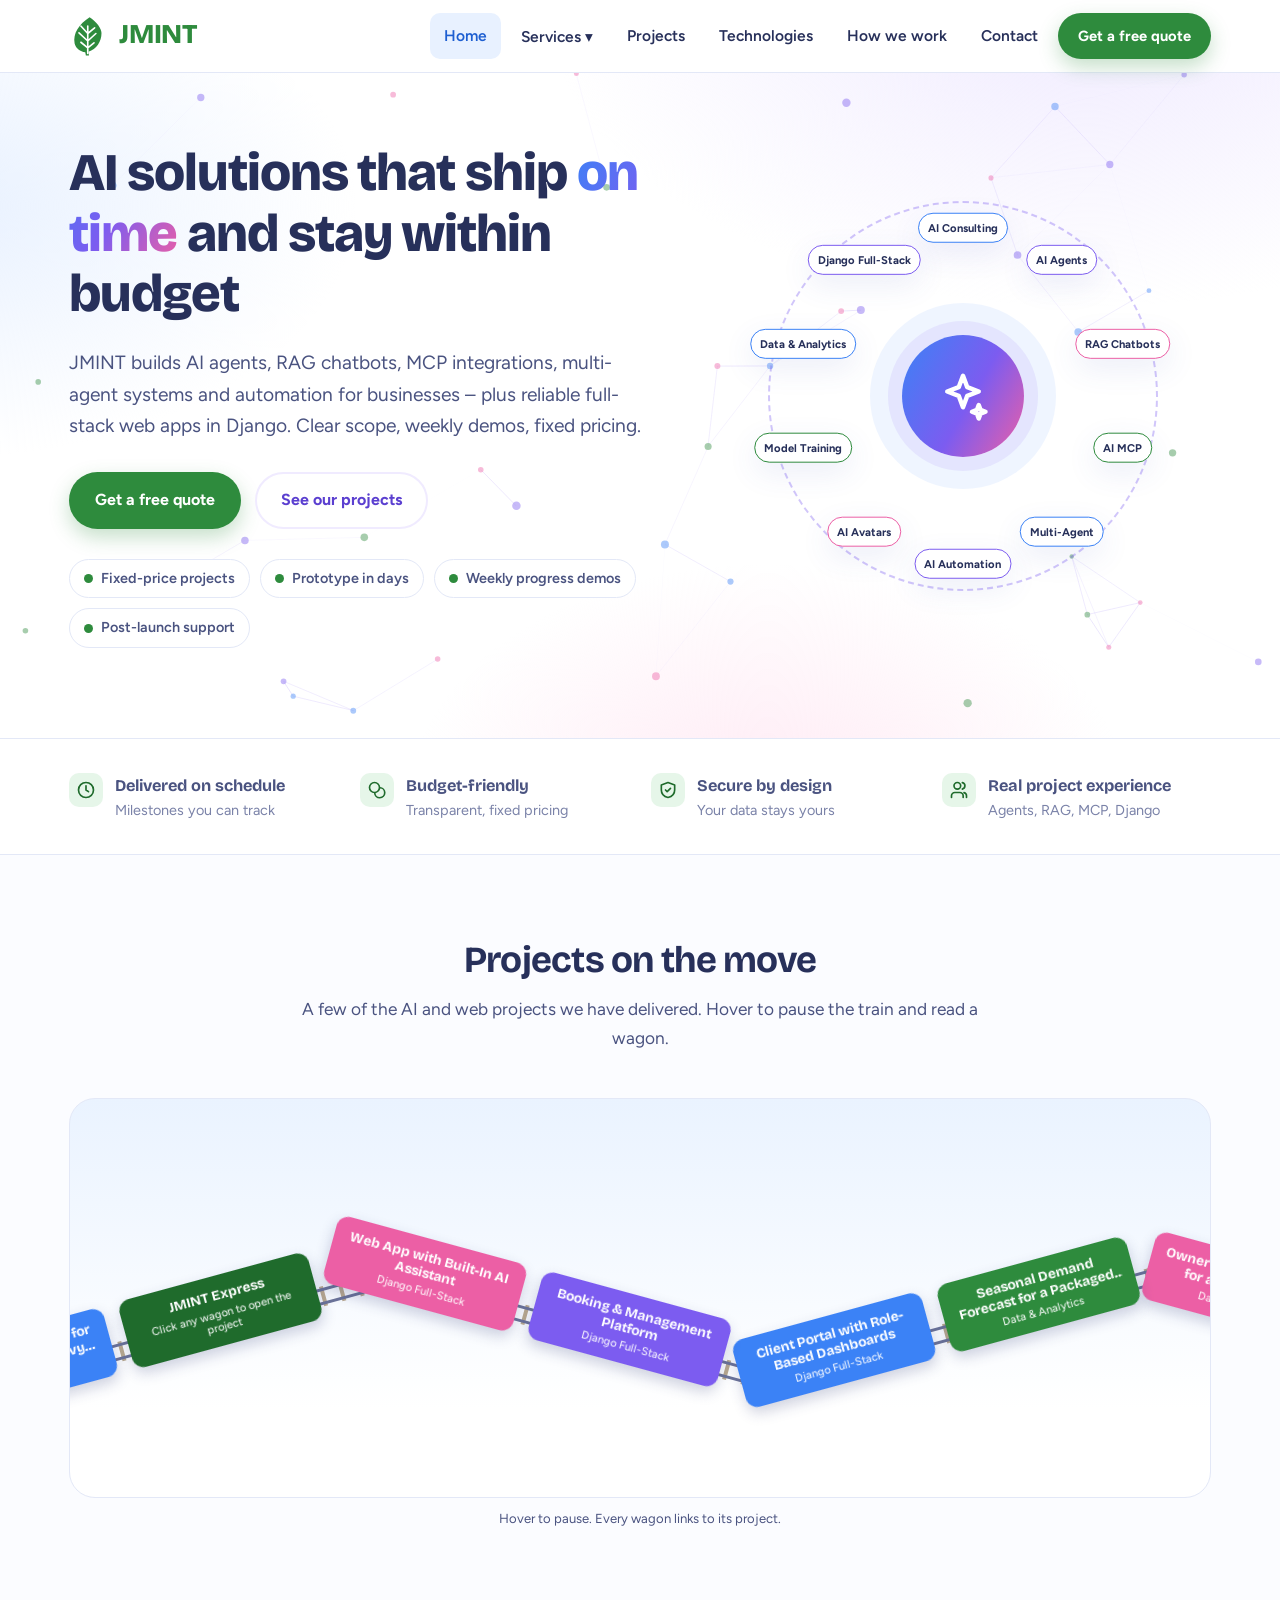
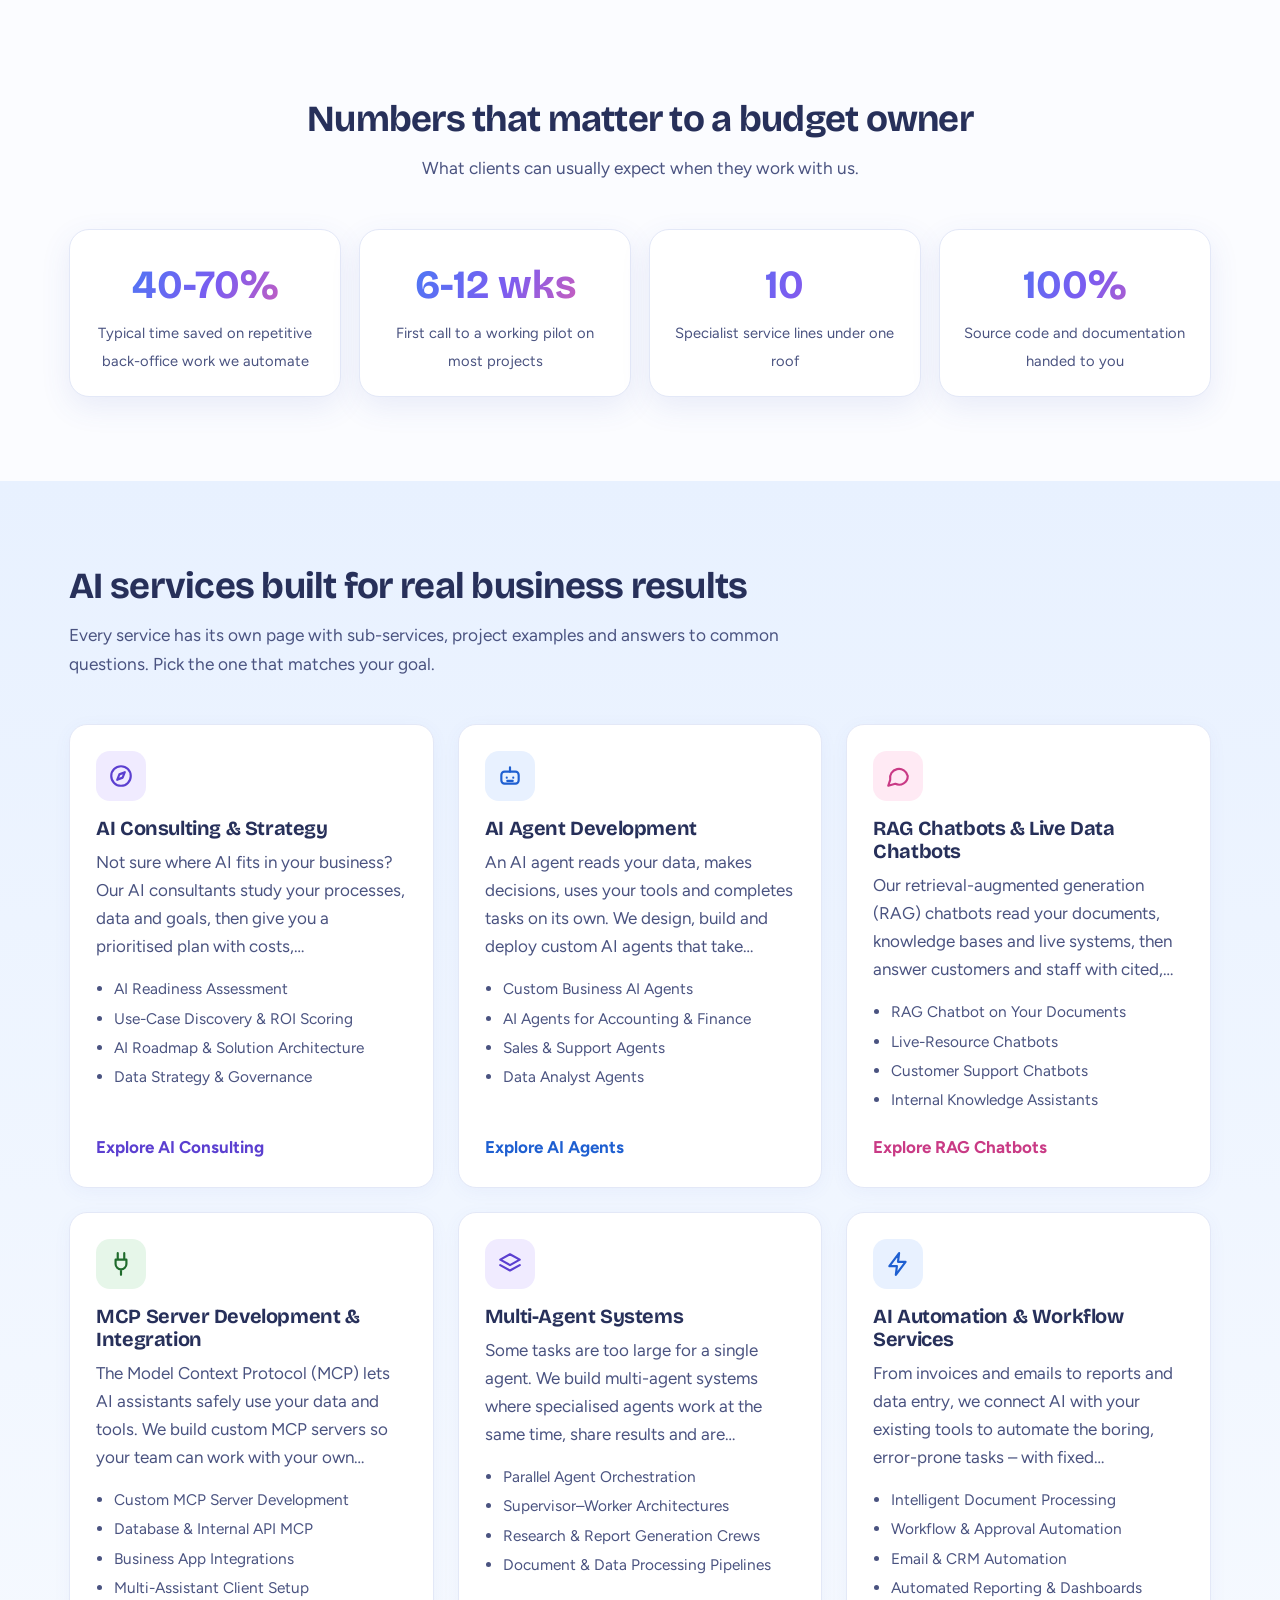
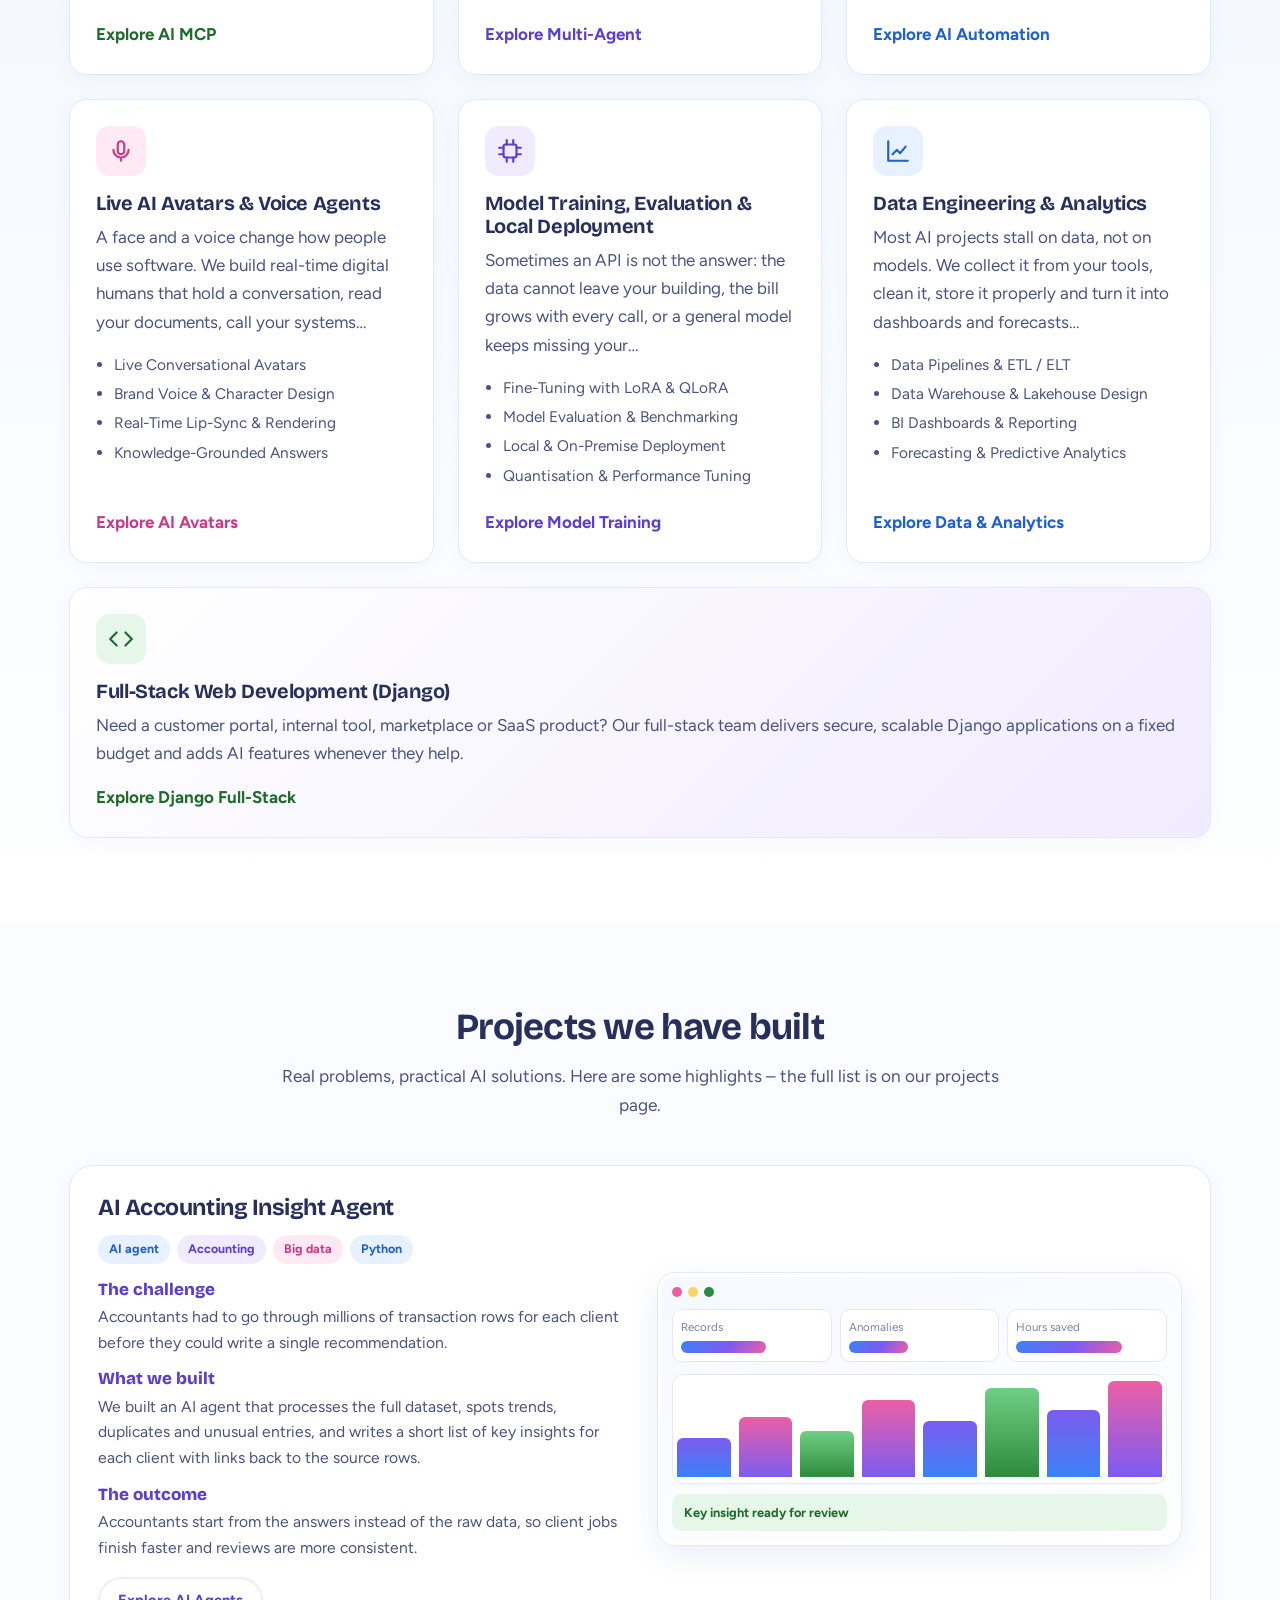
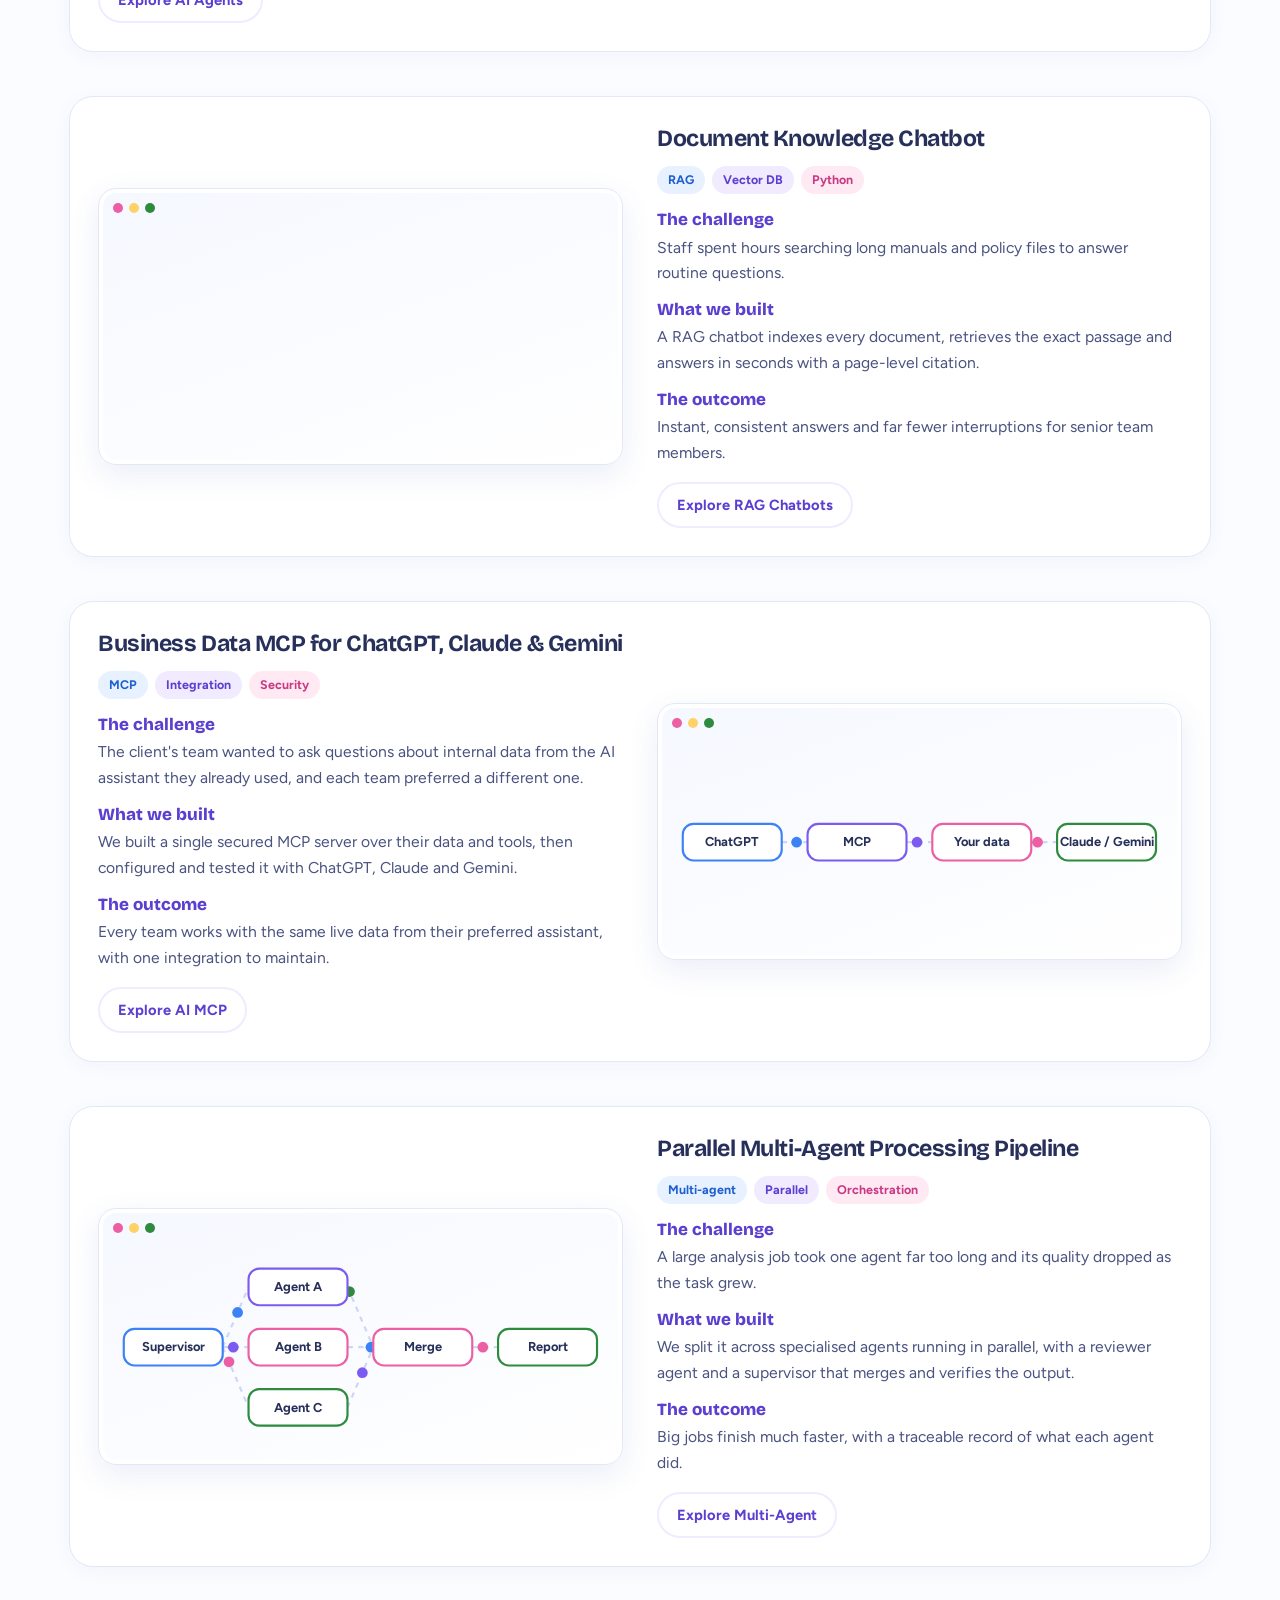
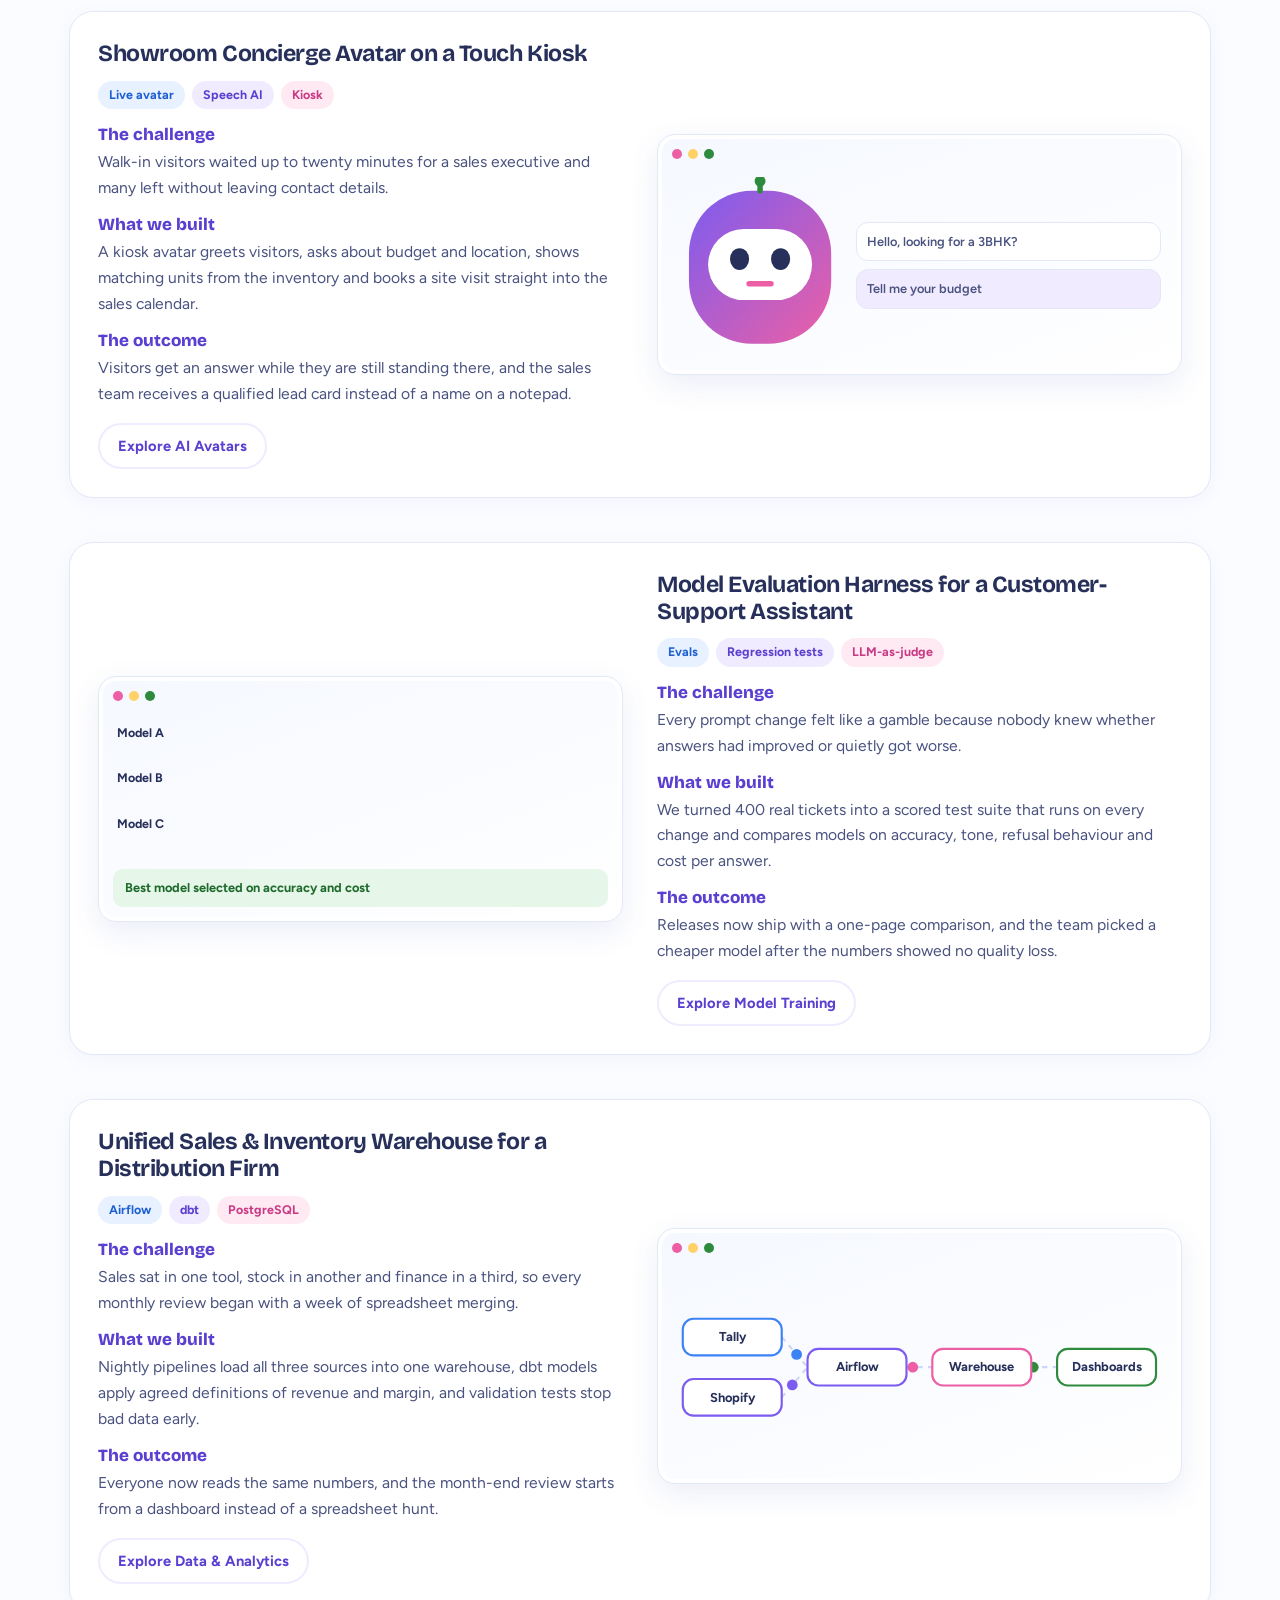
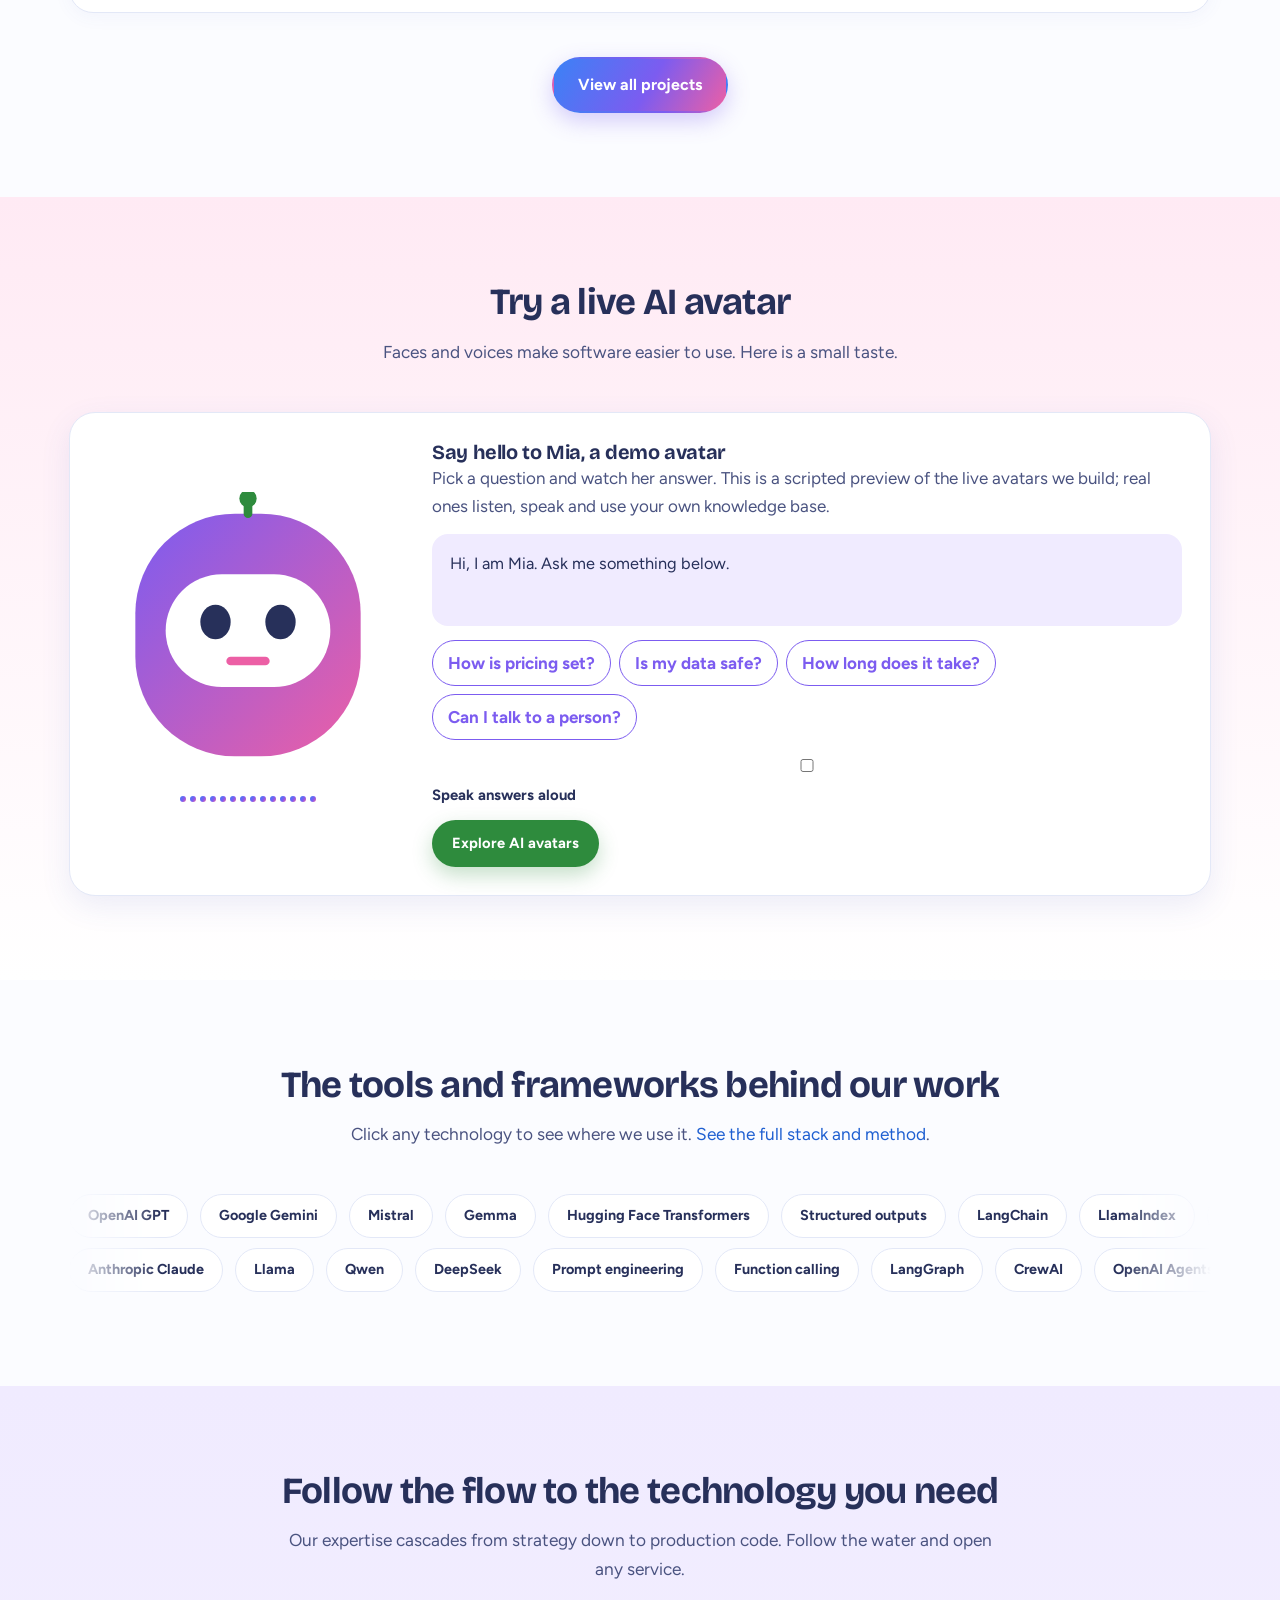
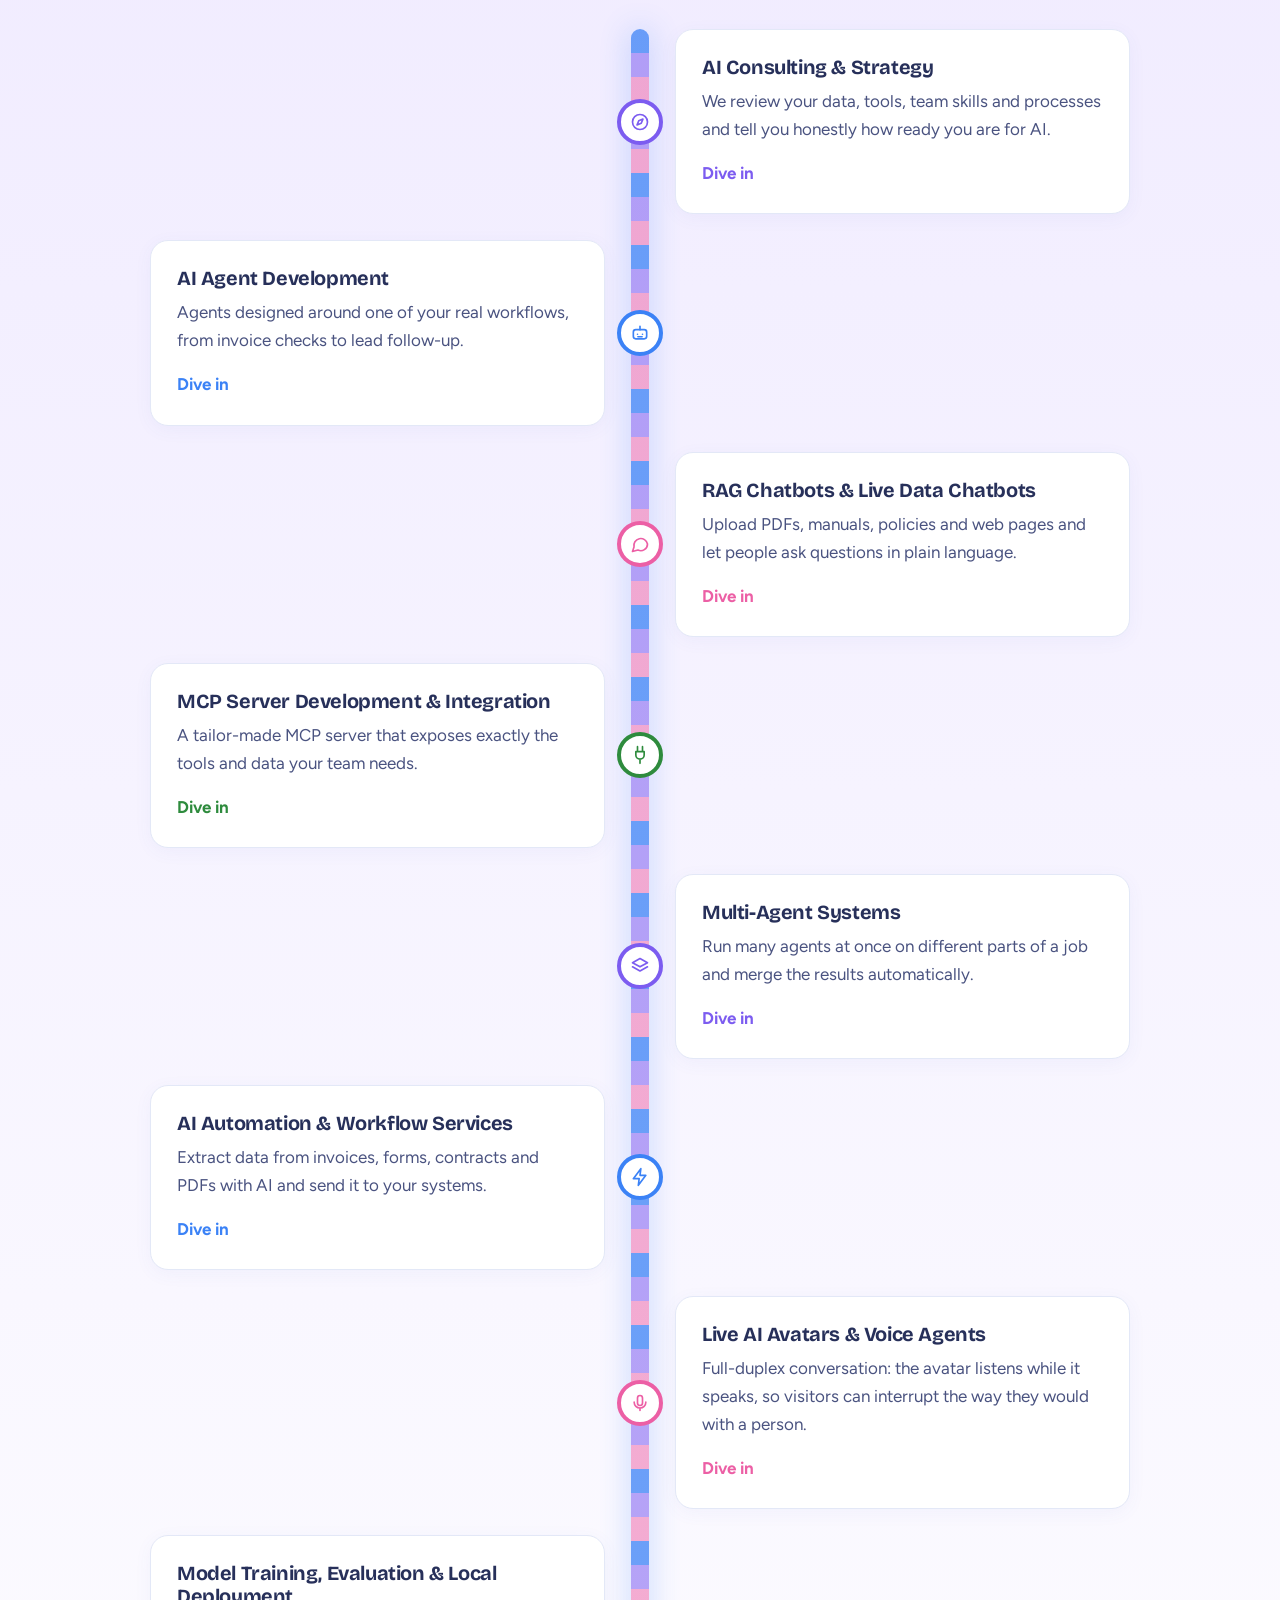
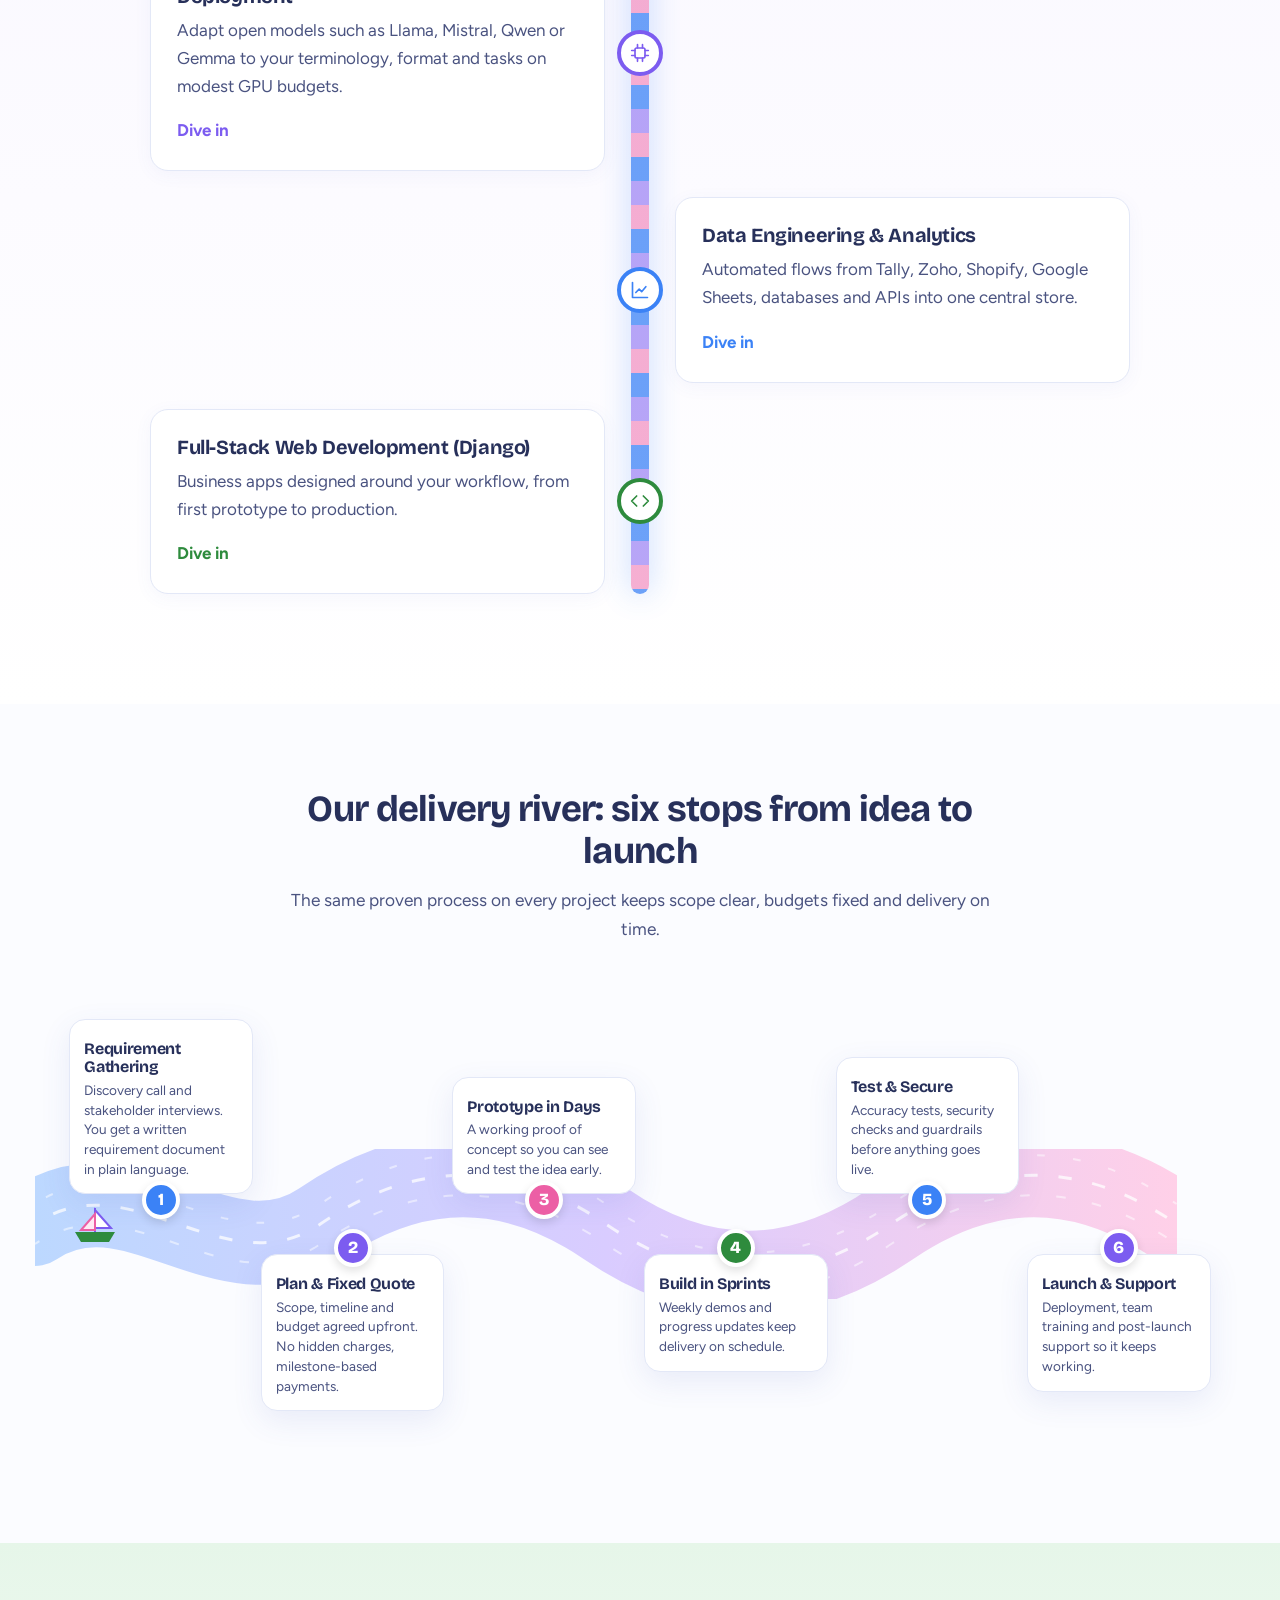
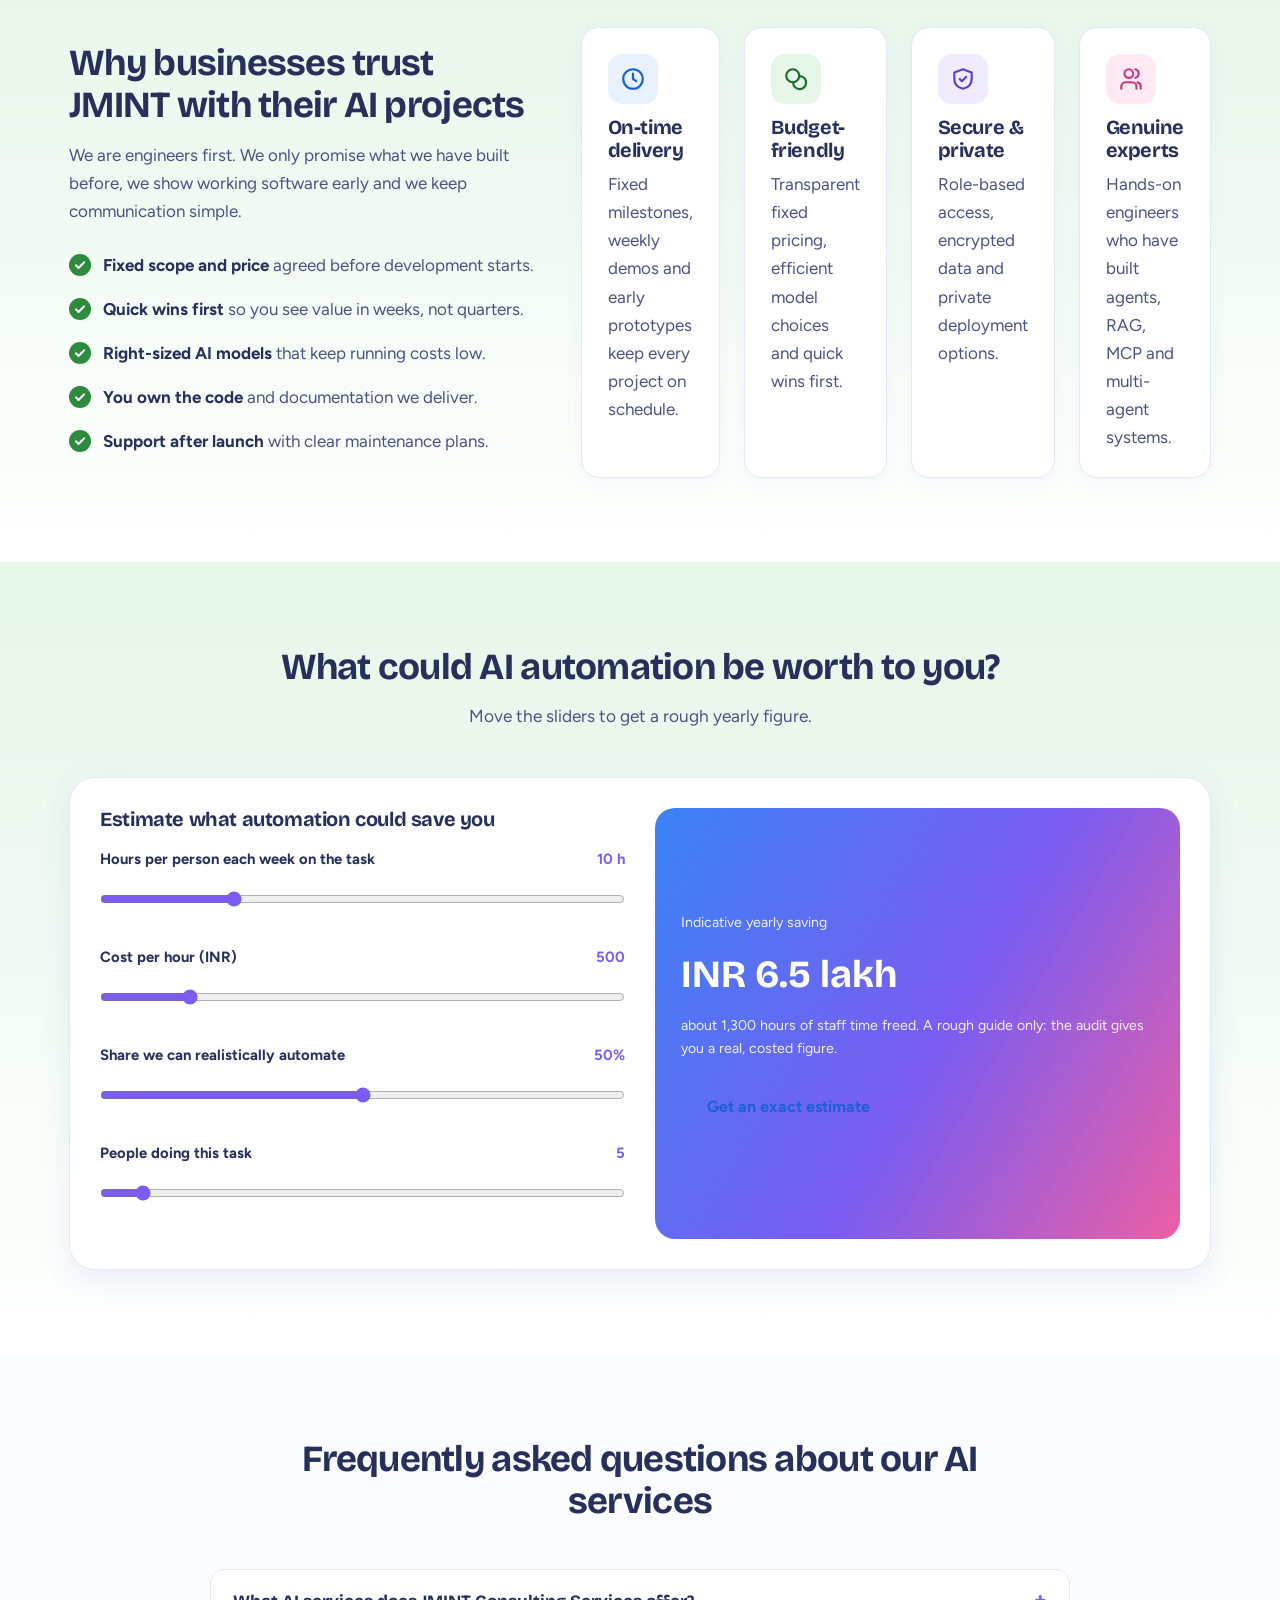
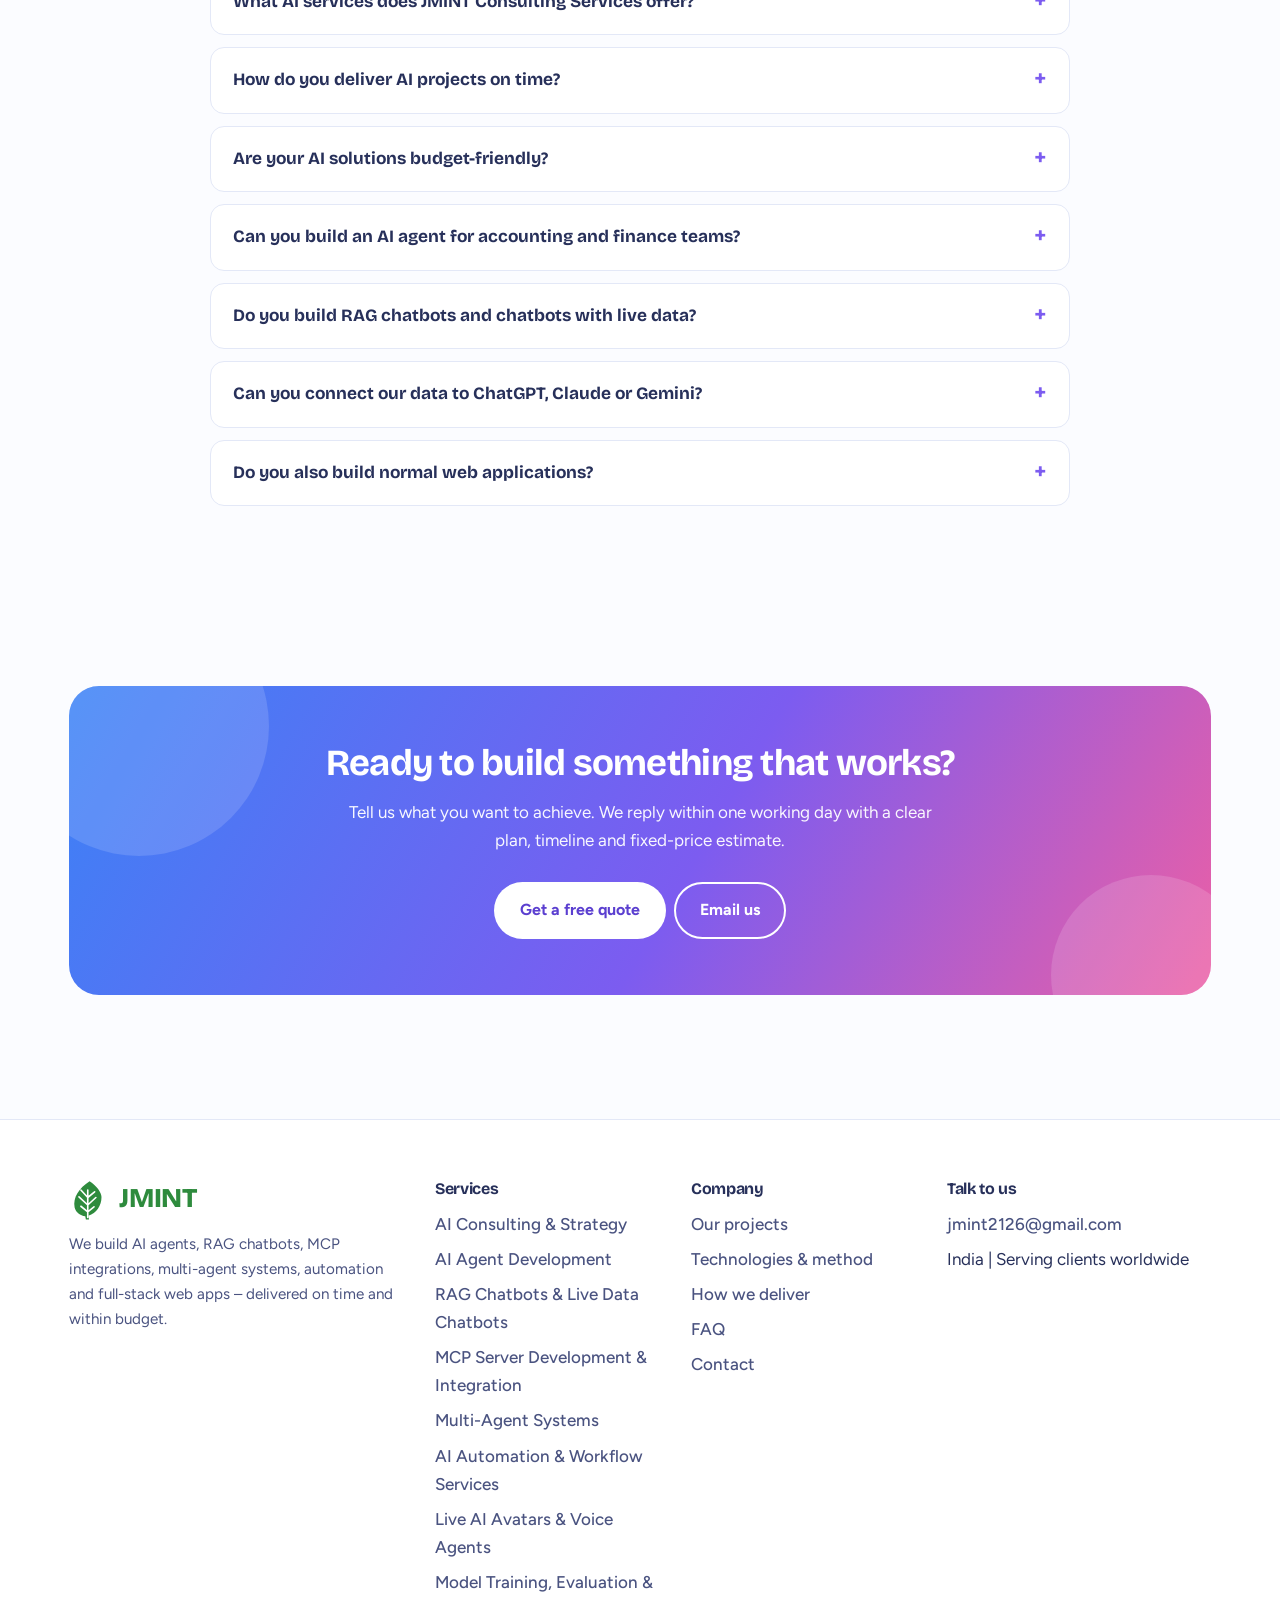
<file: index.html>
<!DOCTYPE html><html lang="en"><head><meta charset="utf-8">
<meta name="viewport" content="width=device-width,initial-scale=1">
<title>JMINT Consulting Services | AI Consulting, AI Agents, RAG Chatbots &amp; MCP Development</title>
<meta name="description" content="AI solutions company: AI consulting, custom AI agent development, RAG chatbots, MCP integration, multi-agent systems, AI automation and Django full-stack apps. On time, budget-friendly.">
<meta name="keywords" content="AI consulting, AI agent development, RAG chatbot, MCP server development, multi-agent systems, AI automation, Django development company">
<meta name="robots" content="index,follow,max-image-preview:large">
<link rel="canonical" href="https://YOUR-USERNAME.github.io/YOUR-REPO/">
<meta property="og:type" content="website"><meta property="og:title" content="JMINT Consulting Services | AI Consulting, AI Agents, RAG Chatbots &amp; MCP Development"><meta property="og:description" content="AI solutions company: AI consulting, custom AI agent development, RAG chatbots, MCP integration, multi-agent systems, AI automation and Django full-stack apps. On time, budget-friendly."><meta property="og:url" content="https://YOUR-USERNAME.github.io/YOUR-REPO/"><meta property="og:site_name" content="JMINT Consulting Services">
<meta name="twitter:card" content="summary"><meta name="theme-color" content="#2e8b3d">
<link rel="icon" href="assets/favicon.svg" type="image/svg+xml">
<link rel="preconnect" href="https://fonts.googleapis.com"><link rel="preconnect" href="https://fonts.gstatic.com" crossorigin>
<link href="https://fonts.googleapis.com/css2?family=Bricolage+Grotesque:opsz,wght@12..96,500;12..96,700;12..96,800&family=Figtree:wght@400;500;600;700&display=swap" rel="stylesheet">
<link rel="stylesheet" href="css/style.css"><link rel="stylesheet" href="css/extras.css">
<script type="application/ld+json">{"@context": "https://schema.org", "@graph": [{"@type": "Organization", "@id": "https://YOUR-USERNAME.github.io/YOUR-REPO/#org", "name": "JMINT Consulting Services", "alternateName": "JMINT", "url": "https://YOUR-USERNAME.github.io/YOUR-REPO/", "logo": "https://YOUR-USERNAME.github.io/YOUR-REPO/assets/favicon.svg", "email": "jmint2126@gmail.com", "description": "AI consulting, AI agent development, RAG chatbots, MCP server integration, multi-agent systems, AI automation and full-stack Django development."}, {"@type": "WebSite", "@id": "https://YOUR-USERNAME.github.io/YOUR-REPO/#site", "url": "https://YOUR-USERNAME.github.io/YOUR-REPO/", "name": "JMINT Consulting Services", "publisher": {"@id": "https://YOUR-USERNAME.github.io/YOUR-REPO/#org"}}]}</script><script type="application/ld+json">{"@context": "https://schema.org", "@type": "FAQPage", "mainEntity": [{"@type": "Question", "name": "What AI services does JMINT Consulting Services offer?", "acceptedAnswer": {"@type": "Answer", "text": "We offer AI consulting, custom AI agent development, RAG and live-data chatbots, MCP server development and integration, multi-agent systems, AI workflow automation and full-stack Django web development."}}, {"@type": "Question", "name": "How do you deliver AI projects on time?", "acceptedAnswer": {"@type": "Answer", "text": "We follow a fixed-scope process: requirement gathering, a written plan with timeline, a quick working prototype, weekly sprint demos, testing and launch. Delays are caught early because you see progress every week."}}, {"@type": "Question", "name": "Are your AI solutions budget-friendly?", "acceptedAnswer": {"@type": "Answer", "text": "Yes. We quote fixed prices, use milestone payments, pick the most cost-effective models and start with the highest-return use case first, so you pay only for what delivers value."}}, {"@type": "Question", "name": "Can you build an AI agent for accounting and finance teams?", "acceptedAnswer": {"@type": "Answer", "text": "Yes. We built an AI agent that processes very large client datasets and surfaces the key insights an accountant needs, helping them finish jobs faster with traceable results."}}, {"@type": "Question", "name": "Do you build RAG chatbots and chatbots with live data?", "acceptedAnswer": {"@type": "Answer", "text": "Yes. We have built many RAG chatbots on private documents and live-resource chatbots that fetch current information from APIs and approved sources."}}, {"@type": "Question", "name": "Can you connect our data to ChatGPT, Claude or Gemini?", "acceptedAnswer": {"@type": "Answer", "text": "Yes. We build MCP servers that securely connect your data and tools to these assistants, and we have delivered one integration that works across all three."}}, {"@type": "Question", "name": "Do you also build normal web applications?", "acceptedAnswer": {"@type": "Answer", "text": "Yes. We build full-stack web applications, APIs, dashboards and portals in Django, and can add AI features to them."}}]}</script></head><body><header class="site-header"><div class="wrap nav"><a class="brand" href="index.html" aria-label="JMINT Consulting Services home"><svg viewBox="0 0 64 64" aria-hidden="true"><path d="M33 2C16 13 6 28 9 44c2 8 9 13 17 14l1 5h5l-1-6c13-4 21-16 21-30C52 20 44 9 33 2z" fill="#2e8b3d"/><path d="M30 60V16M30 28l-11-12M30 28l11-9M30 40l-14-13M30 40l13-12M30 51l-11-9M30 51l10-8" stroke="#fff" stroke-width="2.6" stroke-linecap="round" fill="none"/></svg><span><b>JMINT</b></span></a>
<button class="burger" aria-label="Open menu" aria-expanded="false"><svg viewBox="0 0 24 24" fill="none" stroke="currentColor" stroke-width="2" stroke-linecap="round" stroke-linejoin="round" aria-hidden="true" ><path d="M4 7h16M4 12h16M4 17h16"/></svg></button>
<ul class="menu">
<li><a class="top active" href="index.html">Home</a></li>
<li class="has-dd"><button class="top" aria-haspopup="true" aria-expanded="false">Services &#9662;</button><ul class="dd"><li><a href="ai-consulting.html"><i><svg viewBox="0 0 24 24" fill="none" stroke="currentColor" stroke-width="2" stroke-linecap="round" stroke-linejoin="round" aria-hidden="true" ><circle cx="12" cy="12" r="9"/><path d="M15.5 8.5l-2 5-5 2 2-5z"/></svg></i>AI Consulting &amp; Strategy</a></li><li><a href="ai-agent-development.html"><i><svg viewBox="0 0 24 24" fill="none" stroke="currentColor" stroke-width="2" stroke-linecap="round" stroke-linejoin="round" aria-hidden="true" ><rect x="4" y="8" width="16" height="11" rx="3"/><path d="M12 8V4M9 13.5h.01M15 13.5h.01M9.5 16.5h5"/></svg></i>AI Agent Development</a></li><li><a href="rag-chatbot-development.html"><i><svg viewBox="0 0 24 24" fill="none" stroke="currentColor" stroke-width="2" stroke-linecap="round" stroke-linejoin="round" aria-hidden="true" ><path d="M21 12a8 8 0 0 1-11.5 7.2L3 21l1.8-5.5A8 8 0 1 1 21 12z"/></svg></i>RAG Chatbots &amp; Live Data Chatbots</a></li><li><a href="mcp-server-development.html"><i><svg viewBox="0 0 24 24" fill="none" stroke="currentColor" stroke-width="2" stroke-linecap="round" stroke-linejoin="round" aria-hidden="true" ><path d="M9 2v6M15 2v6M7 8h10v4a5 5 0 0 1-10 0zM12 17v5"/></svg></i>MCP Server Development &amp; Integration</a></li><li><a href="multi-agent-systems.html"><i><svg viewBox="0 0 24 24" fill="none" stroke="currentColor" stroke-width="2" stroke-linecap="round" stroke-linejoin="round" aria-hidden="true" ><path d="M12 3l9 5-9 5-9-5z"/><path d="M3 13l9 5 9-5"/></svg></i>Multi-Agent Systems</a></li><li><a href="ai-automation-services.html"><i><svg viewBox="0 0 24 24" fill="none" stroke="currentColor" stroke-width="2" stroke-linecap="round" stroke-linejoin="round" aria-hidden="true" ><path d="M13 2L4 14h7l-1 8 9-12h-7z"/></svg></i>AI Automation &amp; Workflow Services</a></li><li><a href="ai-avatar-voice-agents.html"><i><svg viewBox="0 0 24 24" fill="none" stroke="currentColor" stroke-width="2" stroke-linecap="round" stroke-linejoin="round" aria-hidden="true" ><rect x="9" y="3" width="6" height="12" rx="3"/><path d="M5 11a7 7 0 0 0 14 0M12 18v3"/></svg></i>Live AI Avatars &amp; Voice Agents</a></li><li><a href="ml-model-training-deployment.html"><i><svg viewBox="0 0 24 24" fill="none" stroke="currentColor" stroke-width="2" stroke-linecap="round" stroke-linejoin="round" aria-hidden="true" ><rect x="6" y="6" width="12" height="12" rx="2"/><path d="M9 2v4M15 2v4M9 18v4M15 18v4M2 9h4M2 15h4M18 9h4M18 15h4"/></svg></i>Model Training, Evaluation &amp; Local Deployment</a></li><li><a href="data-engineering-analytics.html"><i><svg viewBox="0 0 24 24" fill="none" stroke="currentColor" stroke-width="2" stroke-linecap="round" stroke-linejoin="round" aria-hidden="true" ><path d="M3 3v18h18M7 15l4-4 3 3 5-6"/></svg></i>Data Engineering &amp; Analytics</a></li><li><a href="django-fullstack-development.html"><i><svg viewBox="0 0 24 24" fill="none" stroke="currentColor" stroke-width="2" stroke-linecap="round" stroke-linejoin="round" aria-hidden="true" ><path d="M16 18l6-6-6-6M8 6l-6 6 6 6"/></svg></i>Full-Stack Web Development (Django)</a></li></ul></li>
<li><a class="top" href="projects.html">Projects</a></li>
<li><a class="top" href="technologies.html">Technologies</a></li>
<li><a class="top" href="index.html#process">How we work</a></li>
<li><a class="top" href="contact.html">Contact</a></li>
<li><a class="btn btn-primary btn-sm" href="contact.html">Get a free quote</a></li>
</ul></div></header><main><section class="hero"><canvas id="net"></canvas><div class="wrap"><div>
<h1>AI solutions that ship <span class="g-text">on time</span> and stay within budget</h1>
<p class="lead">JMINT builds AI agents, RAG chatbots, MCP integrations, multi-agent systems and automation for businesses – plus reliable full-stack web apps in Django. Clear scope, weekly demos, fixed pricing.</p>
<div class="hero-cta"><a class="btn btn-primary" href="contact.html">Get a free quote</a><a class="btn btn-ghost" href="projects.html">See our projects</a></div>
<ul class="assure"><li>Fixed-price projects</li><li>Prototype in days</li><li>Weekly progress demos</li><li>Post-launch support</li></ul></div>
<div class="orbit dense"><div class="ring"><div class="chip" style="--a:0deg"><a href="ai-consulting.html" style="--c:var(--blue)"><span style="--c:var(--blue)">AI Consulting</span></a></div><div class="chip" style="--a:36deg"><a href="ai-agent-development.html" style="--c:var(--violet)"><span style="--c:var(--violet)">AI Agents</span></a></div><div class="chip" style="--a:72deg"><a href="rag-chatbot-development.html" style="--c:var(--pink)"><span style="--c:var(--pink)">RAG Chatbots</span></a></div><div class="chip" style="--a:108deg"><a href="mcp-server-development.html" style="--c:var(--leaf)"><span style="--c:var(--leaf)">AI MCP</span></a></div><div class="chip" style="--a:144deg"><a href="multi-agent-systems.html" style="--c:var(--blue)"><span style="--c:var(--blue)">Multi-Agent</span></a></div><div class="chip" style="--a:180deg"><a href="ai-automation-services.html" style="--c:var(--violet)"><span style="--c:var(--violet)">AI Automation</span></a></div><div class="chip" style="--a:216deg"><a href="ai-avatar-voice-agents.html" style="--c:var(--pink)"><span style="--c:var(--pink)">AI Avatars</span></a></div><div class="chip" style="--a:252deg"><a href="ml-model-training-deployment.html" style="--c:var(--leaf)"><span style="--c:var(--leaf)">Model Training</span></a></div><div class="chip" style="--a:288deg"><a href="data-engineering-analytics.html" style="--c:var(--blue)"><span style="--c:var(--blue)">Data &amp; Analytics</span></a></div><div class="chip" style="--a:324deg"><a href="django-fullstack-development.html" style="--c:var(--violet)"><span style="--c:var(--violet)">Django Full-Stack</span></a></div></div><div class="core"><svg viewBox="0 0 24 24" fill="none" stroke="currentColor" stroke-width="2" stroke-linecap="round" stroke-linejoin="round" aria-hidden="true" ><path d="M12 3l1.9 5.1L19 10l-5.1 1.9L12 17l-1.9-5.1L5 10l5.1-1.9zM19 16l.8 2.2L22 19l-2.2.8L19 22l-.8-2.2L16 19l2.2-.8z"/></svg></div></div></div></section>
<div class="strip"><div class="wrap">
<div><svg viewBox="0 0 24 24" fill="none" stroke="currentColor" stroke-width="2" stroke-linecap="round" stroke-linejoin="round" aria-hidden="true" ><circle cx="12" cy="12" r="9"/><path d="M12 7v5l3 2"/></svg><p><b>Delivered on schedule</b><span>Milestones you can track</span></p></div>
<div><svg viewBox="0 0 24 24" fill="none" stroke="currentColor" stroke-width="2" stroke-linecap="round" stroke-linejoin="round" aria-hidden="true" ><circle cx="9" cy="9" r="6"/><path d="M15.5 9.3A6 6 0 1 1 9.3 15.5"/></svg><p><b>Budget-friendly</b><span>Transparent, fixed pricing</span></p></div>
<div><svg viewBox="0 0 24 24" fill="none" stroke="currentColor" stroke-width="2" stroke-linecap="round" stroke-linejoin="round" aria-hidden="true" ><path d="M12 3l8 3v6c0 5-3.5 8-8 9-4.5-1-8-4-8-9V6z"/><path d="M9 12l2 2 4-4"/></svg><p><b>Secure by design</b><span>Your data stays yours</span></p></div>
<div><svg viewBox="0 0 24 24" fill="none" stroke="currentColor" stroke-width="2" stroke-linecap="round" stroke-linejoin="round" aria-hidden="true" ><path d="M17 21v-2a4 4 0 0 0-4-4H7a4 4 0 0 0-4 4v2"/><circle cx="10" cy="7" r="4"/><path d="M21 21v-2a4 4 0 0 0-3-3.9M16 3.1a4 4 0 0 1 0 7.8"/></svg><p><b>Real project experience</b><span>Agents, RAG, MCP, Django</span></p></div></div></div>

<section><div class="wrap"><div class="sec-head center rv"><h2>Projects on the move</h2><p>A few of the AI and web projects we have delivered. Hover to pause the train and read a wagon.</p></div><div class="rail-scene" aria-label="Animated train carrying our projects along a zig-zag track"><svg class="track" aria-hidden="true"></svg><div class="cars"><a class="wagon eng" href="projects.html"><b>JMINT Express</b><small>Click any wagon to open the project</small></a><a class="wagon c0" href="projects.html#audit" title="AI Opportunity Audit for an Operations-Heavy Business"><b>AI Opportunity Audit for an Operations-Heavy Business</b><small>AI Consulting</small></a><a class="wagon c1" href="projects.html#roadmap" title="Data-to-AI Roadmap for a Growing Services Firm"><b>Data-to-AI Roadmap for a Growing Services Firm</b><small>AI Consulting</small></a><a class="wagon c2" href="projects.html#accounting-agent" title="AI Accounting Insight Agent"><b>AI Accounting Insight Agent</b><small>AI Agents</small></a><a class="wagon c3" href="projects.html#lead-agent" title="Lead Qualification &amp; Follow-up Agent"><b>Lead Qualification &amp; Follow-up Agent</b><small>AI Agents</small></a><a class="wagon c0" href="projects.html#support-triage" title="Support Ticket Triage Agent"><b>Support Ticket Triage Agent</b><small>AI Agents</small></a><a class="wagon c1" href="projects.html#rag-docs" title="Document Knowledge Chatbot"><b>Document Knowledge Chatbot</b><small>RAG Chatbots</small></a><a class="wagon c2" href="projects.html#live-chat" title="Live-Resource Chatbot"><b>Live-Resource Chatbot</b><small>RAG Chatbots</small></a><a class="wagon c3" href="projects.html#hr-bot" title="Internal HR &amp; Policy Assistant"><b>Internal HR &amp; Policy Assistant</b><small>RAG Chatbots</small></a><a class="wagon c0" href="projects.html#mcp-multi" title="Business Data MCP for ChatGPT, Claude &amp; Gemini"><b>Business Data MCP for ChatGPT, Claude &amp; Gemini</b><small>AI MCP</small></a><a class="wagon c1" href="projects.html#mcp-crm" title="CRM &amp; Ticketing MCP Connector"><b>CRM &amp; Ticketing MCP Connector</b><small>AI MCP</small></a><a class="wagon c2" href="projects.html#parallel-agents" title="Parallel Multi-Agent Processing Pipeline"><b>Parallel Multi-Agent Processing Pipeline</b><small>Multi-Agent</small></a><a class="wagon c3" href="projects.html#research-crew" title="Market &amp; Competitor Research Crew"><b>Market &amp; Competitor Research Crew</b><small>Multi-Agent</small></a><a class="wagon c0" href="projects.html#invoice-auto" title="Invoice &amp; Document Extraction Automation"><b>Invoice &amp; Document Extraction Automation</b><small>AI Automation</small></a><a class="wagon c1" href="projects.html#report-auto" title="Automated Business Reporting"><b>Automated Business Reporting</b><small>AI Automation</small></a><a class="wagon c2" href="projects.html#lead-enrich" title="Lead Capture &amp; Enrichment Workflow"><b>Lead Capture &amp; Enrichment Workflow</b><small>AI Automation</small></a><a class="wagon c3" href="projects.html#avatar-concierge" title="Showroom Concierge Avatar on a Touch Kiosk"><b>Showroom Concierge Avatar on a Touch Kiosk</b><small>AI Avatars</small></a><a class="wagon c0" href="projects.html#avatar-tutor" title="Spoken-English Practice Partner for a Training Institute"><b>Spoken-English Practice Partner for a Training Institute</b><small>AI Avatars</small></a><a class="wagon c1" href="projects.html#avatar-sales-sim" title="Difficult-Customer Role-Play Simulator for Sales Teams"><b>Difficult-Customer Role-Play Simulator for Sales Teams</b><small>AI Avatars</small></a><a class="wagon c2" href="projects.html#ft-legal" title="Domain-Tuned Model for Contract Clause Extraction"><b>Domain-Tuned Model for Contract Clause Extraction</b><small>Model Training</small></a><a class="wagon c3" href="projects.html#eval-harness" title="Model Evaluation Harness for a Customer-Support Assistant"><b>Model Evaluation Harness for a Customer-Support Assistant</b><small>Model Training</small></a><a class="wagon c0" href="projects.html#local-llm" title="Private On-Premise LLM for a Healthcare Back Office"><b>Private On-Premise LLM for a Healthcare Back Office</b><small>Model Training</small></a><a class="wagon c1" href="projects.html#elt-warehouse" title="Unified Sales &amp; Inventory Warehouse for a Distribution Firm"><b>Unified Sales &amp; Inventory Warehouse for a Distribution Firm</b><small>Data &amp; Analytics</small></a><a class="wagon c2" href="projects.html#bi-owner" title="Owner&#x27;s Daily Dashboard for a Multi-Branch Retailer"><b>Owner&#x27;s Daily Dashboard for a Multi-Branch Retailer</b><small>Data &amp; Analytics</small></a><a class="wagon c3" href="projects.html#forecast-demand" title="Seasonal Demand Forecast for a Packaged-Foods Brand"><b>Seasonal Demand Forecast for a Packaged-Foods Brand</b><small>Data &amp; Analytics</small></a><a class="wagon c0" href="projects.html#portal" title="Client Portal with Role-Based Dashboards"><b>Client Portal with Role-Based Dashboards</b><small>Django Full-Stack</small></a><a class="wagon c1" href="projects.html#booking" title="Booking &amp; Management Platform"><b>Booking &amp; Management Platform</b><small>Django Full-Stack</small></a><a class="wagon c2" href="projects.html#ai-web" title="Web App with Built-In AI Assistant"><b>Web App with Built-In AI Assistant</b><small>Django Full-Stack</small></a></div></div><p class="rail-hint">Hover to pause. Every wagon links to its project.</p></div></section>

<section><div class="wrap"><div class="sec-head center rv"><h2>Numbers that matter to a budget owner</h2><p>What clients can usually expect when they work with us.</p></div><div class="stats"><div class="stat rv"><b>40-70%</b><span>Typical time saved on repetitive back-office work we automate</span></div><div class="stat rv"><b>6-12 wks</b><span>First call to a working pilot on most projects</span></div><div class="stat rv"><b>10</b><span>Specialist service lines under one roof</span></div><div class="stat rv"><b>100%</b><span>Source code and documentation handed to you</span></div></div></div></section>

<section class="tint-blue" id="services"><div class="wrap"><div class="sec-head rv"><h2>AI services built for real business results</h2><p>Every service has its own page with sub-services, project examples and answers to common questions. Pick the one that matches your goal.</p></div>
<div class="grid g3"><a class="card svc-card rv c-violet" href="ai-consulting.html"><div class="ico"><svg viewBox="0 0 24 24" fill="none" stroke="currentColor" stroke-width="2" stroke-linecap="round" stroke-linejoin="round" aria-hidden="true" ><circle cx="12" cy="12" r="9"/><path d="M15.5 8.5l-2 5-5 2 2-5z"/></svg></div><h3>AI Consulting &amp; Strategy</h3><p>Not sure where AI fits in your business? Our AI consultants study your processes, data and goals, then give you a prioritised plan with costs,…</p><ul><li>AI Readiness Assessment</li><li>Use-Case Discovery &amp; ROI Scoring</li><li>AI Roadmap &amp; Solution Architecture</li><li>Data Strategy &amp; Governance</li></ul><span class="more">Explore AI Consulting</span></a><a class="card svc-card rv c-blue" href="ai-agent-development.html"><div class="ico"><svg viewBox="0 0 24 24" fill="none" stroke="currentColor" stroke-width="2" stroke-linecap="round" stroke-linejoin="round" aria-hidden="true" ><rect x="4" y="8" width="16" height="11" rx="3"/><path d="M12 8V4M9 13.5h.01M15 13.5h.01M9.5 16.5h5"/></svg></div><h3>AI Agent Development</h3><p>An AI agent reads your data, makes decisions, uses your tools and completes tasks on its own. We design, build and deploy custom AI agents that take…</p><ul><li>Custom Business AI Agents</li><li>AI Agents for Accounting &amp; Finance</li><li>Sales &amp; Support Agents</li><li>Data Analyst Agents</li></ul><span class="more">Explore AI Agents</span></a><a class="card svc-card rv c-pink" href="rag-chatbot-development.html"><div class="ico"><svg viewBox="0 0 24 24" fill="none" stroke="currentColor" stroke-width="2" stroke-linecap="round" stroke-linejoin="round" aria-hidden="true" ><path d="M21 12a8 8 0 0 1-11.5 7.2L3 21l1.8-5.5A8 8 0 1 1 21 12z"/></svg></div><h3>RAG Chatbots &amp; Live Data Chatbots</h3><p>Our retrieval-augmented generation (RAG) chatbots read your documents, knowledge bases and live systems, then answer customers and staff with cited,…</p><ul><li>RAG Chatbot on Your Documents</li><li>Live-Resource Chatbots</li><li>Customer Support Chatbots</li><li>Internal Knowledge Assistants</li></ul><span class="more">Explore RAG Chatbots</span></a><a class="card svc-card rv c-green" href="mcp-server-development.html"><div class="ico"><svg viewBox="0 0 24 24" fill="none" stroke="currentColor" stroke-width="2" stroke-linecap="round" stroke-linejoin="round" aria-hidden="true" ><path d="M9 2v6M15 2v6M7 8h10v4a5 5 0 0 1-10 0zM12 17v5"/></svg></div><h3>MCP Server Development &amp; Integration</h3><p>The Model Context Protocol (MCP) lets AI assistants safely use your data and tools. We build custom MCP servers so your team can work with your own…</p><ul><li>Custom MCP Server Development</li><li>Database &amp; Internal API MCP</li><li>Business App Integrations</li><li>Multi-Assistant Client Setup</li></ul><span class="more">Explore AI MCP</span></a><a class="card svc-card rv c-violet" href="multi-agent-systems.html"><div class="ico"><svg viewBox="0 0 24 24" fill="none" stroke="currentColor" stroke-width="2" stroke-linecap="round" stroke-linejoin="round" aria-hidden="true" ><path d="M12 3l9 5-9 5-9-5z"/><path d="M3 13l9 5 9-5"/></svg></div><h3>Multi-Agent Systems</h3><p>Some tasks are too large for a single agent. We build multi-agent systems where specialised agents work at the same time, share results and are…</p><ul><li>Parallel Agent Orchestration</li><li>Supervisor–Worker Architectures</li><li>Research &amp; Report Generation Crews</li><li>Document &amp; Data Processing Pipelines</li></ul><span class="more">Explore Multi-Agent</span></a><a class="card svc-card rv c-blue" href="ai-automation-services.html"><div class="ico"><svg viewBox="0 0 24 24" fill="none" stroke="currentColor" stroke-width="2" stroke-linecap="round" stroke-linejoin="round" aria-hidden="true" ><path d="M13 2L4 14h7l-1 8 9-12h-7z"/></svg></div><h3>AI Automation &amp; Workflow Services</h3><p>From invoices and emails to reports and data entry, we connect AI with your existing tools to automate the boring, error-prone tasks – with fixed…</p><ul><li>Intelligent Document Processing</li><li>Workflow &amp; Approval Automation</li><li>Email &amp; CRM Automation</li><li>Automated Reporting &amp; Dashboards</li></ul><span class="more">Explore AI Automation</span></a><a class="card svc-card rv c-pink" href="ai-avatar-voice-agents.html"><div class="ico"><svg viewBox="0 0 24 24" fill="none" stroke="currentColor" stroke-width="2" stroke-linecap="round" stroke-linejoin="round" aria-hidden="true" ><rect x="9" y="3" width="6" height="12" rx="3"/><path d="M5 11a7 7 0 0 0 14 0M12 18v3"/></svg></div><h3>Live AI Avatars &amp; Voice Agents</h3><p>A face and a voice change how people use software. We build real-time digital humans that hold a conversation, read your documents, call your systems…</p><ul><li>Live Conversational Avatars</li><li>Brand Voice &amp; Character Design</li><li>Real-Time Lip-Sync &amp; Rendering</li><li>Knowledge-Grounded Answers</li></ul><span class="more">Explore AI Avatars</span></a><a class="card svc-card rv c-violet" href="ml-model-training-deployment.html"><div class="ico"><svg viewBox="0 0 24 24" fill="none" stroke="currentColor" stroke-width="2" stroke-linecap="round" stroke-linejoin="round" aria-hidden="true" ><rect x="6" y="6" width="12" height="12" rx="2"/><path d="M9 2v4M15 2v4M9 18v4M15 18v4M2 9h4M2 15h4M18 9h4M18 15h4"/></svg></div><h3>Model Training, Evaluation &amp; Local Deployment</h3><p>Sometimes an API is not the answer: the data cannot leave your building, the bill grows with every call, or a general model keeps missing your…</p><ul><li>Fine-Tuning with LoRA &amp; QLoRA</li><li>Model Evaluation &amp; Benchmarking</li><li>Local &amp; On-Premise Deployment</li><li>Quantisation &amp; Performance Tuning</li></ul><span class="more">Explore Model Training</span></a><a class="card svc-card rv c-blue" href="data-engineering-analytics.html"><div class="ico"><svg viewBox="0 0 24 24" fill="none" stroke="currentColor" stroke-width="2" stroke-linecap="round" stroke-linejoin="round" aria-hidden="true" ><path d="M3 3v18h18M7 15l4-4 3 3 5-6"/></svg></div><h3>Data Engineering &amp; Analytics</h3><p>Most AI projects stall on data, not on models. We collect it from your tools, clean it, store it properly and turn it into dashboards and forecasts…</p><ul><li>Data Pipelines &amp; ETL / ELT</li><li>Data Warehouse &amp; Lakehouse Design</li><li>BI Dashboards &amp; Reporting</li><li>Forecasting &amp; Predictive Analytics</li></ul><span class="more">Explore Data &amp; Analytics</span></a><a class="card svc-card main rv c-green" href="django-fullstack-development.html" style="grid-column:1/-1"><div class="ico"><svg viewBox="0 0 24 24" fill="none" stroke="currentColor" stroke-width="2" stroke-linecap="round" stroke-linejoin="round" aria-hidden="true" ><path d="M16 18l6-6-6-6M8 6l-6 6 6 6"/></svg></div><h3>Full-Stack Web Development (Django)</h3><p>Need a customer portal, internal tool, marketplace or SaaS product? Our full-stack team delivers secure, scalable Django applications on a fixed budget and adds AI features whenever they help.</p><span class="more">Explore Django Full-Stack</span></a></div></div></section>

<section><div class="wrap"><div class="sec-head center rv"><h2>Projects we have built</h2><p>Real problems, practical AI solutions. Here are some highlights – the full list is on our projects page.</p></div><article class="proj rv" data-cat="ai-agent-development" id="accounting-agent"><div class="mock" role="img" aria-label="Animated analytics dashboard preview"><div class="dots"><i></i><i></i><i></i></div><div class="kpis"><div>Records<b><u></u></b></div><div>Anomalies<b><u></u></b></div><div>Hours saved<b><u></u></b></div></div><div class="bars"><i style="--h:40%"></i><i style="--h:62%"></i><i style="--h:48%"></i><i style="--h:80%"></i><i style="--h:58%"></i><i style="--h:92%"></i><i style="--h:70%"></i><i style="--h:100%"></i></div><div class="insight">Key insight ready for review</div></div>
<div><h3>AI Accounting Insight Agent</h3><div class="tags"><span class="tag">AI agent</span><span class="tag">Accounting</span><span class="tag">Big data</span><span class="tag">Python</span></div>
<dl><dt>The challenge</dt><dd>Accountants had to go through millions of transaction rows for each client before they could write a single recommendation.</dd><dt>What we built</dt><dd>We built an AI agent that processes the full dataset, spots trends, duplicates and unusual entries, and writes a short list of key insights for each client with links back to the source rows.</dd><dt>The outcome</dt><dd>Accountants start from the answers instead of the raw data, so client jobs finish faster and reviews are more consistent.</dd></dl><p style="margin-top:16px"><a class="btn btn-ghost btn-sm" href="ai-agent-development.html">Explore AI Agents</a></p></div></article><article class="proj rv" data-cat="rag-chatbot-development" id="rag-docs"><div class="mock" role="img" aria-label="Animated chatbot conversation preview"><div class="dots"><i></i><i></i><i></i></div><div class="bub u n1">What is the refund period for annual plans?</div><div class="bub b n2">Annual plans can be refunded within 30 days of purchase.<em>Source: Policy.pdf, page 4</em></div><div class="bub u n3">And for monthly plans?</div><div class="bub b n4">Monthly plans are non-refundable after the billing date.<em>Source: Policy.pdf, page 5</em></div></div>
<div><h3>Document Knowledge Chatbot</h3><div class="tags"><span class="tag">RAG</span><span class="tag">Vector DB</span><span class="tag">Python</span></div>
<dl><dt>The challenge</dt><dd>Staff spent hours searching long manuals and policy files to answer routine questions.</dd><dt>What we built</dt><dd>A RAG chatbot indexes every document, retrieves the exact passage and answers in seconds with a page-level citation.</dd><dt>The outcome</dt><dd>Instant, consistent answers and far fewer interruptions for senior team members.</dd></dl><p style="margin-top:16px"><a class="btn btn-ghost btn-sm" href="rag-chatbot-development.html">Explore RAG Chatbots</a></p></div></article><article class="proj rv" data-cat="mcp-server-development" id="mcp-multi"><div class="mock" role="img" aria-label="Animated workflow diagram"><div class="dots"><i></i><i></i><i></i></div><svg class="flow" viewBox="0 0 460 190"><path d="M102 95 L126 95" stroke="#cdd6f5" stroke-width="2" stroke-dasharray="5 5" fill="none"/><circle r="5" fill="#3b82f6"><animateMotion dur="2.4s" begin="0.0s" repeatCount="indefinite" path="M102 95 L126 95"/></circle><path d="M218 95 L242 95" stroke="#cdd6f5" stroke-width="2" stroke-dasharray="5 5" fill="none"/><circle r="5" fill="#7c5cf0"><animateMotion dur="2.4s" begin="0.4s" repeatCount="indefinite" path="M218 95 L242 95"/></circle><path d="M334 95 L358 95" stroke="#cdd6f5" stroke-width="2" stroke-dasharray="5 5" fill="none"/><circle r="5" fill="#ec5fa5"><animateMotion dur="2.4s" begin="0.8s" repeatCount="indefinite" path="M334 95 L358 95"/></circle><rect x="10" y="78" width="92" height="34" rx="10" fill="#fff" stroke="#3b82f6" stroke-width="2"/><text x="56" y="99" text-anchor="middle" font-size="12" font-weight="700" fill="#27305a" font-family="Figtree,sans-serif">ChatGPT</text><rect x="126" y="78" width="92" height="34" rx="10" fill="#fff" stroke="#7c5cf0" stroke-width="2"/><text x="172" y="99" text-anchor="middle" font-size="12" font-weight="700" fill="#27305a" font-family="Figtree,sans-serif">MCP</text><rect x="242" y="78" width="92" height="34" rx="10" fill="#fff" stroke="#ec5fa5" stroke-width="2"/><text x="288" y="99" text-anchor="middle" font-size="12" font-weight="700" fill="#27305a" font-family="Figtree,sans-serif">Your data</text><rect x="358" y="78" width="92" height="34" rx="10" fill="#fff" stroke="#2e8b3d" stroke-width="2"/><text x="404" y="99" text-anchor="middle" font-size="12" font-weight="700" fill="#27305a" font-family="Figtree,sans-serif">Claude / Gemini</text></svg></div>
<div><h3>Business Data MCP for ChatGPT, Claude &amp; Gemini</h3><div class="tags"><span class="tag">MCP</span><span class="tag">Integration</span><span class="tag">Security</span></div>
<dl><dt>The challenge</dt><dd>The client&#x27;s team wanted to ask questions about internal data from the AI assistant they already used, and each team preferred a different one.</dd><dt>What we built</dt><dd>We built a single secured MCP server over their data and tools, then configured and tested it with ChatGPT, Claude and Gemini.</dd><dt>The outcome</dt><dd>Every team works with the same live data from their preferred assistant, with one integration to maintain.</dd></dl><p style="margin-top:16px"><a class="btn btn-ghost btn-sm" href="mcp-server-development.html">Explore AI MCP</a></p></div></article><article class="proj rv" data-cat="multi-agent-systems" id="parallel-agents"><div class="mock" role="img" aria-label="Animated workflow diagram"><div class="dots"><i></i><i></i><i></i></div><svg class="flow" viewBox="0 0 460 190"><path d="M102 95 L126 39" stroke="#cdd6f5" stroke-width="2" stroke-dasharray="5 5" fill="none"/><circle r="5" fill="#3b82f6"><animateMotion dur="2.4s" begin="0.0s" repeatCount="indefinite" path="M102 95 L126 39"/></circle><path d="M102 95 L126 95" stroke="#cdd6f5" stroke-width="2" stroke-dasharray="5 5" fill="none"/><circle r="5" fill="#7c5cf0"><animateMotion dur="2.4s" begin="0.4s" repeatCount="indefinite" path="M102 95 L126 95"/></circle><path d="M102 95 L126 151" stroke="#cdd6f5" stroke-width="2" stroke-dasharray="5 5" fill="none"/><circle r="5" fill="#ec5fa5"><animateMotion dur="2.4s" begin="0.8s" repeatCount="indefinite" path="M102 95 L126 151"/></circle><path d="M218 39 L242 95" stroke="#cdd6f5" stroke-width="2" stroke-dasharray="5 5" fill="none"/><circle r="5" fill="#2e8b3d"><animateMotion dur="2.4s" begin="1.2s" repeatCount="indefinite" path="M218 39 L242 95"/></circle><path d="M218 95 L242 95" stroke="#cdd6f5" stroke-width="2" stroke-dasharray="5 5" fill="none"/><circle r="5" fill="#3b82f6"><animateMotion dur="2.4s" begin="1.6s" repeatCount="indefinite" path="M218 95 L242 95"/></circle><path d="M218 151 L242 95" stroke="#cdd6f5" stroke-width="2" stroke-dasharray="5 5" fill="none"/><circle r="5" fill="#7c5cf0"><animateMotion dur="2.4s" begin="0.0s" repeatCount="indefinite" path="M218 151 L242 95"/></circle><path d="M334 95 L358 95" stroke="#cdd6f5" stroke-width="2" stroke-dasharray="5 5" fill="none"/><circle r="5" fill="#ec5fa5"><animateMotion dur="2.4s" begin="0.4s" repeatCount="indefinite" path="M334 95 L358 95"/></circle><rect x="10" y="78" width="92" height="34" rx="10" fill="#fff" stroke="#3b82f6" stroke-width="2"/><text x="56" y="99" text-anchor="middle" font-size="12" font-weight="700" fill="#27305a" font-family="Figtree,sans-serif">Supervisor</text><rect x="126" y="22" width="92" height="34" rx="10" fill="#fff" stroke="#7c5cf0" stroke-width="2"/><text x="172" y="43" text-anchor="middle" font-size="12" font-weight="700" fill="#27305a" font-family="Figtree,sans-serif">Agent A</text><rect x="126" y="78" width="92" height="34" rx="10" fill="#fff" stroke="#ec5fa5" stroke-width="2"/><text x="172" y="99" text-anchor="middle" font-size="12" font-weight="700" fill="#27305a" font-family="Figtree,sans-serif">Agent B</text><rect x="126" y="134" width="92" height="34" rx="10" fill="#fff" stroke="#2e8b3d" stroke-width="2"/><text x="172" y="155" text-anchor="middle" font-size="12" font-weight="700" fill="#27305a" font-family="Figtree,sans-serif">Agent C</text><rect x="242" y="78" width="92" height="34" rx="10" fill="#fff" stroke="#ec5fa5" stroke-width="2"/><text x="288" y="99" text-anchor="middle" font-size="12" font-weight="700" fill="#27305a" font-family="Figtree,sans-serif">Merge</text><rect x="358" y="78" width="92" height="34" rx="10" fill="#fff" stroke="#2e8b3d" stroke-width="2"/><text x="404" y="99" text-anchor="middle" font-size="12" font-weight="700" fill="#27305a" font-family="Figtree,sans-serif">Report</text></svg></div>
<div><h3>Parallel Multi-Agent Processing Pipeline</h3><div class="tags"><span class="tag">Multi-agent</span><span class="tag">Parallel</span><span class="tag">Orchestration</span></div>
<dl><dt>The challenge</dt><dd>A large analysis job took one agent far too long and its quality dropped as the task grew.</dd><dt>What we built</dt><dd>We split it across specialised agents running in parallel, with a reviewer agent and a supervisor that merges and verifies the output.</dd><dt>The outcome</dt><dd>Big jobs finish much faster, with a traceable record of what each agent did.</dd></dl><p style="margin-top:16px"><a class="btn btn-ghost btn-sm" href="multi-agent-systems.html">Explore Multi-Agent</a></p></div></article><article class="proj rv" data-cat="ai-avatar-voice-agents" id="avatar-concierge"><div class="mock" role="img" aria-label="Animated live AI avatar conversation"><div class="dots"><i></i><i></i><i></i></div><div class="avatar"><svg class="face" viewBox="0 0 120 130" aria-hidden="true"><defs><linearGradient id="fg" x1="0" x2="1" y1="0" y2="1"><stop offset="0" stop-color="#7c5cf0"/><stop offset="1" stop-color="#ec5fa5"/></linearGradient></defs><rect x="8" y="10" width="104" height="112" rx="46" fill="url(#fg)"/><rect x="22" y="38" width="76" height="52" rx="26" fill="#fff"/><ellipse class="blink" cx="45" cy="60" rx="7" ry="8" fill="#27305a"/><ellipse class="blink" cx="75" cy="60" rx="7" ry="8" fill="#27305a"/><rect class="mouth" x="50" y="76" width="20" height="4" rx="2" fill="#ec5fa5"/><path d="M60 10V2" stroke="#2e8b3d" stroke-width="4" stroke-linecap="round"/><circle cx="60" cy="3" r="4" fill="#2e8b3d"/></svg><div><p>Hello, looking for a 3BHK?</p><p>Tell me your budget</p></div></div></div>
<div><h3>Showroom Concierge Avatar on a Touch Kiosk</h3><div class="tags"><span class="tag">Live avatar</span><span class="tag">Speech AI</span><span class="tag">Kiosk</span></div>
<dl><dt>The challenge</dt><dd>Walk-in visitors waited up to twenty minutes for a sales executive and many left without leaving contact details.</dd><dt>What we built</dt><dd>A kiosk avatar greets visitors, asks about budget and location, shows matching units from the inventory and books a site visit straight into the sales calendar.</dd><dt>The outcome</dt><dd>Visitors get an answer while they are still standing there, and the sales team receives a qualified lead card instead of a name on a notepad.</dd></dl><p style="margin-top:16px"><a class="btn btn-ghost btn-sm" href="ai-avatar-voice-agents.html">Explore AI Avatars</a></p></div></article><article class="proj rv" data-cat="ml-model-training-deployment" id="eval-harness"><div class="mock" role="img" aria-label="Animated model evaluation scores"><div class="dots"><i></i><i></i><i></i></div><div class="evalrows"><div>Model A<b style="--w:92%;animation-delay:0.0s"></b></div><div>Model B<b style="--w:78%;animation-delay:0.3s"></b></div><div>Model C<b style="--w:64%;animation-delay:0.6s"></b></div></div><div class="insight">Best model selected on accuracy and cost</div></div>
<div><h3>Model Evaluation Harness for a Customer-Support Assistant</h3><div class="tags"><span class="tag">Evals</span><span class="tag">Regression tests</span><span class="tag">LLM-as-judge</span></div>
<dl><dt>The challenge</dt><dd>Every prompt change felt like a gamble because nobody knew whether answers had improved or quietly got worse.</dd><dt>What we built</dt><dd>We turned 400 real tickets into a scored test suite that runs on every change and compares models on accuracy, tone, refusal behaviour and cost per answer.</dd><dt>The outcome</dt><dd>Releases now ship with a one-page comparison, and the team picked a cheaper model after the numbers showed no quality loss.</dd></dl><p style="margin-top:16px"><a class="btn btn-ghost btn-sm" href="ml-model-training-deployment.html">Explore Model Training</a></p></div></article><article class="proj rv" data-cat="data-engineering-analytics" id="elt-warehouse"><div class="mock" role="img" aria-label="Animated workflow diagram"><div class="dots"><i></i><i></i><i></i></div><svg class="flow" viewBox="0 0 460 190"><path d="M102 67 L126 95" stroke="#cdd6f5" stroke-width="2" stroke-dasharray="5 5" fill="none"/><circle r="5" fill="#3b82f6"><animateMotion dur="2.4s" begin="0.0s" repeatCount="indefinite" path="M102 67 L126 95"/></circle><path d="M102 123 L126 95" stroke="#cdd6f5" stroke-width="2" stroke-dasharray="5 5" fill="none"/><circle r="5" fill="#7c5cf0"><animateMotion dur="2.4s" begin="0.4s" repeatCount="indefinite" path="M102 123 L126 95"/></circle><path d="M218 95 L242 95" stroke="#cdd6f5" stroke-width="2" stroke-dasharray="5 5" fill="none"/><circle r="5" fill="#ec5fa5"><animateMotion dur="2.4s" begin="0.8s" repeatCount="indefinite" path="M218 95 L242 95"/></circle><path d="M334 95 L358 95" stroke="#cdd6f5" stroke-width="2" stroke-dasharray="5 5" fill="none"/><circle r="5" fill="#2e8b3d"><animateMotion dur="2.4s" begin="1.2s" repeatCount="indefinite" path="M334 95 L358 95"/></circle><rect x="10" y="50" width="92" height="34" rx="10" fill="#fff" stroke="#3b82f6" stroke-width="2"/><text x="56" y="71" text-anchor="middle" font-size="12" font-weight="700" fill="#27305a" font-family="Figtree,sans-serif">Tally</text><rect x="10" y="106" width="92" height="34" rx="10" fill="#fff" stroke="#7c5cf0" stroke-width="2"/><text x="56" y="127" text-anchor="middle" font-size="12" font-weight="700" fill="#27305a" font-family="Figtree,sans-serif">Shopify</text><rect x="126" y="78" width="92" height="34" rx="10" fill="#fff" stroke="#7c5cf0" stroke-width="2"/><text x="172" y="99" text-anchor="middle" font-size="12" font-weight="700" fill="#27305a" font-family="Figtree,sans-serif">Airflow</text><rect x="242" y="78" width="92" height="34" rx="10" fill="#fff" stroke="#ec5fa5" stroke-width="2"/><text x="288" y="99" text-anchor="middle" font-size="12" font-weight="700" fill="#27305a" font-family="Figtree,sans-serif">Warehouse</text><rect x="358" y="78" width="92" height="34" rx="10" fill="#fff" stroke="#2e8b3d" stroke-width="2"/><text x="404" y="99" text-anchor="middle" font-size="12" font-weight="700" fill="#27305a" font-family="Figtree,sans-serif">Dashboards</text></svg></div>
<div><h3>Unified Sales &amp; Inventory Warehouse for a Distribution Firm</h3><div class="tags"><span class="tag">Airflow</span><span class="tag">dbt</span><span class="tag">PostgreSQL</span></div>
<dl><dt>The challenge</dt><dd>Sales sat in one tool, stock in another and finance in a third, so every monthly review began with a week of spreadsheet merging.</dd><dt>What we built</dt><dd>Nightly pipelines load all three sources into one warehouse, dbt models apply agreed definitions of revenue and margin, and validation tests stop bad data early.</dd><dt>The outcome</dt><dd>Everyone now reads the same numbers, and the month-end review starts from a dashboard instead of a spreadsheet hunt.</dd></dl><p style="margin-top:16px"><a class="btn btn-ghost btn-sm" href="data-engineering-analytics.html">Explore Data &amp; Analytics</a></p></div></article>
<p style="text-align:center"><a class="btn btn-grad" href="projects.html">View all projects</a></p></div></section>

<section class="tint-pink"><div class="wrap"><div class="sec-head center rv"><h2>Try a live AI avatar</h2><p>Faces and voices make software easier to use. Here is a small taste.</p></div><div class="demo rv" id="avatar-demo"><div><svg class="face" viewBox="0 0 120 130" aria-hidden="true"><defs><linearGradient id="fg" x1="0" x2="1" y1="0" y2="1"><stop offset="0" stop-color="#7c5cf0"/><stop offset="1" stop-color="#ec5fa5"/></linearGradient></defs><rect x="8" y="10" width="104" height="112" rx="46" fill="url(#fg)"/><rect x="22" y="38" width="76" height="52" rx="26" fill="#fff"/><ellipse class="blink" cx="45" cy="60" rx="7" ry="8" fill="#27305a"/><ellipse class="blink" cx="75" cy="60" rx="7" ry="8" fill="#27305a"/><rect class="mouth" x="50" y="76" width="20" height="4" rx="2" fill="#ec5fa5"/><path d="M60 10V2" stroke="#2e8b3d" stroke-width="4" stroke-linecap="round"/><circle cx="60" cy="3" r="4" fill="#2e8b3d"/></svg><div class="eqbar" aria-hidden="true"><i style="--k:0"></i><i style="--k:1"></i><i style="--k:2"></i><i style="--k:3"></i><i style="--k:4"></i><i style="--k:5"></i><i style="--k:6"></i><i style="--k:7"></i><i style="--k:8"></i><i style="--k:9"></i><i style="--k:10"></i><i style="--k:11"></i><i style="--k:12"></i><i style="--k:13"></i></div></div>
<div><h3>Say hello to Mia, a demo avatar</h3><p>Pick a question and watch her answer. This is a scripted preview of the live avatars we build; real ones listen, speak and use your own knowledge base.</p>
<div class="says" aria-live="polite">Hi, I am Mia. Ask me something below.</div>
<div class="opts"><button data-q="pricing">How is pricing set?</button><button data-q="data">Is my data safe?</button><button data-q="time">How long does it take?</button><button data-q="human">Can I talk to a person?</button></div>
<p style="margin-top:12px"><label><input type="checkbox" id="voice"> Speak answers aloud</label></p>
<p style="margin-top:12px"><a class="btn btn-primary btn-sm" href="ai-avatar-voice-agents.html">Explore AI avatars</a></p></div></div></div></section>

<section id="stack"><div class="wrap"><div class="sec-head center rv"><h2>The tools and frameworks behind our work</h2><p>Click any technology to see where we use it. <a href="technologies.html">See the full stack and method</a>.</p></div><div class="marq"><div class="tr"><a href="technologies.html#cat-0">OpenAI GPT</a><a href="technologies.html#cat-0">Google Gemini</a><a href="technologies.html#cat-0">Mistral</a><a href="technologies.html#cat-0">Gemma</a><a href="technologies.html#cat-0">Hugging Face Transformers</a><a href="technologies.html#cat-0">Structured outputs</a><a href="technologies.html#cat-1">LangChain</a><a href="technologies.html#cat-1">LlamaIndex</a><a href="technologies.html#cat-1">AutoGen</a><a href="technologies.html#cat-1">Semantic Kernel</a><a href="technologies.html#cat-1">n8n</a><a href="technologies.html#cat-1">Celery</a><a href="technologies.html#cat-2">Qdrant</a><a href="technologies.html#cat-2">Weaviate</a><a href="technologies.html#cat-2">FAISS</a><a href="technologies.html#cat-2">BM25 hybrid search</a><a href="technologies.html#cat-2">Embeddings</a><a href="technologies.html#cat-2">Docling</a><a href="technologies.html#cat-3">FastMCP</a><a href="technologies.html#cat-3">REST</a><a href="technologies.html#cat-3">Webhooks</a><a href="technologies.html#cat-3">Make</a><a href="technologies.html#cat-3">WhatsApp Business API</a><a href="technologies.html#cat-3">Tally and Zoho</a><a href="technologies.html#cat-4">Deepgram</a><a href="technologies.html#cat-4">Azure Speech</a><a href="technologies.html#cat-4">WebRTC</a><a href="technologies.html#cat-4">Three.js</a><a href="technologies.html#cat-4">OpenCV</a><a href="technologies.html#cat-4">Tesseract and PaddleOCR</a><a href="technologies.html#cat-5">TensorFlow</a><a href="technologies.html#cat-5">XGBoost</a><a href="technologies.html#cat-5">PEFT LoRA and QLoRA</a><a href="technologies.html#cat-5">Weights &amp; Biases</a><a href="technologies.html#cat-5">DVC</a><a href="technologies.html#cat-5">DeepEval</a><a href="technologies.html#cat-6">vLLM</a><a href="technologies.html#cat-6">llama.cpp</a><a href="technologies.html#cat-6">Triton</a><a href="technologies.html#cat-6">GGUF</a><a href="technologies.html#cat-6">NVIDIA CUDA</a><a href="technologies.html#cat-6">Kubernetes</a><a href="technologies.html#cat-7">Python</a><a href="technologies.html#cat-7">SQL</a><a href="technologies.html#cat-7">Apache Airflow</a><a href="technologies.html#cat-7">Kafka</a><a href="technologies.html#cat-7">BigQuery</a><a href="technologies.html#cat-7">Power BI</a><a href="technologies.html#cat-8">Django</a><a href="technologies.html#cat-8">Channels and WebSockets</a><a href="technologies.html#cat-8">React</a><a href="technologies.html#cat-8">TypeScript</a><a href="technologies.html#cat-8">FastAPI</a><a href="technologies.html#cat-8">Node.js</a><a href="technologies.html#cat-9">PostgreSQL</a><a href="technologies.html#cat-9">MongoDB</a><a href="technologies.html#cat-9">SQLite</a><a href="technologies.html#cat-9">Elasticsearch</a><a href="technologies.html#cat-10">Google Cloud</a><a href="technologies.html#cat-10">DigitalOcean</a><a href="technologies.html#cat-10">GitHub Actions</a><a href="technologies.html#cat-10">Terraform</a><a href="technologies.html#cat-10">Prometheus and Grafana</a><a href="technologies.html#cat-10">OWASP practices</a><a href="technologies.html#cat-0">OpenAI GPT</a><a href="technologies.html#cat-0">Google Gemini</a><a href="technologies.html#cat-0">Mistral</a><a href="technologies.html#cat-0">Gemma</a><a href="technologies.html#cat-0">Hugging Face Transformers</a><a href="technologies.html#cat-0">Structured outputs</a><a href="technologies.html#cat-1">LangChain</a><a href="technologies.html#cat-1">LlamaIndex</a><a href="technologies.html#cat-1">AutoGen</a><a href="technologies.html#cat-1">Semantic Kernel</a><a href="technologies.html#cat-1">n8n</a><a href="technologies.html#cat-1">Celery</a><a href="technologies.html#cat-2">Qdrant</a><a href="technologies.html#cat-2">Weaviate</a><a href="technologies.html#cat-2">FAISS</a><a href="technologies.html#cat-2">BM25 hybrid search</a><a href="technologies.html#cat-2">Embeddings</a><a href="technologies.html#cat-2">Docling</a><a href="technologies.html#cat-3">FastMCP</a><a href="technologies.html#cat-3">REST</a><a href="technologies.html#cat-3">Webhooks</a><a href="technologies.html#cat-3">Make</a><a href="technologies.html#cat-3">WhatsApp Business API</a><a href="technologies.html#cat-3">Tally and Zoho</a><a href="technologies.html#cat-4">Deepgram</a><a href="technologies.html#cat-4">Azure Speech</a><a href="technologies.html#cat-4">WebRTC</a><a href="technologies.html#cat-4">Three.js</a><a href="technologies.html#cat-4">OpenCV</a><a href="technologies.html#cat-4">Tesseract and PaddleOCR</a><a href="technologies.html#cat-5">TensorFlow</a><a href="technologies.html#cat-5">XGBoost</a><a href="technologies.html#cat-5">PEFT LoRA and QLoRA</a><a href="technologies.html#cat-5">Weights &amp; Biases</a><a href="technologies.html#cat-5">DVC</a><a href="technologies.html#cat-5">DeepEval</a><a href="technologies.html#cat-6">vLLM</a><a href="technologies.html#cat-6">llama.cpp</a><a href="technologies.html#cat-6">Triton</a><a href="technologies.html#cat-6">GGUF</a><a href="technologies.html#cat-6">NVIDIA CUDA</a><a href="technologies.html#cat-6">Kubernetes</a><a href="technologies.html#cat-7">Python</a><a href="technologies.html#cat-7">SQL</a><a href="technologies.html#cat-7">Apache Airflow</a><a href="technologies.html#cat-7">Kafka</a><a href="technologies.html#cat-7">BigQuery</a><a href="technologies.html#cat-7">Power BI</a><a href="technologies.html#cat-8">Django</a><a href="technologies.html#cat-8">Channels and WebSockets</a><a href="technologies.html#cat-8">React</a><a href="technologies.html#cat-8">TypeScript</a><a href="technologies.html#cat-8">FastAPI</a><a href="technologies.html#cat-8">Node.js</a><a href="technologies.html#cat-9">PostgreSQL</a><a href="technologies.html#cat-9">MongoDB</a><a href="technologies.html#cat-9">SQLite</a><a href="technologies.html#cat-9">Elasticsearch</a><a href="technologies.html#cat-10">Google Cloud</a><a href="technologies.html#cat-10">DigitalOcean</a><a href="technologies.html#cat-10">GitHub Actions</a><a href="technologies.html#cat-10">Terraform</a><a href="technologies.html#cat-10">Prometheus and Grafana</a><a href="technologies.html#cat-10">OWASP practices</a></div></div><div class="marq rev"><div class="tr"><a href="technologies.html#cat-0">Anthropic Claude</a><a href="technologies.html#cat-0">Llama</a><a href="technologies.html#cat-0">Qwen</a><a href="technologies.html#cat-0">DeepSeek</a><a href="technologies.html#cat-0">Prompt engineering</a><a href="technologies.html#cat-0">Function calling</a><a href="technologies.html#cat-1">LangGraph</a><a href="technologies.html#cat-1">CrewAI</a><a href="technologies.html#cat-1">OpenAI Agents SDK</a><a href="technologies.html#cat-1">Pydantic AI</a><a href="technologies.html#cat-1">Temporal</a><a href="technologies.html#cat-2">pgvector</a><a href="technologies.html#cat-2">Pinecone</a><a href="technologies.html#cat-2">Chroma</a><a href="technologies.html#cat-2">Elasticsearch</a><a href="technologies.html#cat-2">Rerankers</a><a href="technologies.html#cat-2">Unstructured</a><a href="technologies.html#cat-3">Model Context Protocol</a><a href="technologies.html#cat-3">OAuth 2.0</a><a href="technologies.html#cat-3">GraphQL</a><a href="technologies.html#cat-3">Zapier</a><a href="technologies.html#cat-3">Slack API</a><a href="technologies.html#cat-3">Google Workspace API</a><a href="technologies.html#cat-4">Whisper</a><a href="technologies.html#cat-4">ElevenLabs</a><a href="technologies.html#cat-4">Coqui TTS</a><a href="technologies.html#cat-4">LiveKit</a><a href="technologies.html#cat-4">Ready Player Me</a><a href="technologies.html#cat-4">YOLO</a><a href="technologies.html#cat-5">PyTorch</a><a href="technologies.html#cat-5">scikit-learn</a><a href="technologies.html#cat-5">LightGBM</a><a href="technologies.html#cat-5">TRL</a><a href="technologies.html#cat-5">MLflow</a><a href="technologies.html#cat-5">RAGAS</a><a href="technologies.html#cat-5">LM Evaluation Harness</a><a href="technologies.html#cat-6">Ollama</a><a href="technologies.html#cat-6">TGI</a><a href="technologies.html#cat-6">ONNX Runtime</a><a href="technologies.html#cat-6">AWQ and GPTQ</a><a href="technologies.html#cat-6">Docker</a><a href="technologies.html#cat-6">Air-gapped setups</a><a href="technologies.html#cat-7">Pandas and Polars</a><a href="technologies.html#cat-7">dbt</a><a href="technologies.html#cat-7">Apache Spark</a><a href="technologies.html#cat-7">DuckDB</a><a href="technologies.html#cat-7">Snowflake</a><a href="technologies.html#cat-7">Metabase and Superset</a><a href="technologies.html#cat-8">Django REST Framework</a><a href="technologies.html#cat-8">HTMX</a><a href="technologies.html#cat-8">Next.js</a><a href="technologies.html#cat-8">Tailwind CSS</a><a href="technologies.html#cat-8">Flask</a><a href="technologies.html#cat-8">Stripe and Razorpay</a><a href="technologies.html#cat-9">MySQL</a><a href="technologies.html#cat-9">Redis</a><a href="technologies.html#cat-9">S3-compatible storage</a><a href="technologies.html#cat-10">AWS</a><a href="technologies.html#cat-10">Azure</a><a href="technologies.html#cat-10">Docker Compose</a><a href="technologies.html#cat-10">Nginx</a><a href="technologies.html#cat-10">Sentry</a><a href="technologies.html#cat-10">JWT and RBAC</a><a href="technologies.html#cat-0">Anthropic Claude</a><a href="technologies.html#cat-0">Llama</a><a href="technologies.html#cat-0">Qwen</a><a href="technologies.html#cat-0">DeepSeek</a><a href="technologies.html#cat-0">Prompt engineering</a><a href="technologies.html#cat-0">Function calling</a><a href="technologies.html#cat-1">LangGraph</a><a href="technologies.html#cat-1">CrewAI</a><a href="technologies.html#cat-1">OpenAI Agents SDK</a><a href="technologies.html#cat-1">Pydantic AI</a><a href="technologies.html#cat-1">Temporal</a><a href="technologies.html#cat-2">pgvector</a><a href="technologies.html#cat-2">Pinecone</a><a href="technologies.html#cat-2">Chroma</a><a href="technologies.html#cat-2">Elasticsearch</a><a href="technologies.html#cat-2">Rerankers</a><a href="technologies.html#cat-2">Unstructured</a><a href="technologies.html#cat-3">Model Context Protocol</a><a href="technologies.html#cat-3">OAuth 2.0</a><a href="technologies.html#cat-3">GraphQL</a><a href="technologies.html#cat-3">Zapier</a><a href="technologies.html#cat-3">Slack API</a><a href="technologies.html#cat-3">Google Workspace API</a><a href="technologies.html#cat-4">Whisper</a><a href="technologies.html#cat-4">ElevenLabs</a><a href="technologies.html#cat-4">Coqui TTS</a><a href="technologies.html#cat-4">LiveKit</a><a href="technologies.html#cat-4">Ready Player Me</a><a href="technologies.html#cat-4">YOLO</a><a href="technologies.html#cat-5">PyTorch</a><a href="technologies.html#cat-5">scikit-learn</a><a href="technologies.html#cat-5">LightGBM</a><a href="technologies.html#cat-5">TRL</a><a href="technologies.html#cat-5">MLflow</a><a href="technologies.html#cat-5">RAGAS</a><a href="technologies.html#cat-5">LM Evaluation Harness</a><a href="technologies.html#cat-6">Ollama</a><a href="technologies.html#cat-6">TGI</a><a href="technologies.html#cat-6">ONNX Runtime</a><a href="technologies.html#cat-6">AWQ and GPTQ</a><a href="technologies.html#cat-6">Docker</a><a href="technologies.html#cat-6">Air-gapped setups</a><a href="technologies.html#cat-7">Pandas and Polars</a><a href="technologies.html#cat-7">dbt</a><a href="technologies.html#cat-7">Apache Spark</a><a href="technologies.html#cat-7">DuckDB</a><a href="technologies.html#cat-7">Snowflake</a><a href="technologies.html#cat-7">Metabase and Superset</a><a href="technologies.html#cat-8">Django REST Framework</a><a href="technologies.html#cat-8">HTMX</a><a href="technologies.html#cat-8">Next.js</a><a href="technologies.html#cat-8">Tailwind CSS</a><a href="technologies.html#cat-8">Flask</a><a href="technologies.html#cat-8">Stripe and Razorpay</a><a href="technologies.html#cat-9">MySQL</a><a href="technologies.html#cat-9">Redis</a><a href="technologies.html#cat-9">S3-compatible storage</a><a href="technologies.html#cat-10">AWS</a><a href="technologies.html#cat-10">Azure</a><a href="technologies.html#cat-10">Docker Compose</a><a href="technologies.html#cat-10">Nginx</a><a href="technologies.html#cat-10">Sentry</a><a href="technologies.html#cat-10">JWT and RBAC</a></div></div></div></section>

<section class="tint-violet" id="technologies"><div class="wrap"><div class="sec-head center rv"><h2>Follow the flow to the technology you need</h2><p>Our expertise cascades from strategy down to production code. Follow the water and open any service.</p></div>
<div class="fall"><div class="stream" aria-hidden="true"></div><div class="fall-row rv c-violet" style="--c:var(--violet)"><a class="card svc-card" href="ai-consulting.html"><h3>AI Consulting &amp; Strategy</h3><p>We review your data, tools, team skills and processes and tell you honestly how ready you are for AI.</p><span class="more">Dive in</span></a><div class="dot"><svg viewBox="0 0 24 24" fill="none" stroke="currentColor" stroke-width="2" stroke-linecap="round" stroke-linejoin="round" aria-hidden="true" ><circle cx="12" cy="12" r="9"/><path d="M15.5 8.5l-2 5-5 2 2-5z"/></svg></div></div><div class="fall-row rv c-blue" style="--c:var(--blue)"><a class="card svc-card" href="ai-agent-development.html"><h3>AI Agent Development</h3><p>Agents designed around one of your real workflows, from invoice checks to lead follow-up.</p><span class="more">Dive in</span></a><div class="dot"><svg viewBox="0 0 24 24" fill="none" stroke="currentColor" stroke-width="2" stroke-linecap="round" stroke-linejoin="round" aria-hidden="true" ><rect x="4" y="8" width="16" height="11" rx="3"/><path d="M12 8V4M9 13.5h.01M15 13.5h.01M9.5 16.5h5"/></svg></div></div><div class="fall-row rv c-pink" style="--c:var(--pink)"><a class="card svc-card" href="rag-chatbot-development.html"><h3>RAG Chatbots &amp; Live Data Chatbots</h3><p>Upload PDFs, manuals, policies and web pages and let people ask questions in plain language.</p><span class="more">Dive in</span></a><div class="dot"><svg viewBox="0 0 24 24" fill="none" stroke="currentColor" stroke-width="2" stroke-linecap="round" stroke-linejoin="round" aria-hidden="true" ><path d="M21 12a8 8 0 0 1-11.5 7.2L3 21l1.8-5.5A8 8 0 1 1 21 12z"/></svg></div></div><div class="fall-row rv c-green" style="--c:var(--leaf)"><a class="card svc-card" href="mcp-server-development.html"><h3>MCP Server Development &amp; Integration</h3><p>A tailor-made MCP server that exposes exactly the tools and data your team needs.</p><span class="more">Dive in</span></a><div class="dot"><svg viewBox="0 0 24 24" fill="none" stroke="currentColor" stroke-width="2" stroke-linecap="round" stroke-linejoin="round" aria-hidden="true" ><path d="M9 2v6M15 2v6M7 8h10v4a5 5 0 0 1-10 0zM12 17v5"/></svg></div></div><div class="fall-row rv c-violet" style="--c:var(--violet)"><a class="card svc-card" href="multi-agent-systems.html"><h3>Multi-Agent Systems</h3><p>Run many agents at once on different parts of a job and merge the results automatically.</p><span class="more">Dive in</span></a><div class="dot"><svg viewBox="0 0 24 24" fill="none" stroke="currentColor" stroke-width="2" stroke-linecap="round" stroke-linejoin="round" aria-hidden="true" ><path d="M12 3l9 5-9 5-9-5z"/><path d="M3 13l9 5 9-5"/></svg></div></div><div class="fall-row rv c-blue" style="--c:var(--blue)"><a class="card svc-card" href="ai-automation-services.html"><h3>AI Automation &amp; Workflow Services</h3><p>Extract data from invoices, forms, contracts and PDFs with AI and send it to your systems.</p><span class="more">Dive in</span></a><div class="dot"><svg viewBox="0 0 24 24" fill="none" stroke="currentColor" stroke-width="2" stroke-linecap="round" stroke-linejoin="round" aria-hidden="true" ><path d="M13 2L4 14h7l-1 8 9-12h-7z"/></svg></div></div><div class="fall-row rv c-pink" style="--c:var(--pink)"><a class="card svc-card" href="ai-avatar-voice-agents.html"><h3>Live AI Avatars &amp; Voice Agents</h3><p>Full-duplex conversation: the avatar listens while it speaks, so visitors can interrupt the way they would with a person.</p><span class="more">Dive in</span></a><div class="dot"><svg viewBox="0 0 24 24" fill="none" stroke="currentColor" stroke-width="2" stroke-linecap="round" stroke-linejoin="round" aria-hidden="true" ><rect x="9" y="3" width="6" height="12" rx="3"/><path d="M5 11a7 7 0 0 0 14 0M12 18v3"/></svg></div></div><div class="fall-row rv c-violet" style="--c:var(--violet)"><a class="card svc-card" href="ml-model-training-deployment.html"><h3>Model Training, Evaluation &amp; Local Deployment</h3><p>Adapt open models such as Llama, Mistral, Qwen or Gemma to your terminology, format and tasks on modest GPU budgets.</p><span class="more">Dive in</span></a><div class="dot"><svg viewBox="0 0 24 24" fill="none" stroke="currentColor" stroke-width="2" stroke-linecap="round" stroke-linejoin="round" aria-hidden="true" ><rect x="6" y="6" width="12" height="12" rx="2"/><path d="M9 2v4M15 2v4M9 18v4M15 18v4M2 9h4M2 15h4M18 9h4M18 15h4"/></svg></div></div><div class="fall-row rv c-blue" style="--c:var(--blue)"><a class="card svc-card" href="data-engineering-analytics.html"><h3>Data Engineering &amp; Analytics</h3><p>Automated flows from Tally, Zoho, Shopify, Google Sheets, databases and APIs into one central store.</p><span class="more">Dive in</span></a><div class="dot"><svg viewBox="0 0 24 24" fill="none" stroke="currentColor" stroke-width="2" stroke-linecap="round" stroke-linejoin="round" aria-hidden="true" ><path d="M3 3v18h18M7 15l4-4 3 3 5-6"/></svg></div></div><div class="fall-row rv c-green" style="--c:var(--leaf)"><a class="card svc-card" href="django-fullstack-development.html"><h3>Full-Stack Web Development (Django)</h3><p>Business apps designed around your workflow, from first prototype to production.</p><span class="more">Dive in</span></a><div class="dot"><svg viewBox="0 0 24 24" fill="none" stroke="currentColor" stroke-width="2" stroke-linecap="round" stroke-linejoin="round" aria-hidden="true" ><path d="M16 18l6-6-6-6M8 6l-6 6 6 6"/></svg></div></div></div></div></section>

<section id="process"><div class="wrap"><div class="sec-head center rv"><h2>Our delivery river: six stops from idea to launch</h2><p>The same proven process on every project keeps scope clear, budgets fixed and delivery on time.</p></div><div class="river" role="list" aria-label="Our delivery process"><svg class="river-svg" viewBox="0 0 1200 150" preserveAspectRatio="none" aria-hidden="true"><defs><linearGradient id="rg" x1="0" x2="1"><stop offset="0" stop-color="#bcd8ff"/><stop offset=".5" stop-color="#d9ccff"/><stop offset="1" stop-color="#ffd0e8"/></linearGradient></defs>
<path d="M0 75 C 100 10, 200 140, 300 75 S 500 10, 600 75 S 800 140, 900 75 S 1100 10, 1200 75" stroke="url(#rg)" stroke-width="84" fill="none" stroke-linecap="round"/>
<path d="M0 75 C 100 10, 200 140, 300 75 S 500 10, 600 75 S 800 140, 900 75 S 1100 10, 1200 75" stroke="#fff" stroke-opacity=".75" stroke-width="3" fill="none" stroke-dasharray="14 22"><animate attributeName="stroke-dashoffset" from="72" to="0" dur="1.6s" repeatCount="indefinite"/></path>
<path d="M0 75 C 100 10, 200 140, 300 75 S 500 10, 600 75 S 800 140, 900 75 S 1100 10, 1200 75" stroke="#fff" stroke-opacity=".5" stroke-width="2" fill="none" transform="translate(0 -20)" stroke-dasharray="8 30"><animate attributeName="stroke-dashoffset" from="76" to="0" dur="2.2s" repeatCount="indefinite"/></path>
<path d="M0 75 C 100 10, 200 140, 300 75 S 500 10, 600 75 S 800 140, 900 75 S 1100 10, 1200 75" stroke="#fff" stroke-opacity=".5" stroke-width="2" fill="none" transform="translate(0 20)" stroke-dasharray="10 28"><animate attributeName="stroke-dashoffset" from="76" to="0" dur="1.9s" repeatCount="indefinite"/></path></svg><div class="boat" aria-hidden="true"><svg viewBox="0 0 52 44"><path d="M6 30h40l-6 10H12z" fill="#2e8b3d"/><path d="M26 6v24M26 8l16 18H26z" fill="#fff" stroke="#7c5cf0" stroke-width="2"/><path d="M26 12L12 28h14z" fill="#ffeaf4" stroke="#ec5fa5" stroke-width="2"/></svg></div><div class="banks"><div class="bank"><div class="slot t"><div class="step" style="--c:var(--blue)"><span class="n">1</span><h4>Requirement Gathering</h4><p>Discovery call and stakeholder interviews. You get a written requirement document in plain language.</p></div></div><div class="slot b"></div></div><div class="bank"><div class="slot t"></div><div class="slot b"><div class="step" style="--c:var(--violet)"><span class="n">2</span><h4>Plan &amp; Fixed Quote</h4><p>Scope, timeline and budget agreed upfront. No hidden charges, milestone-based payments.</p></div></div></div><div class="bank"><div class="slot t"><div class="step" style="--c:var(--pink)"><span class="n">3</span><h4>Prototype in Days</h4><p>A working proof of concept so you can see and test the idea early.</p></div></div><div class="slot b"></div></div><div class="bank"><div class="slot t"></div><div class="slot b"><div class="step" style="--c:var(--leaf)"><span class="n">4</span><h4>Build in Sprints</h4><p>Weekly demos and progress updates keep delivery on schedule.</p></div></div></div><div class="bank"><div class="slot t"><div class="step" style="--c:var(--blue)"><span class="n">5</span><h4>Test &amp; Secure</h4><p>Accuracy tests, security checks and guardrails before anything goes live.</p></div></div><div class="slot b"></div></div><div class="bank"><div class="slot t"></div><div class="slot b"><div class="step" style="--c:var(--violet)"><span class="n">6</span><h4>Launch &amp; Support</h4><p>Deployment, team training and post-launch support so it keeps working.</p></div></div></div></div></div></div></section>

<section class="tint-green"><div class="wrap"><div class="split"><div class="rv"><h2>Why businesses trust JMINT with their AI projects</h2><p style="margin-top:14px">We are engineers first. We only promise what we have built before, we show working software early and we keep communication simple.</p>
<ul class="checks"><li><b>Fixed scope and price</b> agreed before development starts.</li><li><b>Quick wins first</b> so you see value in weeks, not quarters.</li><li><b>Right-sized AI models</b> that keep running costs low.</li><li><b>You own the code</b> and documentation we deliver.</li><li><b>Support after launch</b> with clear maintenance plans.</li></ul></div>
<div><div class="grid g4"><div class="card promise rv c-blue"><div class="ico"><svg viewBox="0 0 24 24" fill="none" stroke="currentColor" stroke-width="2" stroke-linecap="round" stroke-linejoin="round" aria-hidden="true" ><circle cx="12" cy="12" r="9"/><path d="M12 7v5l3 2"/></svg></div><h3>On-time delivery</h3><p>Fixed milestones, weekly demos and early prototypes keep every project on schedule.</p></div><div class="card promise rv c-green"><div class="ico"><svg viewBox="0 0 24 24" fill="none" stroke="currentColor" stroke-width="2" stroke-linecap="round" stroke-linejoin="round" aria-hidden="true" ><circle cx="9" cy="9" r="6"/><path d="M15.5 9.3A6 6 0 1 1 9.3 15.5"/></svg></div><h3>Budget-friendly</h3><p>Transparent fixed pricing, efficient model choices and quick wins first.</p></div><div class="card promise rv c-violet"><div class="ico"><svg viewBox="0 0 24 24" fill="none" stroke="currentColor" stroke-width="2" stroke-linecap="round" stroke-linejoin="round" aria-hidden="true" ><path d="M12 3l8 3v6c0 5-3.5 8-8 9-4.5-1-8-4-8-9V6z"/><path d="M9 12l2 2 4-4"/></svg></div><h3>Secure &amp; private</h3><p>Role-based access, encrypted data and private deployment options.</p></div><div class="card promise rv c-pink"><div class="ico"><svg viewBox="0 0 24 24" fill="none" stroke="currentColor" stroke-width="2" stroke-linecap="round" stroke-linejoin="round" aria-hidden="true" ><path d="M17 21v-2a4 4 0 0 0-4-4H7a4 4 0 0 0-4 4v2"/><circle cx="10" cy="7" r="4"/><path d="M21 21v-2a4 4 0 0 0-3-3.9M16 3.1a4 4 0 0 1 0 7.8"/></svg></div><h3>Genuine experts</h3><p>Hands-on engineers who have built agents, RAG, MCP and multi-agent systems.</p></div></div></div></div></div></section>

<section class="tint-green"><div class="wrap"><div class="sec-head center rv"><h2>What could AI automation be worth to you?</h2><p>Move the sliders to get a rough yearly figure.</p></div><form class="calc rv" id="roi-calc" onsubmit="return false"><div><h3 style="margin-bottom:16px">Estimate what automation could save you</h3>
<label>Hours per person each week on the task <output for-o="hrs">10 h</output><input type="range" name="hrs" min="1" max="40" value="10"></label>
<label>Cost per hour (INR) <output for-o="rate">500</output><input type="range" name="rate" min="100" max="3000" step="50" value="500"></label>
<label>Share we can realistically automate <output for-o="pct">50%</output><input type="range" name="pct" min="10" max="90" step="5" value="50"></label>
<label>People doing this task <output for-o="ppl">5</output><input type="range" name="ppl" min="1" max="100" value="5"></label></div>
<div class="res"><small>Indicative yearly saving</small><b>INR <span id="roi-out">0</span></b><small>about <span id="roi-hrs">0</span> of staff time freed. A rough guide only: the audit gives you a real, costed figure.</small><a class="btn alt" href="contact.html" style="margin-top:10px">Get an exact estimate</a></div></form></div></section>

<section id="faq"><div class="wrap"><div class="sec-head center rv"><h2>Frequently asked questions about our AI services</h2></div><div class="faq"><details class="rv"><summary>What AI services does JMINT Consulting Services offer?</summary><p>We offer AI consulting, custom AI agent development, RAG and live-data chatbots, MCP server development and integration, multi-agent systems, AI workflow automation and full-stack Django web development.</p></details><details class="rv"><summary>How do you deliver AI projects on time?</summary><p>We follow a fixed-scope process: requirement gathering, a written plan with timeline, a quick working prototype, weekly sprint demos, testing and launch. Delays are caught early because you see progress every week.</p></details><details class="rv"><summary>Are your AI solutions budget-friendly?</summary><p>Yes. We quote fixed prices, use milestone payments, pick the most cost-effective models and start with the highest-return use case first, so you pay only for what delivers value.</p></details><details class="rv"><summary>Can you build an AI agent for accounting and finance teams?</summary><p>Yes. We built an AI agent that processes very large client datasets and surfaces the key insights an accountant needs, helping them finish jobs faster with traceable results.</p></details><details class="rv"><summary>Do you build RAG chatbots and chatbots with live data?</summary><p>Yes. We have built many RAG chatbots on private documents and live-resource chatbots that fetch current information from APIs and approved sources.</p></details><details class="rv"><summary>Can you connect our data to ChatGPT, Claude or Gemini?</summary><p>Yes. We build MCP servers that securely connect your data and tools to these assistants, and we have delivered one integration that works across all three.</p></details><details class="rv"><summary>Do you also build normal web applications?</summary><p>Yes. We build full-stack web applications, APIs, dashboards and portals in Django, and can add AI features to them.</p></details></div></div></section>
<section><div class="wrap"><div class="cta rv"><h2>Ready to build something that works?</h2><p>Tell us what you want to achieve. We reply within one working day with a clear plan, timeline and fixed-price estimate.</p><a class="btn" href="contact.html">Get a free quote</a><a class="btn alt" href="mailto:jmint2126@gmail.com">Email us</a></div></div></section></main><footer><div class="wrap"><div class="foot">
<div><a class="brand" href="index.html" aria-label="JMINT Consulting Services home"><svg viewBox="0 0 64 64" aria-hidden="true"><path d="M33 2C16 13 6 28 9 44c2 8 9 13 17 14l1 5h5l-1-6c13-4 21-16 21-30C52 20 44 9 33 2z" fill="#2e8b3d"/><path d="M30 60V16M30 28l-11-12M30 28l11-9M30 40l-14-13M30 40l13-12M30 51l-11-9M30 51l10-8" stroke="#fff" stroke-width="2.6" stroke-linecap="round" fill="none"/></svg><span><b>JMINT</b></span></a><p>We build AI agents, RAG chatbots, MCP integrations, multi-agent systems, automation and full-stack web apps – delivered on time and within budget.</p></div>
<div><h4>Services</h4><ul><li><a href="ai-consulting.html">AI Consulting &amp; Strategy</a></li><li><a href="ai-agent-development.html">AI Agent Development</a></li><li><a href="rag-chatbot-development.html">RAG Chatbots &amp; Live Data Chatbots</a></li><li><a href="mcp-server-development.html">MCP Server Development &amp; Integration</a></li><li><a href="multi-agent-systems.html">Multi-Agent Systems</a></li><li><a href="ai-automation-services.html">AI Automation &amp; Workflow Services</a></li><li><a href="ai-avatar-voice-agents.html">Live AI Avatars &amp; Voice Agents</a></li><li><a href="ml-model-training-deployment.html">Model Training, Evaluation &amp; Local Deployment</a></li><li><a href="data-engineering-analytics.html">Data Engineering &amp; Analytics</a></li><li><a href="django-fullstack-development.html">Full-Stack Web Development (Django)</a></li></ul></div>
<div><h4>Company</h4><ul><li><a href="projects.html">Our projects</a></li><li><a href="technologies.html">Technologies &amp; method</a></li><li><a href="index.html#process">How we deliver</a></li><li><a href="index.html#faq">FAQ</a></li><li><a href="contact.html">Contact</a></li></ul></div>
<div><h4>Talk to us</h4><ul><li><a href="mailto:jmint2126@gmail.com">jmint2126@gmail.com</a></li>
    <!-- <li>+91 00000 00000</li> -->
    <li>India  |  Serving clients worldwide</li></ul></div>
</div><div class="copy"><span>&copy; 2026 JMINT Consulting Services. All rights reserved.</span><span>AI consulting, AI agents, RAG, MCP, automation &amp; Django development.</span></div></div></footer>
<script src="js/main.js"></script><script src="js/extras.js"></script></body></html>
</file>
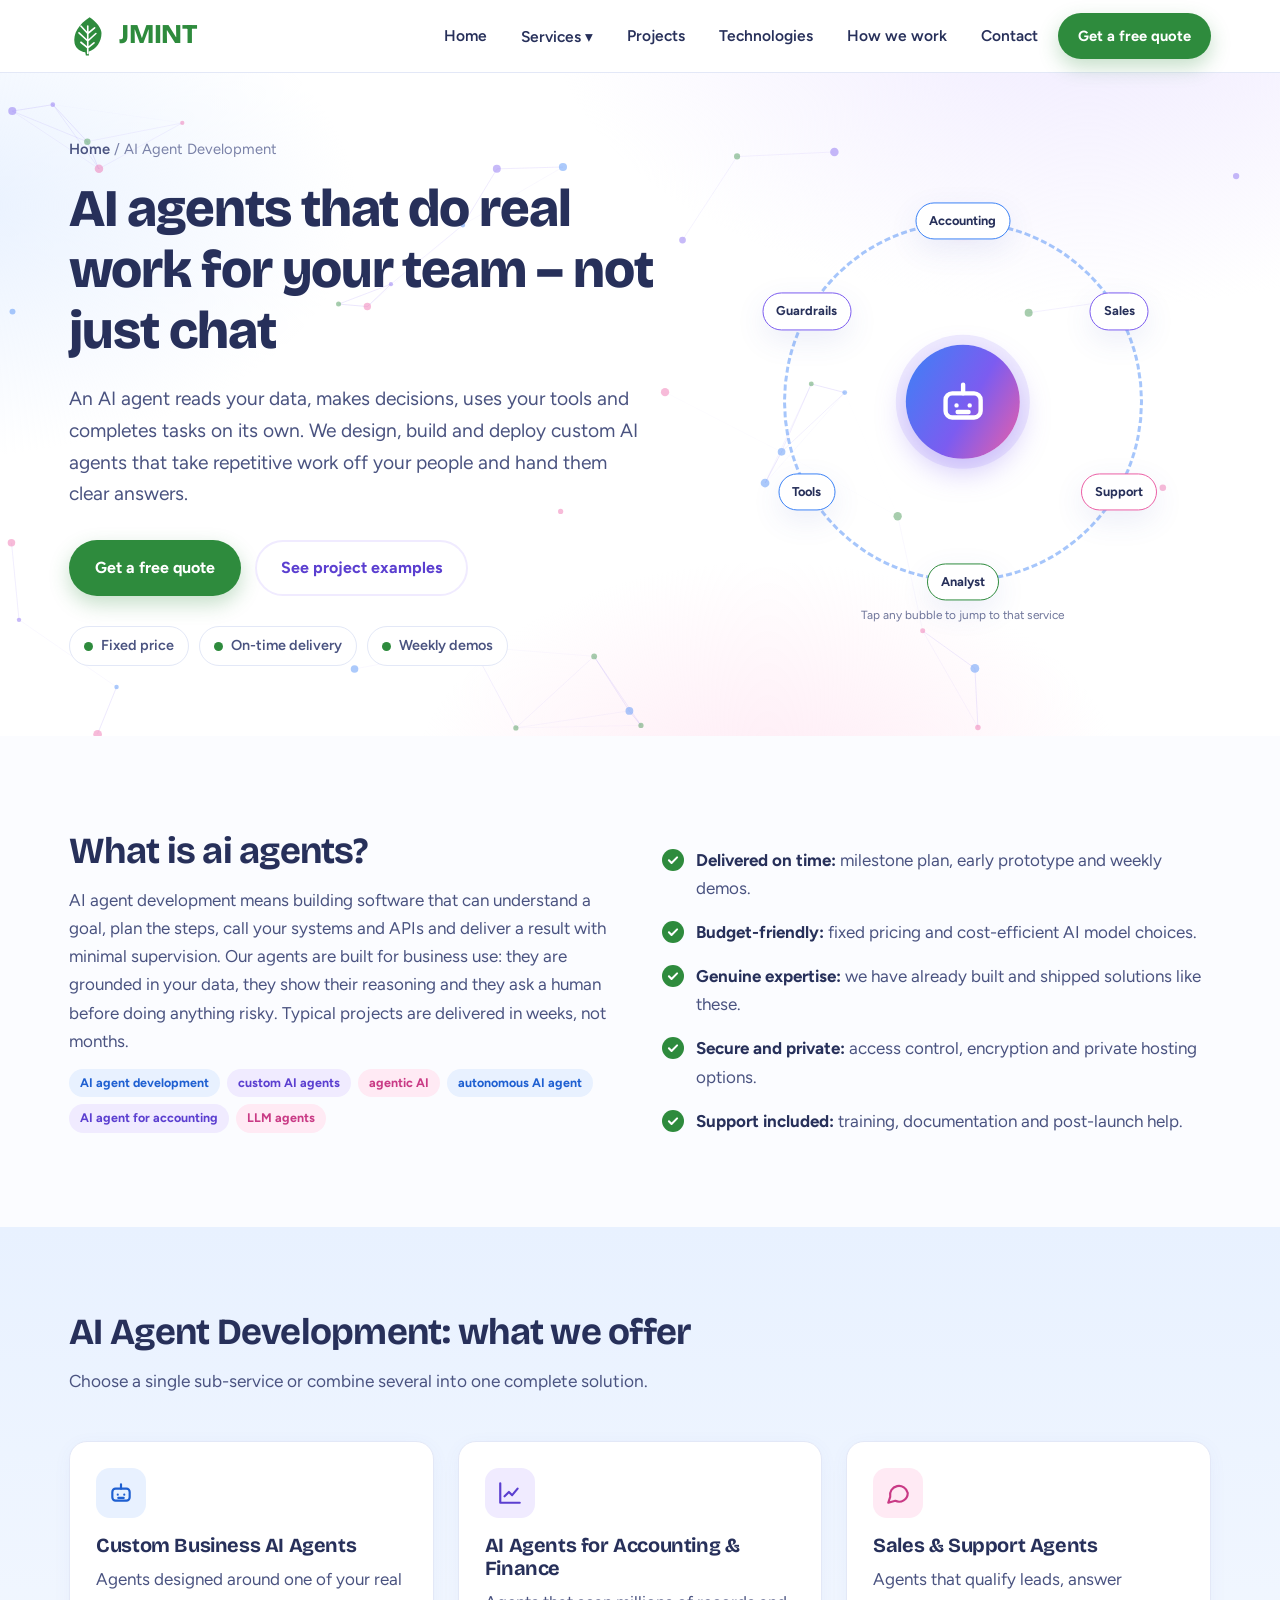
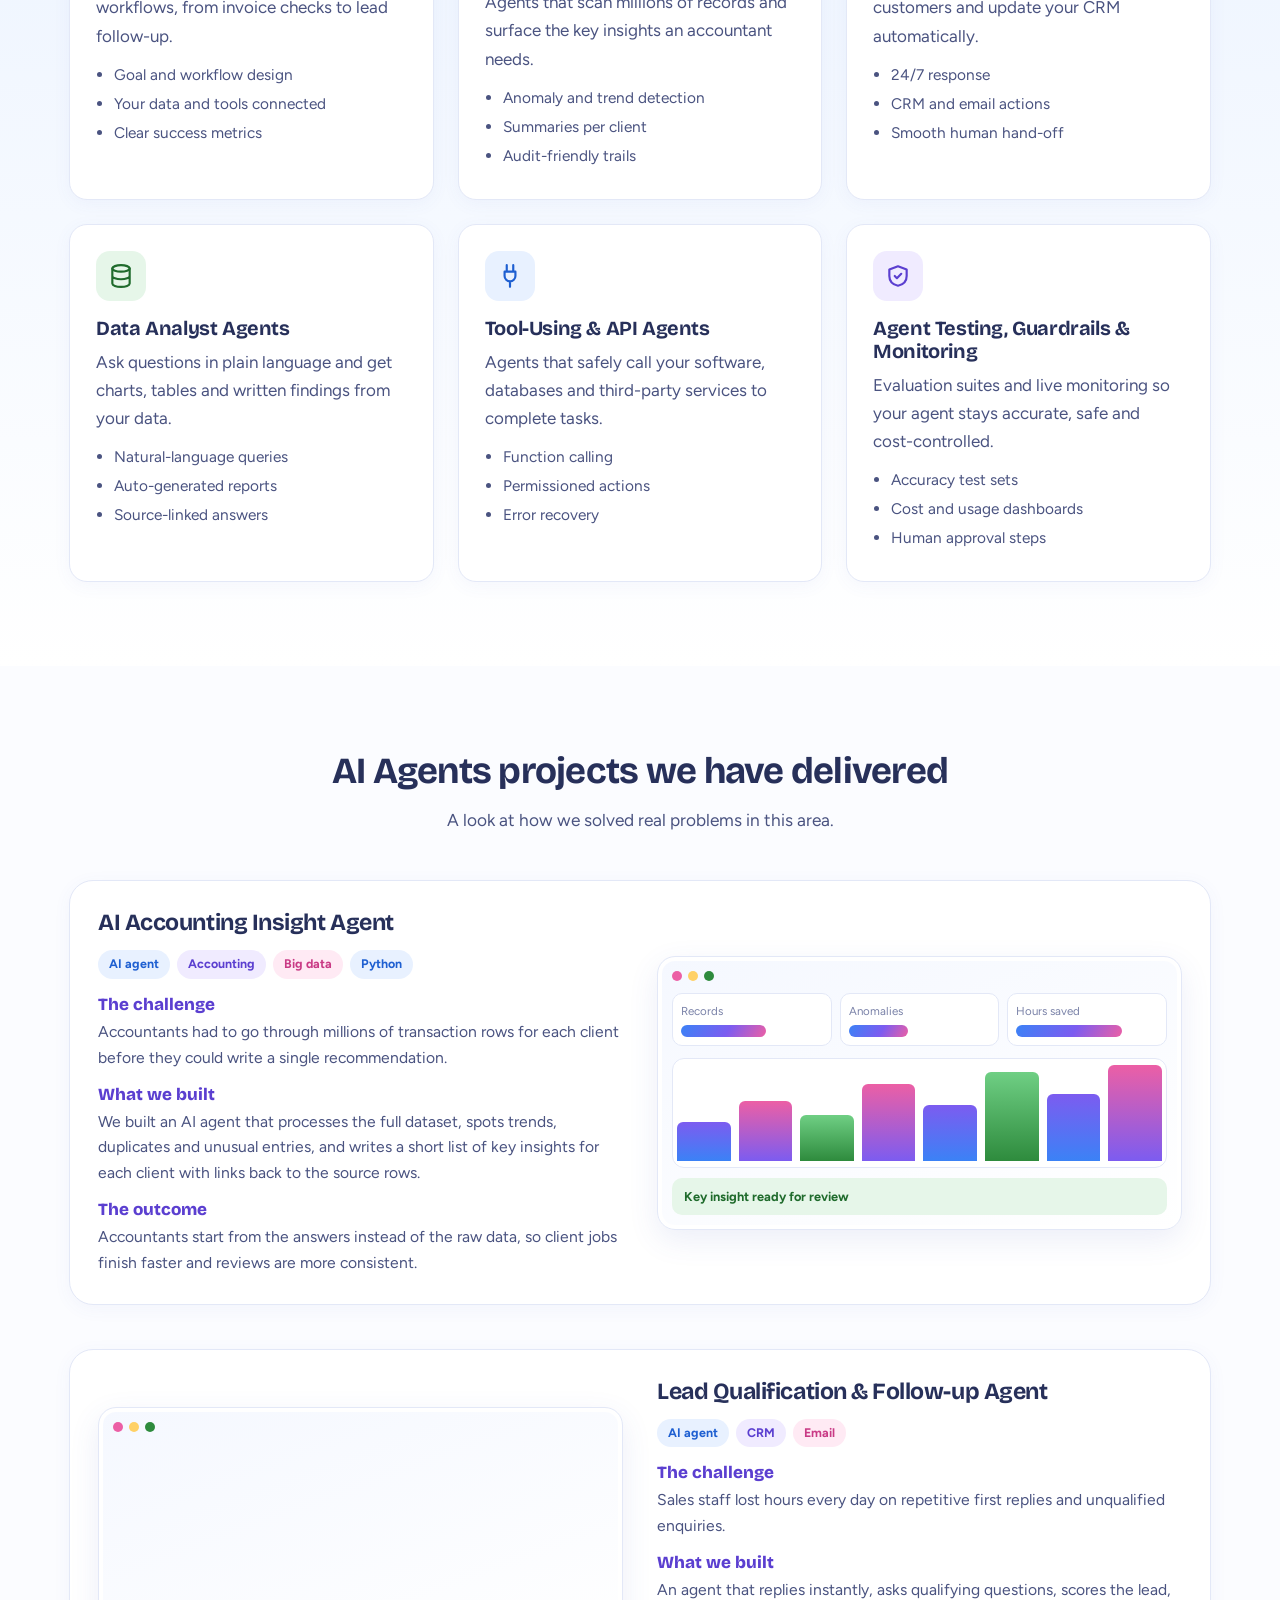
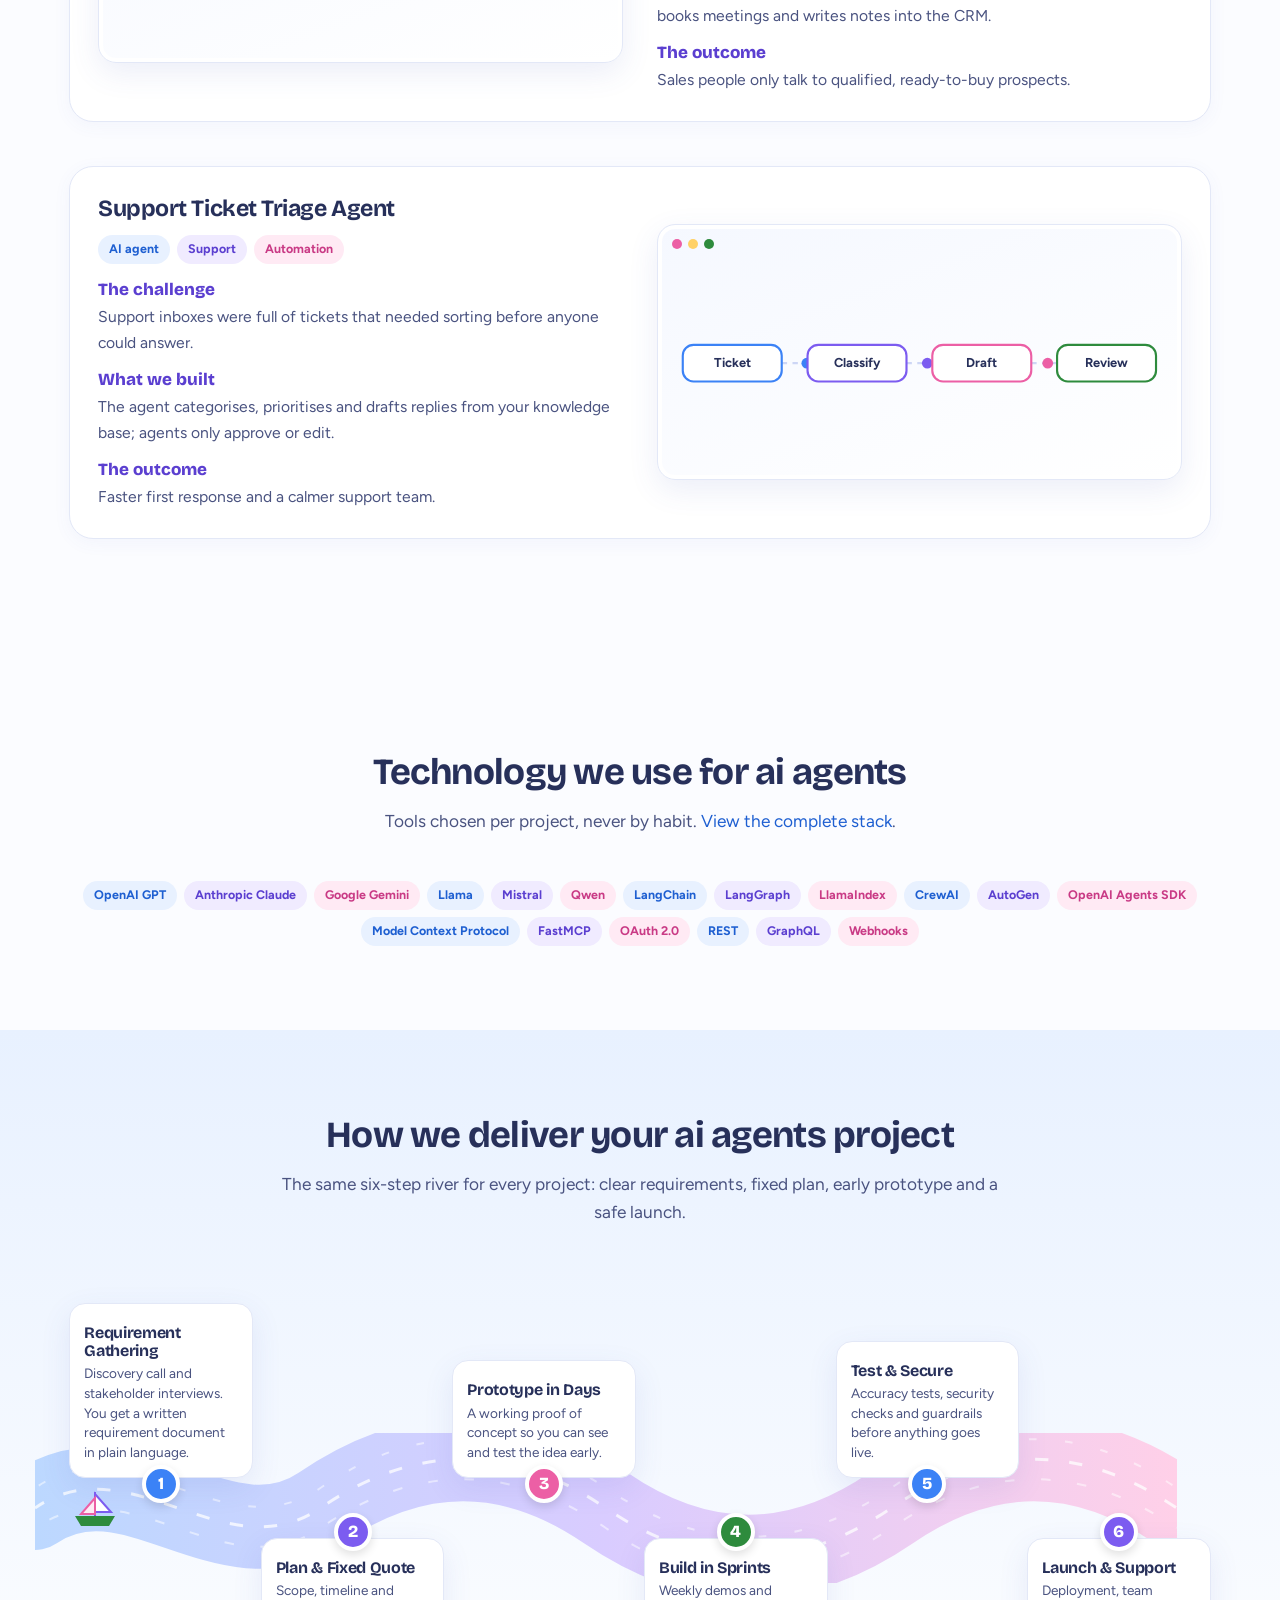
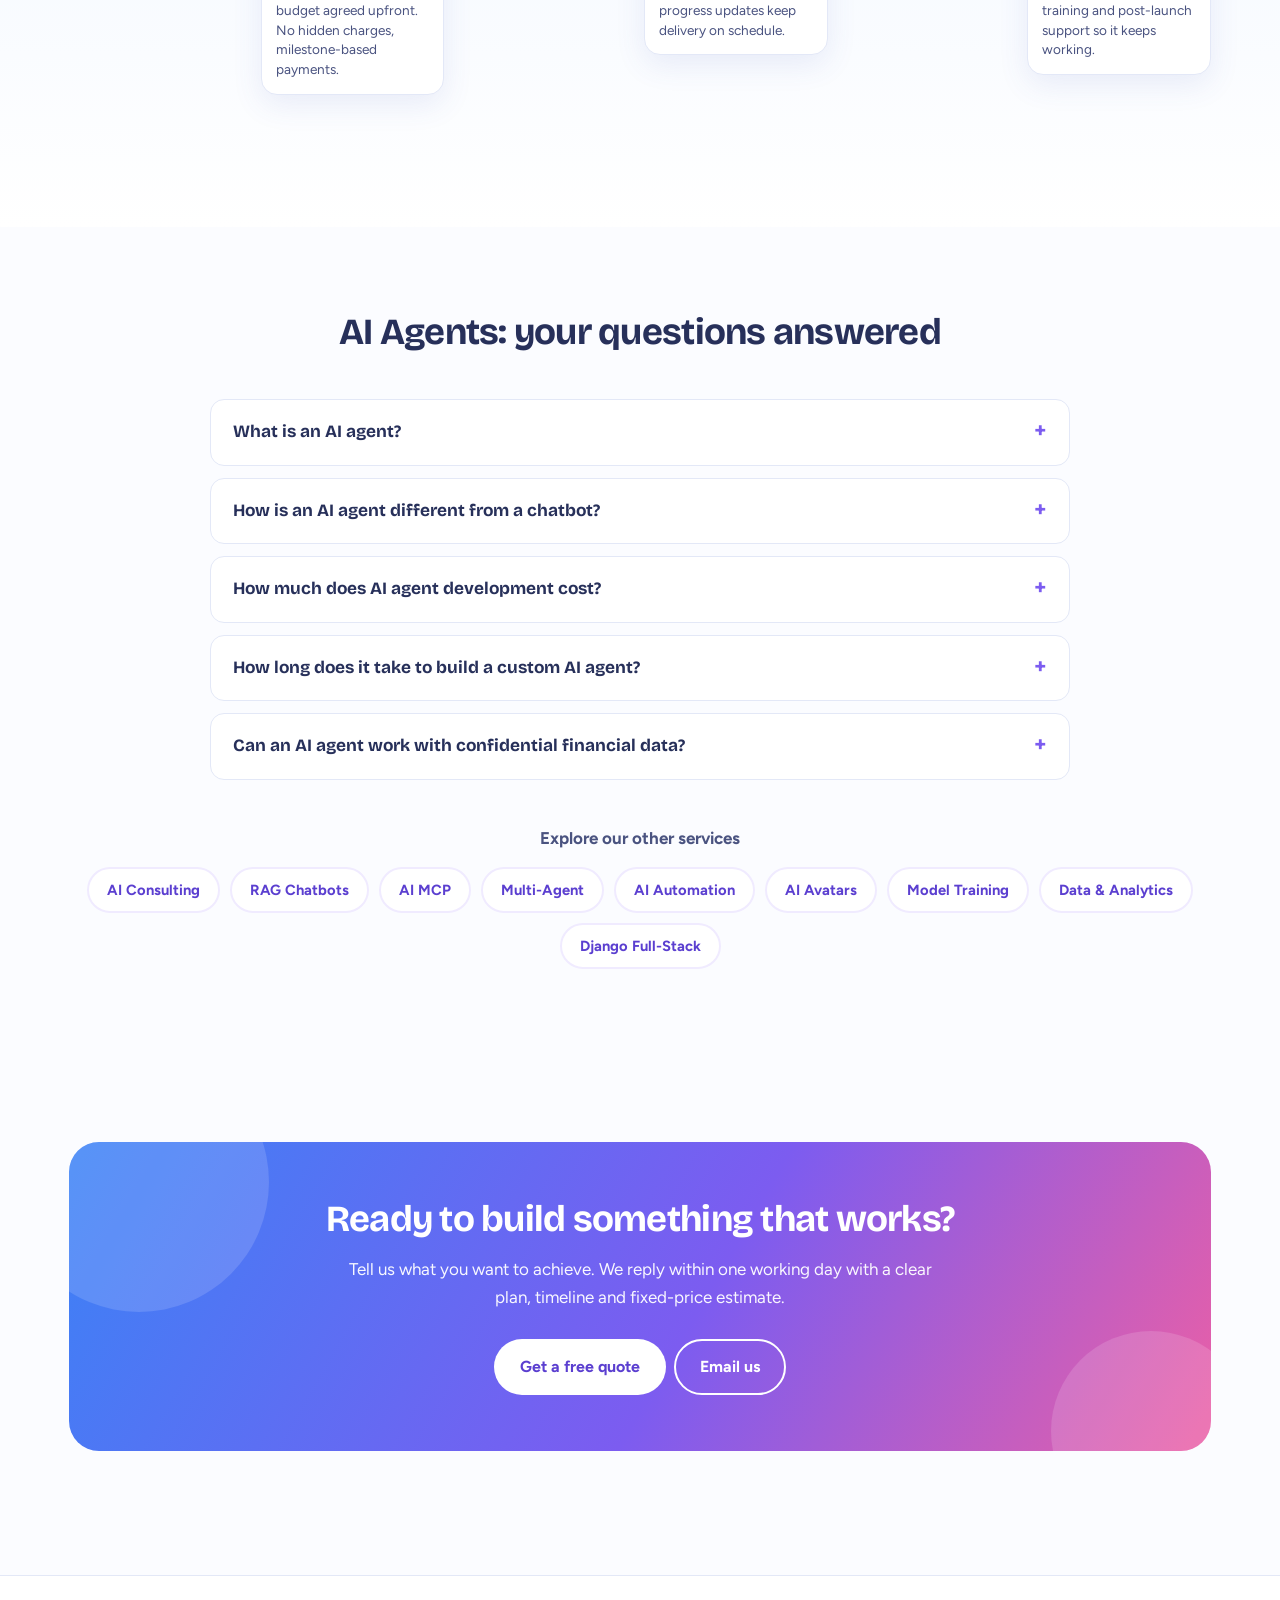
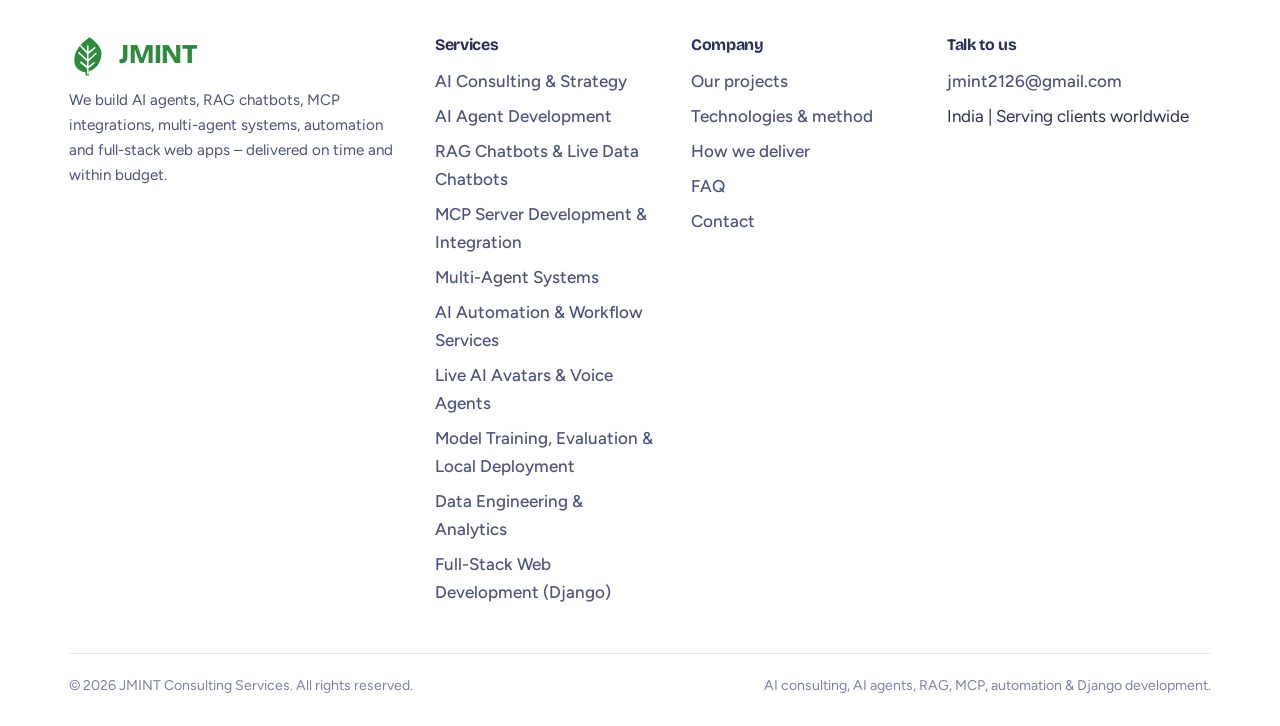
<file: ai-agent-development.html>
<!DOCTYPE html><html lang="en"><head><meta charset="utf-8">
<meta name="viewport" content="width=device-width,initial-scale=1">
<title>AI Agent Development Company | Custom AI Agents for Business – JMINT</title>
<meta name="description" content="Custom AI agent development: accounting insight agents, sales and support agents, data analyst agents. Fast delivery, transparent pricing, production-ready.">
<meta name="keywords" content="AI agent development, custom AI agents, agentic AI, autonomous AI agent, AI agent for accounting, LLM agents">
<meta name="robots" content="index,follow,max-image-preview:large">
<link rel="canonical" href="https://YOUR-USERNAME.github.io/YOUR-REPO/ai-agent-development.html">
<meta property="og:type" content="website"><meta property="og:title" content="AI Agent Development Company | Custom AI Agents for Business – JMINT"><meta property="og:description" content="Custom AI agent development: accounting insight agents, sales and support agents, data analyst agents. Fast delivery, transparent pricing, production-ready."><meta property="og:url" content="https://YOUR-USERNAME.github.io/YOUR-REPO/ai-agent-development.html"><meta property="og:site_name" content="JMINT Consulting Services">
<meta name="twitter:card" content="summary"><meta name="theme-color" content="#2e8b3d">
<link rel="icon" href="assets/favicon.svg" type="image/svg+xml">
<link rel="preconnect" href="https://fonts.googleapis.com"><link rel="preconnect" href="https://fonts.gstatic.com" crossorigin>
<link href="https://fonts.googleapis.com/css2?family=Bricolage+Grotesque:opsz,wght@12..96,500;12..96,700;12..96,800&family=Figtree:wght@400;500;600;700&display=swap" rel="stylesheet">
<link rel="stylesheet" href="css/style.css"><link rel="stylesheet" href="css/extras.css">
<script type="application/ld+json">{"@context": "https://schema.org", "@type": "Service", "name": "AI Agent Development", "serviceType": "AI Agents", "description": "Custom AI agent development: accounting insight agents, sales and support agents, data analyst agents. Fast delivery, transparent pricing, production-ready.", "url": "https://YOUR-USERNAME.github.io/YOUR-REPO/ai-agent-development.html", "areaServed": "Worldwide", "provider": {"@id": "https://YOUR-USERNAME.github.io/YOUR-REPO/#org"}, "hasOfferCatalog": {"@type": "OfferCatalog", "name": "AI Agent Development", "itemListElement": [{"@type": "Offer", "itemOffered": {"@type": "Service", "name": "Custom Business AI Agents", "description": "Agents designed around one of your real workflows, from invoice checks to lead follow-up."}}, {"@type": "Offer", "itemOffered": {"@type": "Service", "name": "AI Agents for Accounting & Finance", "description": "Agents that scan millions of records and surface the key insights an accountant needs."}}, {"@type": "Offer", "itemOffered": {"@type": "Service", "name": "Sales & Support Agents", "description": "Agents that qualify leads, answer customers and update your CRM automatically."}}, {"@type": "Offer", "itemOffered": {"@type": "Service", "name": "Data Analyst Agents", "description": "Ask questions in plain language and get charts, tables and written findings from your data."}}, {"@type": "Offer", "itemOffered": {"@type": "Service", "name": "Tool-Using & API Agents", "description": "Agents that safely call your software, databases and third-party services to complete tasks."}}, {"@type": "Offer", "itemOffered": {"@type": "Service", "name": "Agent Testing, Guardrails & Monitoring", "description": "Evaluation suites and live monitoring so your agent stays accurate, safe and cost-controlled."}}]}}</script><script type="application/ld+json">{"@context": "https://schema.org", "@type": "FAQPage", "mainEntity": [{"@type": "Question", "name": "What is an AI agent?", "acceptedAnswer": {"@type": "Answer", "text": "An AI agent is software powered by a large language model that can plan steps, use tools such as databases and APIs, and complete a task on its own while keeping a human in control of important decisions."}}, {"@type": "Question", "name": "How is an AI agent different from a chatbot?", "acceptedAnswer": {"@type": "Answer", "text": "A chatbot mainly answers questions. An agent also takes actions – it can analyse files, update records, send emails or run a multi-step process to reach a goal."}}, {"@type": "Question", "name": "How much does AI agent development cost?", "acceptedAnswer": {"@type": "Answer", "text": "Cost depends on the workflow and integrations. We scope every project with a fixed price, milestone payments and a working prototype early, so there are no surprises."}}, {"@type": "Question", "name": "How long does it take to build a custom AI agent?", "acceptedAnswer": {"@type": "Answer", "text": "A focused agent is usually delivered in two to six weeks, starting with a working prototype in the first week or two."}}, {"@type": "Question", "name": "Can an AI agent work with confidential financial data?", "acceptedAnswer": {"@type": "Answer", "text": "Yes. We use role-based access, encryption and private deployment options, and design agents to keep every insight traceable to its source data."}}]}</script><script type="application/ld+json">{"@context": "https://schema.org", "@type": "BreadcrumbList", "itemListElement": [{"@type": "ListItem", "position": 1, "name": "Home", "item": "https://YOUR-USERNAME.github.io/YOUR-REPO/"}, {"@type": "ListItem", "position": 2, "name": "AI Agent Development", "item": "https://YOUR-USERNAME.github.io/YOUR-REPO/ai-agent-development.html"}]}</script></head><body><header class="site-header"><div class="wrap nav"><a class="brand" href="index.html" aria-label="JMINT Consulting Services home"><svg viewBox="0 0 64 64" aria-hidden="true"><path d="M33 2C16 13 6 28 9 44c2 8 9 13 17 14l1 5h5l-1-6c13-4 21-16 21-30C52 20 44 9 33 2z" fill="#2e8b3d"/><path d="M30 60V16M30 28l-11-12M30 28l11-9M30 40l-14-13M30 40l13-12M30 51l-11-9M30 51l10-8" stroke="#fff" stroke-width="2.6" stroke-linecap="round" fill="none"/></svg><span><b>JMINT</b></span></a>
<button class="burger" aria-label="Open menu" aria-expanded="false"><svg viewBox="0 0 24 24" fill="none" stroke="currentColor" stroke-width="2" stroke-linecap="round" stroke-linejoin="round" aria-hidden="true" ><path d="M4 7h16M4 12h16M4 17h16"/></svg></button>
<ul class="menu">
<li><a class="top" href="index.html">Home</a></li>
<li class="has-dd"><button class="top" aria-haspopup="true" aria-expanded="false">Services &#9662;</button><ul class="dd"><li><a href="ai-consulting.html"><i><svg viewBox="0 0 24 24" fill="none" stroke="currentColor" stroke-width="2" stroke-linecap="round" stroke-linejoin="round" aria-hidden="true" ><circle cx="12" cy="12" r="9"/><path d="M15.5 8.5l-2 5-5 2 2-5z"/></svg></i>AI Consulting &amp; Strategy</a></li><li><a href="ai-agent-development.html"><i><svg viewBox="0 0 24 24" fill="none" stroke="currentColor" stroke-width="2" stroke-linecap="round" stroke-linejoin="round" aria-hidden="true" ><rect x="4" y="8" width="16" height="11" rx="3"/><path d="M12 8V4M9 13.5h.01M15 13.5h.01M9.5 16.5h5"/></svg></i>AI Agent Development</a></li><li><a href="rag-chatbot-development.html"><i><svg viewBox="0 0 24 24" fill="none" stroke="currentColor" stroke-width="2" stroke-linecap="round" stroke-linejoin="round" aria-hidden="true" ><path d="M21 12a8 8 0 0 1-11.5 7.2L3 21l1.8-5.5A8 8 0 1 1 21 12z"/></svg></i>RAG Chatbots &amp; Live Data Chatbots</a></li><li><a href="mcp-server-development.html"><i><svg viewBox="0 0 24 24" fill="none" stroke="currentColor" stroke-width="2" stroke-linecap="round" stroke-linejoin="round" aria-hidden="true" ><path d="M9 2v6M15 2v6M7 8h10v4a5 5 0 0 1-10 0zM12 17v5"/></svg></i>MCP Server Development &amp; Integration</a></li><li><a href="multi-agent-systems.html"><i><svg viewBox="0 0 24 24" fill="none" stroke="currentColor" stroke-width="2" stroke-linecap="round" stroke-linejoin="round" aria-hidden="true" ><path d="M12 3l9 5-9 5-9-5z"/><path d="M3 13l9 5 9-5"/></svg></i>Multi-Agent Systems</a></li><li><a href="ai-automation-services.html"><i><svg viewBox="0 0 24 24" fill="none" stroke="currentColor" stroke-width="2" stroke-linecap="round" stroke-linejoin="round" aria-hidden="true" ><path d="M13 2L4 14h7l-1 8 9-12h-7z"/></svg></i>AI Automation &amp; Workflow Services</a></li><li><a href="ai-avatar-voice-agents.html"><i><svg viewBox="0 0 24 24" fill="none" stroke="currentColor" stroke-width="2" stroke-linecap="round" stroke-linejoin="round" aria-hidden="true" ><rect x="9" y="3" width="6" height="12" rx="3"/><path d="M5 11a7 7 0 0 0 14 0M12 18v3"/></svg></i>Live AI Avatars &amp; Voice Agents</a></li><li><a href="ml-model-training-deployment.html"><i><svg viewBox="0 0 24 24" fill="none" stroke="currentColor" stroke-width="2" stroke-linecap="round" stroke-linejoin="round" aria-hidden="true" ><rect x="6" y="6" width="12" height="12" rx="2"/><path d="M9 2v4M15 2v4M9 18v4M15 18v4M2 9h4M2 15h4M18 9h4M18 15h4"/></svg></i>Model Training, Evaluation &amp; Local Deployment</a></li><li><a href="data-engineering-analytics.html"><i><svg viewBox="0 0 24 24" fill="none" stroke="currentColor" stroke-width="2" stroke-linecap="round" stroke-linejoin="round" aria-hidden="true" ><path d="M3 3v18h18M7 15l4-4 3 3 5-6"/></svg></i>Data Engineering &amp; Analytics</a></li><li><a href="django-fullstack-development.html"><i><svg viewBox="0 0 24 24" fill="none" stroke="currentColor" stroke-width="2" stroke-linecap="round" stroke-linejoin="round" aria-hidden="true" ><path d="M16 18l6-6-6-6M8 6l-6 6 6 6"/></svg></i>Full-Stack Web Development (Django)</a></li></ul></li>
<li><a class="top" href="projects.html">Projects</a></li>
<li><a class="top" href="technologies.html">Technologies</a></li>
<li><a class="top" href="index.html#process">How we work</a></li>
<li><a class="top" href="contact.html">Contact</a></li>
<li><a class="btn btn-primary btn-sm" href="contact.html">Get a free quote</a></li>
</ul></div></header><main><section class="hero page-hero"><canvas id="net"></canvas><div class="wrap"><div>
<div class="crumbs"><a href="index.html">Home</a> / AI Agent Development</div>
<h1>AI agents that do real work for your team – not just chat</h1><p class="lead">An AI agent reads your data, makes decisions, uses your tools and completes tasks on its own. We design, build and deploy custom AI agents that take repetitive work off your people and hand them clear answers.</p>
<div class="hero-cta"><a class="btn btn-primary" href="contact.html">Get a free quote</a><a class="btn btn-ghost" href="#projects">See project examples</a></div>
<ul class="assure"><li>Fixed price</li><li>On-time delivery</li><li>Weekly demos</li></ul></div><div class="viz v-loop"><div class="vbg"></div><div class="vcore"><svg viewBox="0 0 24 24" fill="none" stroke="currentColor" stroke-width="2" stroke-linecap="round" stroke-linejoin="round" aria-hidden="true" ><rect x="4" y="8" width="16" height="11" rx="3"/><path d="M12 8V4M9 13.5h.01M15 13.5h.01M9.5 16.5h5"/></svg></div><a class="node" href="#sub-0" style="--x:50.0%;--y:9.0%;--k:0" title="Jump to Accounting"><span>Accounting</span></a><a class="node" href="#sub-1" style="--x:85.5%;--y:29.5%;--k:1" title="Jump to Sales"><span>Sales</span></a><a class="node" href="#sub-2" style="--x:85.5%;--y:70.5%;--k:2" title="Jump to Support"><span>Support</span></a><a class="node" href="#sub-3" style="--x:50.0%;--y:91.0%;--k:3" title="Jump to Analyst"><span>Analyst</span></a><a class="node" href="#sub-4" style="--x:14.5%;--y:70.5%;--k:4" title="Jump to Tools"><span>Tools</span></a><a class="node" href="#sub-5" style="--x:14.5%;--y:29.5%;--k:5" title="Jump to Guardrails"><span>Guardrails</span></a><div class="hint">Tap any bubble to jump to that service</div></div></div></section>

<section><div class="wrap"><div class="split"><div class="rv"><h2>What is ai agents?</h2><p style="margin-top:14px">AI agent development means building software that can understand a goal, plan the steps, call your systems and APIs and deliver a result with minimal supervision. Our agents are built for business use: they are grounded in your data, they show their reasoning and they ask a human before doing anything risky. Typical projects are delivered in weeks, not months.</p><div class="tags"><span class="tag">AI agent development</span><span class="tag">custom AI agents</span><span class="tag">agentic AI</span><span class="tag">autonomous AI agent</span><span class="tag">AI agent for accounting</span><span class="tag">LLM agents</span></div></div>
<div class="rv"><ul class="checks"><li><b>Delivered on time:</b> milestone plan, early prototype and weekly demos.</li><li><b>Budget-friendly:</b> fixed pricing and cost-efficient AI model choices.</li><li><b>Genuine expertise:</b> we have already built and shipped solutions like these.</li><li><b>Secure and private:</b> access control, encryption and private hosting options.</li><li><b>Support included:</b> training, documentation and post-launch help.</li></ul></div></div></div></section>

<section class="tint-blue"><div class="wrap"><div class="sec-head rv"><h2>AI Agent Development: what we offer</h2><p>Choose a single sub-service or combine several into one complete solution.</p></div><div class="grid g3"><div id="sub-0" class="card rv c-blue"><div class="ico"><svg viewBox="0 0 24 24" fill="none" stroke="currentColor" stroke-width="2" stroke-linecap="round" stroke-linejoin="round" aria-hidden="true" ><rect x="4" y="8" width="16" height="11" rx="3"/><path d="M12 8V4M9 13.5h.01M15 13.5h.01M9.5 16.5h5"/></svg></div><h3>Custom Business AI Agents</h3><p>Agents designed around one of your real workflows, from invoice checks to lead follow-up.</p><ul><li>Goal and workflow design</li><li>Your data and tools connected</li><li>Clear success metrics</li></ul></div><div id="sub-1" class="card rv c-violet"><div class="ico"><svg viewBox="0 0 24 24" fill="none" stroke="currentColor" stroke-width="2" stroke-linecap="round" stroke-linejoin="round" aria-hidden="true" ><path d="M3 3v18h18M7 15l4-4 3 3 5-6"/></svg></div><h3>AI Agents for Accounting &amp; Finance</h3><p>Agents that scan millions of records and surface the key insights an accountant needs.</p><ul><li>Anomaly and trend detection</li><li>Summaries per client</li><li>Audit-friendly trails</li></ul></div><div id="sub-2" class="card rv c-pink"><div class="ico"><svg viewBox="0 0 24 24" fill="none" stroke="currentColor" stroke-width="2" stroke-linecap="round" stroke-linejoin="round" aria-hidden="true" ><path d="M21 12a8 8 0 0 1-11.5 7.2L3 21l1.8-5.5A8 8 0 1 1 21 12z"/></svg></div><h3>Sales &amp; Support Agents</h3><p>Agents that qualify leads, answer customers and update your CRM automatically.</p><ul><li>24/7 response</li><li>CRM and email actions</li><li>Smooth human hand-off</li></ul></div><div id="sub-3" class="card rv c-green"><div class="ico"><svg viewBox="0 0 24 24" fill="none" stroke="currentColor" stroke-width="2" stroke-linecap="round" stroke-linejoin="round" aria-hidden="true" ><ellipse cx="12" cy="5" rx="8" ry="3"/><path d="M4 5v14c0 1.7 3.6 3 8 3s8-1.3 8-3V5M4 12c0 1.7 3.6 3 8 3s8-1.3 8-3"/></svg></div><h3>Data Analyst Agents</h3><p>Ask questions in plain language and get charts, tables and written findings from your data.</p><ul><li>Natural-language queries</li><li>Auto-generated reports</li><li>Source-linked answers</li></ul></div><div id="sub-4" class="card rv c-blue"><div class="ico"><svg viewBox="0 0 24 24" fill="none" stroke="currentColor" stroke-width="2" stroke-linecap="round" stroke-linejoin="round" aria-hidden="true" ><path d="M9 2v6M15 2v6M7 8h10v4a5 5 0 0 1-10 0zM12 17v5"/></svg></div><h3>Tool-Using &amp; API Agents</h3><p>Agents that safely call your software, databases and third-party services to complete tasks.</p><ul><li>Function calling</li><li>Permissioned actions</li><li>Error recovery</li></ul></div><div id="sub-5" class="card rv c-violet"><div class="ico"><svg viewBox="0 0 24 24" fill="none" stroke="currentColor" stroke-width="2" stroke-linecap="round" stroke-linejoin="round" aria-hidden="true" ><path d="M12 3l8 3v6c0 5-3.5 8-8 9-4.5-1-8-4-8-9V6z"/><path d="M9 12l2 2 4-4"/></svg></div><h3>Agent Testing, Guardrails &amp; Monitoring</h3><p>Evaluation suites and live monitoring so your agent stays accurate, safe and cost-controlled.</p><ul><li>Accuracy test sets</li><li>Cost and usage dashboards</li><li>Human approval steps</li></ul></div></div></div></section>

<section id="projects"><div class="wrap"><div class="sec-head center rv"><h2>AI Agents projects we have delivered</h2><p>A look at how we solved real problems in this area.</p></div><article class="proj rv" data-cat="ai-agent-development" id="accounting-agent"><div class="mock" role="img" aria-label="Animated analytics dashboard preview"><div class="dots"><i></i><i></i><i></i></div><div class="kpis"><div>Records<b><u></u></b></div><div>Anomalies<b><u></u></b></div><div>Hours saved<b><u></u></b></div></div><div class="bars"><i style="--h:40%"></i><i style="--h:62%"></i><i style="--h:48%"></i><i style="--h:80%"></i><i style="--h:58%"></i><i style="--h:92%"></i><i style="--h:70%"></i><i style="--h:100%"></i></div><div class="insight">Key insight ready for review</div></div>
<div><h3>AI Accounting Insight Agent</h3><div class="tags"><span class="tag">AI agent</span><span class="tag">Accounting</span><span class="tag">Big data</span><span class="tag">Python</span></div>
<dl><dt>The challenge</dt><dd>Accountants had to go through millions of transaction rows for each client before they could write a single recommendation.</dd><dt>What we built</dt><dd>We built an AI agent that processes the full dataset, spots trends, duplicates and unusual entries, and writes a short list of key insights for each client with links back to the source rows.</dd><dt>The outcome</dt><dd>Accountants start from the answers instead of the raw data, so client jobs finish faster and reviews are more consistent.</dd></dl></div></article><article class="proj rv" data-cat="ai-agent-development" id="lead-agent"><div class="mock" role="img" aria-label="Animated chatbot conversation preview"><div class="dots"><i></i><i></i><i></i></div><div class="bub u n1">Hi, I need a quote for 50 users.</div><div class="bub b n2">Happy to help! Is this for cloud or on-site?</div><div class="bub u n3">Cloud. Start next month.</div><div class="bub b n4">Great – I have booked a call for Tuesday 11:00.<em>Added to CRM</em></div></div>
<div><h3>Lead Qualification &amp; Follow-up Agent</h3><div class="tags"><span class="tag">AI agent</span><span class="tag">CRM</span><span class="tag">Email</span></div>
<dl><dt>The challenge</dt><dd>Sales staff lost hours every day on repetitive first replies and unqualified enquiries.</dd><dt>What we built</dt><dd>An agent that replies instantly, asks qualifying questions, scores the lead, books meetings and writes notes into the CRM.</dd><dt>The outcome</dt><dd>Sales people only talk to qualified, ready-to-buy prospects.</dd></dl></div></article><article class="proj rv" data-cat="ai-agent-development" id="support-triage"><div class="mock" role="img" aria-label="Animated workflow diagram"><div class="dots"><i></i><i></i><i></i></div><svg class="flow" viewBox="0 0 460 190"><path d="M102 95 L126 95" stroke="#cdd6f5" stroke-width="2" stroke-dasharray="5 5" fill="none"/><circle r="5" fill="#3b82f6"><animateMotion dur="2.4s" begin="0.0s" repeatCount="indefinite" path="M102 95 L126 95"/></circle><path d="M218 95 L242 95" stroke="#cdd6f5" stroke-width="2" stroke-dasharray="5 5" fill="none"/><circle r="5" fill="#7c5cf0"><animateMotion dur="2.4s" begin="0.4s" repeatCount="indefinite" path="M218 95 L242 95"/></circle><path d="M334 95 L358 95" stroke="#cdd6f5" stroke-width="2" stroke-dasharray="5 5" fill="none"/><circle r="5" fill="#ec5fa5"><animateMotion dur="2.4s" begin="0.8s" repeatCount="indefinite" path="M334 95 L358 95"/></circle><rect x="10" y="78" width="92" height="34" rx="10" fill="#fff" stroke="#3b82f6" stroke-width="2"/><text x="56" y="99" text-anchor="middle" font-size="12" font-weight="700" fill="#27305a" font-family="Figtree,sans-serif">Ticket</text><rect x="126" y="78" width="92" height="34" rx="10" fill="#fff" stroke="#7c5cf0" stroke-width="2"/><text x="172" y="99" text-anchor="middle" font-size="12" font-weight="700" fill="#27305a" font-family="Figtree,sans-serif">Classify</text><rect x="242" y="78" width="92" height="34" rx="10" fill="#fff" stroke="#ec5fa5" stroke-width="2"/><text x="288" y="99" text-anchor="middle" font-size="12" font-weight="700" fill="#27305a" font-family="Figtree,sans-serif">Draft</text><rect x="358" y="78" width="92" height="34" rx="10" fill="#fff" stroke="#2e8b3d" stroke-width="2"/><text x="404" y="99" text-anchor="middle" font-size="12" font-weight="700" fill="#27305a" font-family="Figtree,sans-serif">Review</text></svg></div>
<div><h3>Support Ticket Triage Agent</h3><div class="tags"><span class="tag">AI agent</span><span class="tag">Support</span><span class="tag">Automation</span></div>
<dl><dt>The challenge</dt><dd>Support inboxes were full of tickets that needed sorting before anyone could answer.</dd><dt>What we built</dt><dd>The agent categorises, prioritises and drafts replies from your knowledge base; agents only approve or edit.</dd><dt>The outcome</dt><dd>Faster first response and a calmer support team.</dd></dl></div></article></div></section>

<section id="tech"><div class="wrap"><div class="sec-head center rv"><h2>Technology we use for ai agents</h2><p>Tools chosen per project, never by habit. <a href="technologies.html">View the complete stack</a>.</p></div><div class="tags rv" style="justify-content:center"><a class="tag" href="technologies.html#cat-0" style="text-decoration:none">OpenAI GPT</a><a class="tag" href="technologies.html#cat-0" style="text-decoration:none">Anthropic Claude</a><a class="tag" href="technologies.html#cat-0" style="text-decoration:none">Google Gemini</a><a class="tag" href="technologies.html#cat-0" style="text-decoration:none">Llama</a><a class="tag" href="technologies.html#cat-0" style="text-decoration:none">Mistral</a><a class="tag" href="technologies.html#cat-0" style="text-decoration:none">Qwen</a><a class="tag" href="technologies.html#cat-1" style="text-decoration:none">LangChain</a><a class="tag" href="technologies.html#cat-1" style="text-decoration:none">LangGraph</a><a class="tag" href="technologies.html#cat-1" style="text-decoration:none">LlamaIndex</a><a class="tag" href="technologies.html#cat-1" style="text-decoration:none">CrewAI</a><a class="tag" href="technologies.html#cat-1" style="text-decoration:none">AutoGen</a><a class="tag" href="technologies.html#cat-1" style="text-decoration:none">OpenAI Agents SDK</a><a class="tag" href="technologies.html#cat-3" style="text-decoration:none">Model Context Protocol</a><a class="tag" href="technologies.html#cat-3" style="text-decoration:none">FastMCP</a><a class="tag" href="technologies.html#cat-3" style="text-decoration:none">OAuth 2.0</a><a class="tag" href="technologies.html#cat-3" style="text-decoration:none">REST</a><a class="tag" href="technologies.html#cat-3" style="text-decoration:none">GraphQL</a><a class="tag" href="technologies.html#cat-3" style="text-decoration:none">Webhooks</a></div></div></section>

<section class="tint-blue" id="process"><div class="wrap"><div class="sec-head center rv"><h2>How we deliver your ai agents project</h2><p>The same six-step river for every project: clear requirements, fixed plan, early prototype and a safe launch.</p></div><div class="river" role="list" aria-label="Our delivery process"><svg class="river-svg" viewBox="0 0 1200 150" preserveAspectRatio="none" aria-hidden="true"><defs><linearGradient id="rg" x1="0" x2="1"><stop offset="0" stop-color="#bcd8ff"/><stop offset=".5" stop-color="#d9ccff"/><stop offset="1" stop-color="#ffd0e8"/></linearGradient></defs>
<path d="M0 75 C 100 10, 200 140, 300 75 S 500 10, 600 75 S 800 140, 900 75 S 1100 10, 1200 75" stroke="url(#rg)" stroke-width="84" fill="none" stroke-linecap="round"/>
<path d="M0 75 C 100 10, 200 140, 300 75 S 500 10, 600 75 S 800 140, 900 75 S 1100 10, 1200 75" stroke="#fff" stroke-opacity=".75" stroke-width="3" fill="none" stroke-dasharray="14 22"><animate attributeName="stroke-dashoffset" from="72" to="0" dur="1.6s" repeatCount="indefinite"/></path>
<path d="M0 75 C 100 10, 200 140, 300 75 S 500 10, 600 75 S 800 140, 900 75 S 1100 10, 1200 75" stroke="#fff" stroke-opacity=".5" stroke-width="2" fill="none" transform="translate(0 -20)" stroke-dasharray="8 30"><animate attributeName="stroke-dashoffset" from="76" to="0" dur="2.2s" repeatCount="indefinite"/></path>
<path d="M0 75 C 100 10, 200 140, 300 75 S 500 10, 600 75 S 800 140, 900 75 S 1100 10, 1200 75" stroke="#fff" stroke-opacity=".5" stroke-width="2" fill="none" transform="translate(0 20)" stroke-dasharray="10 28"><animate attributeName="stroke-dashoffset" from="76" to="0" dur="1.9s" repeatCount="indefinite"/></path></svg><div class="boat" aria-hidden="true"><svg viewBox="0 0 52 44"><path d="M6 30h40l-6 10H12z" fill="#2e8b3d"/><path d="M26 6v24M26 8l16 18H26z" fill="#fff" stroke="#7c5cf0" stroke-width="2"/><path d="M26 12L12 28h14z" fill="#ffeaf4" stroke="#ec5fa5" stroke-width="2"/></svg></div><div class="banks"><div class="bank"><div class="slot t"><div class="step" style="--c:var(--blue)"><span class="n">1</span><h4>Requirement Gathering</h4><p>Discovery call and stakeholder interviews. You get a written requirement document in plain language.</p></div></div><div class="slot b"></div></div><div class="bank"><div class="slot t"></div><div class="slot b"><div class="step" style="--c:var(--violet)"><span class="n">2</span><h4>Plan &amp; Fixed Quote</h4><p>Scope, timeline and budget agreed upfront. No hidden charges, milestone-based payments.</p></div></div></div><div class="bank"><div class="slot t"><div class="step" style="--c:var(--pink)"><span class="n">3</span><h4>Prototype in Days</h4><p>A working proof of concept so you can see and test the idea early.</p></div></div><div class="slot b"></div></div><div class="bank"><div class="slot t"></div><div class="slot b"><div class="step" style="--c:var(--leaf)"><span class="n">4</span><h4>Build in Sprints</h4><p>Weekly demos and progress updates keep delivery on schedule.</p></div></div></div><div class="bank"><div class="slot t"><div class="step" style="--c:var(--blue)"><span class="n">5</span><h4>Test &amp; Secure</h4><p>Accuracy tests, security checks and guardrails before anything goes live.</p></div></div><div class="slot b"></div></div><div class="bank"><div class="slot t"></div><div class="slot b"><div class="step" style="--c:var(--violet)"><span class="n">6</span><h4>Launch &amp; Support</h4><p>Deployment, team training and post-launch support so it keeps working.</p></div></div></div></div></div></div></section>

<section><div class="wrap"><div class="sec-head center rv"><h2>AI Agents: your questions answered</h2></div><div class="faq"><details class="rv"><summary>What is an AI agent?</summary><p>An AI agent is software powered by a large language model that can plan steps, use tools such as databases and APIs, and complete a task on its own while keeping a human in control of important decisions.</p></details><details class="rv"><summary>How is an AI agent different from a chatbot?</summary><p>A chatbot mainly answers questions. An agent also takes actions – it can analyse files, update records, send emails or run a multi-step process to reach a goal.</p></details><details class="rv"><summary>How much does AI agent development cost?</summary><p>Cost depends on the workflow and integrations. We scope every project with a fixed price, milestone payments and a working prototype early, so there are no surprises.</p></details><details class="rv"><summary>How long does it take to build a custom AI agent?</summary><p>A focused agent is usually delivered in two to six weeks, starting with a working prototype in the first week or two.</p></details><details class="rv"><summary>Can an AI agent work with confidential financial data?</summary><p>Yes. We use role-based access, encryption and private deployment options, and design agents to keep every insight traceable to its source data.</p></details></div>
<div style="text-align:center;margin-top:44px" class="rv"><p style="margin-bottom:10px"><b>Explore our other services</b></p><a class="btn btn-ghost btn-sm" href="ai-consulting.html" style="margin:5px">AI Consulting</a><a class="btn btn-ghost btn-sm" href="rag-chatbot-development.html" style="margin:5px">RAG Chatbots</a><a class="btn btn-ghost btn-sm" href="mcp-server-development.html" style="margin:5px">AI MCP</a><a class="btn btn-ghost btn-sm" href="multi-agent-systems.html" style="margin:5px">Multi-Agent</a><a class="btn btn-ghost btn-sm" href="ai-automation-services.html" style="margin:5px">AI Automation</a><a class="btn btn-ghost btn-sm" href="ai-avatar-voice-agents.html" style="margin:5px">AI Avatars</a><a class="btn btn-ghost btn-sm" href="ml-model-training-deployment.html" style="margin:5px">Model Training</a><a class="btn btn-ghost btn-sm" href="data-engineering-analytics.html" style="margin:5px">Data &amp; Analytics</a><a class="btn btn-ghost btn-sm" href="django-fullstack-development.html" style="margin:5px">Django Full-Stack</a></div></div></section>
<section><div class="wrap"><div class="cta rv"><h2>Ready to build something that works?</h2><p>Tell us what you want to achieve. We reply within one working day with a clear plan, timeline and fixed-price estimate.</p><a class="btn" href="contact.html">Get a free quote</a><a class="btn alt" href="mailto:jmint2126@gmail.com">Email us</a></div></div></section></main><footer><div class="wrap"><div class="foot">
<div><a class="brand" href="index.html" aria-label="JMINT Consulting Services home"><svg viewBox="0 0 64 64" aria-hidden="true"><path d="M33 2C16 13 6 28 9 44c2 8 9 13 17 14l1 5h5l-1-6c13-4 21-16 21-30C52 20 44 9 33 2z" fill="#2e8b3d"/><path d="M30 60V16M30 28l-11-12M30 28l11-9M30 40l-14-13M30 40l13-12M30 51l-11-9M30 51l10-8" stroke="#fff" stroke-width="2.6" stroke-linecap="round" fill="none"/></svg><span><b>JMINT</b></span></a><p>We build AI agents, RAG chatbots, MCP integrations, multi-agent systems, automation and full-stack web apps – delivered on time and within budget.</p></div>
<div><h4>Services</h4><ul><li><a href="ai-consulting.html">AI Consulting &amp; Strategy</a></li><li><a href="ai-agent-development.html">AI Agent Development</a></li><li><a href="rag-chatbot-development.html">RAG Chatbots &amp; Live Data Chatbots</a></li><li><a href="mcp-server-development.html">MCP Server Development &amp; Integration</a></li><li><a href="multi-agent-systems.html">Multi-Agent Systems</a></li><li><a href="ai-automation-services.html">AI Automation &amp; Workflow Services</a></li><li><a href="ai-avatar-voice-agents.html">Live AI Avatars &amp; Voice Agents</a></li><li><a href="ml-model-training-deployment.html">Model Training, Evaluation &amp; Local Deployment</a></li><li><a href="data-engineering-analytics.html">Data Engineering &amp; Analytics</a></li><li><a href="django-fullstack-development.html">Full-Stack Web Development (Django)</a></li></ul></div>
<div><h4>Company</h4><ul><li><a href="projects.html">Our projects</a></li><li><a href="technologies.html">Technologies &amp; method</a></li><li><a href="index.html#process">How we deliver</a></li><li><a href="index.html#faq">FAQ</a></li><li><a href="contact.html">Contact</a></li></ul></div>
<div><h4>Talk to us</h4><ul><li><a href="mailto:jmint2126@gmail.com">jmint2126@gmail.com</a></li>
    <!-- <li>+91 00000 00000</li> -->
    <li>India  |  Serving clients worldwide</li></ul></div>
</div><div class="copy"><span>&copy; 2026 JMINT Consulting Services. All rights reserved.</span><span>AI consulting, AI agents, RAG, MCP, automation &amp; Django development.</span></div></div></footer>
<script src="js/main.js"></script><script src="js/extras.js"></script></body></html>
</file>
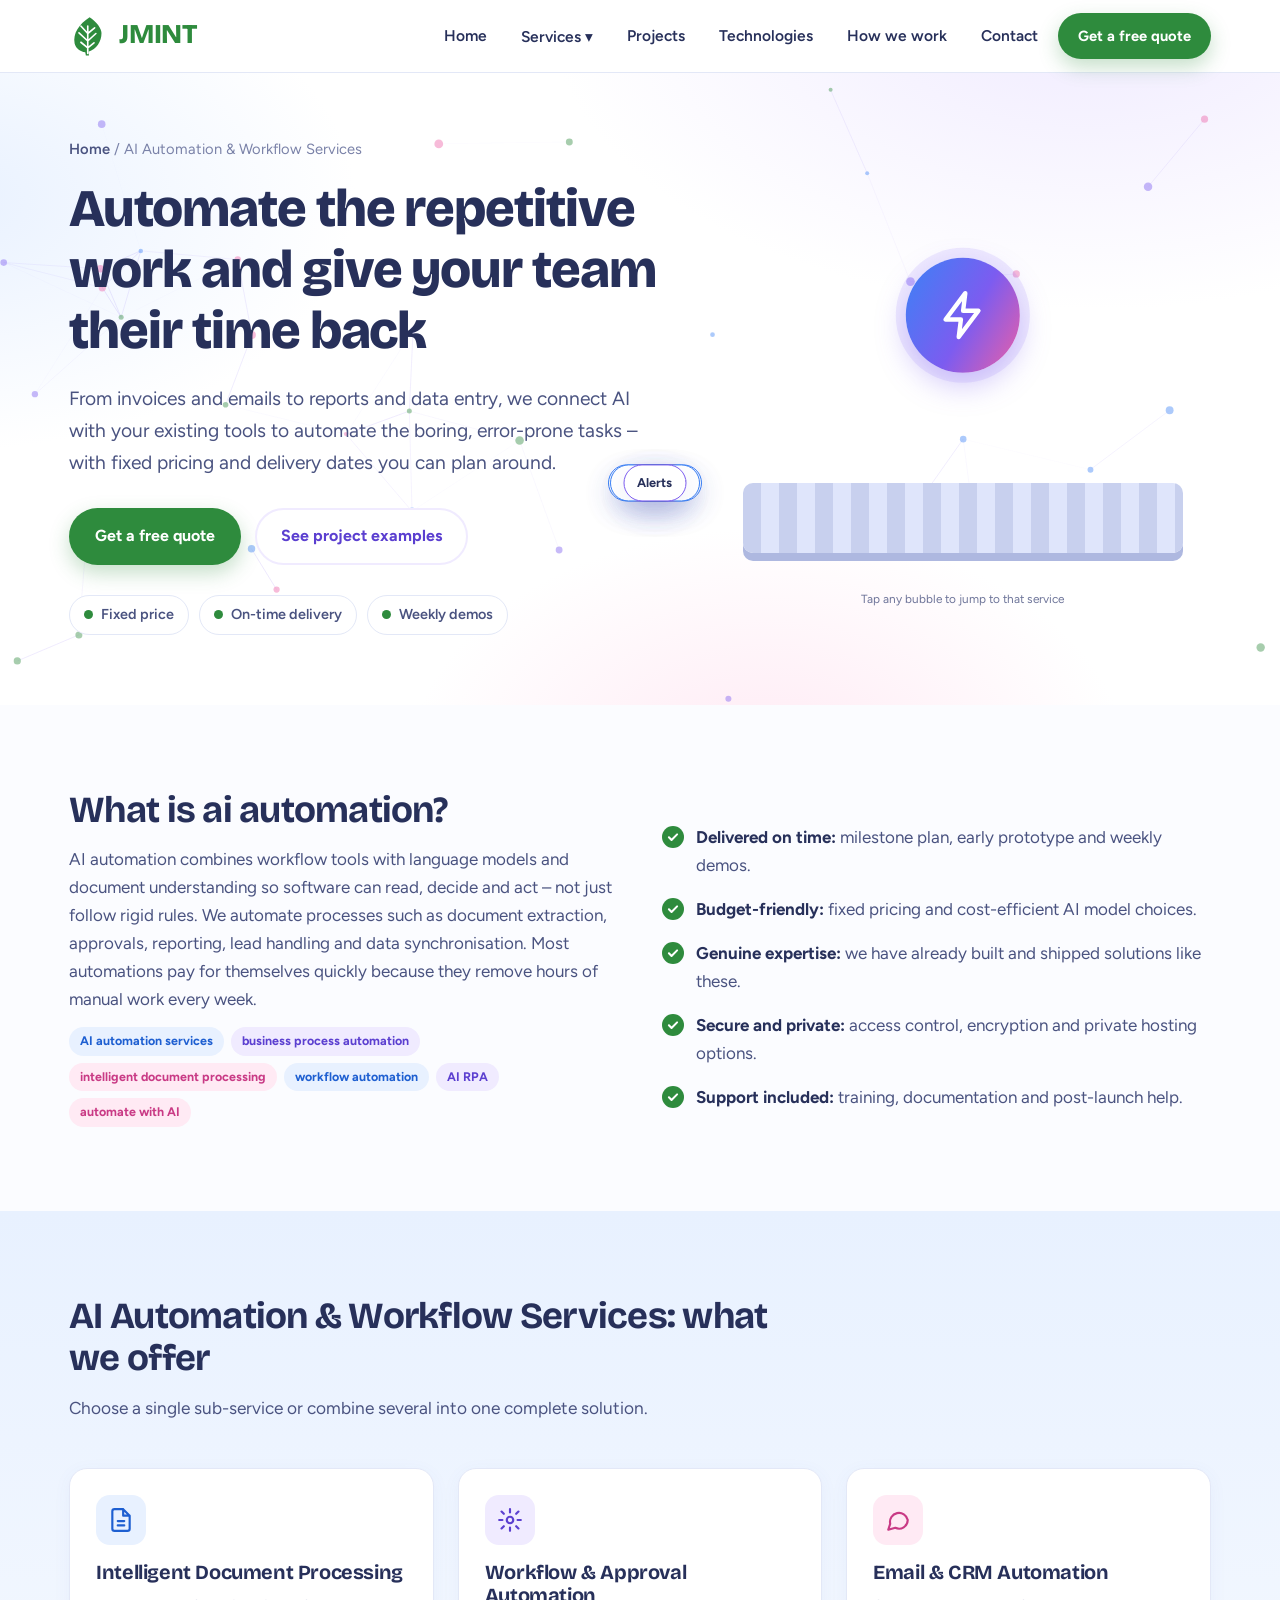
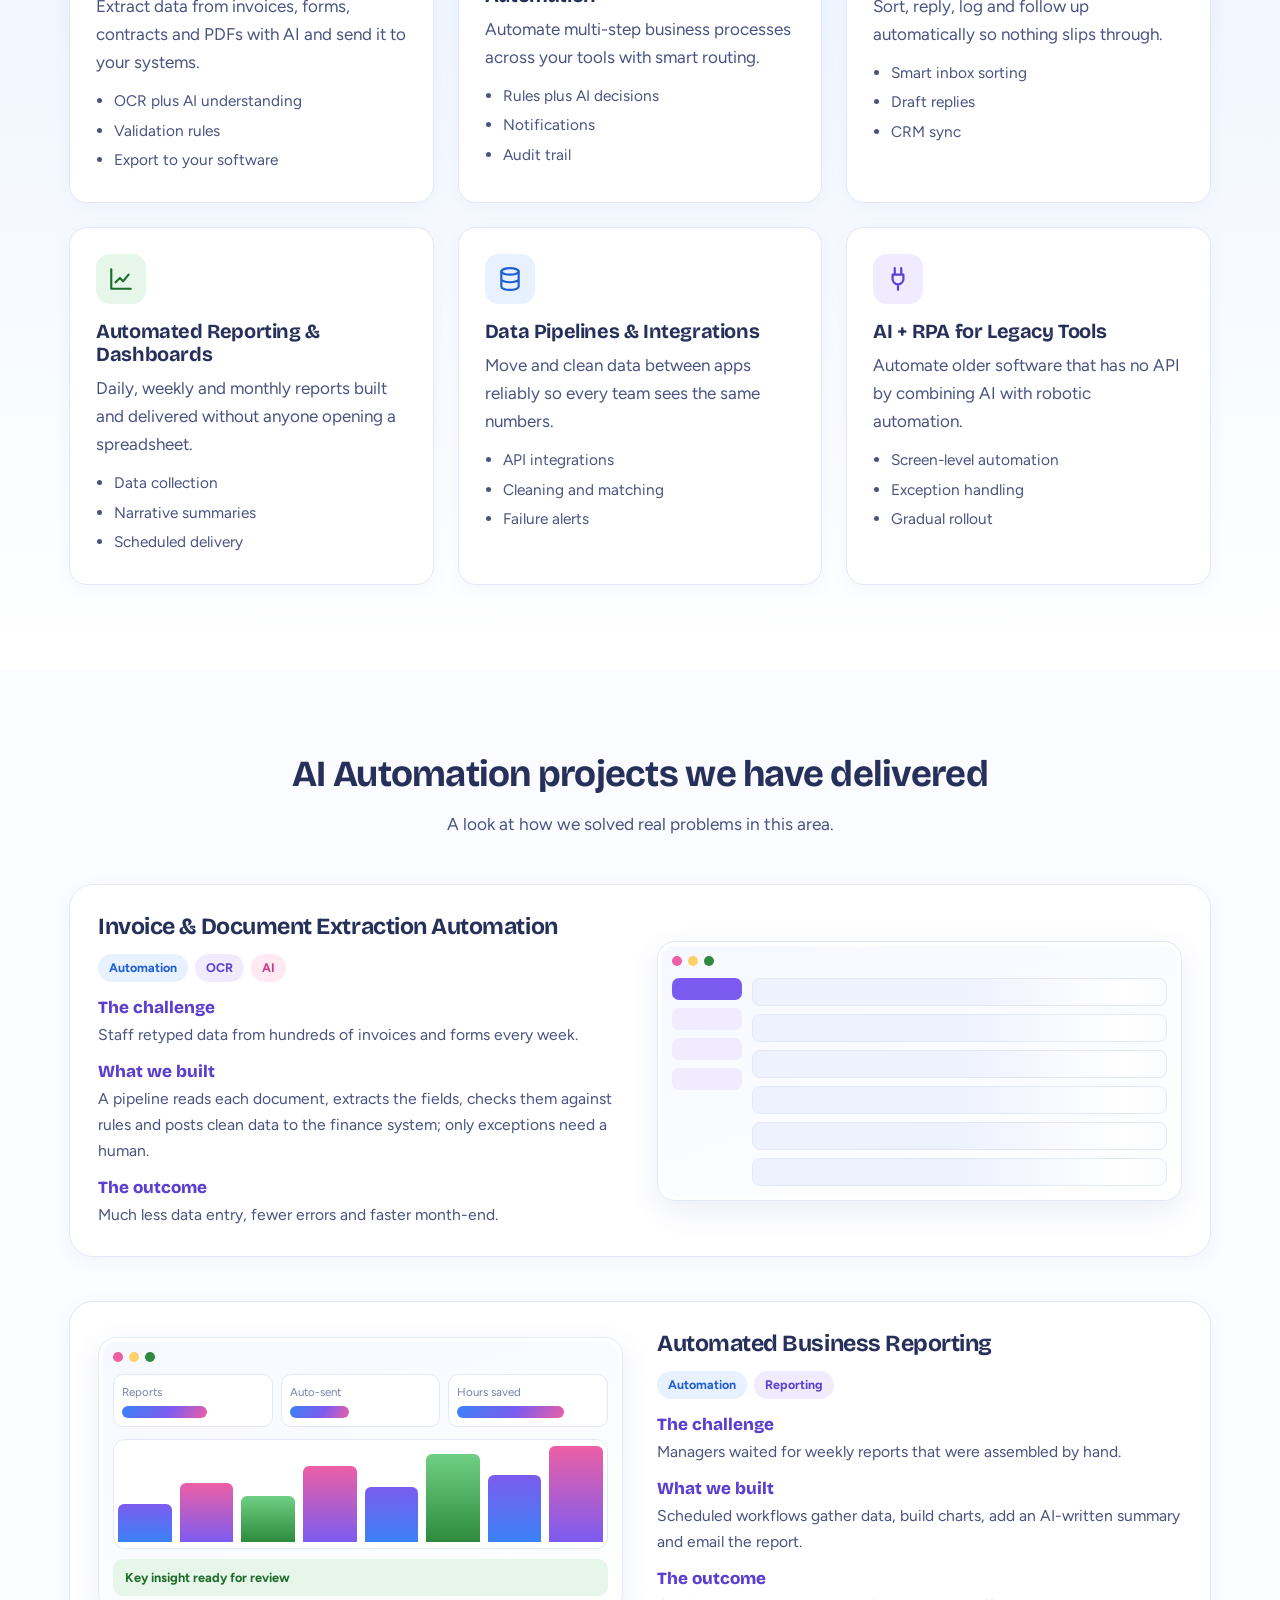
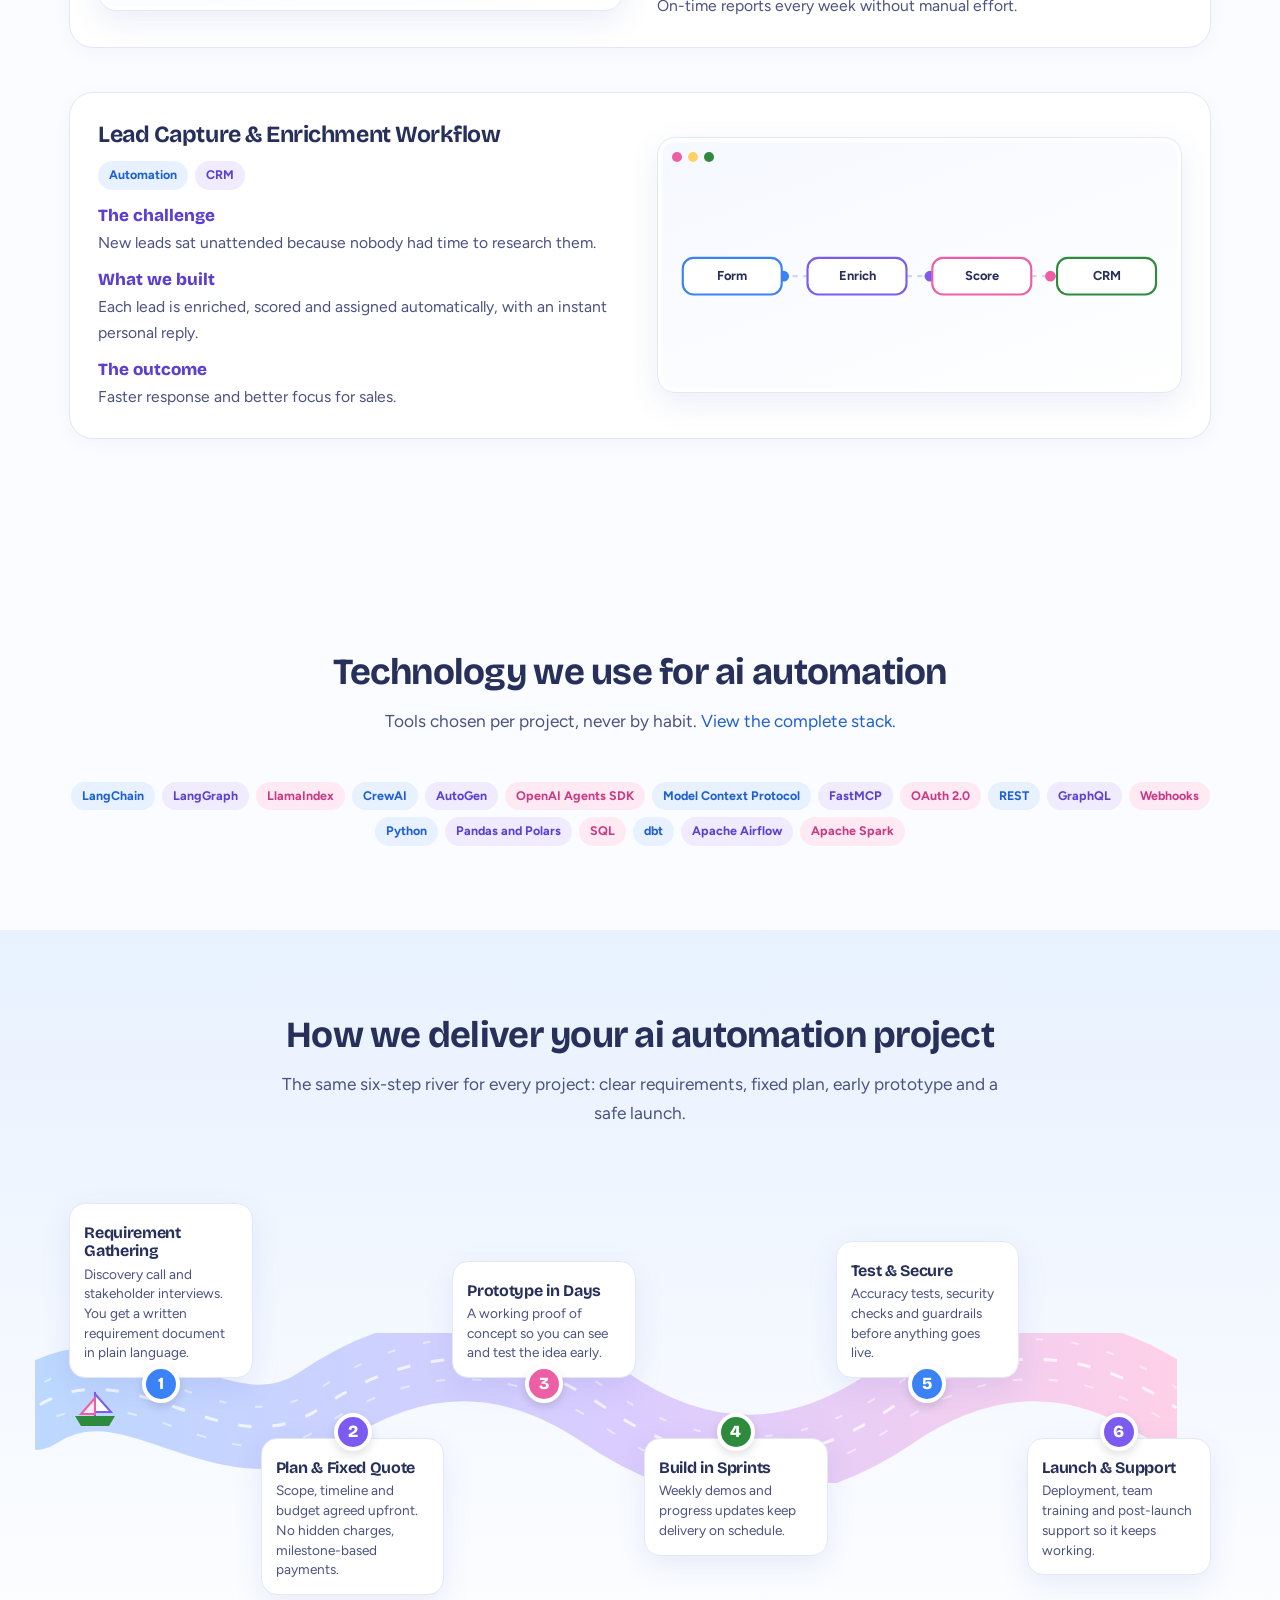
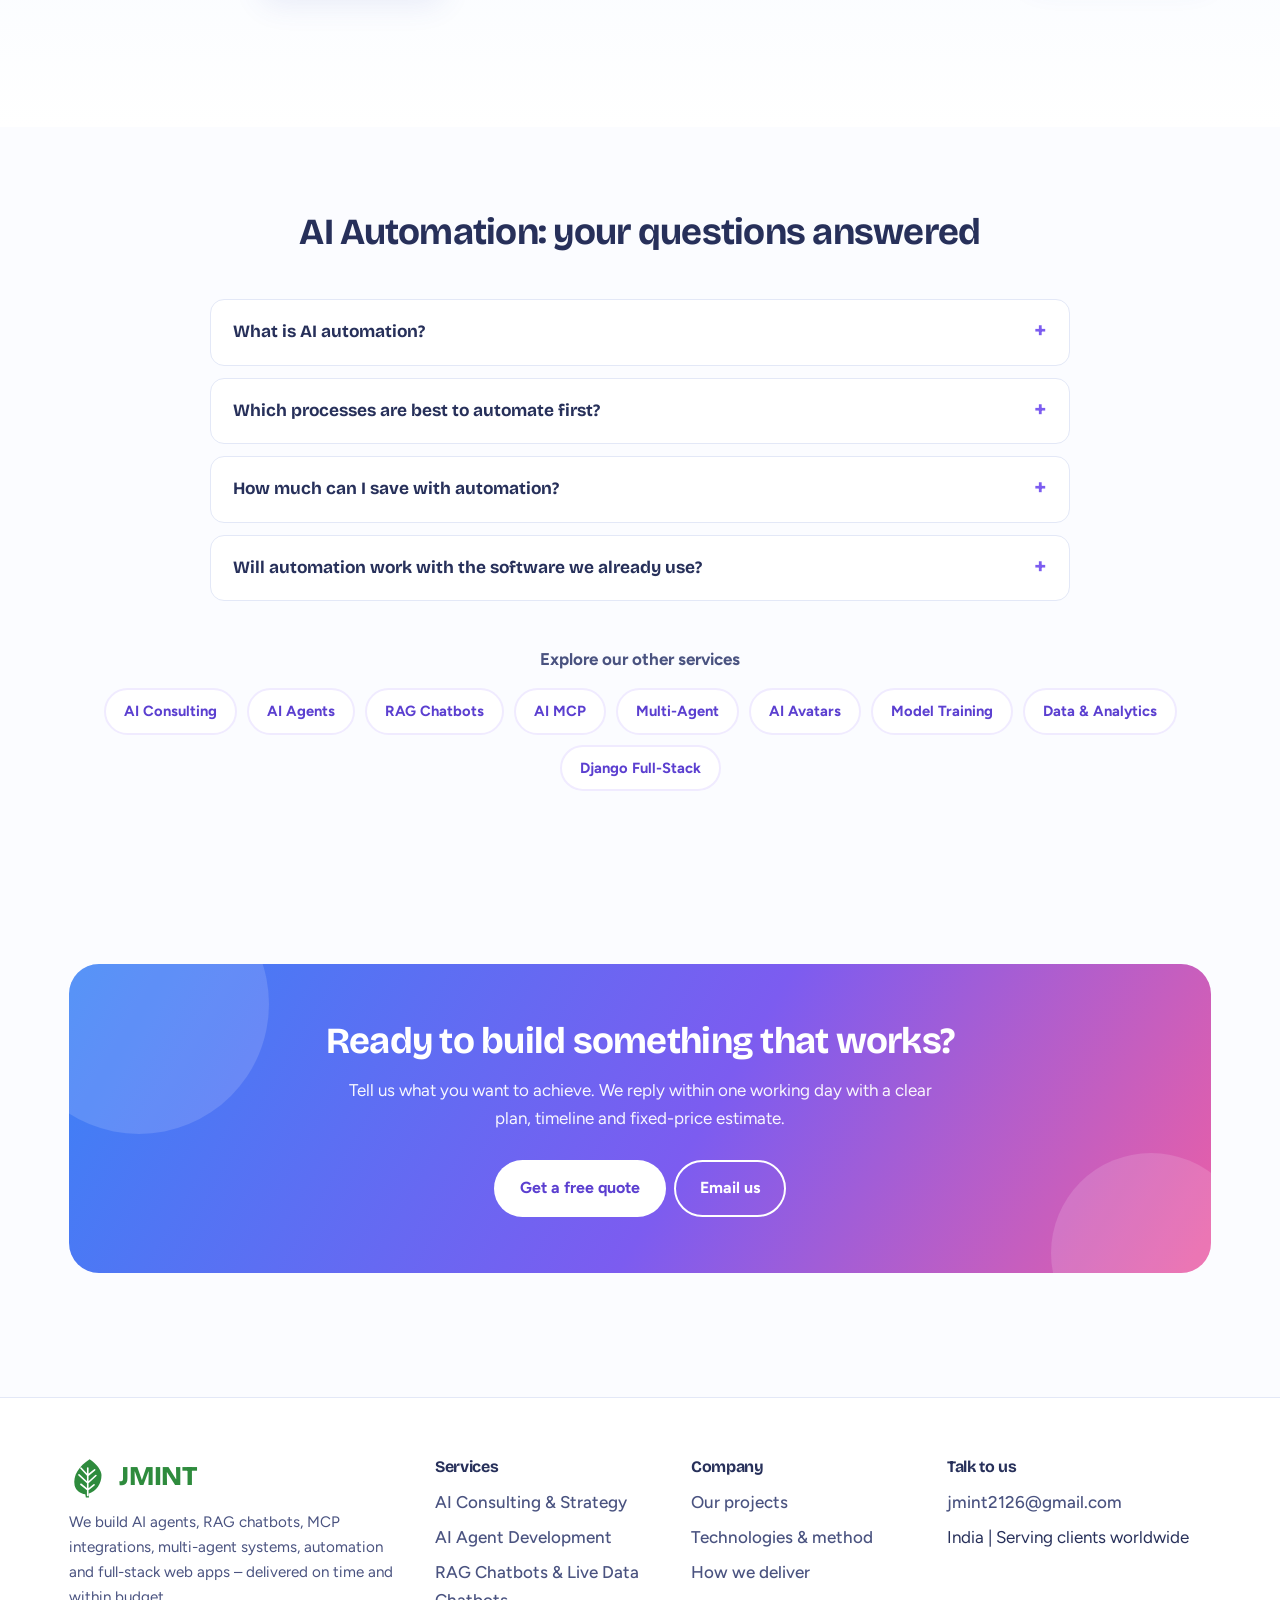
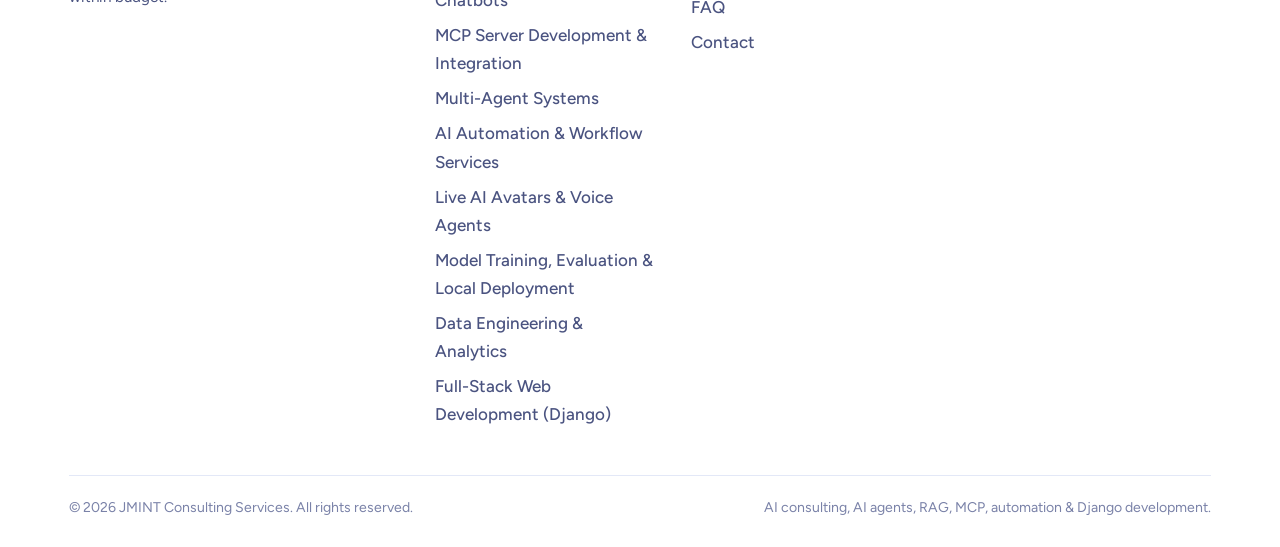
<file: ai-automation-services.html>
<!DOCTYPE html><html lang="en"><head><meta charset="utf-8">
<meta name="viewport" content="width=device-width,initial-scale=1">
<title>AI Automation Services | Business Workflow &amp; Document Automation – JMINT</title>
<meta name="description" content="AI automation services: intelligent document processing, workflow automation, reporting and CRM automation that cut manual work and cost. Fixed price, on-time delivery.">
<meta name="keywords" content="AI automation services, business process automation, intelligent document processing, workflow automation, AI RPA, automate with AI">
<meta name="robots" content="index,follow,max-image-preview:large">
<link rel="canonical" href="https://YOUR-USERNAME.github.io/YOUR-REPO/ai-automation-services.html">
<meta property="og:type" content="website"><meta property="og:title" content="AI Automation Services | Business Workflow &amp; Document Automation – JMINT"><meta property="og:description" content="AI automation services: intelligent document processing, workflow automation, reporting and CRM automation that cut manual work and cost. Fixed price, on-time delivery."><meta property="og:url" content="https://YOUR-USERNAME.github.io/YOUR-REPO/ai-automation-services.html"><meta property="og:site_name" content="JMINT Consulting Services">
<meta name="twitter:card" content="summary"><meta name="theme-color" content="#2e8b3d">
<link rel="icon" href="assets/favicon.svg" type="image/svg+xml">
<link rel="preconnect" href="https://fonts.googleapis.com"><link rel="preconnect" href="https://fonts.gstatic.com" crossorigin>
<link href="https://fonts.googleapis.com/css2?family=Bricolage+Grotesque:opsz,wght@12..96,500;12..96,700;12..96,800&family=Figtree:wght@400;500;600;700&display=swap" rel="stylesheet">
<link rel="stylesheet" href="css/style.css"><link rel="stylesheet" href="css/extras.css">
<script type="application/ld+json">{"@context": "https://schema.org", "@type": "Service", "name": "AI Automation & Workflow Services", "serviceType": "AI Automation", "description": "AI automation services: intelligent document processing, workflow automation, reporting and CRM automation that cut manual work and cost. Fixed price, on-time delivery.", "url": "https://YOUR-USERNAME.github.io/YOUR-REPO/ai-automation-services.html", "areaServed": "Worldwide", "provider": {"@id": "https://YOUR-USERNAME.github.io/YOUR-REPO/#org"}, "hasOfferCatalog": {"@type": "OfferCatalog", "name": "AI Automation & Workflow Services", "itemListElement": [{"@type": "Offer", "itemOffered": {"@type": "Service", "name": "Intelligent Document Processing", "description": "Extract data from invoices, forms, contracts and PDFs with AI and send it to your systems."}}, {"@type": "Offer", "itemOffered": {"@type": "Service", "name": "Workflow & Approval Automation", "description": "Automate multi-step business processes across your tools with smart routing."}}, {"@type": "Offer", "itemOffered": {"@type": "Service", "name": "Email & CRM Automation", "description": "Sort, reply, log and follow up automatically so nothing slips through."}}, {"@type": "Offer", "itemOffered": {"@type": "Service", "name": "Automated Reporting & Dashboards", "description": "Daily, weekly and monthly reports built and delivered without anyone opening a spreadsheet."}}, {"@type": "Offer", "itemOffered": {"@type": "Service", "name": "Data Pipelines & Integrations", "description": "Move and clean data between apps reliably so every team sees the same numbers."}}, {"@type": "Offer", "itemOffered": {"@type": "Service", "name": "AI + RPA for Legacy Tools", "description": "Automate older software that has no API by combining AI with robotic automation."}}]}}</script><script type="application/ld+json">{"@context": "https://schema.org", "@type": "FAQPage", "mainEntity": [{"@type": "Question", "name": "What is AI automation?", "acceptedAnswer": {"@type": "Answer", "text": "AI automation uses artificial intelligence together with workflow software to handle tasks that need understanding, such as reading documents or writing replies, in addition to simple rule-based steps."}}, {"@type": "Question", "name": "Which processes are best to automate first?", "acceptedAnswer": {"@type": "Answer", "text": "Start with high-volume, repetitive tasks that follow a clear pattern, such as data entry, document processing, reporting and email triage. We rank them during a short discovery session."}}, {"@type": "Question", "name": "How much can I save with automation?", "acceptedAnswer": {"@type": "Answer", "text": "Savings depend on volume, but most clients target several hours per person per week. We estimate the return before we start so you can see the business case."}}, {"@type": "Question", "name": "Will automation work with the software we already use?", "acceptedAnswer": {"@type": "Answer", "text": "Almost always. We integrate through APIs, connectors or, when needed, screen-level automation."}}]}</script><script type="application/ld+json">{"@context": "https://schema.org", "@type": "BreadcrumbList", "itemListElement": [{"@type": "ListItem", "position": 1, "name": "Home", "item": "https://YOUR-USERNAME.github.io/YOUR-REPO/"}, {"@type": "ListItem", "position": 2, "name": "AI Automation & Workflow Services", "item": "https://YOUR-USERNAME.github.io/YOUR-REPO/ai-automation-services.html"}]}</script></head><body><header class="site-header"><div class="wrap nav"><a class="brand" href="index.html" aria-label="JMINT Consulting Services home"><svg viewBox="0 0 64 64" aria-hidden="true"><path d="M33 2C16 13 6 28 9 44c2 8 9 13 17 14l1 5h5l-1-6c13-4 21-16 21-30C52 20 44 9 33 2z" fill="#2e8b3d"/><path d="M30 60V16M30 28l-11-12M30 28l11-9M30 40l-14-13M30 40l13-12M30 51l-11-9M30 51l10-8" stroke="#fff" stroke-width="2.6" stroke-linecap="round" fill="none"/></svg><span><b>JMINT</b></span></a>
<button class="burger" aria-label="Open menu" aria-expanded="false"><svg viewBox="0 0 24 24" fill="none" stroke="currentColor" stroke-width="2" stroke-linecap="round" stroke-linejoin="round" aria-hidden="true" ><path d="M4 7h16M4 12h16M4 17h16"/></svg></button>
<ul class="menu">
<li><a class="top" href="index.html">Home</a></li>
<li class="has-dd"><button class="top" aria-haspopup="true" aria-expanded="false">Services &#9662;</button><ul class="dd"><li><a href="ai-consulting.html"><i><svg viewBox="0 0 24 24" fill="none" stroke="currentColor" stroke-width="2" stroke-linecap="round" stroke-linejoin="round" aria-hidden="true" ><circle cx="12" cy="12" r="9"/><path d="M15.5 8.5l-2 5-5 2 2-5z"/></svg></i>AI Consulting &amp; Strategy</a></li><li><a href="ai-agent-development.html"><i><svg viewBox="0 0 24 24" fill="none" stroke="currentColor" stroke-width="2" stroke-linecap="round" stroke-linejoin="round" aria-hidden="true" ><rect x="4" y="8" width="16" height="11" rx="3"/><path d="M12 8V4M9 13.5h.01M15 13.5h.01M9.5 16.5h5"/></svg></i>AI Agent Development</a></li><li><a href="rag-chatbot-development.html"><i><svg viewBox="0 0 24 24" fill="none" stroke="currentColor" stroke-width="2" stroke-linecap="round" stroke-linejoin="round" aria-hidden="true" ><path d="M21 12a8 8 0 0 1-11.5 7.2L3 21l1.8-5.5A8 8 0 1 1 21 12z"/></svg></i>RAG Chatbots &amp; Live Data Chatbots</a></li><li><a href="mcp-server-development.html"><i><svg viewBox="0 0 24 24" fill="none" stroke="currentColor" stroke-width="2" stroke-linecap="round" stroke-linejoin="round" aria-hidden="true" ><path d="M9 2v6M15 2v6M7 8h10v4a5 5 0 0 1-10 0zM12 17v5"/></svg></i>MCP Server Development &amp; Integration</a></li><li><a href="multi-agent-systems.html"><i><svg viewBox="0 0 24 24" fill="none" stroke="currentColor" stroke-width="2" stroke-linecap="round" stroke-linejoin="round" aria-hidden="true" ><path d="M12 3l9 5-9 5-9-5z"/><path d="M3 13l9 5 9-5"/></svg></i>Multi-Agent Systems</a></li><li><a href="ai-automation-services.html"><i><svg viewBox="0 0 24 24" fill="none" stroke="currentColor" stroke-width="2" stroke-linecap="round" stroke-linejoin="round" aria-hidden="true" ><path d="M13 2L4 14h7l-1 8 9-12h-7z"/></svg></i>AI Automation &amp; Workflow Services</a></li><li><a href="ai-avatar-voice-agents.html"><i><svg viewBox="0 0 24 24" fill="none" stroke="currentColor" stroke-width="2" stroke-linecap="round" stroke-linejoin="round" aria-hidden="true" ><rect x="9" y="3" width="6" height="12" rx="3"/><path d="M5 11a7 7 0 0 0 14 0M12 18v3"/></svg></i>Live AI Avatars &amp; Voice Agents</a></li><li><a href="ml-model-training-deployment.html"><i><svg viewBox="0 0 24 24" fill="none" stroke="currentColor" stroke-width="2" stroke-linecap="round" stroke-linejoin="round" aria-hidden="true" ><rect x="6" y="6" width="12" height="12" rx="2"/><path d="M9 2v4M15 2v4M9 18v4M15 18v4M2 9h4M2 15h4M18 9h4M18 15h4"/></svg></i>Model Training, Evaluation &amp; Local Deployment</a></li><li><a href="data-engineering-analytics.html"><i><svg viewBox="0 0 24 24" fill="none" stroke="currentColor" stroke-width="2" stroke-linecap="round" stroke-linejoin="round" aria-hidden="true" ><path d="M3 3v18h18M7 15l4-4 3 3 5-6"/></svg></i>Data Engineering &amp; Analytics</a></li><li><a href="django-fullstack-development.html"><i><svg viewBox="0 0 24 24" fill="none" stroke="currentColor" stroke-width="2" stroke-linecap="round" stroke-linejoin="round" aria-hidden="true" ><path d="M16 18l6-6-6-6M8 6l-6 6 6 6"/></svg></i>Full-Stack Web Development (Django)</a></li></ul></li>
<li><a class="top" href="projects.html">Projects</a></li>
<li><a class="top" href="technologies.html">Technologies</a></li>
<li><a class="top" href="index.html#process">How we work</a></li>
<li><a class="top" href="contact.html">Contact</a></li>
<li><a class="btn btn-primary btn-sm" href="contact.html">Get a free quote</a></li>
</ul></div></header><main><section class="hero page-hero"><canvas id="net"></canvas><div class="wrap"><div>
<div class="crumbs"><a href="index.html">Home</a> / AI Automation &amp; Workflow Services</div>
<h1>Automate the repetitive work and give your team their time back</h1><p class="lead">From invoices and emails to reports and data entry, we connect AI with your existing tools to automate the boring, error-prone tasks – with fixed pricing and delivery dates you can plan around.</p>
<div class="hero-cta"><a class="btn btn-primary" href="contact.html">Get a free quote</a><a class="btn btn-ghost" href="#projects">See project examples</a></div>
<ul class="assure"><li>Fixed price</li><li>On-time delivery</li><li>Weekly demos</li></ul></div><div class="viz v-belt"><div class="vbg"></div><div class="vcore"><svg viewBox="0 0 24 24" fill="none" stroke="currentColor" stroke-width="2" stroke-linecap="round" stroke-linejoin="round" aria-hidden="true" ><path d="M13 2L4 14h7l-1 8 9-12h-7z"/></svg></div><a class="node" href="#sub-0" style="--x:0.0%;--y:72.0%;--k:0" title="Jump to Documents"><span>Documents</span></a><a class="node" href="#sub-1" style="--x:0.0%;--y:72.0%;--k:1" title="Jump to Email"><span>Email</span></a><a class="node" href="#sub-2" style="--x:0.0%;--y:72.0%;--k:2" title="Jump to Reports"><span>Reports</span></a><a class="node" href="#sub-3" style="--x:0.0%;--y:72.0%;--k:3" title="Jump to CRM"><span>CRM</span></a><a class="node" href="#sub-4" style="--x:0.0%;--y:72.0%;--k:4" title="Jump to Data entry"><span>Data entry</span></a><a class="node" href="#sub-5" style="--x:0.0%;--y:72.0%;--k:5" title="Jump to Alerts"><span>Alerts</span></a><div class="hint">Tap any bubble to jump to that service</div></div></div></section>

<section><div class="wrap"><div class="split"><div class="rv"><h2>What is ai automation?</h2><p style="margin-top:14px">AI automation combines workflow tools with language models and document understanding so software can read, decide and act – not just follow rigid rules. We automate processes such as document extraction, approvals, reporting, lead handling and data synchronisation. Most automations pay for themselves quickly because they remove hours of manual work every week.</p><div class="tags"><span class="tag">AI automation services</span><span class="tag">business process automation</span><span class="tag">intelligent document processing</span><span class="tag">workflow automation</span><span class="tag">AI RPA</span><span class="tag">automate with AI</span></div></div>
<div class="rv"><ul class="checks"><li><b>Delivered on time:</b> milestone plan, early prototype and weekly demos.</li><li><b>Budget-friendly:</b> fixed pricing and cost-efficient AI model choices.</li><li><b>Genuine expertise:</b> we have already built and shipped solutions like these.</li><li><b>Secure and private:</b> access control, encryption and private hosting options.</li><li><b>Support included:</b> training, documentation and post-launch help.</li></ul></div></div></div></section>

<section class="tint-blue"><div class="wrap"><div class="sec-head rv"><h2>AI Automation &amp; Workflow Services: what we offer</h2><p>Choose a single sub-service or combine several into one complete solution.</p></div><div class="grid g3"><div id="sub-0" class="card rv c-blue"><div class="ico"><svg viewBox="0 0 24 24" fill="none" stroke="currentColor" stroke-width="2" stroke-linecap="round" stroke-linejoin="round" aria-hidden="true" ><path d="M14 2H6a2 2 0 0 0-2 2v16a2 2 0 0 0 2 2h12a2 2 0 0 0 2-2V8zM14 2v6h6M9 13h6M9 17h6"/></svg></div><h3>Intelligent Document Processing</h3><p>Extract data from invoices, forms, contracts and PDFs with AI and send it to your systems.</p><ul><li>OCR plus AI understanding</li><li>Validation rules</li><li>Export to your software</li></ul></div><div id="sub-1" class="card rv c-violet"><div class="ico"><svg viewBox="0 0 24 24" fill="none" stroke="currentColor" stroke-width="2" stroke-linecap="round" stroke-linejoin="round" aria-hidden="true" ><circle cx="12" cy="12" r="3"/><path d="M12 2v3M12 19v3M4.2 4.2l2.1 2.1M17.7 17.7l2.1 2.1M2 12h3M19 12h3M4.2 19.8l2.1-2.1M17.7 6.3l2.1-2.1"/></svg></div><h3>Workflow &amp; Approval Automation</h3><p>Automate multi-step business processes across your tools with smart routing.</p><ul><li>Rules plus AI decisions</li><li>Notifications</li><li>Audit trail</li></ul></div><div id="sub-2" class="card rv c-pink"><div class="ico"><svg viewBox="0 0 24 24" fill="none" stroke="currentColor" stroke-width="2" stroke-linecap="round" stroke-linejoin="round" aria-hidden="true" ><path d="M21 12a8 8 0 0 1-11.5 7.2L3 21l1.8-5.5A8 8 0 1 1 21 12z"/></svg></div><h3>Email &amp; CRM Automation</h3><p>Sort, reply, log and follow up automatically so nothing slips through.</p><ul><li>Smart inbox sorting</li><li>Draft replies</li><li>CRM sync</li></ul></div><div id="sub-3" class="card rv c-green"><div class="ico"><svg viewBox="0 0 24 24" fill="none" stroke="currentColor" stroke-width="2" stroke-linecap="round" stroke-linejoin="round" aria-hidden="true" ><path d="M3 3v18h18M7 15l4-4 3 3 5-6"/></svg></div><h3>Automated Reporting &amp; Dashboards</h3><p>Daily, weekly and monthly reports built and delivered without anyone opening a spreadsheet.</p><ul><li>Data collection</li><li>Narrative summaries</li><li>Scheduled delivery</li></ul></div><div id="sub-4" class="card rv c-blue"><div class="ico"><svg viewBox="0 0 24 24" fill="none" stroke="currentColor" stroke-width="2" stroke-linecap="round" stroke-linejoin="round" aria-hidden="true" ><ellipse cx="12" cy="5" rx="8" ry="3"/><path d="M4 5v14c0 1.7 3.6 3 8 3s8-1.3 8-3V5M4 12c0 1.7 3.6 3 8 3s8-1.3 8-3"/></svg></div><h3>Data Pipelines &amp; Integrations</h3><p>Move and clean data between apps reliably so every team sees the same numbers.</p><ul><li>API integrations</li><li>Cleaning and matching</li><li>Failure alerts</li></ul></div><div id="sub-5" class="card rv c-violet"><div class="ico"><svg viewBox="0 0 24 24" fill="none" stroke="currentColor" stroke-width="2" stroke-linecap="round" stroke-linejoin="round" aria-hidden="true" ><path d="M9 2v6M15 2v6M7 8h10v4a5 5 0 0 1-10 0zM12 17v5"/></svg></div><h3>AI + RPA for Legacy Tools</h3><p>Automate older software that has no API by combining AI with robotic automation.</p><ul><li>Screen-level automation</li><li>Exception handling</li><li>Gradual rollout</li></ul></div></div></div></section>

<section id="projects"><div class="wrap"><div class="sec-head center rv"><h2>AI Automation projects we have delivered</h2><p>A look at how we solved real problems in this area.</p></div><article class="proj rv" data-cat="ai-automation-services" id="invoice-auto"><div class="mock" role="img" aria-label="Animated web application preview"><div class="dots"><i></i><i></i><i></i></div><div class="app"><div class="side"><i></i><i></i><i></i><i></i></div><div class="rows"><i></i><i></i><i></i><i></i><i></i><i></i></div></div></div>
<div><h3>Invoice &amp; Document Extraction Automation</h3><div class="tags"><span class="tag">Automation</span><span class="tag">OCR</span><span class="tag">AI</span></div>
<dl><dt>The challenge</dt><dd>Staff retyped data from hundreds of invoices and forms every week.</dd><dt>What we built</dt><dd>A pipeline reads each document, extracts the fields, checks them against rules and posts clean data to the finance system; only exceptions need a human.</dd><dt>The outcome</dt><dd>Much less data entry, fewer errors and faster month-end.</dd></dl></div></article><article class="proj rv" data-cat="ai-automation-services" id="report-auto"><div class="mock" role="img" aria-label="Animated analytics dashboard preview"><div class="dots"><i></i><i></i><i></i></div><div class="kpis"><div>Reports<b><u></u></b></div><div>Auto-sent<b><u></u></b></div><div>Hours saved<b><u></u></b></div></div><div class="bars"><i style="--h:40%"></i><i style="--h:62%"></i><i style="--h:48%"></i><i style="--h:80%"></i><i style="--h:58%"></i><i style="--h:92%"></i><i style="--h:70%"></i><i style="--h:100%"></i></div><div class="insight">Key insight ready for review</div></div>
<div><h3>Automated Business Reporting</h3><div class="tags"><span class="tag">Automation</span><span class="tag">Reporting</span></div>
<dl><dt>The challenge</dt><dd>Managers waited for weekly reports that were assembled by hand.</dd><dt>What we built</dt><dd>Scheduled workflows gather data, build charts, add an AI-written summary and email the report.</dd><dt>The outcome</dt><dd>On-time reports every week without manual effort.</dd></dl></div></article><article class="proj rv" data-cat="ai-automation-services" id="lead-enrich"><div class="mock" role="img" aria-label="Animated workflow diagram"><div class="dots"><i></i><i></i><i></i></div><svg class="flow" viewBox="0 0 460 190"><path d="M102 95 L126 95" stroke="#cdd6f5" stroke-width="2" stroke-dasharray="5 5" fill="none"/><circle r="5" fill="#3b82f6"><animateMotion dur="2.4s" begin="0.0s" repeatCount="indefinite" path="M102 95 L126 95"/></circle><path d="M218 95 L242 95" stroke="#cdd6f5" stroke-width="2" stroke-dasharray="5 5" fill="none"/><circle r="5" fill="#7c5cf0"><animateMotion dur="2.4s" begin="0.4s" repeatCount="indefinite" path="M218 95 L242 95"/></circle><path d="M334 95 L358 95" stroke="#cdd6f5" stroke-width="2" stroke-dasharray="5 5" fill="none"/><circle r="5" fill="#ec5fa5"><animateMotion dur="2.4s" begin="0.8s" repeatCount="indefinite" path="M334 95 L358 95"/></circle><rect x="10" y="78" width="92" height="34" rx="10" fill="#fff" stroke="#3b82f6" stroke-width="2"/><text x="56" y="99" text-anchor="middle" font-size="12" font-weight="700" fill="#27305a" font-family="Figtree,sans-serif">Form</text><rect x="126" y="78" width="92" height="34" rx="10" fill="#fff" stroke="#7c5cf0" stroke-width="2"/><text x="172" y="99" text-anchor="middle" font-size="12" font-weight="700" fill="#27305a" font-family="Figtree,sans-serif">Enrich</text><rect x="242" y="78" width="92" height="34" rx="10" fill="#fff" stroke="#ec5fa5" stroke-width="2"/><text x="288" y="99" text-anchor="middle" font-size="12" font-weight="700" fill="#27305a" font-family="Figtree,sans-serif">Score</text><rect x="358" y="78" width="92" height="34" rx="10" fill="#fff" stroke="#2e8b3d" stroke-width="2"/><text x="404" y="99" text-anchor="middle" font-size="12" font-weight="700" fill="#27305a" font-family="Figtree,sans-serif">CRM</text></svg></div>
<div><h3>Lead Capture &amp; Enrichment Workflow</h3><div class="tags"><span class="tag">Automation</span><span class="tag">CRM</span></div>
<dl><dt>The challenge</dt><dd>New leads sat unattended because nobody had time to research them.</dd><dt>What we built</dt><dd>Each lead is enriched, scored and assigned automatically, with an instant personal reply.</dd><dt>The outcome</dt><dd>Faster response and better focus for sales.</dd></dl></div></article></div></section>

<section id="tech"><div class="wrap"><div class="sec-head center rv"><h2>Technology we use for ai automation</h2><p>Tools chosen per project, never by habit. <a href="technologies.html">View the complete stack</a>.</p></div><div class="tags rv" style="justify-content:center"><a class="tag" href="technologies.html#cat-1" style="text-decoration:none">LangChain</a><a class="tag" href="technologies.html#cat-1" style="text-decoration:none">LangGraph</a><a class="tag" href="technologies.html#cat-1" style="text-decoration:none">LlamaIndex</a><a class="tag" href="technologies.html#cat-1" style="text-decoration:none">CrewAI</a><a class="tag" href="technologies.html#cat-1" style="text-decoration:none">AutoGen</a><a class="tag" href="technologies.html#cat-1" style="text-decoration:none">OpenAI Agents SDK</a><a class="tag" href="technologies.html#cat-3" style="text-decoration:none">Model Context Protocol</a><a class="tag" href="technologies.html#cat-3" style="text-decoration:none">FastMCP</a><a class="tag" href="technologies.html#cat-3" style="text-decoration:none">OAuth 2.0</a><a class="tag" href="technologies.html#cat-3" style="text-decoration:none">REST</a><a class="tag" href="technologies.html#cat-3" style="text-decoration:none">GraphQL</a><a class="tag" href="technologies.html#cat-3" style="text-decoration:none">Webhooks</a><a class="tag" href="technologies.html#cat-7" style="text-decoration:none">Python</a><a class="tag" href="technologies.html#cat-7" style="text-decoration:none">Pandas and Polars</a><a class="tag" href="technologies.html#cat-7" style="text-decoration:none">SQL</a><a class="tag" href="technologies.html#cat-7" style="text-decoration:none">dbt</a><a class="tag" href="technologies.html#cat-7" style="text-decoration:none">Apache Airflow</a><a class="tag" href="technologies.html#cat-7" style="text-decoration:none">Apache Spark</a></div></div></section>

<section class="tint-blue" id="process"><div class="wrap"><div class="sec-head center rv"><h2>How we deliver your ai automation project</h2><p>The same six-step river for every project: clear requirements, fixed plan, early prototype and a safe launch.</p></div><div class="river" role="list" aria-label="Our delivery process"><svg class="river-svg" viewBox="0 0 1200 150" preserveAspectRatio="none" aria-hidden="true"><defs><linearGradient id="rg" x1="0" x2="1"><stop offset="0" stop-color="#bcd8ff"/><stop offset=".5" stop-color="#d9ccff"/><stop offset="1" stop-color="#ffd0e8"/></linearGradient></defs>
<path d="M0 75 C 100 10, 200 140, 300 75 S 500 10, 600 75 S 800 140, 900 75 S 1100 10, 1200 75" stroke="url(#rg)" stroke-width="84" fill="none" stroke-linecap="round"/>
<path d="M0 75 C 100 10, 200 140, 300 75 S 500 10, 600 75 S 800 140, 900 75 S 1100 10, 1200 75" stroke="#fff" stroke-opacity=".75" stroke-width="3" fill="none" stroke-dasharray="14 22"><animate attributeName="stroke-dashoffset" from="72" to="0" dur="1.6s" repeatCount="indefinite"/></path>
<path d="M0 75 C 100 10, 200 140, 300 75 S 500 10, 600 75 S 800 140, 900 75 S 1100 10, 1200 75" stroke="#fff" stroke-opacity=".5" stroke-width="2" fill="none" transform="translate(0 -20)" stroke-dasharray="8 30"><animate attributeName="stroke-dashoffset" from="76" to="0" dur="2.2s" repeatCount="indefinite"/></path>
<path d="M0 75 C 100 10, 200 140, 300 75 S 500 10, 600 75 S 800 140, 900 75 S 1100 10, 1200 75" stroke="#fff" stroke-opacity=".5" stroke-width="2" fill="none" transform="translate(0 20)" stroke-dasharray="10 28"><animate attributeName="stroke-dashoffset" from="76" to="0" dur="1.9s" repeatCount="indefinite"/></path></svg><div class="boat" aria-hidden="true"><svg viewBox="0 0 52 44"><path d="M6 30h40l-6 10H12z" fill="#2e8b3d"/><path d="M26 6v24M26 8l16 18H26z" fill="#fff" stroke="#7c5cf0" stroke-width="2"/><path d="M26 12L12 28h14z" fill="#ffeaf4" stroke="#ec5fa5" stroke-width="2"/></svg></div><div class="banks"><div class="bank"><div class="slot t"><div class="step" style="--c:var(--blue)"><span class="n">1</span><h4>Requirement Gathering</h4><p>Discovery call and stakeholder interviews. You get a written requirement document in plain language.</p></div></div><div class="slot b"></div></div><div class="bank"><div class="slot t"></div><div class="slot b"><div class="step" style="--c:var(--violet)"><span class="n">2</span><h4>Plan &amp; Fixed Quote</h4><p>Scope, timeline and budget agreed upfront. No hidden charges, milestone-based payments.</p></div></div></div><div class="bank"><div class="slot t"><div class="step" style="--c:var(--pink)"><span class="n">3</span><h4>Prototype in Days</h4><p>A working proof of concept so you can see and test the idea early.</p></div></div><div class="slot b"></div></div><div class="bank"><div class="slot t"></div><div class="slot b"><div class="step" style="--c:var(--leaf)"><span class="n">4</span><h4>Build in Sprints</h4><p>Weekly demos and progress updates keep delivery on schedule.</p></div></div></div><div class="bank"><div class="slot t"><div class="step" style="--c:var(--blue)"><span class="n">5</span><h4>Test &amp; Secure</h4><p>Accuracy tests, security checks and guardrails before anything goes live.</p></div></div><div class="slot b"></div></div><div class="bank"><div class="slot t"></div><div class="slot b"><div class="step" style="--c:var(--violet)"><span class="n">6</span><h4>Launch &amp; Support</h4><p>Deployment, team training and post-launch support so it keeps working.</p></div></div></div></div></div></div></section>

<section><div class="wrap"><div class="sec-head center rv"><h2>AI Automation: your questions answered</h2></div><div class="faq"><details class="rv"><summary>What is AI automation?</summary><p>AI automation uses artificial intelligence together with workflow software to handle tasks that need understanding, such as reading documents or writing replies, in addition to simple rule-based steps.</p></details><details class="rv"><summary>Which processes are best to automate first?</summary><p>Start with high-volume, repetitive tasks that follow a clear pattern, such as data entry, document processing, reporting and email triage. We rank them during a short discovery session.</p></details><details class="rv"><summary>How much can I save with automation?</summary><p>Savings depend on volume, but most clients target several hours per person per week. We estimate the return before we start so you can see the business case.</p></details><details class="rv"><summary>Will automation work with the software we already use?</summary><p>Almost always. We integrate through APIs, connectors or, when needed, screen-level automation.</p></details></div>
<div style="text-align:center;margin-top:44px" class="rv"><p style="margin-bottom:10px"><b>Explore our other services</b></p><a class="btn btn-ghost btn-sm" href="ai-consulting.html" style="margin:5px">AI Consulting</a><a class="btn btn-ghost btn-sm" href="ai-agent-development.html" style="margin:5px">AI Agents</a><a class="btn btn-ghost btn-sm" href="rag-chatbot-development.html" style="margin:5px">RAG Chatbots</a><a class="btn btn-ghost btn-sm" href="mcp-server-development.html" style="margin:5px">AI MCP</a><a class="btn btn-ghost btn-sm" href="multi-agent-systems.html" style="margin:5px">Multi-Agent</a><a class="btn btn-ghost btn-sm" href="ai-avatar-voice-agents.html" style="margin:5px">AI Avatars</a><a class="btn btn-ghost btn-sm" href="ml-model-training-deployment.html" style="margin:5px">Model Training</a><a class="btn btn-ghost btn-sm" href="data-engineering-analytics.html" style="margin:5px">Data &amp; Analytics</a><a class="btn btn-ghost btn-sm" href="django-fullstack-development.html" style="margin:5px">Django Full-Stack</a></div></div></section>
<section><div class="wrap"><div class="cta rv"><h2>Ready to build something that works?</h2><p>Tell us what you want to achieve. We reply within one working day with a clear plan, timeline and fixed-price estimate.</p><a class="btn" href="contact.html">Get a free quote</a><a class="btn alt" href="mailto:jmint2126@gmail.com">Email us</a></div></div></section></main><footer><div class="wrap"><div class="foot">
<div><a class="brand" href="index.html" aria-label="JMINT Consulting Services home"><svg viewBox="0 0 64 64" aria-hidden="true"><path d="M33 2C16 13 6 28 9 44c2 8 9 13 17 14l1 5h5l-1-6c13-4 21-16 21-30C52 20 44 9 33 2z" fill="#2e8b3d"/><path d="M30 60V16M30 28l-11-12M30 28l11-9M30 40l-14-13M30 40l13-12M30 51l-11-9M30 51l10-8" stroke="#fff" stroke-width="2.6" stroke-linecap="round" fill="none"/></svg><span><b>JMINT</b></span></a><p>We build AI agents, RAG chatbots, MCP integrations, multi-agent systems, automation and full-stack web apps – delivered on time and within budget.</p></div>
<div><h4>Services</h4><ul><li><a href="ai-consulting.html">AI Consulting &amp; Strategy</a></li><li><a href="ai-agent-development.html">AI Agent Development</a></li><li><a href="rag-chatbot-development.html">RAG Chatbots &amp; Live Data Chatbots</a></li><li><a href="mcp-server-development.html">MCP Server Development &amp; Integration</a></li><li><a href="multi-agent-systems.html">Multi-Agent Systems</a></li><li><a href="ai-automation-services.html">AI Automation &amp; Workflow Services</a></li><li><a href="ai-avatar-voice-agents.html">Live AI Avatars &amp; Voice Agents</a></li><li><a href="ml-model-training-deployment.html">Model Training, Evaluation &amp; Local Deployment</a></li><li><a href="data-engineering-analytics.html">Data Engineering &amp; Analytics</a></li><li><a href="django-fullstack-development.html">Full-Stack Web Development (Django)</a></li></ul></div>
<div><h4>Company</h4><ul><li><a href="projects.html">Our projects</a></li><li><a href="technologies.html">Technologies &amp; method</a></li><li><a href="index.html#process">How we deliver</a></li><li><a href="index.html#faq">FAQ</a></li><li><a href="contact.html">Contact</a></li></ul></div>
<div><h4>Talk to us</h4><ul><li><a href="mailto:jmint2126@gmail.com">jmint2126@gmail.com</a></li>
    <!-- <li>+91 00000 00000</li> -->
    <li>India  |  Serving clients worldwide</li></ul></div>
</div><div class="copy"><span>&copy; 2026 JMINT Consulting Services. All rights reserved.</span><span>AI consulting, AI agents, RAG, MCP, automation &amp; Django development.</span></div></div></footer>
<script src="js/main.js"></script><script src="js/extras.js"></script></body></html>
</file>
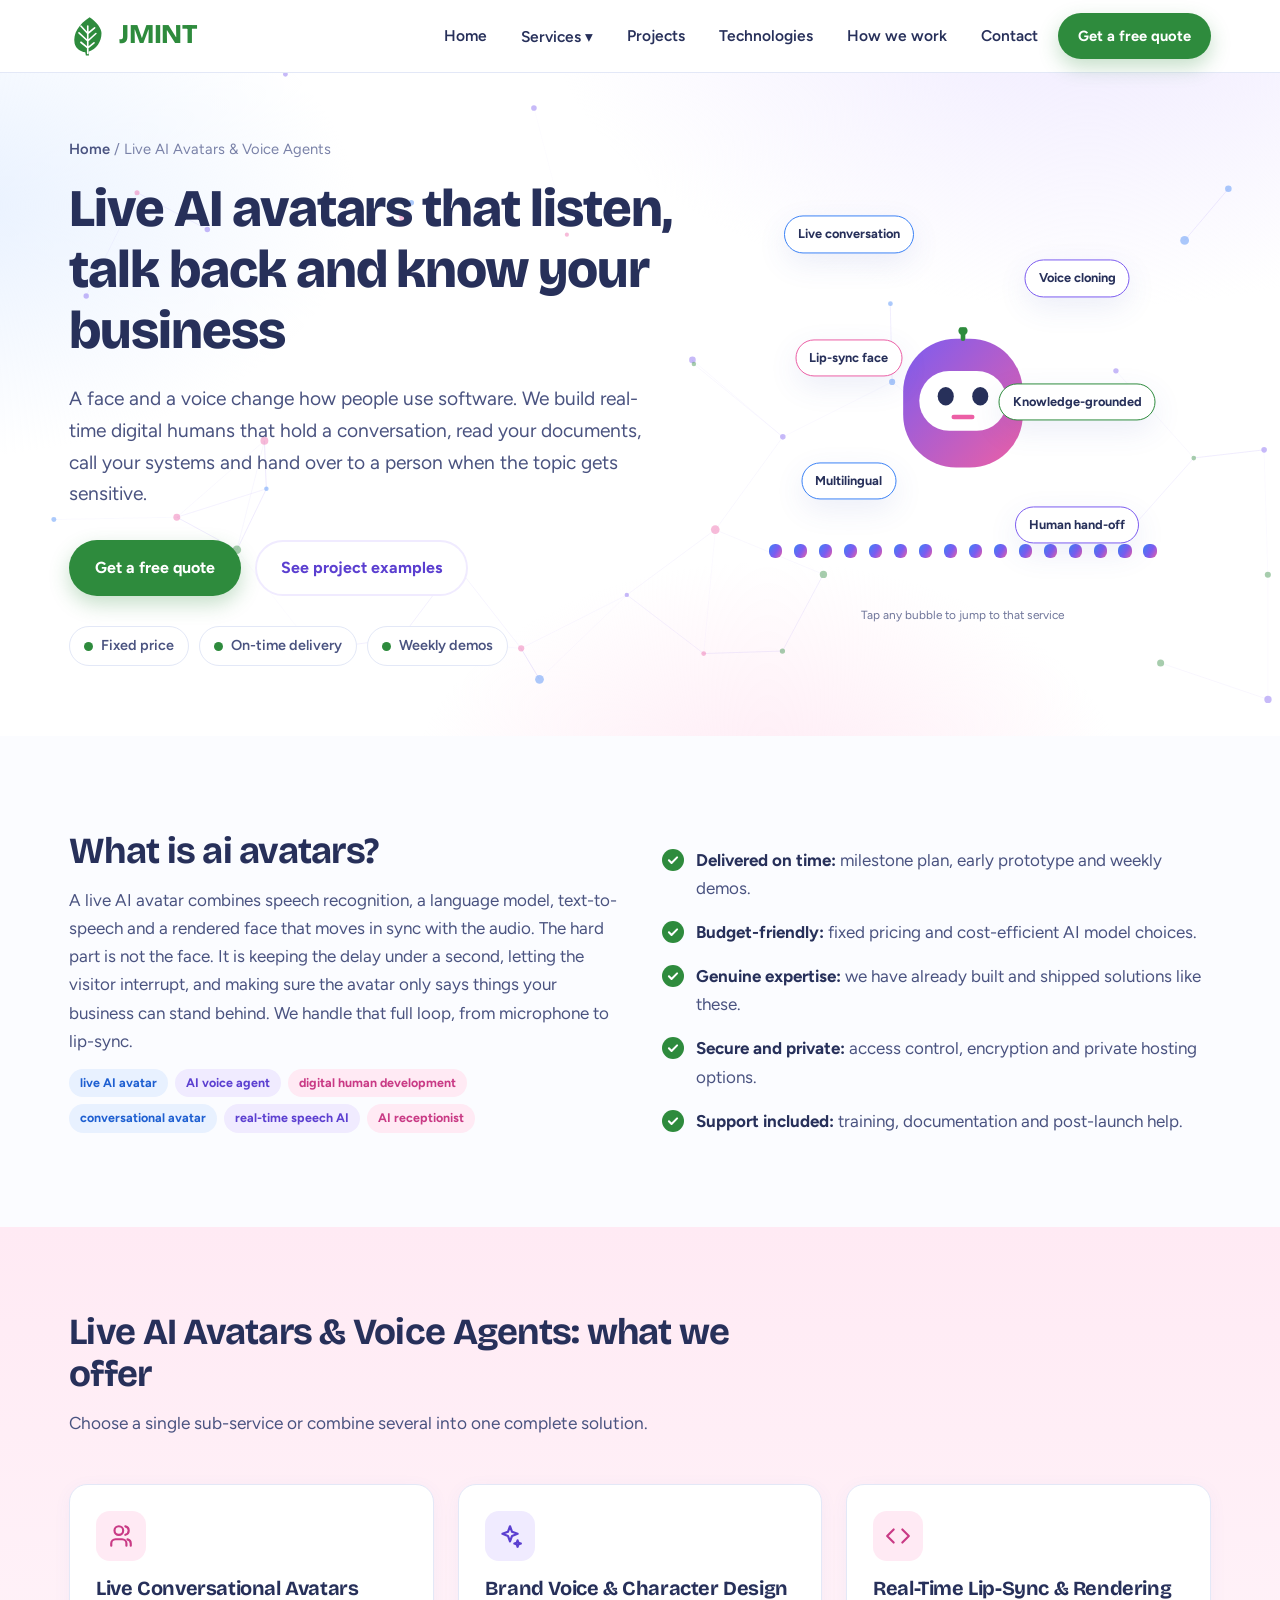
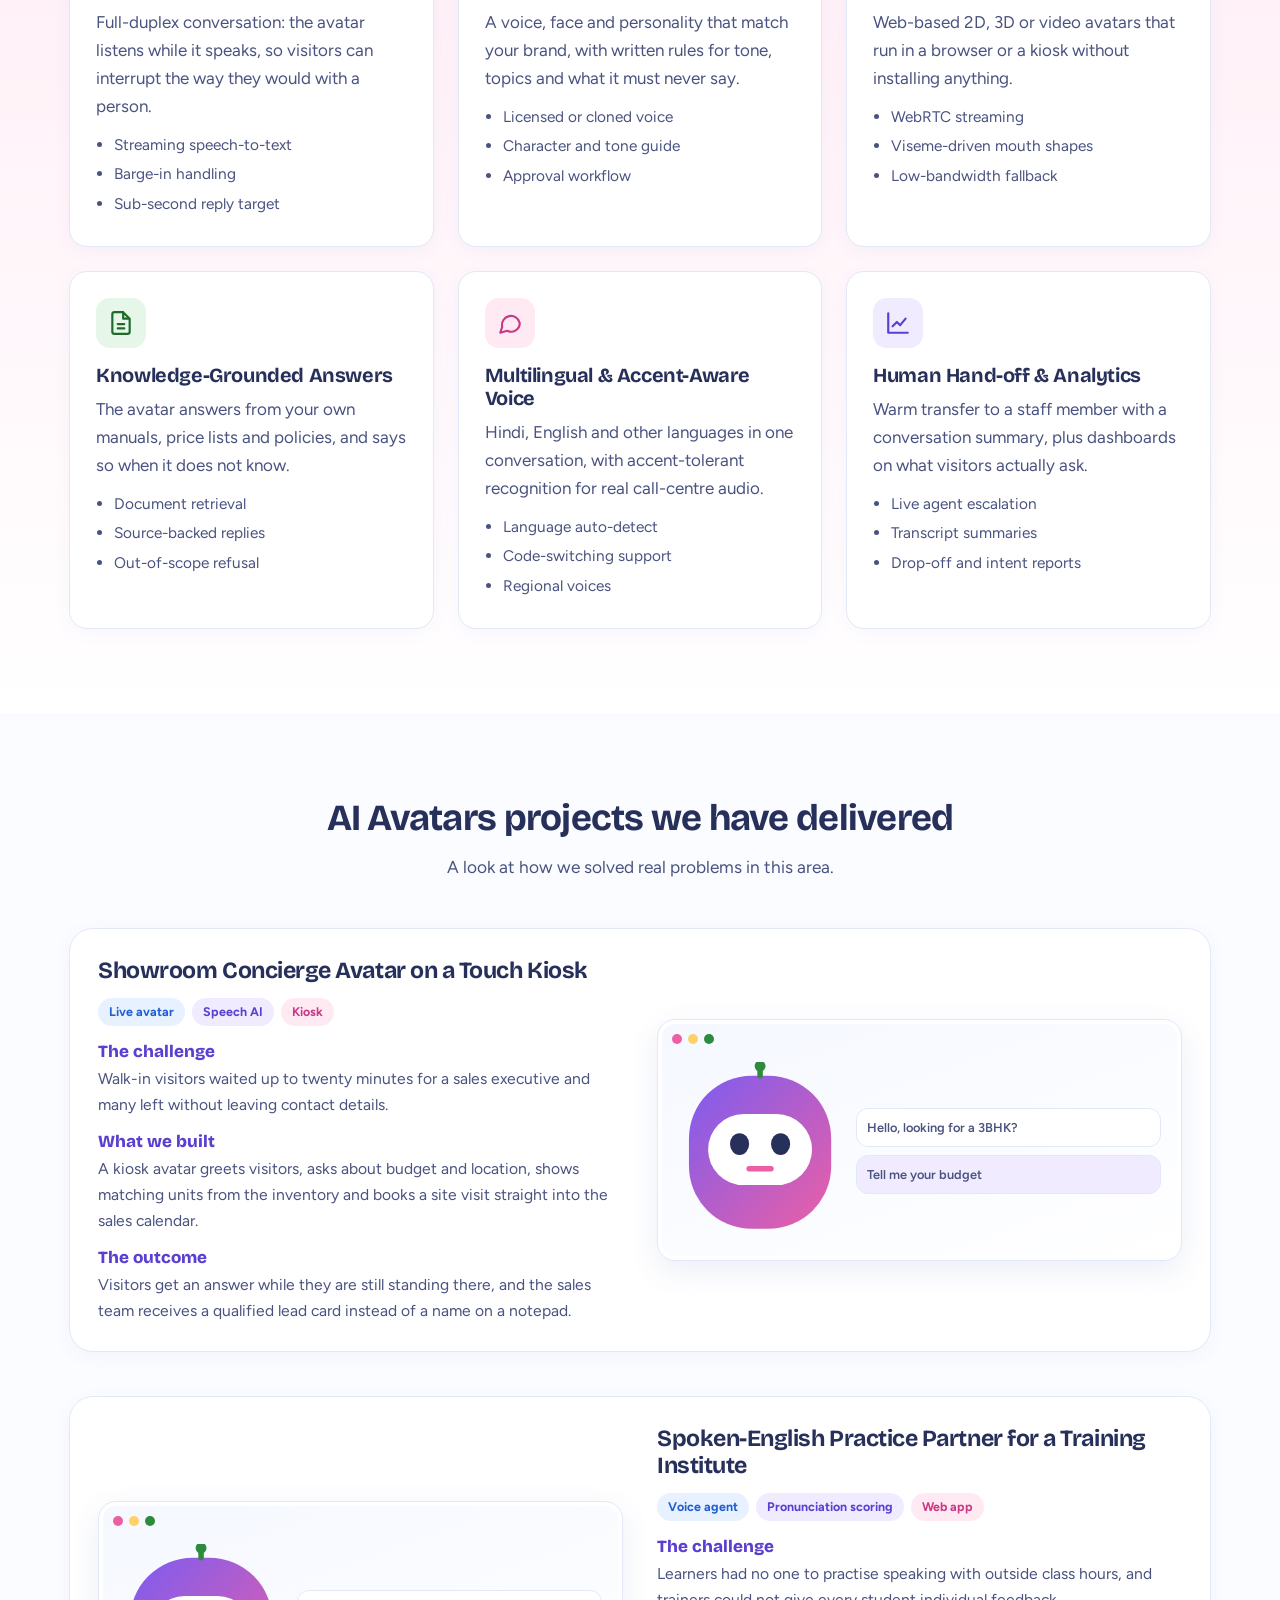
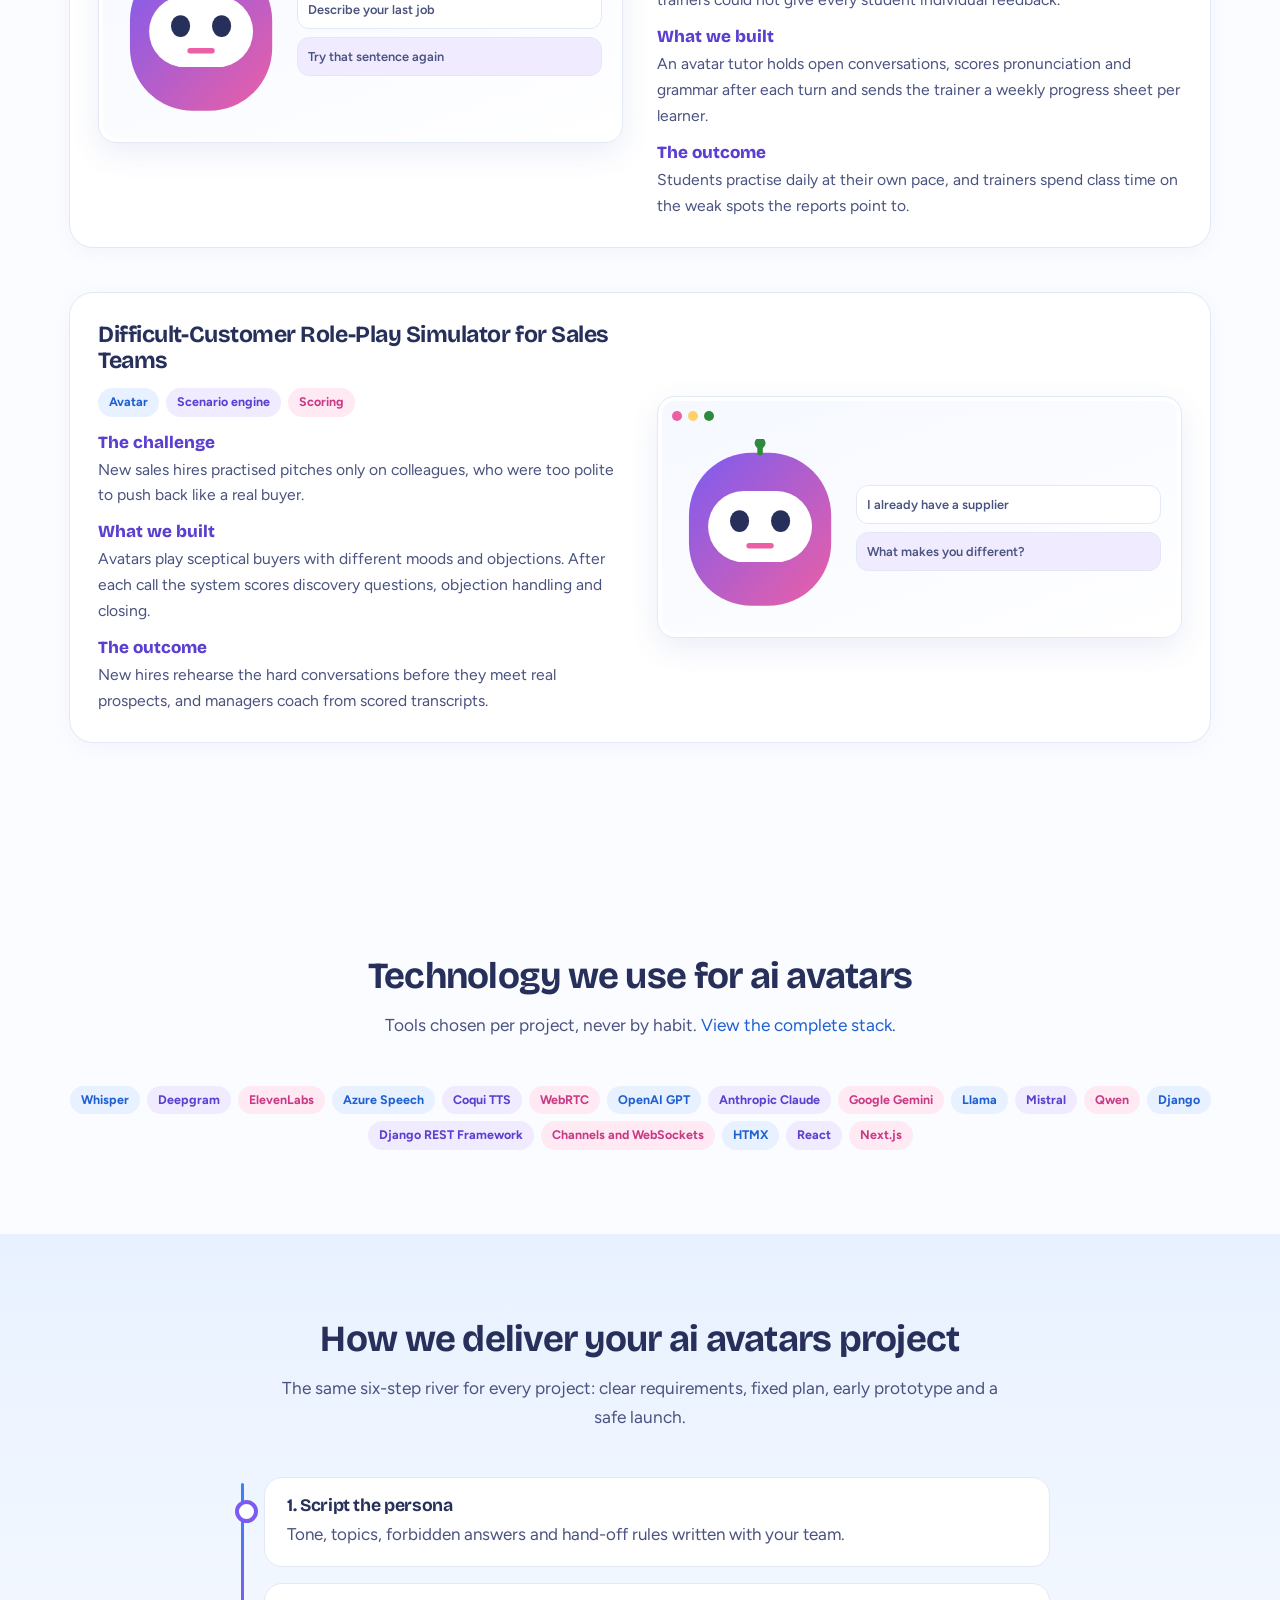
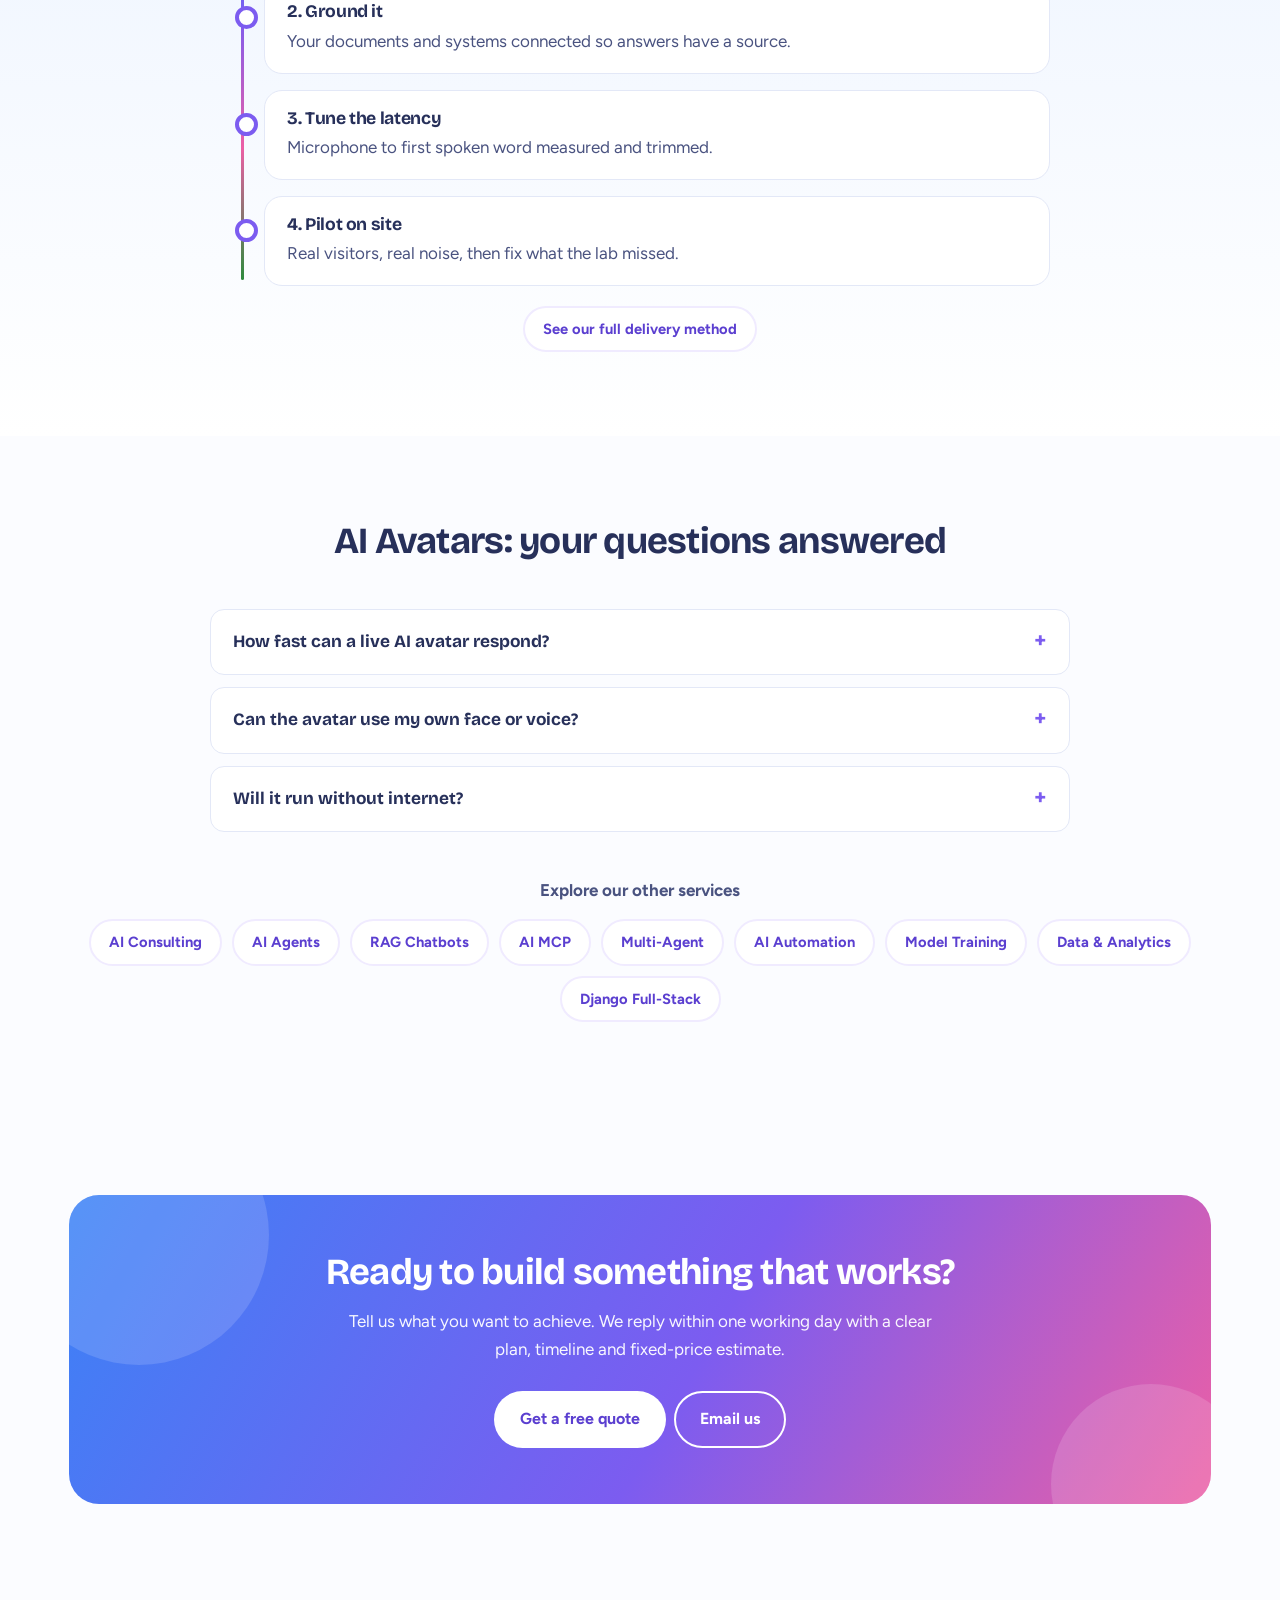
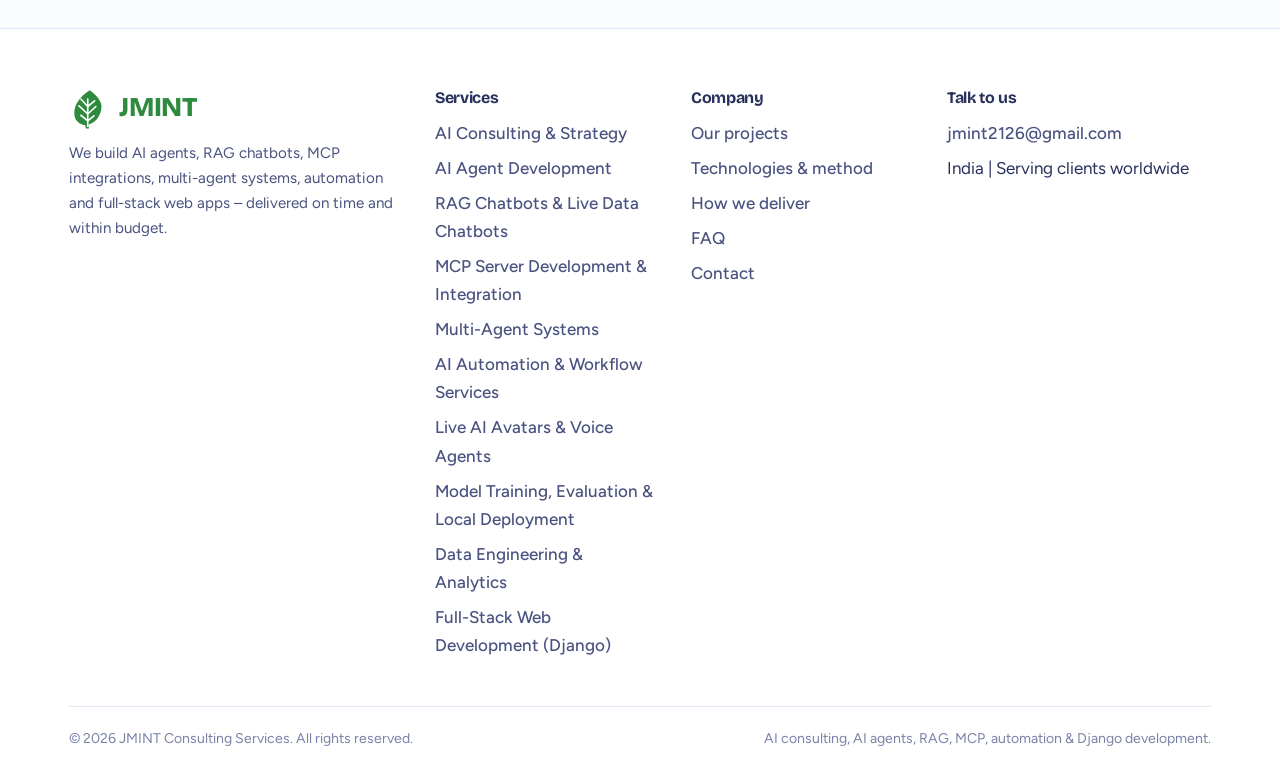
<file: ai-avatar-voice-agents.html>
<!DOCTYPE html><html lang="en"><head><meta charset="utf-8">
<meta name="viewport" content="width=device-width,initial-scale=1">
<title>Live AI Avatar &amp; Voice Agent Development | Talking Digital Humans – JMINT</title>
<meta name="description" content="Custom live AI avatars and voice agents that see, listen, speak and answer in real time. Receptionists, tutors, sales role-play and kiosk guides built to your brand.">
<meta name="keywords" content="live AI avatar, AI voice agent, digital human development, conversational avatar, real-time speech AI, AI receptionist">
<meta name="robots" content="index,follow,max-image-preview:large">
<link rel="canonical" href="https://YOUR-USERNAME.github.io/YOUR-REPO/ai-avatar-voice-agents.html">
<meta property="og:type" content="website"><meta property="og:title" content="Live AI Avatar &amp; Voice Agent Development | Talking Digital Humans – JMINT"><meta property="og:description" content="Custom live AI avatars and voice agents that see, listen, speak and answer in real time. Receptionists, tutors, sales role-play and kiosk guides built to your brand."><meta property="og:url" content="https://YOUR-USERNAME.github.io/YOUR-REPO/ai-avatar-voice-agents.html"><meta property="og:site_name" content="JMINT Consulting Services">
<meta name="twitter:card" content="summary"><meta name="theme-color" content="#2e8b3d">
<link rel="icon" href="assets/favicon.svg" type="image/svg+xml">
<link rel="preconnect" href="https://fonts.googleapis.com"><link rel="preconnect" href="https://fonts.gstatic.com" crossorigin>
<link href="https://fonts.googleapis.com/css2?family=Bricolage+Grotesque:opsz,wght@12..96,500;12..96,700;12..96,800&family=Figtree:wght@400;500;600;700&display=swap" rel="stylesheet">
<link rel="stylesheet" href="css/style.css"><link rel="stylesheet" href="css/extras.css">
<script type="application/ld+json">{"@context": "https://schema.org", "@type": "Service", "name": "Live AI Avatars & Voice Agents", "serviceType": "AI Avatars", "description": "Custom live AI avatars and voice agents that see, listen, speak and answer in real time. Receptionists, tutors, sales role-play and kiosk guides built to your brand.", "url": "https://YOUR-USERNAME.github.io/YOUR-REPO/ai-avatar-voice-agents.html", "areaServed": "Worldwide", "provider": {"@id": "https://YOUR-USERNAME.github.io/YOUR-REPO/#org"}, "hasOfferCatalog": {"@type": "OfferCatalog", "name": "Live AI Avatars & Voice Agents", "itemListElement": [{"@type": "Offer", "itemOffered": {"@type": "Service", "name": "Live Conversational Avatars", "description": "Full-duplex conversation: the avatar listens while it speaks, so visitors can interrupt the way they would with a person."}}, {"@type": "Offer", "itemOffered": {"@type": "Service", "name": "Brand Voice & Character Design", "description": "A voice, face and personality that match your brand, with written rules for tone, topics and what it must never say."}}, {"@type": "Offer", "itemOffered": {"@type": "Service", "name": "Real-Time Lip-Sync & Rendering", "description": "Web-based 2D, 3D or video avatars that run in a browser or a kiosk without installing anything."}}, {"@type": "Offer", "itemOffered": {"@type": "Service", "name": "Knowledge-Grounded Answers", "description": "The avatar answers from your own manuals, price lists and policies, and says so when it does not know."}}, {"@type": "Offer", "itemOffered": {"@type": "Service", "name": "Multilingual & Accent-Aware Voice", "description": "Hindi, English and other languages in one conversation, with accent-tolerant recognition for real call-centre audio."}}, {"@type": "Offer", "itemOffered": {"@type": "Service", "name": "Human Hand-off & Analytics", "description": "Warm transfer to a staff member with a conversation summary, plus dashboards on what visitors actually ask."}}]}}</script><script type="application/ld+json">{"@context": "https://schema.org", "@type": "FAQPage", "mainEntity": [{"@type": "Question", "name": "How fast can a live AI avatar respond?", "acceptedAnswer": {"@type": "Answer", "text": "With streaming recognition and speech output, most replies begin in well under two seconds. The exact figure depends on the language model you choose and the network at the venue, so we measure it on your site during the pilot."}}, {"@type": "Question", "name": "Can the avatar use my own face or voice?", "acceptedAnswer": {"@type": "Answer", "text": "Yes, with written consent from the person. We also offer licensed stock characters if you prefer not to use a real likeness."}}, {"@type": "Question", "name": "Will it run without internet?", "acceptedAnswer": {"@type": "Answer", "text": "A kiosk can run speech and language models locally on a GPU machine for sites with poor connectivity. Quality and cost trade-offs are explained in the proposal."}}]}</script><script type="application/ld+json">{"@context": "https://schema.org", "@type": "BreadcrumbList", "itemListElement": [{"@type": "ListItem", "position": 1, "name": "Home", "item": "https://YOUR-USERNAME.github.io/YOUR-REPO/"}, {"@type": "ListItem", "position": 2, "name": "Live AI Avatars & Voice Agents", "item": "https://YOUR-USERNAME.github.io/YOUR-REPO/ai-avatar-voice-agents.html"}]}</script></head><body><header class="site-header"><div class="wrap nav"><a class="brand" href="index.html" aria-label="JMINT Consulting Services home"><svg viewBox="0 0 64 64" aria-hidden="true"><path d="M33 2C16 13 6 28 9 44c2 8 9 13 17 14l1 5h5l-1-6c13-4 21-16 21-30C52 20 44 9 33 2z" fill="#2e8b3d"/><path d="M30 60V16M30 28l-11-12M30 28l11-9M30 40l-14-13M30 40l13-12M30 51l-11-9M30 51l10-8" stroke="#fff" stroke-width="2.6" stroke-linecap="round" fill="none"/></svg><span><b>JMINT</b></span></a>
<button class="burger" aria-label="Open menu" aria-expanded="false"><svg viewBox="0 0 24 24" fill="none" stroke="currentColor" stroke-width="2" stroke-linecap="round" stroke-linejoin="round" aria-hidden="true" ><path d="M4 7h16M4 12h16M4 17h16"/></svg></button>
<ul class="menu">
<li><a class="top" href="index.html">Home</a></li>
<li class="has-dd"><button class="top" aria-haspopup="true" aria-expanded="false">Services &#9662;</button><ul class="dd"><li><a href="ai-consulting.html"><i><svg viewBox="0 0 24 24" fill="none" stroke="currentColor" stroke-width="2" stroke-linecap="round" stroke-linejoin="round" aria-hidden="true" ><circle cx="12" cy="12" r="9"/><path d="M15.5 8.5l-2 5-5 2 2-5z"/></svg></i>AI Consulting &amp; Strategy</a></li><li><a href="ai-agent-development.html"><i><svg viewBox="0 0 24 24" fill="none" stroke="currentColor" stroke-width="2" stroke-linecap="round" stroke-linejoin="round" aria-hidden="true" ><rect x="4" y="8" width="16" height="11" rx="3"/><path d="M12 8V4M9 13.5h.01M15 13.5h.01M9.5 16.5h5"/></svg></i>AI Agent Development</a></li><li><a href="rag-chatbot-development.html"><i><svg viewBox="0 0 24 24" fill="none" stroke="currentColor" stroke-width="2" stroke-linecap="round" stroke-linejoin="round" aria-hidden="true" ><path d="M21 12a8 8 0 0 1-11.5 7.2L3 21l1.8-5.5A8 8 0 1 1 21 12z"/></svg></i>RAG Chatbots &amp; Live Data Chatbots</a></li><li><a href="mcp-server-development.html"><i><svg viewBox="0 0 24 24" fill="none" stroke="currentColor" stroke-width="2" stroke-linecap="round" stroke-linejoin="round" aria-hidden="true" ><path d="M9 2v6M15 2v6M7 8h10v4a5 5 0 0 1-10 0zM12 17v5"/></svg></i>MCP Server Development &amp; Integration</a></li><li><a href="multi-agent-systems.html"><i><svg viewBox="0 0 24 24" fill="none" stroke="currentColor" stroke-width="2" stroke-linecap="round" stroke-linejoin="round" aria-hidden="true" ><path d="M12 3l9 5-9 5-9-5z"/><path d="M3 13l9 5 9-5"/></svg></i>Multi-Agent Systems</a></li><li><a href="ai-automation-services.html"><i><svg viewBox="0 0 24 24" fill="none" stroke="currentColor" stroke-width="2" stroke-linecap="round" stroke-linejoin="round" aria-hidden="true" ><path d="M13 2L4 14h7l-1 8 9-12h-7z"/></svg></i>AI Automation &amp; Workflow Services</a></li><li><a href="ai-avatar-voice-agents.html"><i><svg viewBox="0 0 24 24" fill="none" stroke="currentColor" stroke-width="2" stroke-linecap="round" stroke-linejoin="round" aria-hidden="true" ><rect x="9" y="3" width="6" height="12" rx="3"/><path d="M5 11a7 7 0 0 0 14 0M12 18v3"/></svg></i>Live AI Avatars &amp; Voice Agents</a></li><li><a href="ml-model-training-deployment.html"><i><svg viewBox="0 0 24 24" fill="none" stroke="currentColor" stroke-width="2" stroke-linecap="round" stroke-linejoin="round" aria-hidden="true" ><rect x="6" y="6" width="12" height="12" rx="2"/><path d="M9 2v4M15 2v4M9 18v4M15 18v4M2 9h4M2 15h4M18 9h4M18 15h4"/></svg></i>Model Training, Evaluation &amp; Local Deployment</a></li><li><a href="data-engineering-analytics.html"><i><svg viewBox="0 0 24 24" fill="none" stroke="currentColor" stroke-width="2" stroke-linecap="round" stroke-linejoin="round" aria-hidden="true" ><path d="M3 3v18h18M7 15l4-4 3 3 5-6"/></svg></i>Data Engineering &amp; Analytics</a></li><li><a href="django-fullstack-development.html"><i><svg viewBox="0 0 24 24" fill="none" stroke="currentColor" stroke-width="2" stroke-linecap="round" stroke-linejoin="round" aria-hidden="true" ><path d="M16 18l6-6-6-6M8 6l-6 6 6 6"/></svg></i>Full-Stack Web Development (Django)</a></li></ul></li>
<li><a class="top" href="projects.html">Projects</a></li>
<li><a class="top" href="technologies.html">Technologies</a></li>
<li><a class="top" href="index.html#process">How we work</a></li>
<li><a class="top" href="contact.html">Contact</a></li>
<li><a class="btn btn-primary btn-sm" href="contact.html">Get a free quote</a></li>
</ul></div></header><main><section class="hero page-hero"><canvas id="net"></canvas><div class="wrap"><div>
<div class="crumbs"><a href="index.html">Home</a> / Live AI Avatars &amp; Voice Agents</div>
<h1>Live AI avatars that listen, talk back and know your business</h1><p class="lead">A face and a voice change how people use software. We build real-time digital humans that hold a conversation, read your documents, call your systems and hand over to a person when the topic gets sensitive.</p>
<div class="hero-cta"><a class="btn btn-primary" href="contact.html">Get a free quote</a><a class="btn btn-ghost" href="#projects">See project examples</a></div>
<ul class="assure"><li>Fixed price</li><li>On-time delivery</li><li>Weekly demos</li></ul></div><div class="viz v-wave"><div class="vbg"><i style="--k:0"></i><i style="--k:1"></i><i style="--k:2"></i><i style="--k:3"></i><i style="--k:4"></i><i style="--k:5"></i><i style="--k:6"></i><i style="--k:7"></i><i style="--k:8"></i><i style="--k:9"></i><i style="--k:10"></i><i style="--k:11"></i><i style="--k:12"></i><i style="--k:13"></i><i style="--k:14"></i><i style="--k:15"></i></div><div class="vcore"><svg class="face" viewBox="0 0 120 130" aria-hidden="true"><defs><linearGradient id="fg" x1="0" x2="1" y1="0" y2="1"><stop offset="0" stop-color="#7c5cf0"/><stop offset="1" stop-color="#ec5fa5"/></linearGradient></defs><rect x="8" y="10" width="104" height="112" rx="46" fill="url(#fg)"/><rect x="22" y="38" width="76" height="52" rx="26" fill="#fff"/><ellipse class="blink" cx="45" cy="60" rx="7" ry="8" fill="#27305a"/><ellipse class="blink" cx="75" cy="60" rx="7" ry="8" fill="#27305a"/><rect class="mouth" x="50" y="76" width="20" height="4" rx="2" fill="#ec5fa5"/><path d="M60 10V2" stroke="#2e8b3d" stroke-width="4" stroke-linecap="round"/><circle cx="60" cy="3" r="4" fill="#2e8b3d"/></svg></div><a class="node" href="#sub-0" style="--x:24.0%;--y:12.0%;--k:0" title="Jump to Live conversation"><span>Live conversation</span></a><a class="node" href="#sub-1" style="--x:76.0%;--y:22.0%;--k:1" title="Jump to Voice cloning"><span>Voice cloning</span></a><a class="node" href="#sub-2" style="--x:24.0%;--y:40.0%;--k:2" title="Jump to Lip-sync face"><span>Lip-sync face</span></a><a class="node" href="#sub-3" style="--x:76.0%;--y:50.0%;--k:3" title="Jump to Knowledge-grounded"><span>Knowledge-grounded</span></a><a class="node" href="#sub-4" style="--x:24.0%;--y:68.0%;--k:4" title="Jump to Multilingual"><span>Multilingual</span></a><a class="node" href="#sub-5" style="--x:76.0%;--y:78.0%;--k:5" title="Jump to Human hand-off"><span>Human hand-off</span></a><div class="hint">Tap any bubble to jump to that service</div></div></div></section>

<section><div class="wrap"><div class="split"><div class="rv"><h2>What is ai avatars?</h2><p style="margin-top:14px">A live AI avatar combines speech recognition, a language model, text-to-speech and a rendered face that moves in sync with the audio. The hard part is not the face. It is keeping the delay under a second, letting the visitor interrupt, and making sure the avatar only says things your business can stand behind. We handle that full loop, from microphone to lip-sync.</p><div class="tags"><span class="tag">live AI avatar</span><span class="tag">AI voice agent</span><span class="tag">digital human development</span><span class="tag">conversational avatar</span><span class="tag">real-time speech AI</span><span class="tag">AI receptionist</span></div></div>
<div class="rv"><ul class="checks"><li><b>Delivered on time:</b> milestone plan, early prototype and weekly demos.</li><li><b>Budget-friendly:</b> fixed pricing and cost-efficient AI model choices.</li><li><b>Genuine expertise:</b> we have already built and shipped solutions like these.</li><li><b>Secure and private:</b> access control, encryption and private hosting options.</li><li><b>Support included:</b> training, documentation and post-launch help.</li></ul></div></div></div></section>

<section class="tint-pink"><div class="wrap"><div class="sec-head rv"><h2>Live AI Avatars &amp; Voice Agents: what we offer</h2><p>Choose a single sub-service or combine several into one complete solution.</p></div><div class="grid g3"><div id="sub-0" class="card rv c-pink"><div class="ico"><svg viewBox="0 0 24 24" fill="none" stroke="currentColor" stroke-width="2" stroke-linecap="round" stroke-linejoin="round" aria-hidden="true" ><path d="M17 21v-2a4 4 0 0 0-4-4H7a4 4 0 0 0-4 4v2"/><circle cx="10" cy="7" r="4"/><path d="M21 21v-2a4 4 0 0 0-3-3.9M16 3.1a4 4 0 0 1 0 7.8"/></svg></div><h3>Live Conversational Avatars</h3><p>Full-duplex conversation: the avatar listens while it speaks, so visitors can interrupt the way they would with a person.</p><ul><li>Streaming speech-to-text</li><li>Barge-in handling</li><li>Sub-second reply target</li></ul></div><div id="sub-1" class="card rv c-violet"><div class="ico"><svg viewBox="0 0 24 24" fill="none" stroke="currentColor" stroke-width="2" stroke-linecap="round" stroke-linejoin="round" aria-hidden="true" ><path d="M12 3l1.9 5.1L19 10l-5.1 1.9L12 17l-1.9-5.1L5 10l5.1-1.9zM19 16l.8 2.2L22 19l-2.2.8L19 22l-.8-2.2L16 19l2.2-.8z"/></svg></div><h3>Brand Voice &amp; Character Design</h3><p>A voice, face and personality that match your brand, with written rules for tone, topics and what it must never say.</p><ul><li>Licensed or cloned voice</li><li>Character and tone guide</li><li>Approval workflow</li></ul></div><div id="sub-2" class="card rv c-pink"><div class="ico"><svg viewBox="0 0 24 24" fill="none" stroke="currentColor" stroke-width="2" stroke-linecap="round" stroke-linejoin="round" aria-hidden="true" ><path d="M16 18l6-6-6-6M8 6l-6 6 6 6"/></svg></div><h3>Real-Time Lip-Sync &amp; Rendering</h3><p>Web-based 2D, 3D or video avatars that run in a browser or a kiosk without installing anything.</p><ul><li>WebRTC streaming</li><li>Viseme-driven mouth shapes</li><li>Low-bandwidth fallback</li></ul></div><div id="sub-3" class="card rv c-green"><div class="ico"><svg viewBox="0 0 24 24" fill="none" stroke="currentColor" stroke-width="2" stroke-linecap="round" stroke-linejoin="round" aria-hidden="true" ><path d="M14 2H6a2 2 0 0 0-2 2v16a2 2 0 0 0 2 2h12a2 2 0 0 0 2-2V8zM14 2v6h6M9 13h6M9 17h6"/></svg></div><h3>Knowledge-Grounded Answers</h3><p>The avatar answers from your own manuals, price lists and policies, and says so when it does not know.</p><ul><li>Document retrieval</li><li>Source-backed replies</li><li>Out-of-scope refusal</li></ul></div><div id="sub-4" class="card rv c-pink"><div class="ico"><svg viewBox="0 0 24 24" fill="none" stroke="currentColor" stroke-width="2" stroke-linecap="round" stroke-linejoin="round" aria-hidden="true" ><path d="M21 12a8 8 0 0 1-11.5 7.2L3 21l1.8-5.5A8 8 0 1 1 21 12z"/></svg></div><h3>Multilingual &amp; Accent-Aware Voice</h3><p>Hindi, English and other languages in one conversation, with accent-tolerant recognition for real call-centre audio.</p><ul><li>Language auto-detect</li><li>Code-switching support</li><li>Regional voices</li></ul></div><div id="sub-5" class="card rv c-violet"><div class="ico"><svg viewBox="0 0 24 24" fill="none" stroke="currentColor" stroke-width="2" stroke-linecap="round" stroke-linejoin="round" aria-hidden="true" ><path d="M3 3v18h18M7 15l4-4 3 3 5-6"/></svg></div><h3>Human Hand-off &amp; Analytics</h3><p>Warm transfer to a staff member with a conversation summary, plus dashboards on what visitors actually ask.</p><ul><li>Live agent escalation</li><li>Transcript summaries</li><li>Drop-off and intent reports</li></ul></div></div></div></section>

<section id="projects"><div class="wrap"><div class="sec-head center rv"><h2>AI Avatars projects we have delivered</h2><p>A look at how we solved real problems in this area.</p></div><article class="proj rv" data-cat="ai-avatar-voice-agents" id="avatar-concierge"><div class="mock" role="img" aria-label="Animated live AI avatar conversation"><div class="dots"><i></i><i></i><i></i></div><div class="avatar"><svg class="face" viewBox="0 0 120 130" aria-hidden="true"><defs><linearGradient id="fg" x1="0" x2="1" y1="0" y2="1"><stop offset="0" stop-color="#7c5cf0"/><stop offset="1" stop-color="#ec5fa5"/></linearGradient></defs><rect x="8" y="10" width="104" height="112" rx="46" fill="url(#fg)"/><rect x="22" y="38" width="76" height="52" rx="26" fill="#fff"/><ellipse class="blink" cx="45" cy="60" rx="7" ry="8" fill="#27305a"/><ellipse class="blink" cx="75" cy="60" rx="7" ry="8" fill="#27305a"/><rect class="mouth" x="50" y="76" width="20" height="4" rx="2" fill="#ec5fa5"/><path d="M60 10V2" stroke="#2e8b3d" stroke-width="4" stroke-linecap="round"/><circle cx="60" cy="3" r="4" fill="#2e8b3d"/></svg><div><p>Hello, looking for a 3BHK?</p><p>Tell me your budget</p></div></div></div>
<div><h3>Showroom Concierge Avatar on a Touch Kiosk</h3><div class="tags"><span class="tag">Live avatar</span><span class="tag">Speech AI</span><span class="tag">Kiosk</span></div>
<dl><dt>The challenge</dt><dd>Walk-in visitors waited up to twenty minutes for a sales executive and many left without leaving contact details.</dd><dt>What we built</dt><dd>A kiosk avatar greets visitors, asks about budget and location, shows matching units from the inventory and books a site visit straight into the sales calendar.</dd><dt>The outcome</dt><dd>Visitors get an answer while they are still standing there, and the sales team receives a qualified lead card instead of a name on a notepad.</dd></dl></div></article><article class="proj rv" data-cat="ai-avatar-voice-agents" id="avatar-tutor"><div class="mock" role="img" aria-label="Animated live AI avatar conversation"><div class="dots"><i></i><i></i><i></i></div><div class="avatar"><svg class="face" viewBox="0 0 120 130" aria-hidden="true"><defs><linearGradient id="fg" x1="0" x2="1" y1="0" y2="1"><stop offset="0" stop-color="#7c5cf0"/><stop offset="1" stop-color="#ec5fa5"/></linearGradient></defs><rect x="8" y="10" width="104" height="112" rx="46" fill="url(#fg)"/><rect x="22" y="38" width="76" height="52" rx="26" fill="#fff"/><ellipse class="blink" cx="45" cy="60" rx="7" ry="8" fill="#27305a"/><ellipse class="blink" cx="75" cy="60" rx="7" ry="8" fill="#27305a"/><rect class="mouth" x="50" y="76" width="20" height="4" rx="2" fill="#ec5fa5"/><path d="M60 10V2" stroke="#2e8b3d" stroke-width="4" stroke-linecap="round"/><circle cx="60" cy="3" r="4" fill="#2e8b3d"/></svg><div><p>Describe your last job</p><p>Try that sentence again</p></div></div></div>
<div><h3>Spoken-English Practice Partner for a Training Institute</h3><div class="tags"><span class="tag">Voice agent</span><span class="tag">Pronunciation scoring</span><span class="tag">Web app</span></div>
<dl><dt>The challenge</dt><dd>Learners had no one to practise speaking with outside class hours, and trainers could not give every student individual feedback.</dd><dt>What we built</dt><dd>An avatar tutor holds open conversations, scores pronunciation and grammar after each turn and sends the trainer a weekly progress sheet per learner.</dd><dt>The outcome</dt><dd>Students practise daily at their own pace, and trainers spend class time on the weak spots the reports point to.</dd></dl></div></article><article class="proj rv" data-cat="ai-avatar-voice-agents" id="avatar-sales-sim"><div class="mock" role="img" aria-label="Animated live AI avatar conversation"><div class="dots"><i></i><i></i><i></i></div><div class="avatar"><svg class="face" viewBox="0 0 120 130" aria-hidden="true"><defs><linearGradient id="fg" x1="0" x2="1" y1="0" y2="1"><stop offset="0" stop-color="#7c5cf0"/><stop offset="1" stop-color="#ec5fa5"/></linearGradient></defs><rect x="8" y="10" width="104" height="112" rx="46" fill="url(#fg)"/><rect x="22" y="38" width="76" height="52" rx="26" fill="#fff"/><ellipse class="blink" cx="45" cy="60" rx="7" ry="8" fill="#27305a"/><ellipse class="blink" cx="75" cy="60" rx="7" ry="8" fill="#27305a"/><rect class="mouth" x="50" y="76" width="20" height="4" rx="2" fill="#ec5fa5"/><path d="M60 10V2" stroke="#2e8b3d" stroke-width="4" stroke-linecap="round"/><circle cx="60" cy="3" r="4" fill="#2e8b3d"/></svg><div><p>I already have a supplier</p><p>What makes you different?</p></div></div></div>
<div><h3>Difficult-Customer Role-Play Simulator for Sales Teams</h3><div class="tags"><span class="tag">Avatar</span><span class="tag">Scenario engine</span><span class="tag">Scoring</span></div>
<dl><dt>The challenge</dt><dd>New sales hires practised pitches only on colleagues, who were too polite to push back like a real buyer.</dd><dt>What we built</dt><dd>Avatars play sceptical buyers with different moods and objections. After each call the system scores discovery questions, objection handling and closing.</dd><dt>The outcome</dt><dd>New hires rehearse the hard conversations before they meet real prospects, and managers coach from scored transcripts.</dd></dl></div></article></div></section>

<section id="tech"><div class="wrap"><div class="sec-head center rv"><h2>Technology we use for ai avatars</h2><p>Tools chosen per project, never by habit. <a href="technologies.html">View the complete stack</a>.</p></div><div class="tags rv" style="justify-content:center"><a class="tag" href="technologies.html#cat-4" style="text-decoration:none">Whisper</a><a class="tag" href="technologies.html#cat-4" style="text-decoration:none">Deepgram</a><a class="tag" href="technologies.html#cat-4" style="text-decoration:none">ElevenLabs</a><a class="tag" href="technologies.html#cat-4" style="text-decoration:none">Azure Speech</a><a class="tag" href="technologies.html#cat-4" style="text-decoration:none">Coqui TTS</a><a class="tag" href="technologies.html#cat-4" style="text-decoration:none">WebRTC</a><a class="tag" href="technologies.html#cat-0" style="text-decoration:none">OpenAI GPT</a><a class="tag" href="technologies.html#cat-0" style="text-decoration:none">Anthropic Claude</a><a class="tag" href="technologies.html#cat-0" style="text-decoration:none">Google Gemini</a><a class="tag" href="technologies.html#cat-0" style="text-decoration:none">Llama</a><a class="tag" href="technologies.html#cat-0" style="text-decoration:none">Mistral</a><a class="tag" href="technologies.html#cat-0" style="text-decoration:none">Qwen</a><a class="tag" href="technologies.html#cat-8" style="text-decoration:none">Django</a><a class="tag" href="technologies.html#cat-8" style="text-decoration:none">Django REST Framework</a><a class="tag" href="technologies.html#cat-8" style="text-decoration:none">Channels and WebSockets</a><a class="tag" href="technologies.html#cat-8" style="text-decoration:none">HTMX</a><a class="tag" href="technologies.html#cat-8" style="text-decoration:none">React</a><a class="tag" href="technologies.html#cat-8" style="text-decoration:none">Next.js</a></div></div></section>

<section class="tint-blue" id="process"><div class="wrap"><div class="sec-head center rv"><h2>How we deliver your ai avatars project</h2><p>The same six-step river for every project: clear requirements, fixed plan, early prototype and a safe launch.</p></div><div class="timeline"><div class="tl rv"><h3>1. Script the persona</h3><p>Tone, topics, forbidden answers and hand-off rules written with your team.</p></div><div class="tl rv"><h3>2. Ground it</h3><p>Your documents and systems connected so answers have a source.</p></div><div class="tl rv"><h3>3. Tune the latency</h3><p>Microphone to first spoken word measured and trimmed.</p></div><div class="tl rv"><h3>4. Pilot on site</h3><p>Real visitors, real noise, then fix what the lab missed.</p></div></div><p style="text-align:center;margin-top:20px" class="rv"><a class="btn btn-ghost btn-sm" href="technologies.html#method">See our full delivery method</a></p></div></section>

<section><div class="wrap"><div class="sec-head center rv"><h2>AI Avatars: your questions answered</h2></div><div class="faq"><details class="rv"><summary>How fast can a live AI avatar respond?</summary><p>With streaming recognition and speech output, most replies begin in well under two seconds. The exact figure depends on the language model you choose and the network at the venue, so we measure it on your site during the pilot.</p></details><details class="rv"><summary>Can the avatar use my own face or voice?</summary><p>Yes, with written consent from the person. We also offer licensed stock characters if you prefer not to use a real likeness.</p></details><details class="rv"><summary>Will it run without internet?</summary><p>A kiosk can run speech and language models locally on a GPU machine for sites with poor connectivity. Quality and cost trade-offs are explained in the proposal.</p></details></div>
<div style="text-align:center;margin-top:44px" class="rv"><p style="margin-bottom:10px"><b>Explore our other services</b></p><a class="btn btn-ghost btn-sm" href="ai-consulting.html" style="margin:5px">AI Consulting</a><a class="btn btn-ghost btn-sm" href="ai-agent-development.html" style="margin:5px">AI Agents</a><a class="btn btn-ghost btn-sm" href="rag-chatbot-development.html" style="margin:5px">RAG Chatbots</a><a class="btn btn-ghost btn-sm" href="mcp-server-development.html" style="margin:5px">AI MCP</a><a class="btn btn-ghost btn-sm" href="multi-agent-systems.html" style="margin:5px">Multi-Agent</a><a class="btn btn-ghost btn-sm" href="ai-automation-services.html" style="margin:5px">AI Automation</a><a class="btn btn-ghost btn-sm" href="ml-model-training-deployment.html" style="margin:5px">Model Training</a><a class="btn btn-ghost btn-sm" href="data-engineering-analytics.html" style="margin:5px">Data &amp; Analytics</a><a class="btn btn-ghost btn-sm" href="django-fullstack-development.html" style="margin:5px">Django Full-Stack</a></div></div></section>
<section><div class="wrap"><div class="cta rv"><h2>Ready to build something that works?</h2><p>Tell us what you want to achieve. We reply within one working day with a clear plan, timeline and fixed-price estimate.</p><a class="btn" href="contact.html">Get a free quote</a><a class="btn alt" href="mailto:jmint2126@gmail.com">Email us</a></div></div></section></main><footer><div class="wrap"><div class="foot">
<div><a class="brand" href="index.html" aria-label="JMINT Consulting Services home"><svg viewBox="0 0 64 64" aria-hidden="true"><path d="M33 2C16 13 6 28 9 44c2 8 9 13 17 14l1 5h5l-1-6c13-4 21-16 21-30C52 20 44 9 33 2z" fill="#2e8b3d"/><path d="M30 60V16M30 28l-11-12M30 28l11-9M30 40l-14-13M30 40l13-12M30 51l-11-9M30 51l10-8" stroke="#fff" stroke-width="2.6" stroke-linecap="round" fill="none"/></svg><span><b>JMINT</b></span></a><p>We build AI agents, RAG chatbots, MCP integrations, multi-agent systems, automation and full-stack web apps – delivered on time and within budget.</p></div>
<div><h4>Services</h4><ul><li><a href="ai-consulting.html">AI Consulting &amp; Strategy</a></li><li><a href="ai-agent-development.html">AI Agent Development</a></li><li><a href="rag-chatbot-development.html">RAG Chatbots &amp; Live Data Chatbots</a></li><li><a href="mcp-server-development.html">MCP Server Development &amp; Integration</a></li><li><a href="multi-agent-systems.html">Multi-Agent Systems</a></li><li><a href="ai-automation-services.html">AI Automation &amp; Workflow Services</a></li><li><a href="ai-avatar-voice-agents.html">Live AI Avatars &amp; Voice Agents</a></li><li><a href="ml-model-training-deployment.html">Model Training, Evaluation &amp; Local Deployment</a></li><li><a href="data-engineering-analytics.html">Data Engineering &amp; Analytics</a></li><li><a href="django-fullstack-development.html">Full-Stack Web Development (Django)</a></li></ul></div>
<div><h4>Company</h4><ul><li><a href="projects.html">Our projects</a></li><li><a href="technologies.html">Technologies &amp; method</a></li><li><a href="index.html#process">How we deliver</a></li><li><a href="index.html#faq">FAQ</a></li><li><a href="contact.html">Contact</a></li></ul></div>
<div><h4>Talk to us</h4><ul><li><a href="mailto:jmint2126@gmail.com">jmint2126@gmail.com</a></li>
    <!-- <li>+91 00000 00000</li> -->
    <li>India  |  Serving clients worldwide</li></ul></div>
</div><div class="copy"><span>&copy; 2026 JMINT Consulting Services. All rights reserved.</span><span>AI consulting, AI agents, RAG, MCP, automation &amp; Django development.</span></div></div></footer>
<script src="js/main.js"></script><script src="js/extras.js"></script></body></html>
</file>
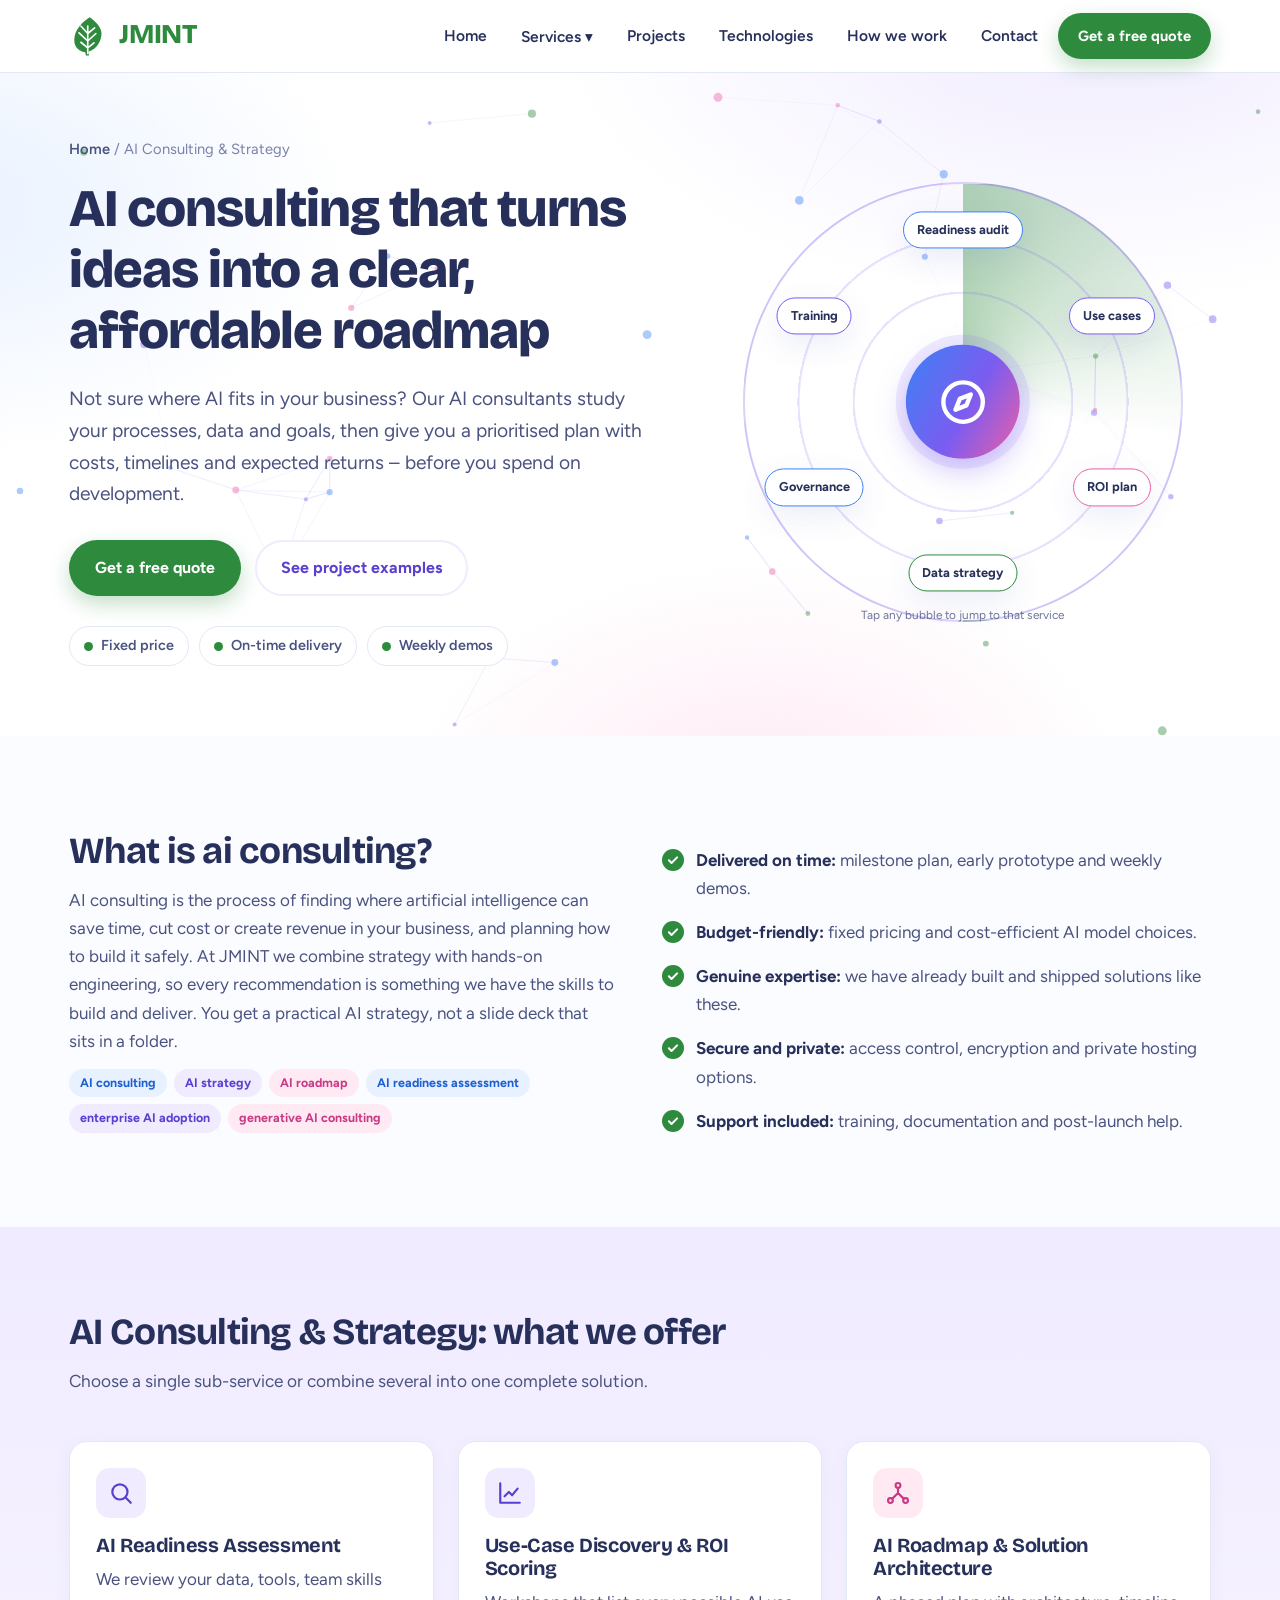
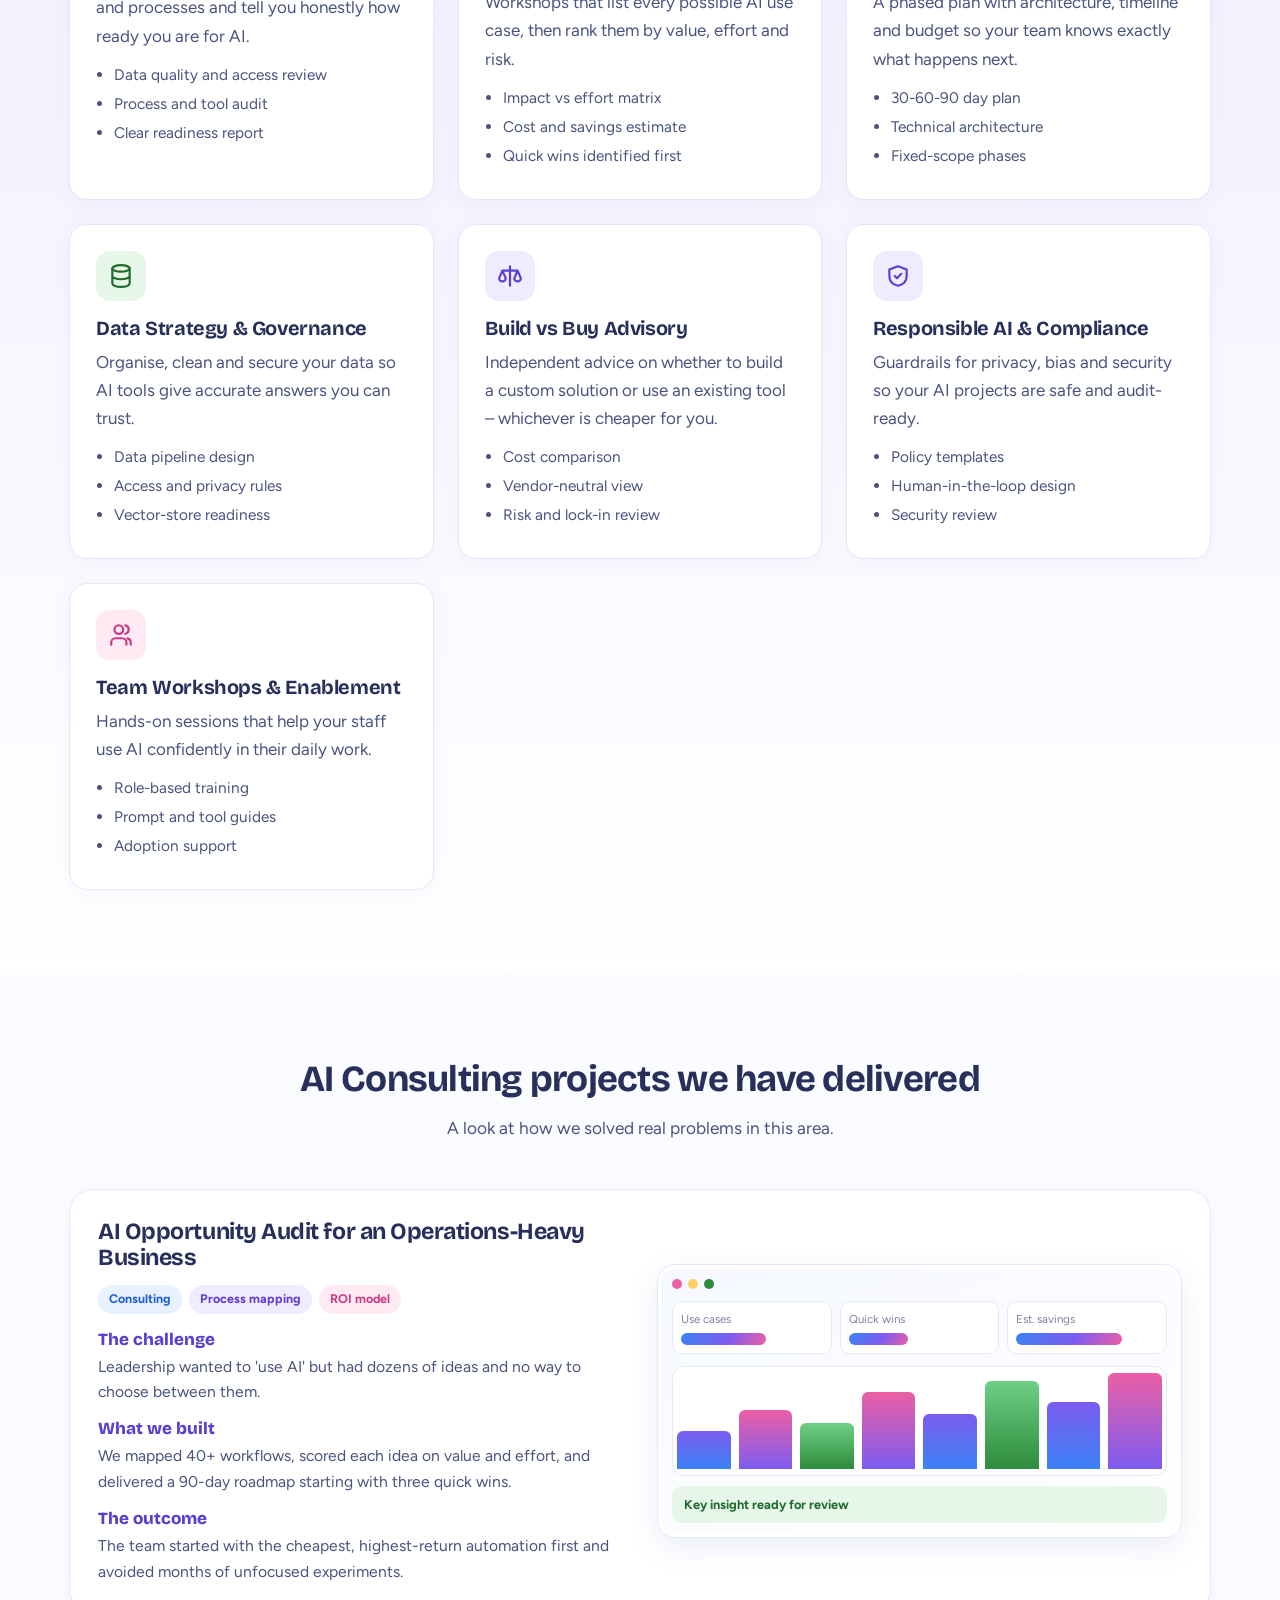
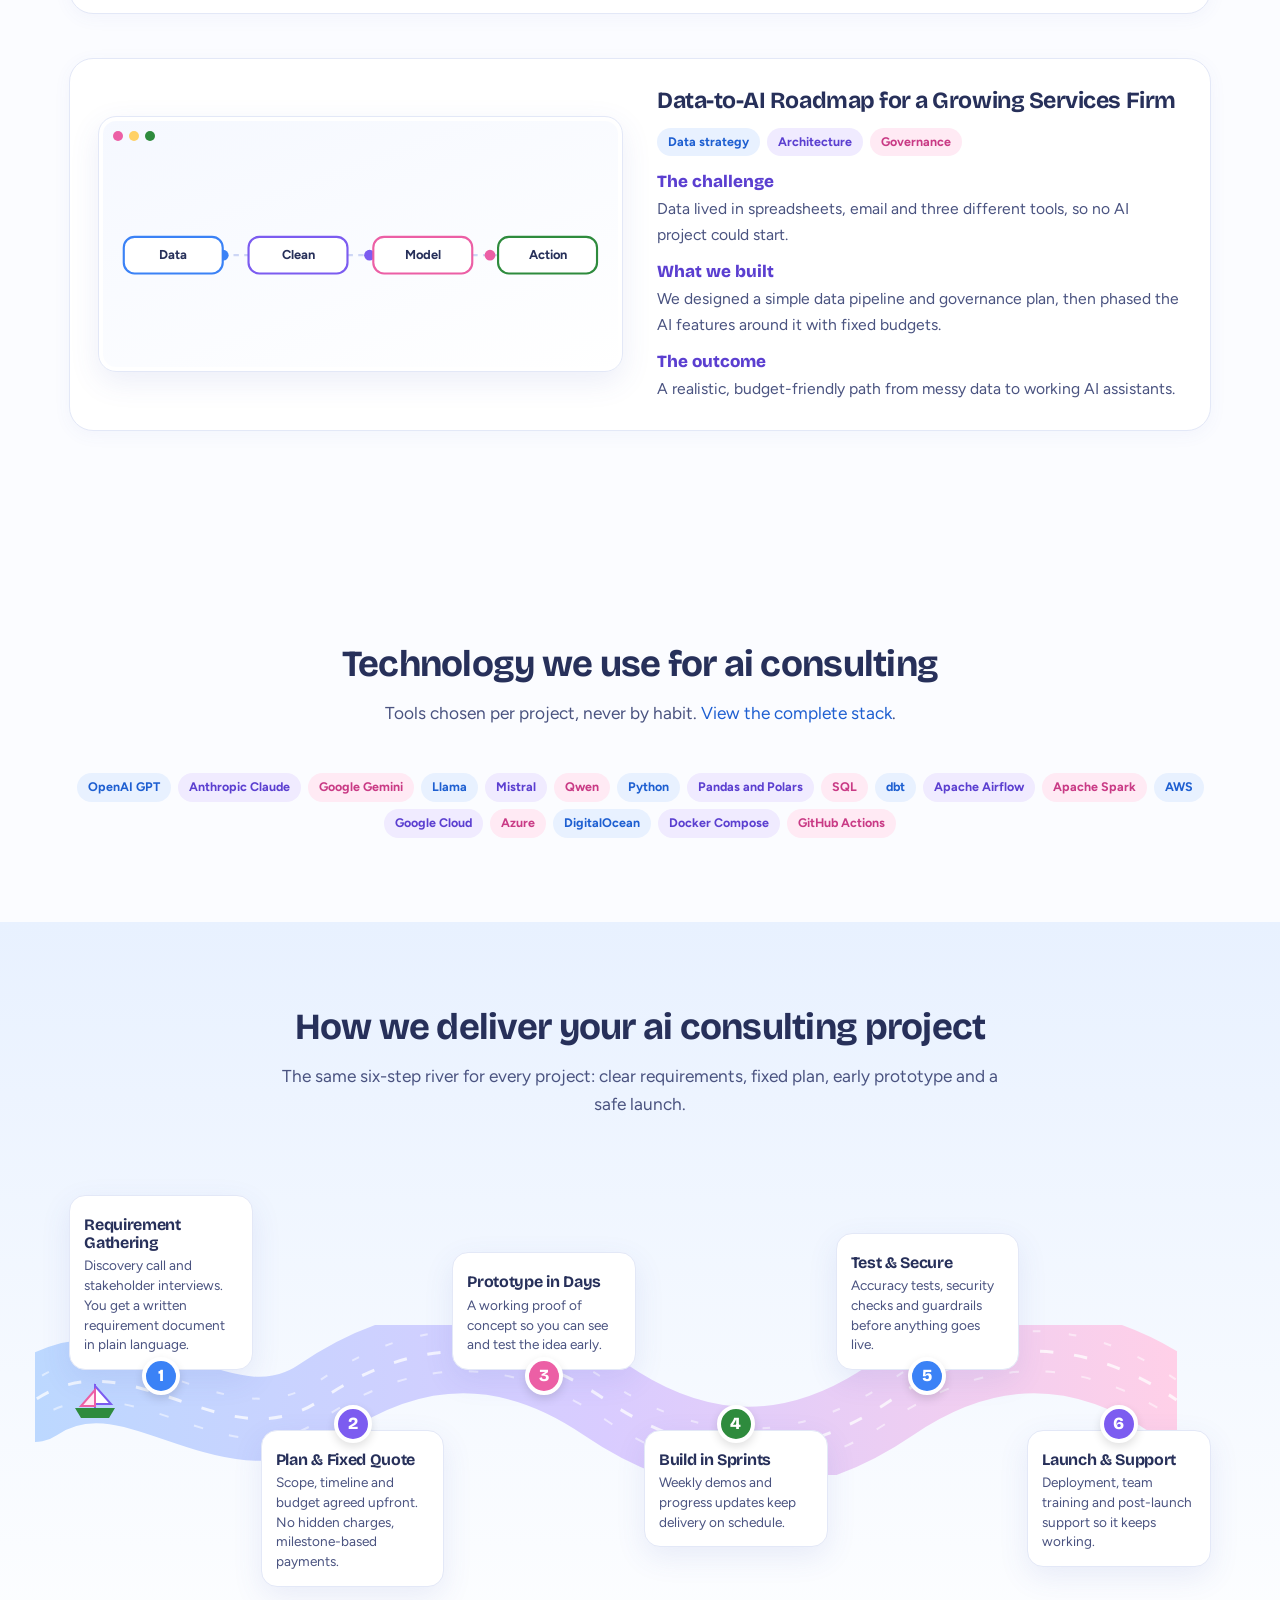
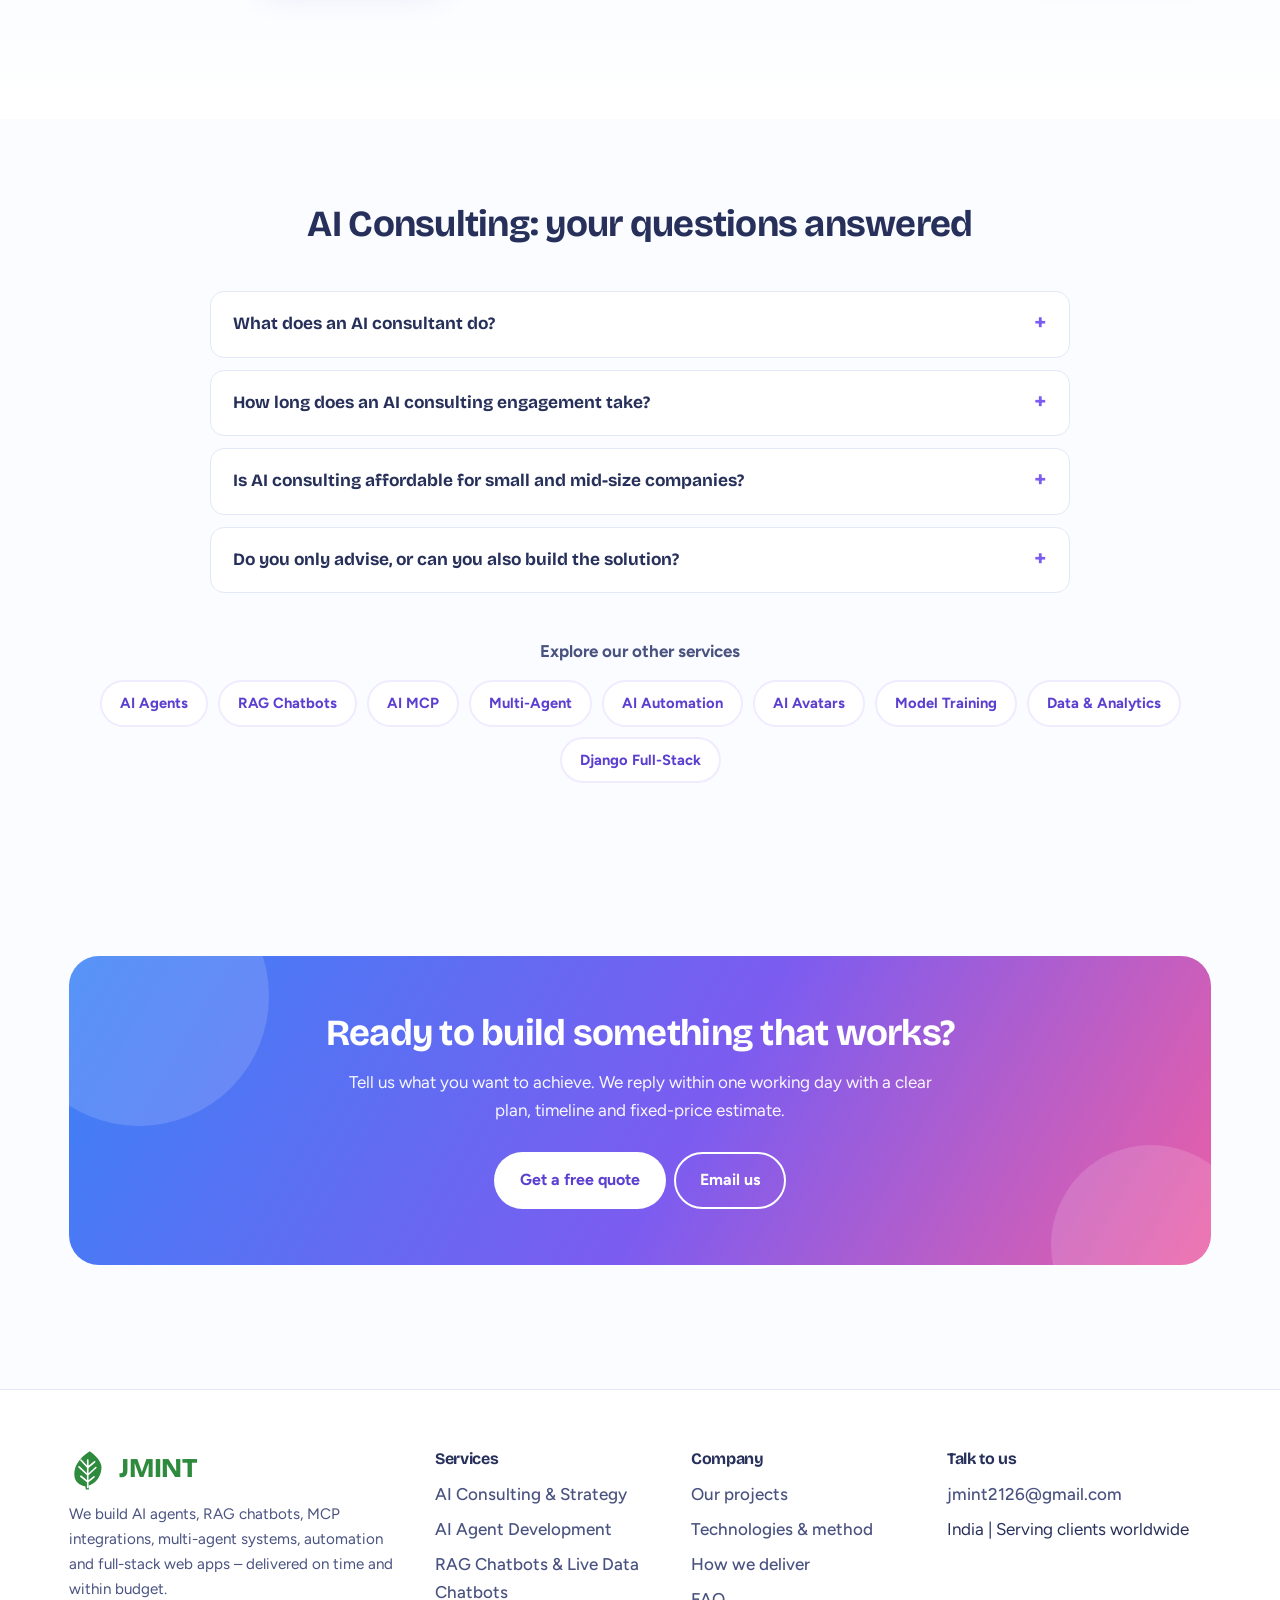
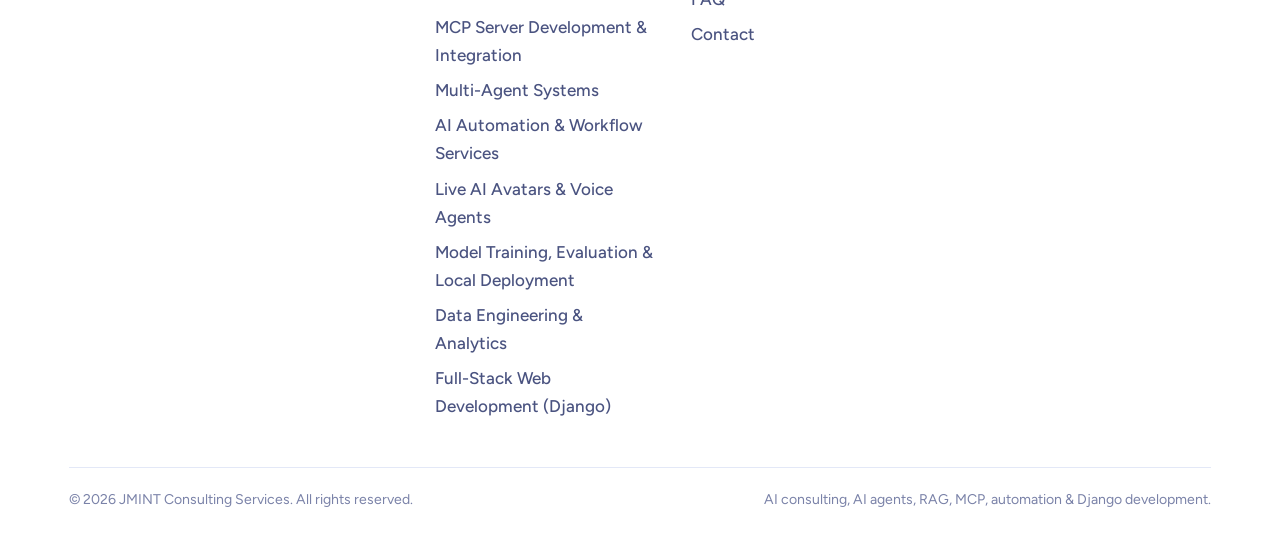
<file: ai-consulting.html>
<!DOCTYPE html><html lang="en"><head><meta charset="utf-8">
<meta name="viewport" content="width=device-width,initial-scale=1">
<title>AI Consulting Services | AI Strategy, Roadmap &amp; Readiness – JMINT</title>
<meta name="description" content="AI consulting company for businesses: AI readiness audit, use-case discovery, ROI-driven AI roadmap and responsible AI. Budget-friendly, on-time delivery.">
<meta name="keywords" content="AI consulting, AI strategy, AI roadmap, AI readiness assessment, enterprise AI adoption, generative AI consulting">
<meta name="robots" content="index,follow,max-image-preview:large">
<link rel="canonical" href="https://YOUR-USERNAME.github.io/YOUR-REPO/ai-consulting.html">
<meta property="og:type" content="website"><meta property="og:title" content="AI Consulting Services | AI Strategy, Roadmap &amp; Readiness – JMINT"><meta property="og:description" content="AI consulting company for businesses: AI readiness audit, use-case discovery, ROI-driven AI roadmap and responsible AI. Budget-friendly, on-time delivery."><meta property="og:url" content="https://YOUR-USERNAME.github.io/YOUR-REPO/ai-consulting.html"><meta property="og:site_name" content="JMINT Consulting Services">
<meta name="twitter:card" content="summary"><meta name="theme-color" content="#2e8b3d">
<link rel="icon" href="assets/favicon.svg" type="image/svg+xml">
<link rel="preconnect" href="https://fonts.googleapis.com"><link rel="preconnect" href="https://fonts.gstatic.com" crossorigin>
<link href="https://fonts.googleapis.com/css2?family=Bricolage+Grotesque:opsz,wght@12..96,500;12..96,700;12..96,800&family=Figtree:wght@400;500;600;700&display=swap" rel="stylesheet">
<link rel="stylesheet" href="css/style.css"><link rel="stylesheet" href="css/extras.css">
<script type="application/ld+json">{"@context": "https://schema.org", "@type": "Service", "name": "AI Consulting & Strategy", "serviceType": "AI Consulting", "description": "AI consulting company for businesses: AI readiness audit, use-case discovery, ROI-driven AI roadmap and responsible AI. Budget-friendly, on-time delivery.", "url": "https://YOUR-USERNAME.github.io/YOUR-REPO/ai-consulting.html", "areaServed": "Worldwide", "provider": {"@id": "https://YOUR-USERNAME.github.io/YOUR-REPO/#org"}, "hasOfferCatalog": {"@type": "OfferCatalog", "name": "AI Consulting & Strategy", "itemListElement": [{"@type": "Offer", "itemOffered": {"@type": "Service", "name": "AI Readiness Assessment", "description": "We review your data, tools, team skills and processes and tell you honestly how ready you are for AI."}}, {"@type": "Offer", "itemOffered": {"@type": "Service", "name": "Use-Case Discovery & ROI Scoring", "description": "Workshops that list every possible AI use case, then rank them by value, effort and risk."}}, {"@type": "Offer", "itemOffered": {"@type": "Service", "name": "AI Roadmap & Solution Architecture", "description": "A phased plan with architecture, timeline and budget so your team knows exactly what happens next."}}, {"@type": "Offer", "itemOffered": {"@type": "Service", "name": "Data Strategy & Governance", "description": "Organise, clean and secure your data so AI tools give accurate answers you can trust."}}, {"@type": "Offer", "itemOffered": {"@type": "Service", "name": "Build vs Buy Advisory", "description": "Independent advice on whether to build a custom solution or use an existing tool – whichever is cheaper for you."}}, {"@type": "Offer", "itemOffered": {"@type": "Service", "name": "Responsible AI & Compliance", "description": "Guardrails for privacy, bias and security so your AI projects are safe and audit-ready."}}, {"@type": "Offer", "itemOffered": {"@type": "Service", "name": "Team Workshops & Enablement", "description": "Hands-on sessions that help your staff use AI confidently in their daily work."}}]}}</script><script type="application/ld+json">{"@context": "https://schema.org", "@type": "FAQPage", "mainEntity": [{"@type": "Question", "name": "What does an AI consultant do?", "acceptedAnswer": {"@type": "Answer", "text": "An AI consultant studies your business, finds where AI can save time or money, ranks those opportunities by return on investment and gives you a practical roadmap. At JMINT our consultants also build the solutions, so the plan is always realistic."}}, {"@type": "Question", "name": "How long does an AI consulting engagement take?", "acceptedAnswer": {"@type": "Answer", "text": "A readiness assessment and roadmap usually takes one to three weeks depending on the size of your business. You get a fixed timeline and price before we begin."}}, {"@type": "Question", "name": "Is AI consulting affordable for small and mid-size companies?", "acceptedAnswer": {"@type": "Answer", "text": "Yes. We offer fixed-scope, budget-friendly packages and start with quick wins, so you see returns early instead of paying for a big programme up front."}}, {"@type": "Question", "name": "Do you only advise, or can you also build the solution?", "acceptedAnswer": {"@type": "Answer", "text": "Both. You can take our roadmap to any team, or let us build it. Many clients continue with us for AI agent, chatbot or automation development."}}]}</script><script type="application/ld+json">{"@context": "https://schema.org", "@type": "BreadcrumbList", "itemListElement": [{"@type": "ListItem", "position": 1, "name": "Home", "item": "https://YOUR-USERNAME.github.io/YOUR-REPO/"}, {"@type": "ListItem", "position": 2, "name": "AI Consulting & Strategy", "item": "https://YOUR-USERNAME.github.io/YOUR-REPO/ai-consulting.html"}]}</script></head><body><header class="site-header"><div class="wrap nav"><a class="brand" href="index.html" aria-label="JMINT Consulting Services home"><svg viewBox="0 0 64 64" aria-hidden="true"><path d="M33 2C16 13 6 28 9 44c2 8 9 13 17 14l1 5h5l-1-6c13-4 21-16 21-30C52 20 44 9 33 2z" fill="#2e8b3d"/><path d="M30 60V16M30 28l-11-12M30 28l11-9M30 40l-14-13M30 40l13-12M30 51l-11-9M30 51l10-8" stroke="#fff" stroke-width="2.6" stroke-linecap="round" fill="none"/></svg><span><b>JMINT</b></span></a>
<button class="burger" aria-label="Open menu" aria-expanded="false"><svg viewBox="0 0 24 24" fill="none" stroke="currentColor" stroke-width="2" stroke-linecap="round" stroke-linejoin="round" aria-hidden="true" ><path d="M4 7h16M4 12h16M4 17h16"/></svg></button>
<ul class="menu">
<li><a class="top" href="index.html">Home</a></li>
<li class="has-dd"><button class="top" aria-haspopup="true" aria-expanded="false">Services &#9662;</button><ul class="dd"><li><a href="ai-consulting.html"><i><svg viewBox="0 0 24 24" fill="none" stroke="currentColor" stroke-width="2" stroke-linecap="round" stroke-linejoin="round" aria-hidden="true" ><circle cx="12" cy="12" r="9"/><path d="M15.5 8.5l-2 5-5 2 2-5z"/></svg></i>AI Consulting &amp; Strategy</a></li><li><a href="ai-agent-development.html"><i><svg viewBox="0 0 24 24" fill="none" stroke="currentColor" stroke-width="2" stroke-linecap="round" stroke-linejoin="round" aria-hidden="true" ><rect x="4" y="8" width="16" height="11" rx="3"/><path d="M12 8V4M9 13.5h.01M15 13.5h.01M9.5 16.5h5"/></svg></i>AI Agent Development</a></li><li><a href="rag-chatbot-development.html"><i><svg viewBox="0 0 24 24" fill="none" stroke="currentColor" stroke-width="2" stroke-linecap="round" stroke-linejoin="round" aria-hidden="true" ><path d="M21 12a8 8 0 0 1-11.5 7.2L3 21l1.8-5.5A8 8 0 1 1 21 12z"/></svg></i>RAG Chatbots &amp; Live Data Chatbots</a></li><li><a href="mcp-server-development.html"><i><svg viewBox="0 0 24 24" fill="none" stroke="currentColor" stroke-width="2" stroke-linecap="round" stroke-linejoin="round" aria-hidden="true" ><path d="M9 2v6M15 2v6M7 8h10v4a5 5 0 0 1-10 0zM12 17v5"/></svg></i>MCP Server Development &amp; Integration</a></li><li><a href="multi-agent-systems.html"><i><svg viewBox="0 0 24 24" fill="none" stroke="currentColor" stroke-width="2" stroke-linecap="round" stroke-linejoin="round" aria-hidden="true" ><path d="M12 3l9 5-9 5-9-5z"/><path d="M3 13l9 5 9-5"/></svg></i>Multi-Agent Systems</a></li><li><a href="ai-automation-services.html"><i><svg viewBox="0 0 24 24" fill="none" stroke="currentColor" stroke-width="2" stroke-linecap="round" stroke-linejoin="round" aria-hidden="true" ><path d="M13 2L4 14h7l-1 8 9-12h-7z"/></svg></i>AI Automation &amp; Workflow Services</a></li><li><a href="ai-avatar-voice-agents.html"><i><svg viewBox="0 0 24 24" fill="none" stroke="currentColor" stroke-width="2" stroke-linecap="round" stroke-linejoin="round" aria-hidden="true" ><rect x="9" y="3" width="6" height="12" rx="3"/><path d="M5 11a7 7 0 0 0 14 0M12 18v3"/></svg></i>Live AI Avatars &amp; Voice Agents</a></li><li><a href="ml-model-training-deployment.html"><i><svg viewBox="0 0 24 24" fill="none" stroke="currentColor" stroke-width="2" stroke-linecap="round" stroke-linejoin="round" aria-hidden="true" ><rect x="6" y="6" width="12" height="12" rx="2"/><path d="M9 2v4M15 2v4M9 18v4M15 18v4M2 9h4M2 15h4M18 9h4M18 15h4"/></svg></i>Model Training, Evaluation &amp; Local Deployment</a></li><li><a href="data-engineering-analytics.html"><i><svg viewBox="0 0 24 24" fill="none" stroke="currentColor" stroke-width="2" stroke-linecap="round" stroke-linejoin="round" aria-hidden="true" ><path d="M3 3v18h18M7 15l4-4 3 3 5-6"/></svg></i>Data Engineering &amp; Analytics</a></li><li><a href="django-fullstack-development.html"><i><svg viewBox="0 0 24 24" fill="none" stroke="currentColor" stroke-width="2" stroke-linecap="round" stroke-linejoin="round" aria-hidden="true" ><path d="M16 18l6-6-6-6M8 6l-6 6 6 6"/></svg></i>Full-Stack Web Development (Django)</a></li></ul></li>
<li><a class="top" href="projects.html">Projects</a></li>
<li><a class="top" href="technologies.html">Technologies</a></li>
<li><a class="top" href="index.html#process">How we work</a></li>
<li><a class="top" href="contact.html">Contact</a></li>
<li><a class="btn btn-primary btn-sm" href="contact.html">Get a free quote</a></li>
</ul></div></header><main><section class="hero page-hero"><canvas id="net"></canvas><div class="wrap"><div>
<div class="crumbs"><a href="index.html">Home</a> / AI Consulting &amp; Strategy</div>
<h1>AI consulting that turns ideas into a clear, affordable roadmap</h1><p class="lead">Not sure where AI fits in your business? Our AI consultants study your processes, data and goals, then give you a prioritised plan with costs, timelines and expected returns – before you spend on development.</p>
<div class="hero-cta"><a class="btn btn-primary" href="contact.html">Get a free quote</a><a class="btn btn-ghost" href="#projects">See project examples</a></div>
<ul class="assure"><li>Fixed price</li><li>On-time delivery</li><li>Weekly demos</li></ul></div><div class="viz v-radar"><div class="vbg"></div><div class="vcore"><svg viewBox="0 0 24 24" fill="none" stroke="currentColor" stroke-width="2" stroke-linecap="round" stroke-linejoin="round" aria-hidden="true" ><circle cx="12" cy="12" r="9"/><path d="M15.5 8.5l-2 5-5 2 2-5z"/></svg></div><a class="node" href="#sub-0" style="--x:50.0%;--y:11.0%;--k:0" title="Jump to Readiness audit"><span>Readiness audit</span></a><a class="node" href="#sub-1" style="--x:83.8%;--y:30.5%;--k:1" title="Jump to Use cases"><span>Use cases</span></a><a class="node" href="#sub-2" style="--x:83.8%;--y:69.5%;--k:2" title="Jump to ROI plan"><span>ROI plan</span></a><a class="node" href="#sub-3" style="--x:50.0%;--y:89.0%;--k:3" title="Jump to Data strategy"><span>Data strategy</span></a><a class="node" href="#sub-4" style="--x:16.2%;--y:69.5%;--k:4" title="Jump to Governance"><span>Governance</span></a><a class="node" href="#sub-5" style="--x:16.2%;--y:30.5%;--k:5" title="Jump to Training"><span>Training</span></a><div class="hint">Tap any bubble to jump to that service</div></div></div></section>

<section><div class="wrap"><div class="split"><div class="rv"><h2>What is ai consulting?</h2><p style="margin-top:14px">AI consulting is the process of finding where artificial intelligence can save time, cut cost or create revenue in your business, and planning how to build it safely. At JMINT we combine strategy with hands-on engineering, so every recommendation is something we have the skills to build and deliver. You get a practical AI strategy, not a slide deck that sits in a folder.</p><div class="tags"><span class="tag">AI consulting</span><span class="tag">AI strategy</span><span class="tag">AI roadmap</span><span class="tag">AI readiness assessment</span><span class="tag">enterprise AI adoption</span><span class="tag">generative AI consulting</span></div></div>
<div class="rv"><ul class="checks"><li><b>Delivered on time:</b> milestone plan, early prototype and weekly demos.</li><li><b>Budget-friendly:</b> fixed pricing and cost-efficient AI model choices.</li><li><b>Genuine expertise:</b> we have already built and shipped solutions like these.</li><li><b>Secure and private:</b> access control, encryption and private hosting options.</li><li><b>Support included:</b> training, documentation and post-launch help.</li></ul></div></div></div></section>

<section class="tint-violet"><div class="wrap"><div class="sec-head rv"><h2>AI Consulting &amp; Strategy: what we offer</h2><p>Choose a single sub-service or combine several into one complete solution.</p></div><div class="grid g3"><div id="sub-0" class="card rv c-violet"><div class="ico"><svg viewBox="0 0 24 24" fill="none" stroke="currentColor" stroke-width="2" stroke-linecap="round" stroke-linejoin="round" aria-hidden="true" ><circle cx="11" cy="11" r="7"/><path d="M21 21l-4.3-4.3"/></svg></div><h3>AI Readiness Assessment</h3><p>We review your data, tools, team skills and processes and tell you honestly how ready you are for AI.</p><ul><li>Data quality and access review</li><li>Process and tool audit</li><li>Clear readiness report</li></ul></div><div id="sub-1" class="card rv c-violet"><div class="ico"><svg viewBox="0 0 24 24" fill="none" stroke="currentColor" stroke-width="2" stroke-linecap="round" stroke-linejoin="round" aria-hidden="true" ><path d="M3 3v18h18M7 15l4-4 3 3 5-6"/></svg></div><h3>Use-Case Discovery &amp; ROI Scoring</h3><p>Workshops that list every possible AI use case, then rank them by value, effort and risk.</p><ul><li>Impact vs effort matrix</li><li>Cost and savings estimate</li><li>Quick wins identified first</li></ul></div><div id="sub-2" class="card rv c-pink"><div class="ico"><svg viewBox="0 0 24 24" fill="none" stroke="currentColor" stroke-width="2" stroke-linecap="round" stroke-linejoin="round" aria-hidden="true" ><circle cx="12" cy="5" r="2.2"/><circle cx="5" cy="19" r="2.2"/><circle cx="19" cy="19" r="2.2"/><path d="M12 7.2v4.8M12 12l-5.2 5.2M12 12l5.2 5.2"/></svg></div><h3>AI Roadmap &amp; Solution Architecture</h3><p>A phased plan with architecture, timeline and budget so your team knows exactly what happens next.</p><ul><li>30-60-90 day plan</li><li>Technical architecture</li><li>Fixed-scope phases</li></ul></div><div id="sub-3" class="card rv c-green"><div class="ico"><svg viewBox="0 0 24 24" fill="none" stroke="currentColor" stroke-width="2" stroke-linecap="round" stroke-linejoin="round" aria-hidden="true" ><ellipse cx="12" cy="5" rx="8" ry="3"/><path d="M4 5v14c0 1.7 3.6 3 8 3s8-1.3 8-3V5M4 12c0 1.7 3.6 3 8 3s8-1.3 8-3"/></svg></div><h3>Data Strategy &amp; Governance</h3><p>Organise, clean and secure your data so AI tools give accurate answers you can trust.</p><ul><li>Data pipeline design</li><li>Access and privacy rules</li><li>Vector-store readiness</li></ul></div><div id="sub-4" class="card rv c-violet"><div class="ico"><svg viewBox="0 0 24 24" fill="none" stroke="currentColor" stroke-width="2" stroke-linecap="round" stroke-linejoin="round" aria-hidden="true" ><path d="M12 3v18M5 7h14M5 7l-3 7a3 3 0 0 0 6 0zM19 7l-3 7a3 3 0 0 0 6 0z"/></svg></div><h3>Build vs Buy Advisory</h3><p>Independent advice on whether to build a custom solution or use an existing tool – whichever is cheaper for you.</p><ul><li>Cost comparison</li><li>Vendor-neutral view</li><li>Risk and lock-in review</li></ul></div><div id="sub-5" class="card rv c-violet"><div class="ico"><svg viewBox="0 0 24 24" fill="none" stroke="currentColor" stroke-width="2" stroke-linecap="round" stroke-linejoin="round" aria-hidden="true" ><path d="M12 3l8 3v6c0 5-3.5 8-8 9-4.5-1-8-4-8-9V6z"/><path d="M9 12l2 2 4-4"/></svg></div><h3>Responsible AI &amp; Compliance</h3><p>Guardrails for privacy, bias and security so your AI projects are safe and audit-ready.</p><ul><li>Policy templates</li><li>Human-in-the-loop design</li><li>Security review</li></ul></div><div id="sub-6" class="card rv c-pink"><div class="ico"><svg viewBox="0 0 24 24" fill="none" stroke="currentColor" stroke-width="2" stroke-linecap="round" stroke-linejoin="round" aria-hidden="true" ><path d="M17 21v-2a4 4 0 0 0-4-4H7a4 4 0 0 0-4 4v2"/><circle cx="10" cy="7" r="4"/><path d="M21 21v-2a4 4 0 0 0-3-3.9M16 3.1a4 4 0 0 1 0 7.8"/></svg></div><h3>Team Workshops &amp; Enablement</h3><p>Hands-on sessions that help your staff use AI confidently in their daily work.</p><ul><li>Role-based training</li><li>Prompt and tool guides</li><li>Adoption support</li></ul></div></div></div></section>

<section id="projects"><div class="wrap"><div class="sec-head center rv"><h2>AI Consulting projects we have delivered</h2><p>A look at how we solved real problems in this area.</p></div><article class="proj rv" data-cat="ai-consulting" id="audit"><div class="mock" role="img" aria-label="Animated analytics dashboard preview"><div class="dots"><i></i><i></i><i></i></div><div class="kpis"><div>Use cases<b><u></u></b></div><div>Quick wins<b><u></u></b></div><div>Est. savings<b><u></u></b></div></div><div class="bars"><i style="--h:40%"></i><i style="--h:62%"></i><i style="--h:48%"></i><i style="--h:80%"></i><i style="--h:58%"></i><i style="--h:92%"></i><i style="--h:70%"></i><i style="--h:100%"></i></div><div class="insight">Key insight ready for review</div></div>
<div><h3>AI Opportunity Audit for an Operations-Heavy Business</h3><div class="tags"><span class="tag">Consulting</span><span class="tag">Process mapping</span><span class="tag">ROI model</span></div>
<dl><dt>The challenge</dt><dd>Leadership wanted to &#x27;use AI&#x27; but had dozens of ideas and no way to choose between them.</dd><dt>What we built</dt><dd>We mapped 40+ workflows, scored each idea on value and effort, and delivered a 90-day roadmap starting with three quick wins.</dd><dt>The outcome</dt><dd>The team started with the cheapest, highest-return automation first and avoided months of unfocused experiments.</dd></dl></div></article><article class="proj rv" data-cat="ai-consulting" id="roadmap"><div class="mock" role="img" aria-label="Animated workflow diagram"><div class="dots"><i></i><i></i><i></i></div><svg class="flow" viewBox="0 0 460 190"><path d="M102 95 L126 95" stroke="#cdd6f5" stroke-width="2" stroke-dasharray="5 5" fill="none"/><circle r="5" fill="#3b82f6"><animateMotion dur="2.4s" begin="0.0s" repeatCount="indefinite" path="M102 95 L126 95"/></circle><path d="M218 95 L242 95" stroke="#cdd6f5" stroke-width="2" stroke-dasharray="5 5" fill="none"/><circle r="5" fill="#7c5cf0"><animateMotion dur="2.4s" begin="0.4s" repeatCount="indefinite" path="M218 95 L242 95"/></circle><path d="M334 95 L358 95" stroke="#cdd6f5" stroke-width="2" stroke-dasharray="5 5" fill="none"/><circle r="5" fill="#ec5fa5"><animateMotion dur="2.4s" begin="0.8s" repeatCount="indefinite" path="M334 95 L358 95"/></circle><rect x="10" y="78" width="92" height="34" rx="10" fill="#fff" stroke="#3b82f6" stroke-width="2"/><text x="56" y="99" text-anchor="middle" font-size="12" font-weight="700" fill="#27305a" font-family="Figtree,sans-serif">Data</text><rect x="126" y="78" width="92" height="34" rx="10" fill="#fff" stroke="#7c5cf0" stroke-width="2"/><text x="172" y="99" text-anchor="middle" font-size="12" font-weight="700" fill="#27305a" font-family="Figtree,sans-serif">Clean</text><rect x="242" y="78" width="92" height="34" rx="10" fill="#fff" stroke="#ec5fa5" stroke-width="2"/><text x="288" y="99" text-anchor="middle" font-size="12" font-weight="700" fill="#27305a" font-family="Figtree,sans-serif">Model</text><rect x="358" y="78" width="92" height="34" rx="10" fill="#fff" stroke="#2e8b3d" stroke-width="2"/><text x="404" y="99" text-anchor="middle" font-size="12" font-weight="700" fill="#27305a" font-family="Figtree,sans-serif">Action</text></svg></div>
<div><h3>Data-to-AI Roadmap for a Growing Services Firm</h3><div class="tags"><span class="tag">Data strategy</span><span class="tag">Architecture</span><span class="tag">Governance</span></div>
<dl><dt>The challenge</dt><dd>Data lived in spreadsheets, email and three different tools, so no AI project could start.</dd><dt>What we built</dt><dd>We designed a simple data pipeline and governance plan, then phased the AI features around it with fixed budgets.</dd><dt>The outcome</dt><dd>A realistic, budget-friendly path from messy data to working AI assistants.</dd></dl></div></article></div></section>

<section id="tech"><div class="wrap"><div class="sec-head center rv"><h2>Technology we use for ai consulting</h2><p>Tools chosen per project, never by habit. <a href="technologies.html">View the complete stack</a>.</p></div><div class="tags rv" style="justify-content:center"><a class="tag" href="technologies.html#cat-0" style="text-decoration:none">OpenAI GPT</a><a class="tag" href="technologies.html#cat-0" style="text-decoration:none">Anthropic Claude</a><a class="tag" href="technologies.html#cat-0" style="text-decoration:none">Google Gemini</a><a class="tag" href="technologies.html#cat-0" style="text-decoration:none">Llama</a><a class="tag" href="technologies.html#cat-0" style="text-decoration:none">Mistral</a><a class="tag" href="technologies.html#cat-0" style="text-decoration:none">Qwen</a><a class="tag" href="technologies.html#cat-7" style="text-decoration:none">Python</a><a class="tag" href="technologies.html#cat-7" style="text-decoration:none">Pandas and Polars</a><a class="tag" href="technologies.html#cat-7" style="text-decoration:none">SQL</a><a class="tag" href="technologies.html#cat-7" style="text-decoration:none">dbt</a><a class="tag" href="technologies.html#cat-7" style="text-decoration:none">Apache Airflow</a><a class="tag" href="technologies.html#cat-7" style="text-decoration:none">Apache Spark</a><a class="tag" href="technologies.html#cat-10" style="text-decoration:none">AWS</a><a class="tag" href="technologies.html#cat-10" style="text-decoration:none">Google Cloud</a><a class="tag" href="technologies.html#cat-10" style="text-decoration:none">Azure</a><a class="tag" href="technologies.html#cat-10" style="text-decoration:none">DigitalOcean</a><a class="tag" href="technologies.html#cat-10" style="text-decoration:none">Docker Compose</a><a class="tag" href="technologies.html#cat-10" style="text-decoration:none">GitHub Actions</a></div></div></section>

<section class="tint-blue" id="process"><div class="wrap"><div class="sec-head center rv"><h2>How we deliver your ai consulting project</h2><p>The same six-step river for every project: clear requirements, fixed plan, early prototype and a safe launch.</p></div><div class="river" role="list" aria-label="Our delivery process"><svg class="river-svg" viewBox="0 0 1200 150" preserveAspectRatio="none" aria-hidden="true"><defs><linearGradient id="rg" x1="0" x2="1"><stop offset="0" stop-color="#bcd8ff"/><stop offset=".5" stop-color="#d9ccff"/><stop offset="1" stop-color="#ffd0e8"/></linearGradient></defs>
<path d="M0 75 C 100 10, 200 140, 300 75 S 500 10, 600 75 S 800 140, 900 75 S 1100 10, 1200 75" stroke="url(#rg)" stroke-width="84" fill="none" stroke-linecap="round"/>
<path d="M0 75 C 100 10, 200 140, 300 75 S 500 10, 600 75 S 800 140, 900 75 S 1100 10, 1200 75" stroke="#fff" stroke-opacity=".75" stroke-width="3" fill="none" stroke-dasharray="14 22"><animate attributeName="stroke-dashoffset" from="72" to="0" dur="1.6s" repeatCount="indefinite"/></path>
<path d="M0 75 C 100 10, 200 140, 300 75 S 500 10, 600 75 S 800 140, 900 75 S 1100 10, 1200 75" stroke="#fff" stroke-opacity=".5" stroke-width="2" fill="none" transform="translate(0 -20)" stroke-dasharray="8 30"><animate attributeName="stroke-dashoffset" from="76" to="0" dur="2.2s" repeatCount="indefinite"/></path>
<path d="M0 75 C 100 10, 200 140, 300 75 S 500 10, 600 75 S 800 140, 900 75 S 1100 10, 1200 75" stroke="#fff" stroke-opacity=".5" stroke-width="2" fill="none" transform="translate(0 20)" stroke-dasharray="10 28"><animate attributeName="stroke-dashoffset" from="76" to="0" dur="1.9s" repeatCount="indefinite"/></path></svg><div class="boat" aria-hidden="true"><svg viewBox="0 0 52 44"><path d="M6 30h40l-6 10H12z" fill="#2e8b3d"/><path d="M26 6v24M26 8l16 18H26z" fill="#fff" stroke="#7c5cf0" stroke-width="2"/><path d="M26 12L12 28h14z" fill="#ffeaf4" stroke="#ec5fa5" stroke-width="2"/></svg></div><div class="banks"><div class="bank"><div class="slot t"><div class="step" style="--c:var(--blue)"><span class="n">1</span><h4>Requirement Gathering</h4><p>Discovery call and stakeholder interviews. You get a written requirement document in plain language.</p></div></div><div class="slot b"></div></div><div class="bank"><div class="slot t"></div><div class="slot b"><div class="step" style="--c:var(--violet)"><span class="n">2</span><h4>Plan &amp; Fixed Quote</h4><p>Scope, timeline and budget agreed upfront. No hidden charges, milestone-based payments.</p></div></div></div><div class="bank"><div class="slot t"><div class="step" style="--c:var(--pink)"><span class="n">3</span><h4>Prototype in Days</h4><p>A working proof of concept so you can see and test the idea early.</p></div></div><div class="slot b"></div></div><div class="bank"><div class="slot t"></div><div class="slot b"><div class="step" style="--c:var(--leaf)"><span class="n">4</span><h4>Build in Sprints</h4><p>Weekly demos and progress updates keep delivery on schedule.</p></div></div></div><div class="bank"><div class="slot t"><div class="step" style="--c:var(--blue)"><span class="n">5</span><h4>Test &amp; Secure</h4><p>Accuracy tests, security checks and guardrails before anything goes live.</p></div></div><div class="slot b"></div></div><div class="bank"><div class="slot t"></div><div class="slot b"><div class="step" style="--c:var(--violet)"><span class="n">6</span><h4>Launch &amp; Support</h4><p>Deployment, team training and post-launch support so it keeps working.</p></div></div></div></div></div></div></section>

<section><div class="wrap"><div class="sec-head center rv"><h2>AI Consulting: your questions answered</h2></div><div class="faq"><details class="rv"><summary>What does an AI consultant do?</summary><p>An AI consultant studies your business, finds where AI can save time or money, ranks those opportunities by return on investment and gives you a practical roadmap. At JMINT our consultants also build the solutions, so the plan is always realistic.</p></details><details class="rv"><summary>How long does an AI consulting engagement take?</summary><p>A readiness assessment and roadmap usually takes one to three weeks depending on the size of your business. You get a fixed timeline and price before we begin.</p></details><details class="rv"><summary>Is AI consulting affordable for small and mid-size companies?</summary><p>Yes. We offer fixed-scope, budget-friendly packages and start with quick wins, so you see returns early instead of paying for a big programme up front.</p></details><details class="rv"><summary>Do you only advise, or can you also build the solution?</summary><p>Both. You can take our roadmap to any team, or let us build it. Many clients continue with us for AI agent, chatbot or automation development.</p></details></div>
<div style="text-align:center;margin-top:44px" class="rv"><p style="margin-bottom:10px"><b>Explore our other services</b></p><a class="btn btn-ghost btn-sm" href="ai-agent-development.html" style="margin:5px">AI Agents</a><a class="btn btn-ghost btn-sm" href="rag-chatbot-development.html" style="margin:5px">RAG Chatbots</a><a class="btn btn-ghost btn-sm" href="mcp-server-development.html" style="margin:5px">AI MCP</a><a class="btn btn-ghost btn-sm" href="multi-agent-systems.html" style="margin:5px">Multi-Agent</a><a class="btn btn-ghost btn-sm" href="ai-automation-services.html" style="margin:5px">AI Automation</a><a class="btn btn-ghost btn-sm" href="ai-avatar-voice-agents.html" style="margin:5px">AI Avatars</a><a class="btn btn-ghost btn-sm" href="ml-model-training-deployment.html" style="margin:5px">Model Training</a><a class="btn btn-ghost btn-sm" href="data-engineering-analytics.html" style="margin:5px">Data &amp; Analytics</a><a class="btn btn-ghost btn-sm" href="django-fullstack-development.html" style="margin:5px">Django Full-Stack</a></div></div></section>
<section><div class="wrap"><div class="cta rv"><h2>Ready to build something that works?</h2><p>Tell us what you want to achieve. We reply within one working day with a clear plan, timeline and fixed-price estimate.</p><a class="btn" href="contact.html">Get a free quote</a><a class="btn alt" href="mailto:jmint2126@gmail.com">Email us</a></div></div></section></main><footer><div class="wrap"><div class="foot">
<div><a class="brand" href="index.html" aria-label="JMINT Consulting Services home"><svg viewBox="0 0 64 64" aria-hidden="true"><path d="M33 2C16 13 6 28 9 44c2 8 9 13 17 14l1 5h5l-1-6c13-4 21-16 21-30C52 20 44 9 33 2z" fill="#2e8b3d"/><path d="M30 60V16M30 28l-11-12M30 28l11-9M30 40l-14-13M30 40l13-12M30 51l-11-9M30 51l10-8" stroke="#fff" stroke-width="2.6" stroke-linecap="round" fill="none"/></svg><span><b>JMINT</b></span></a><p>We build AI agents, RAG chatbots, MCP integrations, multi-agent systems, automation and full-stack web apps – delivered on time and within budget.</p></div>
<div><h4>Services</h4><ul><li><a href="ai-consulting.html">AI Consulting &amp; Strategy</a></li><li><a href="ai-agent-development.html">AI Agent Development</a></li><li><a href="rag-chatbot-development.html">RAG Chatbots &amp; Live Data Chatbots</a></li><li><a href="mcp-server-development.html">MCP Server Development &amp; Integration</a></li><li><a href="multi-agent-systems.html">Multi-Agent Systems</a></li><li><a href="ai-automation-services.html">AI Automation &amp; Workflow Services</a></li><li><a href="ai-avatar-voice-agents.html">Live AI Avatars &amp; Voice Agents</a></li><li><a href="ml-model-training-deployment.html">Model Training, Evaluation &amp; Local Deployment</a></li><li><a href="data-engineering-analytics.html">Data Engineering &amp; Analytics</a></li><li><a href="django-fullstack-development.html">Full-Stack Web Development (Django)</a></li></ul></div>
<div><h4>Company</h4><ul><li><a href="projects.html">Our projects</a></li><li><a href="technologies.html">Technologies &amp; method</a></li><li><a href="index.html#process">How we deliver</a></li><li><a href="index.html#faq">FAQ</a></li><li><a href="contact.html">Contact</a></li></ul></div>
<div><h4>Talk to us</h4><ul><li><a href="mailto:jmint2126@gmail.com">jmint2126@gmail.com</a></li>
    <!-- <li>+91 00000 00000</li> -->
    <li>India  |  Serving clients worldwide</li></ul></div>
</div><div class="copy"><span>&copy; 2026 JMINT Consulting Services. All rights reserved.</span><span>AI consulting, AI agents, RAG, MCP, automation &amp; Django development.</span></div></div></footer>
<script src="js/main.js"></script><script src="js/extras.js"></script></body></html>
</file>
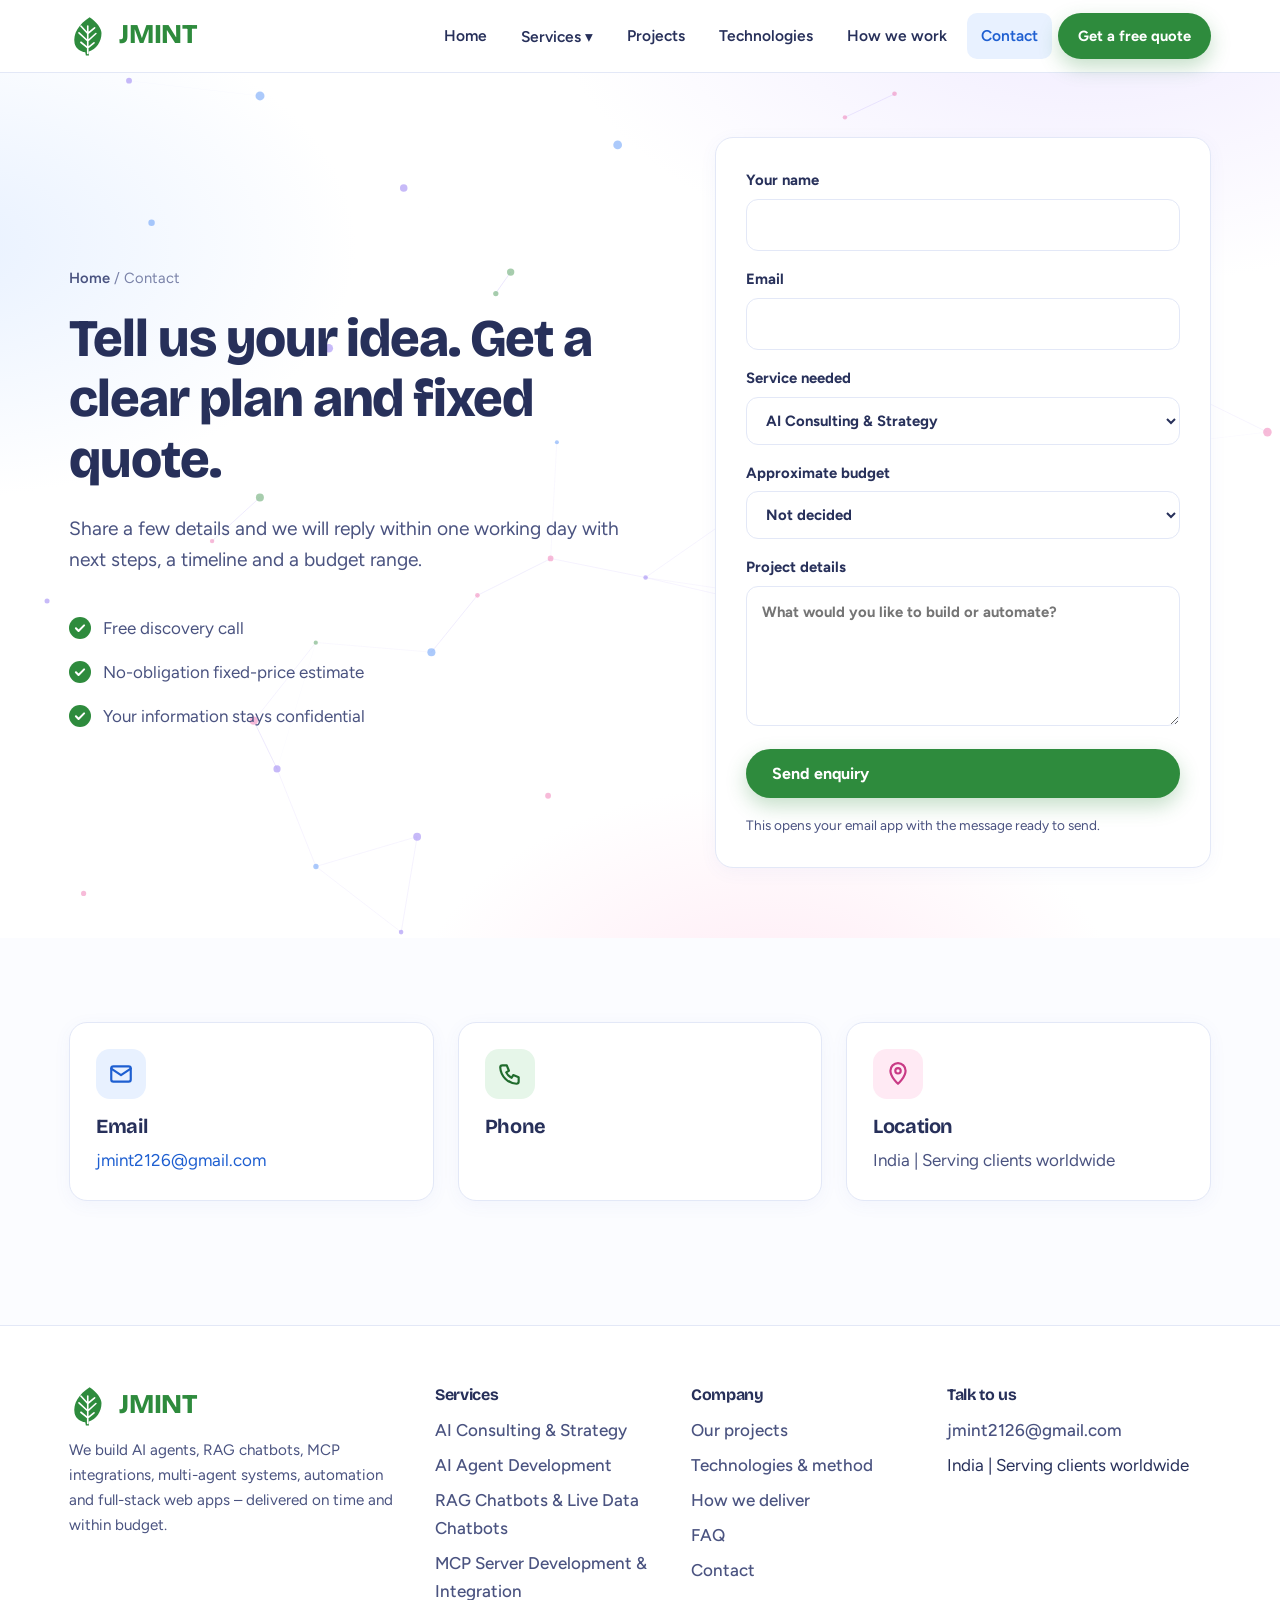
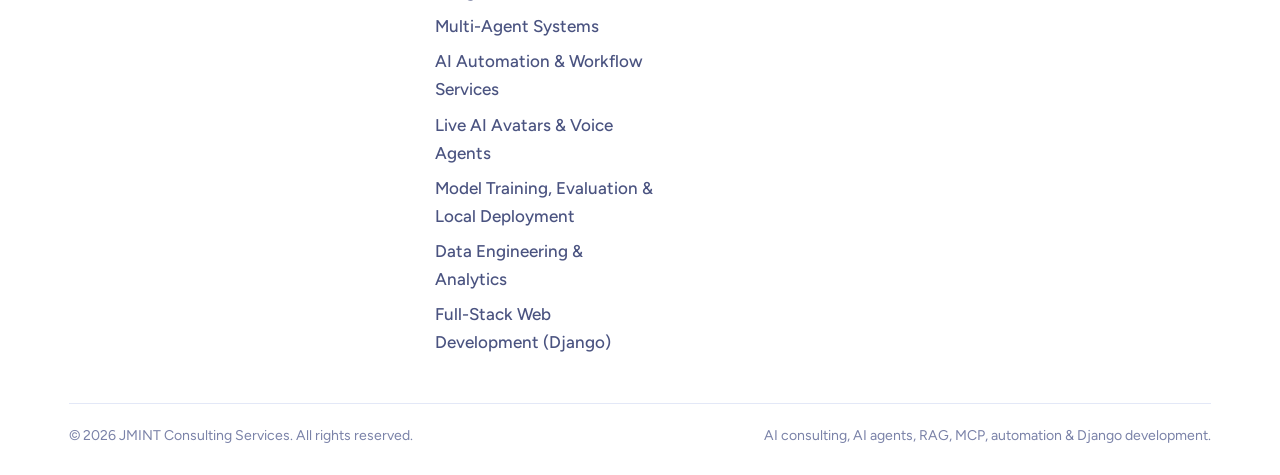
<file: contact.html>
<!DOCTYPE html><html lang="en"><head><meta charset="utf-8">
<meta name="viewport" content="width=device-width,initial-scale=1">
<title>Contact JMINT | Get a Free AI Project Quote</title>
<meta name="description" content="Contact JMINT Consulting Services for AI consulting, AI agents, RAG chatbots, MCP integration, automation and Django development. Free quote within one working day.">

<meta name="robots" content="index,follow,max-image-preview:large">
<link rel="canonical" href="https://YOUR-USERNAME.github.io/YOUR-REPO/contact.html">
<meta property="og:type" content="website"><meta property="og:title" content="Contact JMINT | Get a Free AI Project Quote"><meta property="og:description" content="Contact JMINT Consulting Services for AI consulting, AI agents, RAG chatbots, MCP integration, automation and Django development. Free quote within one working day."><meta property="og:url" content="https://YOUR-USERNAME.github.io/YOUR-REPO/contact.html"><meta property="og:site_name" content="JMINT Consulting Services">
<meta name="twitter:card" content="summary"><meta name="theme-color" content="#2e8b3d">
<link rel="icon" href="assets/favicon.svg" type="image/svg+xml">
<link rel="preconnect" href="https://fonts.googleapis.com"><link rel="preconnect" href="https://fonts.gstatic.com" crossorigin>
<link href="https://fonts.googleapis.com/css2?family=Bricolage+Grotesque:opsz,wght@12..96,500;12..96,700;12..96,800&family=Figtree:wght@400;500;600;700&display=swap" rel="stylesheet">
<link rel="stylesheet" href="css/style.css"><link rel="stylesheet" href="css/extras.css">
</head><body><header class="site-header"><div class="wrap nav"><a class="brand" href="index.html" aria-label="JMINT Consulting Services home"><svg viewBox="0 0 64 64" aria-hidden="true"><path d="M33 2C16 13 6 28 9 44c2 8 9 13 17 14l1 5h5l-1-6c13-4 21-16 21-30C52 20 44 9 33 2z" fill="#2e8b3d"/><path d="M30 60V16M30 28l-11-12M30 28l11-9M30 40l-14-13M30 40l13-12M30 51l-11-9M30 51l10-8" stroke="#fff" stroke-width="2.6" stroke-linecap="round" fill="none"/></svg><span><b>JMINT</b></span></a>
<button class="burger" aria-label="Open menu" aria-expanded="false"><svg viewBox="0 0 24 24" fill="none" stroke="currentColor" stroke-width="2" stroke-linecap="round" stroke-linejoin="round" aria-hidden="true" ><path d="M4 7h16M4 12h16M4 17h16"/></svg></button>
<ul class="menu">
<li><a class="top" href="index.html">Home</a></li>
<li class="has-dd"><button class="top" aria-haspopup="true" aria-expanded="false">Services &#9662;</button><ul class="dd"><li><a href="ai-consulting.html"><i><svg viewBox="0 0 24 24" fill="none" stroke="currentColor" stroke-width="2" stroke-linecap="round" stroke-linejoin="round" aria-hidden="true" ><circle cx="12" cy="12" r="9"/><path d="M15.5 8.5l-2 5-5 2 2-5z"/></svg></i>AI Consulting &amp; Strategy</a></li><li><a href="ai-agent-development.html"><i><svg viewBox="0 0 24 24" fill="none" stroke="currentColor" stroke-width="2" stroke-linecap="round" stroke-linejoin="round" aria-hidden="true" ><rect x="4" y="8" width="16" height="11" rx="3"/><path d="M12 8V4M9 13.5h.01M15 13.5h.01M9.5 16.5h5"/></svg></i>AI Agent Development</a></li><li><a href="rag-chatbot-development.html"><i><svg viewBox="0 0 24 24" fill="none" stroke="currentColor" stroke-width="2" stroke-linecap="round" stroke-linejoin="round" aria-hidden="true" ><path d="M21 12a8 8 0 0 1-11.5 7.2L3 21l1.8-5.5A8 8 0 1 1 21 12z"/></svg></i>RAG Chatbots &amp; Live Data Chatbots</a></li><li><a href="mcp-server-development.html"><i><svg viewBox="0 0 24 24" fill="none" stroke="currentColor" stroke-width="2" stroke-linecap="round" stroke-linejoin="round" aria-hidden="true" ><path d="M9 2v6M15 2v6M7 8h10v4a5 5 0 0 1-10 0zM12 17v5"/></svg></i>MCP Server Development &amp; Integration</a></li><li><a href="multi-agent-systems.html"><i><svg viewBox="0 0 24 24" fill="none" stroke="currentColor" stroke-width="2" stroke-linecap="round" stroke-linejoin="round" aria-hidden="true" ><path d="M12 3l9 5-9 5-9-5z"/><path d="M3 13l9 5 9-5"/></svg></i>Multi-Agent Systems</a></li><li><a href="ai-automation-services.html"><i><svg viewBox="0 0 24 24" fill="none" stroke="currentColor" stroke-width="2" stroke-linecap="round" stroke-linejoin="round" aria-hidden="true" ><path d="M13 2L4 14h7l-1 8 9-12h-7z"/></svg></i>AI Automation &amp; Workflow Services</a></li><li><a href="ai-avatar-voice-agents.html"><i><svg viewBox="0 0 24 24" fill="none" stroke="currentColor" stroke-width="2" stroke-linecap="round" stroke-linejoin="round" aria-hidden="true" ><rect x="9" y="3" width="6" height="12" rx="3"/><path d="M5 11a7 7 0 0 0 14 0M12 18v3"/></svg></i>Live AI Avatars &amp; Voice Agents</a></li><li><a href="ml-model-training-deployment.html"><i><svg viewBox="0 0 24 24" fill="none" stroke="currentColor" stroke-width="2" stroke-linecap="round" stroke-linejoin="round" aria-hidden="true" ><rect x="6" y="6" width="12" height="12" rx="2"/><path d="M9 2v4M15 2v4M9 18v4M15 18v4M2 9h4M2 15h4M18 9h4M18 15h4"/></svg></i>Model Training, Evaluation &amp; Local Deployment</a></li><li><a href="data-engineering-analytics.html"><i><svg viewBox="0 0 24 24" fill="none" stroke="currentColor" stroke-width="2" stroke-linecap="round" stroke-linejoin="round" aria-hidden="true" ><path d="M3 3v18h18M7 15l4-4 3 3 5-6"/></svg></i>Data Engineering &amp; Analytics</a></li><li><a href="django-fullstack-development.html"><i><svg viewBox="0 0 24 24" fill="none" stroke="currentColor" stroke-width="2" stroke-linecap="round" stroke-linejoin="round" aria-hidden="true" ><path d="M16 18l6-6-6-6M8 6l-6 6 6 6"/></svg></i>Full-Stack Web Development (Django)</a></li></ul></li>
<li><a class="top" href="projects.html">Projects</a></li>
<li><a class="top" href="technologies.html">Technologies</a></li>
<li><a class="top" href="index.html#process">How we work</a></li>
<li><a class="top active" href="contact.html">Contact</a></li>
<li><a class="btn btn-primary btn-sm" href="contact.html">Get a free quote</a></li>
</ul></div></header><main><section class="hero page-hero"><canvas id="net"></canvas><div class="wrap"><div class="rv in"><div class="crumbs"><a href="index.html">Home</a> / Contact</div><h1>Tell us your idea. Get a clear plan and fixed quote.</h1><p class="lead">Share a few details and we will reply within one working day with next steps, a timeline and a budget range.</p>
<ul class="checks"><li>Free discovery call</li><li>No-obligation fixed-price estimate</li><li>Your information stays confidential</li></ul></div>
<div class="card" style="padding:30px"><form id="contact-form" data-to="jmint2126@gmail.com">
<label>Your name<input name="name" required autocomplete="name"></label>
<label>Email<input type="email" name="email" required autocomplete="email"></label>
<label>Service needed<select name="service"><option>AI Consulting &amp; Strategy</option><option>AI Agent Development</option><option>RAG Chatbots &amp; Live Data Chatbots</option><option>MCP Server Development &amp; Integration</option><option>Multi-Agent Systems</option><option>AI Automation &amp; Workflow Services</option><option>Live AI Avatars &amp; Voice Agents</option><option>Model Training, Evaluation &amp; Local Deployment</option><option>Data Engineering &amp; Analytics</option><option>Full-Stack Web Development (Django)</option><option>Not sure yet – need advice</option></select></label>
<label>Approximate budget<select name="budget"><option>Not decided</option><option>Small (quick win / prototype)</option><option>Medium project</option><option>Large / long-term programme</option></select></label>
<label>Project details<textarea name="message" required placeholder="What would you like to build or automate?"></textarea></label>
<button class="btn btn-primary" type="submit">Send enquiry</button>
<p style="font-size:.85rem">This opens your email app with the message ready to send.</p></form></div></div></section>
<section><div class="wrap"><div class="grid g3">
<div class="card c-blue"><div class="ico"><svg viewBox="0 0 24 24" fill="none" stroke="currentColor" stroke-width="2" stroke-linecap="round" stroke-linejoin="round" aria-hidden="true" ><rect x="3" y="5" width="18" height="14" rx="2"/><path d="M3 7l9 6 9-6"/></svg></div><h3>Email</h3><p><a href="mailto:jmint2126@gmail.com">jmint2126@gmail.com</a></p></div>
<div class="card c-green"><div class="ico"><svg viewBox="0 0 24 24" fill="none" stroke="currentColor" stroke-width="2" stroke-linecap="round" stroke-linejoin="round" aria-hidden="true" ><path d="M5 4h4l2 5-2.5 1.5a11 11 0 0 0 5 5L15 13l5 2v4a2 2 0 0 1-2 2A16 16 0 0 1 3 6a2 2 0 0 1 2-2z"/></svg></div><h3>Phone</h3>
<!-- <p>+91 00000 00000</p> -->
</div>
<div class="card c-pink"><div class="ico"><svg viewBox="0 0 24 24" fill="none" stroke="currentColor" stroke-width="2" stroke-linecap="round" stroke-linejoin="round" aria-hidden="true" ><path d="M12 21s7-6.2 7-12a7 7 0 0 0-14 0c0 5.8 7 12 7 12z"/><circle cx="12" cy="9" r="2.5"/></svg></div><h3>Location</h3><p>India  |  Serving clients worldwide</p></div></div></div></section></main><footer><div class="wrap"><div class="foot">
<div><a class="brand" href="index.html" aria-label="JMINT Consulting Services home"><svg viewBox="0 0 64 64" aria-hidden="true"><path d="M33 2C16 13 6 28 9 44c2 8 9 13 17 14l1 5h5l-1-6c13-4 21-16 21-30C52 20 44 9 33 2z" fill="#2e8b3d"/><path d="M30 60V16M30 28l-11-12M30 28l11-9M30 40l-14-13M30 40l13-12M30 51l-11-9M30 51l10-8" stroke="#fff" stroke-width="2.6" stroke-linecap="round" fill="none"/></svg><span><b>JMINT</b></span></a><p>We build AI agents, RAG chatbots, MCP integrations, multi-agent systems, automation and full-stack web apps – delivered on time and within budget.</p></div>
<div><h4>Services</h4><ul><li><a href="ai-consulting.html">AI Consulting &amp; Strategy</a></li><li><a href="ai-agent-development.html">AI Agent Development</a></li><li><a href="rag-chatbot-development.html">RAG Chatbots &amp; Live Data Chatbots</a></li><li><a href="mcp-server-development.html">MCP Server Development &amp; Integration</a></li><li><a href="multi-agent-systems.html">Multi-Agent Systems</a></li><li><a href="ai-automation-services.html">AI Automation &amp; Workflow Services</a></li><li><a href="ai-avatar-voice-agents.html">Live AI Avatars &amp; Voice Agents</a></li><li><a href="ml-model-training-deployment.html">Model Training, Evaluation &amp; Local Deployment</a></li><li><a href="data-engineering-analytics.html">Data Engineering &amp; Analytics</a></li><li><a href="django-fullstack-development.html">Full-Stack Web Development (Django)</a></li></ul></div>
<div><h4>Company</h4><ul><li><a href="projects.html">Our projects</a></li><li><a href="technologies.html">Technologies &amp; method</a></li><li><a href="index.html#process">How we deliver</a></li><li><a href="index.html#faq">FAQ</a></li><li><a href="contact.html">Contact</a></li></ul></div>
<div><h4>Talk to us</h4><ul><li><a href="mailto:jmint2126@gmail.com">jmint2126@gmail.com</a></li>
    <!-- <li>+91 00000 00000</li> -->
    <li>India  |  Serving clients worldwide</li></ul></div>
</div><div class="copy"><span>&copy; 2026 JMINT Consulting Services. All rights reserved.</span><span>AI consulting, AI agents, RAG, MCP, automation &amp; Django development.</span></div></div></footer>
<script src="js/main.js"></script><script src="js/extras.js"></script></body></html>
</file>
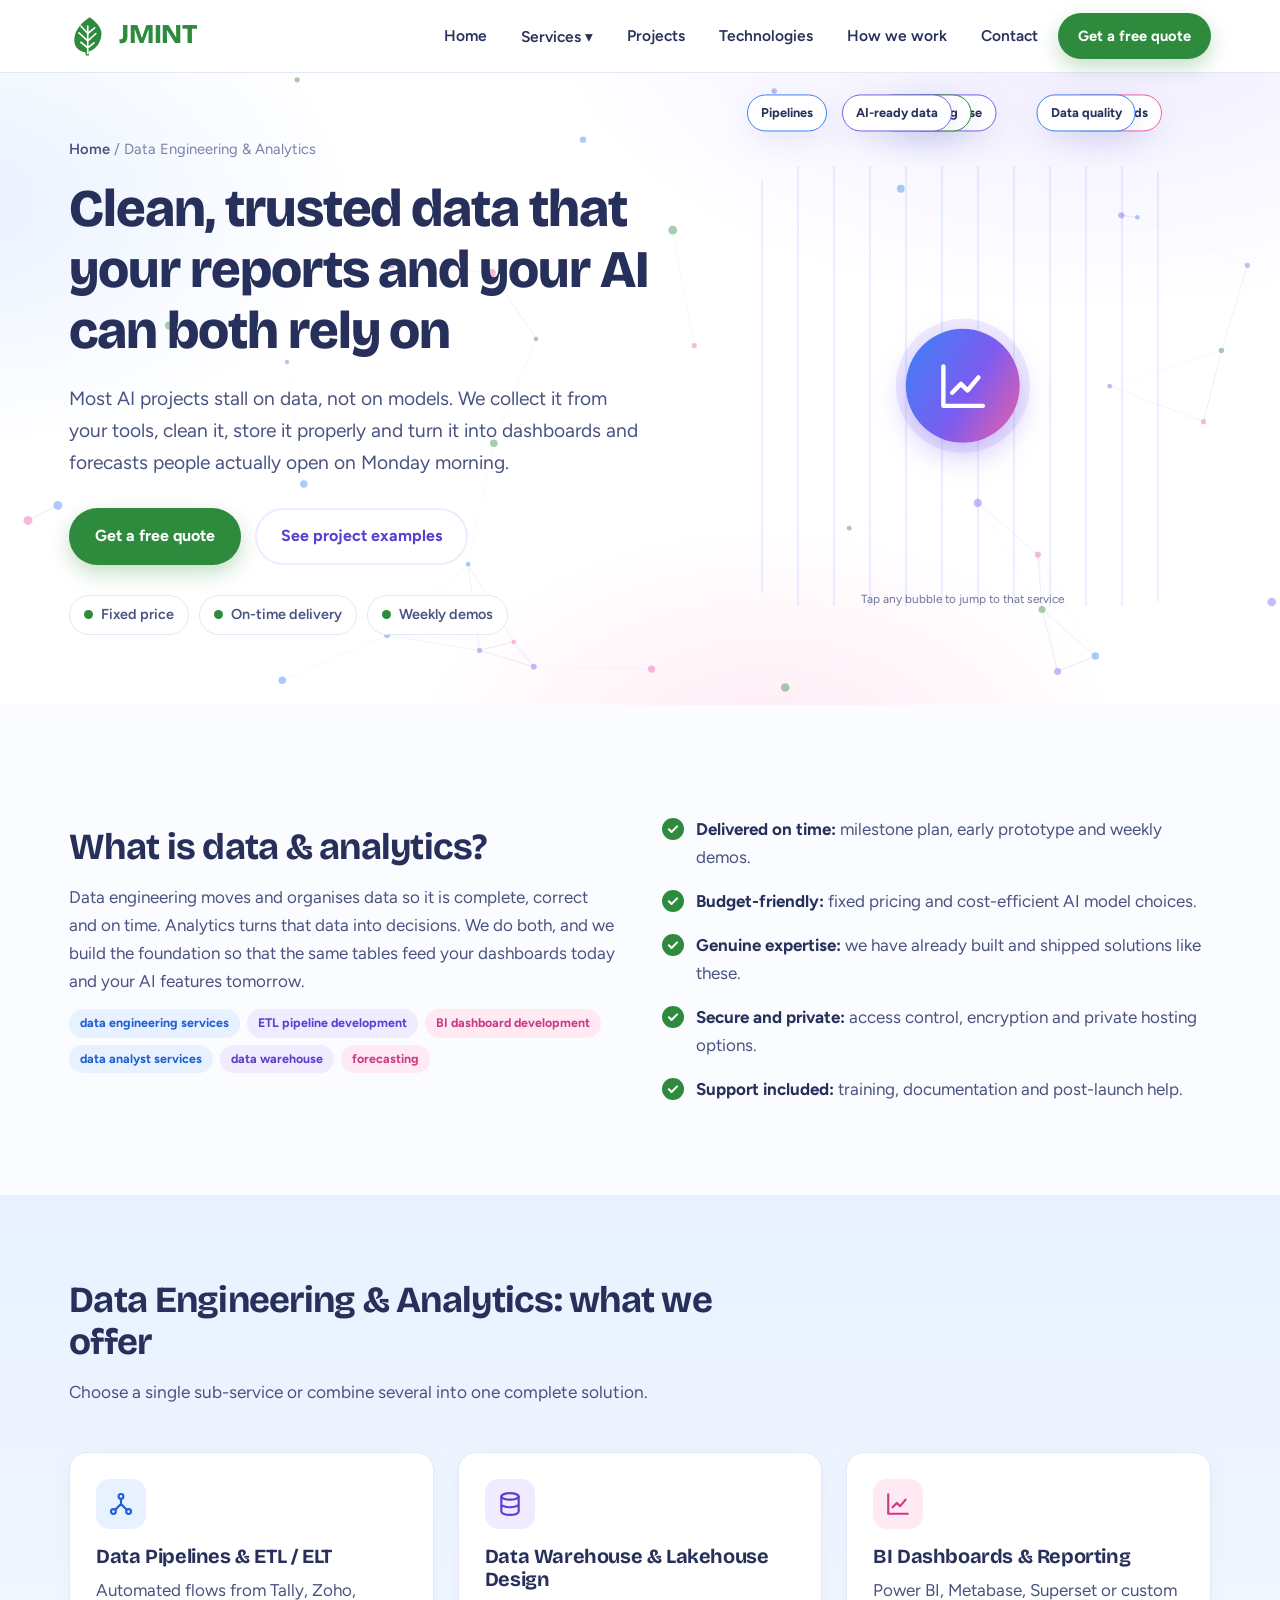
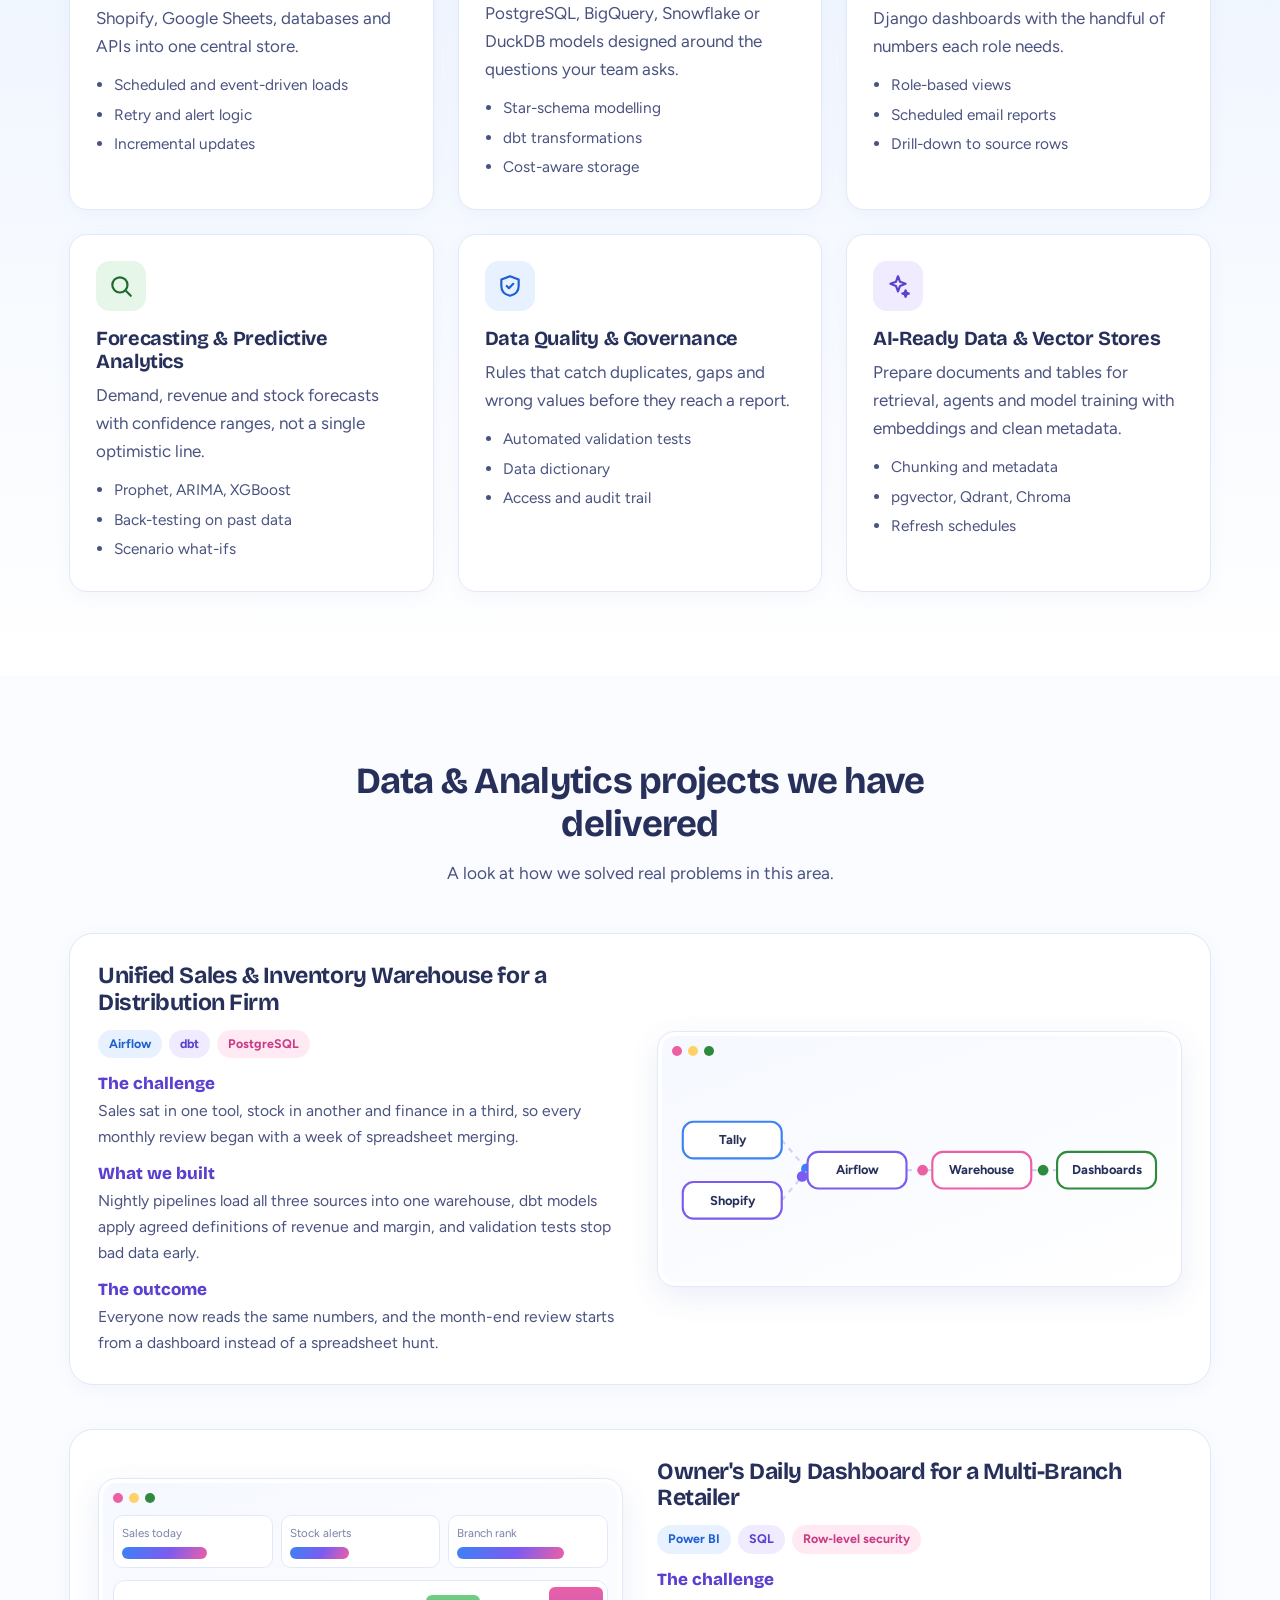
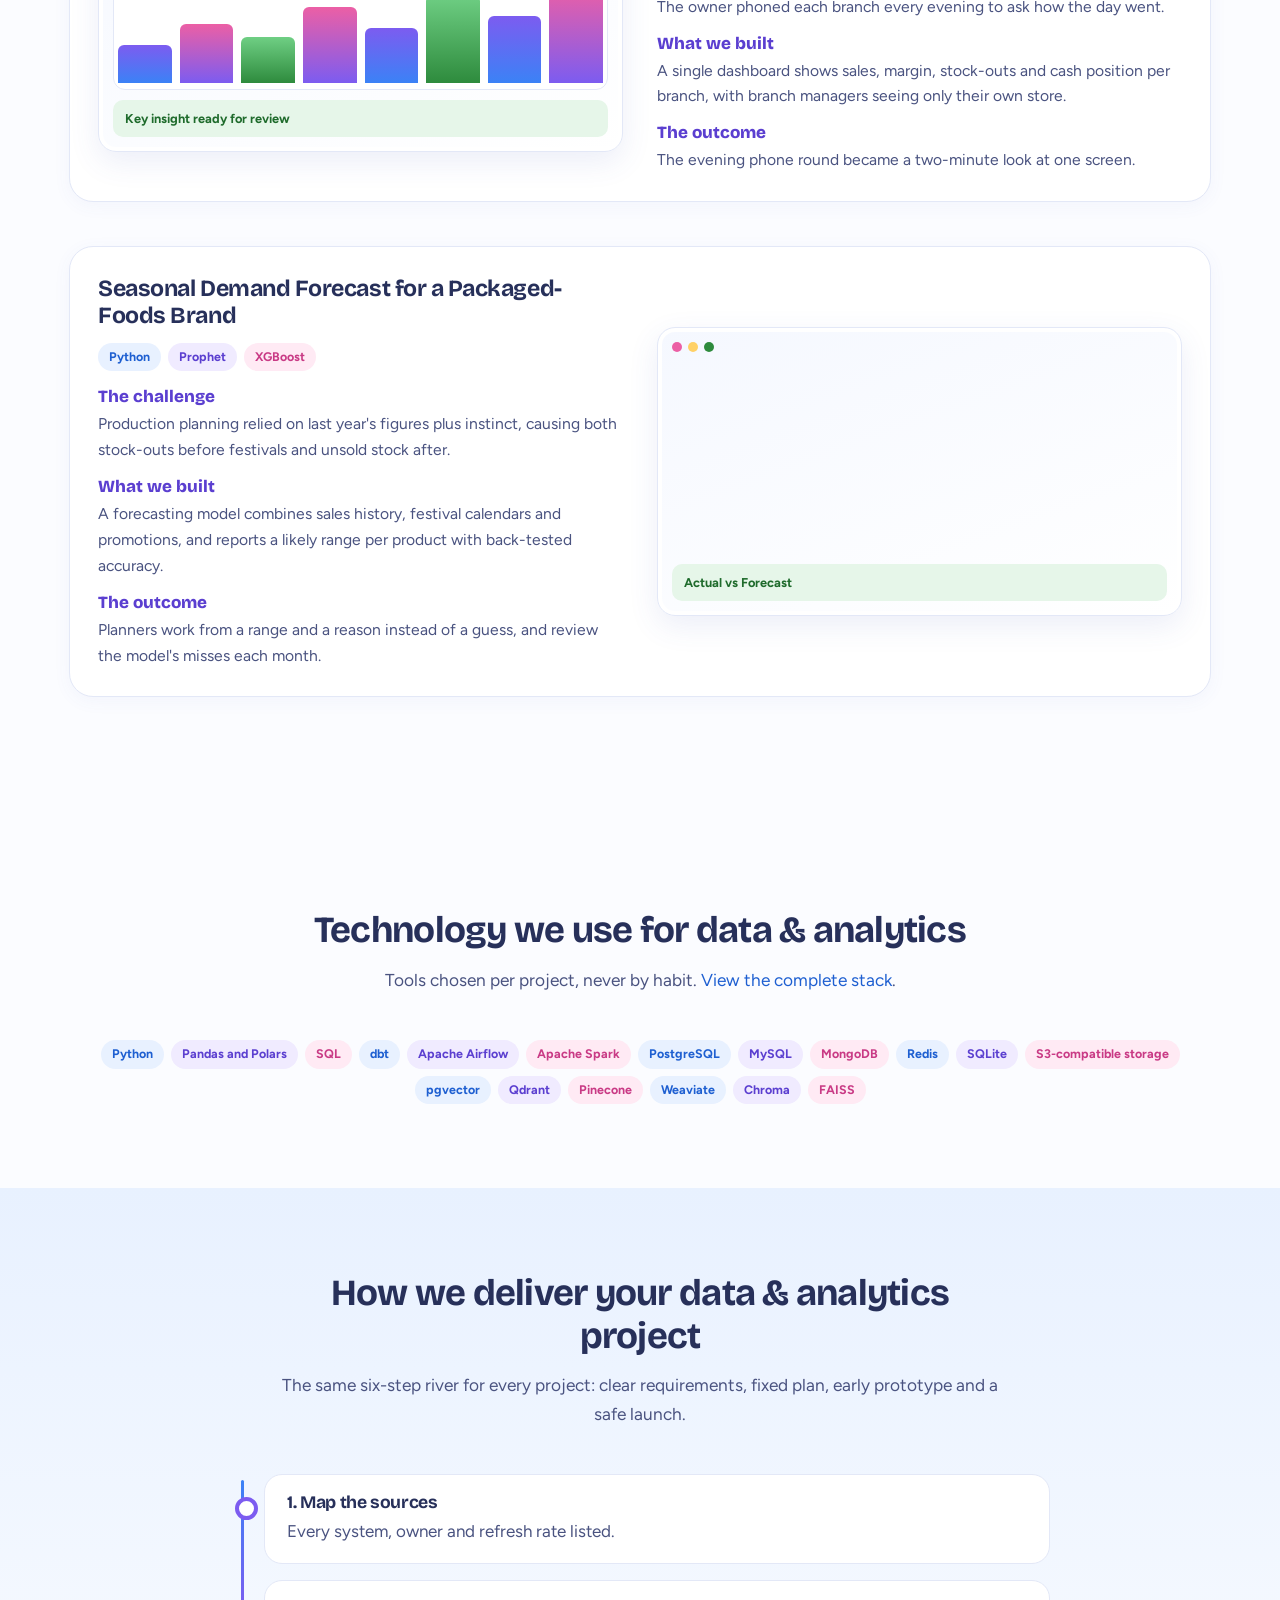
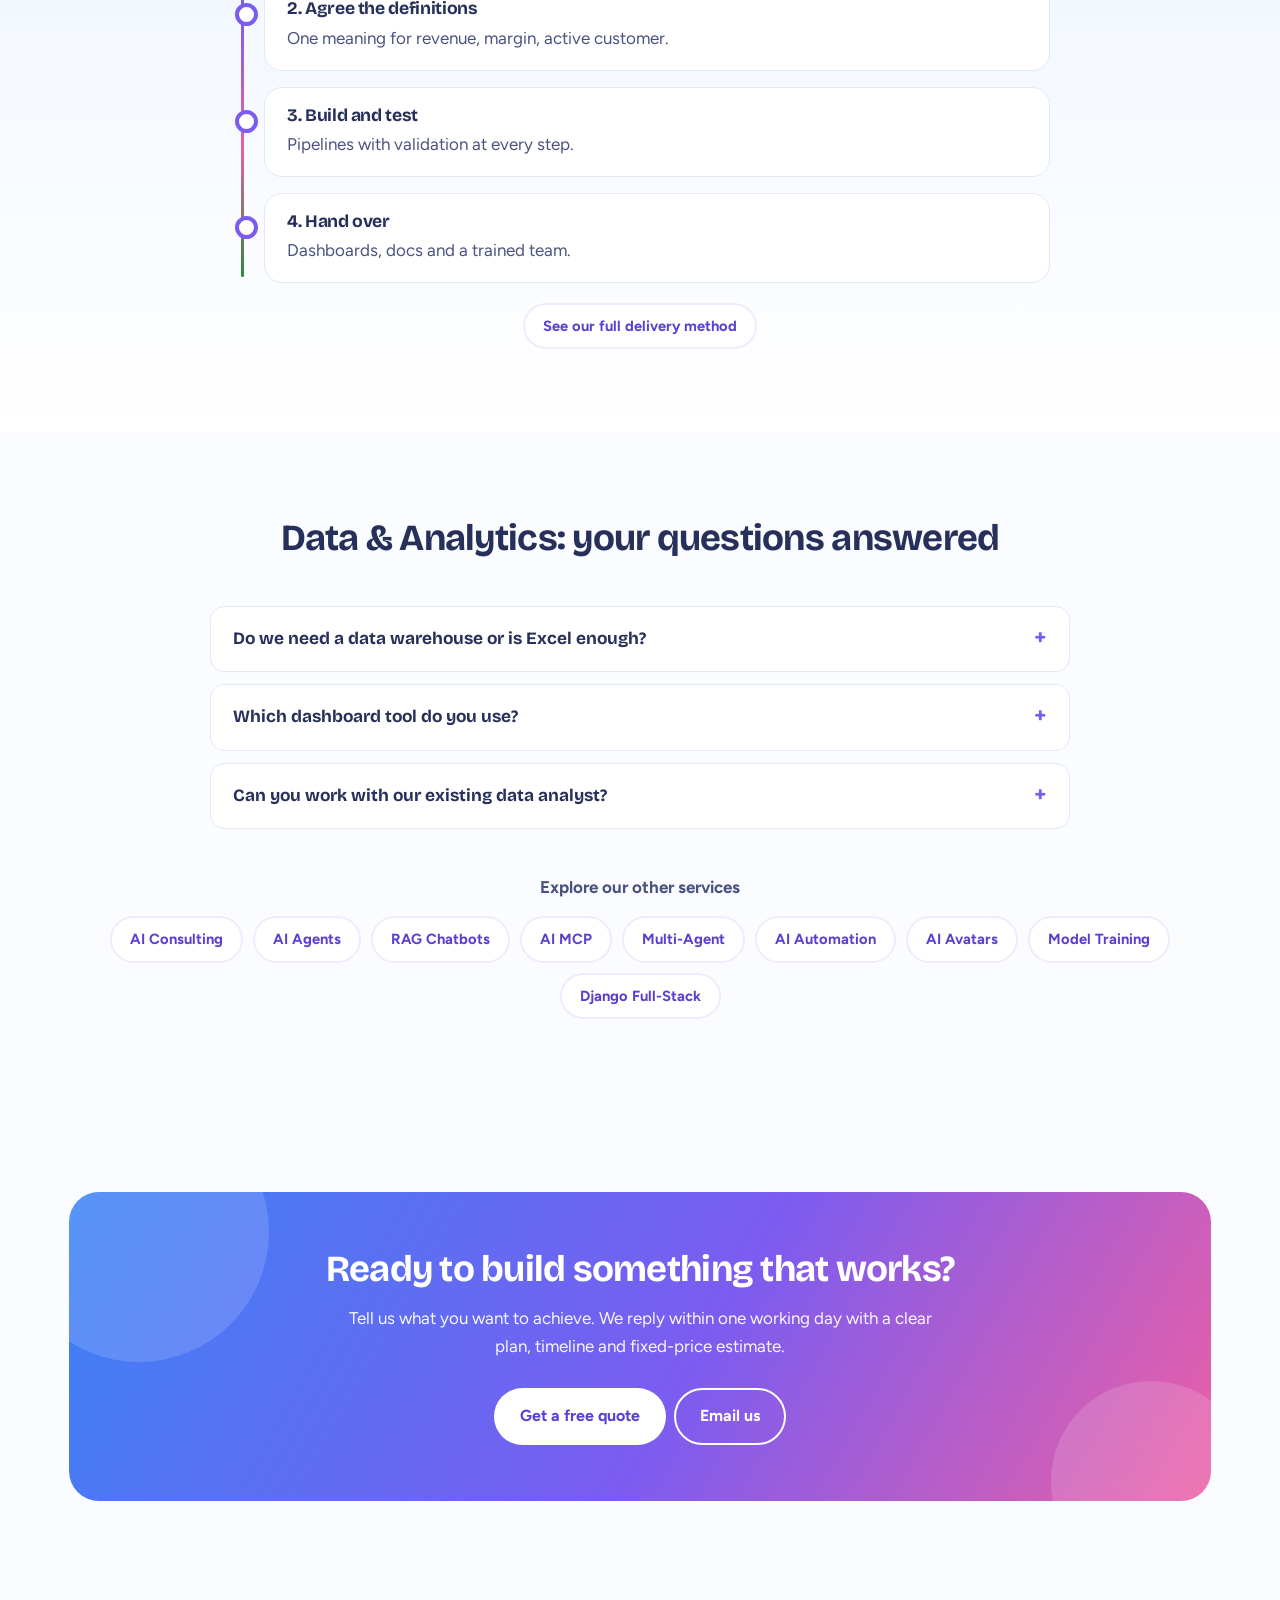
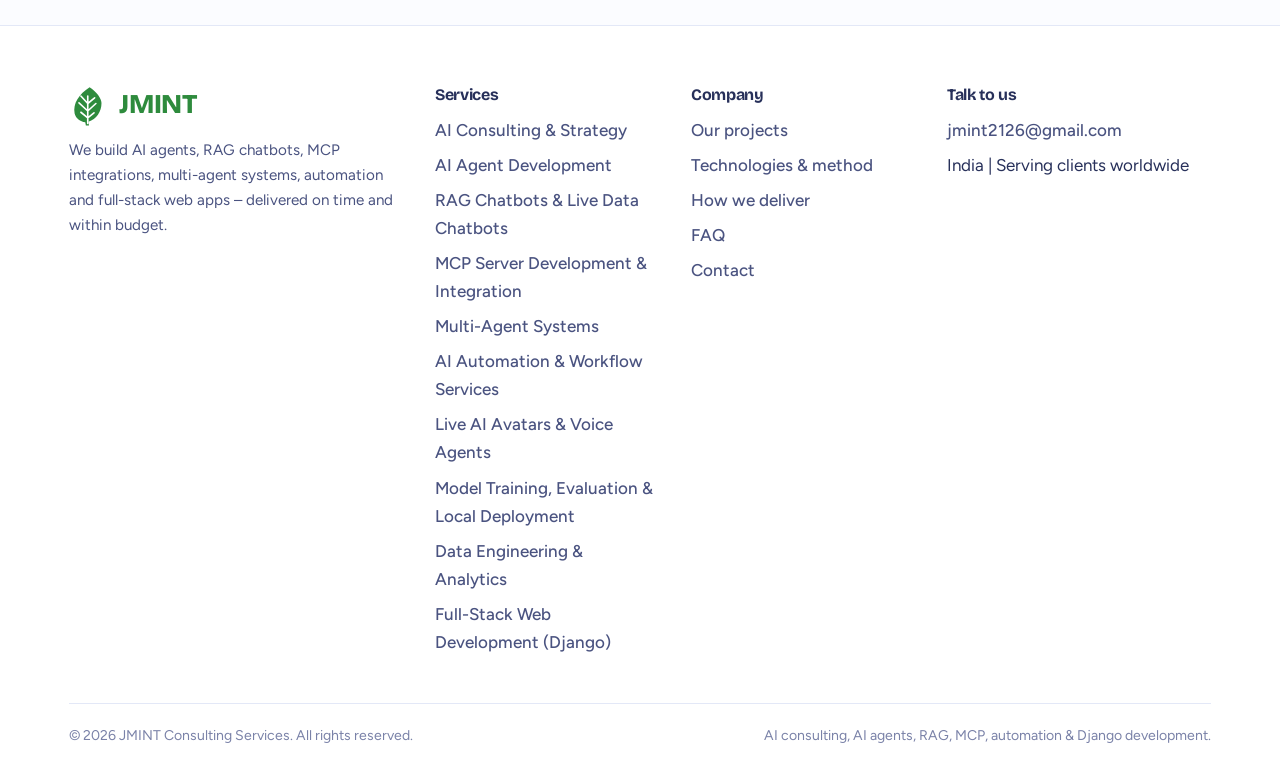
<file: data-engineering-analytics.html>
<!DOCTYPE html><html lang="en"><head><meta charset="utf-8">
<meta name="viewport" content="width=device-width,initial-scale=1">
<title>Data Engineering, Analytics &amp; BI Dashboard Services – JMINT</title>
<meta name="description" content="Data pipelines, warehouses, dashboards and forecasting for growing businesses. ETL, dbt, Airflow, Power BI, Python analysis and AI-ready data foundations.">
<meta name="keywords" content="data engineering services, ETL pipeline development, BI dashboard development, data analyst services, data warehouse, forecasting">
<meta name="robots" content="index,follow,max-image-preview:large">
<link rel="canonical" href="https://YOUR-USERNAME.github.io/YOUR-REPO/data-engineering-analytics.html">
<meta property="og:type" content="website"><meta property="og:title" content="Data Engineering, Analytics &amp; BI Dashboard Services – JMINT"><meta property="og:description" content="Data pipelines, warehouses, dashboards and forecasting for growing businesses. ETL, dbt, Airflow, Power BI, Python analysis and AI-ready data foundations."><meta property="og:url" content="https://YOUR-USERNAME.github.io/YOUR-REPO/data-engineering-analytics.html"><meta property="og:site_name" content="JMINT Consulting Services">
<meta name="twitter:card" content="summary"><meta name="theme-color" content="#2e8b3d">
<link rel="icon" href="assets/favicon.svg" type="image/svg+xml">
<link rel="preconnect" href="https://fonts.googleapis.com"><link rel="preconnect" href="https://fonts.gstatic.com" crossorigin>
<link href="https://fonts.googleapis.com/css2?family=Bricolage+Grotesque:opsz,wght@12..96,500;12..96,700;12..96,800&family=Figtree:wght@400;500;600;700&display=swap" rel="stylesheet">
<link rel="stylesheet" href="css/style.css"><link rel="stylesheet" href="css/extras.css">
<script type="application/ld+json">{"@context": "https://schema.org", "@type": "Service", "name": "Data Engineering & Analytics", "serviceType": "Data & Analytics", "description": "Data pipelines, warehouses, dashboards and forecasting for growing businesses. ETL, dbt, Airflow, Power BI, Python analysis and AI-ready data foundations.", "url": "https://YOUR-USERNAME.github.io/YOUR-REPO/data-engineering-analytics.html", "areaServed": "Worldwide", "provider": {"@id": "https://YOUR-USERNAME.github.io/YOUR-REPO/#org"}, "hasOfferCatalog": {"@type": "OfferCatalog", "name": "Data Engineering & Analytics", "itemListElement": [{"@type": "Offer", "itemOffered": {"@type": "Service", "name": "Data Pipelines & ETL / ELT", "description": "Automated flows from Tally, Zoho, Shopify, Google Sheets, databases and APIs into one central store."}}, {"@type": "Offer", "itemOffered": {"@type": "Service", "name": "Data Warehouse & Lakehouse Design", "description": "PostgreSQL, BigQuery, Snowflake or DuckDB models designed around the questions your team asks."}}, {"@type": "Offer", "itemOffered": {"@type": "Service", "name": "BI Dashboards & Reporting", "description": "Power BI, Metabase, Superset or custom Django dashboards with the handful of numbers each role needs."}}, {"@type": "Offer", "itemOffered": {"@type": "Service", "name": "Forecasting & Predictive Analytics", "description": "Demand, revenue and stock forecasts with confidence ranges, not a single optimistic line."}}, {"@type": "Offer", "itemOffered": {"@type": "Service", "name": "Data Quality & Governance", "description": "Rules that catch duplicates, gaps and wrong values before they reach a report."}}, {"@type": "Offer", "itemOffered": {"@type": "Service", "name": "AI-Ready Data & Vector Stores", "description": "Prepare documents and tables for retrieval, agents and model training with embeddings and clean metadata."}}]}}</script><script type="application/ld+json">{"@context": "https://schema.org", "@type": "FAQPage", "mainEntity": [{"@type": "Question", "name": "Do we need a data warehouse or is Excel enough?", "acceptedAnswer": {"@type": "Answer", "text": "If your reports take more than a few hours to assemble or numbers disagree between teams, a warehouse pays back quickly. We often start small with PostgreSQL or DuckDB and grow only if needed."}}, {"@type": "Question", "name": "Which dashboard tool do you use?", "acceptedAnswer": {"@type": "Answer", "text": "Whichever fits your team. Power BI for Microsoft shops, Metabase or Superset for open-source setups, or a custom Django dashboard when you need your own logins and branding."}}, {"@type": "Question", "name": "Can you work with our existing data analyst?", "acceptedAnswer": {"@type": "Answer", "text": "Yes. We often build the pipelines and models and hand the analysis layer to your team with documentation and training."}}]}</script><script type="application/ld+json">{"@context": "https://schema.org", "@type": "BreadcrumbList", "itemListElement": [{"@type": "ListItem", "position": 1, "name": "Home", "item": "https://YOUR-USERNAME.github.io/YOUR-REPO/"}, {"@type": "ListItem", "position": 2, "name": "Data Engineering & Analytics", "item": "https://YOUR-USERNAME.github.io/YOUR-REPO/data-engineering-analytics.html"}]}</script></head><body><header class="site-header"><div class="wrap nav"><a class="brand" href="index.html" aria-label="JMINT Consulting Services home"><svg viewBox="0 0 64 64" aria-hidden="true"><path d="M33 2C16 13 6 28 9 44c2 8 9 13 17 14l1 5h5l-1-6c13-4 21-16 21-30C52 20 44 9 33 2z" fill="#2e8b3d"/><path d="M30 60V16M30 28l-11-12M30 28l11-9M30 40l-14-13M30 40l13-12M30 51l-11-9M30 51l10-8" stroke="#fff" stroke-width="2.6" stroke-linecap="round" fill="none"/></svg><span><b>JMINT</b></span></a>
<button class="burger" aria-label="Open menu" aria-expanded="false"><svg viewBox="0 0 24 24" fill="none" stroke="currentColor" stroke-width="2" stroke-linecap="round" stroke-linejoin="round" aria-hidden="true" ><path d="M4 7h16M4 12h16M4 17h16"/></svg></button>
<ul class="menu">
<li><a class="top" href="index.html">Home</a></li>
<li class="has-dd"><button class="top" aria-haspopup="true" aria-expanded="false">Services &#9662;</button><ul class="dd"><li><a href="ai-consulting.html"><i><svg viewBox="0 0 24 24" fill="none" stroke="currentColor" stroke-width="2" stroke-linecap="round" stroke-linejoin="round" aria-hidden="true" ><circle cx="12" cy="12" r="9"/><path d="M15.5 8.5l-2 5-5 2 2-5z"/></svg></i>AI Consulting &amp; Strategy</a></li><li><a href="ai-agent-development.html"><i><svg viewBox="0 0 24 24" fill="none" stroke="currentColor" stroke-width="2" stroke-linecap="round" stroke-linejoin="round" aria-hidden="true" ><rect x="4" y="8" width="16" height="11" rx="3"/><path d="M12 8V4M9 13.5h.01M15 13.5h.01M9.5 16.5h5"/></svg></i>AI Agent Development</a></li><li><a href="rag-chatbot-development.html"><i><svg viewBox="0 0 24 24" fill="none" stroke="currentColor" stroke-width="2" stroke-linecap="round" stroke-linejoin="round" aria-hidden="true" ><path d="M21 12a8 8 0 0 1-11.5 7.2L3 21l1.8-5.5A8 8 0 1 1 21 12z"/></svg></i>RAG Chatbots &amp; Live Data Chatbots</a></li><li><a href="mcp-server-development.html"><i><svg viewBox="0 0 24 24" fill="none" stroke="currentColor" stroke-width="2" stroke-linecap="round" stroke-linejoin="round" aria-hidden="true" ><path d="M9 2v6M15 2v6M7 8h10v4a5 5 0 0 1-10 0zM12 17v5"/></svg></i>MCP Server Development &amp; Integration</a></li><li><a href="multi-agent-systems.html"><i><svg viewBox="0 0 24 24" fill="none" stroke="currentColor" stroke-width="2" stroke-linecap="round" stroke-linejoin="round" aria-hidden="true" ><path d="M12 3l9 5-9 5-9-5z"/><path d="M3 13l9 5 9-5"/></svg></i>Multi-Agent Systems</a></li><li><a href="ai-automation-services.html"><i><svg viewBox="0 0 24 24" fill="none" stroke="currentColor" stroke-width="2" stroke-linecap="round" stroke-linejoin="round" aria-hidden="true" ><path d="M13 2L4 14h7l-1 8 9-12h-7z"/></svg></i>AI Automation &amp; Workflow Services</a></li><li><a href="ai-avatar-voice-agents.html"><i><svg viewBox="0 0 24 24" fill="none" stroke="currentColor" stroke-width="2" stroke-linecap="round" stroke-linejoin="round" aria-hidden="true" ><rect x="9" y="3" width="6" height="12" rx="3"/><path d="M5 11a7 7 0 0 0 14 0M12 18v3"/></svg></i>Live AI Avatars &amp; Voice Agents</a></li><li><a href="ml-model-training-deployment.html"><i><svg viewBox="0 0 24 24" fill="none" stroke="currentColor" stroke-width="2" stroke-linecap="round" stroke-linejoin="round" aria-hidden="true" ><rect x="6" y="6" width="12" height="12" rx="2"/><path d="M9 2v4M15 2v4M9 18v4M15 18v4M2 9h4M2 15h4M18 9h4M18 15h4"/></svg></i>Model Training, Evaluation &amp; Local Deployment</a></li><li><a href="data-engineering-analytics.html"><i><svg viewBox="0 0 24 24" fill="none" stroke="currentColor" stroke-width="2" stroke-linecap="round" stroke-linejoin="round" aria-hidden="true" ><path d="M3 3v18h18M7 15l4-4 3 3 5-6"/></svg></i>Data Engineering &amp; Analytics</a></li><li><a href="django-fullstack-development.html"><i><svg viewBox="0 0 24 24" fill="none" stroke="currentColor" stroke-width="2" stroke-linecap="round" stroke-linejoin="round" aria-hidden="true" ><path d="M16 18l6-6-6-6M8 6l-6 6 6 6"/></svg></i>Full-Stack Web Development (Django)</a></li></ul></li>
<li><a class="top" href="projects.html">Projects</a></li>
<li><a class="top" href="technologies.html">Technologies</a></li>
<li><a class="top" href="index.html#process">How we work</a></li>
<li><a class="top" href="contact.html">Contact</a></li>
<li><a class="btn btn-primary btn-sm" href="contact.html">Get a free quote</a></li>
</ul></div></header><main><section class="hero page-hero"><canvas id="net"></canvas><div class="wrap"><div>
<div class="crumbs"><a href="index.html">Home</a> / Data Engineering &amp; Analytics</div>
<h1>Clean, trusted data that your reports and your AI can both rely on</h1><p class="lead">Most AI projects stall on data, not on models. We collect it from your tools, clean it, store it properly and turn it into dashboards and forecasts people actually open on Monday morning.</p>
<div class="hero-cta"><a class="btn btn-primary" href="contact.html">Get a free quote</a><a class="btn btn-ghost" href="#projects">See project examples</a></div>
<ul class="assure"><li>Fixed price</li><li>On-time delivery</li><li>Weekly demos</li></ul></div><div class="viz v-rain"><div class="vbg"></div><div class="vcore"><svg viewBox="0 0 24 24" fill="none" stroke="currentColor" stroke-width="2" stroke-linecap="round" stroke-linejoin="round" aria-hidden="true" ><path d="M3 3v18h18M7 15l4-4 3 3 5-6"/></svg></div><a class="node" href="#sub-0" style="--x:10.0%;--y:0.0%;--k:0" title="Jump to Pipelines"><span>Pipelines</span></a><a class="node" href="#sub-1" style="--x:47.0%;--y:0.0%;--k:1" title="Jump to Warehouse"><span>Warehouse</span></a><a class="node" href="#sub-2" style="--x:84.0%;--y:0.0%;--k:2" title="Jump to Dashboards"><span>Dashboards</span></a><a class="node" href="#sub-3" style="--x:41.0%;--y:0.0%;--k:3" title="Jump to Forecasting"><span>Forecasting</span></a><a class="node" href="#sub-4" style="--x:78.0%;--y:0.0%;--k:4" title="Jump to Data quality"><span>Data quality</span></a><a class="node" href="#sub-5" style="--x:35.0%;--y:0.0%;--k:5" title="Jump to AI-ready data"><span>AI-ready data</span></a><div class="hint">Tap any bubble to jump to that service</div></div></div></section>

<section><div class="wrap"><div class="split"><div class="rv"><h2>What is data &amp; analytics?</h2><p style="margin-top:14px">Data engineering moves and organises data so it is complete, correct and on time. Analytics turns that data into decisions. We do both, and we build the foundation so that the same tables feed your dashboards today and your AI features tomorrow.</p><div class="tags"><span class="tag">data engineering services</span><span class="tag">ETL pipeline development</span><span class="tag">BI dashboard development</span><span class="tag">data analyst services</span><span class="tag">data warehouse</span><span class="tag">forecasting</span></div></div>
<div class="rv"><ul class="checks"><li><b>Delivered on time:</b> milestone plan, early prototype and weekly demos.</li><li><b>Budget-friendly:</b> fixed pricing and cost-efficient AI model choices.</li><li><b>Genuine expertise:</b> we have already built and shipped solutions like these.</li><li><b>Secure and private:</b> access control, encryption and private hosting options.</li><li><b>Support included:</b> training, documentation and post-launch help.</li></ul></div></div></div></section>

<section class="tint-blue"><div class="wrap"><div class="sec-head rv"><h2>Data Engineering &amp; Analytics: what we offer</h2><p>Choose a single sub-service or combine several into one complete solution.</p></div><div class="grid g3"><div id="sub-0" class="card rv c-blue"><div class="ico"><svg viewBox="0 0 24 24" fill="none" stroke="currentColor" stroke-width="2" stroke-linecap="round" stroke-linejoin="round" aria-hidden="true" ><circle cx="12" cy="5" r="2.2"/><circle cx="5" cy="19" r="2.2"/><circle cx="19" cy="19" r="2.2"/><path d="M12 7.2v4.8M12 12l-5.2 5.2M12 12l5.2 5.2"/></svg></div><h3>Data Pipelines &amp; ETL / ELT</h3><p>Automated flows from Tally, Zoho, Shopify, Google Sheets, databases and APIs into one central store.</p><ul><li>Scheduled and event-driven loads</li><li>Retry and alert logic</li><li>Incremental updates</li></ul></div><div id="sub-1" class="card rv c-violet"><div class="ico"><svg viewBox="0 0 24 24" fill="none" stroke="currentColor" stroke-width="2" stroke-linecap="round" stroke-linejoin="round" aria-hidden="true" ><ellipse cx="12" cy="5" rx="8" ry="3"/><path d="M4 5v14c0 1.7 3.6 3 8 3s8-1.3 8-3V5M4 12c0 1.7 3.6 3 8 3s8-1.3 8-3"/></svg></div><h3>Data Warehouse &amp; Lakehouse Design</h3><p>PostgreSQL, BigQuery, Snowflake or DuckDB models designed around the questions your team asks.</p><ul><li>Star-schema modelling</li><li>dbt transformations</li><li>Cost-aware storage</li></ul></div><div id="sub-2" class="card rv c-pink"><div class="ico"><svg viewBox="0 0 24 24" fill="none" stroke="currentColor" stroke-width="2" stroke-linecap="round" stroke-linejoin="round" aria-hidden="true" ><path d="M3 3v18h18M7 15l4-4 3 3 5-6"/></svg></div><h3>BI Dashboards &amp; Reporting</h3><p>Power BI, Metabase, Superset or custom Django dashboards with the handful of numbers each role needs.</p><ul><li>Role-based views</li><li>Scheduled email reports</li><li>Drill-down to source rows</li></ul></div><div id="sub-3" class="card rv c-green"><div class="ico"><svg viewBox="0 0 24 24" fill="none" stroke="currentColor" stroke-width="2" stroke-linecap="round" stroke-linejoin="round" aria-hidden="true" ><circle cx="11" cy="11" r="7"/><path d="M21 21l-4.3-4.3"/></svg></div><h3>Forecasting &amp; Predictive Analytics</h3><p>Demand, revenue and stock forecasts with confidence ranges, not a single optimistic line.</p><ul><li>Prophet, ARIMA, XGBoost</li><li>Back-testing on past data</li><li>Scenario what-ifs</li></ul></div><div id="sub-4" class="card rv c-blue"><div class="ico"><svg viewBox="0 0 24 24" fill="none" stroke="currentColor" stroke-width="2" stroke-linecap="round" stroke-linejoin="round" aria-hidden="true" ><path d="M12 3l8 3v6c0 5-3.5 8-8 9-4.5-1-8-4-8-9V6z"/><path d="M9 12l2 2 4-4"/></svg></div><h3>Data Quality &amp; Governance</h3><p>Rules that catch duplicates, gaps and wrong values before they reach a report.</p><ul><li>Automated validation tests</li><li>Data dictionary</li><li>Access and audit trail</li></ul></div><div id="sub-5" class="card rv c-violet"><div class="ico"><svg viewBox="0 0 24 24" fill="none" stroke="currentColor" stroke-width="2" stroke-linecap="round" stroke-linejoin="round" aria-hidden="true" ><path d="M12 3l1.9 5.1L19 10l-5.1 1.9L12 17l-1.9-5.1L5 10l5.1-1.9zM19 16l.8 2.2L22 19l-2.2.8L19 22l-.8-2.2L16 19l2.2-.8z"/></svg></div><h3>AI-Ready Data &amp; Vector Stores</h3><p>Prepare documents and tables for retrieval, agents and model training with embeddings and clean metadata.</p><ul><li>Chunking and metadata</li><li>pgvector, Qdrant, Chroma</li><li>Refresh schedules</li></ul></div></div></div></section>

<section id="projects"><div class="wrap"><div class="sec-head center rv"><h2>Data &amp; Analytics projects we have delivered</h2><p>A look at how we solved real problems in this area.</p></div><article class="proj rv" data-cat="data-engineering-analytics" id="elt-warehouse"><div class="mock" role="img" aria-label="Animated workflow diagram"><div class="dots"><i></i><i></i><i></i></div><svg class="flow" viewBox="0 0 460 190"><path d="M102 67 L126 95" stroke="#cdd6f5" stroke-width="2" stroke-dasharray="5 5" fill="none"/><circle r="5" fill="#3b82f6"><animateMotion dur="2.4s" begin="0.0s" repeatCount="indefinite" path="M102 67 L126 95"/></circle><path d="M102 123 L126 95" stroke="#cdd6f5" stroke-width="2" stroke-dasharray="5 5" fill="none"/><circle r="5" fill="#7c5cf0"><animateMotion dur="2.4s" begin="0.4s" repeatCount="indefinite" path="M102 123 L126 95"/></circle><path d="M218 95 L242 95" stroke="#cdd6f5" stroke-width="2" stroke-dasharray="5 5" fill="none"/><circle r="5" fill="#ec5fa5"><animateMotion dur="2.4s" begin="0.8s" repeatCount="indefinite" path="M218 95 L242 95"/></circle><path d="M334 95 L358 95" stroke="#cdd6f5" stroke-width="2" stroke-dasharray="5 5" fill="none"/><circle r="5" fill="#2e8b3d"><animateMotion dur="2.4s" begin="1.2s" repeatCount="indefinite" path="M334 95 L358 95"/></circle><rect x="10" y="50" width="92" height="34" rx="10" fill="#fff" stroke="#3b82f6" stroke-width="2"/><text x="56" y="71" text-anchor="middle" font-size="12" font-weight="700" fill="#27305a" font-family="Figtree,sans-serif">Tally</text><rect x="10" y="106" width="92" height="34" rx="10" fill="#fff" stroke="#7c5cf0" stroke-width="2"/><text x="56" y="127" text-anchor="middle" font-size="12" font-weight="700" fill="#27305a" font-family="Figtree,sans-serif">Shopify</text><rect x="126" y="78" width="92" height="34" rx="10" fill="#fff" stroke="#7c5cf0" stroke-width="2"/><text x="172" y="99" text-anchor="middle" font-size="12" font-weight="700" fill="#27305a" font-family="Figtree,sans-serif">Airflow</text><rect x="242" y="78" width="92" height="34" rx="10" fill="#fff" stroke="#ec5fa5" stroke-width="2"/><text x="288" y="99" text-anchor="middle" font-size="12" font-weight="700" fill="#27305a" font-family="Figtree,sans-serif">Warehouse</text><rect x="358" y="78" width="92" height="34" rx="10" fill="#fff" stroke="#2e8b3d" stroke-width="2"/><text x="404" y="99" text-anchor="middle" font-size="12" font-weight="700" fill="#27305a" font-family="Figtree,sans-serif">Dashboards</text></svg></div>
<div><h3>Unified Sales &amp; Inventory Warehouse for a Distribution Firm</h3><div class="tags"><span class="tag">Airflow</span><span class="tag">dbt</span><span class="tag">PostgreSQL</span></div>
<dl><dt>The challenge</dt><dd>Sales sat in one tool, stock in another and finance in a third, so every monthly review began with a week of spreadsheet merging.</dd><dt>What we built</dt><dd>Nightly pipelines load all three sources into one warehouse, dbt models apply agreed definitions of revenue and margin, and validation tests stop bad data early.</dd><dt>The outcome</dt><dd>Everyone now reads the same numbers, and the month-end review starts from a dashboard instead of a spreadsheet hunt.</dd></dl></div></article><article class="proj rv" data-cat="data-engineering-analytics" id="bi-owner"><div class="mock" role="img" aria-label="Animated analytics dashboard preview"><div class="dots"><i></i><i></i><i></i></div><div class="kpis"><div>Sales today<b><u></u></b></div><div>Stock alerts<b><u></u></b></div><div>Branch rank<b><u></u></b></div></div><div class="bars"><i style="--h:40%"></i><i style="--h:62%"></i><i style="--h:48%"></i><i style="--h:80%"></i><i style="--h:58%"></i><i style="--h:92%"></i><i style="--h:70%"></i><i style="--h:100%"></i></div><div class="insight">Key insight ready for review</div></div>
<div><h3>Owner&#x27;s Daily Dashboard for a Multi-Branch Retailer</h3><div class="tags"><span class="tag">Power BI</span><span class="tag">SQL</span><span class="tag">Row-level security</span></div>
<dl><dt>The challenge</dt><dd>The owner phoned each branch every evening to ask how the day went.</dd><dt>What we built</dt><dd>A single dashboard shows sales, margin, stock-outs and cash position per branch, with branch managers seeing only their own store.</dd><dt>The outcome</dt><dd>The evening phone round became a two-minute look at one screen.</dd></dl></div></article><article class="proj rv" data-cat="data-engineering-analytics" id="forecast-demand"><div class="mock" role="img" aria-label="Animated training curve"><div class="dots"><i></i><i></i><i></i></div><svg class="curve" viewBox="0 0 300 150"><path d="M10 20 C60 30 70 110 130 120 S230 130 290 128" stroke="#7c5cf0" stroke-width="3" fill="none"/><path d="M10 40 C60 52 80 100 140 108 S230 112 290 110" stroke="#2e8b3d" stroke-width="3" fill="none" style="animation-delay:.4s"/></svg><div class="insight">Actual vs Forecast</div></div>
<div><h3>Seasonal Demand Forecast for a Packaged-Foods Brand</h3><div class="tags"><span class="tag">Python</span><span class="tag">Prophet</span><span class="tag">XGBoost</span></div>
<dl><dt>The challenge</dt><dd>Production planning relied on last year&#x27;s figures plus instinct, causing both stock-outs before festivals and unsold stock after.</dd><dt>What we built</dt><dd>A forecasting model combines sales history, festival calendars and promotions, and reports a likely range per product with back-tested accuracy.</dd><dt>The outcome</dt><dd>Planners work from a range and a reason instead of a guess, and review the model&#x27;s misses each month.</dd></dl></div></article></div></section>

<section id="tech"><div class="wrap"><div class="sec-head center rv"><h2>Technology we use for data &amp; analytics</h2><p>Tools chosen per project, never by habit. <a href="technologies.html">View the complete stack</a>.</p></div><div class="tags rv" style="justify-content:center"><a class="tag" href="technologies.html#cat-7" style="text-decoration:none">Python</a><a class="tag" href="technologies.html#cat-7" style="text-decoration:none">Pandas and Polars</a><a class="tag" href="technologies.html#cat-7" style="text-decoration:none">SQL</a><a class="tag" href="technologies.html#cat-7" style="text-decoration:none">dbt</a><a class="tag" href="technologies.html#cat-7" style="text-decoration:none">Apache Airflow</a><a class="tag" href="technologies.html#cat-7" style="text-decoration:none">Apache Spark</a><a class="tag" href="technologies.html#cat-9" style="text-decoration:none">PostgreSQL</a><a class="tag" href="technologies.html#cat-9" style="text-decoration:none">MySQL</a><a class="tag" href="technologies.html#cat-9" style="text-decoration:none">MongoDB</a><a class="tag" href="technologies.html#cat-9" style="text-decoration:none">Redis</a><a class="tag" href="technologies.html#cat-9" style="text-decoration:none">SQLite</a><a class="tag" href="technologies.html#cat-9" style="text-decoration:none">S3-compatible storage</a><a class="tag" href="technologies.html#cat-2" style="text-decoration:none">pgvector</a><a class="tag" href="technologies.html#cat-2" style="text-decoration:none">Qdrant</a><a class="tag" href="technologies.html#cat-2" style="text-decoration:none">Pinecone</a><a class="tag" href="technologies.html#cat-2" style="text-decoration:none">Weaviate</a><a class="tag" href="technologies.html#cat-2" style="text-decoration:none">Chroma</a><a class="tag" href="technologies.html#cat-2" style="text-decoration:none">FAISS</a></div></div></section>

<section class="tint-blue" id="process"><div class="wrap"><div class="sec-head center rv"><h2>How we deliver your data &amp; analytics project</h2><p>The same six-step river for every project: clear requirements, fixed plan, early prototype and a safe launch.</p></div><div class="timeline"><div class="tl rv"><h3>1. Map the sources</h3><p>Every system, owner and refresh rate listed.</p></div><div class="tl rv"><h3>2. Agree the definitions</h3><p>One meaning for revenue, margin, active customer.</p></div><div class="tl rv"><h3>3. Build and test</h3><p>Pipelines with validation at every step.</p></div><div class="tl rv"><h3>4. Hand over</h3><p>Dashboards, docs and a trained team.</p></div></div><p style="text-align:center;margin-top:20px" class="rv"><a class="btn btn-ghost btn-sm" href="technologies.html#method">See our full delivery method</a></p></div></section>

<section><div class="wrap"><div class="sec-head center rv"><h2>Data &amp; Analytics: your questions answered</h2></div><div class="faq"><details class="rv"><summary>Do we need a data warehouse or is Excel enough?</summary><p>If your reports take more than a few hours to assemble or numbers disagree between teams, a warehouse pays back quickly. We often start small with PostgreSQL or DuckDB and grow only if needed.</p></details><details class="rv"><summary>Which dashboard tool do you use?</summary><p>Whichever fits your team. Power BI for Microsoft shops, Metabase or Superset for open-source setups, or a custom Django dashboard when you need your own logins and branding.</p></details><details class="rv"><summary>Can you work with our existing data analyst?</summary><p>Yes. We often build the pipelines and models and hand the analysis layer to your team with documentation and training.</p></details></div>
<div style="text-align:center;margin-top:44px" class="rv"><p style="margin-bottom:10px"><b>Explore our other services</b></p><a class="btn btn-ghost btn-sm" href="ai-consulting.html" style="margin:5px">AI Consulting</a><a class="btn btn-ghost btn-sm" href="ai-agent-development.html" style="margin:5px">AI Agents</a><a class="btn btn-ghost btn-sm" href="rag-chatbot-development.html" style="margin:5px">RAG Chatbots</a><a class="btn btn-ghost btn-sm" href="mcp-server-development.html" style="margin:5px">AI MCP</a><a class="btn btn-ghost btn-sm" href="multi-agent-systems.html" style="margin:5px">Multi-Agent</a><a class="btn btn-ghost btn-sm" href="ai-automation-services.html" style="margin:5px">AI Automation</a><a class="btn btn-ghost btn-sm" href="ai-avatar-voice-agents.html" style="margin:5px">AI Avatars</a><a class="btn btn-ghost btn-sm" href="ml-model-training-deployment.html" style="margin:5px">Model Training</a><a class="btn btn-ghost btn-sm" href="django-fullstack-development.html" style="margin:5px">Django Full-Stack</a></div></div></section>
<section><div class="wrap"><div class="cta rv"><h2>Ready to build something that works?</h2><p>Tell us what you want to achieve. We reply within one working day with a clear plan, timeline and fixed-price estimate.</p><a class="btn" href="contact.html">Get a free quote</a><a class="btn alt" href="mailto:jmint2126@gmail.com">Email us</a></div></div></section></main><footer><div class="wrap"><div class="foot">
<div><a class="brand" href="index.html" aria-label="JMINT Consulting Services home"><svg viewBox="0 0 64 64" aria-hidden="true"><path d="M33 2C16 13 6 28 9 44c2 8 9 13 17 14l1 5h5l-1-6c13-4 21-16 21-30C52 20 44 9 33 2z" fill="#2e8b3d"/><path d="M30 60V16M30 28l-11-12M30 28l11-9M30 40l-14-13M30 40l13-12M30 51l-11-9M30 51l10-8" stroke="#fff" stroke-width="2.6" stroke-linecap="round" fill="none"/></svg><span><b>JMINT</b></span></a><p>We build AI agents, RAG chatbots, MCP integrations, multi-agent systems, automation and full-stack web apps – delivered on time and within budget.</p></div>
<div><h4>Services</h4><ul><li><a href="ai-consulting.html">AI Consulting &amp; Strategy</a></li><li><a href="ai-agent-development.html">AI Agent Development</a></li><li><a href="rag-chatbot-development.html">RAG Chatbots &amp; Live Data Chatbots</a></li><li><a href="mcp-server-development.html">MCP Server Development &amp; Integration</a></li><li><a href="multi-agent-systems.html">Multi-Agent Systems</a></li><li><a href="ai-automation-services.html">AI Automation &amp; Workflow Services</a></li><li><a href="ai-avatar-voice-agents.html">Live AI Avatars &amp; Voice Agents</a></li><li><a href="ml-model-training-deployment.html">Model Training, Evaluation &amp; Local Deployment</a></li><li><a href="data-engineering-analytics.html">Data Engineering &amp; Analytics</a></li><li><a href="django-fullstack-development.html">Full-Stack Web Development (Django)</a></li></ul></div>
<div><h4>Company</h4><ul><li><a href="projects.html">Our projects</a></li><li><a href="technologies.html">Technologies &amp; method</a></li><li><a href="index.html#process">How we deliver</a></li><li><a href="index.html#faq">FAQ</a></li><li><a href="contact.html">Contact</a></li></ul></div>
<div><h4>Talk to us</h4><ul><li><a href="mailto:jmint2126@gmail.com">jmint2126@gmail.com</a></li>
    <!-- <li>+91 00000 00000</li> -->
    <li>India  |  Serving clients worldwide</li></ul></div>
</div><div class="copy"><span>&copy; 2026 JMINT Consulting Services. All rights reserved.</span><span>AI consulting, AI agents, RAG, MCP, automation &amp; Django development.</span></div></div></footer>
<script src="js/main.js"></script><script src="js/extras.js"></script></body></html>
</file>
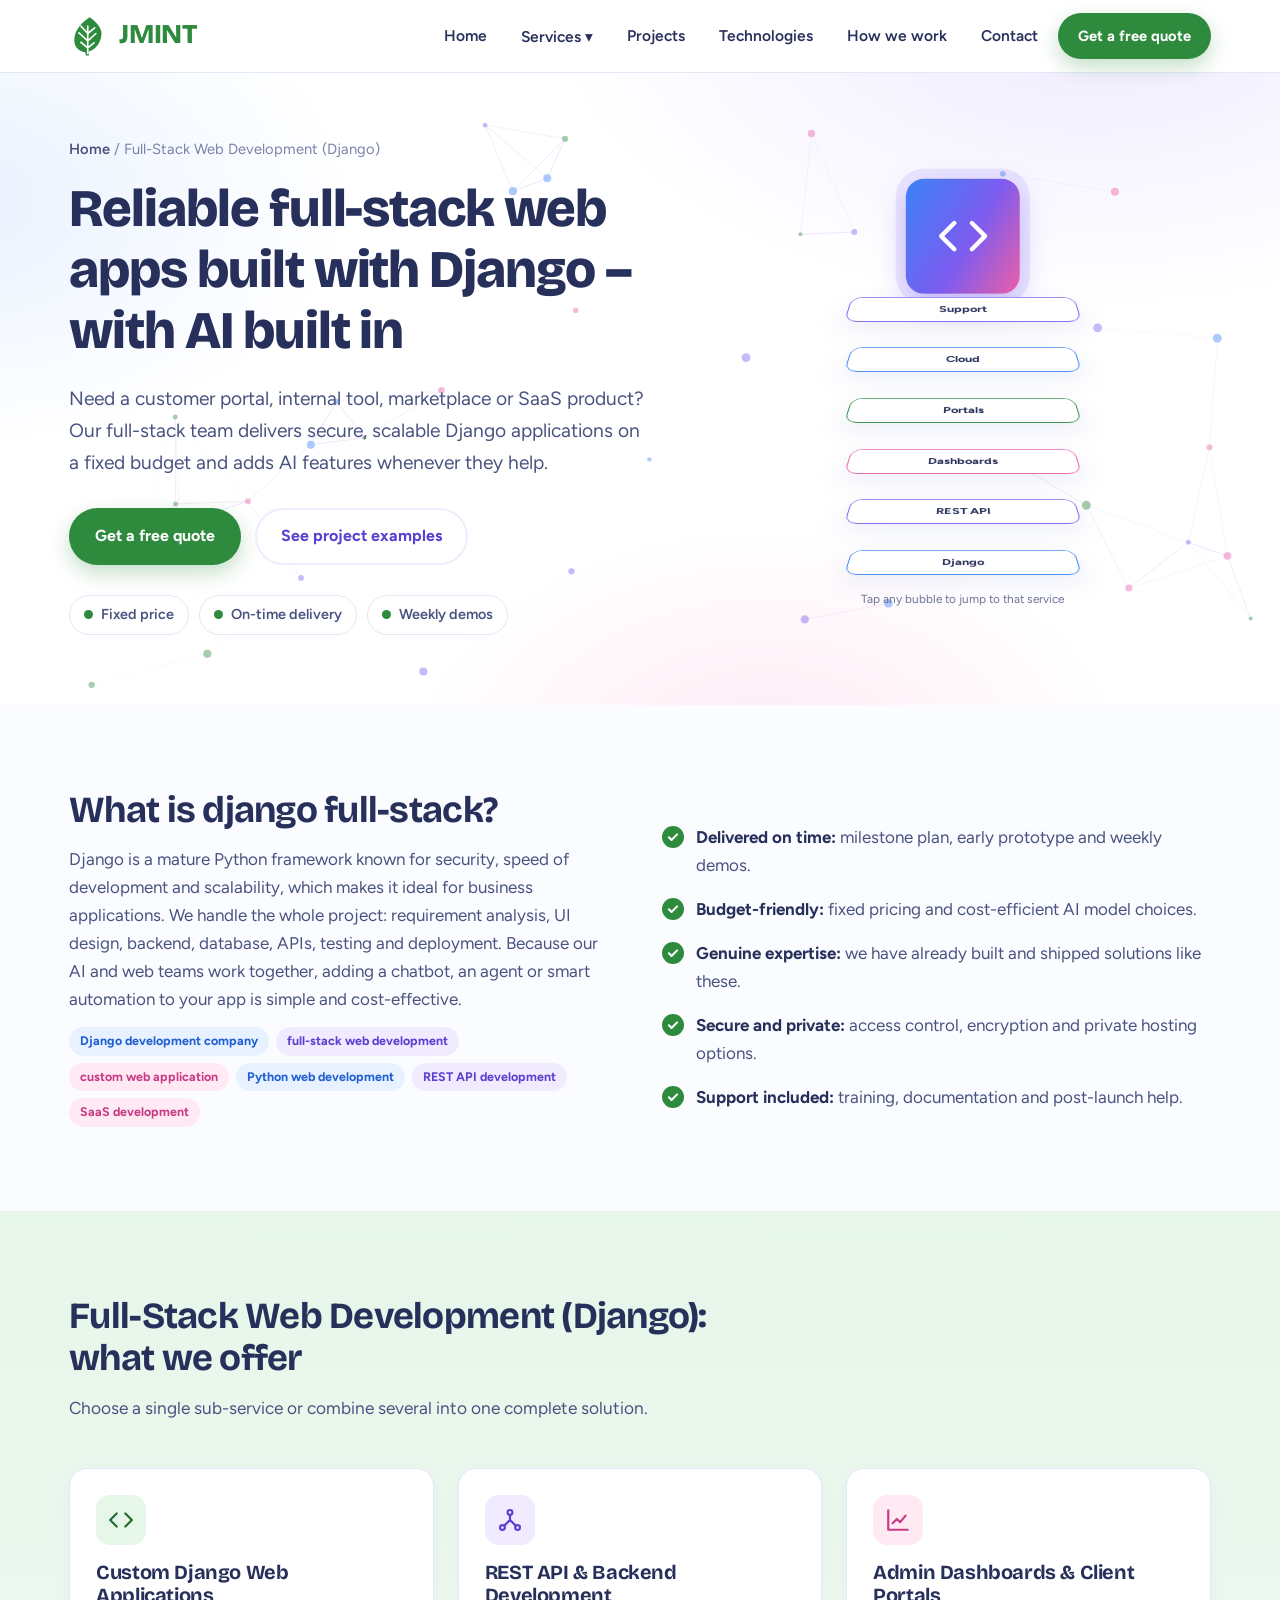
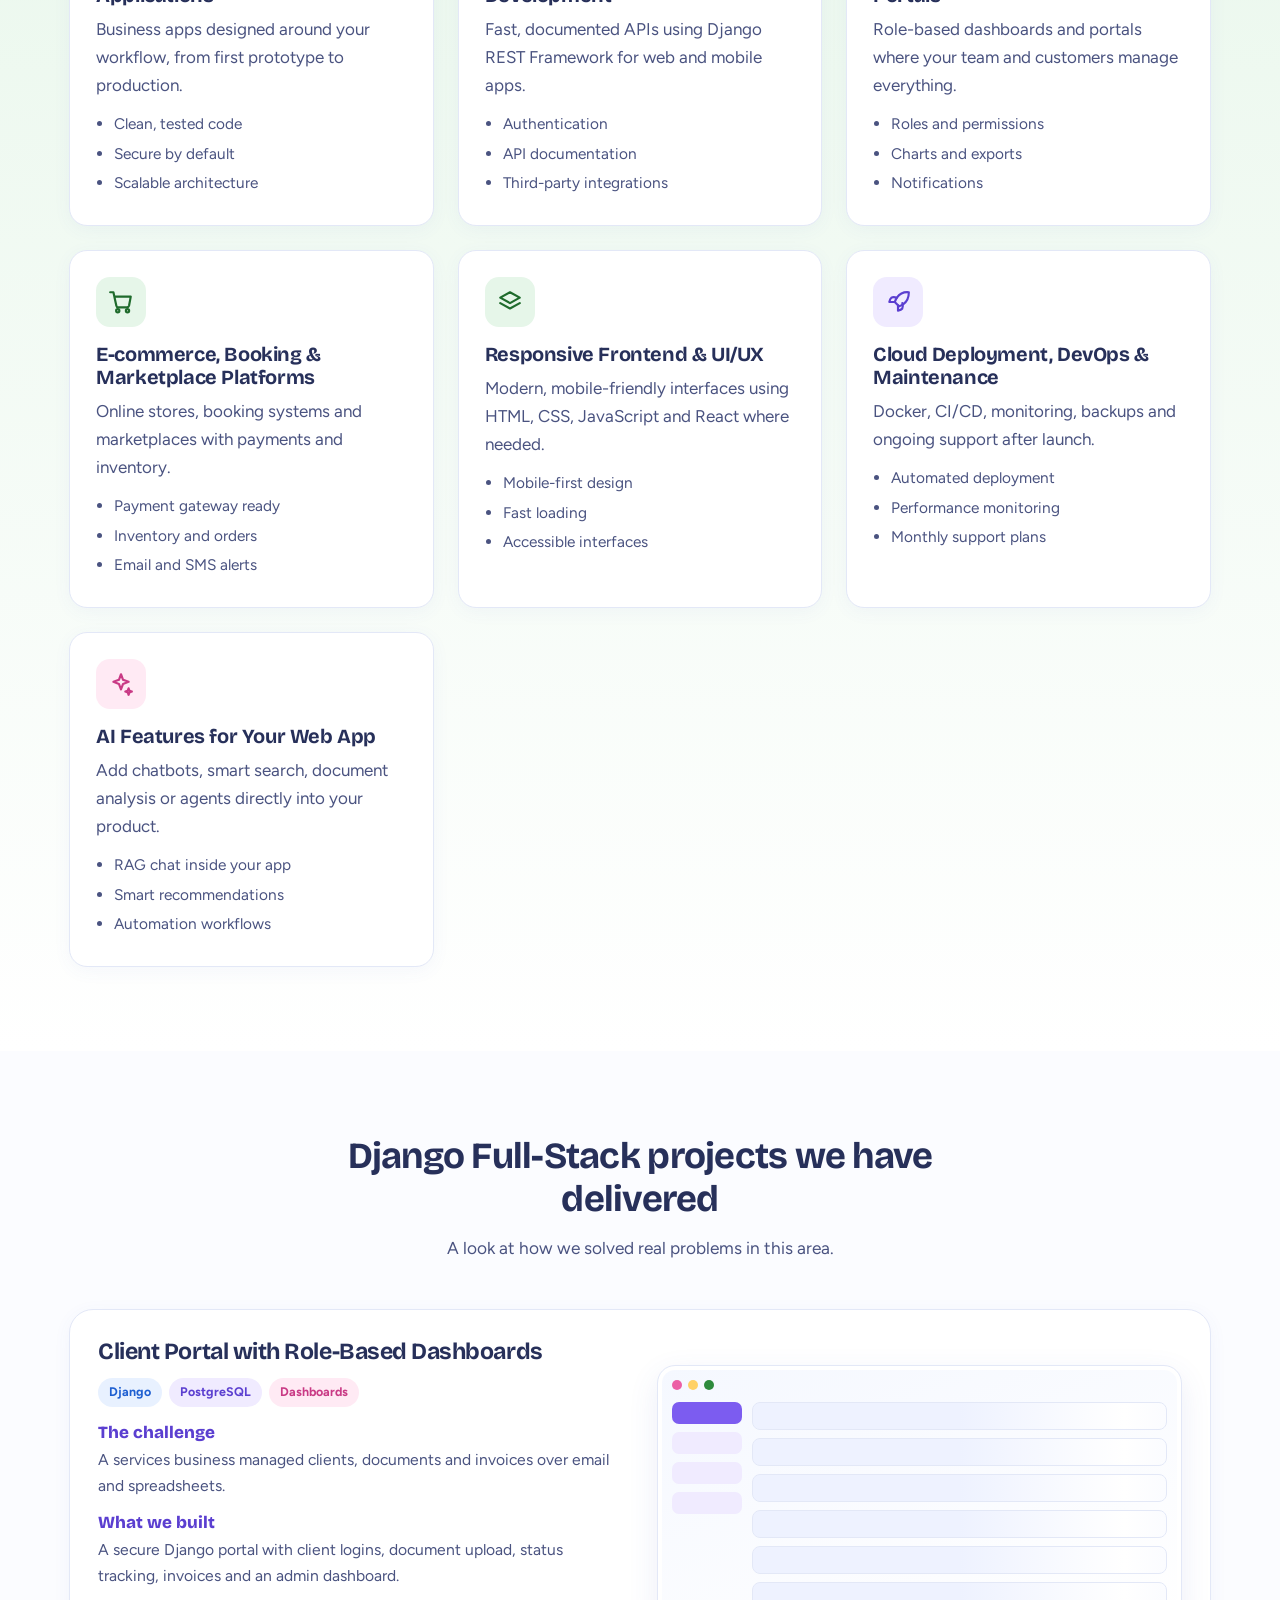
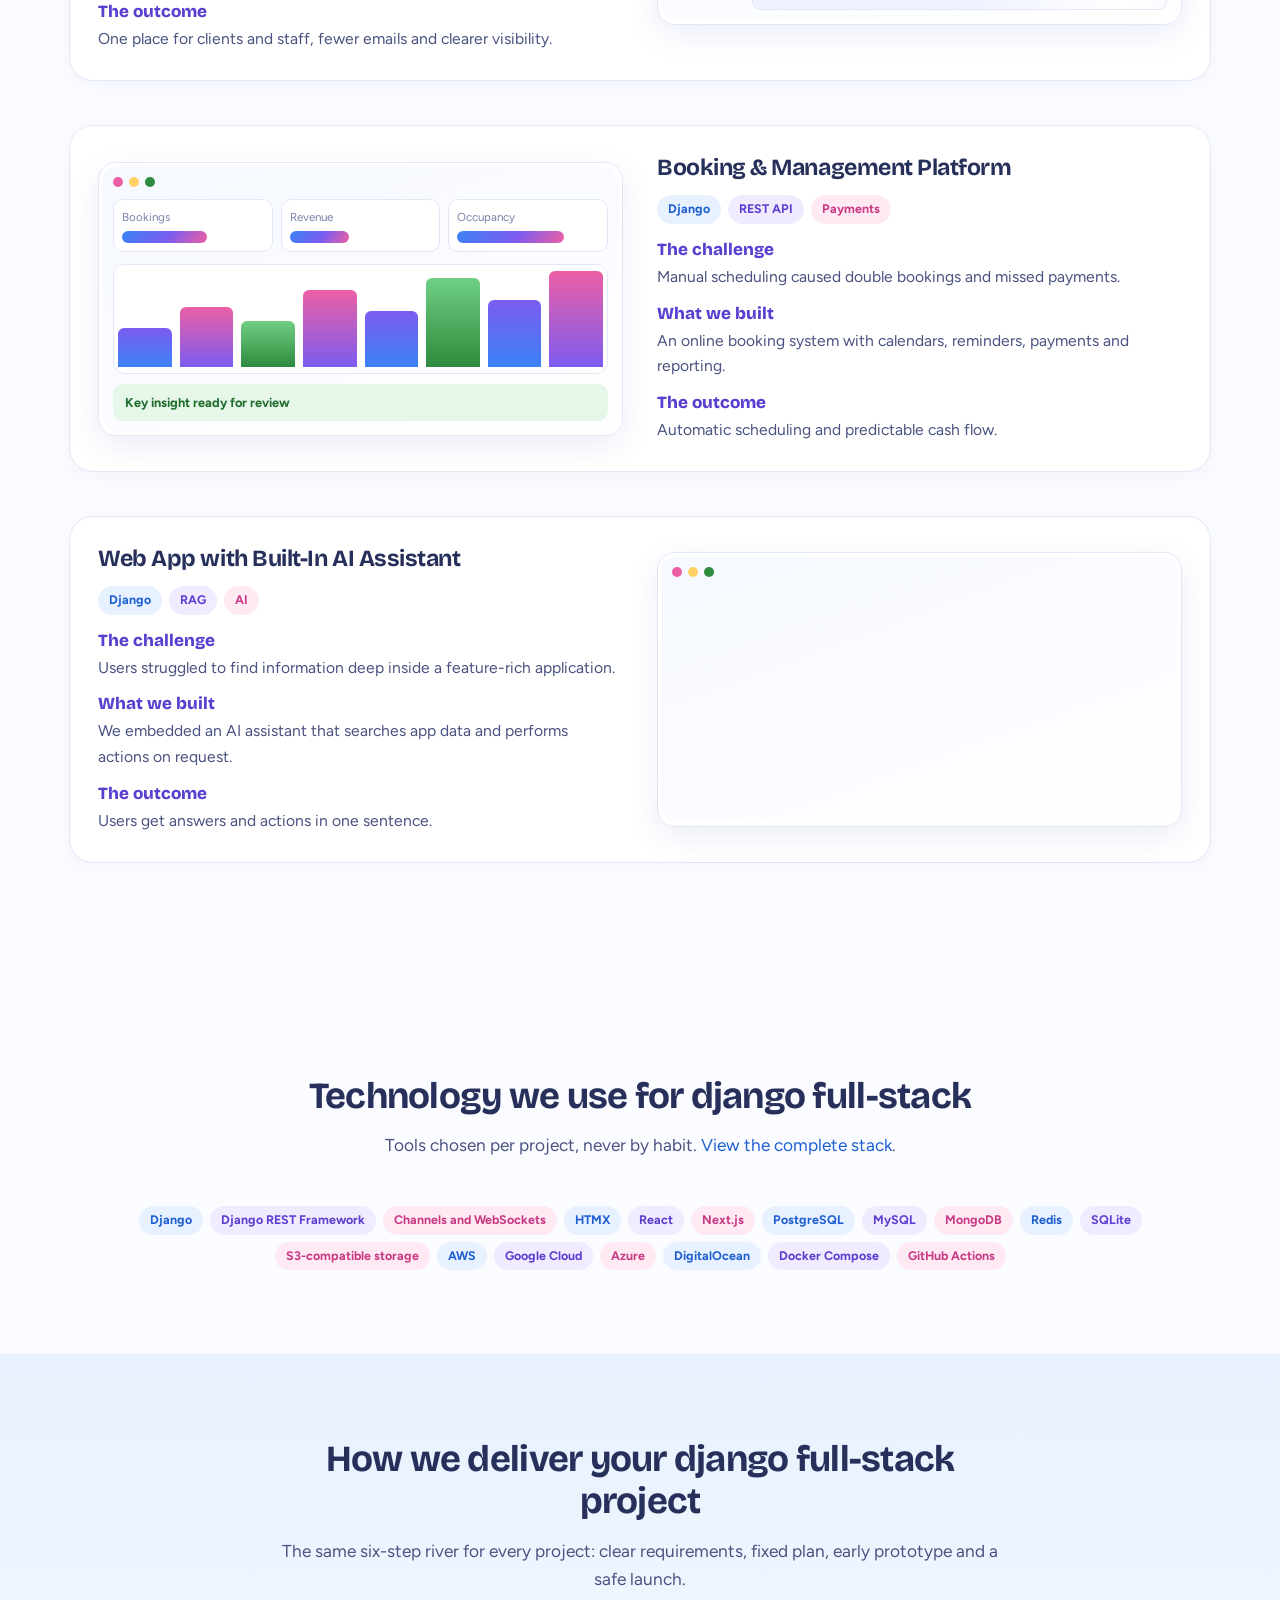
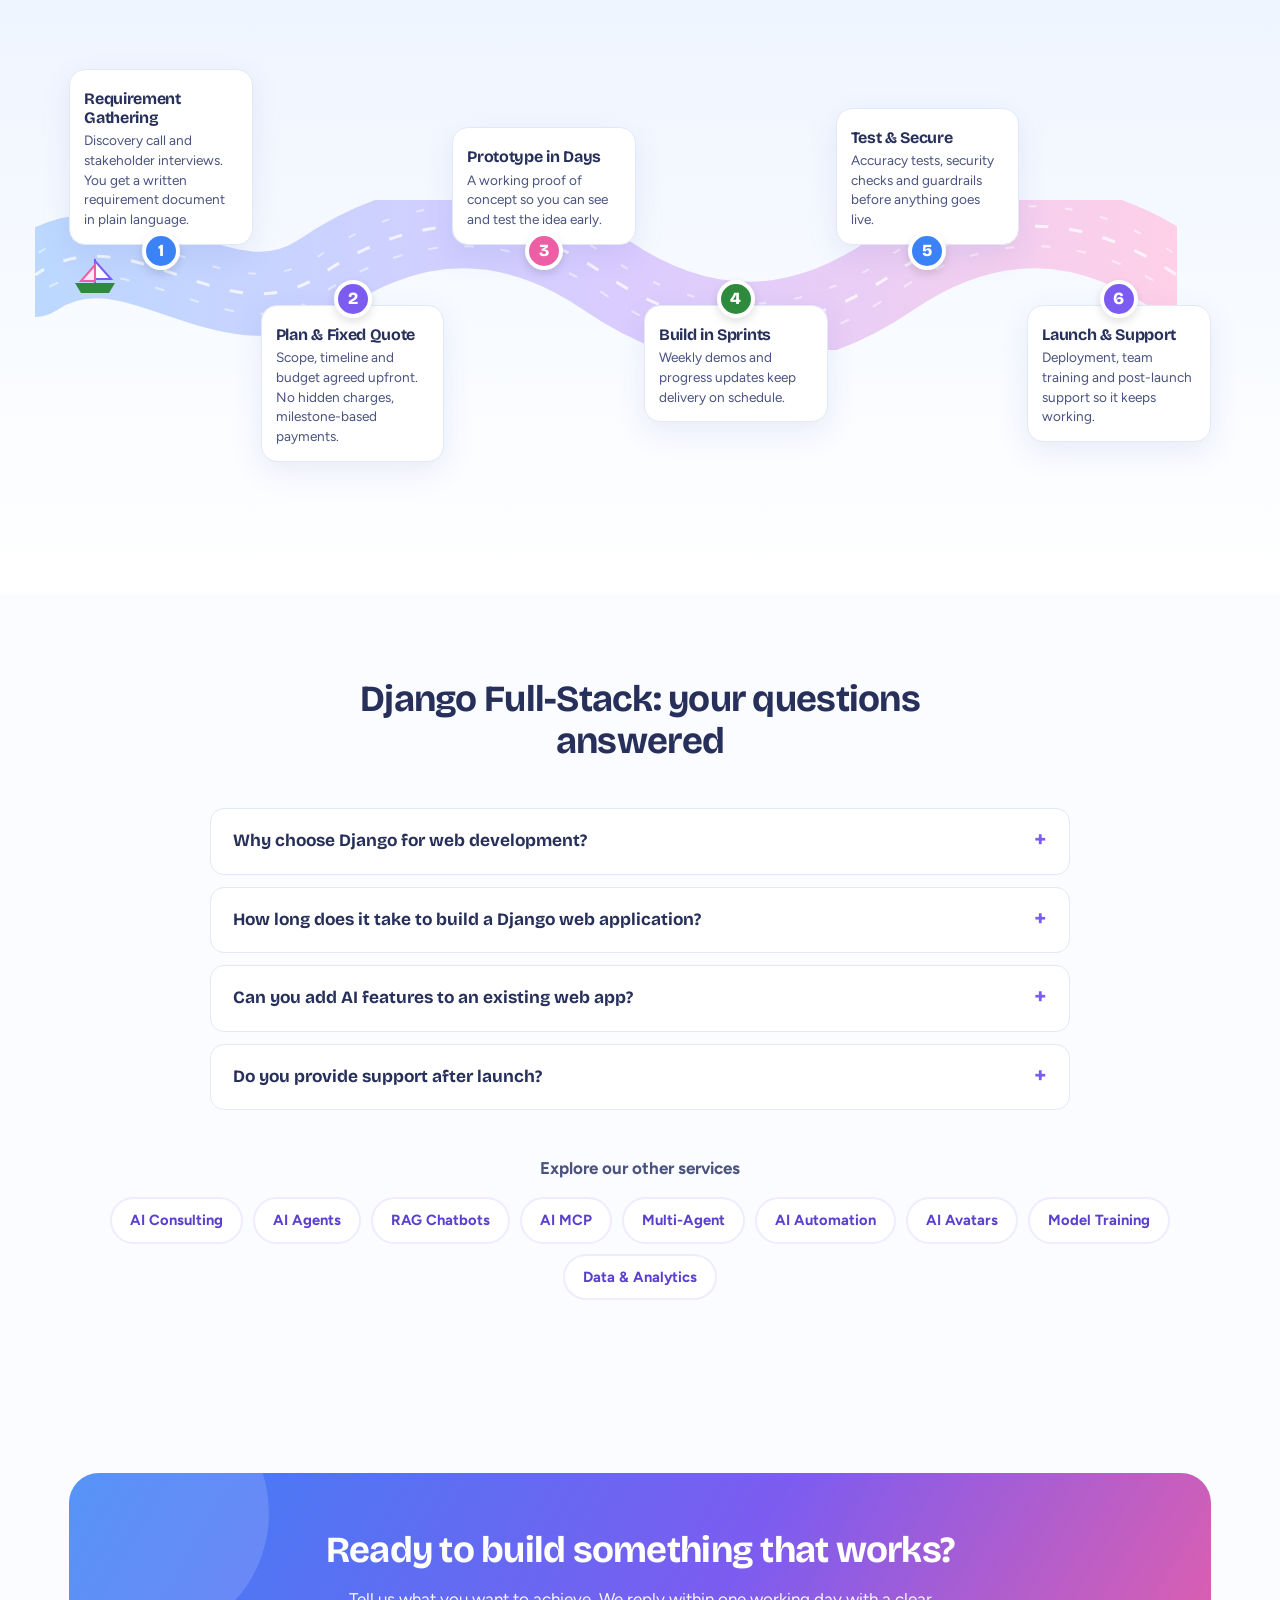
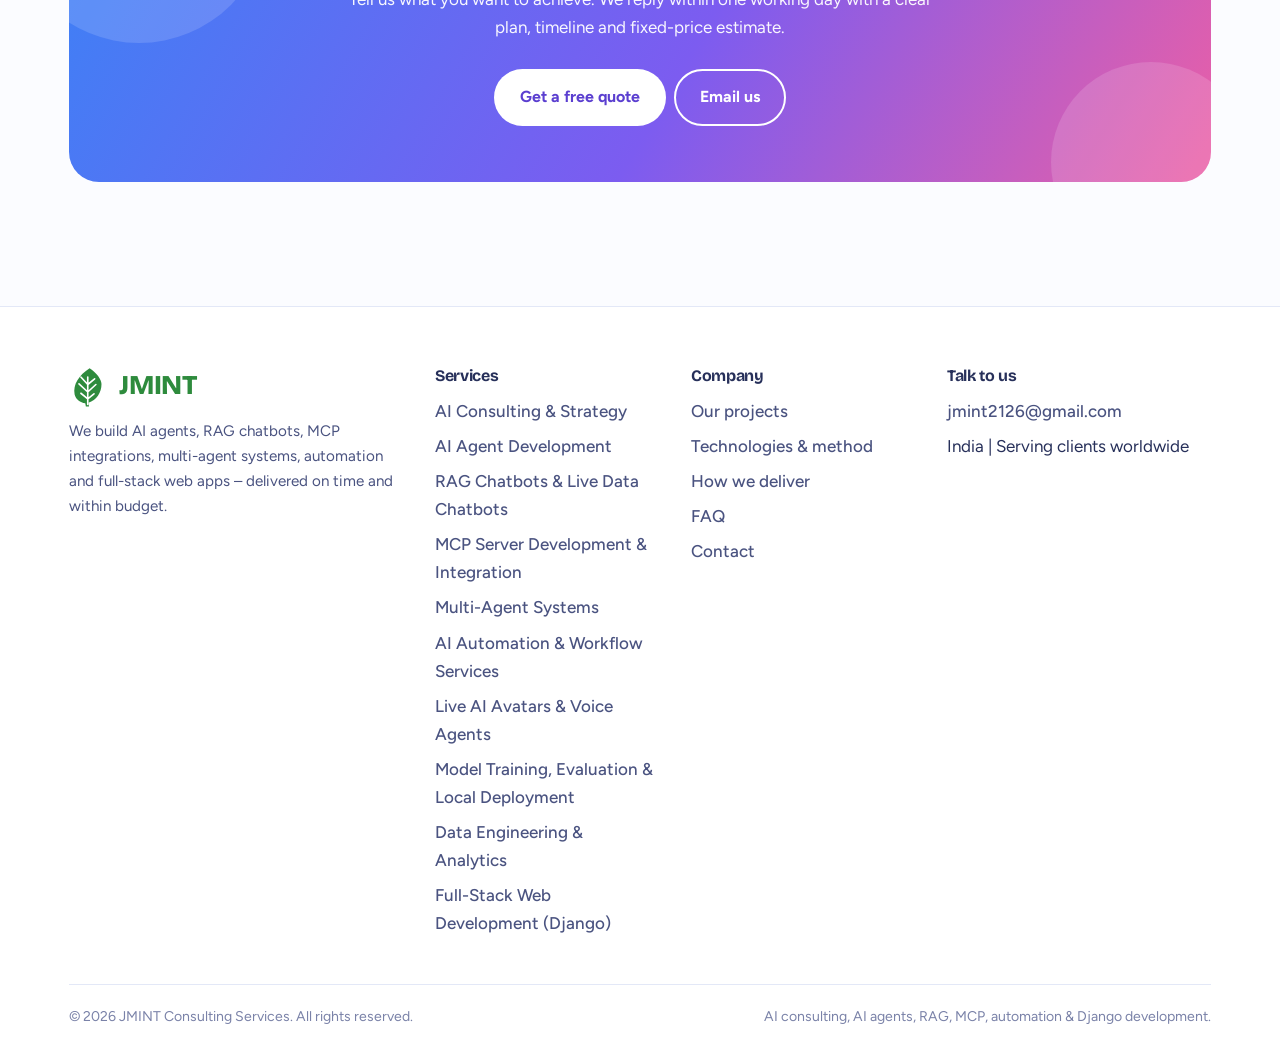
<file: django-fullstack-development.html>
<!DOCTYPE html><html lang="en"><head><meta charset="utf-8">
<meta name="viewport" content="width=device-width,initial-scale=1">
<title>Django Development Company | Custom Full-Stack Web Apps – JMINT</title>
<meta name="description" content="Django full-stack development: custom web apps, REST APIs, dashboards and portals with optional AI features. Clean code, on-time delivery, affordable pricing.">
<meta name="keywords" content="Django development company, full-stack web development, custom web application, Python web development, REST API development, SaaS development">
<meta name="robots" content="index,follow,max-image-preview:large">
<link rel="canonical" href="https://YOUR-USERNAME.github.io/YOUR-REPO/django-fullstack-development.html">
<meta property="og:type" content="website"><meta property="og:title" content="Django Development Company | Custom Full-Stack Web Apps – JMINT"><meta property="og:description" content="Django full-stack development: custom web apps, REST APIs, dashboards and portals with optional AI features. Clean code, on-time delivery, affordable pricing."><meta property="og:url" content="https://YOUR-USERNAME.github.io/YOUR-REPO/django-fullstack-development.html"><meta property="og:site_name" content="JMINT Consulting Services">
<meta name="twitter:card" content="summary"><meta name="theme-color" content="#2e8b3d">
<link rel="icon" href="assets/favicon.svg" type="image/svg+xml">
<link rel="preconnect" href="https://fonts.googleapis.com"><link rel="preconnect" href="https://fonts.gstatic.com" crossorigin>
<link href="https://fonts.googleapis.com/css2?family=Bricolage+Grotesque:opsz,wght@12..96,500;12..96,700;12..96,800&family=Figtree:wght@400;500;600;700&display=swap" rel="stylesheet">
<link rel="stylesheet" href="css/style.css"><link rel="stylesheet" href="css/extras.css">
<script type="application/ld+json">{"@context": "https://schema.org", "@type": "Service", "name": "Full-Stack Web Development (Django)", "serviceType": "Django Full-Stack", "description": "Django full-stack development: custom web apps, REST APIs, dashboards and portals with optional AI features. Clean code, on-time delivery, affordable pricing.", "url": "https://YOUR-USERNAME.github.io/YOUR-REPO/django-fullstack-development.html", "areaServed": "Worldwide", "provider": {"@id": "https://YOUR-USERNAME.github.io/YOUR-REPO/#org"}, "hasOfferCatalog": {"@type": "OfferCatalog", "name": "Full-Stack Web Development (Django)", "itemListElement": [{"@type": "Offer", "itemOffered": {"@type": "Service", "name": "Custom Django Web Applications", "description": "Business apps designed around your workflow, from first prototype to production."}}, {"@type": "Offer", "itemOffered": {"@type": "Service", "name": "REST API & Backend Development", "description": "Fast, documented APIs using Django REST Framework for web and mobile apps."}}, {"@type": "Offer", "itemOffered": {"@type": "Service", "name": "Admin Dashboards & Client Portals", "description": "Role-based dashboards and portals where your team and customers manage everything."}}, {"@type": "Offer", "itemOffered": {"@type": "Service", "name": "E-commerce, Booking & Marketplace Platforms", "description": "Online stores, booking systems and marketplaces with payments and inventory."}}, {"@type": "Offer", "itemOffered": {"@type": "Service", "name": "Responsive Frontend & UI/UX", "description": "Modern, mobile-friendly interfaces using HTML, CSS, JavaScript and React where needed."}}, {"@type": "Offer", "itemOffered": {"@type": "Service", "name": "Cloud Deployment, DevOps & Maintenance", "description": "Docker, CI/CD, monitoring, backups and ongoing support after launch."}}, {"@type": "Offer", "itemOffered": {"@type": "Service", "name": "AI Features for Your Web App", "description": "Add chatbots, smart search, document analysis or agents directly into your product."}}]}}</script><script type="application/ld+json">{"@context": "https://schema.org", "@type": "FAQPage", "mainEntity": [{"@type": "Question", "name": "Why choose Django for web development?", "acceptedAnswer": {"@type": "Answer", "text": "Django is secure, mature and productive. It includes authentication, an admin panel and an ORM out of the box, which shortens development time and reduces cost while scaling well."}}, {"@type": "Question", "name": "How long does it take to build a Django web application?", "acceptedAnswer": {"@type": "Answer", "text": "A typical business application takes four to twelve weeks depending on features. We deliver in milestones with weekly demos so you always see progress."}}, {"@type": "Question", "name": "Can you add AI features to an existing web app?", "acceptedAnswer": {"@type": "Answer", "text": "Yes. We regularly add chatbots, document analysis, smart search and automation to existing Django and other web applications."}}, {"@type": "Question", "name": "Do you provide support after launch?", "acceptedAnswer": {"@type": "Answer", "text": "Yes. We offer maintenance and support plans covering bug fixes, updates, backups and monitoring."}}]}</script><script type="application/ld+json">{"@context": "https://schema.org", "@type": "BreadcrumbList", "itemListElement": [{"@type": "ListItem", "position": 1, "name": "Home", "item": "https://YOUR-USERNAME.github.io/YOUR-REPO/"}, {"@type": "ListItem", "position": 2, "name": "Full-Stack Web Development (Django)", "item": "https://YOUR-USERNAME.github.io/YOUR-REPO/django-fullstack-development.html"}]}</script></head><body><header class="site-header"><div class="wrap nav"><a class="brand" href="index.html" aria-label="JMINT Consulting Services home"><svg viewBox="0 0 64 64" aria-hidden="true"><path d="M33 2C16 13 6 28 9 44c2 8 9 13 17 14l1 5h5l-1-6c13-4 21-16 21-30C52 20 44 9 33 2z" fill="#2e8b3d"/><path d="M30 60V16M30 28l-11-12M30 28l11-9M30 40l-14-13M30 40l13-12M30 51l-11-9M30 51l10-8" stroke="#fff" stroke-width="2.6" stroke-linecap="round" fill="none"/></svg><span><b>JMINT</b></span></a>
<button class="burger" aria-label="Open menu" aria-expanded="false"><svg viewBox="0 0 24 24" fill="none" stroke="currentColor" stroke-width="2" stroke-linecap="round" stroke-linejoin="round" aria-hidden="true" ><path d="M4 7h16M4 12h16M4 17h16"/></svg></button>
<ul class="menu">
<li><a class="top" href="index.html">Home</a></li>
<li class="has-dd"><button class="top" aria-haspopup="true" aria-expanded="false">Services &#9662;</button><ul class="dd"><li><a href="ai-consulting.html"><i><svg viewBox="0 0 24 24" fill="none" stroke="currentColor" stroke-width="2" stroke-linecap="round" stroke-linejoin="round" aria-hidden="true" ><circle cx="12" cy="12" r="9"/><path d="M15.5 8.5l-2 5-5 2 2-5z"/></svg></i>AI Consulting &amp; Strategy</a></li><li><a href="ai-agent-development.html"><i><svg viewBox="0 0 24 24" fill="none" stroke="currentColor" stroke-width="2" stroke-linecap="round" stroke-linejoin="round" aria-hidden="true" ><rect x="4" y="8" width="16" height="11" rx="3"/><path d="M12 8V4M9 13.5h.01M15 13.5h.01M9.5 16.5h5"/></svg></i>AI Agent Development</a></li><li><a href="rag-chatbot-development.html"><i><svg viewBox="0 0 24 24" fill="none" stroke="currentColor" stroke-width="2" stroke-linecap="round" stroke-linejoin="round" aria-hidden="true" ><path d="M21 12a8 8 0 0 1-11.5 7.2L3 21l1.8-5.5A8 8 0 1 1 21 12z"/></svg></i>RAG Chatbots &amp; Live Data Chatbots</a></li><li><a href="mcp-server-development.html"><i><svg viewBox="0 0 24 24" fill="none" stroke="currentColor" stroke-width="2" stroke-linecap="round" stroke-linejoin="round" aria-hidden="true" ><path d="M9 2v6M15 2v6M7 8h10v4a5 5 0 0 1-10 0zM12 17v5"/></svg></i>MCP Server Development &amp; Integration</a></li><li><a href="multi-agent-systems.html"><i><svg viewBox="0 0 24 24" fill="none" stroke="currentColor" stroke-width="2" stroke-linecap="round" stroke-linejoin="round" aria-hidden="true" ><path d="M12 3l9 5-9 5-9-5z"/><path d="M3 13l9 5 9-5"/></svg></i>Multi-Agent Systems</a></li><li><a href="ai-automation-services.html"><i><svg viewBox="0 0 24 24" fill="none" stroke="currentColor" stroke-width="2" stroke-linecap="round" stroke-linejoin="round" aria-hidden="true" ><path d="M13 2L4 14h7l-1 8 9-12h-7z"/></svg></i>AI Automation &amp; Workflow Services</a></li><li><a href="ai-avatar-voice-agents.html"><i><svg viewBox="0 0 24 24" fill="none" stroke="currentColor" stroke-width="2" stroke-linecap="round" stroke-linejoin="round" aria-hidden="true" ><rect x="9" y="3" width="6" height="12" rx="3"/><path d="M5 11a7 7 0 0 0 14 0M12 18v3"/></svg></i>Live AI Avatars &amp; Voice Agents</a></li><li><a href="ml-model-training-deployment.html"><i><svg viewBox="0 0 24 24" fill="none" stroke="currentColor" stroke-width="2" stroke-linecap="round" stroke-linejoin="round" aria-hidden="true" ><rect x="6" y="6" width="12" height="12" rx="2"/><path d="M9 2v4M15 2v4M9 18v4M15 18v4M2 9h4M2 15h4M18 9h4M18 15h4"/></svg></i>Model Training, Evaluation &amp; Local Deployment</a></li><li><a href="data-engineering-analytics.html"><i><svg viewBox="0 0 24 24" fill="none" stroke="currentColor" stroke-width="2" stroke-linecap="round" stroke-linejoin="round" aria-hidden="true" ><path d="M3 3v18h18M7 15l4-4 3 3 5-6"/></svg></i>Data Engineering &amp; Analytics</a></li><li><a href="django-fullstack-development.html"><i><svg viewBox="0 0 24 24" fill="none" stroke="currentColor" stroke-width="2" stroke-linecap="round" stroke-linejoin="round" aria-hidden="true" ><path d="M16 18l6-6-6-6M8 6l-6 6 6 6"/></svg></i>Full-Stack Web Development (Django)</a></li></ul></li>
<li><a class="top" href="projects.html">Projects</a></li>
<li><a class="top" href="technologies.html">Technologies</a></li>
<li><a class="top" href="index.html#process">How we work</a></li>
<li><a class="top" href="contact.html">Contact</a></li>
<li><a class="btn btn-primary btn-sm" href="contact.html">Get a free quote</a></li>
</ul></div></header><main><section class="hero page-hero"><canvas id="net"></canvas><div class="wrap"><div>
<div class="crumbs"><a href="index.html">Home</a> / Full-Stack Web Development (Django)</div>
<h1>Reliable full-stack web apps built with Django – with AI built in</h1><p class="lead">Need a customer portal, internal tool, marketplace or SaaS product? Our full-stack team delivers secure, scalable Django applications on a fixed budget and adds AI features whenever they help.</p>
<div class="hero-cta"><a class="btn btn-primary" href="contact.html">Get a free quote</a><a class="btn btn-ghost" href="#projects">See project examples</a></div>
<ul class="assure"><li>Fixed price</li><li>On-time delivery</li><li>Weekly demos</li></ul></div><div class="viz v-stack"><div class="vbg"></div><div class="vcore"><svg viewBox="0 0 24 24" fill="none" stroke="currentColor" stroke-width="2" stroke-linecap="round" stroke-linejoin="round" aria-hidden="true" ><path d="M16 18l6-6-6-6M8 6l-6 6 6 6"/></svg></div><a class="node" href="#sub-0" style="--x:50.0%;--y:90.0%;--k:0" title="Jump to Django"><span>Django</span></a><a class="node" href="#sub-1" style="--x:50.0%;--y:78.5%;--k:1" title="Jump to REST API"><span>REST API</span></a><a class="node" href="#sub-2" style="--x:50.0%;--y:67.0%;--k:2" title="Jump to Dashboards"><span>Dashboards</span></a><a class="node" href="#sub-3" style="--x:50.0%;--y:55.5%;--k:3" title="Jump to Portals"><span>Portals</span></a><a class="node" href="#sub-4" style="--x:50.0%;--y:44.0%;--k:4" title="Jump to Cloud"><span>Cloud</span></a><a class="node" href="#sub-5" style="--x:50.0%;--y:32.5%;--k:5" title="Jump to Support"><span>Support</span></a><div class="hint">Tap any bubble to jump to that service</div></div></div></section>

<section><div class="wrap"><div class="split"><div class="rv"><h2>What is django full-stack?</h2><p style="margin-top:14px">Django is a mature Python framework known for security, speed of development and scalability, which makes it ideal for business applications. We handle the whole project: requirement analysis, UI design, backend, database, APIs, testing and deployment. Because our AI and web teams work together, adding a chatbot, an agent or smart automation to your app is simple and cost-effective.</p><div class="tags"><span class="tag">Django development company</span><span class="tag">full-stack web development</span><span class="tag">custom web application</span><span class="tag">Python web development</span><span class="tag">REST API development</span><span class="tag">SaaS development</span></div></div>
<div class="rv"><ul class="checks"><li><b>Delivered on time:</b> milestone plan, early prototype and weekly demos.</li><li><b>Budget-friendly:</b> fixed pricing and cost-efficient AI model choices.</li><li><b>Genuine expertise:</b> we have already built and shipped solutions like these.</li><li><b>Secure and private:</b> access control, encryption and private hosting options.</li><li><b>Support included:</b> training, documentation and post-launch help.</li></ul></div></div></div></section>

<section class="tint-green"><div class="wrap"><div class="sec-head rv"><h2>Full-Stack Web Development (Django): what we offer</h2><p>Choose a single sub-service or combine several into one complete solution.</p></div><div class="grid g3"><div id="sub-0" class="card rv c-green"><div class="ico"><svg viewBox="0 0 24 24" fill="none" stroke="currentColor" stroke-width="2" stroke-linecap="round" stroke-linejoin="round" aria-hidden="true" ><path d="M16 18l6-6-6-6M8 6l-6 6 6 6"/></svg></div><h3>Custom Django Web Applications</h3><p>Business apps designed around your workflow, from first prototype to production.</p><ul><li>Clean, tested code</li><li>Secure by default</li><li>Scalable architecture</li></ul></div><div id="sub-1" class="card rv c-violet"><div class="ico"><svg viewBox="0 0 24 24" fill="none" stroke="currentColor" stroke-width="2" stroke-linecap="round" stroke-linejoin="round" aria-hidden="true" ><circle cx="12" cy="5" r="2.2"/><circle cx="5" cy="19" r="2.2"/><circle cx="19" cy="19" r="2.2"/><path d="M12 7.2v4.8M12 12l-5.2 5.2M12 12l5.2 5.2"/></svg></div><h3>REST API &amp; Backend Development</h3><p>Fast, documented APIs using Django REST Framework for web and mobile apps.</p><ul><li>Authentication</li><li>API documentation</li><li>Third-party integrations</li></ul></div><div id="sub-2" class="card rv c-pink"><div class="ico"><svg viewBox="0 0 24 24" fill="none" stroke="currentColor" stroke-width="2" stroke-linecap="round" stroke-linejoin="round" aria-hidden="true" ><path d="M3 3v18h18M7 15l4-4 3 3 5-6"/></svg></div><h3>Admin Dashboards &amp; Client Portals</h3><p>Role-based dashboards and portals where your team and customers manage everything.</p><ul><li>Roles and permissions</li><li>Charts and exports</li><li>Notifications</li></ul></div><div id="sub-3" class="card rv c-green"><div class="ico"><svg viewBox="0 0 24 24" fill="none" stroke="currentColor" stroke-width="2" stroke-linecap="round" stroke-linejoin="round" aria-hidden="true" ><circle cx="9" cy="20" r="1.5"/><circle cx="18" cy="20" r="1.5"/><path d="M2 3h3l2.7 12.4a2 2 0 0 0 2 1.6h7.7a2 2 0 0 0 2-1.5L21 7H6"/></svg></div><h3>E-commerce, Booking &amp; Marketplace Platforms</h3><p>Online stores, booking systems and marketplaces with payments and inventory.</p><ul><li>Payment gateway ready</li><li>Inventory and orders</li><li>Email and SMS alerts</li></ul></div><div id="sub-4" class="card rv c-green"><div class="ico"><svg viewBox="0 0 24 24" fill="none" stroke="currentColor" stroke-width="2" stroke-linecap="round" stroke-linejoin="round" aria-hidden="true" ><path d="M12 3l9 5-9 5-9-5z"/><path d="M3 13l9 5 9-5"/></svg></div><h3>Responsive Frontend &amp; UI/UX</h3><p>Modern, mobile-friendly interfaces using HTML, CSS, JavaScript and React where needed.</p><ul><li>Mobile-first design</li><li>Fast loading</li><li>Accessible interfaces</li></ul></div><div id="sub-5" class="card rv c-violet"><div class="ico"><svg viewBox="0 0 24 24" fill="none" stroke="currentColor" stroke-width="2" stroke-linecap="round" stroke-linejoin="round" aria-hidden="true" ><path d="M12 15l-3-3a22 22 0 0 1 2-4 12 12 0 0 1 11-5c0 3-1 8-5 11a22 22 0 0 1-4 2z"/><path d="M9 12H4s.6-3 2-4c1.6-1 5 0 5 0M12 15v5s3-.6 4-2c1-1.6 0-5 0-5"/></svg></div><h3>Cloud Deployment, DevOps &amp; Maintenance</h3><p>Docker, CI/CD, monitoring, backups and ongoing support after launch.</p><ul><li>Automated deployment</li><li>Performance monitoring</li><li>Monthly support plans</li></ul></div><div id="sub-6" class="card rv c-pink"><div class="ico"><svg viewBox="0 0 24 24" fill="none" stroke="currentColor" stroke-width="2" stroke-linecap="round" stroke-linejoin="round" aria-hidden="true" ><path d="M12 3l1.9 5.1L19 10l-5.1 1.9L12 17l-1.9-5.1L5 10l5.1-1.9zM19 16l.8 2.2L22 19l-2.2.8L19 22l-.8-2.2L16 19l2.2-.8z"/></svg></div><h3>AI Features for Your Web App</h3><p>Add chatbots, smart search, document analysis or agents directly into your product.</p><ul><li>RAG chat inside your app</li><li>Smart recommendations</li><li>Automation workflows</li></ul></div></div></div></section>

<section id="projects"><div class="wrap"><div class="sec-head center rv"><h2>Django Full-Stack projects we have delivered</h2><p>A look at how we solved real problems in this area.</p></div><article class="proj rv" data-cat="django-fullstack-development" id="portal"><div class="mock" role="img" aria-label="Animated web application preview"><div class="dots"><i></i><i></i><i></i></div><div class="app"><div class="side"><i></i><i></i><i></i><i></i></div><div class="rows"><i></i><i></i><i></i><i></i><i></i><i></i></div></div></div>
<div><h3>Client Portal with Role-Based Dashboards</h3><div class="tags"><span class="tag">Django</span><span class="tag">PostgreSQL</span><span class="tag">Dashboards</span></div>
<dl><dt>The challenge</dt><dd>A services business managed clients, documents and invoices over email and spreadsheets.</dd><dt>What we built</dt><dd>A secure Django portal with client logins, document upload, status tracking, invoices and an admin dashboard.</dd><dt>The outcome</dt><dd>One place for clients and staff, fewer emails and clearer visibility.</dd></dl></div></article><article class="proj rv" data-cat="django-fullstack-development" id="booking"><div class="mock" role="img" aria-label="Animated analytics dashboard preview"><div class="dots"><i></i><i></i><i></i></div><div class="kpis"><div>Bookings<b><u></u></b></div><div>Revenue<b><u></u></b></div><div>Occupancy<b><u></u></b></div></div><div class="bars"><i style="--h:40%"></i><i style="--h:62%"></i><i style="--h:48%"></i><i style="--h:80%"></i><i style="--h:58%"></i><i style="--h:92%"></i><i style="--h:70%"></i><i style="--h:100%"></i></div><div class="insight">Key insight ready for review</div></div>
<div><h3>Booking &amp; Management Platform</h3><div class="tags"><span class="tag">Django</span><span class="tag">REST API</span><span class="tag">Payments</span></div>
<dl><dt>The challenge</dt><dd>Manual scheduling caused double bookings and missed payments.</dd><dt>What we built</dt><dd>An online booking system with calendars, reminders, payments and reporting.</dd><dt>The outcome</dt><dd>Automatic scheduling and predictable cash flow.</dd></dl></div></article><article class="proj rv" data-cat="django-fullstack-development" id="ai-web"><div class="mock" role="img" aria-label="Animated chatbot conversation preview"><div class="dots"><i></i><i></i><i></i></div><div class="bub u n1">Show me this month&#x27;s overdue invoices.</div><div class="bub b n2">There are 5 overdue invoices totalling 2,430. Want me to send reminders?<em>From your app data</em></div><div class="bub u n3">Yes, send them.</div><div class="bub b n4">Reminders sent and logged.</div></div>
<div><h3>Web App with Built-In AI Assistant</h3><div class="tags"><span class="tag">Django</span><span class="tag">RAG</span><span class="tag">AI</span></div>
<dl><dt>The challenge</dt><dd>Users struggled to find information deep inside a feature-rich application.</dd><dt>What we built</dt><dd>We embedded an AI assistant that searches app data and performs actions on request.</dd><dt>The outcome</dt><dd>Users get answers and actions in one sentence.</dd></dl></div></article></div></section>

<section id="tech"><div class="wrap"><div class="sec-head center rv"><h2>Technology we use for django full-stack</h2><p>Tools chosen per project, never by habit. <a href="technologies.html">View the complete stack</a>.</p></div><div class="tags rv" style="justify-content:center"><a class="tag" href="technologies.html#cat-8" style="text-decoration:none">Django</a><a class="tag" href="technologies.html#cat-8" style="text-decoration:none">Django REST Framework</a><a class="tag" href="technologies.html#cat-8" style="text-decoration:none">Channels and WebSockets</a><a class="tag" href="technologies.html#cat-8" style="text-decoration:none">HTMX</a><a class="tag" href="technologies.html#cat-8" style="text-decoration:none">React</a><a class="tag" href="technologies.html#cat-8" style="text-decoration:none">Next.js</a><a class="tag" href="technologies.html#cat-9" style="text-decoration:none">PostgreSQL</a><a class="tag" href="technologies.html#cat-9" style="text-decoration:none">MySQL</a><a class="tag" href="technologies.html#cat-9" style="text-decoration:none">MongoDB</a><a class="tag" href="technologies.html#cat-9" style="text-decoration:none">Redis</a><a class="tag" href="technologies.html#cat-9" style="text-decoration:none">SQLite</a><a class="tag" href="technologies.html#cat-9" style="text-decoration:none">S3-compatible storage</a><a class="tag" href="technologies.html#cat-10" style="text-decoration:none">AWS</a><a class="tag" href="technologies.html#cat-10" style="text-decoration:none">Google Cloud</a><a class="tag" href="technologies.html#cat-10" style="text-decoration:none">Azure</a><a class="tag" href="technologies.html#cat-10" style="text-decoration:none">DigitalOcean</a><a class="tag" href="technologies.html#cat-10" style="text-decoration:none">Docker Compose</a><a class="tag" href="technologies.html#cat-10" style="text-decoration:none">GitHub Actions</a></div></div></section>

<section class="tint-blue" id="process"><div class="wrap"><div class="sec-head center rv"><h2>How we deliver your django full-stack project</h2><p>The same six-step river for every project: clear requirements, fixed plan, early prototype and a safe launch.</p></div><div class="river" role="list" aria-label="Our delivery process"><svg class="river-svg" viewBox="0 0 1200 150" preserveAspectRatio="none" aria-hidden="true"><defs><linearGradient id="rg" x1="0" x2="1"><stop offset="0" stop-color="#bcd8ff"/><stop offset=".5" stop-color="#d9ccff"/><stop offset="1" stop-color="#ffd0e8"/></linearGradient></defs>
<path d="M0 75 C 100 10, 200 140, 300 75 S 500 10, 600 75 S 800 140, 900 75 S 1100 10, 1200 75" stroke="url(#rg)" stroke-width="84" fill="none" stroke-linecap="round"/>
<path d="M0 75 C 100 10, 200 140, 300 75 S 500 10, 600 75 S 800 140, 900 75 S 1100 10, 1200 75" stroke="#fff" stroke-opacity=".75" stroke-width="3" fill="none" stroke-dasharray="14 22"><animate attributeName="stroke-dashoffset" from="72" to="0" dur="1.6s" repeatCount="indefinite"/></path>
<path d="M0 75 C 100 10, 200 140, 300 75 S 500 10, 600 75 S 800 140, 900 75 S 1100 10, 1200 75" stroke="#fff" stroke-opacity=".5" stroke-width="2" fill="none" transform="translate(0 -20)" stroke-dasharray="8 30"><animate attributeName="stroke-dashoffset" from="76" to="0" dur="2.2s" repeatCount="indefinite"/></path>
<path d="M0 75 C 100 10, 200 140, 300 75 S 500 10, 600 75 S 800 140, 900 75 S 1100 10, 1200 75" stroke="#fff" stroke-opacity=".5" stroke-width="2" fill="none" transform="translate(0 20)" stroke-dasharray="10 28"><animate attributeName="stroke-dashoffset" from="76" to="0" dur="1.9s" repeatCount="indefinite"/></path></svg><div class="boat" aria-hidden="true"><svg viewBox="0 0 52 44"><path d="M6 30h40l-6 10H12z" fill="#2e8b3d"/><path d="M26 6v24M26 8l16 18H26z" fill="#fff" stroke="#7c5cf0" stroke-width="2"/><path d="M26 12L12 28h14z" fill="#ffeaf4" stroke="#ec5fa5" stroke-width="2"/></svg></div><div class="banks"><div class="bank"><div class="slot t"><div class="step" style="--c:var(--blue)"><span class="n">1</span><h4>Requirement Gathering</h4><p>Discovery call and stakeholder interviews. You get a written requirement document in plain language.</p></div></div><div class="slot b"></div></div><div class="bank"><div class="slot t"></div><div class="slot b"><div class="step" style="--c:var(--violet)"><span class="n">2</span><h4>Plan &amp; Fixed Quote</h4><p>Scope, timeline and budget agreed upfront. No hidden charges, milestone-based payments.</p></div></div></div><div class="bank"><div class="slot t"><div class="step" style="--c:var(--pink)"><span class="n">3</span><h4>Prototype in Days</h4><p>A working proof of concept so you can see and test the idea early.</p></div></div><div class="slot b"></div></div><div class="bank"><div class="slot t"></div><div class="slot b"><div class="step" style="--c:var(--leaf)"><span class="n">4</span><h4>Build in Sprints</h4><p>Weekly demos and progress updates keep delivery on schedule.</p></div></div></div><div class="bank"><div class="slot t"><div class="step" style="--c:var(--blue)"><span class="n">5</span><h4>Test &amp; Secure</h4><p>Accuracy tests, security checks and guardrails before anything goes live.</p></div></div><div class="slot b"></div></div><div class="bank"><div class="slot t"></div><div class="slot b"><div class="step" style="--c:var(--violet)"><span class="n">6</span><h4>Launch &amp; Support</h4><p>Deployment, team training and post-launch support so it keeps working.</p></div></div></div></div></div></div></section>

<section><div class="wrap"><div class="sec-head center rv"><h2>Django Full-Stack: your questions answered</h2></div><div class="faq"><details class="rv"><summary>Why choose Django for web development?</summary><p>Django is secure, mature and productive. It includes authentication, an admin panel and an ORM out of the box, which shortens development time and reduces cost while scaling well.</p></details><details class="rv"><summary>How long does it take to build a Django web application?</summary><p>A typical business application takes four to twelve weeks depending on features. We deliver in milestones with weekly demos so you always see progress.</p></details><details class="rv"><summary>Can you add AI features to an existing web app?</summary><p>Yes. We regularly add chatbots, document analysis, smart search and automation to existing Django and other web applications.</p></details><details class="rv"><summary>Do you provide support after launch?</summary><p>Yes. We offer maintenance and support plans covering bug fixes, updates, backups and monitoring.</p></details></div>
<div style="text-align:center;margin-top:44px" class="rv"><p style="margin-bottom:10px"><b>Explore our other services</b></p><a class="btn btn-ghost btn-sm" href="ai-consulting.html" style="margin:5px">AI Consulting</a><a class="btn btn-ghost btn-sm" href="ai-agent-development.html" style="margin:5px">AI Agents</a><a class="btn btn-ghost btn-sm" href="rag-chatbot-development.html" style="margin:5px">RAG Chatbots</a><a class="btn btn-ghost btn-sm" href="mcp-server-development.html" style="margin:5px">AI MCP</a><a class="btn btn-ghost btn-sm" href="multi-agent-systems.html" style="margin:5px">Multi-Agent</a><a class="btn btn-ghost btn-sm" href="ai-automation-services.html" style="margin:5px">AI Automation</a><a class="btn btn-ghost btn-sm" href="ai-avatar-voice-agents.html" style="margin:5px">AI Avatars</a><a class="btn btn-ghost btn-sm" href="ml-model-training-deployment.html" style="margin:5px">Model Training</a><a class="btn btn-ghost btn-sm" href="data-engineering-analytics.html" style="margin:5px">Data &amp; Analytics</a></div></div></section>
<section><div class="wrap"><div class="cta rv"><h2>Ready to build something that works?</h2><p>Tell us what you want to achieve. We reply within one working day with a clear plan, timeline and fixed-price estimate.</p><a class="btn" href="contact.html">Get a free quote</a><a class="btn alt" href="mailto:jmint2126@gmail.com">Email us</a></div></div></section></main><footer><div class="wrap"><div class="foot">
<div><a class="brand" href="index.html" aria-label="JMINT Consulting Services home"><svg viewBox="0 0 64 64" aria-hidden="true"><path d="M33 2C16 13 6 28 9 44c2 8 9 13 17 14l1 5h5l-1-6c13-4 21-16 21-30C52 20 44 9 33 2z" fill="#2e8b3d"/><path d="M30 60V16M30 28l-11-12M30 28l11-9M30 40l-14-13M30 40l13-12M30 51l-11-9M30 51l10-8" stroke="#fff" stroke-width="2.6" stroke-linecap="round" fill="none"/></svg><span><b>JMINT</b></span></a><p>We build AI agents, RAG chatbots, MCP integrations, multi-agent systems, automation and full-stack web apps – delivered on time and within budget.</p></div>
<div><h4>Services</h4><ul><li><a href="ai-consulting.html">AI Consulting &amp; Strategy</a></li><li><a href="ai-agent-development.html">AI Agent Development</a></li><li><a href="rag-chatbot-development.html">RAG Chatbots &amp; Live Data Chatbots</a></li><li><a href="mcp-server-development.html">MCP Server Development &amp; Integration</a></li><li><a href="multi-agent-systems.html">Multi-Agent Systems</a></li><li><a href="ai-automation-services.html">AI Automation &amp; Workflow Services</a></li><li><a href="ai-avatar-voice-agents.html">Live AI Avatars &amp; Voice Agents</a></li><li><a href="ml-model-training-deployment.html">Model Training, Evaluation &amp; Local Deployment</a></li><li><a href="data-engineering-analytics.html">Data Engineering &amp; Analytics</a></li><li><a href="django-fullstack-development.html">Full-Stack Web Development (Django)</a></li></ul></div>
<div><h4>Company</h4><ul><li><a href="projects.html">Our projects</a></li><li><a href="technologies.html">Technologies &amp; method</a></li><li><a href="index.html#process">How we deliver</a></li><li><a href="index.html#faq">FAQ</a></li><li><a href="contact.html">Contact</a></li></ul></div>
<div><h4>Talk to us</h4><ul><li><a href="mailto:jmint2126@gmail.com">jmint2126@gmail.com</a></li>
    <!-- <li>+91 00000 00000</li> -->
    <li>India  |  Serving clients worldwide</li></ul></div>
</div><div class="copy"><span>&copy; 2026 JMINT Consulting Services. All rights reserved.</span><span>AI consulting, AI agents, RAG, MCP, automation &amp; Django development.</span></div></div></footer>
<script src="js/main.js"></script><script src="js/extras.js"></script></body></html>
</file>
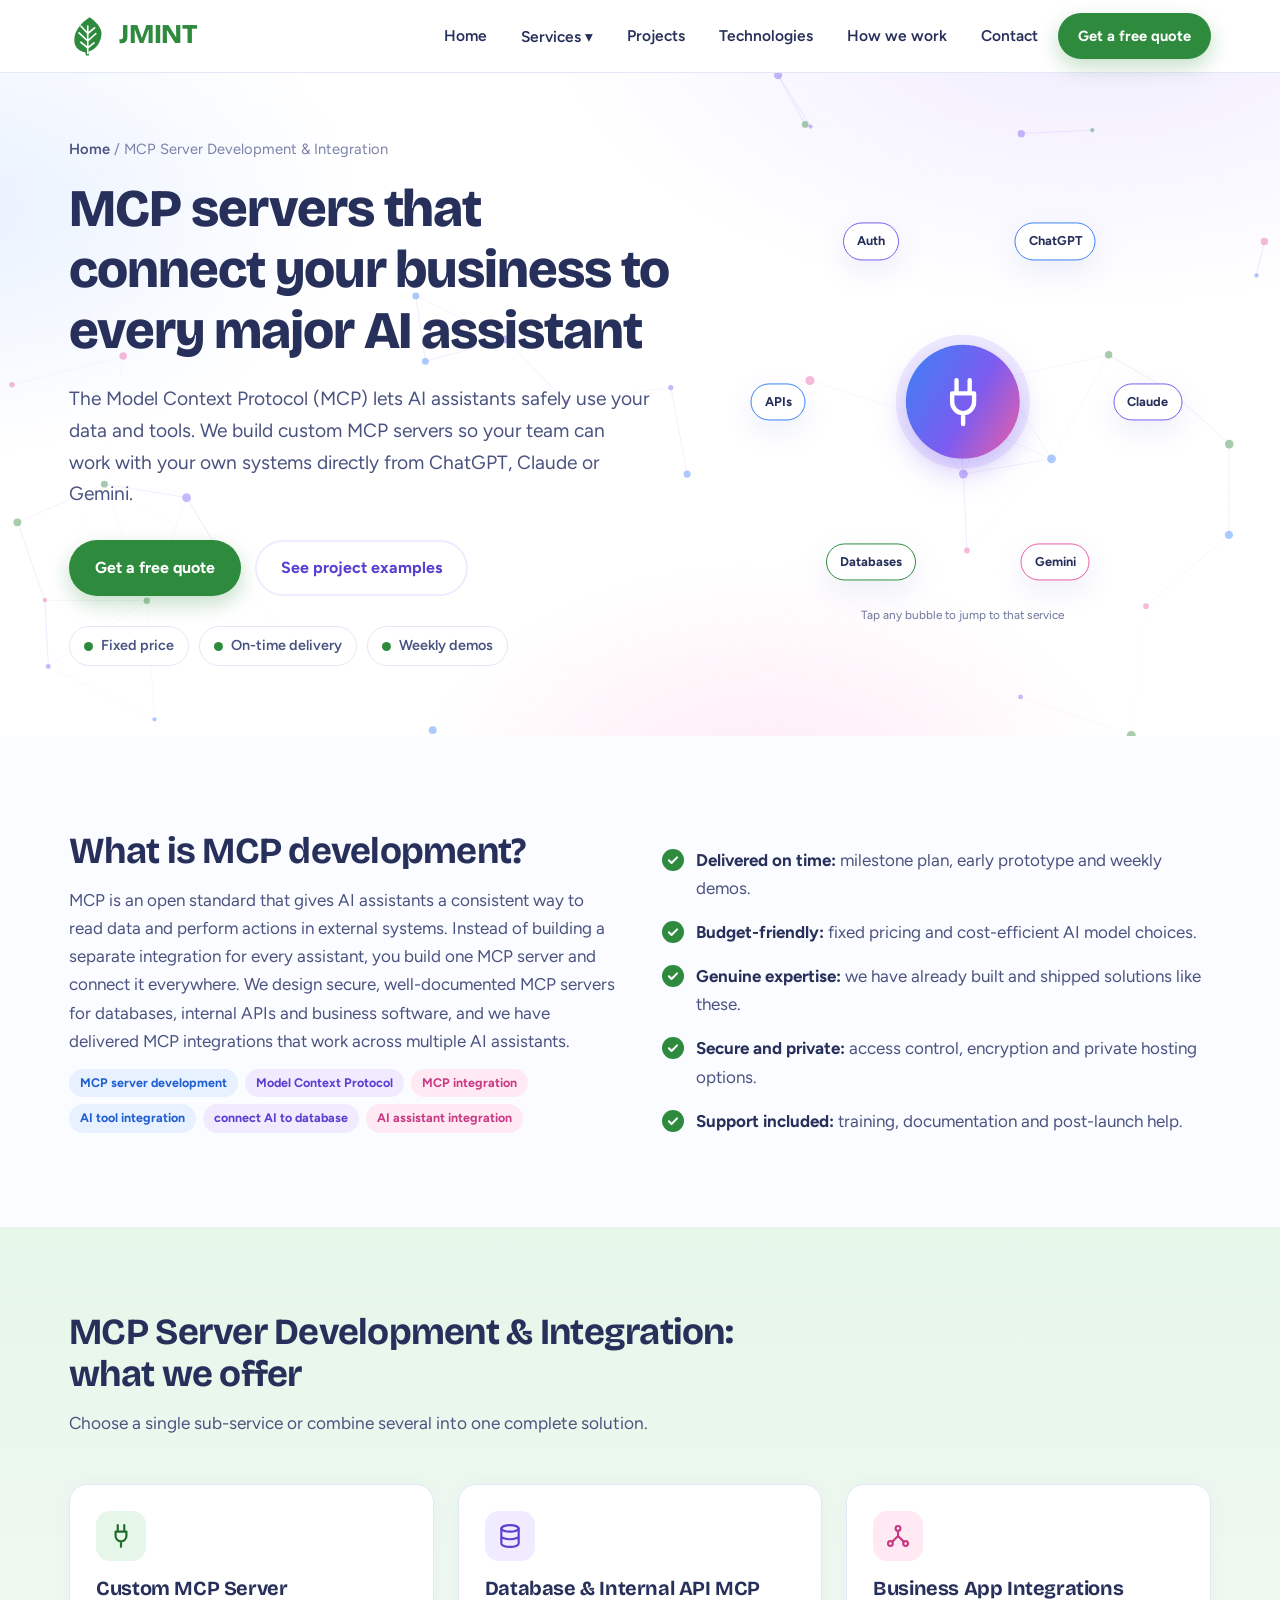
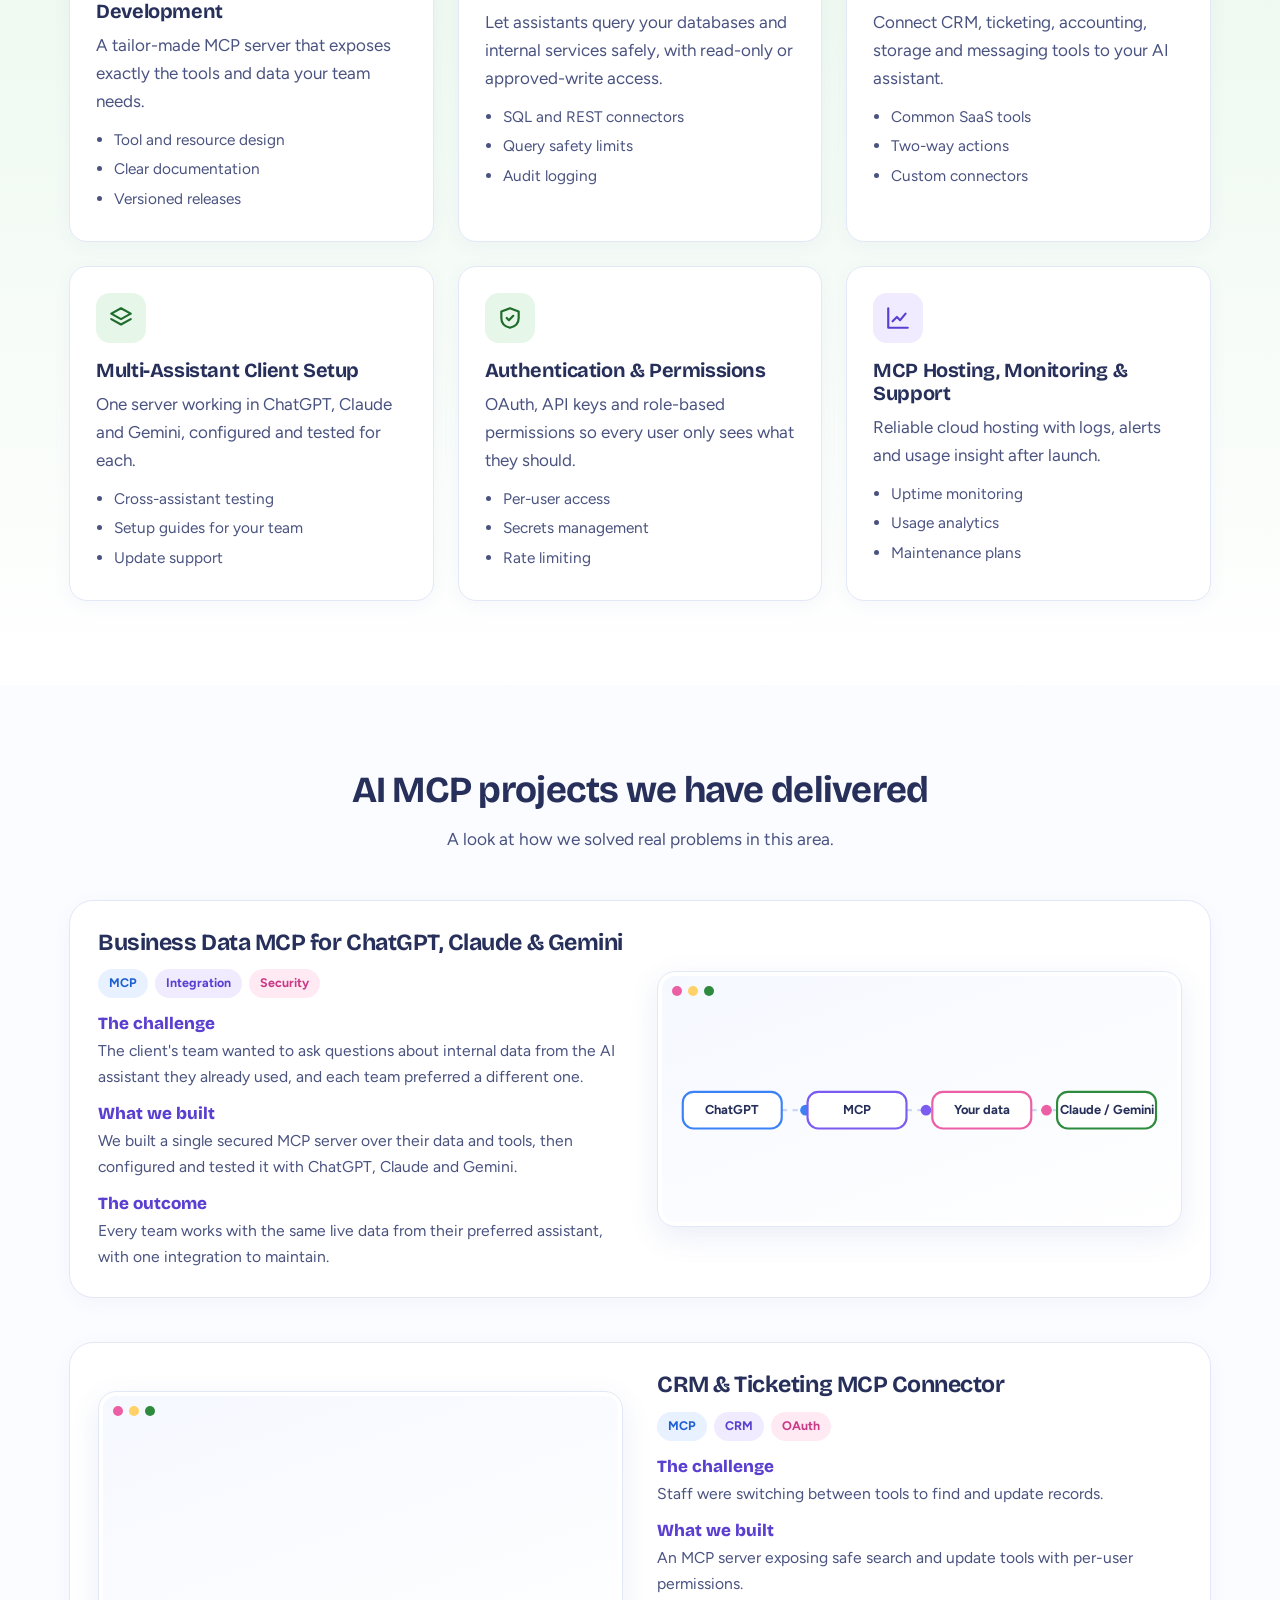
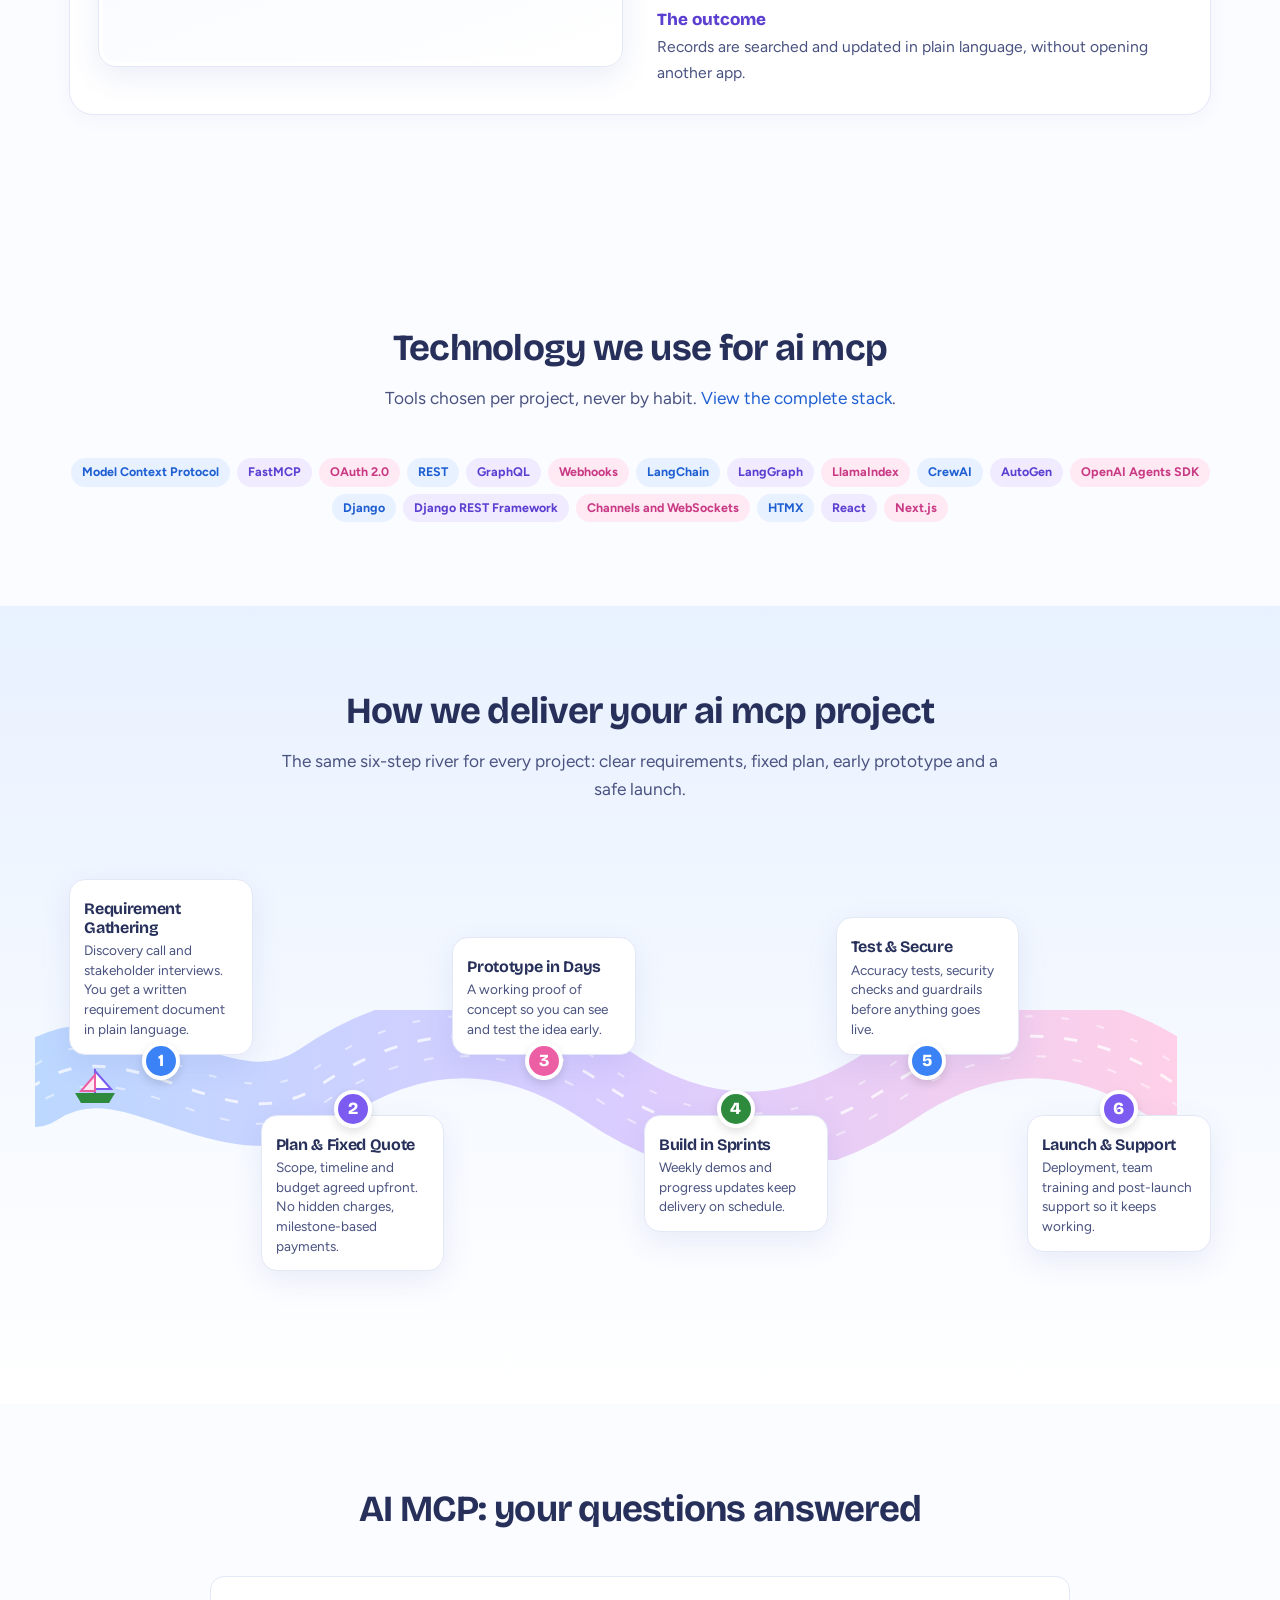
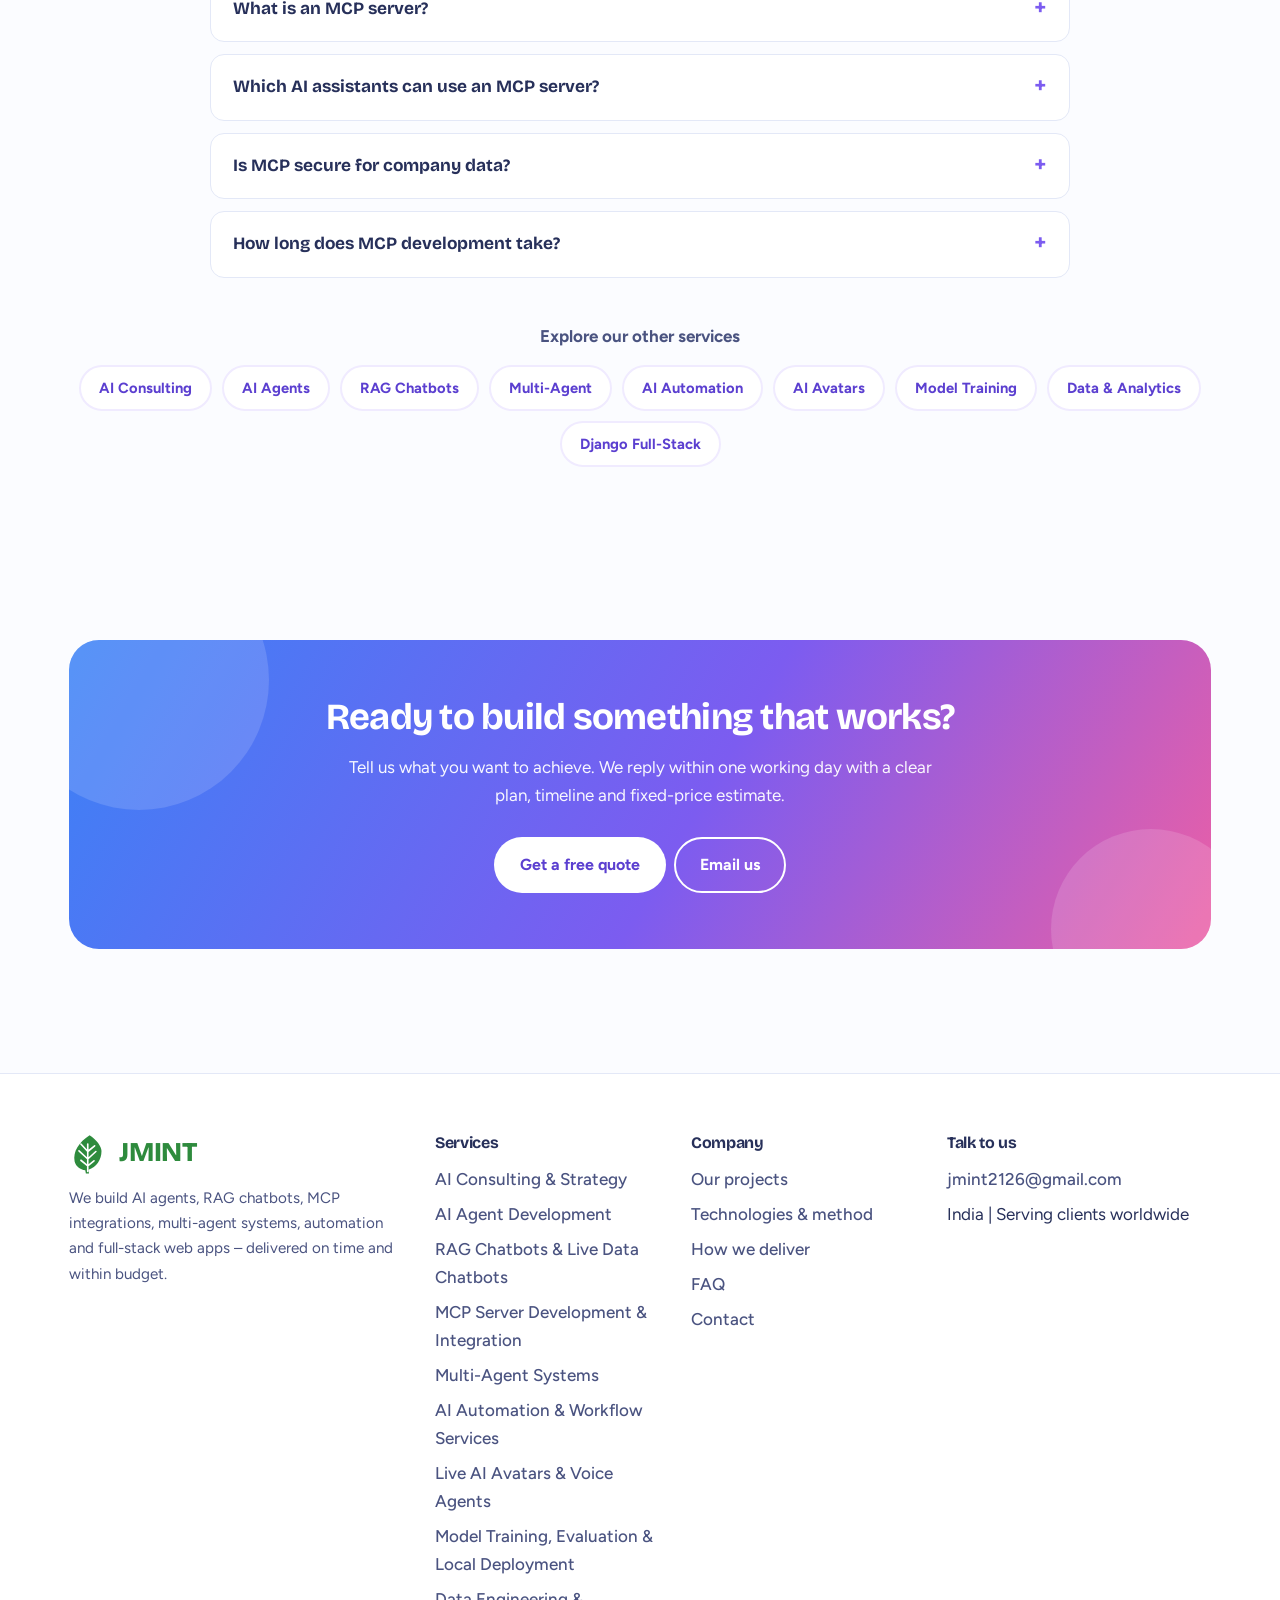
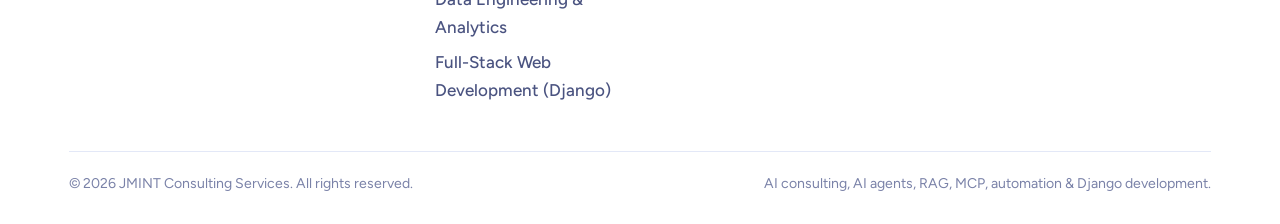
<file: mcp-server-development.html>
<!DOCTYPE html><html lang="en"><head><meta charset="utf-8">
<meta name="viewport" content="width=device-width,initial-scale=1">
<title>MCP Server Development | Model Context Protocol Integration – JMINT</title>
<meta name="description" content="Model Context Protocol (MCP) development: custom MCP servers that connect your data and tools to ChatGPT, Claude and Gemini. Secure, fast, budget-friendly.">
<meta name="keywords" content="MCP server development, Model Context Protocol, MCP integration, AI tool integration, connect AI to database, AI assistant integration">
<meta name="robots" content="index,follow,max-image-preview:large">
<link rel="canonical" href="https://YOUR-USERNAME.github.io/YOUR-REPO/mcp-server-development.html">
<meta property="og:type" content="website"><meta property="og:title" content="MCP Server Development | Model Context Protocol Integration – JMINT"><meta property="og:description" content="Model Context Protocol (MCP) development: custom MCP servers that connect your data and tools to ChatGPT, Claude and Gemini. Secure, fast, budget-friendly."><meta property="og:url" content="https://YOUR-USERNAME.github.io/YOUR-REPO/mcp-server-development.html"><meta property="og:site_name" content="JMINT Consulting Services">
<meta name="twitter:card" content="summary"><meta name="theme-color" content="#2e8b3d">
<link rel="icon" href="assets/favicon.svg" type="image/svg+xml">
<link rel="preconnect" href="https://fonts.googleapis.com"><link rel="preconnect" href="https://fonts.gstatic.com" crossorigin>
<link href="https://fonts.googleapis.com/css2?family=Bricolage+Grotesque:opsz,wght@12..96,500;12..96,700;12..96,800&family=Figtree:wght@400;500;600;700&display=swap" rel="stylesheet">
<link rel="stylesheet" href="css/style.css"><link rel="stylesheet" href="css/extras.css">
<script type="application/ld+json">{"@context": "https://schema.org", "@type": "Service", "name": "MCP Server Development & Integration", "serviceType": "AI MCP", "description": "Model Context Protocol (MCP) development: custom MCP servers that connect your data and tools to ChatGPT, Claude and Gemini. Secure, fast, budget-friendly.", "url": "https://YOUR-USERNAME.github.io/YOUR-REPO/mcp-server-development.html", "areaServed": "Worldwide", "provider": {"@id": "https://YOUR-USERNAME.github.io/YOUR-REPO/#org"}, "hasOfferCatalog": {"@type": "OfferCatalog", "name": "MCP Server Development & Integration", "itemListElement": [{"@type": "Offer", "itemOffered": {"@type": "Service", "name": "Custom MCP Server Development", "description": "A tailor-made MCP server that exposes exactly the tools and data your team needs."}}, {"@type": "Offer", "itemOffered": {"@type": "Service", "name": "Database & Internal API MCP", "description": "Let assistants query your databases and internal services safely, with read-only or approved-write access."}}, {"@type": "Offer", "itemOffered": {"@type": "Service", "name": "Business App Integrations", "description": "Connect CRM, ticketing, accounting, storage and messaging tools to your AI assistant."}}, {"@type": "Offer", "itemOffered": {"@type": "Service", "name": "Multi-Assistant Client Setup", "description": "One server working in ChatGPT, Claude and Gemini, configured and tested for each."}}, {"@type": "Offer", "itemOffered": {"@type": "Service", "name": "Authentication & Permissions", "description": "OAuth, API keys and role-based permissions so every user only sees what they should."}}, {"@type": "Offer", "itemOffered": {"@type": "Service", "name": "MCP Hosting, Monitoring & Support", "description": "Reliable cloud hosting with logs, alerts and usage insight after launch."}}]}}</script><script type="application/ld+json">{"@context": "https://schema.org", "@type": "FAQPage", "mainEntity": [{"@type": "Question", "name": "What is an MCP server?", "acceptedAnswer": {"@type": "Answer", "text": "An MCP server is a small service that exposes your data and tools in the Model Context Protocol format so AI assistants can use them. Think of it as a secure, standard connector between an AI assistant and your systems."}}, {"@type": "Question", "name": "Which AI assistants can use an MCP server?", "acceptedAnswer": {"@type": "Answer", "text": "MCP is supported by a growing number of assistants. We have delivered MCP servers that work with ChatGPT, Claude and Gemini and we test each client during setup."}}, {"@type": "Question", "name": "Is MCP secure for company data?", "acceptedAnswer": {"@type": "Answer", "text": "Yes, when designed correctly. We add authentication, per-user permissions, limited actions, rate limits and audit logs, and can host it in your own cloud."}}, {"@type": "Question", "name": "How long does MCP development take?", "acceptedAnswer": {"@type": "Answer", "text": "A focused MCP server for one or two systems is typically ready within one to three weeks."}}]}</script><script type="application/ld+json">{"@context": "https://schema.org", "@type": "BreadcrumbList", "itemListElement": [{"@type": "ListItem", "position": 1, "name": "Home", "item": "https://YOUR-USERNAME.github.io/YOUR-REPO/"}, {"@type": "ListItem", "position": 2, "name": "MCP Server Development & Integration", "item": "https://YOUR-USERNAME.github.io/YOUR-REPO/mcp-server-development.html"}]}</script></head><body><header class="site-header"><div class="wrap nav"><a class="brand" href="index.html" aria-label="JMINT Consulting Services home"><svg viewBox="0 0 64 64" aria-hidden="true"><path d="M33 2C16 13 6 28 9 44c2 8 9 13 17 14l1 5h5l-1-6c13-4 21-16 21-30C52 20 44 9 33 2z" fill="#2e8b3d"/><path d="M30 60V16M30 28l-11-12M30 28l11-9M30 40l-14-13M30 40l13-12M30 51l-11-9M30 51l10-8" stroke="#fff" stroke-width="2.6" stroke-linecap="round" fill="none"/></svg><span><b>JMINT</b></span></a>
<button class="burger" aria-label="Open menu" aria-expanded="false"><svg viewBox="0 0 24 24" fill="none" stroke="currentColor" stroke-width="2" stroke-linecap="round" stroke-linejoin="round" aria-hidden="true" ><path d="M4 7h16M4 12h16M4 17h16"/></svg></button>
<ul class="menu">
<li><a class="top" href="index.html">Home</a></li>
<li class="has-dd"><button class="top" aria-haspopup="true" aria-expanded="false">Services &#9662;</button><ul class="dd"><li><a href="ai-consulting.html"><i><svg viewBox="0 0 24 24" fill="none" stroke="currentColor" stroke-width="2" stroke-linecap="round" stroke-linejoin="round" aria-hidden="true" ><circle cx="12" cy="12" r="9"/><path d="M15.5 8.5l-2 5-5 2 2-5z"/></svg></i>AI Consulting &amp; Strategy</a></li><li><a href="ai-agent-development.html"><i><svg viewBox="0 0 24 24" fill="none" stroke="currentColor" stroke-width="2" stroke-linecap="round" stroke-linejoin="round" aria-hidden="true" ><rect x="4" y="8" width="16" height="11" rx="3"/><path d="M12 8V4M9 13.5h.01M15 13.5h.01M9.5 16.5h5"/></svg></i>AI Agent Development</a></li><li><a href="rag-chatbot-development.html"><i><svg viewBox="0 0 24 24" fill="none" stroke="currentColor" stroke-width="2" stroke-linecap="round" stroke-linejoin="round" aria-hidden="true" ><path d="M21 12a8 8 0 0 1-11.5 7.2L3 21l1.8-5.5A8 8 0 1 1 21 12z"/></svg></i>RAG Chatbots &amp; Live Data Chatbots</a></li><li><a href="mcp-server-development.html"><i><svg viewBox="0 0 24 24" fill="none" stroke="currentColor" stroke-width="2" stroke-linecap="round" stroke-linejoin="round" aria-hidden="true" ><path d="M9 2v6M15 2v6M7 8h10v4a5 5 0 0 1-10 0zM12 17v5"/></svg></i>MCP Server Development &amp; Integration</a></li><li><a href="multi-agent-systems.html"><i><svg viewBox="0 0 24 24" fill="none" stroke="currentColor" stroke-width="2" stroke-linecap="round" stroke-linejoin="round" aria-hidden="true" ><path d="M12 3l9 5-9 5-9-5z"/><path d="M3 13l9 5 9-5"/></svg></i>Multi-Agent Systems</a></li><li><a href="ai-automation-services.html"><i><svg viewBox="0 0 24 24" fill="none" stroke="currentColor" stroke-width="2" stroke-linecap="round" stroke-linejoin="round" aria-hidden="true" ><path d="M13 2L4 14h7l-1 8 9-12h-7z"/></svg></i>AI Automation &amp; Workflow Services</a></li><li><a href="ai-avatar-voice-agents.html"><i><svg viewBox="0 0 24 24" fill="none" stroke="currentColor" stroke-width="2" stroke-linecap="round" stroke-linejoin="round" aria-hidden="true" ><rect x="9" y="3" width="6" height="12" rx="3"/><path d="M5 11a7 7 0 0 0 14 0M12 18v3"/></svg></i>Live AI Avatars &amp; Voice Agents</a></li><li><a href="ml-model-training-deployment.html"><i><svg viewBox="0 0 24 24" fill="none" stroke="currentColor" stroke-width="2" stroke-linecap="round" stroke-linejoin="round" aria-hidden="true" ><rect x="6" y="6" width="12" height="12" rx="2"/><path d="M9 2v4M15 2v4M9 18v4M15 18v4M2 9h4M2 15h4M18 9h4M18 15h4"/></svg></i>Model Training, Evaluation &amp; Local Deployment</a></li><li><a href="data-engineering-analytics.html"><i><svg viewBox="0 0 24 24" fill="none" stroke="currentColor" stroke-width="2" stroke-linecap="round" stroke-linejoin="round" aria-hidden="true" ><path d="M3 3v18h18M7 15l4-4 3 3 5-6"/></svg></i>Data Engineering &amp; Analytics</a></li><li><a href="django-fullstack-development.html"><i><svg viewBox="0 0 24 24" fill="none" stroke="currentColor" stroke-width="2" stroke-linecap="round" stroke-linejoin="round" aria-hidden="true" ><path d="M16 18l6-6-6-6M8 6l-6 6 6 6"/></svg></i>Full-Stack Web Development (Django)</a></li></ul></li>
<li><a class="top" href="projects.html">Projects</a></li>
<li><a class="top" href="technologies.html">Technologies</a></li>
<li><a class="top" href="index.html#process">How we work</a></li>
<li><a class="top" href="contact.html">Contact</a></li>
<li><a class="btn btn-primary btn-sm" href="contact.html">Get a free quote</a></li>
</ul></div></header><main><section class="hero page-hero"><canvas id="net"></canvas><div class="wrap"><div>
<div class="crumbs"><a href="index.html">Home</a> / MCP Server Development &amp; Integration</div>
<h1>MCP servers that connect your business to every major AI assistant</h1><p class="lead">The Model Context Protocol (MCP) lets AI assistants safely use your data and tools. We build custom MCP servers so your team can work with your own systems directly from ChatGPT, Claude or Gemini.</p>
<div class="hero-cta"><a class="btn btn-primary" href="contact.html">Get a free quote</a><a class="btn btn-ghost" href="#projects">See project examples</a></div>
<ul class="assure"><li>Fixed price</li><li>On-time delivery</li><li>Weekly demos</li></ul></div><div class="viz v-hub"><div class="vbg"></div><div class="vcore"><svg viewBox="0 0 24 24" fill="none" stroke="currentColor" stroke-width="2" stroke-linecap="round" stroke-linejoin="round" aria-hidden="true" ><path d="M9 2v6M15 2v6M7 8h10v4a5 5 0 0 1-10 0zM12 17v5"/></svg></div><a class="node" href="#sub-0" style="--x:71.0%;--y:13.6%;--k:0" title="Jump to ChatGPT"><span>ChatGPT</span></a><a class="node" href="#sub-1" style="--x:92.0%;--y:50.0%;--k:1" title="Jump to Claude"><span>Claude</span></a><a class="node" href="#sub-2" style="--x:71.0%;--y:86.4%;--k:2" title="Jump to Gemini"><span>Gemini</span></a><a class="node" href="#sub-3" style="--x:29.0%;--y:86.4%;--k:3" title="Jump to Databases"><span>Databases</span></a><a class="node" href="#sub-4" style="--x:8.0%;--y:50.0%;--k:4" title="Jump to APIs"><span>APIs</span></a><a class="node" href="#sub-5" style="--x:29.0%;--y:13.6%;--k:5" title="Jump to Auth"><span>Auth</span></a><div class="hint">Tap any bubble to jump to that service</div></div></div></section>

<section><div class="wrap"><div class="split"><div class="rv"><h2>What is MCP development?</h2><p style="margin-top:14px">MCP is an open standard that gives AI assistants a consistent way to read data and perform actions in external systems. Instead of building a separate integration for every assistant, you build one MCP server and connect it everywhere. We design secure, well-documented MCP servers for databases, internal APIs and business software, and we have delivered MCP integrations that work across multiple AI assistants.</p><div class="tags"><span class="tag">MCP server development</span><span class="tag">Model Context Protocol</span><span class="tag">MCP integration</span><span class="tag">AI tool integration</span><span class="tag">connect AI to database</span><span class="tag">AI assistant integration</span></div></div>
<div class="rv"><ul class="checks"><li><b>Delivered on time:</b> milestone plan, early prototype and weekly demos.</li><li><b>Budget-friendly:</b> fixed pricing and cost-efficient AI model choices.</li><li><b>Genuine expertise:</b> we have already built and shipped solutions like these.</li><li><b>Secure and private:</b> access control, encryption and private hosting options.</li><li><b>Support included:</b> training, documentation and post-launch help.</li></ul></div></div></div></section>

<section class="tint-green"><div class="wrap"><div class="sec-head rv"><h2>MCP Server Development &amp; Integration: what we offer</h2><p>Choose a single sub-service or combine several into one complete solution.</p></div><div class="grid g3"><div id="sub-0" class="card rv c-green"><div class="ico"><svg viewBox="0 0 24 24" fill="none" stroke="currentColor" stroke-width="2" stroke-linecap="round" stroke-linejoin="round" aria-hidden="true" ><path d="M9 2v6M15 2v6M7 8h10v4a5 5 0 0 1-10 0zM12 17v5"/></svg></div><h3>Custom MCP Server Development</h3><p>A tailor-made MCP server that exposes exactly the tools and data your team needs.</p><ul><li>Tool and resource design</li><li>Clear documentation</li><li>Versioned releases</li></ul></div><div id="sub-1" class="card rv c-violet"><div class="ico"><svg viewBox="0 0 24 24" fill="none" stroke="currentColor" stroke-width="2" stroke-linecap="round" stroke-linejoin="round" aria-hidden="true" ><ellipse cx="12" cy="5" rx="8" ry="3"/><path d="M4 5v14c0 1.7 3.6 3 8 3s8-1.3 8-3V5M4 12c0 1.7 3.6 3 8 3s8-1.3 8-3"/></svg></div><h3>Database &amp; Internal API MCP</h3><p>Let assistants query your databases and internal services safely, with read-only or approved-write access.</p><ul><li>SQL and REST connectors</li><li>Query safety limits</li><li>Audit logging</li></ul></div><div id="sub-2" class="card rv c-pink"><div class="ico"><svg viewBox="0 0 24 24" fill="none" stroke="currentColor" stroke-width="2" stroke-linecap="round" stroke-linejoin="round" aria-hidden="true" ><circle cx="12" cy="5" r="2.2"/><circle cx="5" cy="19" r="2.2"/><circle cx="19" cy="19" r="2.2"/><path d="M12 7.2v4.8M12 12l-5.2 5.2M12 12l5.2 5.2"/></svg></div><h3>Business App Integrations</h3><p>Connect CRM, ticketing, accounting, storage and messaging tools to your AI assistant.</p><ul><li>Common SaaS tools</li><li>Two-way actions</li><li>Custom connectors</li></ul></div><div id="sub-3" class="card rv c-green"><div class="ico"><svg viewBox="0 0 24 24" fill="none" stroke="currentColor" stroke-width="2" stroke-linecap="round" stroke-linejoin="round" aria-hidden="true" ><path d="M12 3l9 5-9 5-9-5z"/><path d="M3 13l9 5 9-5"/></svg></div><h3>Multi-Assistant Client Setup</h3><p>One server working in ChatGPT, Claude and Gemini, configured and tested for each.</p><ul><li>Cross-assistant testing</li><li>Setup guides for your team</li><li>Update support</li></ul></div><div id="sub-4" class="card rv c-green"><div class="ico"><svg viewBox="0 0 24 24" fill="none" stroke="currentColor" stroke-width="2" stroke-linecap="round" stroke-linejoin="round" aria-hidden="true" ><path d="M12 3l8 3v6c0 5-3.5 8-8 9-4.5-1-8-4-8-9V6z"/><path d="M9 12l2 2 4-4"/></svg></div><h3>Authentication &amp; Permissions</h3><p>OAuth, API keys and role-based permissions so every user only sees what they should.</p><ul><li>Per-user access</li><li>Secrets management</li><li>Rate limiting</li></ul></div><div id="sub-5" class="card rv c-violet"><div class="ico"><svg viewBox="0 0 24 24" fill="none" stroke="currentColor" stroke-width="2" stroke-linecap="round" stroke-linejoin="round" aria-hidden="true" ><path d="M3 3v18h18M7 15l4-4 3 3 5-6"/></svg></div><h3>MCP Hosting, Monitoring &amp; Support</h3><p>Reliable cloud hosting with logs, alerts and usage insight after launch.</p><ul><li>Uptime monitoring</li><li>Usage analytics</li><li>Maintenance plans</li></ul></div></div></div></section>

<section id="projects"><div class="wrap"><div class="sec-head center rv"><h2>AI MCP projects we have delivered</h2><p>A look at how we solved real problems in this area.</p></div><article class="proj rv" data-cat="mcp-server-development" id="mcp-multi"><div class="mock" role="img" aria-label="Animated workflow diagram"><div class="dots"><i></i><i></i><i></i></div><svg class="flow" viewBox="0 0 460 190"><path d="M102 95 L126 95" stroke="#cdd6f5" stroke-width="2" stroke-dasharray="5 5" fill="none"/><circle r="5" fill="#3b82f6"><animateMotion dur="2.4s" begin="0.0s" repeatCount="indefinite" path="M102 95 L126 95"/></circle><path d="M218 95 L242 95" stroke="#cdd6f5" stroke-width="2" stroke-dasharray="5 5" fill="none"/><circle r="5" fill="#7c5cf0"><animateMotion dur="2.4s" begin="0.4s" repeatCount="indefinite" path="M218 95 L242 95"/></circle><path d="M334 95 L358 95" stroke="#cdd6f5" stroke-width="2" stroke-dasharray="5 5" fill="none"/><circle r="5" fill="#ec5fa5"><animateMotion dur="2.4s" begin="0.8s" repeatCount="indefinite" path="M334 95 L358 95"/></circle><rect x="10" y="78" width="92" height="34" rx="10" fill="#fff" stroke="#3b82f6" stroke-width="2"/><text x="56" y="99" text-anchor="middle" font-size="12" font-weight="700" fill="#27305a" font-family="Figtree,sans-serif">ChatGPT</text><rect x="126" y="78" width="92" height="34" rx="10" fill="#fff" stroke="#7c5cf0" stroke-width="2"/><text x="172" y="99" text-anchor="middle" font-size="12" font-weight="700" fill="#27305a" font-family="Figtree,sans-serif">MCP</text><rect x="242" y="78" width="92" height="34" rx="10" fill="#fff" stroke="#ec5fa5" stroke-width="2"/><text x="288" y="99" text-anchor="middle" font-size="12" font-weight="700" fill="#27305a" font-family="Figtree,sans-serif">Your data</text><rect x="358" y="78" width="92" height="34" rx="10" fill="#fff" stroke="#2e8b3d" stroke-width="2"/><text x="404" y="99" text-anchor="middle" font-size="12" font-weight="700" fill="#27305a" font-family="Figtree,sans-serif">Claude / Gemini</text></svg></div>
<div><h3>Business Data MCP for ChatGPT, Claude &amp; Gemini</h3><div class="tags"><span class="tag">MCP</span><span class="tag">Integration</span><span class="tag">Security</span></div>
<dl><dt>The challenge</dt><dd>The client&#x27;s team wanted to ask questions about internal data from the AI assistant they already used, and each team preferred a different one.</dd><dt>What we built</dt><dd>We built a single secured MCP server over their data and tools, then configured and tested it with ChatGPT, Claude and Gemini.</dd><dt>The outcome</dt><dd>Every team works with the same live data from their preferred assistant, with one integration to maintain.</dd></dl></div></article><article class="proj rv" data-cat="mcp-server-development" id="mcp-crm"><div class="mock" role="img" aria-label="Animated chatbot conversation preview"><div class="dots"><i></i><i></i><i></i></div><div class="bub u n1">Show open deals above 10k.</div><div class="bub b n2">You have 7 open deals above 10k. The largest is Northwind.<em>via MCP: crm.search</em></div><div class="bub u n3">Create a follow-up task for each.</div><div class="bub b n4">Done – 7 tasks created.<em>via MCP: tasks.create</em></div></div>
<div><h3>CRM &amp; Ticketing MCP Connector</h3><div class="tags"><span class="tag">MCP</span><span class="tag">CRM</span><span class="tag">OAuth</span></div>
<dl><dt>The challenge</dt><dd>Staff were switching between tools to find and update records.</dd><dt>What we built</dt><dd>An MCP server exposing safe search and update tools with per-user permissions.</dd><dt>The outcome</dt><dd>Records are searched and updated in plain language, without opening another app.</dd></dl></div></article></div></section>

<section id="tech"><div class="wrap"><div class="sec-head center rv"><h2>Technology we use for ai mcp</h2><p>Tools chosen per project, never by habit. <a href="technologies.html">View the complete stack</a>.</p></div><div class="tags rv" style="justify-content:center"><a class="tag" href="technologies.html#cat-3" style="text-decoration:none">Model Context Protocol</a><a class="tag" href="technologies.html#cat-3" style="text-decoration:none">FastMCP</a><a class="tag" href="technologies.html#cat-3" style="text-decoration:none">OAuth 2.0</a><a class="tag" href="technologies.html#cat-3" style="text-decoration:none">REST</a><a class="tag" href="technologies.html#cat-3" style="text-decoration:none">GraphQL</a><a class="tag" href="technologies.html#cat-3" style="text-decoration:none">Webhooks</a><a class="tag" href="technologies.html#cat-1" style="text-decoration:none">LangChain</a><a class="tag" href="technologies.html#cat-1" style="text-decoration:none">LangGraph</a><a class="tag" href="technologies.html#cat-1" style="text-decoration:none">LlamaIndex</a><a class="tag" href="technologies.html#cat-1" style="text-decoration:none">CrewAI</a><a class="tag" href="technologies.html#cat-1" style="text-decoration:none">AutoGen</a><a class="tag" href="technologies.html#cat-1" style="text-decoration:none">OpenAI Agents SDK</a><a class="tag" href="technologies.html#cat-8" style="text-decoration:none">Django</a><a class="tag" href="technologies.html#cat-8" style="text-decoration:none">Django REST Framework</a><a class="tag" href="technologies.html#cat-8" style="text-decoration:none">Channels and WebSockets</a><a class="tag" href="technologies.html#cat-8" style="text-decoration:none">HTMX</a><a class="tag" href="technologies.html#cat-8" style="text-decoration:none">React</a><a class="tag" href="technologies.html#cat-8" style="text-decoration:none">Next.js</a></div></div></section>

<section class="tint-blue" id="process"><div class="wrap"><div class="sec-head center rv"><h2>How we deliver your ai mcp project</h2><p>The same six-step river for every project: clear requirements, fixed plan, early prototype and a safe launch.</p></div><div class="river" role="list" aria-label="Our delivery process"><svg class="river-svg" viewBox="0 0 1200 150" preserveAspectRatio="none" aria-hidden="true"><defs><linearGradient id="rg" x1="0" x2="1"><stop offset="0" stop-color="#bcd8ff"/><stop offset=".5" stop-color="#d9ccff"/><stop offset="1" stop-color="#ffd0e8"/></linearGradient></defs>
<path d="M0 75 C 100 10, 200 140, 300 75 S 500 10, 600 75 S 800 140, 900 75 S 1100 10, 1200 75" stroke="url(#rg)" stroke-width="84" fill="none" stroke-linecap="round"/>
<path d="M0 75 C 100 10, 200 140, 300 75 S 500 10, 600 75 S 800 140, 900 75 S 1100 10, 1200 75" stroke="#fff" stroke-opacity=".75" stroke-width="3" fill="none" stroke-dasharray="14 22"><animate attributeName="stroke-dashoffset" from="72" to="0" dur="1.6s" repeatCount="indefinite"/></path>
<path d="M0 75 C 100 10, 200 140, 300 75 S 500 10, 600 75 S 800 140, 900 75 S 1100 10, 1200 75" stroke="#fff" stroke-opacity=".5" stroke-width="2" fill="none" transform="translate(0 -20)" stroke-dasharray="8 30"><animate attributeName="stroke-dashoffset" from="76" to="0" dur="2.2s" repeatCount="indefinite"/></path>
<path d="M0 75 C 100 10, 200 140, 300 75 S 500 10, 600 75 S 800 140, 900 75 S 1100 10, 1200 75" stroke="#fff" stroke-opacity=".5" stroke-width="2" fill="none" transform="translate(0 20)" stroke-dasharray="10 28"><animate attributeName="stroke-dashoffset" from="76" to="0" dur="1.9s" repeatCount="indefinite"/></path></svg><div class="boat" aria-hidden="true"><svg viewBox="0 0 52 44"><path d="M6 30h40l-6 10H12z" fill="#2e8b3d"/><path d="M26 6v24M26 8l16 18H26z" fill="#fff" stroke="#7c5cf0" stroke-width="2"/><path d="M26 12L12 28h14z" fill="#ffeaf4" stroke="#ec5fa5" stroke-width="2"/></svg></div><div class="banks"><div class="bank"><div class="slot t"><div class="step" style="--c:var(--blue)"><span class="n">1</span><h4>Requirement Gathering</h4><p>Discovery call and stakeholder interviews. You get a written requirement document in plain language.</p></div></div><div class="slot b"></div></div><div class="bank"><div class="slot t"></div><div class="slot b"><div class="step" style="--c:var(--violet)"><span class="n">2</span><h4>Plan &amp; Fixed Quote</h4><p>Scope, timeline and budget agreed upfront. No hidden charges, milestone-based payments.</p></div></div></div><div class="bank"><div class="slot t"><div class="step" style="--c:var(--pink)"><span class="n">3</span><h4>Prototype in Days</h4><p>A working proof of concept so you can see and test the idea early.</p></div></div><div class="slot b"></div></div><div class="bank"><div class="slot t"></div><div class="slot b"><div class="step" style="--c:var(--leaf)"><span class="n">4</span><h4>Build in Sprints</h4><p>Weekly demos and progress updates keep delivery on schedule.</p></div></div></div><div class="bank"><div class="slot t"><div class="step" style="--c:var(--blue)"><span class="n">5</span><h4>Test &amp; Secure</h4><p>Accuracy tests, security checks and guardrails before anything goes live.</p></div></div><div class="slot b"></div></div><div class="bank"><div class="slot t"></div><div class="slot b"><div class="step" style="--c:var(--violet)"><span class="n">6</span><h4>Launch &amp; Support</h4><p>Deployment, team training and post-launch support so it keeps working.</p></div></div></div></div></div></div></section>

<section><div class="wrap"><div class="sec-head center rv"><h2>AI MCP: your questions answered</h2></div><div class="faq"><details class="rv"><summary>What is an MCP server?</summary><p>An MCP server is a small service that exposes your data and tools in the Model Context Protocol format so AI assistants can use them. Think of it as a secure, standard connector between an AI assistant and your systems.</p></details><details class="rv"><summary>Which AI assistants can use an MCP server?</summary><p>MCP is supported by a growing number of assistants. We have delivered MCP servers that work with ChatGPT, Claude and Gemini and we test each client during setup.</p></details><details class="rv"><summary>Is MCP secure for company data?</summary><p>Yes, when designed correctly. We add authentication, per-user permissions, limited actions, rate limits and audit logs, and can host it in your own cloud.</p></details><details class="rv"><summary>How long does MCP development take?</summary><p>A focused MCP server for one or two systems is typically ready within one to three weeks.</p></details></div>
<div style="text-align:center;margin-top:44px" class="rv"><p style="margin-bottom:10px"><b>Explore our other services</b></p><a class="btn btn-ghost btn-sm" href="ai-consulting.html" style="margin:5px">AI Consulting</a><a class="btn btn-ghost btn-sm" href="ai-agent-development.html" style="margin:5px">AI Agents</a><a class="btn btn-ghost btn-sm" href="rag-chatbot-development.html" style="margin:5px">RAG Chatbots</a><a class="btn btn-ghost btn-sm" href="multi-agent-systems.html" style="margin:5px">Multi-Agent</a><a class="btn btn-ghost btn-sm" href="ai-automation-services.html" style="margin:5px">AI Automation</a><a class="btn btn-ghost btn-sm" href="ai-avatar-voice-agents.html" style="margin:5px">AI Avatars</a><a class="btn btn-ghost btn-sm" href="ml-model-training-deployment.html" style="margin:5px">Model Training</a><a class="btn btn-ghost btn-sm" href="data-engineering-analytics.html" style="margin:5px">Data &amp; Analytics</a><a class="btn btn-ghost btn-sm" href="django-fullstack-development.html" style="margin:5px">Django Full-Stack</a></div></div></section>
<section><div class="wrap"><div class="cta rv"><h2>Ready to build something that works?</h2><p>Tell us what you want to achieve. We reply within one working day with a clear plan, timeline and fixed-price estimate.</p><a class="btn" href="contact.html">Get a free quote</a><a class="btn alt" href="mailto:jmint2126@gmail.com">Email us</a></div></div></section></main><footer><div class="wrap"><div class="foot">
<div><a class="brand" href="index.html" aria-label="JMINT Consulting Services home"><svg viewBox="0 0 64 64" aria-hidden="true"><path d="M33 2C16 13 6 28 9 44c2 8 9 13 17 14l1 5h5l-1-6c13-4 21-16 21-30C52 20 44 9 33 2z" fill="#2e8b3d"/><path d="M30 60V16M30 28l-11-12M30 28l11-9M30 40l-14-13M30 40l13-12M30 51l-11-9M30 51l10-8" stroke="#fff" stroke-width="2.6" stroke-linecap="round" fill="none"/></svg><span><b>JMINT</b></span></a><p>We build AI agents, RAG chatbots, MCP integrations, multi-agent systems, automation and full-stack web apps – delivered on time and within budget.</p></div>
<div><h4>Services</h4><ul><li><a href="ai-consulting.html">AI Consulting &amp; Strategy</a></li><li><a href="ai-agent-development.html">AI Agent Development</a></li><li><a href="rag-chatbot-development.html">RAG Chatbots &amp; Live Data Chatbots</a></li><li><a href="mcp-server-development.html">MCP Server Development &amp; Integration</a></li><li><a href="multi-agent-systems.html">Multi-Agent Systems</a></li><li><a href="ai-automation-services.html">AI Automation &amp; Workflow Services</a></li><li><a href="ai-avatar-voice-agents.html">Live AI Avatars &amp; Voice Agents</a></li><li><a href="ml-model-training-deployment.html">Model Training, Evaluation &amp; Local Deployment</a></li><li><a href="data-engineering-analytics.html">Data Engineering &amp; Analytics</a></li><li><a href="django-fullstack-development.html">Full-Stack Web Development (Django)</a></li></ul></div>
<div><h4>Company</h4><ul><li><a href="projects.html">Our projects</a></li><li><a href="technologies.html">Technologies &amp; method</a></li><li><a href="index.html#process">How we deliver</a></li><li><a href="index.html#faq">FAQ</a></li><li><a href="contact.html">Contact</a></li></ul></div>
<div><h4>Talk to us</h4><ul><li><a href="mailto:jmint2126@gmail.com">jmint2126@gmail.com</a></li>
    <!-- <li>+91 00000 00000</li> -->
    <li>India  |  Serving clients worldwide</li></ul></div>
</div><div class="copy"><span>&copy; 2026 JMINT Consulting Services. All rights reserved.</span><span>AI consulting, AI agents, RAG, MCP, automation &amp; Django development.</span></div></div></footer>
<script src="js/main.js"></script><script src="js/extras.js"></script></body></html>
</file>
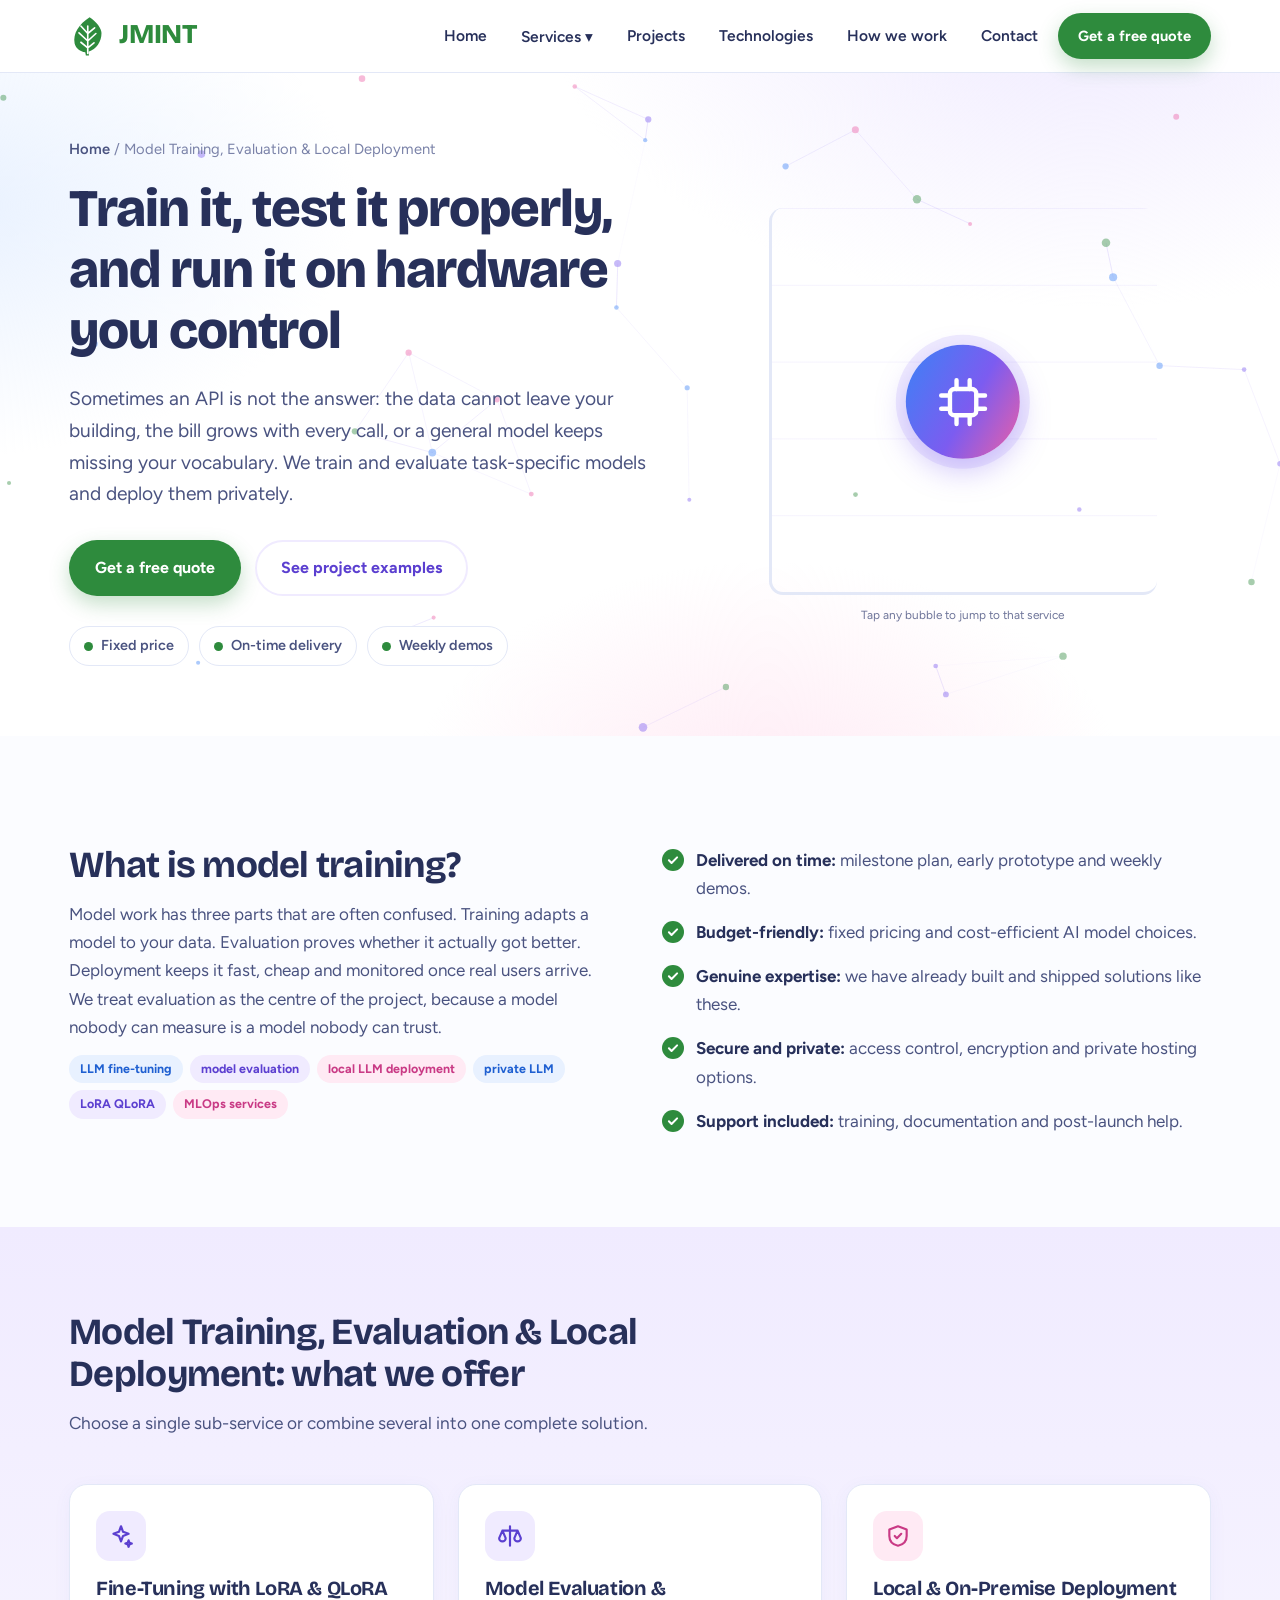
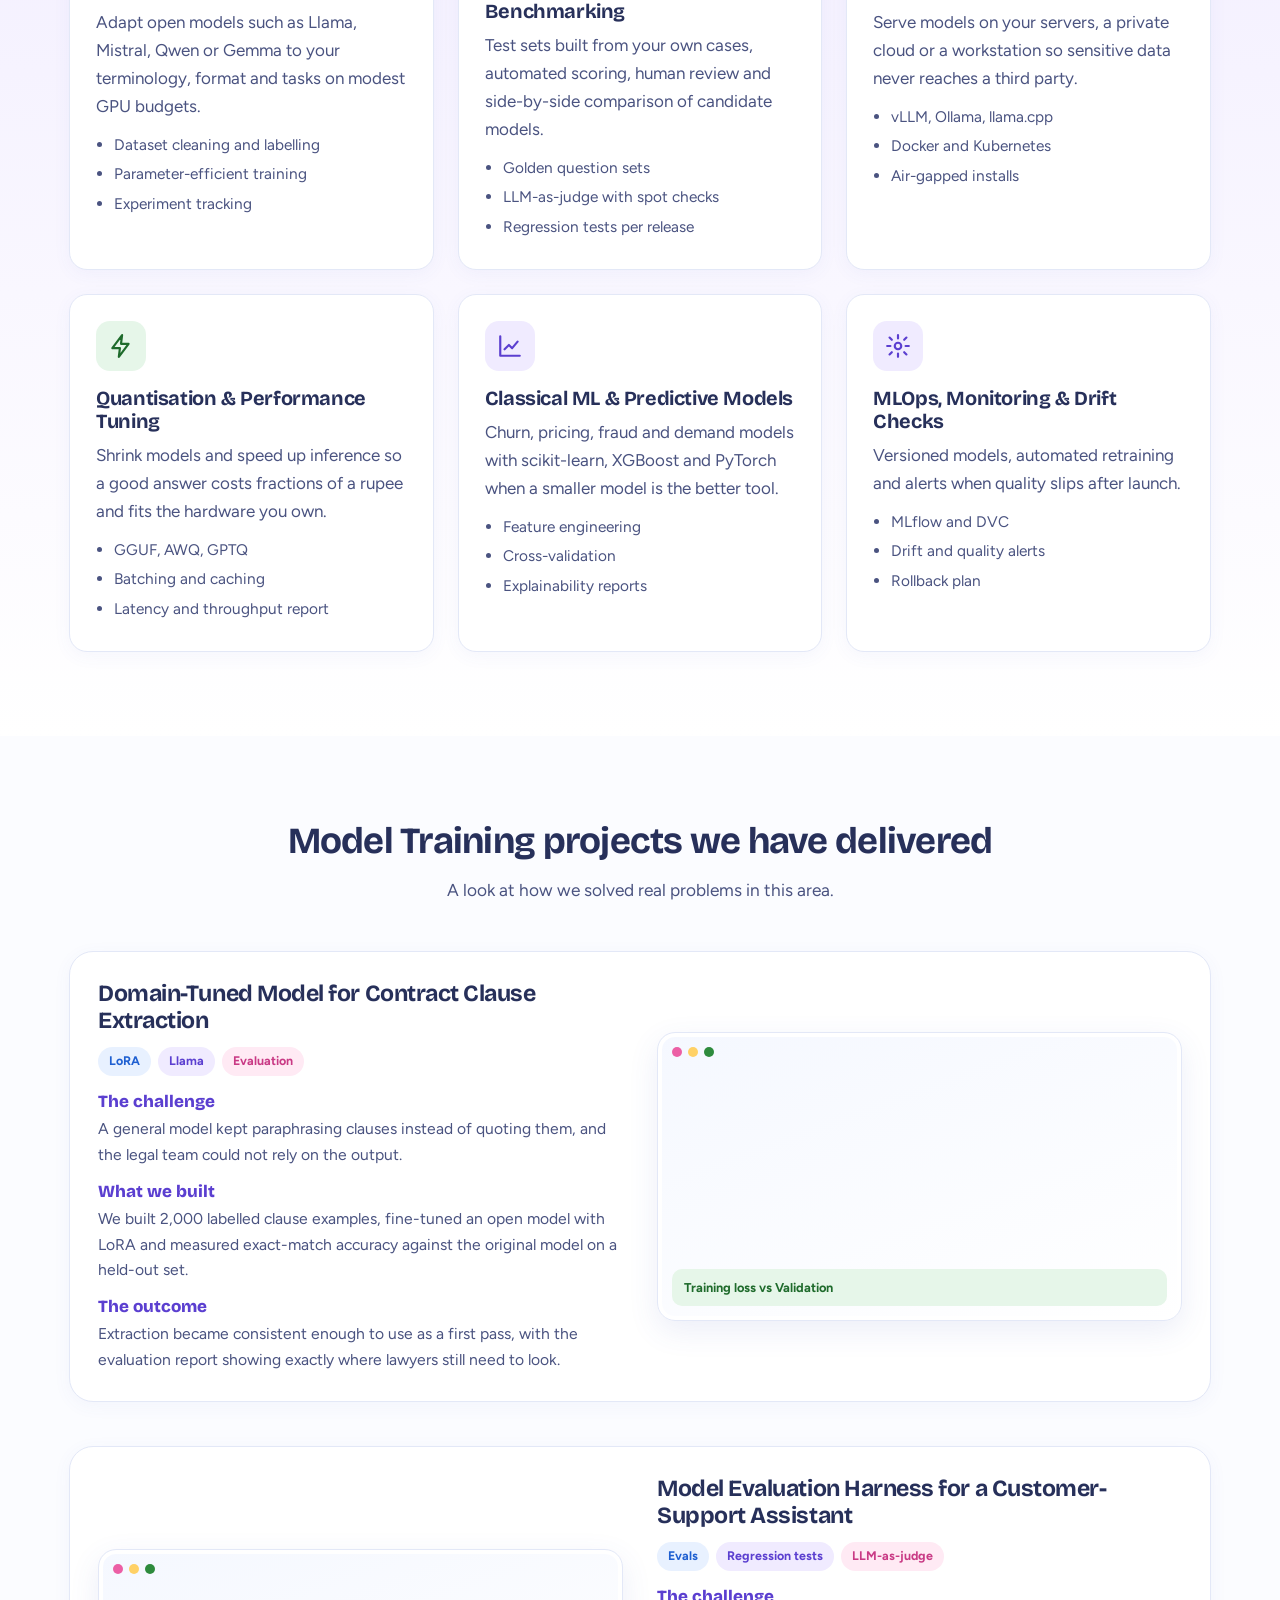
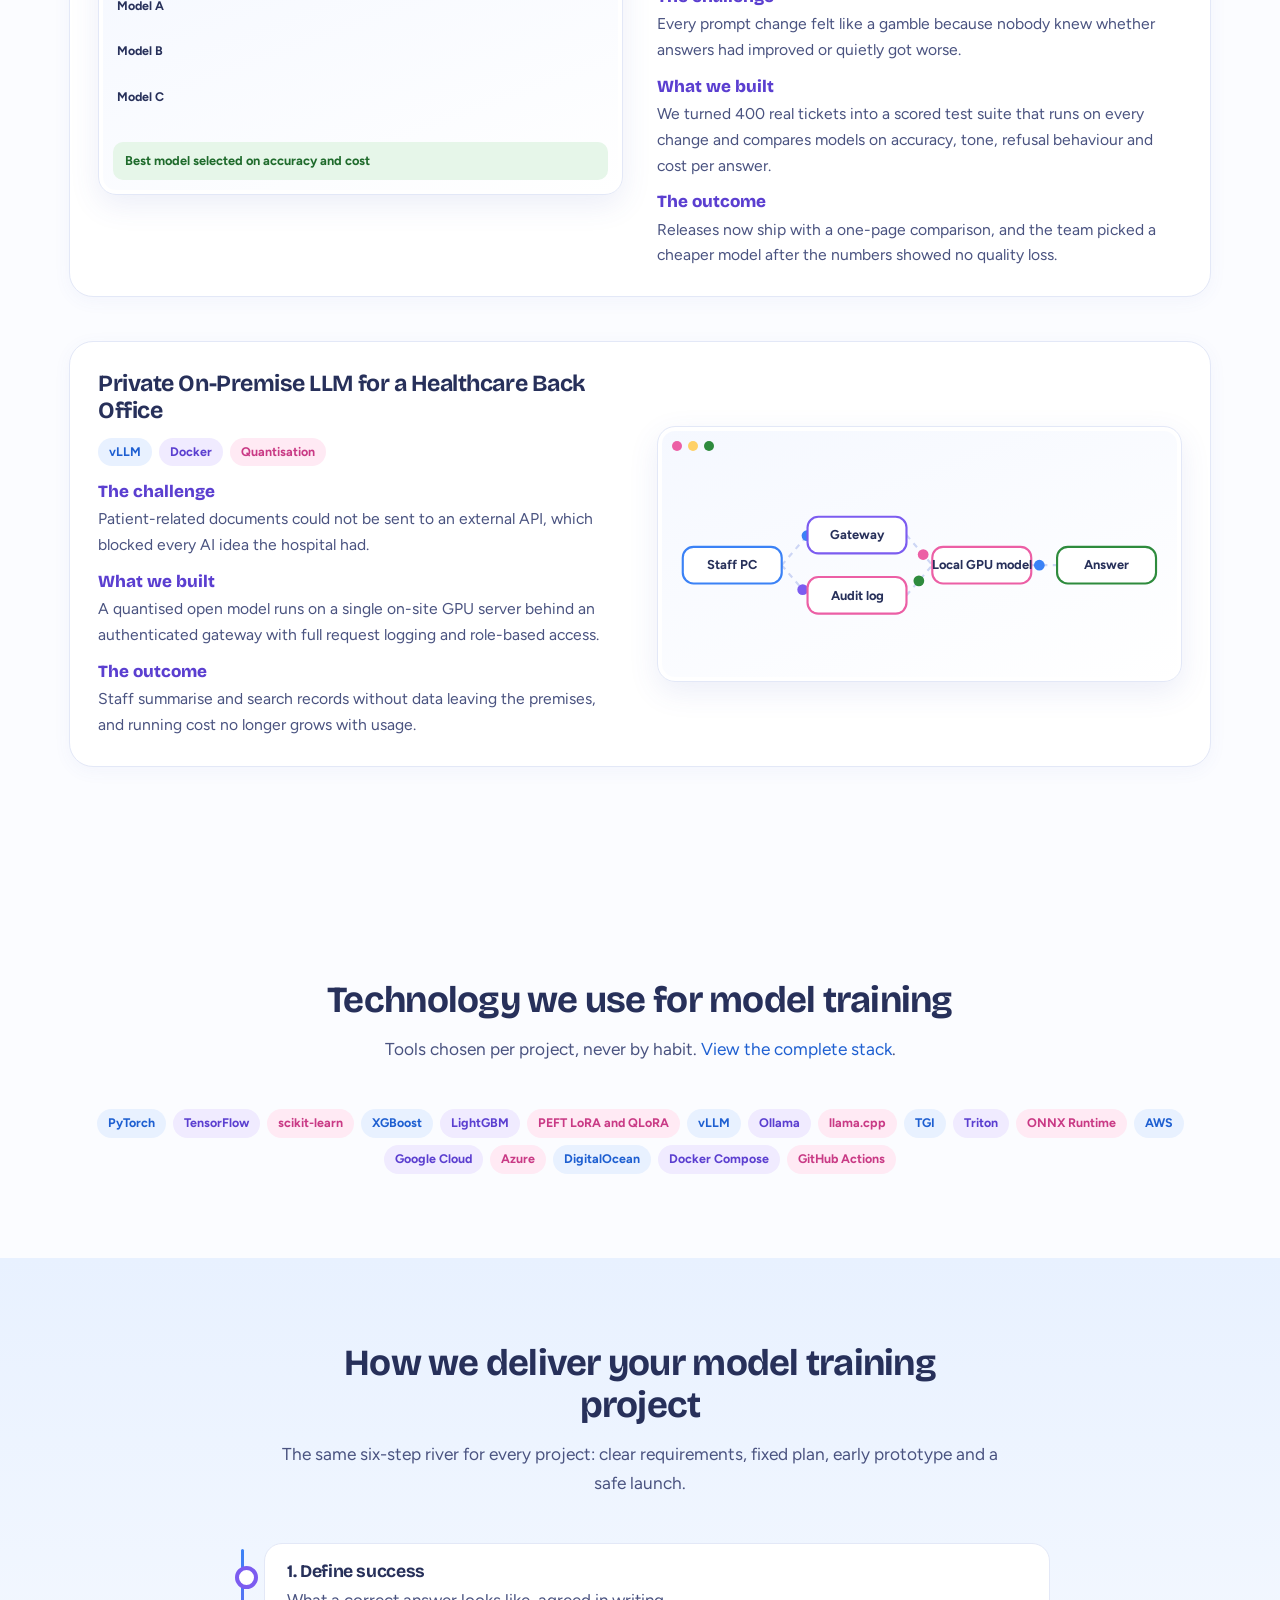
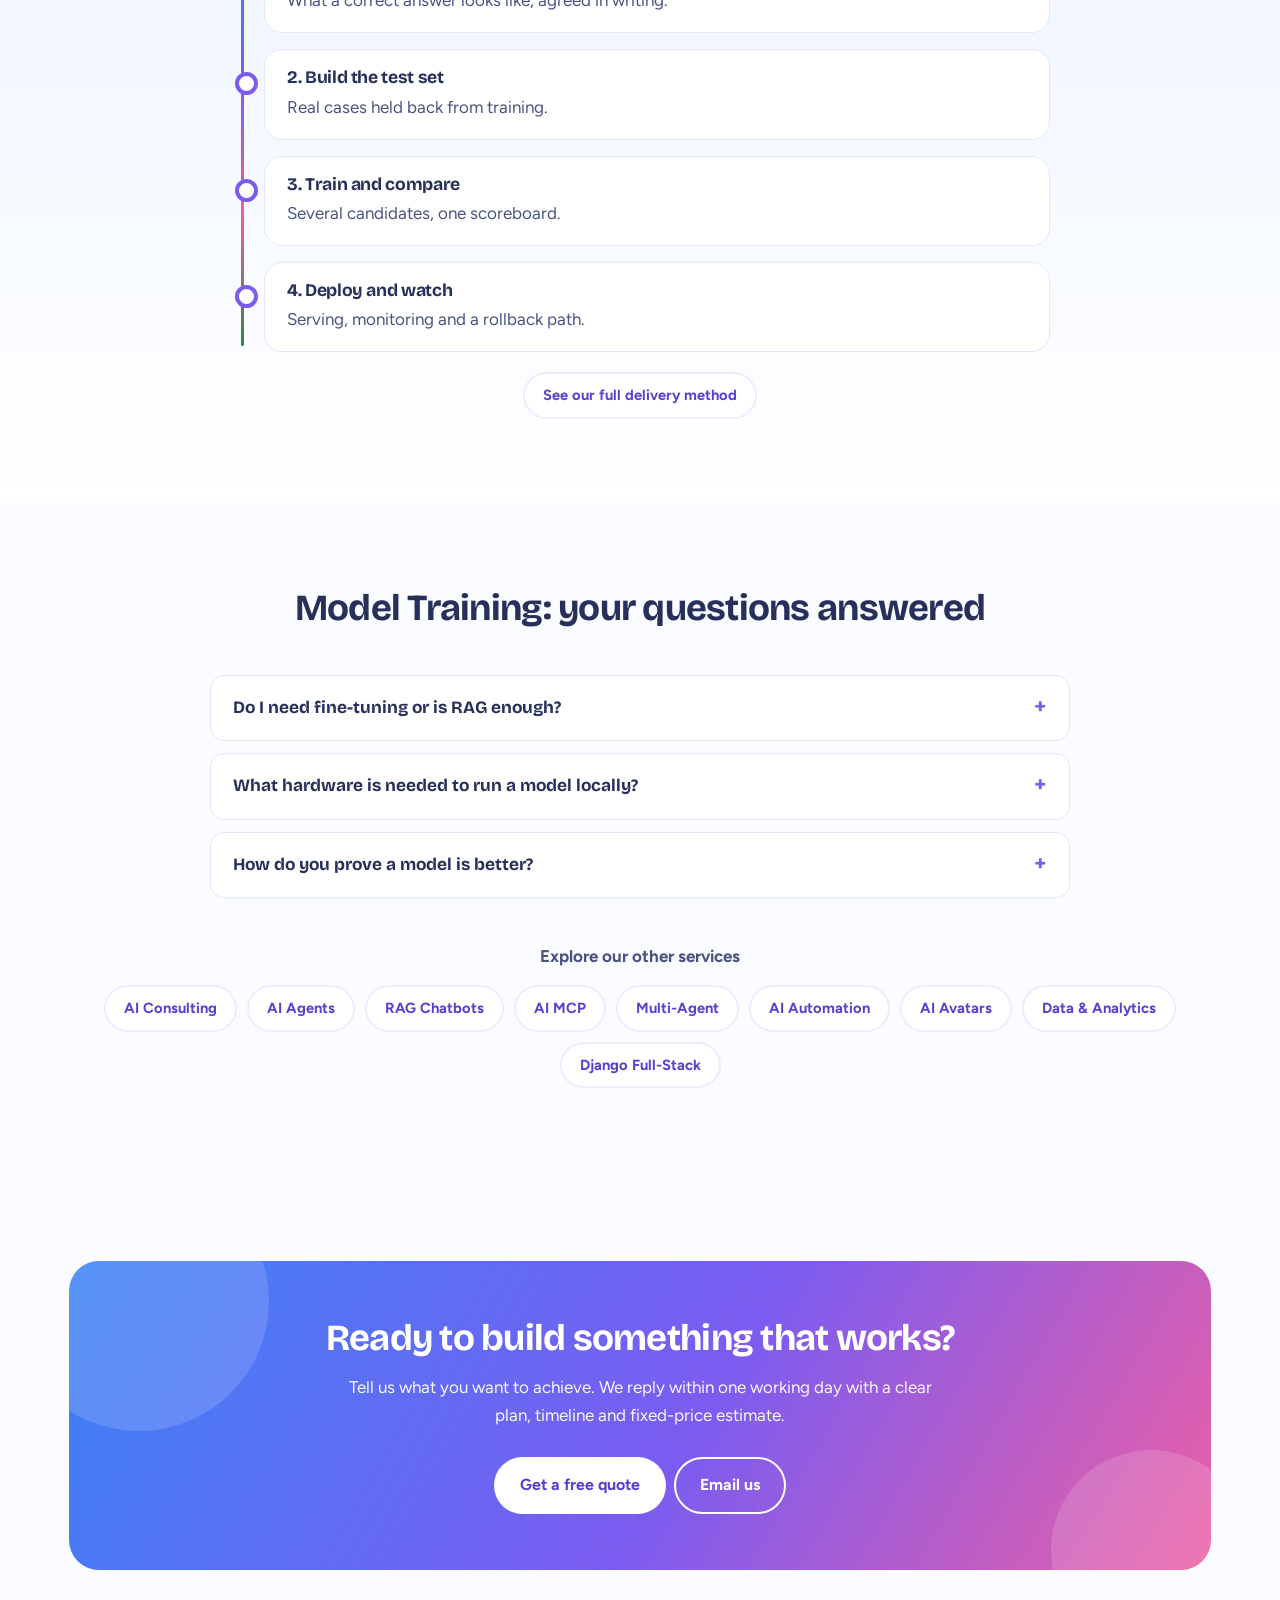
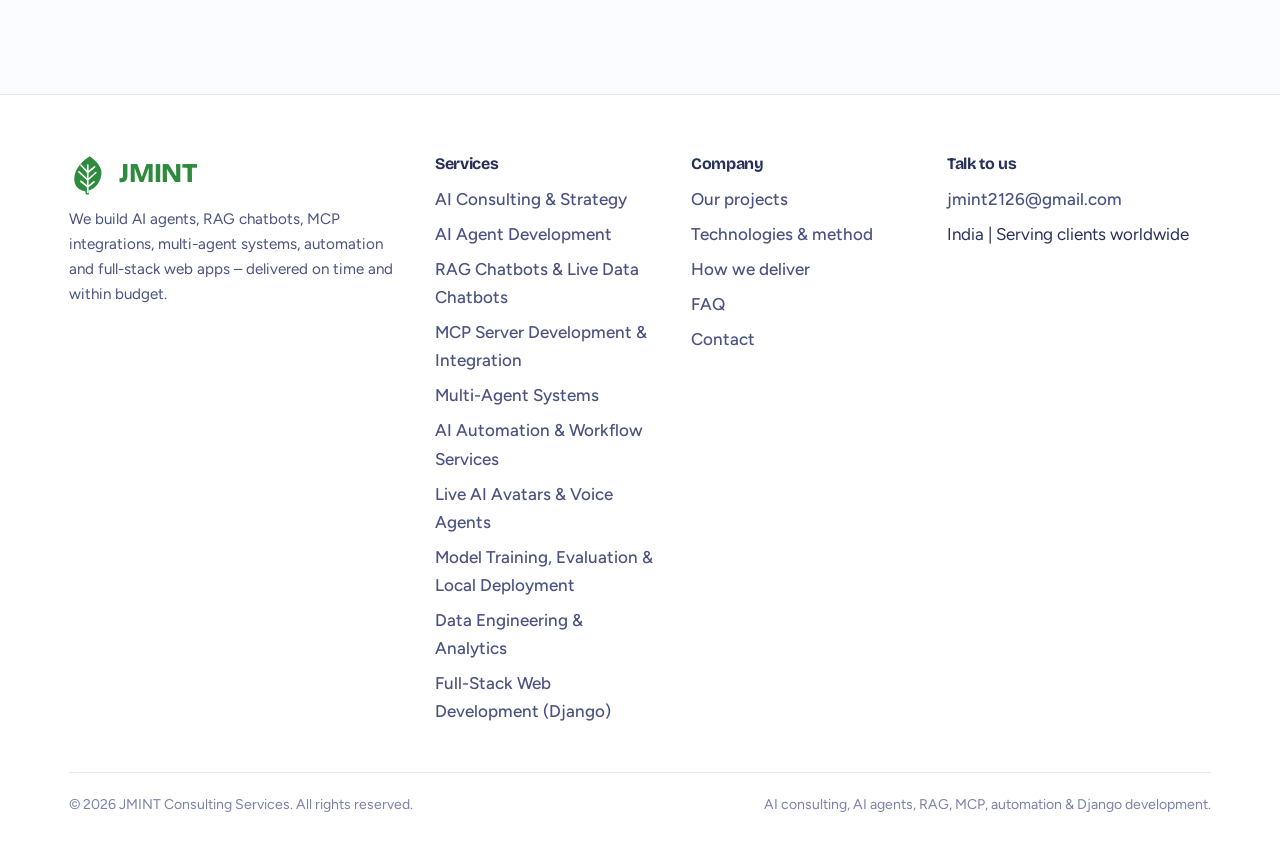
<file: ml-model-training-deployment.html>
<!DOCTYPE html><html lang="en"><head><meta charset="utf-8">
<meta name="viewport" content="width=device-width,initial-scale=1">
<title>LLM Fine-Tuning, Model Evaluation &amp; Private Deployment Services – JMINT</title>
<meta name="description" content="Fine-tune open models on your data, measure them with proper evaluation suites and deploy them on your own servers or laptops. LoRA, vLLM, Ollama, MLOps.">
<meta name="keywords" content="LLM fine-tuning, model evaluation, local LLM deployment, private LLM, LoRA QLoRA, MLOps services">
<meta name="robots" content="index,follow,max-image-preview:large">
<link rel="canonical" href="https://YOUR-USERNAME.github.io/YOUR-REPO/ml-model-training-deployment.html">
<meta property="og:type" content="website"><meta property="og:title" content="LLM Fine-Tuning, Model Evaluation &amp; Private Deployment Services – JMINT"><meta property="og:description" content="Fine-tune open models on your data, measure them with proper evaluation suites and deploy them on your own servers or laptops. LoRA, vLLM, Ollama, MLOps."><meta property="og:url" content="https://YOUR-USERNAME.github.io/YOUR-REPO/ml-model-training-deployment.html"><meta property="og:site_name" content="JMINT Consulting Services">
<meta name="twitter:card" content="summary"><meta name="theme-color" content="#2e8b3d">
<link rel="icon" href="assets/favicon.svg" type="image/svg+xml">
<link rel="preconnect" href="https://fonts.googleapis.com"><link rel="preconnect" href="https://fonts.gstatic.com" crossorigin>
<link href="https://fonts.googleapis.com/css2?family=Bricolage+Grotesque:opsz,wght@12..96,500;12..96,700;12..96,800&family=Figtree:wght@400;500;600;700&display=swap" rel="stylesheet">
<link rel="stylesheet" href="css/style.css"><link rel="stylesheet" href="css/extras.css">
<script type="application/ld+json">{"@context": "https://schema.org", "@type": "Service", "name": "Model Training, Evaluation & Local Deployment", "serviceType": "Model Training", "description": "Fine-tune open models on your data, measure them with proper evaluation suites and deploy them on your own servers or laptops. LoRA, vLLM, Ollama, MLOps.", "url": "https://YOUR-USERNAME.github.io/YOUR-REPO/ml-model-training-deployment.html", "areaServed": "Worldwide", "provider": {"@id": "https://YOUR-USERNAME.github.io/YOUR-REPO/#org"}, "hasOfferCatalog": {"@type": "OfferCatalog", "name": "Model Training, Evaluation & Local Deployment", "itemListElement": [{"@type": "Offer", "itemOffered": {"@type": "Service", "name": "Fine-Tuning with LoRA & QLoRA", "description": "Adapt open models such as Llama, Mistral, Qwen or Gemma to your terminology, format and tasks on modest GPU budgets."}}, {"@type": "Offer", "itemOffered": {"@type": "Service", "name": "Model Evaluation & Benchmarking", "description": "Test sets built from your own cases, automated scoring, human review and side-by-side comparison of candidate models."}}, {"@type": "Offer", "itemOffered": {"@type": "Service", "name": "Local & On-Premise Deployment", "description": "Serve models on your servers, a private cloud or a workstation so sensitive data never reaches a third party."}}, {"@type": "Offer", "itemOffered": {"@type": "Service", "name": "Quantisation & Performance Tuning", "description": "Shrink models and speed up inference so a good answer costs fractions of a rupee and fits the hardware you own."}}, {"@type": "Offer", "itemOffered": {"@type": "Service", "name": "Classical ML & Predictive Models", "description": "Churn, pricing, fraud and demand models with scikit-learn, XGBoost and PyTorch when a smaller model is the better tool."}}, {"@type": "Offer", "itemOffered": {"@type": "Service", "name": "MLOps, Monitoring & Drift Checks", "description": "Versioned models, automated retraining and alerts when quality slips after launch."}}]}}</script><script type="application/ld+json">{"@context": "https://schema.org", "@type": "FAQPage", "mainEntity": [{"@type": "Question", "name": "Do I need fine-tuning or is RAG enough?", "acceptedAnswer": {"@type": "Answer", "text": "Start with retrieval and good prompts. Fine-tune when you need a fixed output style, domain vocabulary or lower cost at high volume. We run a small comparison first so you do not pay for training you do not need."}}, {"@type": "Question", "name": "What hardware is needed to run a model locally?", "acceptedAnswer": {"@type": "Answer", "text": "A 7 to 8 billion parameter model runs well on a single 16 to 24 GB GPU once quantised. Larger models need more memory. We size this during the audit."}}, {"@type": "Question", "name": "How do you prove a model is better?", "acceptedAnswer": {"@type": "Answer", "text": "With a test set built from your real cases that stays untouched during training, scored automatically and checked by a person on a sample."}}]}</script><script type="application/ld+json">{"@context": "https://schema.org", "@type": "BreadcrumbList", "itemListElement": [{"@type": "ListItem", "position": 1, "name": "Home", "item": "https://YOUR-USERNAME.github.io/YOUR-REPO/"}, {"@type": "ListItem", "position": 2, "name": "Model Training, Evaluation & Local Deployment", "item": "https://YOUR-USERNAME.github.io/YOUR-REPO/ml-model-training-deployment.html"}]}</script></head><body><header class="site-header"><div class="wrap nav"><a class="brand" href="index.html" aria-label="JMINT Consulting Services home"><svg viewBox="0 0 64 64" aria-hidden="true"><path d="M33 2C16 13 6 28 9 44c2 8 9 13 17 14l1 5h5l-1-6c13-4 21-16 21-30C52 20 44 9 33 2z" fill="#2e8b3d"/><path d="M30 60V16M30 28l-11-12M30 28l11-9M30 40l-14-13M30 40l13-12M30 51l-11-9M30 51l10-8" stroke="#fff" stroke-width="2.6" stroke-linecap="round" fill="none"/></svg><span><b>JMINT</b></span></a>
<button class="burger" aria-label="Open menu" aria-expanded="false"><svg viewBox="0 0 24 24" fill="none" stroke="currentColor" stroke-width="2" stroke-linecap="round" stroke-linejoin="round" aria-hidden="true" ><path d="M4 7h16M4 12h16M4 17h16"/></svg></button>
<ul class="menu">
<li><a class="top" href="index.html">Home</a></li>
<li class="has-dd"><button class="top" aria-haspopup="true" aria-expanded="false">Services &#9662;</button><ul class="dd"><li><a href="ai-consulting.html"><i><svg viewBox="0 0 24 24" fill="none" stroke="currentColor" stroke-width="2" stroke-linecap="round" stroke-linejoin="round" aria-hidden="true" ><circle cx="12" cy="12" r="9"/><path d="M15.5 8.5l-2 5-5 2 2-5z"/></svg></i>AI Consulting &amp; Strategy</a></li><li><a href="ai-agent-development.html"><i><svg viewBox="0 0 24 24" fill="none" stroke="currentColor" stroke-width="2" stroke-linecap="round" stroke-linejoin="round" aria-hidden="true" ><rect x="4" y="8" width="16" height="11" rx="3"/><path d="M12 8V4M9 13.5h.01M15 13.5h.01M9.5 16.5h5"/></svg></i>AI Agent Development</a></li><li><a href="rag-chatbot-development.html"><i><svg viewBox="0 0 24 24" fill="none" stroke="currentColor" stroke-width="2" stroke-linecap="round" stroke-linejoin="round" aria-hidden="true" ><path d="M21 12a8 8 0 0 1-11.5 7.2L3 21l1.8-5.5A8 8 0 1 1 21 12z"/></svg></i>RAG Chatbots &amp; Live Data Chatbots</a></li><li><a href="mcp-server-development.html"><i><svg viewBox="0 0 24 24" fill="none" stroke="currentColor" stroke-width="2" stroke-linecap="round" stroke-linejoin="round" aria-hidden="true" ><path d="M9 2v6M15 2v6M7 8h10v4a5 5 0 0 1-10 0zM12 17v5"/></svg></i>MCP Server Development &amp; Integration</a></li><li><a href="multi-agent-systems.html"><i><svg viewBox="0 0 24 24" fill="none" stroke="currentColor" stroke-width="2" stroke-linecap="round" stroke-linejoin="round" aria-hidden="true" ><path d="M12 3l9 5-9 5-9-5z"/><path d="M3 13l9 5 9-5"/></svg></i>Multi-Agent Systems</a></li><li><a href="ai-automation-services.html"><i><svg viewBox="0 0 24 24" fill="none" stroke="currentColor" stroke-width="2" stroke-linecap="round" stroke-linejoin="round" aria-hidden="true" ><path d="M13 2L4 14h7l-1 8 9-12h-7z"/></svg></i>AI Automation &amp; Workflow Services</a></li><li><a href="ai-avatar-voice-agents.html"><i><svg viewBox="0 0 24 24" fill="none" stroke="currentColor" stroke-width="2" stroke-linecap="round" stroke-linejoin="round" aria-hidden="true" ><rect x="9" y="3" width="6" height="12" rx="3"/><path d="M5 11a7 7 0 0 0 14 0M12 18v3"/></svg></i>Live AI Avatars &amp; Voice Agents</a></li><li><a href="ml-model-training-deployment.html"><i><svg viewBox="0 0 24 24" fill="none" stroke="currentColor" stroke-width="2" stroke-linecap="round" stroke-linejoin="round" aria-hidden="true" ><rect x="6" y="6" width="12" height="12" rx="2"/><path d="M9 2v4M15 2v4M9 18v4M15 18v4M2 9h4M2 15h4M18 9h4M18 15h4"/></svg></i>Model Training, Evaluation &amp; Local Deployment</a></li><li><a href="data-engineering-analytics.html"><i><svg viewBox="0 0 24 24" fill="none" stroke="currentColor" stroke-width="2" stroke-linecap="round" stroke-linejoin="round" aria-hidden="true" ><path d="M3 3v18h18M7 15l4-4 3 3 5-6"/></svg></i>Data Engineering &amp; Analytics</a></li><li><a href="django-fullstack-development.html"><i><svg viewBox="0 0 24 24" fill="none" stroke="currentColor" stroke-width="2" stroke-linecap="round" stroke-linejoin="round" aria-hidden="true" ><path d="M16 18l6-6-6-6M8 6l-6 6 6 6"/></svg></i>Full-Stack Web Development (Django)</a></li></ul></li>
<li><a class="top" href="projects.html">Projects</a></li>
<li><a class="top" href="technologies.html">Technologies</a></li>
<li><a class="top" href="index.html#process">How we work</a></li>
<li><a class="top" href="contact.html">Contact</a></li>
<li><a class="btn btn-primary btn-sm" href="contact.html">Get a free quote</a></li>
</ul></div></header><main><section class="hero page-hero"><canvas id="net"></canvas><div class="wrap"><div>
<div class="crumbs"><a href="index.html">Home</a> / Model Training, Evaluation &amp; Local Deployment</div>
<h1>Train it, test it properly, and run it on hardware you control</h1><p class="lead">Sometimes an API is not the answer: the data cannot leave your building, the bill grows with every call, or a general model keeps missing your vocabulary. We train and evaluate task-specific models and deploy them privately.</p>
<div class="hero-cta"><a class="btn btn-primary" href="contact.html">Get a free quote</a><a class="btn btn-ghost" href="#projects">See project examples</a></div>
<ul class="assure"><li>Fixed price</li><li>On-time delivery</li><li>Weekly demos</li></ul></div><div class="viz v-curve"><div class="vbg"></div><div class="vcore"><svg viewBox="0 0 24 24" fill="none" stroke="currentColor" stroke-width="2" stroke-linecap="round" stroke-linejoin="round" aria-hidden="true" ><rect x="6" y="6" width="12" height="12" rx="2"/><path d="M9 2v4M15 2v4M9 18v4M15 18v4M2 9h4M2 15h4M18 9h4M18 15h4"/></svg></div><a class="node" href="#sub-0" style="--x:12.0%;--y:18.0%;--k:0" title="Jump to Fine-tuning"><span>Fine-tuning</span></a><a class="node" href="#sub-1" style="--x:27.0%;--y:50.8%;--k:1" title="Jump to Evaluation"><span>Evaluation</span></a><a class="node" href="#sub-2" style="--x:42.0%;--y:67.0%;--k:2" title="Jump to Local LLM"><span>Local LLM</span></a><a class="node" href="#sub-3" style="--x:57.0%;--y:75.1%;--k:3" title="Jump to Quantisation"><span>Quantisation</span></a><a class="node" href="#sub-4" style="--x:72.0%;--y:79.1%;--k:4" title="Jump to Monitoring"><span>Monitoring</span></a><a class="node" href="#sub-5" style="--x:87.0%;--y:81.1%;--k:5" title="Jump to Cost review"><span>Cost review</span></a><div class="hint">Tap any bubble to jump to that service</div></div></div></section>

<section><div class="wrap"><div class="split"><div class="rv"><h2>What is model training?</h2><p style="margin-top:14px">Model work has three parts that are often confused. Training adapts a model to your data. Evaluation proves whether it actually got better. Deployment keeps it fast, cheap and monitored once real users arrive. We treat evaluation as the centre of the project, because a model nobody can measure is a model nobody can trust.</p><div class="tags"><span class="tag">LLM fine-tuning</span><span class="tag">model evaluation</span><span class="tag">local LLM deployment</span><span class="tag">private LLM</span><span class="tag">LoRA QLoRA</span><span class="tag">MLOps services</span></div></div>
<div class="rv"><ul class="checks"><li><b>Delivered on time:</b> milestone plan, early prototype and weekly demos.</li><li><b>Budget-friendly:</b> fixed pricing and cost-efficient AI model choices.</li><li><b>Genuine expertise:</b> we have already built and shipped solutions like these.</li><li><b>Secure and private:</b> access control, encryption and private hosting options.</li><li><b>Support included:</b> training, documentation and post-launch help.</li></ul></div></div></div></section>

<section class="tint-violet"><div class="wrap"><div class="sec-head rv"><h2>Model Training, Evaluation &amp; Local Deployment: what we offer</h2><p>Choose a single sub-service or combine several into one complete solution.</p></div><div class="grid g3"><div id="sub-0" class="card rv c-violet"><div class="ico"><svg viewBox="0 0 24 24" fill="none" stroke="currentColor" stroke-width="2" stroke-linecap="round" stroke-linejoin="round" aria-hidden="true" ><path d="M12 3l1.9 5.1L19 10l-5.1 1.9L12 17l-1.9-5.1L5 10l5.1-1.9zM19 16l.8 2.2L22 19l-2.2.8L19 22l-.8-2.2L16 19l2.2-.8z"/></svg></div><h3>Fine-Tuning with LoRA &amp; QLoRA</h3><p>Adapt open models such as Llama, Mistral, Qwen or Gemma to your terminology, format and tasks on modest GPU budgets.</p><ul><li>Dataset cleaning and labelling</li><li>Parameter-efficient training</li><li>Experiment tracking</li></ul></div><div id="sub-1" class="card rv c-violet"><div class="ico"><svg viewBox="0 0 24 24" fill="none" stroke="currentColor" stroke-width="2" stroke-linecap="round" stroke-linejoin="round" aria-hidden="true" ><path d="M12 3v18M5 7h14M5 7l-3 7a3 3 0 0 0 6 0zM19 7l-3 7a3 3 0 0 0 6 0z"/></svg></div><h3>Model Evaluation &amp; Benchmarking</h3><p>Test sets built from your own cases, automated scoring, human review and side-by-side comparison of candidate models.</p><ul><li>Golden question sets</li><li>LLM-as-judge with spot checks</li><li>Regression tests per release</li></ul></div><div id="sub-2" class="card rv c-pink"><div class="ico"><svg viewBox="0 0 24 24" fill="none" stroke="currentColor" stroke-width="2" stroke-linecap="round" stroke-linejoin="round" aria-hidden="true" ><path d="M12 3l8 3v6c0 5-3.5 8-8 9-4.5-1-8-4-8-9V6z"/><path d="M9 12l2 2 4-4"/></svg></div><h3>Local &amp; On-Premise Deployment</h3><p>Serve models on your servers, a private cloud or a workstation so sensitive data never reaches a third party.</p><ul><li>vLLM, Ollama, llama.cpp</li><li>Docker and Kubernetes</li><li>Air-gapped installs</li></ul></div><div id="sub-3" class="card rv c-green"><div class="ico"><svg viewBox="0 0 24 24" fill="none" stroke="currentColor" stroke-width="2" stroke-linecap="round" stroke-linejoin="round" aria-hidden="true" ><path d="M13 2L4 14h7l-1 8 9-12h-7z"/></svg></div><h3>Quantisation &amp; Performance Tuning</h3><p>Shrink models and speed up inference so a good answer costs fractions of a rupee and fits the hardware you own.</p><ul><li>GGUF, AWQ, GPTQ</li><li>Batching and caching</li><li>Latency and throughput report</li></ul></div><div id="sub-4" class="card rv c-violet"><div class="ico"><svg viewBox="0 0 24 24" fill="none" stroke="currentColor" stroke-width="2" stroke-linecap="round" stroke-linejoin="round" aria-hidden="true" ><path d="M3 3v18h18M7 15l4-4 3 3 5-6"/></svg></div><h3>Classical ML &amp; Predictive Models</h3><p>Churn, pricing, fraud and demand models with scikit-learn, XGBoost and PyTorch when a smaller model is the better tool.</p><ul><li>Feature engineering</li><li>Cross-validation</li><li>Explainability reports</li></ul></div><div id="sub-5" class="card rv c-violet"><div class="ico"><svg viewBox="0 0 24 24" fill="none" stroke="currentColor" stroke-width="2" stroke-linecap="round" stroke-linejoin="round" aria-hidden="true" ><circle cx="12" cy="12" r="3"/><path d="M12 2v3M12 19v3M4.2 4.2l2.1 2.1M17.7 17.7l2.1 2.1M2 12h3M19 12h3M4.2 19.8l2.1-2.1M17.7 6.3l2.1-2.1"/></svg></div><h3>MLOps, Monitoring &amp; Drift Checks</h3><p>Versioned models, automated retraining and alerts when quality slips after launch.</p><ul><li>MLflow and DVC</li><li>Drift and quality alerts</li><li>Rollback plan</li></ul></div></div></div></section>

<section id="projects"><div class="wrap"><div class="sec-head center rv"><h2>Model Training projects we have delivered</h2><p>A look at how we solved real problems in this area.</p></div><article class="proj rv" data-cat="ml-model-training-deployment" id="ft-legal"><div class="mock" role="img" aria-label="Animated training curve"><div class="dots"><i></i><i></i><i></i></div><svg class="curve" viewBox="0 0 300 150"><path d="M10 20 C60 30 70 110 130 120 S230 130 290 128" stroke="#7c5cf0" stroke-width="3" fill="none"/><path d="M10 40 C60 52 80 100 140 108 S230 112 290 110" stroke="#2e8b3d" stroke-width="3" fill="none" style="animation-delay:.4s"/></svg><div class="insight">Training loss vs Validation</div></div>
<div><h3>Domain-Tuned Model for Contract Clause Extraction</h3><div class="tags"><span class="tag">LoRA</span><span class="tag">Llama</span><span class="tag">Evaluation</span></div>
<dl><dt>The challenge</dt><dd>A general model kept paraphrasing clauses instead of quoting them, and the legal team could not rely on the output.</dd><dt>What we built</dt><dd>We built 2,000 labelled clause examples, fine-tuned an open model with LoRA and measured exact-match accuracy against the original model on a held-out set.</dd><dt>The outcome</dt><dd>Extraction became consistent enough to use as a first pass, with the evaluation report showing exactly where lawyers still need to look.</dd></dl></div></article><article class="proj rv" data-cat="ml-model-training-deployment" id="eval-harness"><div class="mock" role="img" aria-label="Animated model evaluation scores"><div class="dots"><i></i><i></i><i></i></div><div class="evalrows"><div>Model A<b style="--w:92%;animation-delay:0.0s"></b></div><div>Model B<b style="--w:78%;animation-delay:0.3s"></b></div><div>Model C<b style="--w:64%;animation-delay:0.6s"></b></div></div><div class="insight">Best model selected on accuracy and cost</div></div>
<div><h3>Model Evaluation Harness for a Customer-Support Assistant</h3><div class="tags"><span class="tag">Evals</span><span class="tag">Regression tests</span><span class="tag">LLM-as-judge</span></div>
<dl><dt>The challenge</dt><dd>Every prompt change felt like a gamble because nobody knew whether answers had improved or quietly got worse.</dd><dt>What we built</dt><dd>We turned 400 real tickets into a scored test suite that runs on every change and compares models on accuracy, tone, refusal behaviour and cost per answer.</dd><dt>The outcome</dt><dd>Releases now ship with a one-page comparison, and the team picked a cheaper model after the numbers showed no quality loss.</dd></dl></div></article><article class="proj rv" data-cat="ml-model-training-deployment" id="local-llm"><div class="mock" role="img" aria-label="Animated workflow diagram"><div class="dots"><i></i><i></i><i></i></div><svg class="flow" viewBox="0 0 460 190"><path d="M102 95 L126 67" stroke="#cdd6f5" stroke-width="2" stroke-dasharray="5 5" fill="none"/><circle r="5" fill="#3b82f6"><animateMotion dur="2.4s" begin="0.0s" repeatCount="indefinite" path="M102 95 L126 67"/></circle><path d="M102 95 L126 123" stroke="#cdd6f5" stroke-width="2" stroke-dasharray="5 5" fill="none"/><circle r="5" fill="#7c5cf0"><animateMotion dur="2.4s" begin="0.4s" repeatCount="indefinite" path="M102 95 L126 123"/></circle><path d="M218 67 L242 95" stroke="#cdd6f5" stroke-width="2" stroke-dasharray="5 5" fill="none"/><circle r="5" fill="#ec5fa5"><animateMotion dur="2.4s" begin="0.8s" repeatCount="indefinite" path="M218 67 L242 95"/></circle><path d="M218 123 L242 95" stroke="#cdd6f5" stroke-width="2" stroke-dasharray="5 5" fill="none"/><circle r="5" fill="#2e8b3d"><animateMotion dur="2.4s" begin="1.2s" repeatCount="indefinite" path="M218 123 L242 95"/></circle><path d="M334 95 L358 95" stroke="#cdd6f5" stroke-width="2" stroke-dasharray="5 5" fill="none"/><circle r="5" fill="#3b82f6"><animateMotion dur="2.4s" begin="1.6s" repeatCount="indefinite" path="M334 95 L358 95"/></circle><rect x="10" y="78" width="92" height="34" rx="10" fill="#fff" stroke="#3b82f6" stroke-width="2"/><text x="56" y="99" text-anchor="middle" font-size="12" font-weight="700" fill="#27305a" font-family="Figtree,sans-serif">Staff PC</text><rect x="126" y="50" width="92" height="34" rx="10" fill="#fff" stroke="#7c5cf0" stroke-width="2"/><text x="172" y="71" text-anchor="middle" font-size="12" font-weight="700" fill="#27305a" font-family="Figtree,sans-serif">Gateway</text><rect x="126" y="106" width="92" height="34" rx="10" fill="#fff" stroke="#ec5fa5" stroke-width="2"/><text x="172" y="127" text-anchor="middle" font-size="12" font-weight="700" fill="#27305a" font-family="Figtree,sans-serif">Audit log</text><rect x="242" y="78" width="92" height="34" rx="10" fill="#fff" stroke="#ec5fa5" stroke-width="2"/><text x="288" y="99" text-anchor="middle" font-size="12" font-weight="700" fill="#27305a" font-family="Figtree,sans-serif">Local GPU model</text><rect x="358" y="78" width="92" height="34" rx="10" fill="#fff" stroke="#2e8b3d" stroke-width="2"/><text x="404" y="99" text-anchor="middle" font-size="12" font-weight="700" fill="#27305a" font-family="Figtree,sans-serif">Answer</text></svg></div>
<div><h3>Private On-Premise LLM for a Healthcare Back Office</h3><div class="tags"><span class="tag">vLLM</span><span class="tag">Docker</span><span class="tag">Quantisation</span></div>
<dl><dt>The challenge</dt><dd>Patient-related documents could not be sent to an external API, which blocked every AI idea the hospital had.</dd><dt>What we built</dt><dd>A quantised open model runs on a single on-site GPU server behind an authenticated gateway with full request logging and role-based access.</dd><dt>The outcome</dt><dd>Staff summarise and search records without data leaving the premises, and running cost no longer grows with usage.</dd></dl></div></article></div></section>

<section id="tech"><div class="wrap"><div class="sec-head center rv"><h2>Technology we use for model training</h2><p>Tools chosen per project, never by habit. <a href="technologies.html">View the complete stack</a>.</p></div><div class="tags rv" style="justify-content:center"><a class="tag" href="technologies.html#cat-5" style="text-decoration:none">PyTorch</a><a class="tag" href="technologies.html#cat-5" style="text-decoration:none">TensorFlow</a><a class="tag" href="technologies.html#cat-5" style="text-decoration:none">scikit-learn</a><a class="tag" href="technologies.html#cat-5" style="text-decoration:none">XGBoost</a><a class="tag" href="technologies.html#cat-5" style="text-decoration:none">LightGBM</a><a class="tag" href="technologies.html#cat-5" style="text-decoration:none">PEFT LoRA and QLoRA</a><a class="tag" href="technologies.html#cat-6" style="text-decoration:none">vLLM</a><a class="tag" href="technologies.html#cat-6" style="text-decoration:none">Ollama</a><a class="tag" href="technologies.html#cat-6" style="text-decoration:none">llama.cpp</a><a class="tag" href="technologies.html#cat-6" style="text-decoration:none">TGI</a><a class="tag" href="technologies.html#cat-6" style="text-decoration:none">Triton</a><a class="tag" href="technologies.html#cat-6" style="text-decoration:none">ONNX Runtime</a><a class="tag" href="technologies.html#cat-10" style="text-decoration:none">AWS</a><a class="tag" href="technologies.html#cat-10" style="text-decoration:none">Google Cloud</a><a class="tag" href="technologies.html#cat-10" style="text-decoration:none">Azure</a><a class="tag" href="technologies.html#cat-10" style="text-decoration:none">DigitalOcean</a><a class="tag" href="technologies.html#cat-10" style="text-decoration:none">Docker Compose</a><a class="tag" href="technologies.html#cat-10" style="text-decoration:none">GitHub Actions</a></div></div></section>

<section class="tint-blue" id="process"><div class="wrap"><div class="sec-head center rv"><h2>How we deliver your model training project</h2><p>The same six-step river for every project: clear requirements, fixed plan, early prototype and a safe launch.</p></div><div class="timeline"><div class="tl rv"><h3>1. Define success</h3><p>What a correct answer looks like, agreed in writing.</p></div><div class="tl rv"><h3>2. Build the test set</h3><p>Real cases held back from training.</p></div><div class="tl rv"><h3>3. Train and compare</h3><p>Several candidates, one scoreboard.</p></div><div class="tl rv"><h3>4. Deploy and watch</h3><p>Serving, monitoring and a rollback path.</p></div></div><p style="text-align:center;margin-top:20px" class="rv"><a class="btn btn-ghost btn-sm" href="technologies.html#method">See our full delivery method</a></p></div></section>

<section><div class="wrap"><div class="sec-head center rv"><h2>Model Training: your questions answered</h2></div><div class="faq"><details class="rv"><summary>Do I need fine-tuning or is RAG enough?</summary><p>Start with retrieval and good prompts. Fine-tune when you need a fixed output style, domain vocabulary or lower cost at high volume. We run a small comparison first so you do not pay for training you do not need.</p></details><details class="rv"><summary>What hardware is needed to run a model locally?</summary><p>A 7 to 8 billion parameter model runs well on a single 16 to 24 GB GPU once quantised. Larger models need more memory. We size this during the audit.</p></details><details class="rv"><summary>How do you prove a model is better?</summary><p>With a test set built from your real cases that stays untouched during training, scored automatically and checked by a person on a sample.</p></details></div>
<div style="text-align:center;margin-top:44px" class="rv"><p style="margin-bottom:10px"><b>Explore our other services</b></p><a class="btn btn-ghost btn-sm" href="ai-consulting.html" style="margin:5px">AI Consulting</a><a class="btn btn-ghost btn-sm" href="ai-agent-development.html" style="margin:5px">AI Agents</a><a class="btn btn-ghost btn-sm" href="rag-chatbot-development.html" style="margin:5px">RAG Chatbots</a><a class="btn btn-ghost btn-sm" href="mcp-server-development.html" style="margin:5px">AI MCP</a><a class="btn btn-ghost btn-sm" href="multi-agent-systems.html" style="margin:5px">Multi-Agent</a><a class="btn btn-ghost btn-sm" href="ai-automation-services.html" style="margin:5px">AI Automation</a><a class="btn btn-ghost btn-sm" href="ai-avatar-voice-agents.html" style="margin:5px">AI Avatars</a><a class="btn btn-ghost btn-sm" href="data-engineering-analytics.html" style="margin:5px">Data &amp; Analytics</a><a class="btn btn-ghost btn-sm" href="django-fullstack-development.html" style="margin:5px">Django Full-Stack</a></div></div></section>
<section><div class="wrap"><div class="cta rv"><h2>Ready to build something that works?</h2><p>Tell us what you want to achieve. We reply within one working day with a clear plan, timeline and fixed-price estimate.</p><a class="btn" href="contact.html">Get a free quote</a><a class="btn alt" href="mailto:jmint2126@gmail.com">Email us</a></div></div></section></main><footer><div class="wrap"><div class="foot">
<div><a class="brand" href="index.html" aria-label="JMINT Consulting Services home"><svg viewBox="0 0 64 64" aria-hidden="true"><path d="M33 2C16 13 6 28 9 44c2 8 9 13 17 14l1 5h5l-1-6c13-4 21-16 21-30C52 20 44 9 33 2z" fill="#2e8b3d"/><path d="M30 60V16M30 28l-11-12M30 28l11-9M30 40l-14-13M30 40l13-12M30 51l-11-9M30 51l10-8" stroke="#fff" stroke-width="2.6" stroke-linecap="round" fill="none"/></svg><span><b>JMINT</b></span></a><p>We build AI agents, RAG chatbots, MCP integrations, multi-agent systems, automation and full-stack web apps – delivered on time and within budget.</p></div>
<div><h4>Services</h4><ul><li><a href="ai-consulting.html">AI Consulting &amp; Strategy</a></li><li><a href="ai-agent-development.html">AI Agent Development</a></li><li><a href="rag-chatbot-development.html">RAG Chatbots &amp; Live Data Chatbots</a></li><li><a href="mcp-server-development.html">MCP Server Development &amp; Integration</a></li><li><a href="multi-agent-systems.html">Multi-Agent Systems</a></li><li><a href="ai-automation-services.html">AI Automation &amp; Workflow Services</a></li><li><a href="ai-avatar-voice-agents.html">Live AI Avatars &amp; Voice Agents</a></li><li><a href="ml-model-training-deployment.html">Model Training, Evaluation &amp; Local Deployment</a></li><li><a href="data-engineering-analytics.html">Data Engineering &amp; Analytics</a></li><li><a href="django-fullstack-development.html">Full-Stack Web Development (Django)</a></li></ul></div>
<div><h4>Company</h4><ul><li><a href="projects.html">Our projects</a></li><li><a href="technologies.html">Technologies &amp; method</a></li><li><a href="index.html#process">How we deliver</a></li><li><a href="index.html#faq">FAQ</a></li><li><a href="contact.html">Contact</a></li></ul></div>
<div><h4>Talk to us</h4><ul><li><a href="mailto:jmint2126@gmail.com">jmint2126@gmail.com</a></li>
    <!-- <li>+91 00000 00000</li> -->
    <li>India  |  Serving clients worldwide</li></ul></div>
</div><div class="copy"><span>&copy; 2026 JMINT Consulting Services. All rights reserved.</span><span>AI consulting, AI agents, RAG, MCP, automation &amp; Django development.</span></div></div></footer>
<script src="js/main.js"></script><script src="js/extras.js"></script></body></html>
</file>
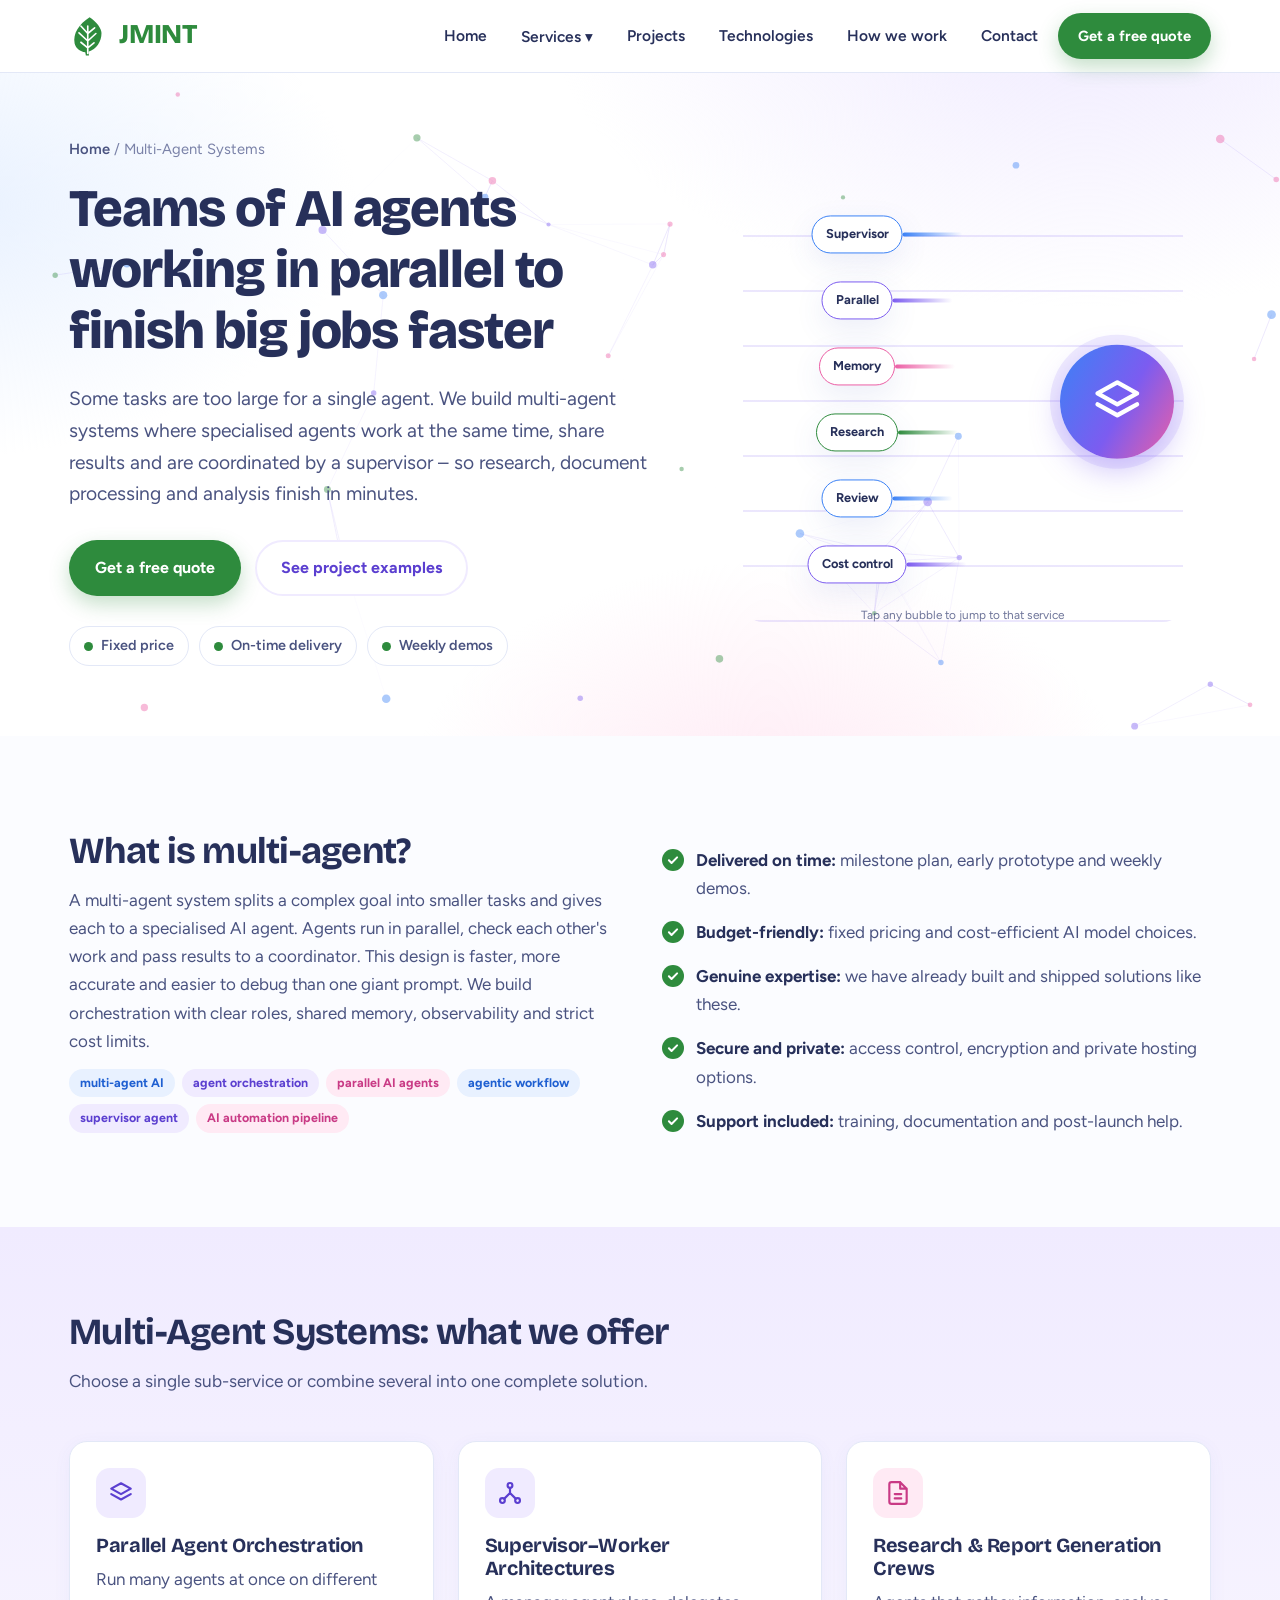
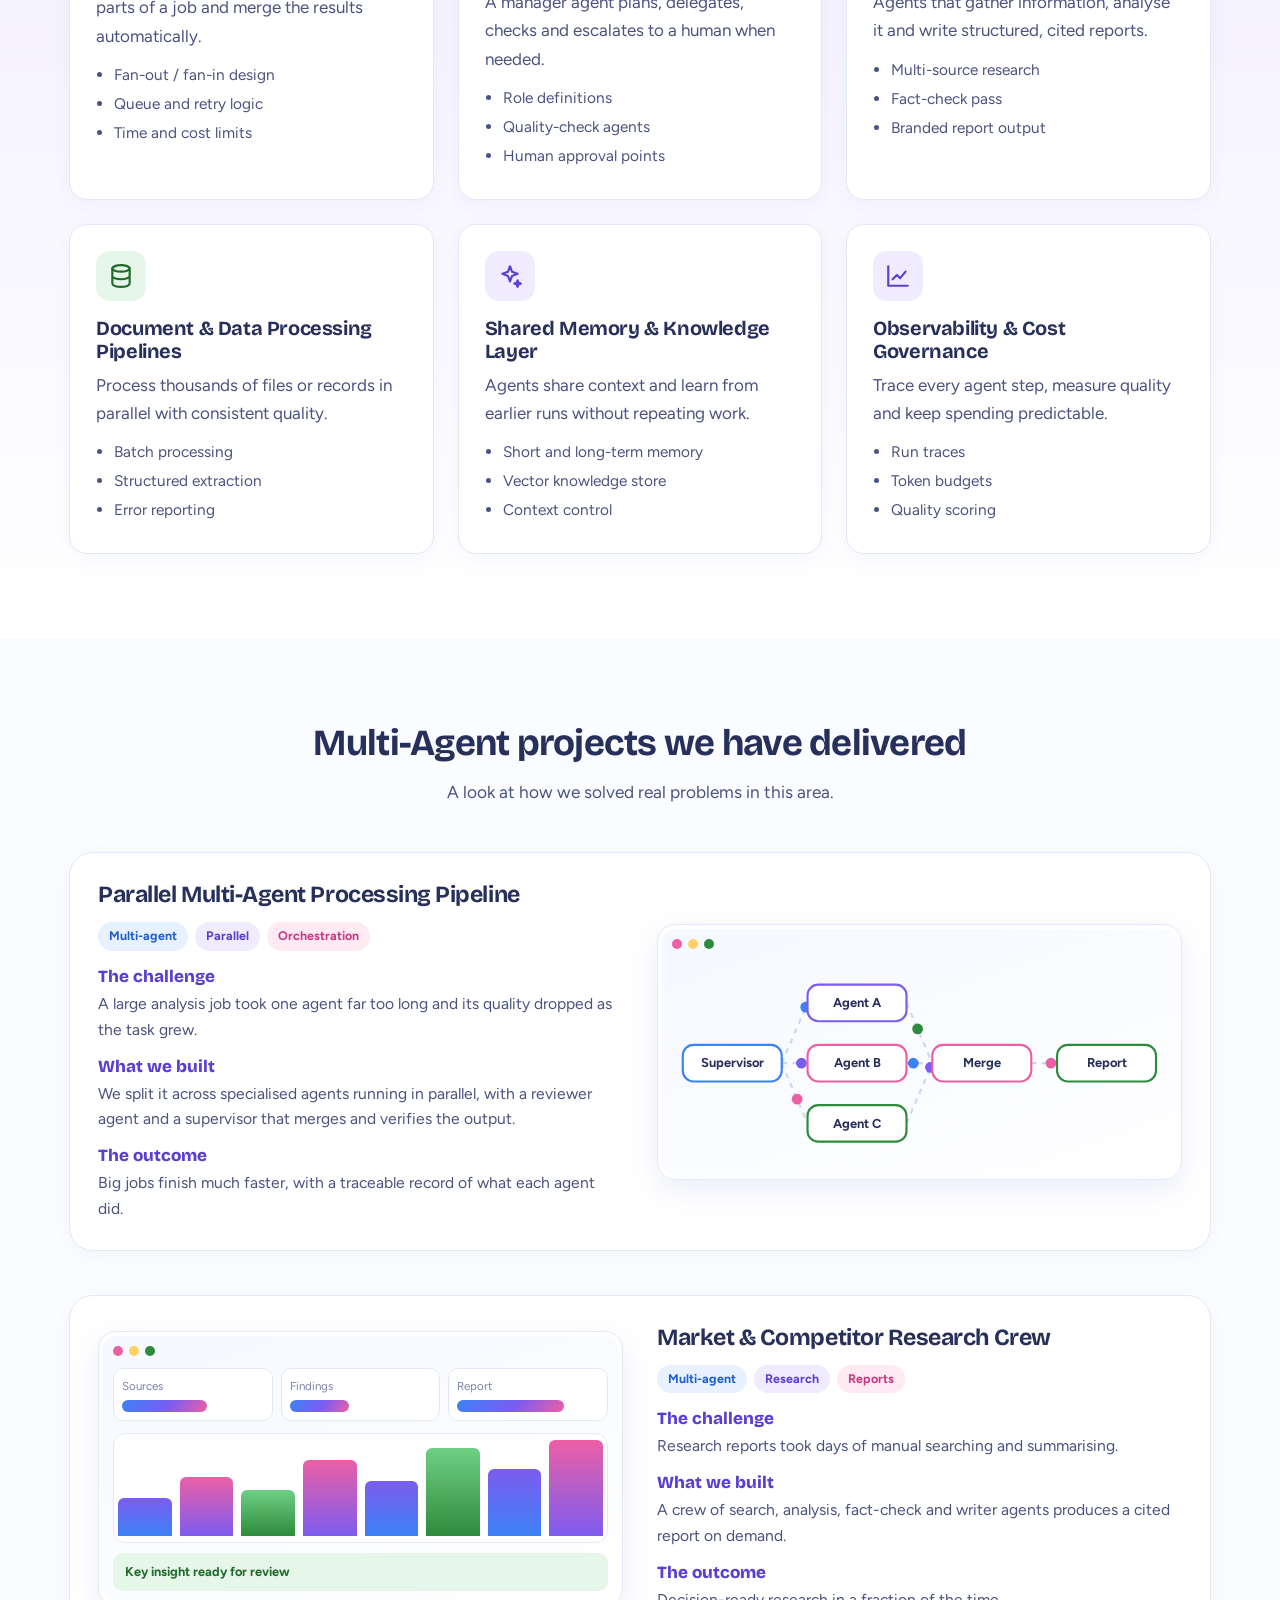
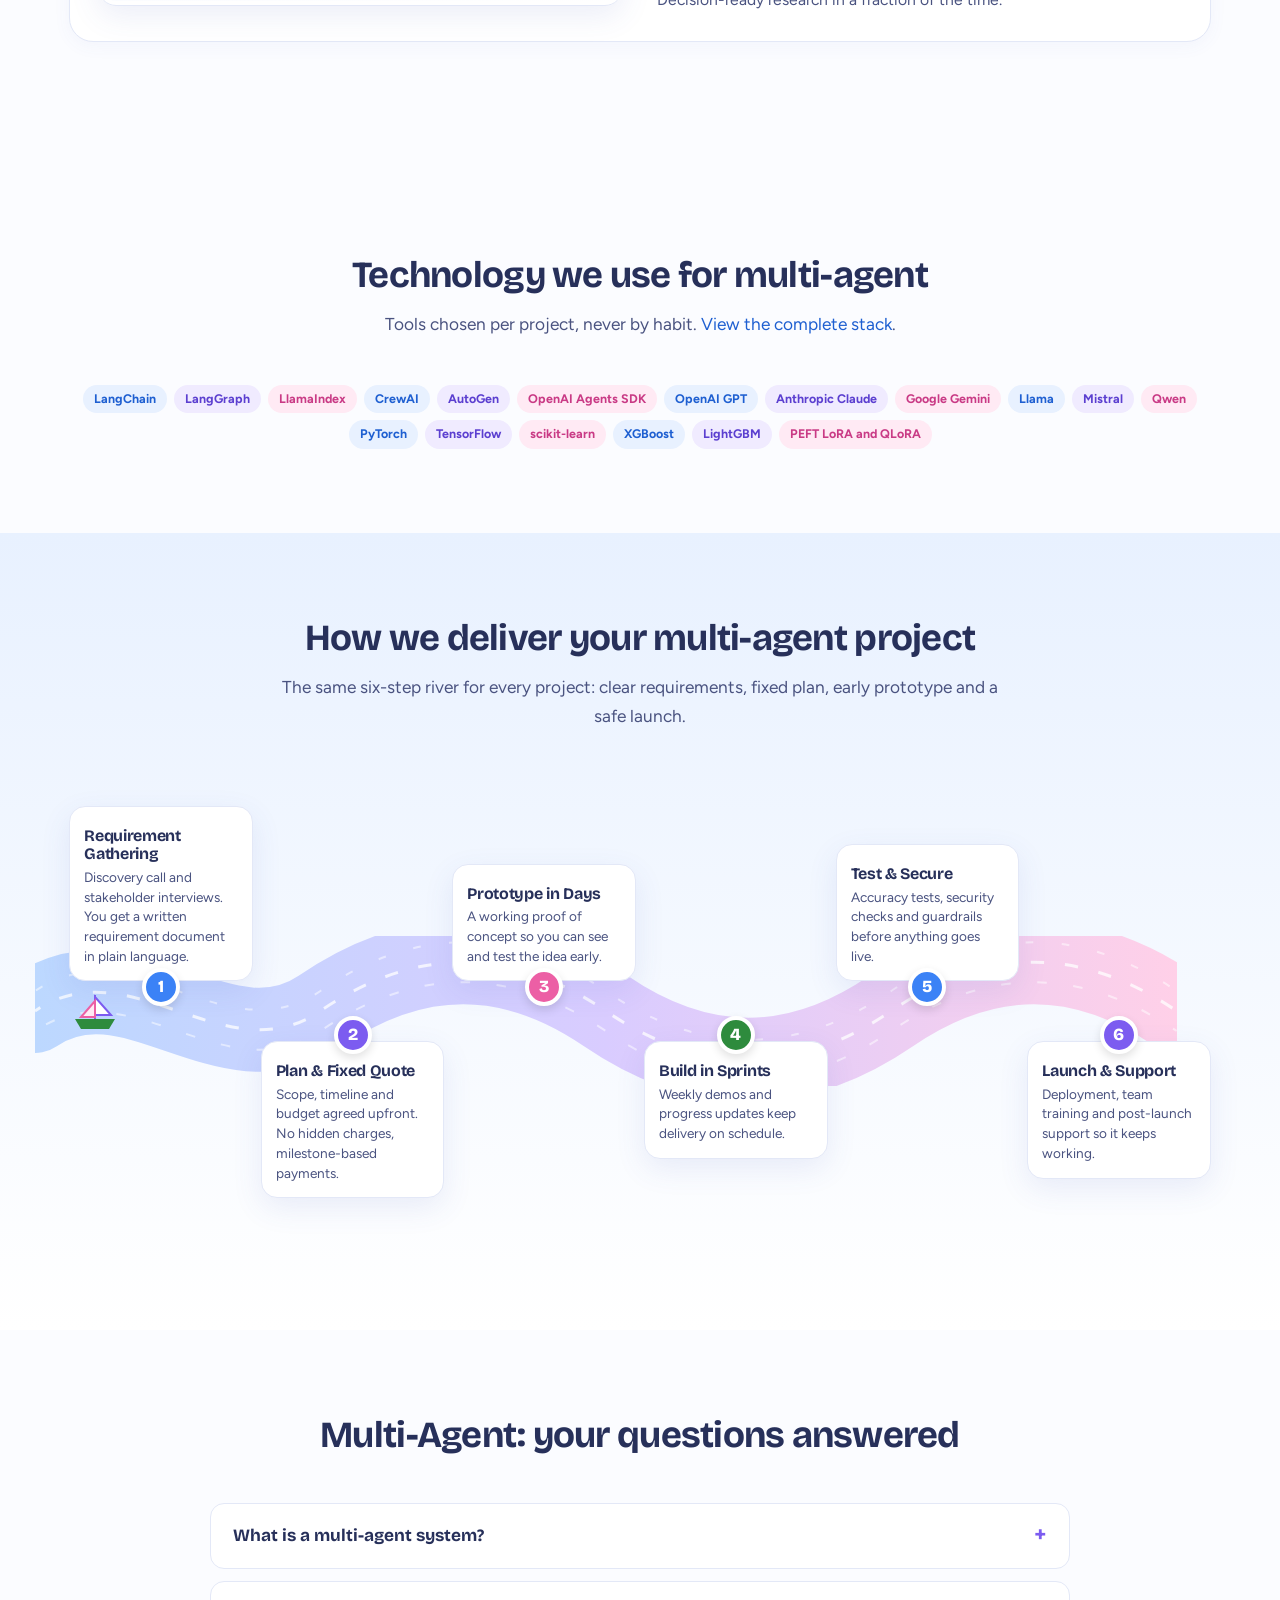
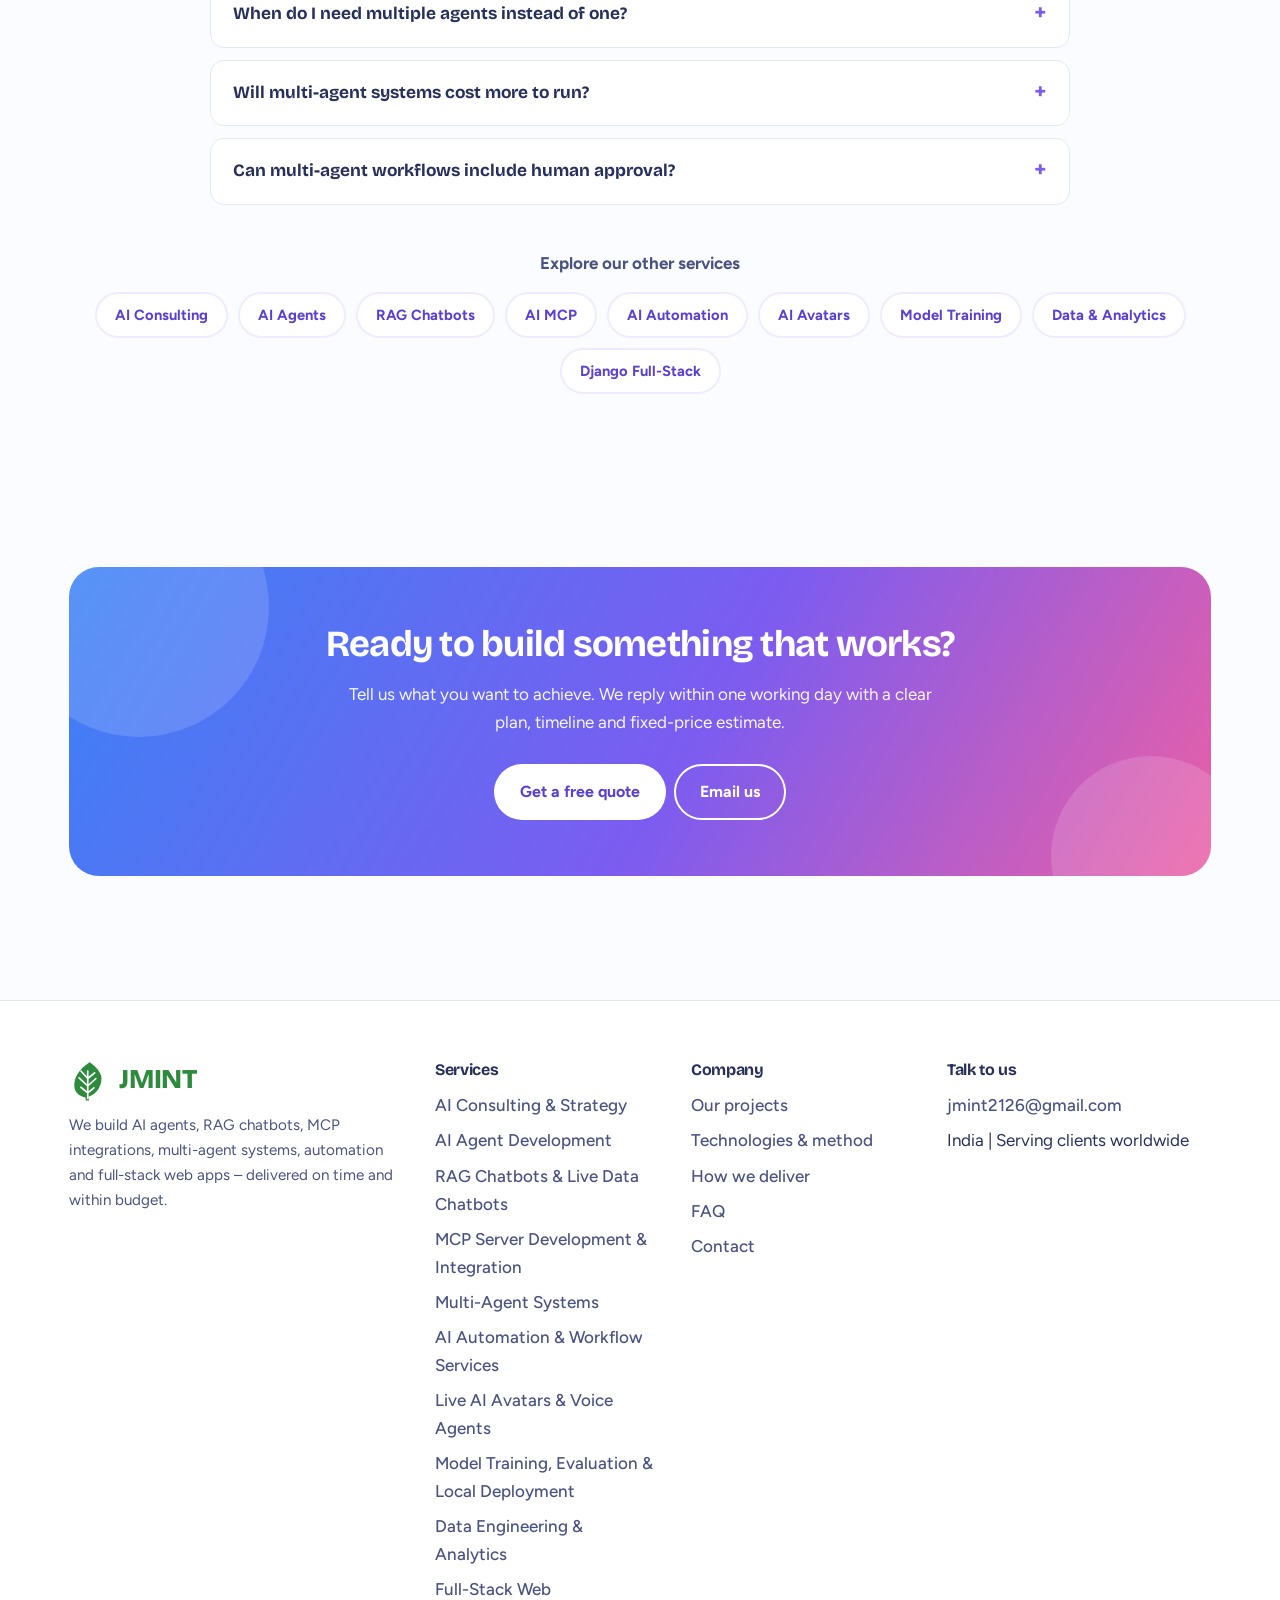
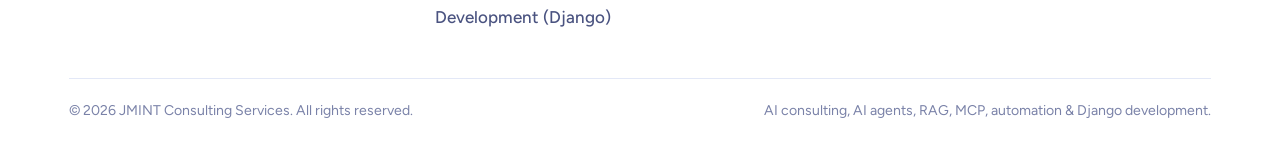
<file: multi-agent-systems.html>
<!DOCTYPE html><html lang="en"><head><meta charset="utf-8">
<meta name="viewport" content="width=device-width,initial-scale=1">
<title>Multi-Agent AI Systems Development | Parallel AI Agents – JMINT</title>
<meta name="description" content="Multi-agent AI development: parallel agents, supervisor-worker architectures and agent orchestration that finish complex work faster. Reliable and cost-controlled.">
<meta name="keywords" content="multi-agent AI, agent orchestration, parallel AI agents, agentic workflow, supervisor agent, AI automation pipeline">
<meta name="robots" content="index,follow,max-image-preview:large">
<link rel="canonical" href="https://YOUR-USERNAME.github.io/YOUR-REPO/multi-agent-systems.html">
<meta property="og:type" content="website"><meta property="og:title" content="Multi-Agent AI Systems Development | Parallel AI Agents – JMINT"><meta property="og:description" content="Multi-agent AI development: parallel agents, supervisor-worker architectures and agent orchestration that finish complex work faster. Reliable and cost-controlled."><meta property="og:url" content="https://YOUR-USERNAME.github.io/YOUR-REPO/multi-agent-systems.html"><meta property="og:site_name" content="JMINT Consulting Services">
<meta name="twitter:card" content="summary"><meta name="theme-color" content="#2e8b3d">
<link rel="icon" href="assets/favicon.svg" type="image/svg+xml">
<link rel="preconnect" href="https://fonts.googleapis.com"><link rel="preconnect" href="https://fonts.gstatic.com" crossorigin>
<link href="https://fonts.googleapis.com/css2?family=Bricolage+Grotesque:opsz,wght@12..96,500;12..96,700;12..96,800&family=Figtree:wght@400;500;600;700&display=swap" rel="stylesheet">
<link rel="stylesheet" href="css/style.css"><link rel="stylesheet" href="css/extras.css">
<script type="application/ld+json">{"@context": "https://schema.org", "@type": "Service", "name": "Multi-Agent Systems", "serviceType": "Multi-Agent", "description": "Multi-agent AI development: parallel agents, supervisor-worker architectures and agent orchestration that finish complex work faster. Reliable and cost-controlled.", "url": "https://YOUR-USERNAME.github.io/YOUR-REPO/multi-agent-systems.html", "areaServed": "Worldwide", "provider": {"@id": "https://YOUR-USERNAME.github.io/YOUR-REPO/#org"}, "hasOfferCatalog": {"@type": "OfferCatalog", "name": "Multi-Agent Systems", "itemListElement": [{"@type": "Offer", "itemOffered": {"@type": "Service", "name": "Parallel Agent Orchestration", "description": "Run many agents at once on different parts of a job and merge the results automatically."}}, {"@type": "Offer", "itemOffered": {"@type": "Service", "name": "Supervisor–Worker Architectures", "description": "A manager agent plans, delegates, checks and escalates to a human when needed."}}, {"@type": "Offer", "itemOffered": {"@type": "Service", "name": "Research & Report Generation Crews", "description": "Agents that gather information, analyse it and write structured, cited reports."}}, {"@type": "Offer", "itemOffered": {"@type": "Service", "name": "Document & Data Processing Pipelines", "description": "Process thousands of files or records in parallel with consistent quality."}}, {"@type": "Offer", "itemOffered": {"@type": "Service", "name": "Shared Memory & Knowledge Layer", "description": "Agents share context and learn from earlier runs without repeating work."}}, {"@type": "Offer", "itemOffered": {"@type": "Service", "name": "Observability & Cost Governance", "description": "Trace every agent step, measure quality and keep spending predictable."}}]}}</script><script type="application/ld+json">{"@context": "https://schema.org", "@type": "FAQPage", "mainEntity": [{"@type": "Question", "name": "What is a multi-agent system?", "acceptedAnswer": {"@type": "Answer", "text": "A multi-agent system is a group of AI agents with different roles that collaborate to complete a task. A supervisor assigns work, agents run in parallel and results are checked and combined."}}, {"@type": "Question", "name": "When do I need multiple agents instead of one?", "acceptedAnswer": {"@type": "Answer", "text": "Use multiple agents when the task is large, has distinct steps that need different skills or needs speed through parallel work and built-in review."}}, {"@type": "Question", "name": "Will multi-agent systems cost more to run?", "acceptedAnswer": {"@type": "Answer", "text": "We design with token budgets, caching and the right model size per agent, so cost stays predictable and often lower than one oversized agent."}}, {"@type": "Question", "name": "Can multi-agent workflows include human approval?", "acceptedAnswer": {"@type": "Answer", "text": "Yes. We add approval checkpoints wherever a decision is important or risky."}}]}</script><script type="application/ld+json">{"@context": "https://schema.org", "@type": "BreadcrumbList", "itemListElement": [{"@type": "ListItem", "position": 1, "name": "Home", "item": "https://YOUR-USERNAME.github.io/YOUR-REPO/"}, {"@type": "ListItem", "position": 2, "name": "Multi-Agent Systems", "item": "https://YOUR-USERNAME.github.io/YOUR-REPO/multi-agent-systems.html"}]}</script></head><body><header class="site-header"><div class="wrap nav"><a class="brand" href="index.html" aria-label="JMINT Consulting Services home"><svg viewBox="0 0 64 64" aria-hidden="true"><path d="M33 2C16 13 6 28 9 44c2 8 9 13 17 14l1 5h5l-1-6c13-4 21-16 21-30C52 20 44 9 33 2z" fill="#2e8b3d"/><path d="M30 60V16M30 28l-11-12M30 28l11-9M30 40l-14-13M30 40l13-12M30 51l-11-9M30 51l10-8" stroke="#fff" stroke-width="2.6" stroke-linecap="round" fill="none"/></svg><span><b>JMINT</b></span></a>
<button class="burger" aria-label="Open menu" aria-expanded="false"><svg viewBox="0 0 24 24" fill="none" stroke="currentColor" stroke-width="2" stroke-linecap="round" stroke-linejoin="round" aria-hidden="true" ><path d="M4 7h16M4 12h16M4 17h16"/></svg></button>
<ul class="menu">
<li><a class="top" href="index.html">Home</a></li>
<li class="has-dd"><button class="top" aria-haspopup="true" aria-expanded="false">Services &#9662;</button><ul class="dd"><li><a href="ai-consulting.html"><i><svg viewBox="0 0 24 24" fill="none" stroke="currentColor" stroke-width="2" stroke-linecap="round" stroke-linejoin="round" aria-hidden="true" ><circle cx="12" cy="12" r="9"/><path d="M15.5 8.5l-2 5-5 2 2-5z"/></svg></i>AI Consulting &amp; Strategy</a></li><li><a href="ai-agent-development.html"><i><svg viewBox="0 0 24 24" fill="none" stroke="currentColor" stroke-width="2" stroke-linecap="round" stroke-linejoin="round" aria-hidden="true" ><rect x="4" y="8" width="16" height="11" rx="3"/><path d="M12 8V4M9 13.5h.01M15 13.5h.01M9.5 16.5h5"/></svg></i>AI Agent Development</a></li><li><a href="rag-chatbot-development.html"><i><svg viewBox="0 0 24 24" fill="none" stroke="currentColor" stroke-width="2" stroke-linecap="round" stroke-linejoin="round" aria-hidden="true" ><path d="M21 12a8 8 0 0 1-11.5 7.2L3 21l1.8-5.5A8 8 0 1 1 21 12z"/></svg></i>RAG Chatbots &amp; Live Data Chatbots</a></li><li><a href="mcp-server-development.html"><i><svg viewBox="0 0 24 24" fill="none" stroke="currentColor" stroke-width="2" stroke-linecap="round" stroke-linejoin="round" aria-hidden="true" ><path d="M9 2v6M15 2v6M7 8h10v4a5 5 0 0 1-10 0zM12 17v5"/></svg></i>MCP Server Development &amp; Integration</a></li><li><a href="multi-agent-systems.html"><i><svg viewBox="0 0 24 24" fill="none" stroke="currentColor" stroke-width="2" stroke-linecap="round" stroke-linejoin="round" aria-hidden="true" ><path d="M12 3l9 5-9 5-9-5z"/><path d="M3 13l9 5 9-5"/></svg></i>Multi-Agent Systems</a></li><li><a href="ai-automation-services.html"><i><svg viewBox="0 0 24 24" fill="none" stroke="currentColor" stroke-width="2" stroke-linecap="round" stroke-linejoin="round" aria-hidden="true" ><path d="M13 2L4 14h7l-1 8 9-12h-7z"/></svg></i>AI Automation &amp; Workflow Services</a></li><li><a href="ai-avatar-voice-agents.html"><i><svg viewBox="0 0 24 24" fill="none" stroke="currentColor" stroke-width="2" stroke-linecap="round" stroke-linejoin="round" aria-hidden="true" ><rect x="9" y="3" width="6" height="12" rx="3"/><path d="M5 11a7 7 0 0 0 14 0M12 18v3"/></svg></i>Live AI Avatars &amp; Voice Agents</a></li><li><a href="ml-model-training-deployment.html"><i><svg viewBox="0 0 24 24" fill="none" stroke="currentColor" stroke-width="2" stroke-linecap="round" stroke-linejoin="round" aria-hidden="true" ><rect x="6" y="6" width="12" height="12" rx="2"/><path d="M9 2v4M15 2v4M9 18v4M15 18v4M2 9h4M2 15h4M18 9h4M18 15h4"/></svg></i>Model Training, Evaluation &amp; Local Deployment</a></li><li><a href="data-engineering-analytics.html"><i><svg viewBox="0 0 24 24" fill="none" stroke="currentColor" stroke-width="2" stroke-linecap="round" stroke-linejoin="round" aria-hidden="true" ><path d="M3 3v18h18M7 15l4-4 3 3 5-6"/></svg></i>Data Engineering &amp; Analytics</a></li><li><a href="django-fullstack-development.html"><i><svg viewBox="0 0 24 24" fill="none" stroke="currentColor" stroke-width="2" stroke-linecap="round" stroke-linejoin="round" aria-hidden="true" ><path d="M16 18l6-6-6-6M8 6l-6 6 6 6"/></svg></i>Full-Stack Web Development (Django)</a></li></ul></li>
<li><a class="top" href="projects.html">Projects</a></li>
<li><a class="top" href="technologies.html">Technologies</a></li>
<li><a class="top" href="index.html#process">How we work</a></li>
<li><a class="top" href="contact.html">Contact</a></li>
<li><a class="btn btn-primary btn-sm" href="contact.html">Get a free quote</a></li>
</ul></div></header><main><section class="hero page-hero"><canvas id="net"></canvas><div class="wrap"><div>
<div class="crumbs"><a href="index.html">Home</a> / Multi-Agent Systems</div>
<h1>Teams of AI agents working in parallel to finish big jobs faster</h1><p class="lead">Some tasks are too large for a single agent. We build multi-agent systems where specialised agents work at the same time, share results and are coordinated by a supervisor – so research, document processing and analysis finish in minutes.</p>
<div class="hero-cta"><a class="btn btn-primary" href="contact.html">Get a free quote</a><a class="btn btn-ghost" href="#projects">See project examples</a></div>
<ul class="assure"><li>Fixed price</li><li>On-time delivery</li><li>Weekly demos</li></ul></div><div class="viz v-lanes"><div class="vbg"></div><div class="vcore"><svg viewBox="0 0 24 24" fill="none" stroke="currentColor" stroke-width="2" stroke-linecap="round" stroke-linejoin="round" aria-hidden="true" ><path d="M12 3l9 5-9 5-9-5z"/><path d="M3 13l9 5 9-5"/></svg></div><a class="node" href="#sub-0" style="--x:26.0%;--y:12.0%;--k:0" title="Jump to Supervisor"><span>Supervisor</span></a><a class="node" href="#sub-1" style="--x:26.0%;--y:27.0%;--k:1" title="Jump to Parallel"><span>Parallel</span></a><a class="node" href="#sub-2" style="--x:26.0%;--y:42.0%;--k:2" title="Jump to Memory"><span>Memory</span></a><a class="node" href="#sub-3" style="--x:26.0%;--y:57.0%;--k:3" title="Jump to Research"><span>Research</span></a><a class="node" href="#sub-4" style="--x:26.0%;--y:72.0%;--k:4" title="Jump to Review"><span>Review</span></a><a class="node" href="#sub-5" style="--x:26.0%;--y:87.0%;--k:5" title="Jump to Cost control"><span>Cost control</span></a><div class="hint">Tap any bubble to jump to that service</div></div></div></section>

<section><div class="wrap"><div class="split"><div class="rv"><h2>What is multi-agent?</h2><p style="margin-top:14px">A multi-agent system splits a complex goal into smaller tasks and gives each to a specialised AI agent. Agents run in parallel, check each other&#x27;s work and pass results to a coordinator. This design is faster, more accurate and easier to debug than one giant prompt. We build orchestration with clear roles, shared memory, observability and strict cost limits.</p><div class="tags"><span class="tag">multi-agent AI</span><span class="tag">agent orchestration</span><span class="tag">parallel AI agents</span><span class="tag">agentic workflow</span><span class="tag">supervisor agent</span><span class="tag">AI automation pipeline</span></div></div>
<div class="rv"><ul class="checks"><li><b>Delivered on time:</b> milestone plan, early prototype and weekly demos.</li><li><b>Budget-friendly:</b> fixed pricing and cost-efficient AI model choices.</li><li><b>Genuine expertise:</b> we have already built and shipped solutions like these.</li><li><b>Secure and private:</b> access control, encryption and private hosting options.</li><li><b>Support included:</b> training, documentation and post-launch help.</li></ul></div></div></div></section>

<section class="tint-violet"><div class="wrap"><div class="sec-head rv"><h2>Multi-Agent Systems: what we offer</h2><p>Choose a single sub-service or combine several into one complete solution.</p></div><div class="grid g3"><div id="sub-0" class="card rv c-violet"><div class="ico"><svg viewBox="0 0 24 24" fill="none" stroke="currentColor" stroke-width="2" stroke-linecap="round" stroke-linejoin="round" aria-hidden="true" ><path d="M12 3l9 5-9 5-9-5z"/><path d="M3 13l9 5 9-5"/></svg></div><h3>Parallel Agent Orchestration</h3><p>Run many agents at once on different parts of a job and merge the results automatically.</p><ul><li>Fan-out / fan-in design</li><li>Queue and retry logic</li><li>Time and cost limits</li></ul></div><div id="sub-1" class="card rv c-violet"><div class="ico"><svg viewBox="0 0 24 24" fill="none" stroke="currentColor" stroke-width="2" stroke-linecap="round" stroke-linejoin="round" aria-hidden="true" ><circle cx="12" cy="5" r="2.2"/><circle cx="5" cy="19" r="2.2"/><circle cx="19" cy="19" r="2.2"/><path d="M12 7.2v4.8M12 12l-5.2 5.2M12 12l5.2 5.2"/></svg></div><h3>Supervisor–Worker Architectures</h3><p>A manager agent plans, delegates, checks and escalates to a human when needed.</p><ul><li>Role definitions</li><li>Quality-check agents</li><li>Human approval points</li></ul></div><div id="sub-2" class="card rv c-pink"><div class="ico"><svg viewBox="0 0 24 24" fill="none" stroke="currentColor" stroke-width="2" stroke-linecap="round" stroke-linejoin="round" aria-hidden="true" ><path d="M14 2H6a2 2 0 0 0-2 2v16a2 2 0 0 0 2 2h12a2 2 0 0 0 2-2V8zM14 2v6h6M9 13h6M9 17h6"/></svg></div><h3>Research &amp; Report Generation Crews</h3><p>Agents that gather information, analyse it and write structured, cited reports.</p><ul><li>Multi-source research</li><li>Fact-check pass</li><li>Branded report output</li></ul></div><div id="sub-3" class="card rv c-green"><div class="ico"><svg viewBox="0 0 24 24" fill="none" stroke="currentColor" stroke-width="2" stroke-linecap="round" stroke-linejoin="round" aria-hidden="true" ><ellipse cx="12" cy="5" rx="8" ry="3"/><path d="M4 5v14c0 1.7 3.6 3 8 3s8-1.3 8-3V5M4 12c0 1.7 3.6 3 8 3s8-1.3 8-3"/></svg></div><h3>Document &amp; Data Processing Pipelines</h3><p>Process thousands of files or records in parallel with consistent quality.</p><ul><li>Batch processing</li><li>Structured extraction</li><li>Error reporting</li></ul></div><div id="sub-4" class="card rv c-violet"><div class="ico"><svg viewBox="0 0 24 24" fill="none" stroke="currentColor" stroke-width="2" stroke-linecap="round" stroke-linejoin="round" aria-hidden="true" ><path d="M12 3l1.9 5.1L19 10l-5.1 1.9L12 17l-1.9-5.1L5 10l5.1-1.9zM19 16l.8 2.2L22 19l-2.2.8L19 22l-.8-2.2L16 19l2.2-.8z"/></svg></div><h3>Shared Memory &amp; Knowledge Layer</h3><p>Agents share context and learn from earlier runs without repeating work.</p><ul><li>Short and long-term memory</li><li>Vector knowledge store</li><li>Context control</li></ul></div><div id="sub-5" class="card rv c-violet"><div class="ico"><svg viewBox="0 0 24 24" fill="none" stroke="currentColor" stroke-width="2" stroke-linecap="round" stroke-linejoin="round" aria-hidden="true" ><path d="M3 3v18h18M7 15l4-4 3 3 5-6"/></svg></div><h3>Observability &amp; Cost Governance</h3><p>Trace every agent step, measure quality and keep spending predictable.</p><ul><li>Run traces</li><li>Token budgets</li><li>Quality scoring</li></ul></div></div></div></section>

<section id="projects"><div class="wrap"><div class="sec-head center rv"><h2>Multi-Agent projects we have delivered</h2><p>A look at how we solved real problems in this area.</p></div><article class="proj rv" data-cat="multi-agent-systems" id="parallel-agents"><div class="mock" role="img" aria-label="Animated workflow diagram"><div class="dots"><i></i><i></i><i></i></div><svg class="flow" viewBox="0 0 460 190"><path d="M102 95 L126 39" stroke="#cdd6f5" stroke-width="2" stroke-dasharray="5 5" fill="none"/><circle r="5" fill="#3b82f6"><animateMotion dur="2.4s" begin="0.0s" repeatCount="indefinite" path="M102 95 L126 39"/></circle><path d="M102 95 L126 95" stroke="#cdd6f5" stroke-width="2" stroke-dasharray="5 5" fill="none"/><circle r="5" fill="#7c5cf0"><animateMotion dur="2.4s" begin="0.4s" repeatCount="indefinite" path="M102 95 L126 95"/></circle><path d="M102 95 L126 151" stroke="#cdd6f5" stroke-width="2" stroke-dasharray="5 5" fill="none"/><circle r="5" fill="#ec5fa5"><animateMotion dur="2.4s" begin="0.8s" repeatCount="indefinite" path="M102 95 L126 151"/></circle><path d="M218 39 L242 95" stroke="#cdd6f5" stroke-width="2" stroke-dasharray="5 5" fill="none"/><circle r="5" fill="#2e8b3d"><animateMotion dur="2.4s" begin="1.2s" repeatCount="indefinite" path="M218 39 L242 95"/></circle><path d="M218 95 L242 95" stroke="#cdd6f5" stroke-width="2" stroke-dasharray="5 5" fill="none"/><circle r="5" fill="#3b82f6"><animateMotion dur="2.4s" begin="1.6s" repeatCount="indefinite" path="M218 95 L242 95"/></circle><path d="M218 151 L242 95" stroke="#cdd6f5" stroke-width="2" stroke-dasharray="5 5" fill="none"/><circle r="5" fill="#7c5cf0"><animateMotion dur="2.4s" begin="0.0s" repeatCount="indefinite" path="M218 151 L242 95"/></circle><path d="M334 95 L358 95" stroke="#cdd6f5" stroke-width="2" stroke-dasharray="5 5" fill="none"/><circle r="5" fill="#ec5fa5"><animateMotion dur="2.4s" begin="0.4s" repeatCount="indefinite" path="M334 95 L358 95"/></circle><rect x="10" y="78" width="92" height="34" rx="10" fill="#fff" stroke="#3b82f6" stroke-width="2"/><text x="56" y="99" text-anchor="middle" font-size="12" font-weight="700" fill="#27305a" font-family="Figtree,sans-serif">Supervisor</text><rect x="126" y="22" width="92" height="34" rx="10" fill="#fff" stroke="#7c5cf0" stroke-width="2"/><text x="172" y="43" text-anchor="middle" font-size="12" font-weight="700" fill="#27305a" font-family="Figtree,sans-serif">Agent A</text><rect x="126" y="78" width="92" height="34" rx="10" fill="#fff" stroke="#ec5fa5" stroke-width="2"/><text x="172" y="99" text-anchor="middle" font-size="12" font-weight="700" fill="#27305a" font-family="Figtree,sans-serif">Agent B</text><rect x="126" y="134" width="92" height="34" rx="10" fill="#fff" stroke="#2e8b3d" stroke-width="2"/><text x="172" y="155" text-anchor="middle" font-size="12" font-weight="700" fill="#27305a" font-family="Figtree,sans-serif">Agent C</text><rect x="242" y="78" width="92" height="34" rx="10" fill="#fff" stroke="#ec5fa5" stroke-width="2"/><text x="288" y="99" text-anchor="middle" font-size="12" font-weight="700" fill="#27305a" font-family="Figtree,sans-serif">Merge</text><rect x="358" y="78" width="92" height="34" rx="10" fill="#fff" stroke="#2e8b3d" stroke-width="2"/><text x="404" y="99" text-anchor="middle" font-size="12" font-weight="700" fill="#27305a" font-family="Figtree,sans-serif">Report</text></svg></div>
<div><h3>Parallel Multi-Agent Processing Pipeline</h3><div class="tags"><span class="tag">Multi-agent</span><span class="tag">Parallel</span><span class="tag">Orchestration</span></div>
<dl><dt>The challenge</dt><dd>A large analysis job took one agent far too long and its quality dropped as the task grew.</dd><dt>What we built</dt><dd>We split it across specialised agents running in parallel, with a reviewer agent and a supervisor that merges and verifies the output.</dd><dt>The outcome</dt><dd>Big jobs finish much faster, with a traceable record of what each agent did.</dd></dl></div></article><article class="proj rv" data-cat="multi-agent-systems" id="research-crew"><div class="mock" role="img" aria-label="Animated analytics dashboard preview"><div class="dots"><i></i><i></i><i></i></div><div class="kpis"><div>Sources<b><u></u></b></div><div>Findings<b><u></u></b></div><div>Report<b><u></u></b></div></div><div class="bars"><i style="--h:40%"></i><i style="--h:62%"></i><i style="--h:48%"></i><i style="--h:80%"></i><i style="--h:58%"></i><i style="--h:92%"></i><i style="--h:70%"></i><i style="--h:100%"></i></div><div class="insight">Key insight ready for review</div></div>
<div><h3>Market &amp; Competitor Research Crew</h3><div class="tags"><span class="tag">Multi-agent</span><span class="tag">Research</span><span class="tag">Reports</span></div>
<dl><dt>The challenge</dt><dd>Research reports took days of manual searching and summarising.</dd><dt>What we built</dt><dd>A crew of search, analysis, fact-check and writer agents produces a cited report on demand.</dd><dt>The outcome</dt><dd>Decision-ready research in a fraction of the time.</dd></dl></div></article></div></section>

<section id="tech"><div class="wrap"><div class="sec-head center rv"><h2>Technology we use for multi-agent</h2><p>Tools chosen per project, never by habit. <a href="technologies.html">View the complete stack</a>.</p></div><div class="tags rv" style="justify-content:center"><a class="tag" href="technologies.html#cat-1" style="text-decoration:none">LangChain</a><a class="tag" href="technologies.html#cat-1" style="text-decoration:none">LangGraph</a><a class="tag" href="technologies.html#cat-1" style="text-decoration:none">LlamaIndex</a><a class="tag" href="technologies.html#cat-1" style="text-decoration:none">CrewAI</a><a class="tag" href="technologies.html#cat-1" style="text-decoration:none">AutoGen</a><a class="tag" href="technologies.html#cat-1" style="text-decoration:none">OpenAI Agents SDK</a><a class="tag" href="technologies.html#cat-0" style="text-decoration:none">OpenAI GPT</a><a class="tag" href="technologies.html#cat-0" style="text-decoration:none">Anthropic Claude</a><a class="tag" href="technologies.html#cat-0" style="text-decoration:none">Google Gemini</a><a class="tag" href="technologies.html#cat-0" style="text-decoration:none">Llama</a><a class="tag" href="technologies.html#cat-0" style="text-decoration:none">Mistral</a><a class="tag" href="technologies.html#cat-0" style="text-decoration:none">Qwen</a><a class="tag" href="technologies.html#cat-5" style="text-decoration:none">PyTorch</a><a class="tag" href="technologies.html#cat-5" style="text-decoration:none">TensorFlow</a><a class="tag" href="technologies.html#cat-5" style="text-decoration:none">scikit-learn</a><a class="tag" href="technologies.html#cat-5" style="text-decoration:none">XGBoost</a><a class="tag" href="technologies.html#cat-5" style="text-decoration:none">LightGBM</a><a class="tag" href="technologies.html#cat-5" style="text-decoration:none">PEFT LoRA and QLoRA</a></div></div></section>

<section class="tint-blue" id="process"><div class="wrap"><div class="sec-head center rv"><h2>How we deliver your multi-agent project</h2><p>The same six-step river for every project: clear requirements, fixed plan, early prototype and a safe launch.</p></div><div class="river" role="list" aria-label="Our delivery process"><svg class="river-svg" viewBox="0 0 1200 150" preserveAspectRatio="none" aria-hidden="true"><defs><linearGradient id="rg" x1="0" x2="1"><stop offset="0" stop-color="#bcd8ff"/><stop offset=".5" stop-color="#d9ccff"/><stop offset="1" stop-color="#ffd0e8"/></linearGradient></defs>
<path d="M0 75 C 100 10, 200 140, 300 75 S 500 10, 600 75 S 800 140, 900 75 S 1100 10, 1200 75" stroke="url(#rg)" stroke-width="84" fill="none" stroke-linecap="round"/>
<path d="M0 75 C 100 10, 200 140, 300 75 S 500 10, 600 75 S 800 140, 900 75 S 1100 10, 1200 75" stroke="#fff" stroke-opacity=".75" stroke-width="3" fill="none" stroke-dasharray="14 22"><animate attributeName="stroke-dashoffset" from="72" to="0" dur="1.6s" repeatCount="indefinite"/></path>
<path d="M0 75 C 100 10, 200 140, 300 75 S 500 10, 600 75 S 800 140, 900 75 S 1100 10, 1200 75" stroke="#fff" stroke-opacity=".5" stroke-width="2" fill="none" transform="translate(0 -20)" stroke-dasharray="8 30"><animate attributeName="stroke-dashoffset" from="76" to="0" dur="2.2s" repeatCount="indefinite"/></path>
<path d="M0 75 C 100 10, 200 140, 300 75 S 500 10, 600 75 S 800 140, 900 75 S 1100 10, 1200 75" stroke="#fff" stroke-opacity=".5" stroke-width="2" fill="none" transform="translate(0 20)" stroke-dasharray="10 28"><animate attributeName="stroke-dashoffset" from="76" to="0" dur="1.9s" repeatCount="indefinite"/></path></svg><div class="boat" aria-hidden="true"><svg viewBox="0 0 52 44"><path d="M6 30h40l-6 10H12z" fill="#2e8b3d"/><path d="M26 6v24M26 8l16 18H26z" fill="#fff" stroke="#7c5cf0" stroke-width="2"/><path d="M26 12L12 28h14z" fill="#ffeaf4" stroke="#ec5fa5" stroke-width="2"/></svg></div><div class="banks"><div class="bank"><div class="slot t"><div class="step" style="--c:var(--blue)"><span class="n">1</span><h4>Requirement Gathering</h4><p>Discovery call and stakeholder interviews. You get a written requirement document in plain language.</p></div></div><div class="slot b"></div></div><div class="bank"><div class="slot t"></div><div class="slot b"><div class="step" style="--c:var(--violet)"><span class="n">2</span><h4>Plan &amp; Fixed Quote</h4><p>Scope, timeline and budget agreed upfront. No hidden charges, milestone-based payments.</p></div></div></div><div class="bank"><div class="slot t"><div class="step" style="--c:var(--pink)"><span class="n">3</span><h4>Prototype in Days</h4><p>A working proof of concept so you can see and test the idea early.</p></div></div><div class="slot b"></div></div><div class="bank"><div class="slot t"></div><div class="slot b"><div class="step" style="--c:var(--leaf)"><span class="n">4</span><h4>Build in Sprints</h4><p>Weekly demos and progress updates keep delivery on schedule.</p></div></div></div><div class="bank"><div class="slot t"><div class="step" style="--c:var(--blue)"><span class="n">5</span><h4>Test &amp; Secure</h4><p>Accuracy tests, security checks and guardrails before anything goes live.</p></div></div><div class="slot b"></div></div><div class="bank"><div class="slot t"></div><div class="slot b"><div class="step" style="--c:var(--violet)"><span class="n">6</span><h4>Launch &amp; Support</h4><p>Deployment, team training and post-launch support so it keeps working.</p></div></div></div></div></div></div></section>

<section><div class="wrap"><div class="sec-head center rv"><h2>Multi-Agent: your questions answered</h2></div><div class="faq"><details class="rv"><summary>What is a multi-agent system?</summary><p>A multi-agent system is a group of AI agents with different roles that collaborate to complete a task. A supervisor assigns work, agents run in parallel and results are checked and combined.</p></details><details class="rv"><summary>When do I need multiple agents instead of one?</summary><p>Use multiple agents when the task is large, has distinct steps that need different skills or needs speed through parallel work and built-in review.</p></details><details class="rv"><summary>Will multi-agent systems cost more to run?</summary><p>We design with token budgets, caching and the right model size per agent, so cost stays predictable and often lower than one oversized agent.</p></details><details class="rv"><summary>Can multi-agent workflows include human approval?</summary><p>Yes. We add approval checkpoints wherever a decision is important or risky.</p></details></div>
<div style="text-align:center;margin-top:44px" class="rv"><p style="margin-bottom:10px"><b>Explore our other services</b></p><a class="btn btn-ghost btn-sm" href="ai-consulting.html" style="margin:5px">AI Consulting</a><a class="btn btn-ghost btn-sm" href="ai-agent-development.html" style="margin:5px">AI Agents</a><a class="btn btn-ghost btn-sm" href="rag-chatbot-development.html" style="margin:5px">RAG Chatbots</a><a class="btn btn-ghost btn-sm" href="mcp-server-development.html" style="margin:5px">AI MCP</a><a class="btn btn-ghost btn-sm" href="ai-automation-services.html" style="margin:5px">AI Automation</a><a class="btn btn-ghost btn-sm" href="ai-avatar-voice-agents.html" style="margin:5px">AI Avatars</a><a class="btn btn-ghost btn-sm" href="ml-model-training-deployment.html" style="margin:5px">Model Training</a><a class="btn btn-ghost btn-sm" href="data-engineering-analytics.html" style="margin:5px">Data &amp; Analytics</a><a class="btn btn-ghost btn-sm" href="django-fullstack-development.html" style="margin:5px">Django Full-Stack</a></div></div></section>
<section><div class="wrap"><div class="cta rv"><h2>Ready to build something that works?</h2><p>Tell us what you want to achieve. We reply within one working day with a clear plan, timeline and fixed-price estimate.</p><a class="btn" href="contact.html">Get a free quote</a><a class="btn alt" href="mailto:jmint2126@gmail.com">Email us</a></div></div></section></main><footer><div class="wrap"><div class="foot">
<div><a class="brand" href="index.html" aria-label="JMINT Consulting Services home"><svg viewBox="0 0 64 64" aria-hidden="true"><path d="M33 2C16 13 6 28 9 44c2 8 9 13 17 14l1 5h5l-1-6c13-4 21-16 21-30C52 20 44 9 33 2z" fill="#2e8b3d"/><path d="M30 60V16M30 28l-11-12M30 28l11-9M30 40l-14-13M30 40l13-12M30 51l-11-9M30 51l10-8" stroke="#fff" stroke-width="2.6" stroke-linecap="round" fill="none"/></svg><span><b>JMINT</b></span></a><p>We build AI agents, RAG chatbots, MCP integrations, multi-agent systems, automation and full-stack web apps – delivered on time and within budget.</p></div>
<div><h4>Services</h4><ul><li><a href="ai-consulting.html">AI Consulting &amp; Strategy</a></li><li><a href="ai-agent-development.html">AI Agent Development</a></li><li><a href="rag-chatbot-development.html">RAG Chatbots &amp; Live Data Chatbots</a></li><li><a href="mcp-server-development.html">MCP Server Development &amp; Integration</a></li><li><a href="multi-agent-systems.html">Multi-Agent Systems</a></li><li><a href="ai-automation-services.html">AI Automation &amp; Workflow Services</a></li><li><a href="ai-avatar-voice-agents.html">Live AI Avatars &amp; Voice Agents</a></li><li><a href="ml-model-training-deployment.html">Model Training, Evaluation &amp; Local Deployment</a></li><li><a href="data-engineering-analytics.html">Data Engineering &amp; Analytics</a></li><li><a href="django-fullstack-development.html">Full-Stack Web Development (Django)</a></li></ul></div>
<div><h4>Company</h4><ul><li><a href="projects.html">Our projects</a></li><li><a href="technologies.html">Technologies &amp; method</a></li><li><a href="index.html#process">How we deliver</a></li><li><a href="index.html#faq">FAQ</a></li><li><a href="contact.html">Contact</a></li></ul></div>
<div><h4>Talk to us</h4><ul><li><a href="mailto:jmint2126@gmail.com">jmint2126@gmail.com</a></li>
    <!-- <li>+91 00000 00000</li> -->
    <li>India  |  Serving clients worldwide</li></ul></div>
</div><div class="copy"><span>&copy; 2026 JMINT Consulting Services. All rights reserved.</span><span>AI consulting, AI agents, RAG, MCP, automation &amp; Django development.</span></div></div></footer>
<script src="js/main.js"></script><script src="js/extras.js"></script></body></html>
</file>
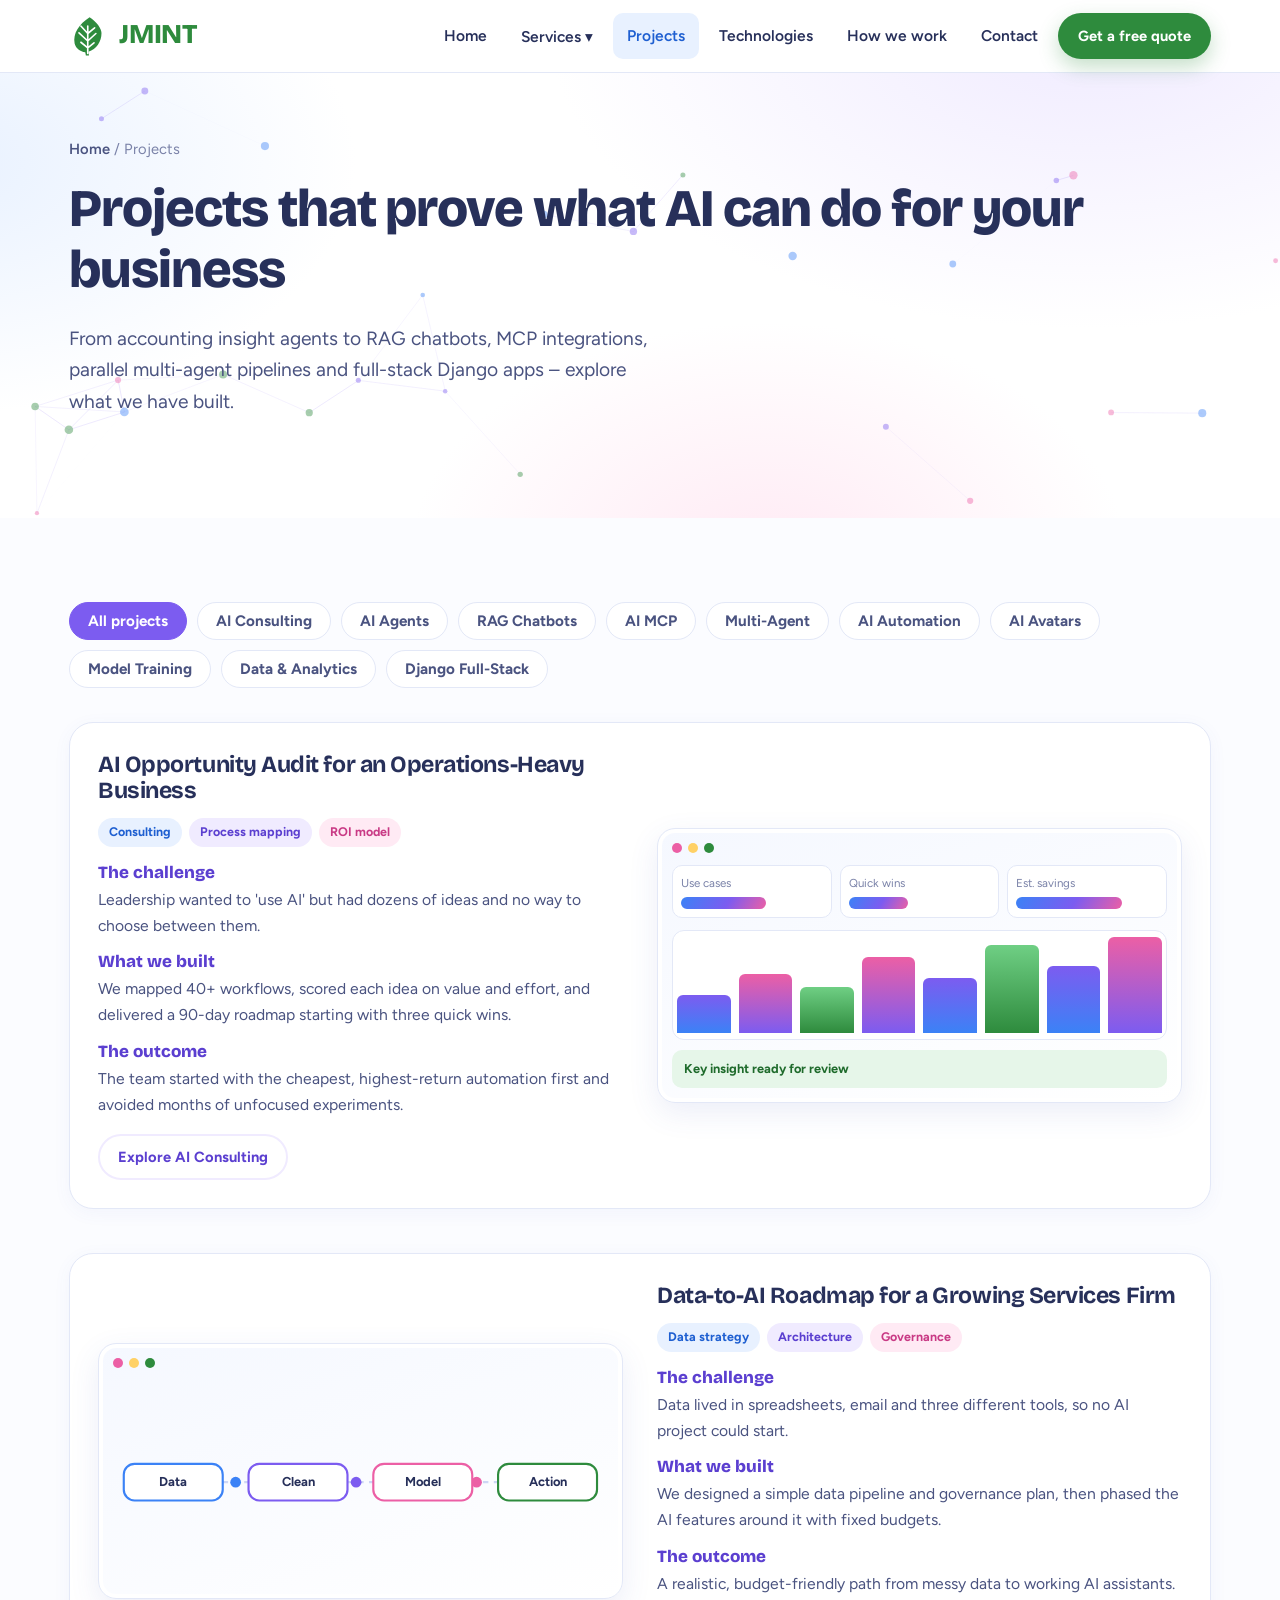
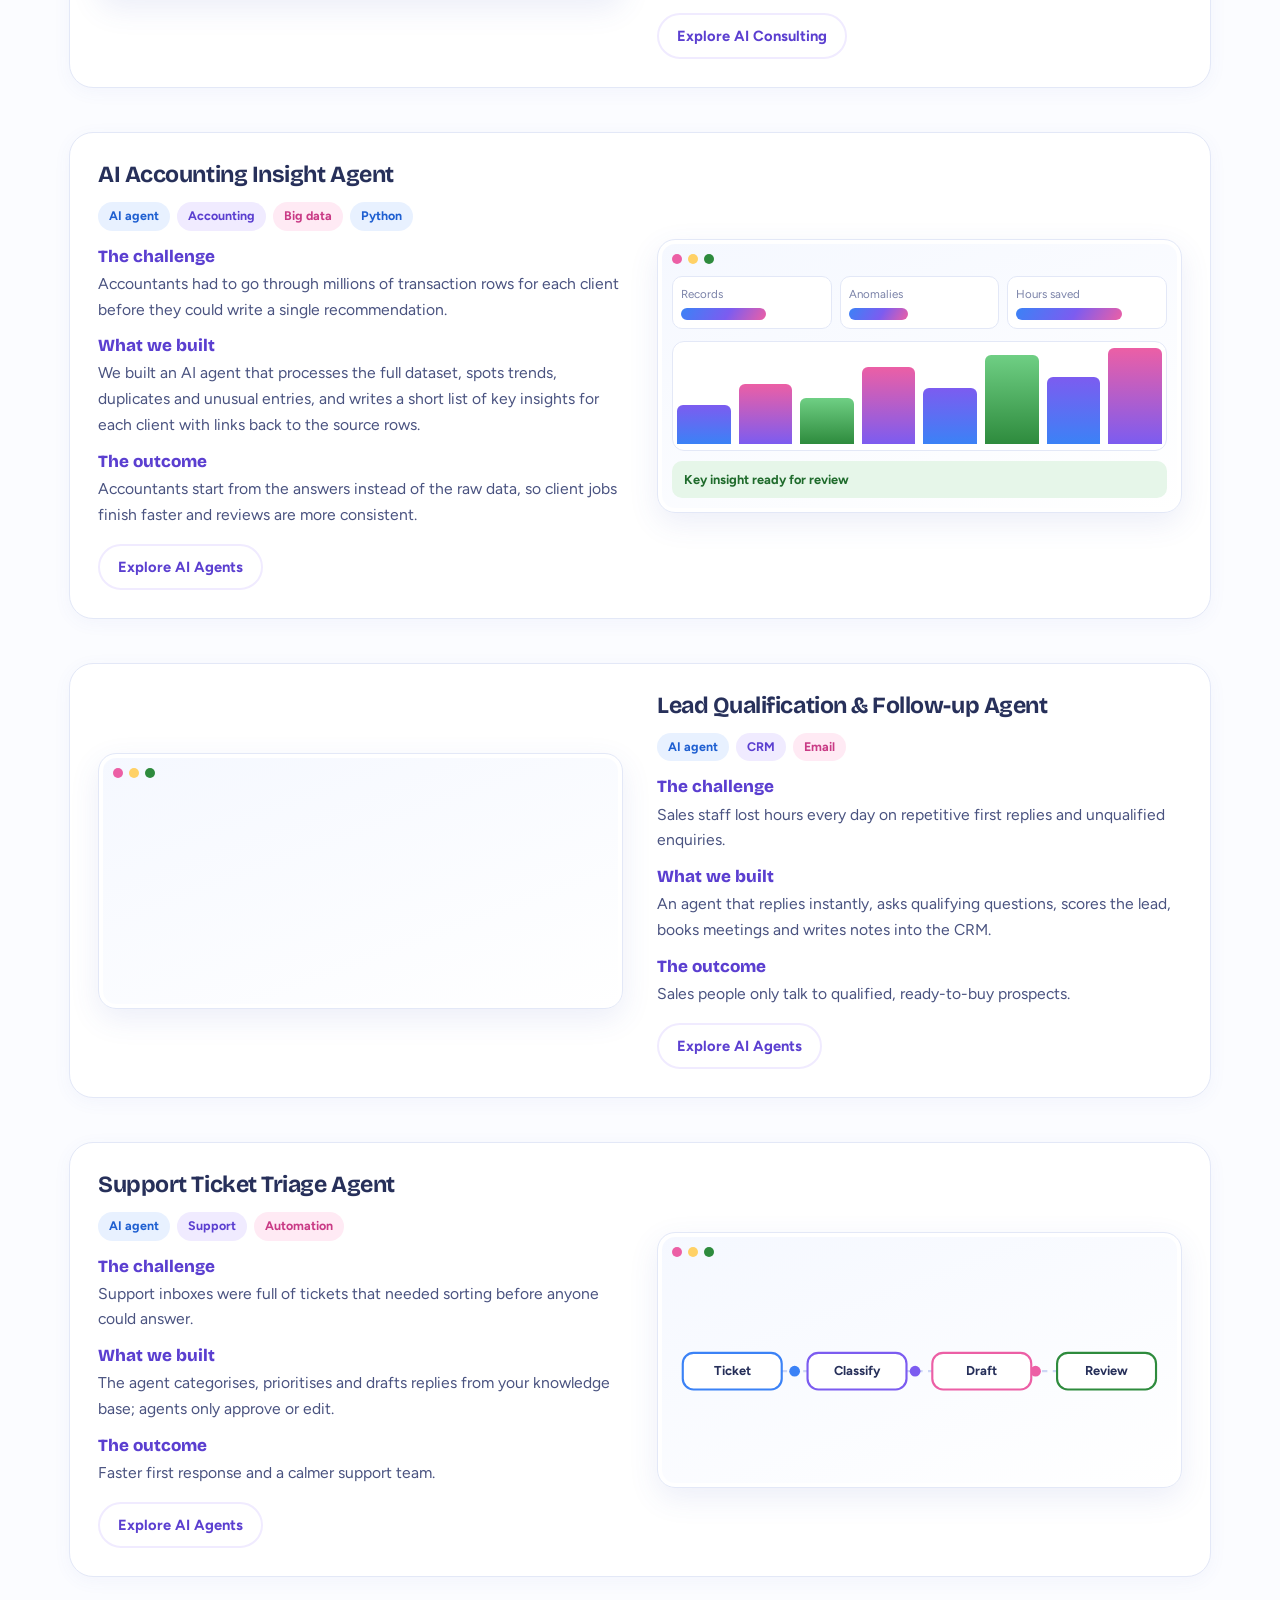
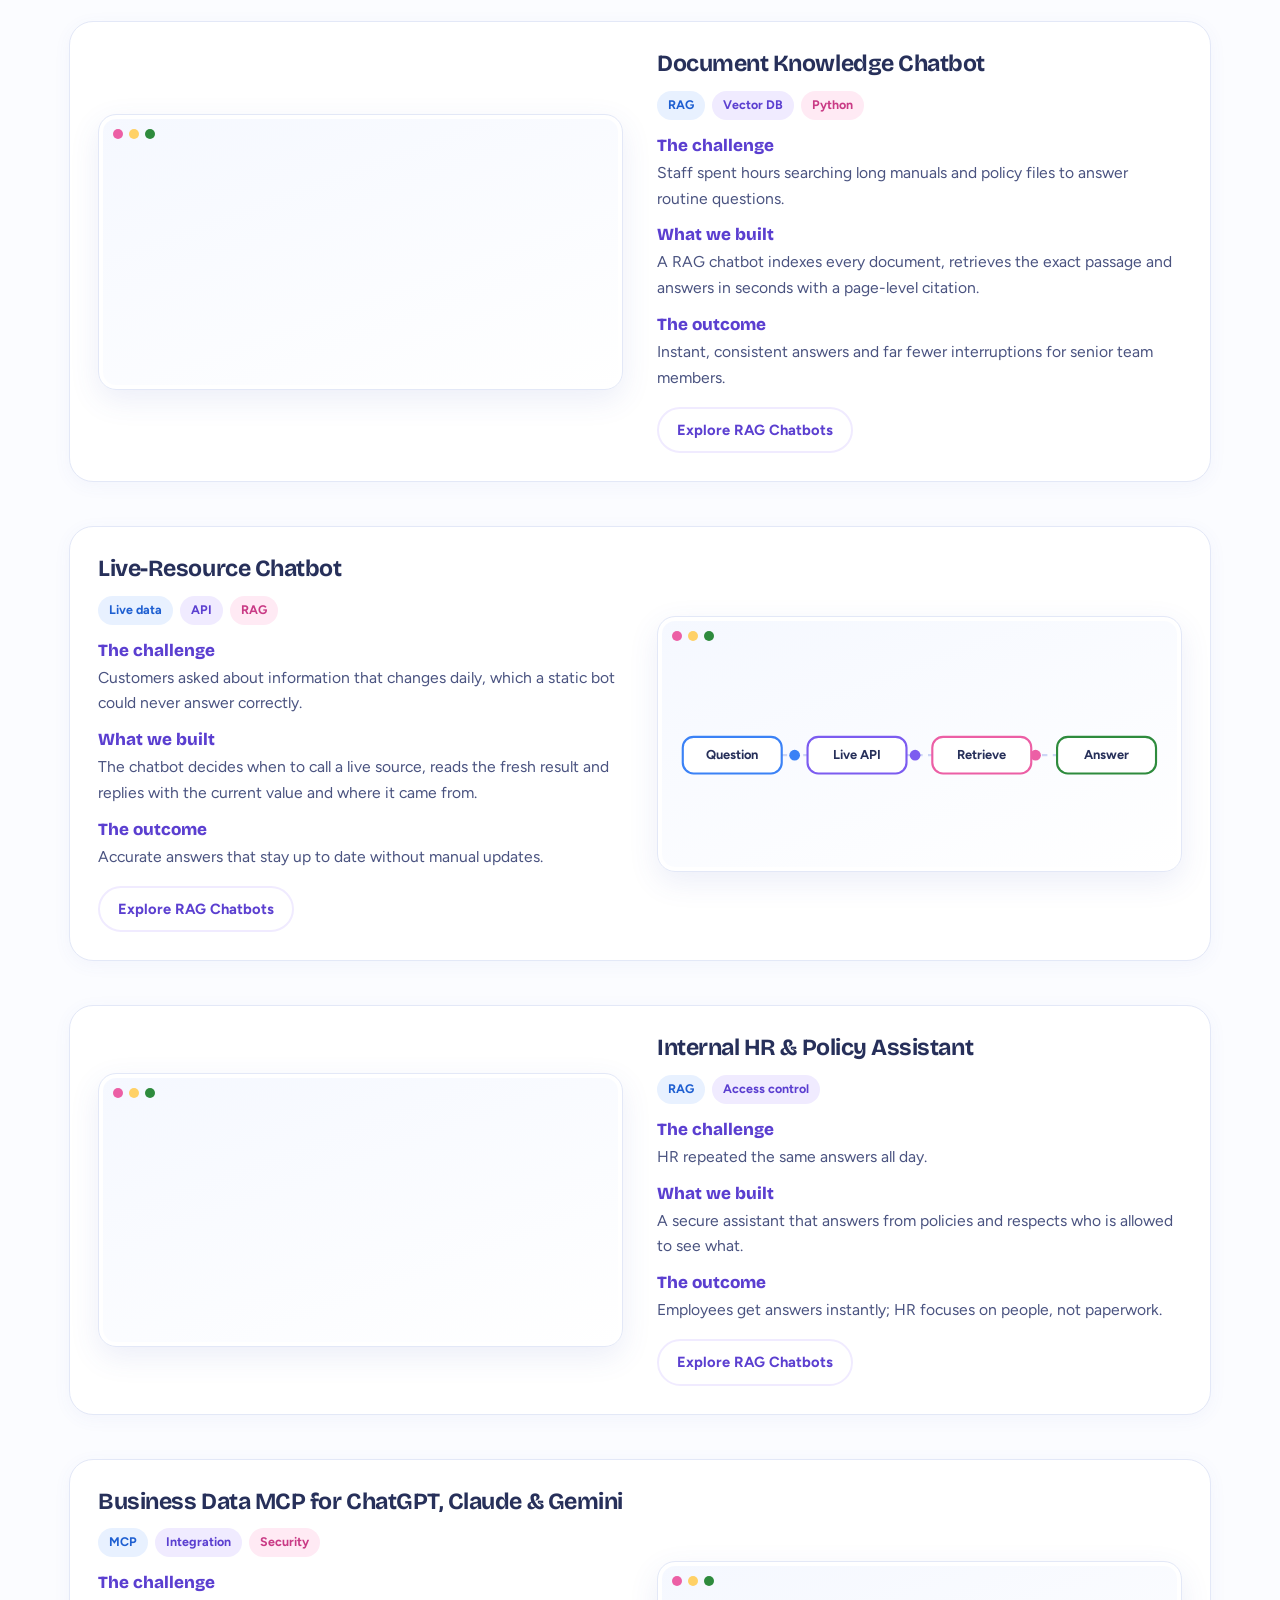
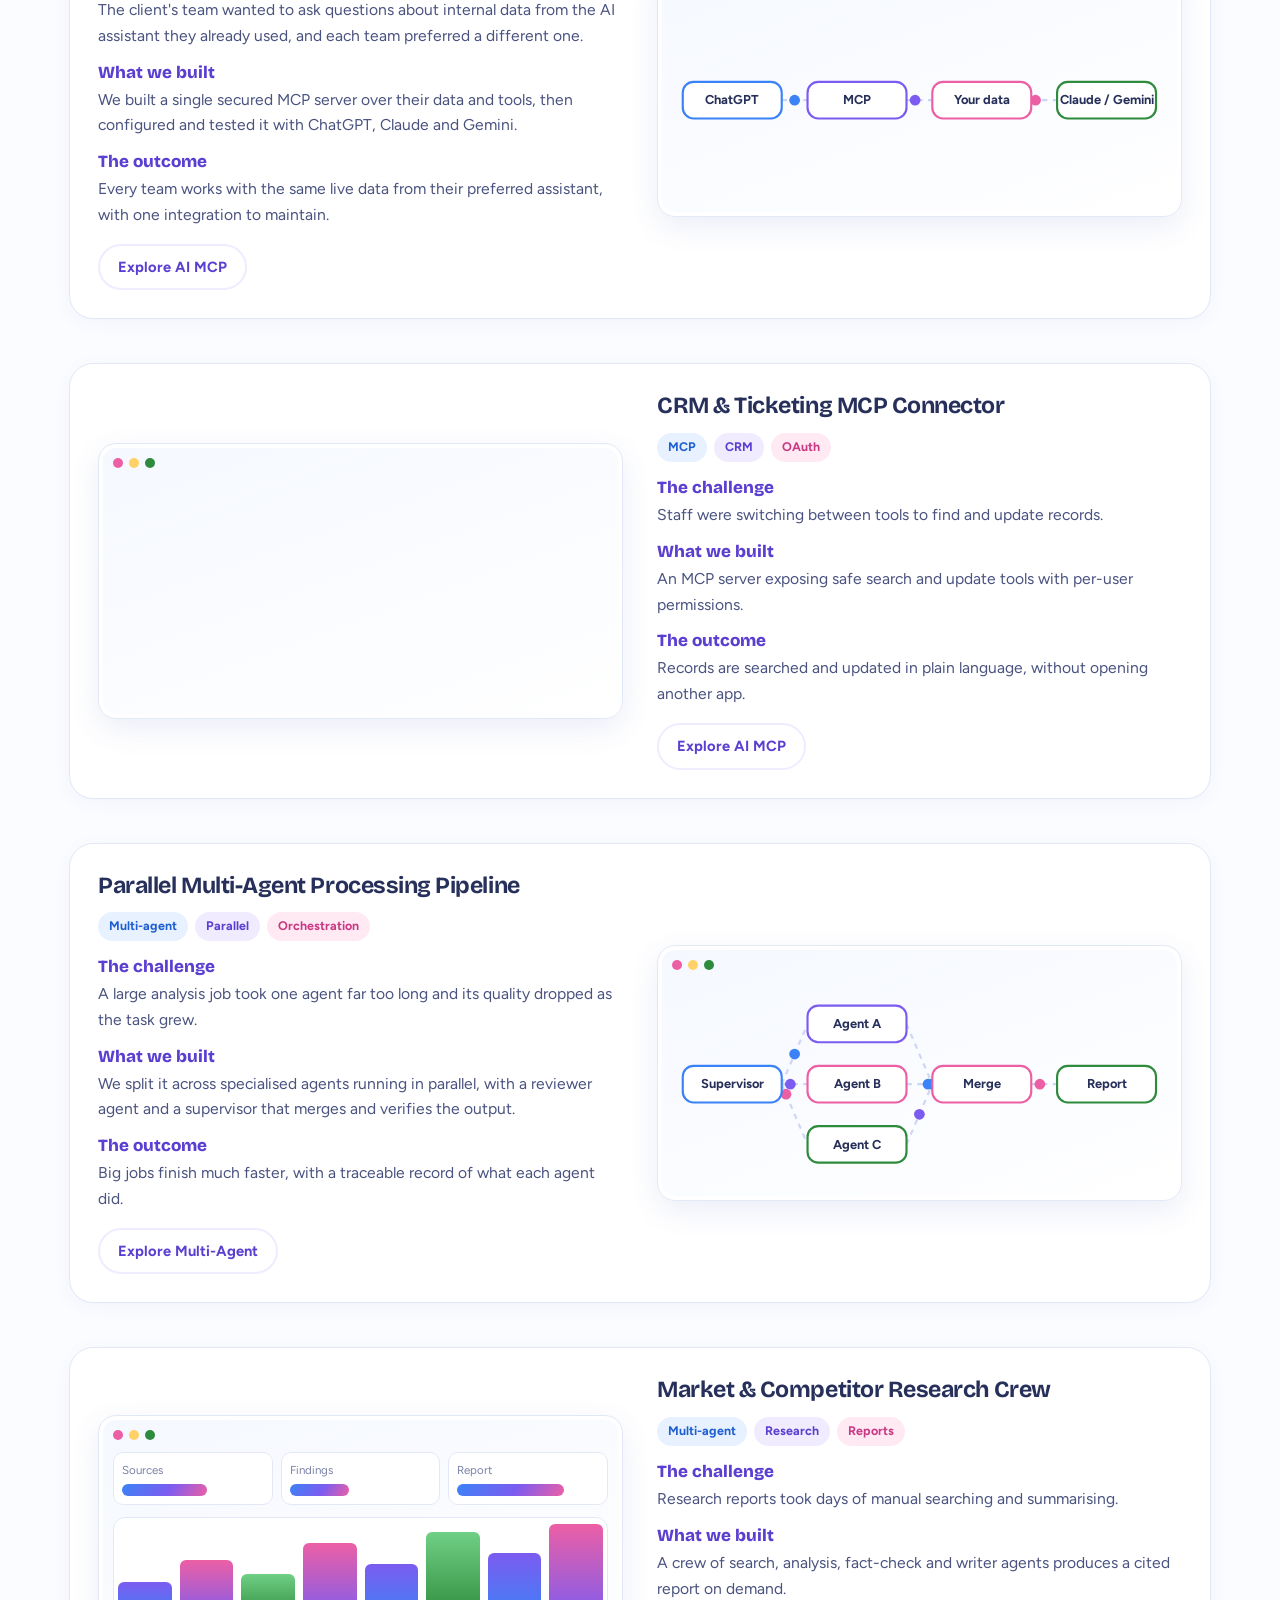
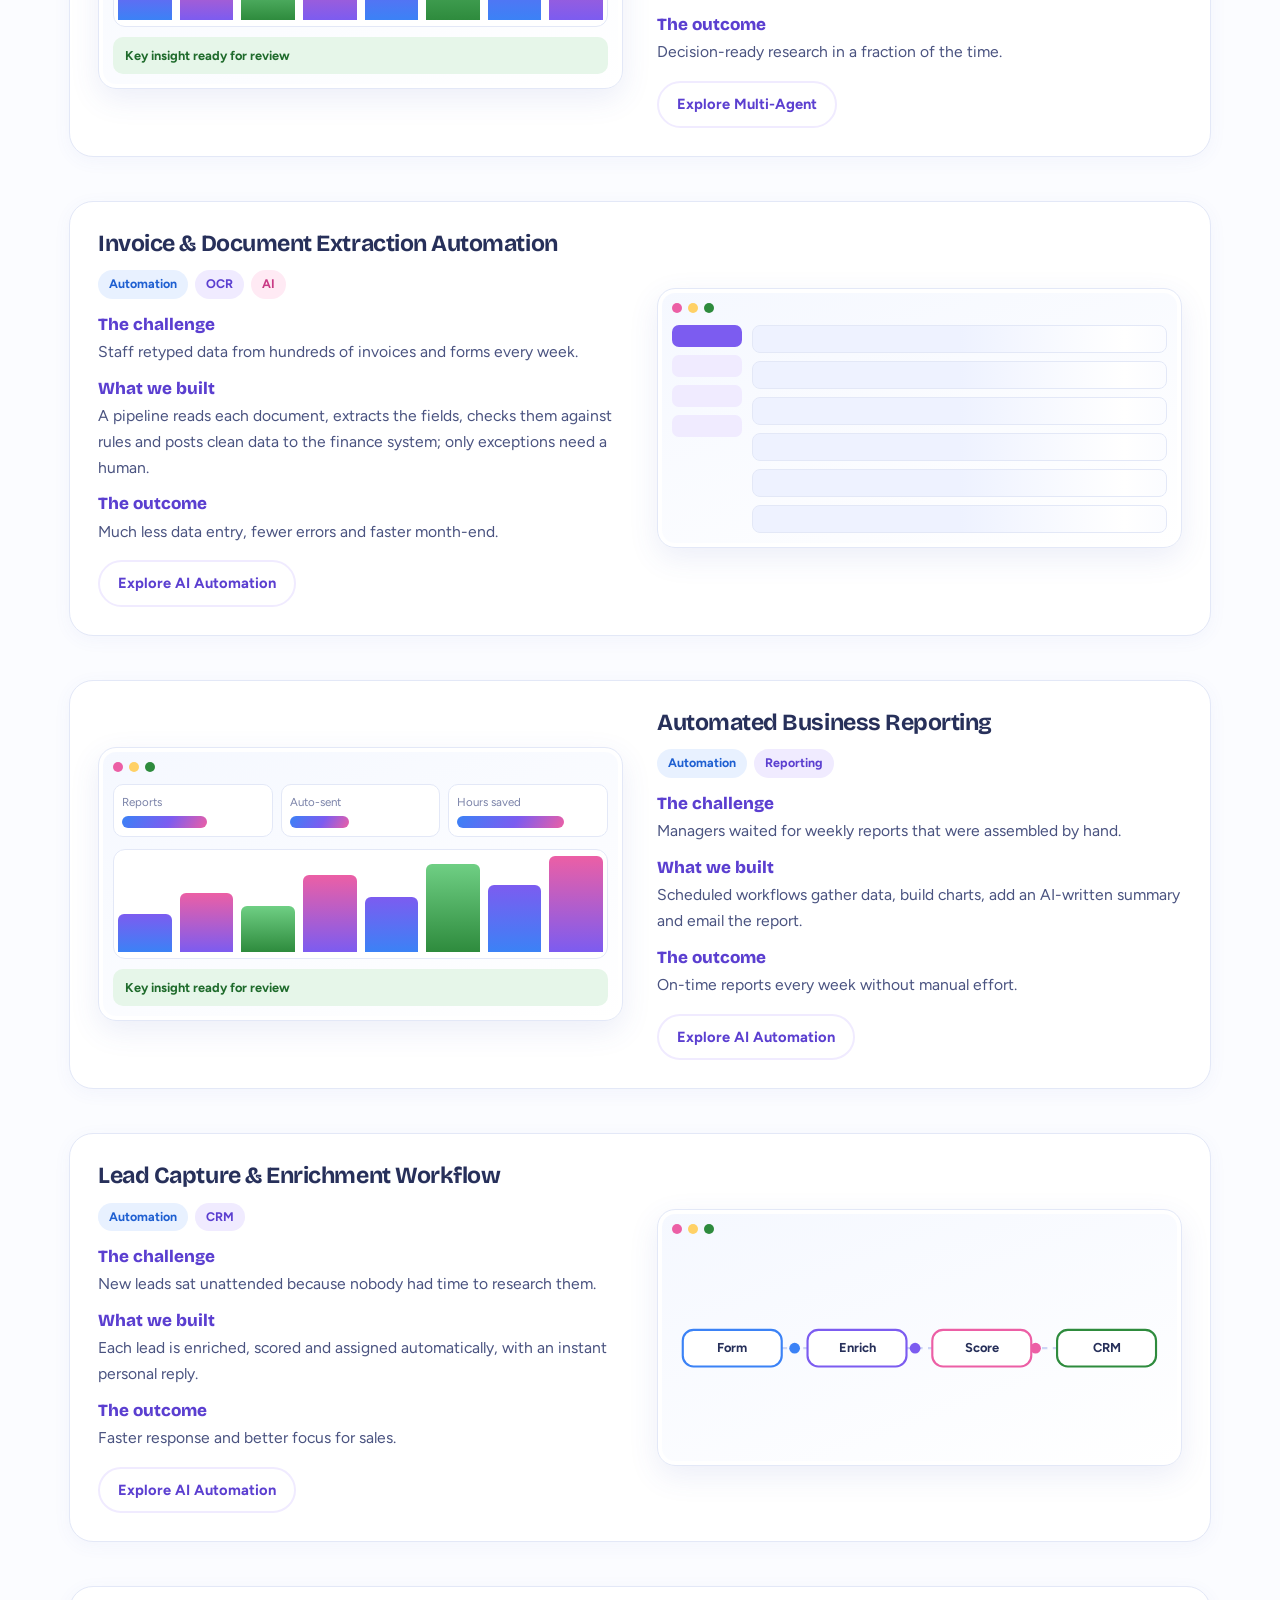
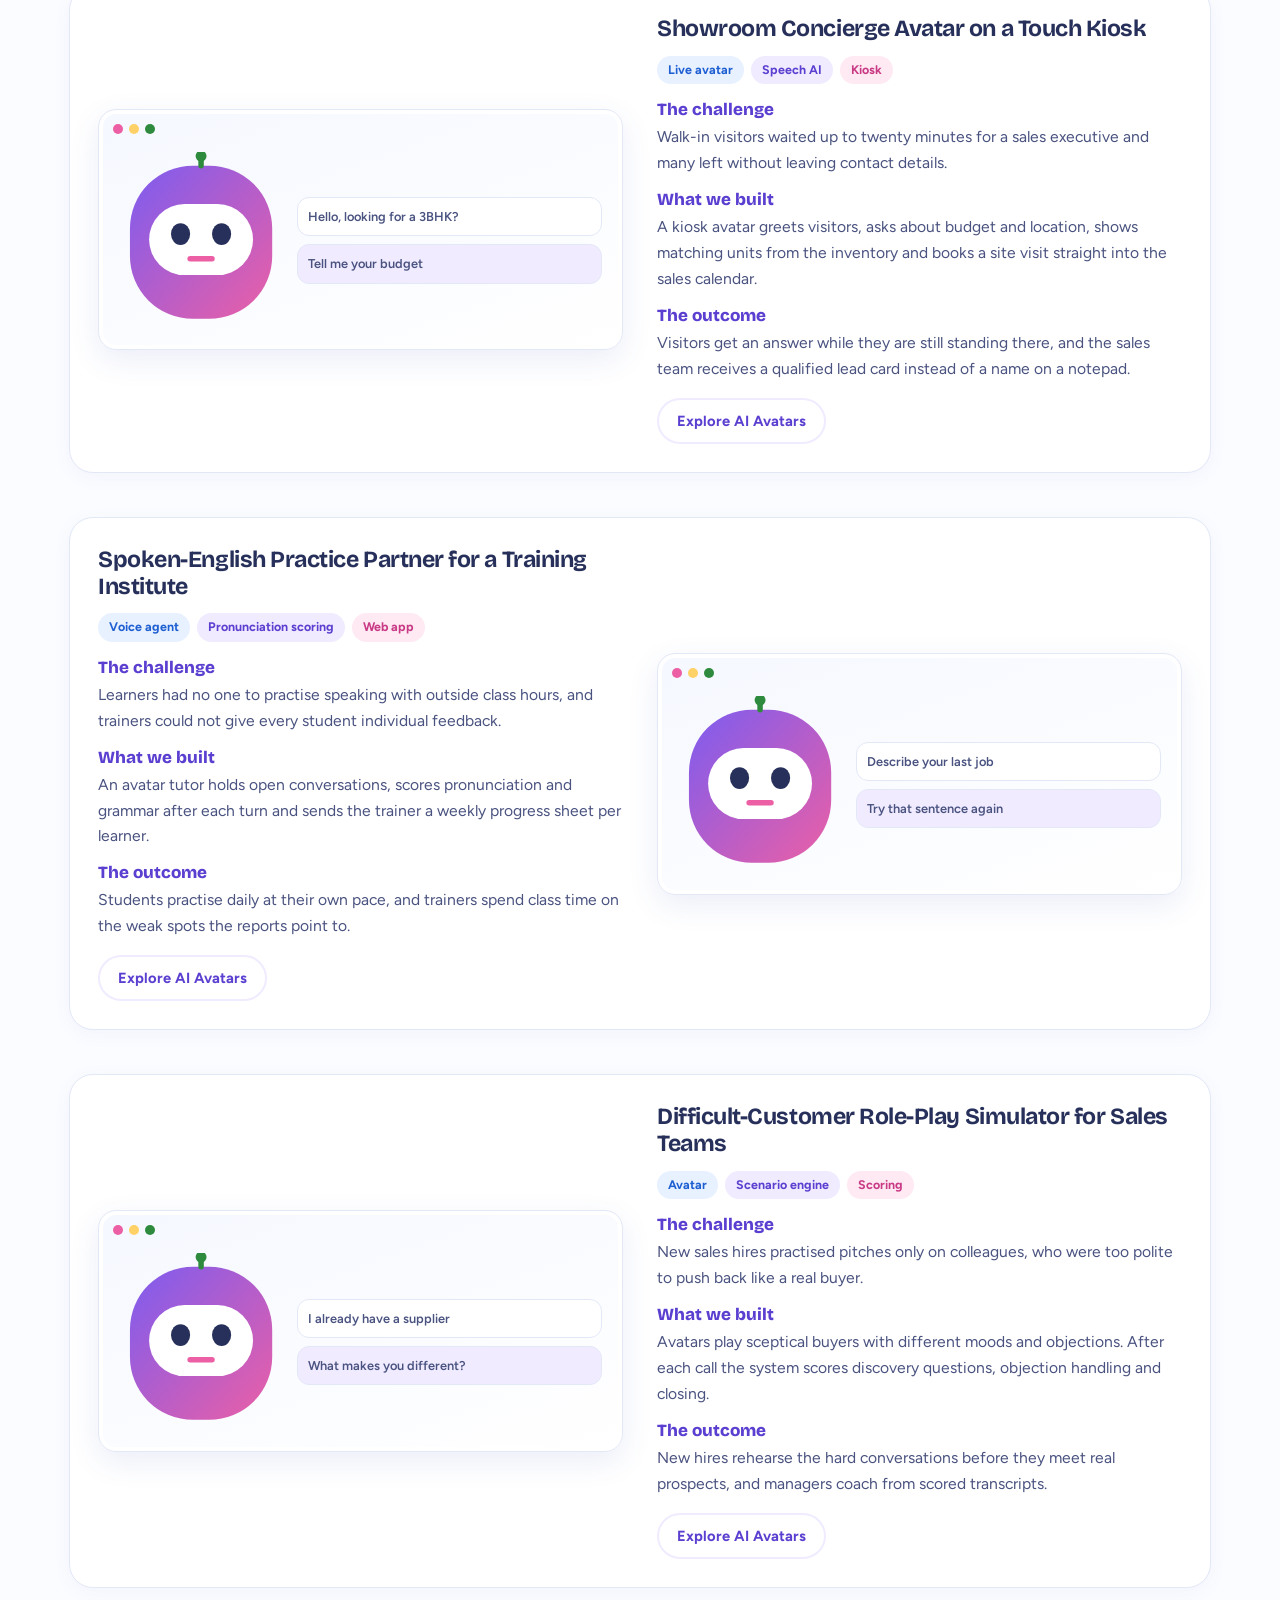
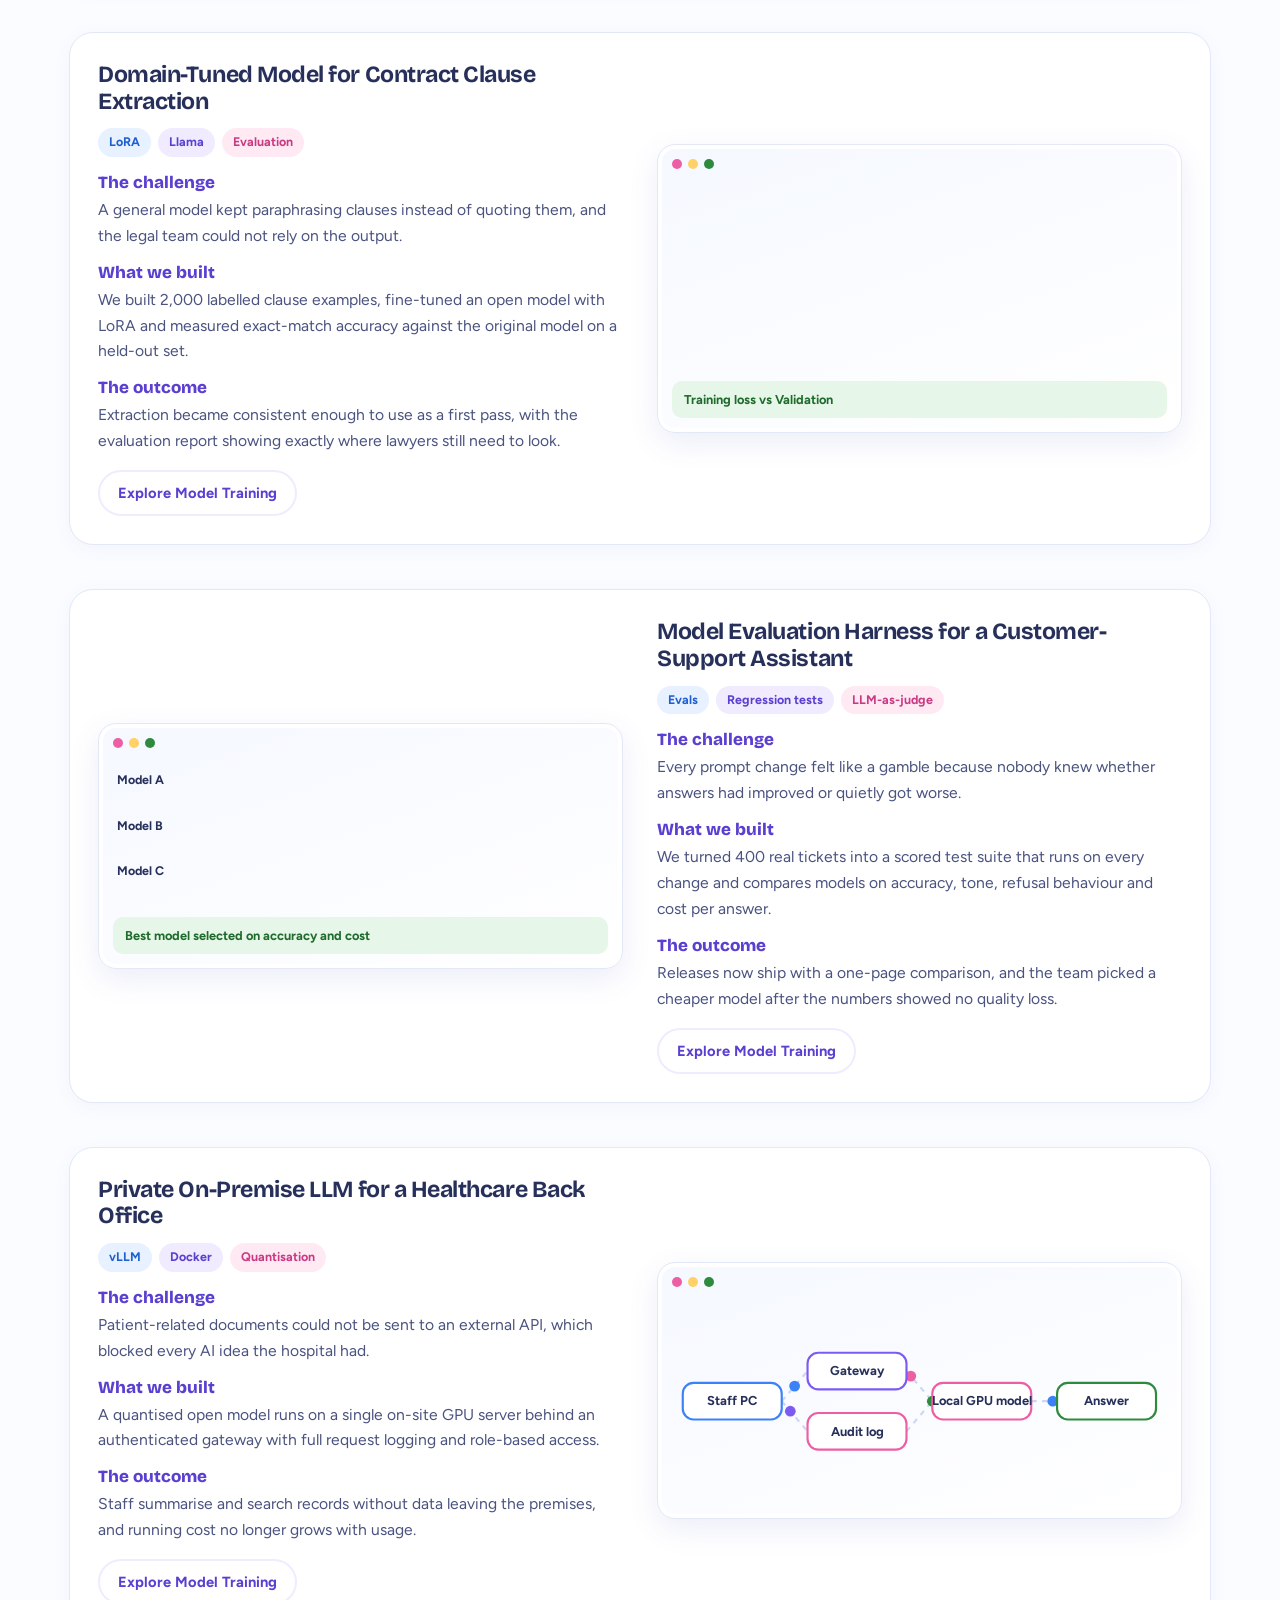
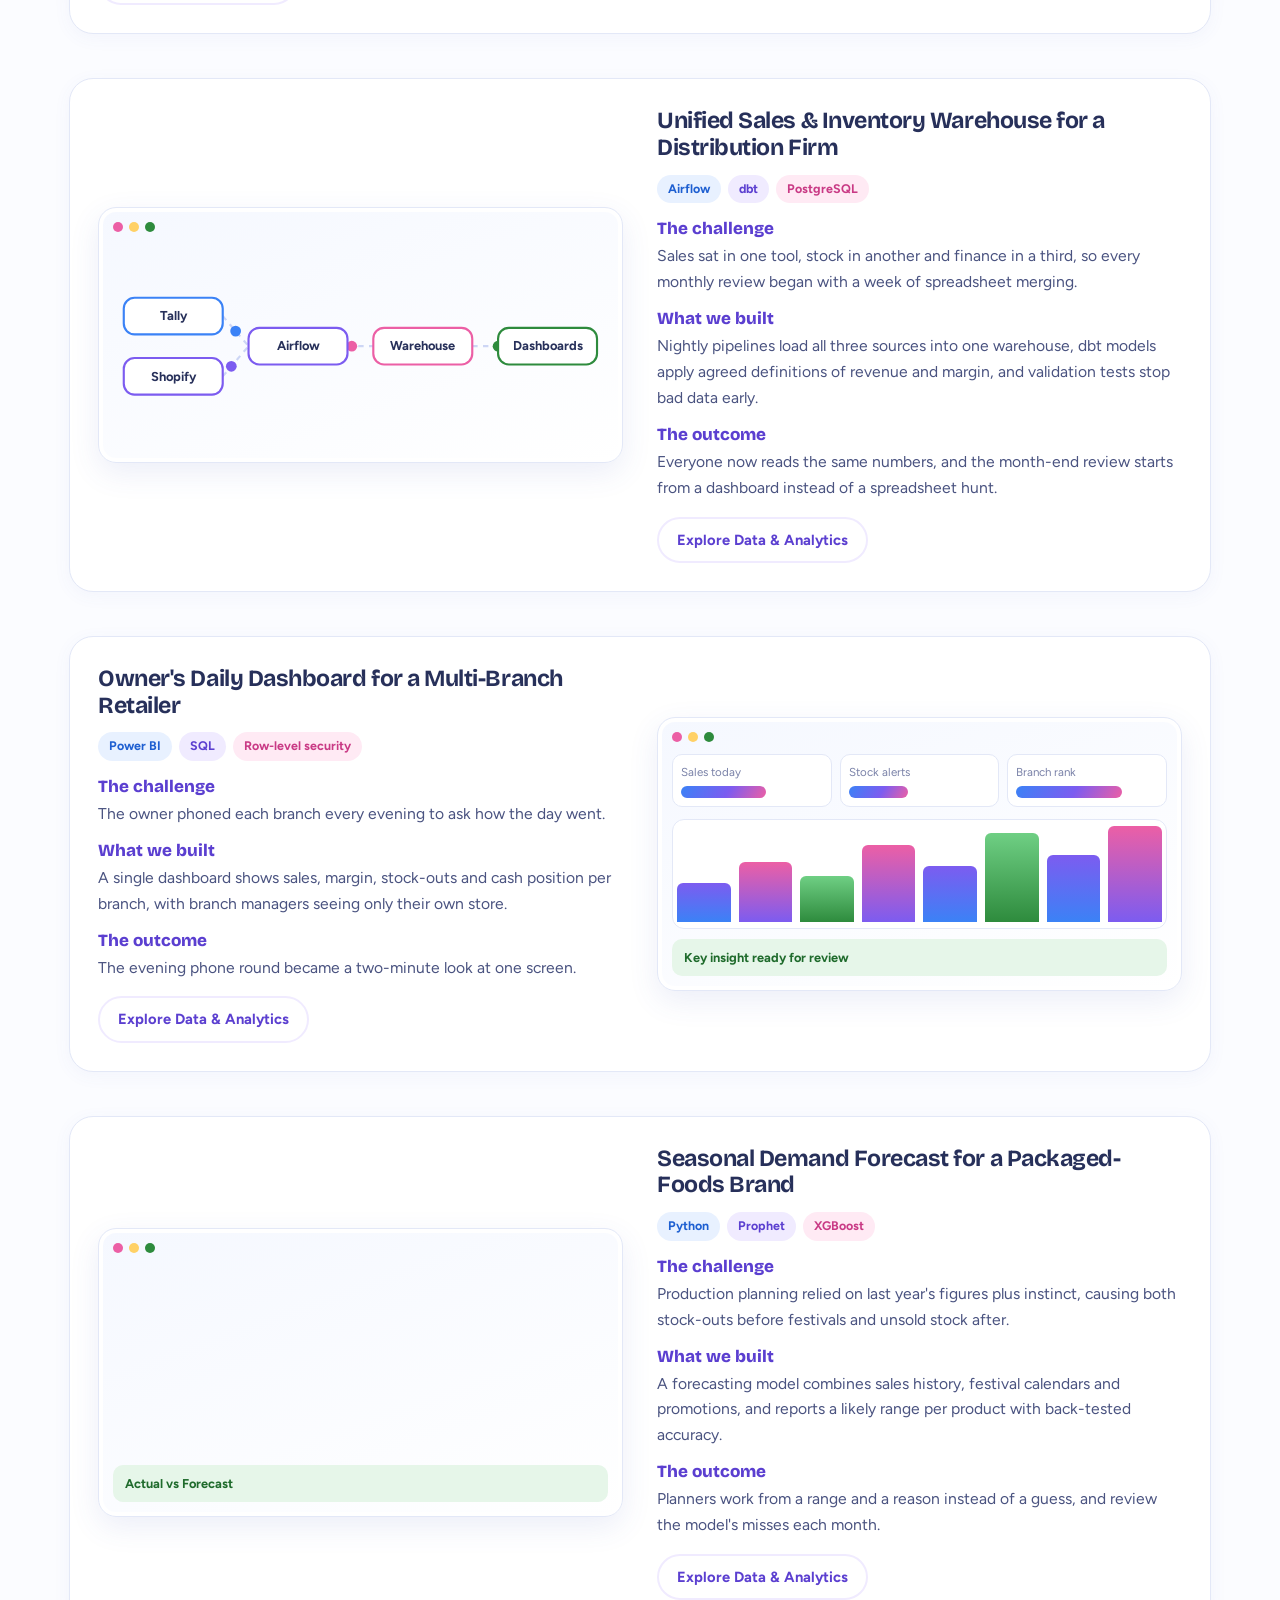
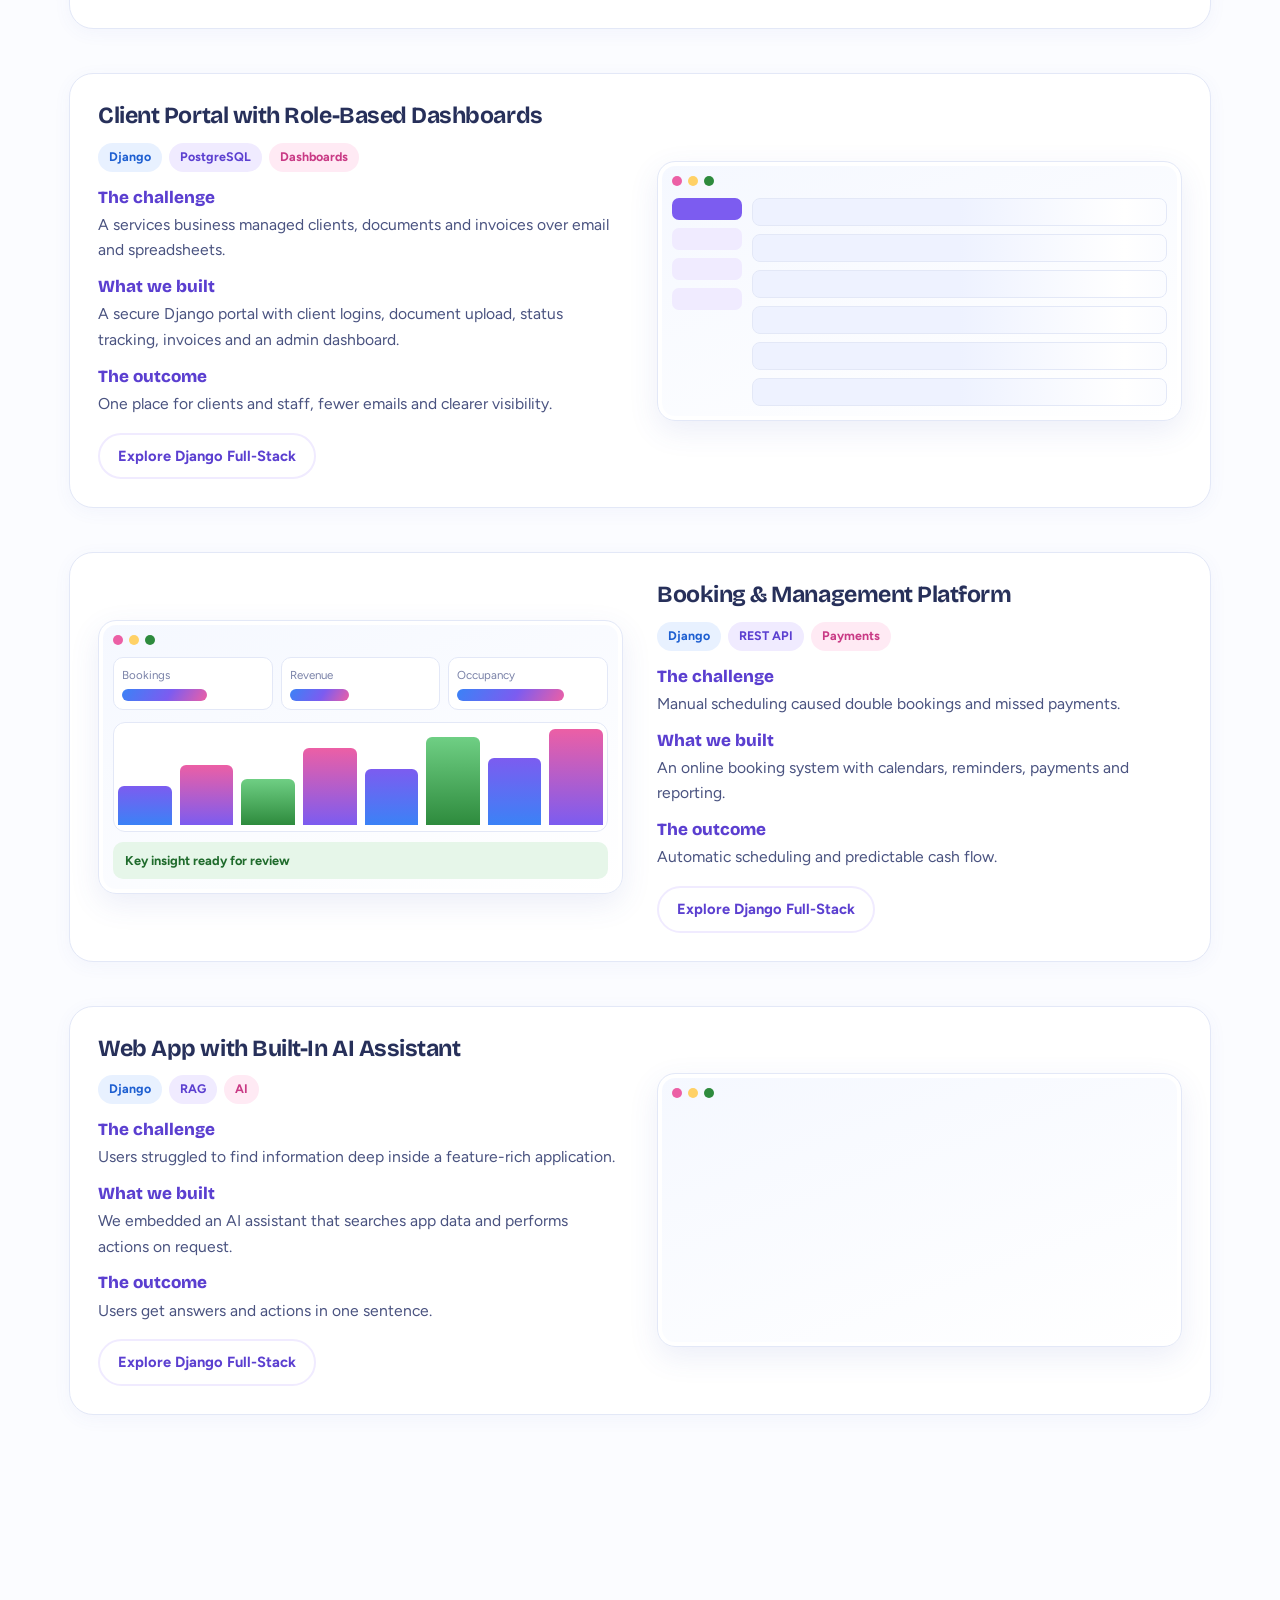
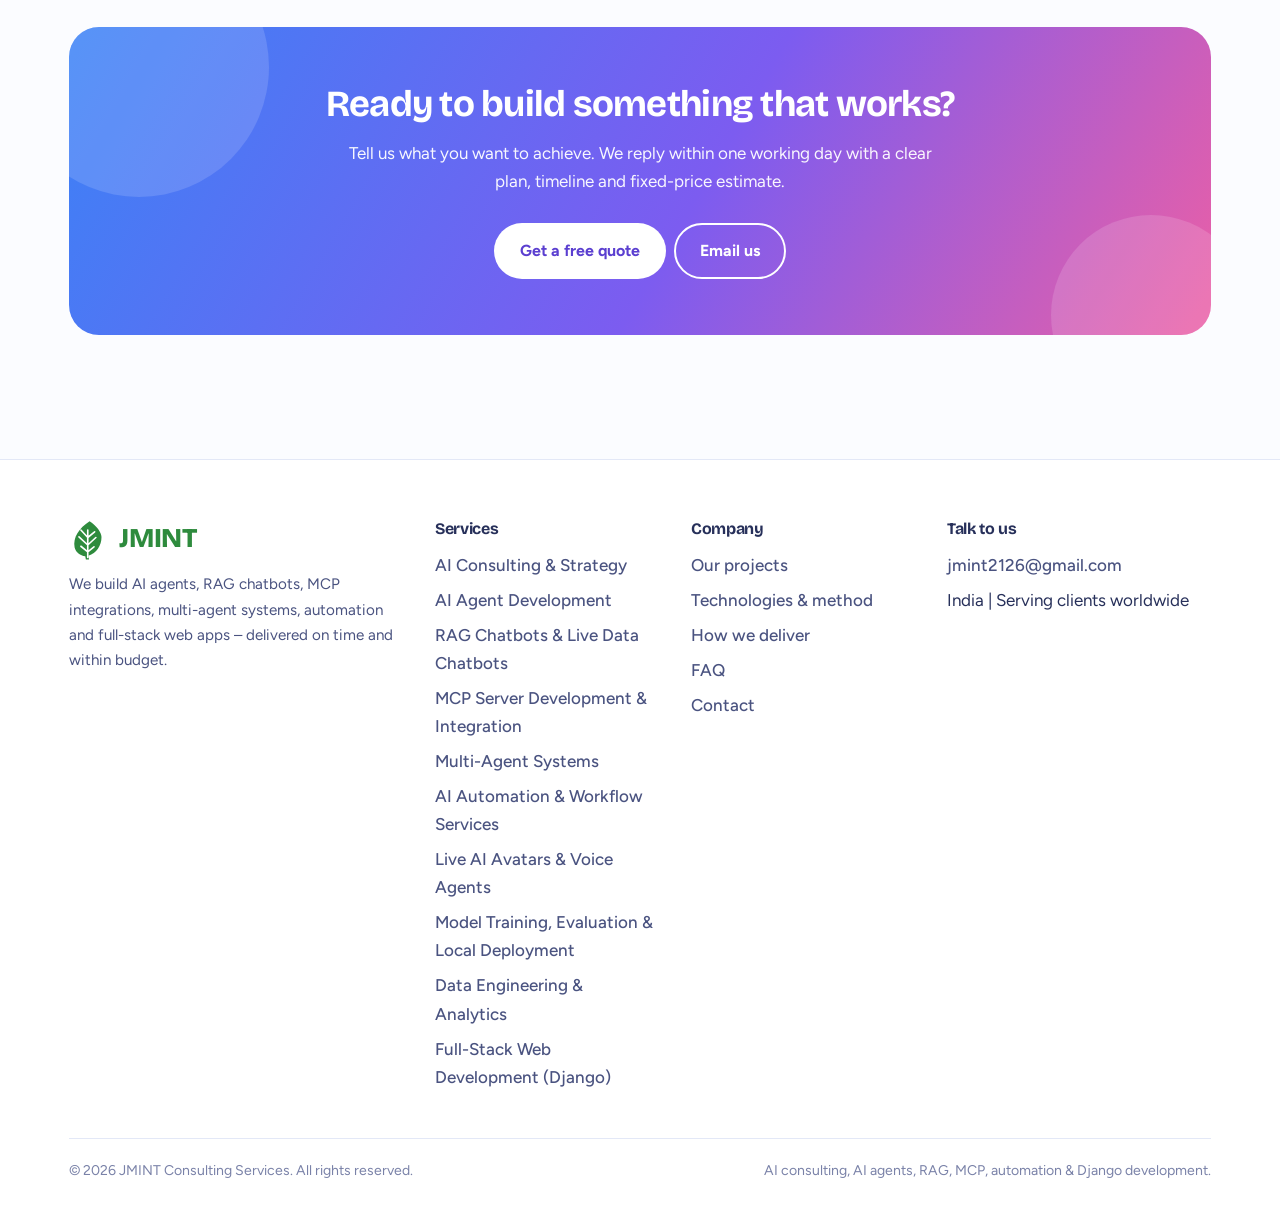
<file: projects.html>
<!DOCTYPE html><html lang="en"><head><meta charset="utf-8">
<meta name="viewport" content="width=device-width,initial-scale=1">
<title>AI &amp; Web Development Projects | Case Studies – JMINT</title>
<meta name="description" content="AI agent, RAG chatbot, MCP integration, multi-agent, automation and Django projects delivered by JMINT Consulting Services.">

<meta name="robots" content="index,follow,max-image-preview:large">
<link rel="canonical" href="https://YOUR-USERNAME.github.io/YOUR-REPO/projects.html">
<meta property="og:type" content="website"><meta property="og:title" content="AI &amp; Web Development Projects | Case Studies – JMINT"><meta property="og:description" content="AI agent, RAG chatbot, MCP integration, multi-agent, automation and Django projects delivered by JMINT Consulting Services."><meta property="og:url" content="https://YOUR-USERNAME.github.io/YOUR-REPO/projects.html"><meta property="og:site_name" content="JMINT Consulting Services">
<meta name="twitter:card" content="summary"><meta name="theme-color" content="#2e8b3d">
<link rel="icon" href="assets/favicon.svg" type="image/svg+xml">
<link rel="preconnect" href="https://fonts.googleapis.com"><link rel="preconnect" href="https://fonts.gstatic.com" crossorigin>
<link href="https://fonts.googleapis.com/css2?family=Bricolage+Grotesque:opsz,wght@12..96,500;12..96,700;12..96,800&family=Figtree:wght@400;500;600;700&display=swap" rel="stylesheet">
<link rel="stylesheet" href="css/style.css"><link rel="stylesheet" href="css/extras.css">
<script type="application/ld+json">{"@context": "https://schema.org", "@type": "CollectionPage", "name": "JMINT projects", "url": "https://YOUR-USERNAME.github.io/YOUR-REPO/projects.html"}</script></head><body><header class="site-header"><div class="wrap nav"><a class="brand" href="index.html" aria-label="JMINT Consulting Services home"><svg viewBox="0 0 64 64" aria-hidden="true"><path d="M33 2C16 13 6 28 9 44c2 8 9 13 17 14l1 5h5l-1-6c13-4 21-16 21-30C52 20 44 9 33 2z" fill="#2e8b3d"/><path d="M30 60V16M30 28l-11-12M30 28l11-9M30 40l-14-13M30 40l13-12M30 51l-11-9M30 51l10-8" stroke="#fff" stroke-width="2.6" stroke-linecap="round" fill="none"/></svg><span><b>JMINT</b></span></a>
<button class="burger" aria-label="Open menu" aria-expanded="false"><svg viewBox="0 0 24 24" fill="none" stroke="currentColor" stroke-width="2" stroke-linecap="round" stroke-linejoin="round" aria-hidden="true" ><path d="M4 7h16M4 12h16M4 17h16"/></svg></button>
<ul class="menu">
<li><a class="top" href="index.html">Home</a></li>
<li class="has-dd"><button class="top" aria-haspopup="true" aria-expanded="false">Services &#9662;</button><ul class="dd"><li><a href="ai-consulting.html"><i><svg viewBox="0 0 24 24" fill="none" stroke="currentColor" stroke-width="2" stroke-linecap="round" stroke-linejoin="round" aria-hidden="true" ><circle cx="12" cy="12" r="9"/><path d="M15.5 8.5l-2 5-5 2 2-5z"/></svg></i>AI Consulting &amp; Strategy</a></li><li><a href="ai-agent-development.html"><i><svg viewBox="0 0 24 24" fill="none" stroke="currentColor" stroke-width="2" stroke-linecap="round" stroke-linejoin="round" aria-hidden="true" ><rect x="4" y="8" width="16" height="11" rx="3"/><path d="M12 8V4M9 13.5h.01M15 13.5h.01M9.5 16.5h5"/></svg></i>AI Agent Development</a></li><li><a href="rag-chatbot-development.html"><i><svg viewBox="0 0 24 24" fill="none" stroke="currentColor" stroke-width="2" stroke-linecap="round" stroke-linejoin="round" aria-hidden="true" ><path d="M21 12a8 8 0 0 1-11.5 7.2L3 21l1.8-5.5A8 8 0 1 1 21 12z"/></svg></i>RAG Chatbots &amp; Live Data Chatbots</a></li><li><a href="mcp-server-development.html"><i><svg viewBox="0 0 24 24" fill="none" stroke="currentColor" stroke-width="2" stroke-linecap="round" stroke-linejoin="round" aria-hidden="true" ><path d="M9 2v6M15 2v6M7 8h10v4a5 5 0 0 1-10 0zM12 17v5"/></svg></i>MCP Server Development &amp; Integration</a></li><li><a href="multi-agent-systems.html"><i><svg viewBox="0 0 24 24" fill="none" stroke="currentColor" stroke-width="2" stroke-linecap="round" stroke-linejoin="round" aria-hidden="true" ><path d="M12 3l9 5-9 5-9-5z"/><path d="M3 13l9 5 9-5"/></svg></i>Multi-Agent Systems</a></li><li><a href="ai-automation-services.html"><i><svg viewBox="0 0 24 24" fill="none" stroke="currentColor" stroke-width="2" stroke-linecap="round" stroke-linejoin="round" aria-hidden="true" ><path d="M13 2L4 14h7l-1 8 9-12h-7z"/></svg></i>AI Automation &amp; Workflow Services</a></li><li><a href="ai-avatar-voice-agents.html"><i><svg viewBox="0 0 24 24" fill="none" stroke="currentColor" stroke-width="2" stroke-linecap="round" stroke-linejoin="round" aria-hidden="true" ><rect x="9" y="3" width="6" height="12" rx="3"/><path d="M5 11a7 7 0 0 0 14 0M12 18v3"/></svg></i>Live AI Avatars &amp; Voice Agents</a></li><li><a href="ml-model-training-deployment.html"><i><svg viewBox="0 0 24 24" fill="none" stroke="currentColor" stroke-width="2" stroke-linecap="round" stroke-linejoin="round" aria-hidden="true" ><rect x="6" y="6" width="12" height="12" rx="2"/><path d="M9 2v4M15 2v4M9 18v4M15 18v4M2 9h4M2 15h4M18 9h4M18 15h4"/></svg></i>Model Training, Evaluation &amp; Local Deployment</a></li><li><a href="data-engineering-analytics.html"><i><svg viewBox="0 0 24 24" fill="none" stroke="currentColor" stroke-width="2" stroke-linecap="round" stroke-linejoin="round" aria-hidden="true" ><path d="M3 3v18h18M7 15l4-4 3 3 5-6"/></svg></i>Data Engineering &amp; Analytics</a></li><li><a href="django-fullstack-development.html"><i><svg viewBox="0 0 24 24" fill="none" stroke="currentColor" stroke-width="2" stroke-linecap="round" stroke-linejoin="round" aria-hidden="true" ><path d="M16 18l6-6-6-6M8 6l-6 6 6 6"/></svg></i>Full-Stack Web Development (Django)</a></li></ul></li>
<li><a class="top active" href="projects.html">Projects</a></li>
<li><a class="top" href="technologies.html">Technologies</a></li>
<li><a class="top" href="index.html#process">How we work</a></li>
<li><a class="top" href="contact.html">Contact</a></li>
<li><a class="btn btn-primary btn-sm" href="contact.html">Get a free quote</a></li>
</ul></div></header><main><section class="hero page-hero"><canvas id="net"></canvas><div class="wrap" style="grid-template-columns:1fr"><div><div class="crumbs"><a href="index.html">Home</a> / Projects</div><h1>Projects that prove what AI can do for your business</h1><p class="lead">From accounting insight agents to RAG chatbots, MCP integrations, parallel multi-agent pipelines and full-stack Django apps – explore what we have built.</p></div></div></section>
<section><div class="wrap"><div class="filters" role="group" aria-label="Filter projects"><button class="on" data-f="all">All projects</button><button data-f="ai-consulting">AI Consulting</button><button data-f="ai-agent-development">AI Agents</button><button data-f="rag-chatbot-development">RAG Chatbots</button><button data-f="mcp-server-development">AI MCP</button><button data-f="multi-agent-systems">Multi-Agent</button><button data-f="ai-automation-services">AI Automation</button><button data-f="ai-avatar-voice-agents">AI Avatars</button><button data-f="ml-model-training-deployment">Model Training</button><button data-f="data-engineering-analytics">Data &amp; Analytics</button><button data-f="django-fullstack-development">Django Full-Stack</button></div><article class="proj rv" data-cat="ai-consulting" id="audit"><div class="mock" role="img" aria-label="Animated analytics dashboard preview"><div class="dots"><i></i><i></i><i></i></div><div class="kpis"><div>Use cases<b><u></u></b></div><div>Quick wins<b><u></u></b></div><div>Est. savings<b><u></u></b></div></div><div class="bars"><i style="--h:40%"></i><i style="--h:62%"></i><i style="--h:48%"></i><i style="--h:80%"></i><i style="--h:58%"></i><i style="--h:92%"></i><i style="--h:70%"></i><i style="--h:100%"></i></div><div class="insight">Key insight ready for review</div></div>
<div><h3>AI Opportunity Audit for an Operations-Heavy Business</h3><div class="tags"><span class="tag">Consulting</span><span class="tag">Process mapping</span><span class="tag">ROI model</span></div>
<dl><dt>The challenge</dt><dd>Leadership wanted to &#x27;use AI&#x27; but had dozens of ideas and no way to choose between them.</dd><dt>What we built</dt><dd>We mapped 40+ workflows, scored each idea on value and effort, and delivered a 90-day roadmap starting with three quick wins.</dd><dt>The outcome</dt><dd>The team started with the cheapest, highest-return automation first and avoided months of unfocused experiments.</dd></dl><p style="margin-top:16px"><a class="btn btn-ghost btn-sm" href="ai-consulting.html">Explore AI Consulting</a></p></div></article><article class="proj rv" data-cat="ai-consulting" id="roadmap"><div class="mock" role="img" aria-label="Animated workflow diagram"><div class="dots"><i></i><i></i><i></i></div><svg class="flow" viewBox="0 0 460 190"><path d="M102 95 L126 95" stroke="#cdd6f5" stroke-width="2" stroke-dasharray="5 5" fill="none"/><circle r="5" fill="#3b82f6"><animateMotion dur="2.4s" begin="0.0s" repeatCount="indefinite" path="M102 95 L126 95"/></circle><path d="M218 95 L242 95" stroke="#cdd6f5" stroke-width="2" stroke-dasharray="5 5" fill="none"/><circle r="5" fill="#7c5cf0"><animateMotion dur="2.4s" begin="0.4s" repeatCount="indefinite" path="M218 95 L242 95"/></circle><path d="M334 95 L358 95" stroke="#cdd6f5" stroke-width="2" stroke-dasharray="5 5" fill="none"/><circle r="5" fill="#ec5fa5"><animateMotion dur="2.4s" begin="0.8s" repeatCount="indefinite" path="M334 95 L358 95"/></circle><rect x="10" y="78" width="92" height="34" rx="10" fill="#fff" stroke="#3b82f6" stroke-width="2"/><text x="56" y="99" text-anchor="middle" font-size="12" font-weight="700" fill="#27305a" font-family="Figtree,sans-serif">Data</text><rect x="126" y="78" width="92" height="34" rx="10" fill="#fff" stroke="#7c5cf0" stroke-width="2"/><text x="172" y="99" text-anchor="middle" font-size="12" font-weight="700" fill="#27305a" font-family="Figtree,sans-serif">Clean</text><rect x="242" y="78" width="92" height="34" rx="10" fill="#fff" stroke="#ec5fa5" stroke-width="2"/><text x="288" y="99" text-anchor="middle" font-size="12" font-weight="700" fill="#27305a" font-family="Figtree,sans-serif">Model</text><rect x="358" y="78" width="92" height="34" rx="10" fill="#fff" stroke="#2e8b3d" stroke-width="2"/><text x="404" y="99" text-anchor="middle" font-size="12" font-weight="700" fill="#27305a" font-family="Figtree,sans-serif">Action</text></svg></div>
<div><h3>Data-to-AI Roadmap for a Growing Services Firm</h3><div class="tags"><span class="tag">Data strategy</span><span class="tag">Architecture</span><span class="tag">Governance</span></div>
<dl><dt>The challenge</dt><dd>Data lived in spreadsheets, email and three different tools, so no AI project could start.</dd><dt>What we built</dt><dd>We designed a simple data pipeline and governance plan, then phased the AI features around it with fixed budgets.</dd><dt>The outcome</dt><dd>A realistic, budget-friendly path from messy data to working AI assistants.</dd></dl><p style="margin-top:16px"><a class="btn btn-ghost btn-sm" href="ai-consulting.html">Explore AI Consulting</a></p></div></article><article class="proj rv" data-cat="ai-agent-development" id="accounting-agent"><div class="mock" role="img" aria-label="Animated analytics dashboard preview"><div class="dots"><i></i><i></i><i></i></div><div class="kpis"><div>Records<b><u></u></b></div><div>Anomalies<b><u></u></b></div><div>Hours saved<b><u></u></b></div></div><div class="bars"><i style="--h:40%"></i><i style="--h:62%"></i><i style="--h:48%"></i><i style="--h:80%"></i><i style="--h:58%"></i><i style="--h:92%"></i><i style="--h:70%"></i><i style="--h:100%"></i></div><div class="insight">Key insight ready for review</div></div>
<div><h3>AI Accounting Insight Agent</h3><div class="tags"><span class="tag">AI agent</span><span class="tag">Accounting</span><span class="tag">Big data</span><span class="tag">Python</span></div>
<dl><dt>The challenge</dt><dd>Accountants had to go through millions of transaction rows for each client before they could write a single recommendation.</dd><dt>What we built</dt><dd>We built an AI agent that processes the full dataset, spots trends, duplicates and unusual entries, and writes a short list of key insights for each client with links back to the source rows.</dd><dt>The outcome</dt><dd>Accountants start from the answers instead of the raw data, so client jobs finish faster and reviews are more consistent.</dd></dl><p style="margin-top:16px"><a class="btn btn-ghost btn-sm" href="ai-agent-development.html">Explore AI Agents</a></p></div></article><article class="proj rv" data-cat="ai-agent-development" id="lead-agent"><div class="mock" role="img" aria-label="Animated chatbot conversation preview"><div class="dots"><i></i><i></i><i></i></div><div class="bub u n1">Hi, I need a quote for 50 users.</div><div class="bub b n2">Happy to help! Is this for cloud or on-site?</div><div class="bub u n3">Cloud. Start next month.</div><div class="bub b n4">Great – I have booked a call for Tuesday 11:00.<em>Added to CRM</em></div></div>
<div><h3>Lead Qualification &amp; Follow-up Agent</h3><div class="tags"><span class="tag">AI agent</span><span class="tag">CRM</span><span class="tag">Email</span></div>
<dl><dt>The challenge</dt><dd>Sales staff lost hours every day on repetitive first replies and unqualified enquiries.</dd><dt>What we built</dt><dd>An agent that replies instantly, asks qualifying questions, scores the lead, books meetings and writes notes into the CRM.</dd><dt>The outcome</dt><dd>Sales people only talk to qualified, ready-to-buy prospects.</dd></dl><p style="margin-top:16px"><a class="btn btn-ghost btn-sm" href="ai-agent-development.html">Explore AI Agents</a></p></div></article><article class="proj rv" data-cat="ai-agent-development" id="support-triage"><div class="mock" role="img" aria-label="Animated workflow diagram"><div class="dots"><i></i><i></i><i></i></div><svg class="flow" viewBox="0 0 460 190"><path d="M102 95 L126 95" stroke="#cdd6f5" stroke-width="2" stroke-dasharray="5 5" fill="none"/><circle r="5" fill="#3b82f6"><animateMotion dur="2.4s" begin="0.0s" repeatCount="indefinite" path="M102 95 L126 95"/></circle><path d="M218 95 L242 95" stroke="#cdd6f5" stroke-width="2" stroke-dasharray="5 5" fill="none"/><circle r="5" fill="#7c5cf0"><animateMotion dur="2.4s" begin="0.4s" repeatCount="indefinite" path="M218 95 L242 95"/></circle><path d="M334 95 L358 95" stroke="#cdd6f5" stroke-width="2" stroke-dasharray="5 5" fill="none"/><circle r="5" fill="#ec5fa5"><animateMotion dur="2.4s" begin="0.8s" repeatCount="indefinite" path="M334 95 L358 95"/></circle><rect x="10" y="78" width="92" height="34" rx="10" fill="#fff" stroke="#3b82f6" stroke-width="2"/><text x="56" y="99" text-anchor="middle" font-size="12" font-weight="700" fill="#27305a" font-family="Figtree,sans-serif">Ticket</text><rect x="126" y="78" width="92" height="34" rx="10" fill="#fff" stroke="#7c5cf0" stroke-width="2"/><text x="172" y="99" text-anchor="middle" font-size="12" font-weight="700" fill="#27305a" font-family="Figtree,sans-serif">Classify</text><rect x="242" y="78" width="92" height="34" rx="10" fill="#fff" stroke="#ec5fa5" stroke-width="2"/><text x="288" y="99" text-anchor="middle" font-size="12" font-weight="700" fill="#27305a" font-family="Figtree,sans-serif">Draft</text><rect x="358" y="78" width="92" height="34" rx="10" fill="#fff" stroke="#2e8b3d" stroke-width="2"/><text x="404" y="99" text-anchor="middle" font-size="12" font-weight="700" fill="#27305a" font-family="Figtree,sans-serif">Review</text></svg></div>
<div><h3>Support Ticket Triage Agent</h3><div class="tags"><span class="tag">AI agent</span><span class="tag">Support</span><span class="tag">Automation</span></div>
<dl><dt>The challenge</dt><dd>Support inboxes were full of tickets that needed sorting before anyone could answer.</dd><dt>What we built</dt><dd>The agent categorises, prioritises and drafts replies from your knowledge base; agents only approve or edit.</dd><dt>The outcome</dt><dd>Faster first response and a calmer support team.</dd></dl><p style="margin-top:16px"><a class="btn btn-ghost btn-sm" href="ai-agent-development.html">Explore AI Agents</a></p></div></article><article class="proj rv" data-cat="rag-chatbot-development" id="rag-docs"><div class="mock" role="img" aria-label="Animated chatbot conversation preview"><div class="dots"><i></i><i></i><i></i></div><div class="bub u n1">What is the refund period for annual plans?</div><div class="bub b n2">Annual plans can be refunded within 30 days of purchase.<em>Source: Policy.pdf, page 4</em></div><div class="bub u n3">And for monthly plans?</div><div class="bub b n4">Monthly plans are non-refundable after the billing date.<em>Source: Policy.pdf, page 5</em></div></div>
<div><h3>Document Knowledge Chatbot</h3><div class="tags"><span class="tag">RAG</span><span class="tag">Vector DB</span><span class="tag">Python</span></div>
<dl><dt>The challenge</dt><dd>Staff spent hours searching long manuals and policy files to answer routine questions.</dd><dt>What we built</dt><dd>A RAG chatbot indexes every document, retrieves the exact passage and answers in seconds with a page-level citation.</dd><dt>The outcome</dt><dd>Instant, consistent answers and far fewer interruptions for senior team members.</dd></dl><p style="margin-top:16px"><a class="btn btn-ghost btn-sm" href="rag-chatbot-development.html">Explore RAG Chatbots</a></p></div></article><article class="proj rv" data-cat="rag-chatbot-development" id="live-chat"><div class="mock" role="img" aria-label="Animated workflow diagram"><div class="dots"><i></i><i></i><i></i></div><svg class="flow" viewBox="0 0 460 190"><path d="M102 95 L126 95" stroke="#cdd6f5" stroke-width="2" stroke-dasharray="5 5" fill="none"/><circle r="5" fill="#3b82f6"><animateMotion dur="2.4s" begin="0.0s" repeatCount="indefinite" path="M102 95 L126 95"/></circle><path d="M218 95 L242 95" stroke="#cdd6f5" stroke-width="2" stroke-dasharray="5 5" fill="none"/><circle r="5" fill="#7c5cf0"><animateMotion dur="2.4s" begin="0.4s" repeatCount="indefinite" path="M218 95 L242 95"/></circle><path d="M334 95 L358 95" stroke="#cdd6f5" stroke-width="2" stroke-dasharray="5 5" fill="none"/><circle r="5" fill="#ec5fa5"><animateMotion dur="2.4s" begin="0.8s" repeatCount="indefinite" path="M334 95 L358 95"/></circle><rect x="10" y="78" width="92" height="34" rx="10" fill="#fff" stroke="#3b82f6" stroke-width="2"/><text x="56" y="99" text-anchor="middle" font-size="12" font-weight="700" fill="#27305a" font-family="Figtree,sans-serif">Question</text><rect x="126" y="78" width="92" height="34" rx="10" fill="#fff" stroke="#7c5cf0" stroke-width="2"/><text x="172" y="99" text-anchor="middle" font-size="12" font-weight="700" fill="#27305a" font-family="Figtree,sans-serif">Live API</text><rect x="242" y="78" width="92" height="34" rx="10" fill="#fff" stroke="#ec5fa5" stroke-width="2"/><text x="288" y="99" text-anchor="middle" font-size="12" font-weight="700" fill="#27305a" font-family="Figtree,sans-serif">Retrieve</text><rect x="358" y="78" width="92" height="34" rx="10" fill="#fff" stroke="#2e8b3d" stroke-width="2"/><text x="404" y="99" text-anchor="middle" font-size="12" font-weight="700" fill="#27305a" font-family="Figtree,sans-serif">Answer</text></svg></div>
<div><h3>Live-Resource Chatbot</h3><div class="tags"><span class="tag">Live data</span><span class="tag">API</span><span class="tag">RAG</span></div>
<dl><dt>The challenge</dt><dd>Customers asked about information that changes daily, which a static bot could never answer correctly.</dd><dt>What we built</dt><dd>The chatbot decides when to call a live source, reads the fresh result and replies with the current value and where it came from.</dd><dt>The outcome</dt><dd>Accurate answers that stay up to date without manual updates.</dd></dl><p style="margin-top:16px"><a class="btn btn-ghost btn-sm" href="rag-chatbot-development.html">Explore RAG Chatbots</a></p></div></article><article class="proj rv" data-cat="rag-chatbot-development" id="hr-bot"><div class="mock" role="img" aria-label="Animated chatbot conversation preview"><div class="dots"><i></i><i></i><i></i></div><div class="bub u n1">How many leave days do I have?</div><div class="bub b n2">You have 12 days of annual leave remaining.<em>HR policy 2.3</em></div><div class="bub u n3">How do I apply?</div><div class="bub b n4">Open the Leave page and choose Apply. Your manager is notified.</div></div>
<div><h3>Internal HR &amp; Policy Assistant</h3><div class="tags"><span class="tag">RAG</span><span class="tag">Access control</span></div>
<dl><dt>The challenge</dt><dd>HR repeated the same answers all day.</dd><dt>What we built</dt><dd>A secure assistant that answers from policies and respects who is allowed to see what.</dd><dt>The outcome</dt><dd>Employees get answers instantly; HR focuses on people, not paperwork.</dd></dl><p style="margin-top:16px"><a class="btn btn-ghost btn-sm" href="rag-chatbot-development.html">Explore RAG Chatbots</a></p></div></article><article class="proj rv" data-cat="mcp-server-development" id="mcp-multi"><div class="mock" role="img" aria-label="Animated workflow diagram"><div class="dots"><i></i><i></i><i></i></div><svg class="flow" viewBox="0 0 460 190"><path d="M102 95 L126 95" stroke="#cdd6f5" stroke-width="2" stroke-dasharray="5 5" fill="none"/><circle r="5" fill="#3b82f6"><animateMotion dur="2.4s" begin="0.0s" repeatCount="indefinite" path="M102 95 L126 95"/></circle><path d="M218 95 L242 95" stroke="#cdd6f5" stroke-width="2" stroke-dasharray="5 5" fill="none"/><circle r="5" fill="#7c5cf0"><animateMotion dur="2.4s" begin="0.4s" repeatCount="indefinite" path="M218 95 L242 95"/></circle><path d="M334 95 L358 95" stroke="#cdd6f5" stroke-width="2" stroke-dasharray="5 5" fill="none"/><circle r="5" fill="#ec5fa5"><animateMotion dur="2.4s" begin="0.8s" repeatCount="indefinite" path="M334 95 L358 95"/></circle><rect x="10" y="78" width="92" height="34" rx="10" fill="#fff" stroke="#3b82f6" stroke-width="2"/><text x="56" y="99" text-anchor="middle" font-size="12" font-weight="700" fill="#27305a" font-family="Figtree,sans-serif">ChatGPT</text><rect x="126" y="78" width="92" height="34" rx="10" fill="#fff" stroke="#7c5cf0" stroke-width="2"/><text x="172" y="99" text-anchor="middle" font-size="12" font-weight="700" fill="#27305a" font-family="Figtree,sans-serif">MCP</text><rect x="242" y="78" width="92" height="34" rx="10" fill="#fff" stroke="#ec5fa5" stroke-width="2"/><text x="288" y="99" text-anchor="middle" font-size="12" font-weight="700" fill="#27305a" font-family="Figtree,sans-serif">Your data</text><rect x="358" y="78" width="92" height="34" rx="10" fill="#fff" stroke="#2e8b3d" stroke-width="2"/><text x="404" y="99" text-anchor="middle" font-size="12" font-weight="700" fill="#27305a" font-family="Figtree,sans-serif">Claude / Gemini</text></svg></div>
<div><h3>Business Data MCP for ChatGPT, Claude &amp; Gemini</h3><div class="tags"><span class="tag">MCP</span><span class="tag">Integration</span><span class="tag">Security</span></div>
<dl><dt>The challenge</dt><dd>The client&#x27;s team wanted to ask questions about internal data from the AI assistant they already used, and each team preferred a different one.</dd><dt>What we built</dt><dd>We built a single secured MCP server over their data and tools, then configured and tested it with ChatGPT, Claude and Gemini.</dd><dt>The outcome</dt><dd>Every team works with the same live data from their preferred assistant, with one integration to maintain.</dd></dl><p style="margin-top:16px"><a class="btn btn-ghost btn-sm" href="mcp-server-development.html">Explore AI MCP</a></p></div></article><article class="proj rv" data-cat="mcp-server-development" id="mcp-crm"><div class="mock" role="img" aria-label="Animated chatbot conversation preview"><div class="dots"><i></i><i></i><i></i></div><div class="bub u n1">Show open deals above 10k.</div><div class="bub b n2">You have 7 open deals above 10k. The largest is Northwind.<em>via MCP: crm.search</em></div><div class="bub u n3">Create a follow-up task for each.</div><div class="bub b n4">Done – 7 tasks created.<em>via MCP: tasks.create</em></div></div>
<div><h3>CRM &amp; Ticketing MCP Connector</h3><div class="tags"><span class="tag">MCP</span><span class="tag">CRM</span><span class="tag">OAuth</span></div>
<dl><dt>The challenge</dt><dd>Staff were switching between tools to find and update records.</dd><dt>What we built</dt><dd>An MCP server exposing safe search and update tools with per-user permissions.</dd><dt>The outcome</dt><dd>Records are searched and updated in plain language, without opening another app.</dd></dl><p style="margin-top:16px"><a class="btn btn-ghost btn-sm" href="mcp-server-development.html">Explore AI MCP</a></p></div></article><article class="proj rv" data-cat="multi-agent-systems" id="parallel-agents"><div class="mock" role="img" aria-label="Animated workflow diagram"><div class="dots"><i></i><i></i><i></i></div><svg class="flow" viewBox="0 0 460 190"><path d="M102 95 L126 39" stroke="#cdd6f5" stroke-width="2" stroke-dasharray="5 5" fill="none"/><circle r="5" fill="#3b82f6"><animateMotion dur="2.4s" begin="0.0s" repeatCount="indefinite" path="M102 95 L126 39"/></circle><path d="M102 95 L126 95" stroke="#cdd6f5" stroke-width="2" stroke-dasharray="5 5" fill="none"/><circle r="5" fill="#7c5cf0"><animateMotion dur="2.4s" begin="0.4s" repeatCount="indefinite" path="M102 95 L126 95"/></circle><path d="M102 95 L126 151" stroke="#cdd6f5" stroke-width="2" stroke-dasharray="5 5" fill="none"/><circle r="5" fill="#ec5fa5"><animateMotion dur="2.4s" begin="0.8s" repeatCount="indefinite" path="M102 95 L126 151"/></circle><path d="M218 39 L242 95" stroke="#cdd6f5" stroke-width="2" stroke-dasharray="5 5" fill="none"/><circle r="5" fill="#2e8b3d"><animateMotion dur="2.4s" begin="1.2s" repeatCount="indefinite" path="M218 39 L242 95"/></circle><path d="M218 95 L242 95" stroke="#cdd6f5" stroke-width="2" stroke-dasharray="5 5" fill="none"/><circle r="5" fill="#3b82f6"><animateMotion dur="2.4s" begin="1.6s" repeatCount="indefinite" path="M218 95 L242 95"/></circle><path d="M218 151 L242 95" stroke="#cdd6f5" stroke-width="2" stroke-dasharray="5 5" fill="none"/><circle r="5" fill="#7c5cf0"><animateMotion dur="2.4s" begin="0.0s" repeatCount="indefinite" path="M218 151 L242 95"/></circle><path d="M334 95 L358 95" stroke="#cdd6f5" stroke-width="2" stroke-dasharray="5 5" fill="none"/><circle r="5" fill="#ec5fa5"><animateMotion dur="2.4s" begin="0.4s" repeatCount="indefinite" path="M334 95 L358 95"/></circle><rect x="10" y="78" width="92" height="34" rx="10" fill="#fff" stroke="#3b82f6" stroke-width="2"/><text x="56" y="99" text-anchor="middle" font-size="12" font-weight="700" fill="#27305a" font-family="Figtree,sans-serif">Supervisor</text><rect x="126" y="22" width="92" height="34" rx="10" fill="#fff" stroke="#7c5cf0" stroke-width="2"/><text x="172" y="43" text-anchor="middle" font-size="12" font-weight="700" fill="#27305a" font-family="Figtree,sans-serif">Agent A</text><rect x="126" y="78" width="92" height="34" rx="10" fill="#fff" stroke="#ec5fa5" stroke-width="2"/><text x="172" y="99" text-anchor="middle" font-size="12" font-weight="700" fill="#27305a" font-family="Figtree,sans-serif">Agent B</text><rect x="126" y="134" width="92" height="34" rx="10" fill="#fff" stroke="#2e8b3d" stroke-width="2"/><text x="172" y="155" text-anchor="middle" font-size="12" font-weight="700" fill="#27305a" font-family="Figtree,sans-serif">Agent C</text><rect x="242" y="78" width="92" height="34" rx="10" fill="#fff" stroke="#ec5fa5" stroke-width="2"/><text x="288" y="99" text-anchor="middle" font-size="12" font-weight="700" fill="#27305a" font-family="Figtree,sans-serif">Merge</text><rect x="358" y="78" width="92" height="34" rx="10" fill="#fff" stroke="#2e8b3d" stroke-width="2"/><text x="404" y="99" text-anchor="middle" font-size="12" font-weight="700" fill="#27305a" font-family="Figtree,sans-serif">Report</text></svg></div>
<div><h3>Parallel Multi-Agent Processing Pipeline</h3><div class="tags"><span class="tag">Multi-agent</span><span class="tag">Parallel</span><span class="tag">Orchestration</span></div>
<dl><dt>The challenge</dt><dd>A large analysis job took one agent far too long and its quality dropped as the task grew.</dd><dt>What we built</dt><dd>We split it across specialised agents running in parallel, with a reviewer agent and a supervisor that merges and verifies the output.</dd><dt>The outcome</dt><dd>Big jobs finish much faster, with a traceable record of what each agent did.</dd></dl><p style="margin-top:16px"><a class="btn btn-ghost btn-sm" href="multi-agent-systems.html">Explore Multi-Agent</a></p></div></article><article class="proj rv" data-cat="multi-agent-systems" id="research-crew"><div class="mock" role="img" aria-label="Animated analytics dashboard preview"><div class="dots"><i></i><i></i><i></i></div><div class="kpis"><div>Sources<b><u></u></b></div><div>Findings<b><u></u></b></div><div>Report<b><u></u></b></div></div><div class="bars"><i style="--h:40%"></i><i style="--h:62%"></i><i style="--h:48%"></i><i style="--h:80%"></i><i style="--h:58%"></i><i style="--h:92%"></i><i style="--h:70%"></i><i style="--h:100%"></i></div><div class="insight">Key insight ready for review</div></div>
<div><h3>Market &amp; Competitor Research Crew</h3><div class="tags"><span class="tag">Multi-agent</span><span class="tag">Research</span><span class="tag">Reports</span></div>
<dl><dt>The challenge</dt><dd>Research reports took days of manual searching and summarising.</dd><dt>What we built</dt><dd>A crew of search, analysis, fact-check and writer agents produces a cited report on demand.</dd><dt>The outcome</dt><dd>Decision-ready research in a fraction of the time.</dd></dl><p style="margin-top:16px"><a class="btn btn-ghost btn-sm" href="multi-agent-systems.html">Explore Multi-Agent</a></p></div></article><article class="proj rv" data-cat="ai-automation-services" id="invoice-auto"><div class="mock" role="img" aria-label="Animated web application preview"><div class="dots"><i></i><i></i><i></i></div><div class="app"><div class="side"><i></i><i></i><i></i><i></i></div><div class="rows"><i></i><i></i><i></i><i></i><i></i><i></i></div></div></div>
<div><h3>Invoice &amp; Document Extraction Automation</h3><div class="tags"><span class="tag">Automation</span><span class="tag">OCR</span><span class="tag">AI</span></div>
<dl><dt>The challenge</dt><dd>Staff retyped data from hundreds of invoices and forms every week.</dd><dt>What we built</dt><dd>A pipeline reads each document, extracts the fields, checks them against rules and posts clean data to the finance system; only exceptions need a human.</dd><dt>The outcome</dt><dd>Much less data entry, fewer errors and faster month-end.</dd></dl><p style="margin-top:16px"><a class="btn btn-ghost btn-sm" href="ai-automation-services.html">Explore AI Automation</a></p></div></article><article class="proj rv" data-cat="ai-automation-services" id="report-auto"><div class="mock" role="img" aria-label="Animated analytics dashboard preview"><div class="dots"><i></i><i></i><i></i></div><div class="kpis"><div>Reports<b><u></u></b></div><div>Auto-sent<b><u></u></b></div><div>Hours saved<b><u></u></b></div></div><div class="bars"><i style="--h:40%"></i><i style="--h:62%"></i><i style="--h:48%"></i><i style="--h:80%"></i><i style="--h:58%"></i><i style="--h:92%"></i><i style="--h:70%"></i><i style="--h:100%"></i></div><div class="insight">Key insight ready for review</div></div>
<div><h3>Automated Business Reporting</h3><div class="tags"><span class="tag">Automation</span><span class="tag">Reporting</span></div>
<dl><dt>The challenge</dt><dd>Managers waited for weekly reports that were assembled by hand.</dd><dt>What we built</dt><dd>Scheduled workflows gather data, build charts, add an AI-written summary and email the report.</dd><dt>The outcome</dt><dd>On-time reports every week without manual effort.</dd></dl><p style="margin-top:16px"><a class="btn btn-ghost btn-sm" href="ai-automation-services.html">Explore AI Automation</a></p></div></article><article class="proj rv" data-cat="ai-automation-services" id="lead-enrich"><div class="mock" role="img" aria-label="Animated workflow diagram"><div class="dots"><i></i><i></i><i></i></div><svg class="flow" viewBox="0 0 460 190"><path d="M102 95 L126 95" stroke="#cdd6f5" stroke-width="2" stroke-dasharray="5 5" fill="none"/><circle r="5" fill="#3b82f6"><animateMotion dur="2.4s" begin="0.0s" repeatCount="indefinite" path="M102 95 L126 95"/></circle><path d="M218 95 L242 95" stroke="#cdd6f5" stroke-width="2" stroke-dasharray="5 5" fill="none"/><circle r="5" fill="#7c5cf0"><animateMotion dur="2.4s" begin="0.4s" repeatCount="indefinite" path="M218 95 L242 95"/></circle><path d="M334 95 L358 95" stroke="#cdd6f5" stroke-width="2" stroke-dasharray="5 5" fill="none"/><circle r="5" fill="#ec5fa5"><animateMotion dur="2.4s" begin="0.8s" repeatCount="indefinite" path="M334 95 L358 95"/></circle><rect x="10" y="78" width="92" height="34" rx="10" fill="#fff" stroke="#3b82f6" stroke-width="2"/><text x="56" y="99" text-anchor="middle" font-size="12" font-weight="700" fill="#27305a" font-family="Figtree,sans-serif">Form</text><rect x="126" y="78" width="92" height="34" rx="10" fill="#fff" stroke="#7c5cf0" stroke-width="2"/><text x="172" y="99" text-anchor="middle" font-size="12" font-weight="700" fill="#27305a" font-family="Figtree,sans-serif">Enrich</text><rect x="242" y="78" width="92" height="34" rx="10" fill="#fff" stroke="#ec5fa5" stroke-width="2"/><text x="288" y="99" text-anchor="middle" font-size="12" font-weight="700" fill="#27305a" font-family="Figtree,sans-serif">Score</text><rect x="358" y="78" width="92" height="34" rx="10" fill="#fff" stroke="#2e8b3d" stroke-width="2"/><text x="404" y="99" text-anchor="middle" font-size="12" font-weight="700" fill="#27305a" font-family="Figtree,sans-serif">CRM</text></svg></div>
<div><h3>Lead Capture &amp; Enrichment Workflow</h3><div class="tags"><span class="tag">Automation</span><span class="tag">CRM</span></div>
<dl><dt>The challenge</dt><dd>New leads sat unattended because nobody had time to research them.</dd><dt>What we built</dt><dd>Each lead is enriched, scored and assigned automatically, with an instant personal reply.</dd><dt>The outcome</dt><dd>Faster response and better focus for sales.</dd></dl><p style="margin-top:16px"><a class="btn btn-ghost btn-sm" href="ai-automation-services.html">Explore AI Automation</a></p></div></article><article class="proj rv" data-cat="ai-avatar-voice-agents" id="avatar-concierge"><div class="mock" role="img" aria-label="Animated live AI avatar conversation"><div class="dots"><i></i><i></i><i></i></div><div class="avatar"><svg class="face" viewBox="0 0 120 130" aria-hidden="true"><defs><linearGradient id="fg" x1="0" x2="1" y1="0" y2="1"><stop offset="0" stop-color="#7c5cf0"/><stop offset="1" stop-color="#ec5fa5"/></linearGradient></defs><rect x="8" y="10" width="104" height="112" rx="46" fill="url(#fg)"/><rect x="22" y="38" width="76" height="52" rx="26" fill="#fff"/><ellipse class="blink" cx="45" cy="60" rx="7" ry="8" fill="#27305a"/><ellipse class="blink" cx="75" cy="60" rx="7" ry="8" fill="#27305a"/><rect class="mouth" x="50" y="76" width="20" height="4" rx="2" fill="#ec5fa5"/><path d="M60 10V2" stroke="#2e8b3d" stroke-width="4" stroke-linecap="round"/><circle cx="60" cy="3" r="4" fill="#2e8b3d"/></svg><div><p>Hello, looking for a 3BHK?</p><p>Tell me your budget</p></div></div></div>
<div><h3>Showroom Concierge Avatar on a Touch Kiosk</h3><div class="tags"><span class="tag">Live avatar</span><span class="tag">Speech AI</span><span class="tag">Kiosk</span></div>
<dl><dt>The challenge</dt><dd>Walk-in visitors waited up to twenty minutes for a sales executive and many left without leaving contact details.</dd><dt>What we built</dt><dd>A kiosk avatar greets visitors, asks about budget and location, shows matching units from the inventory and books a site visit straight into the sales calendar.</dd><dt>The outcome</dt><dd>Visitors get an answer while they are still standing there, and the sales team receives a qualified lead card instead of a name on a notepad.</dd></dl><p style="margin-top:16px"><a class="btn btn-ghost btn-sm" href="ai-avatar-voice-agents.html">Explore AI Avatars</a></p></div></article><article class="proj rv" data-cat="ai-avatar-voice-agents" id="avatar-tutor"><div class="mock" role="img" aria-label="Animated live AI avatar conversation"><div class="dots"><i></i><i></i><i></i></div><div class="avatar"><svg class="face" viewBox="0 0 120 130" aria-hidden="true"><defs><linearGradient id="fg" x1="0" x2="1" y1="0" y2="1"><stop offset="0" stop-color="#7c5cf0"/><stop offset="1" stop-color="#ec5fa5"/></linearGradient></defs><rect x="8" y="10" width="104" height="112" rx="46" fill="url(#fg)"/><rect x="22" y="38" width="76" height="52" rx="26" fill="#fff"/><ellipse class="blink" cx="45" cy="60" rx="7" ry="8" fill="#27305a"/><ellipse class="blink" cx="75" cy="60" rx="7" ry="8" fill="#27305a"/><rect class="mouth" x="50" y="76" width="20" height="4" rx="2" fill="#ec5fa5"/><path d="M60 10V2" stroke="#2e8b3d" stroke-width="4" stroke-linecap="round"/><circle cx="60" cy="3" r="4" fill="#2e8b3d"/></svg><div><p>Describe your last job</p><p>Try that sentence again</p></div></div></div>
<div><h3>Spoken-English Practice Partner for a Training Institute</h3><div class="tags"><span class="tag">Voice agent</span><span class="tag">Pronunciation scoring</span><span class="tag">Web app</span></div>
<dl><dt>The challenge</dt><dd>Learners had no one to practise speaking with outside class hours, and trainers could not give every student individual feedback.</dd><dt>What we built</dt><dd>An avatar tutor holds open conversations, scores pronunciation and grammar after each turn and sends the trainer a weekly progress sheet per learner.</dd><dt>The outcome</dt><dd>Students practise daily at their own pace, and trainers spend class time on the weak spots the reports point to.</dd></dl><p style="margin-top:16px"><a class="btn btn-ghost btn-sm" href="ai-avatar-voice-agents.html">Explore AI Avatars</a></p></div></article><article class="proj rv" data-cat="ai-avatar-voice-agents" id="avatar-sales-sim"><div class="mock" role="img" aria-label="Animated live AI avatar conversation"><div class="dots"><i></i><i></i><i></i></div><div class="avatar"><svg class="face" viewBox="0 0 120 130" aria-hidden="true"><defs><linearGradient id="fg" x1="0" x2="1" y1="0" y2="1"><stop offset="0" stop-color="#7c5cf0"/><stop offset="1" stop-color="#ec5fa5"/></linearGradient></defs><rect x="8" y="10" width="104" height="112" rx="46" fill="url(#fg)"/><rect x="22" y="38" width="76" height="52" rx="26" fill="#fff"/><ellipse class="blink" cx="45" cy="60" rx="7" ry="8" fill="#27305a"/><ellipse class="blink" cx="75" cy="60" rx="7" ry="8" fill="#27305a"/><rect class="mouth" x="50" y="76" width="20" height="4" rx="2" fill="#ec5fa5"/><path d="M60 10V2" stroke="#2e8b3d" stroke-width="4" stroke-linecap="round"/><circle cx="60" cy="3" r="4" fill="#2e8b3d"/></svg><div><p>I already have a supplier</p><p>What makes you different?</p></div></div></div>
<div><h3>Difficult-Customer Role-Play Simulator for Sales Teams</h3><div class="tags"><span class="tag">Avatar</span><span class="tag">Scenario engine</span><span class="tag">Scoring</span></div>
<dl><dt>The challenge</dt><dd>New sales hires practised pitches only on colleagues, who were too polite to push back like a real buyer.</dd><dt>What we built</dt><dd>Avatars play sceptical buyers with different moods and objections. After each call the system scores discovery questions, objection handling and closing.</dd><dt>The outcome</dt><dd>New hires rehearse the hard conversations before they meet real prospects, and managers coach from scored transcripts.</dd></dl><p style="margin-top:16px"><a class="btn btn-ghost btn-sm" href="ai-avatar-voice-agents.html">Explore AI Avatars</a></p></div></article><article class="proj rv" data-cat="ml-model-training-deployment" id="ft-legal"><div class="mock" role="img" aria-label="Animated training curve"><div class="dots"><i></i><i></i><i></i></div><svg class="curve" viewBox="0 0 300 150"><path d="M10 20 C60 30 70 110 130 120 S230 130 290 128" stroke="#7c5cf0" stroke-width="3" fill="none"/><path d="M10 40 C60 52 80 100 140 108 S230 112 290 110" stroke="#2e8b3d" stroke-width="3" fill="none" style="animation-delay:.4s"/></svg><div class="insight">Training loss vs Validation</div></div>
<div><h3>Domain-Tuned Model for Contract Clause Extraction</h3><div class="tags"><span class="tag">LoRA</span><span class="tag">Llama</span><span class="tag">Evaluation</span></div>
<dl><dt>The challenge</dt><dd>A general model kept paraphrasing clauses instead of quoting them, and the legal team could not rely on the output.</dd><dt>What we built</dt><dd>We built 2,000 labelled clause examples, fine-tuned an open model with LoRA and measured exact-match accuracy against the original model on a held-out set.</dd><dt>The outcome</dt><dd>Extraction became consistent enough to use as a first pass, with the evaluation report showing exactly where lawyers still need to look.</dd></dl><p style="margin-top:16px"><a class="btn btn-ghost btn-sm" href="ml-model-training-deployment.html">Explore Model Training</a></p></div></article><article class="proj rv" data-cat="ml-model-training-deployment" id="eval-harness"><div class="mock" role="img" aria-label="Animated model evaluation scores"><div class="dots"><i></i><i></i><i></i></div><div class="evalrows"><div>Model A<b style="--w:92%;animation-delay:0.0s"></b></div><div>Model B<b style="--w:78%;animation-delay:0.3s"></b></div><div>Model C<b style="--w:64%;animation-delay:0.6s"></b></div></div><div class="insight">Best model selected on accuracy and cost</div></div>
<div><h3>Model Evaluation Harness for a Customer-Support Assistant</h3><div class="tags"><span class="tag">Evals</span><span class="tag">Regression tests</span><span class="tag">LLM-as-judge</span></div>
<dl><dt>The challenge</dt><dd>Every prompt change felt like a gamble because nobody knew whether answers had improved or quietly got worse.</dd><dt>What we built</dt><dd>We turned 400 real tickets into a scored test suite that runs on every change and compares models on accuracy, tone, refusal behaviour and cost per answer.</dd><dt>The outcome</dt><dd>Releases now ship with a one-page comparison, and the team picked a cheaper model after the numbers showed no quality loss.</dd></dl><p style="margin-top:16px"><a class="btn btn-ghost btn-sm" href="ml-model-training-deployment.html">Explore Model Training</a></p></div></article><article class="proj rv" data-cat="ml-model-training-deployment" id="local-llm"><div class="mock" role="img" aria-label="Animated workflow diagram"><div class="dots"><i></i><i></i><i></i></div><svg class="flow" viewBox="0 0 460 190"><path d="M102 95 L126 67" stroke="#cdd6f5" stroke-width="2" stroke-dasharray="5 5" fill="none"/><circle r="5" fill="#3b82f6"><animateMotion dur="2.4s" begin="0.0s" repeatCount="indefinite" path="M102 95 L126 67"/></circle><path d="M102 95 L126 123" stroke="#cdd6f5" stroke-width="2" stroke-dasharray="5 5" fill="none"/><circle r="5" fill="#7c5cf0"><animateMotion dur="2.4s" begin="0.4s" repeatCount="indefinite" path="M102 95 L126 123"/></circle><path d="M218 67 L242 95" stroke="#cdd6f5" stroke-width="2" stroke-dasharray="5 5" fill="none"/><circle r="5" fill="#ec5fa5"><animateMotion dur="2.4s" begin="0.8s" repeatCount="indefinite" path="M218 67 L242 95"/></circle><path d="M218 123 L242 95" stroke="#cdd6f5" stroke-width="2" stroke-dasharray="5 5" fill="none"/><circle r="5" fill="#2e8b3d"><animateMotion dur="2.4s" begin="1.2s" repeatCount="indefinite" path="M218 123 L242 95"/></circle><path d="M334 95 L358 95" stroke="#cdd6f5" stroke-width="2" stroke-dasharray="5 5" fill="none"/><circle r="5" fill="#3b82f6"><animateMotion dur="2.4s" begin="1.6s" repeatCount="indefinite" path="M334 95 L358 95"/></circle><rect x="10" y="78" width="92" height="34" rx="10" fill="#fff" stroke="#3b82f6" stroke-width="2"/><text x="56" y="99" text-anchor="middle" font-size="12" font-weight="700" fill="#27305a" font-family="Figtree,sans-serif">Staff PC</text><rect x="126" y="50" width="92" height="34" rx="10" fill="#fff" stroke="#7c5cf0" stroke-width="2"/><text x="172" y="71" text-anchor="middle" font-size="12" font-weight="700" fill="#27305a" font-family="Figtree,sans-serif">Gateway</text><rect x="126" y="106" width="92" height="34" rx="10" fill="#fff" stroke="#ec5fa5" stroke-width="2"/><text x="172" y="127" text-anchor="middle" font-size="12" font-weight="700" fill="#27305a" font-family="Figtree,sans-serif">Audit log</text><rect x="242" y="78" width="92" height="34" rx="10" fill="#fff" stroke="#ec5fa5" stroke-width="2"/><text x="288" y="99" text-anchor="middle" font-size="12" font-weight="700" fill="#27305a" font-family="Figtree,sans-serif">Local GPU model</text><rect x="358" y="78" width="92" height="34" rx="10" fill="#fff" stroke="#2e8b3d" stroke-width="2"/><text x="404" y="99" text-anchor="middle" font-size="12" font-weight="700" fill="#27305a" font-family="Figtree,sans-serif">Answer</text></svg></div>
<div><h3>Private On-Premise LLM for a Healthcare Back Office</h3><div class="tags"><span class="tag">vLLM</span><span class="tag">Docker</span><span class="tag">Quantisation</span></div>
<dl><dt>The challenge</dt><dd>Patient-related documents could not be sent to an external API, which blocked every AI idea the hospital had.</dd><dt>What we built</dt><dd>A quantised open model runs on a single on-site GPU server behind an authenticated gateway with full request logging and role-based access.</dd><dt>The outcome</dt><dd>Staff summarise and search records without data leaving the premises, and running cost no longer grows with usage.</dd></dl><p style="margin-top:16px"><a class="btn btn-ghost btn-sm" href="ml-model-training-deployment.html">Explore Model Training</a></p></div></article><article class="proj rv" data-cat="data-engineering-analytics" id="elt-warehouse"><div class="mock" role="img" aria-label="Animated workflow diagram"><div class="dots"><i></i><i></i><i></i></div><svg class="flow" viewBox="0 0 460 190"><path d="M102 67 L126 95" stroke="#cdd6f5" stroke-width="2" stroke-dasharray="5 5" fill="none"/><circle r="5" fill="#3b82f6"><animateMotion dur="2.4s" begin="0.0s" repeatCount="indefinite" path="M102 67 L126 95"/></circle><path d="M102 123 L126 95" stroke="#cdd6f5" stroke-width="2" stroke-dasharray="5 5" fill="none"/><circle r="5" fill="#7c5cf0"><animateMotion dur="2.4s" begin="0.4s" repeatCount="indefinite" path="M102 123 L126 95"/></circle><path d="M218 95 L242 95" stroke="#cdd6f5" stroke-width="2" stroke-dasharray="5 5" fill="none"/><circle r="5" fill="#ec5fa5"><animateMotion dur="2.4s" begin="0.8s" repeatCount="indefinite" path="M218 95 L242 95"/></circle><path d="M334 95 L358 95" stroke="#cdd6f5" stroke-width="2" stroke-dasharray="5 5" fill="none"/><circle r="5" fill="#2e8b3d"><animateMotion dur="2.4s" begin="1.2s" repeatCount="indefinite" path="M334 95 L358 95"/></circle><rect x="10" y="50" width="92" height="34" rx="10" fill="#fff" stroke="#3b82f6" stroke-width="2"/><text x="56" y="71" text-anchor="middle" font-size="12" font-weight="700" fill="#27305a" font-family="Figtree,sans-serif">Tally</text><rect x="10" y="106" width="92" height="34" rx="10" fill="#fff" stroke="#7c5cf0" stroke-width="2"/><text x="56" y="127" text-anchor="middle" font-size="12" font-weight="700" fill="#27305a" font-family="Figtree,sans-serif">Shopify</text><rect x="126" y="78" width="92" height="34" rx="10" fill="#fff" stroke="#7c5cf0" stroke-width="2"/><text x="172" y="99" text-anchor="middle" font-size="12" font-weight="700" fill="#27305a" font-family="Figtree,sans-serif">Airflow</text><rect x="242" y="78" width="92" height="34" rx="10" fill="#fff" stroke="#ec5fa5" stroke-width="2"/><text x="288" y="99" text-anchor="middle" font-size="12" font-weight="700" fill="#27305a" font-family="Figtree,sans-serif">Warehouse</text><rect x="358" y="78" width="92" height="34" rx="10" fill="#fff" stroke="#2e8b3d" stroke-width="2"/><text x="404" y="99" text-anchor="middle" font-size="12" font-weight="700" fill="#27305a" font-family="Figtree,sans-serif">Dashboards</text></svg></div>
<div><h3>Unified Sales &amp; Inventory Warehouse for a Distribution Firm</h3><div class="tags"><span class="tag">Airflow</span><span class="tag">dbt</span><span class="tag">PostgreSQL</span></div>
<dl><dt>The challenge</dt><dd>Sales sat in one tool, stock in another and finance in a third, so every monthly review began with a week of spreadsheet merging.</dd><dt>What we built</dt><dd>Nightly pipelines load all three sources into one warehouse, dbt models apply agreed definitions of revenue and margin, and validation tests stop bad data early.</dd><dt>The outcome</dt><dd>Everyone now reads the same numbers, and the month-end review starts from a dashboard instead of a spreadsheet hunt.</dd></dl><p style="margin-top:16px"><a class="btn btn-ghost btn-sm" href="data-engineering-analytics.html">Explore Data &amp; Analytics</a></p></div></article><article class="proj rv" data-cat="data-engineering-analytics" id="bi-owner"><div class="mock" role="img" aria-label="Animated analytics dashboard preview"><div class="dots"><i></i><i></i><i></i></div><div class="kpis"><div>Sales today<b><u></u></b></div><div>Stock alerts<b><u></u></b></div><div>Branch rank<b><u></u></b></div></div><div class="bars"><i style="--h:40%"></i><i style="--h:62%"></i><i style="--h:48%"></i><i style="--h:80%"></i><i style="--h:58%"></i><i style="--h:92%"></i><i style="--h:70%"></i><i style="--h:100%"></i></div><div class="insight">Key insight ready for review</div></div>
<div><h3>Owner&#x27;s Daily Dashboard for a Multi-Branch Retailer</h3><div class="tags"><span class="tag">Power BI</span><span class="tag">SQL</span><span class="tag">Row-level security</span></div>
<dl><dt>The challenge</dt><dd>The owner phoned each branch every evening to ask how the day went.</dd><dt>What we built</dt><dd>A single dashboard shows sales, margin, stock-outs and cash position per branch, with branch managers seeing only their own store.</dd><dt>The outcome</dt><dd>The evening phone round became a two-minute look at one screen.</dd></dl><p style="margin-top:16px"><a class="btn btn-ghost btn-sm" href="data-engineering-analytics.html">Explore Data &amp; Analytics</a></p></div></article><article class="proj rv" data-cat="data-engineering-analytics" id="forecast-demand"><div class="mock" role="img" aria-label="Animated training curve"><div class="dots"><i></i><i></i><i></i></div><svg class="curve" viewBox="0 0 300 150"><path d="M10 20 C60 30 70 110 130 120 S230 130 290 128" stroke="#7c5cf0" stroke-width="3" fill="none"/><path d="M10 40 C60 52 80 100 140 108 S230 112 290 110" stroke="#2e8b3d" stroke-width="3" fill="none" style="animation-delay:.4s"/></svg><div class="insight">Actual vs Forecast</div></div>
<div><h3>Seasonal Demand Forecast for a Packaged-Foods Brand</h3><div class="tags"><span class="tag">Python</span><span class="tag">Prophet</span><span class="tag">XGBoost</span></div>
<dl><dt>The challenge</dt><dd>Production planning relied on last year&#x27;s figures plus instinct, causing both stock-outs before festivals and unsold stock after.</dd><dt>What we built</dt><dd>A forecasting model combines sales history, festival calendars and promotions, and reports a likely range per product with back-tested accuracy.</dd><dt>The outcome</dt><dd>Planners work from a range and a reason instead of a guess, and review the model&#x27;s misses each month.</dd></dl><p style="margin-top:16px"><a class="btn btn-ghost btn-sm" href="data-engineering-analytics.html">Explore Data &amp; Analytics</a></p></div></article><article class="proj rv" data-cat="django-fullstack-development" id="portal"><div class="mock" role="img" aria-label="Animated web application preview"><div class="dots"><i></i><i></i><i></i></div><div class="app"><div class="side"><i></i><i></i><i></i><i></i></div><div class="rows"><i></i><i></i><i></i><i></i><i></i><i></i></div></div></div>
<div><h3>Client Portal with Role-Based Dashboards</h3><div class="tags"><span class="tag">Django</span><span class="tag">PostgreSQL</span><span class="tag">Dashboards</span></div>
<dl><dt>The challenge</dt><dd>A services business managed clients, documents and invoices over email and spreadsheets.</dd><dt>What we built</dt><dd>A secure Django portal with client logins, document upload, status tracking, invoices and an admin dashboard.</dd><dt>The outcome</dt><dd>One place for clients and staff, fewer emails and clearer visibility.</dd></dl><p style="margin-top:16px"><a class="btn btn-ghost btn-sm" href="django-fullstack-development.html">Explore Django Full-Stack</a></p></div></article><article class="proj rv" data-cat="django-fullstack-development" id="booking"><div class="mock" role="img" aria-label="Animated analytics dashboard preview"><div class="dots"><i></i><i></i><i></i></div><div class="kpis"><div>Bookings<b><u></u></b></div><div>Revenue<b><u></u></b></div><div>Occupancy<b><u></u></b></div></div><div class="bars"><i style="--h:40%"></i><i style="--h:62%"></i><i style="--h:48%"></i><i style="--h:80%"></i><i style="--h:58%"></i><i style="--h:92%"></i><i style="--h:70%"></i><i style="--h:100%"></i></div><div class="insight">Key insight ready for review</div></div>
<div><h3>Booking &amp; Management Platform</h3><div class="tags"><span class="tag">Django</span><span class="tag">REST API</span><span class="tag">Payments</span></div>
<dl><dt>The challenge</dt><dd>Manual scheduling caused double bookings and missed payments.</dd><dt>What we built</dt><dd>An online booking system with calendars, reminders, payments and reporting.</dd><dt>The outcome</dt><dd>Automatic scheduling and predictable cash flow.</dd></dl><p style="margin-top:16px"><a class="btn btn-ghost btn-sm" href="django-fullstack-development.html">Explore Django Full-Stack</a></p></div></article><article class="proj rv" data-cat="django-fullstack-development" id="ai-web"><div class="mock" role="img" aria-label="Animated chatbot conversation preview"><div class="dots"><i></i><i></i><i></i></div><div class="bub u n1">Show me this month&#x27;s overdue invoices.</div><div class="bub b n2">There are 5 overdue invoices totalling 2,430. Want me to send reminders?<em>From your app data</em></div><div class="bub u n3">Yes, send them.</div><div class="bub b n4">Reminders sent and logged.</div></div>
<div><h3>Web App with Built-In AI Assistant</h3><div class="tags"><span class="tag">Django</span><span class="tag">RAG</span><span class="tag">AI</span></div>
<dl><dt>The challenge</dt><dd>Users struggled to find information deep inside a feature-rich application.</dd><dt>What we built</dt><dd>We embedded an AI assistant that searches app data and performs actions on request.</dd><dt>The outcome</dt><dd>Users get answers and actions in one sentence.</dd></dl><p style="margin-top:16px"><a class="btn btn-ghost btn-sm" href="django-fullstack-development.html">Explore Django Full-Stack</a></p></div></article></div></section><section><div class="wrap"><div class="cta rv"><h2>Ready to build something that works?</h2><p>Tell us what you want to achieve. We reply within one working day with a clear plan, timeline and fixed-price estimate.</p><a class="btn" href="contact.html">Get a free quote</a><a class="btn alt" href="mailto:jmint2126@gmail.com">Email us</a></div></div></section></main><footer><div class="wrap"><div class="foot">
<div><a class="brand" href="index.html" aria-label="JMINT Consulting Services home"><svg viewBox="0 0 64 64" aria-hidden="true"><path d="M33 2C16 13 6 28 9 44c2 8 9 13 17 14l1 5h5l-1-6c13-4 21-16 21-30C52 20 44 9 33 2z" fill="#2e8b3d"/><path d="M30 60V16M30 28l-11-12M30 28l11-9M30 40l-14-13M30 40l13-12M30 51l-11-9M30 51l10-8" stroke="#fff" stroke-width="2.6" stroke-linecap="round" fill="none"/></svg><span><b>JMINT</b></span></a><p>We build AI agents, RAG chatbots, MCP integrations, multi-agent systems, automation and full-stack web apps – delivered on time and within budget.</p></div>
<div><h4>Services</h4><ul><li><a href="ai-consulting.html">AI Consulting &amp; Strategy</a></li><li><a href="ai-agent-development.html">AI Agent Development</a></li><li><a href="rag-chatbot-development.html">RAG Chatbots &amp; Live Data Chatbots</a></li><li><a href="mcp-server-development.html">MCP Server Development &amp; Integration</a></li><li><a href="multi-agent-systems.html">Multi-Agent Systems</a></li><li><a href="ai-automation-services.html">AI Automation &amp; Workflow Services</a></li><li><a href="ai-avatar-voice-agents.html">Live AI Avatars &amp; Voice Agents</a></li><li><a href="ml-model-training-deployment.html">Model Training, Evaluation &amp; Local Deployment</a></li><li><a href="data-engineering-analytics.html">Data Engineering &amp; Analytics</a></li><li><a href="django-fullstack-development.html">Full-Stack Web Development (Django)</a></li></ul></div>
<div><h4>Company</h4><ul><li><a href="projects.html">Our projects</a></li><li><a href="technologies.html">Technologies &amp; method</a></li><li><a href="index.html#process">How we deliver</a></li><li><a href="index.html#faq">FAQ</a></li><li><a href="contact.html">Contact</a></li></ul></div>
<div><h4>Talk to us</h4><ul><li><a href="mailto:jmint2126@gmail.com">jmint2126@gmail.com</a></li>
    <!-- <li>+91 00000 00000</li> -->
    <li>India  |  Serving clients worldwide</li></ul></div>
</div><div class="copy"><span>&copy; 2026 JMINT Consulting Services. All rights reserved.</span><span>AI consulting, AI agents, RAG, MCP, automation &amp; Django development.</span></div></div></footer>
<script src="js/main.js"></script><script src="js/extras.js"></script></body></html>
</file>
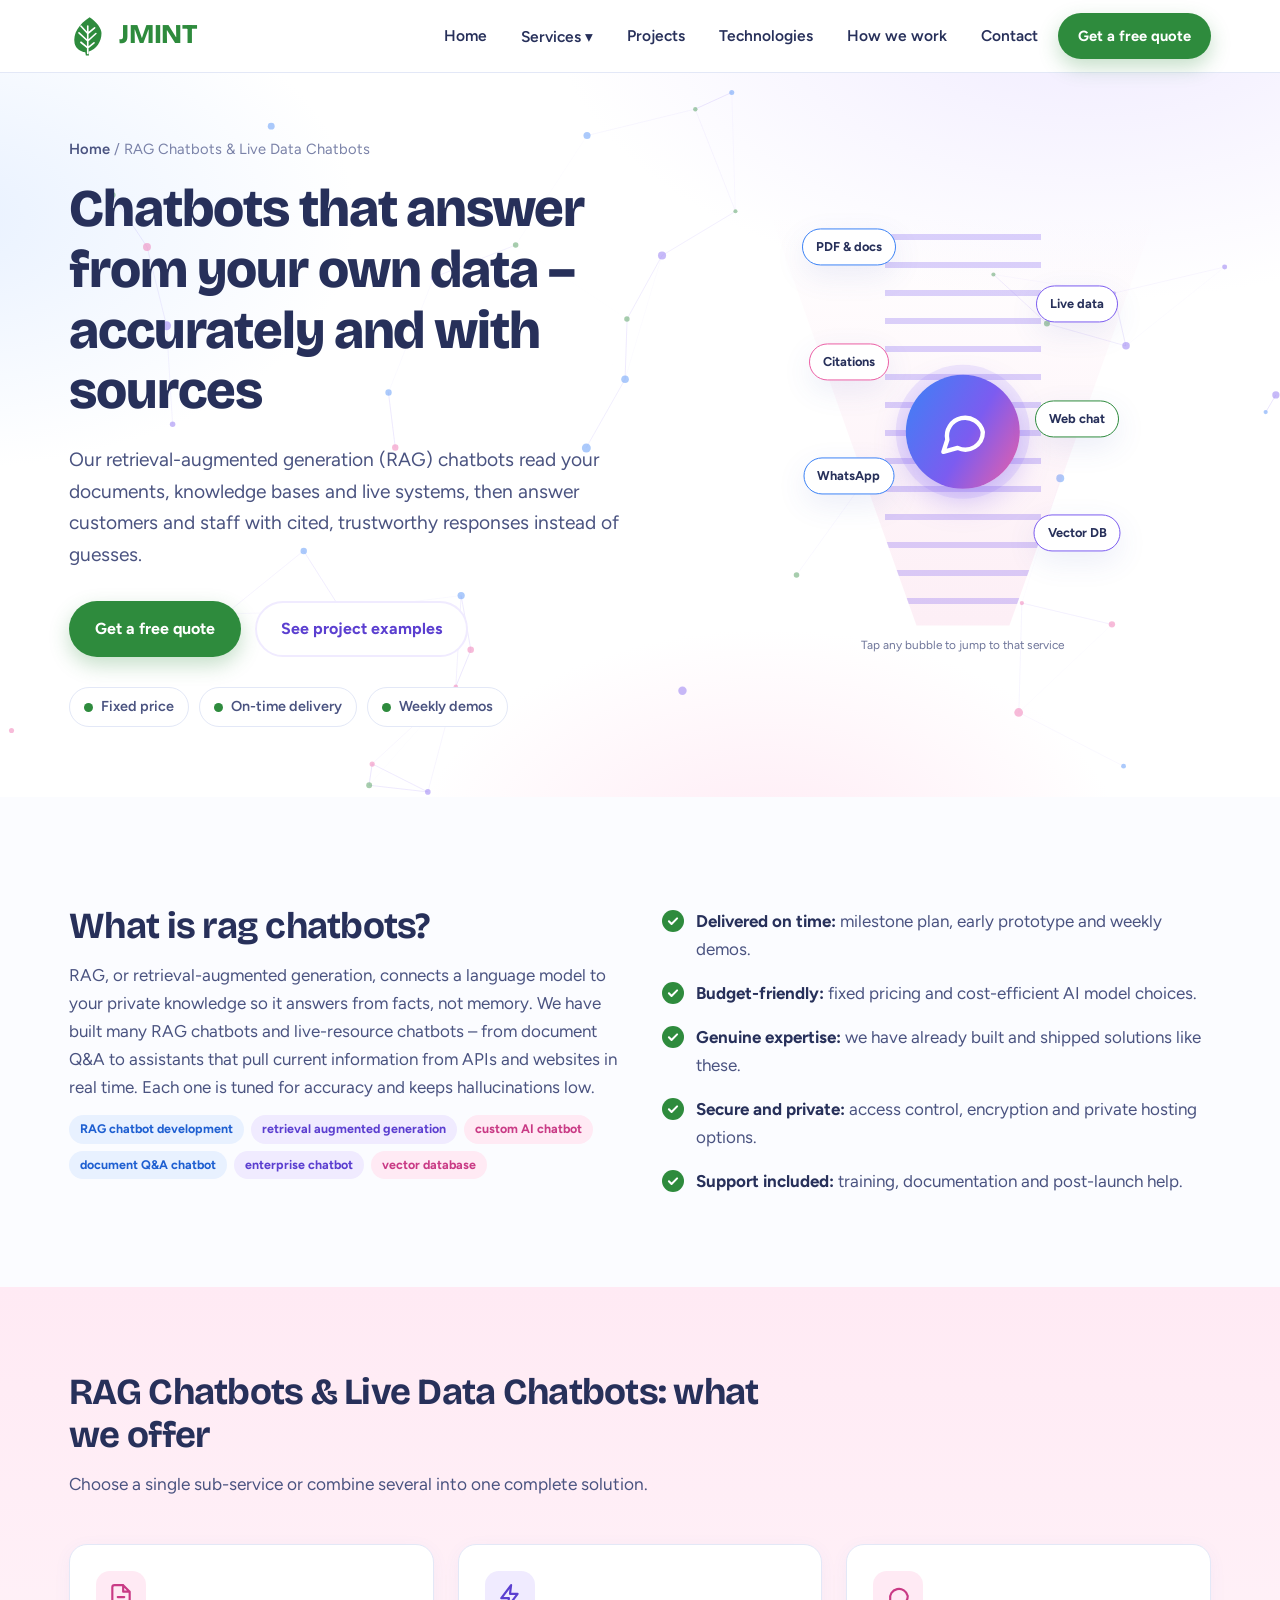
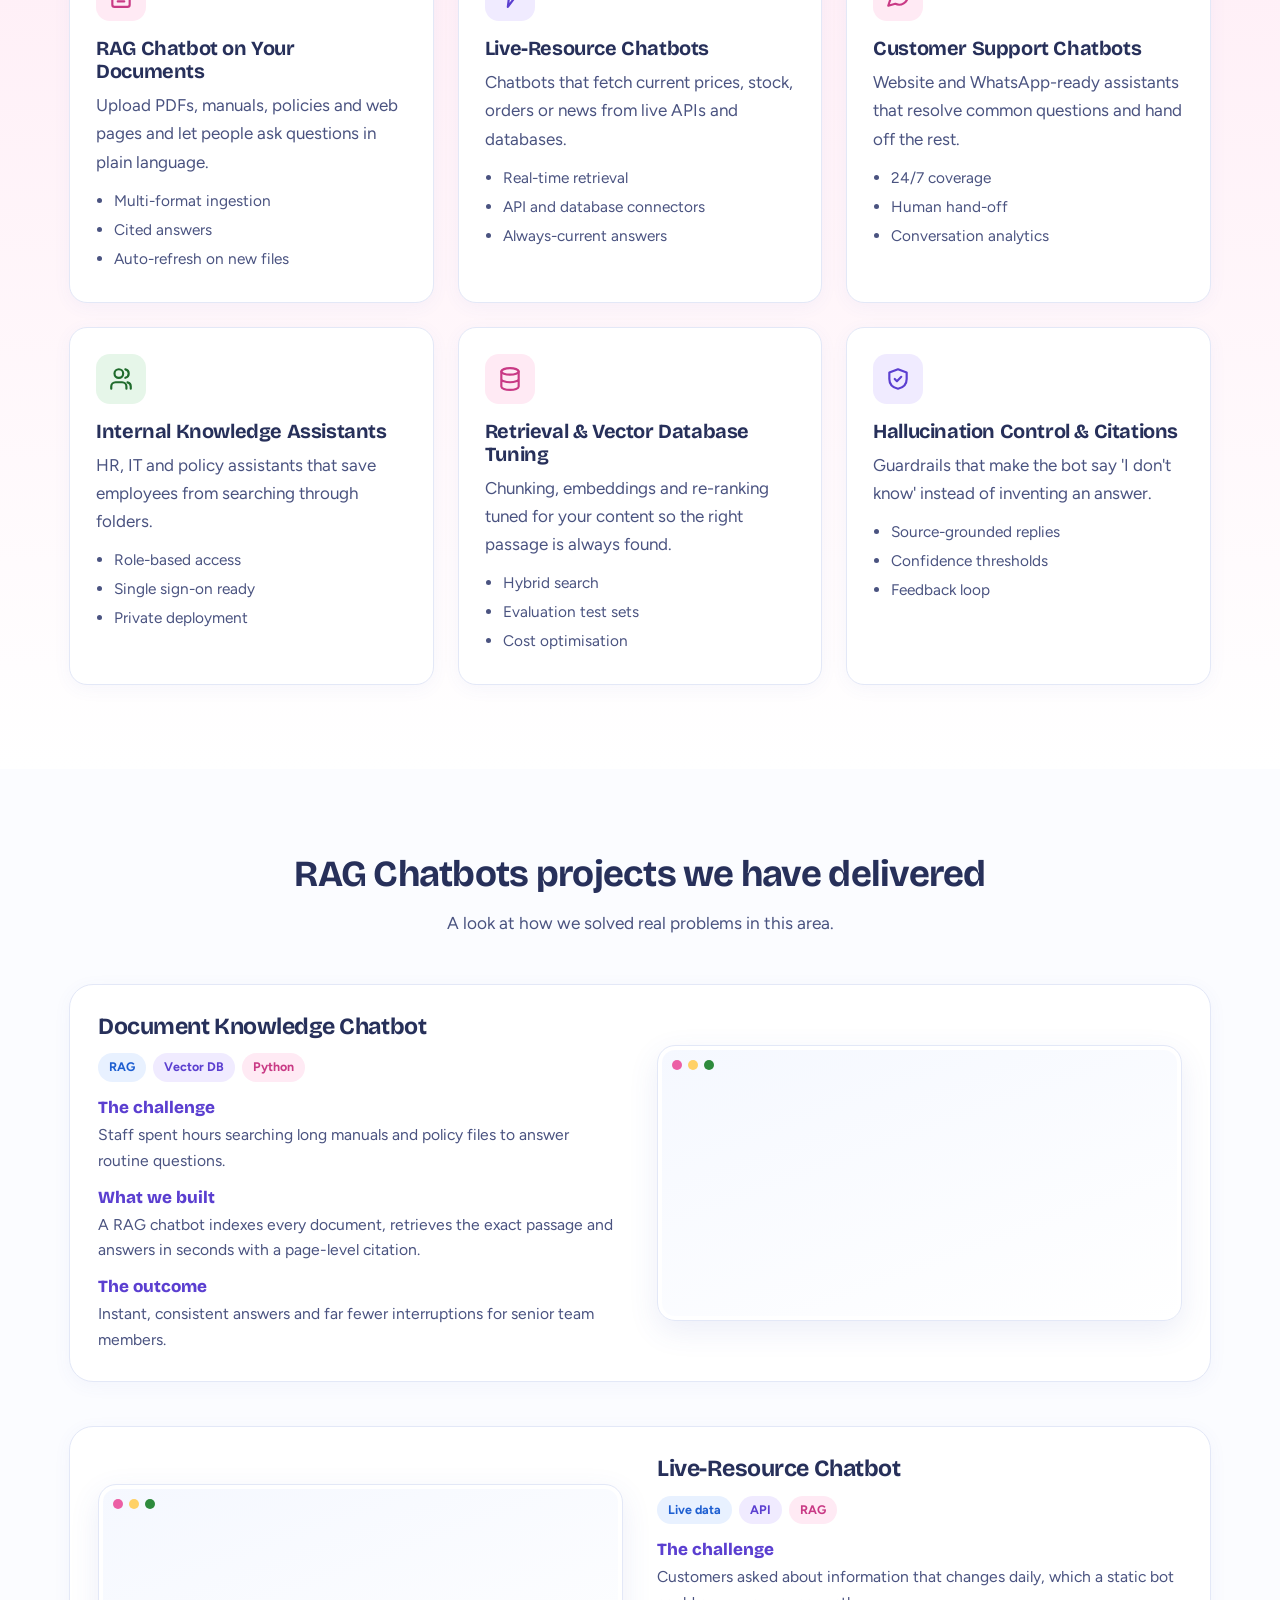
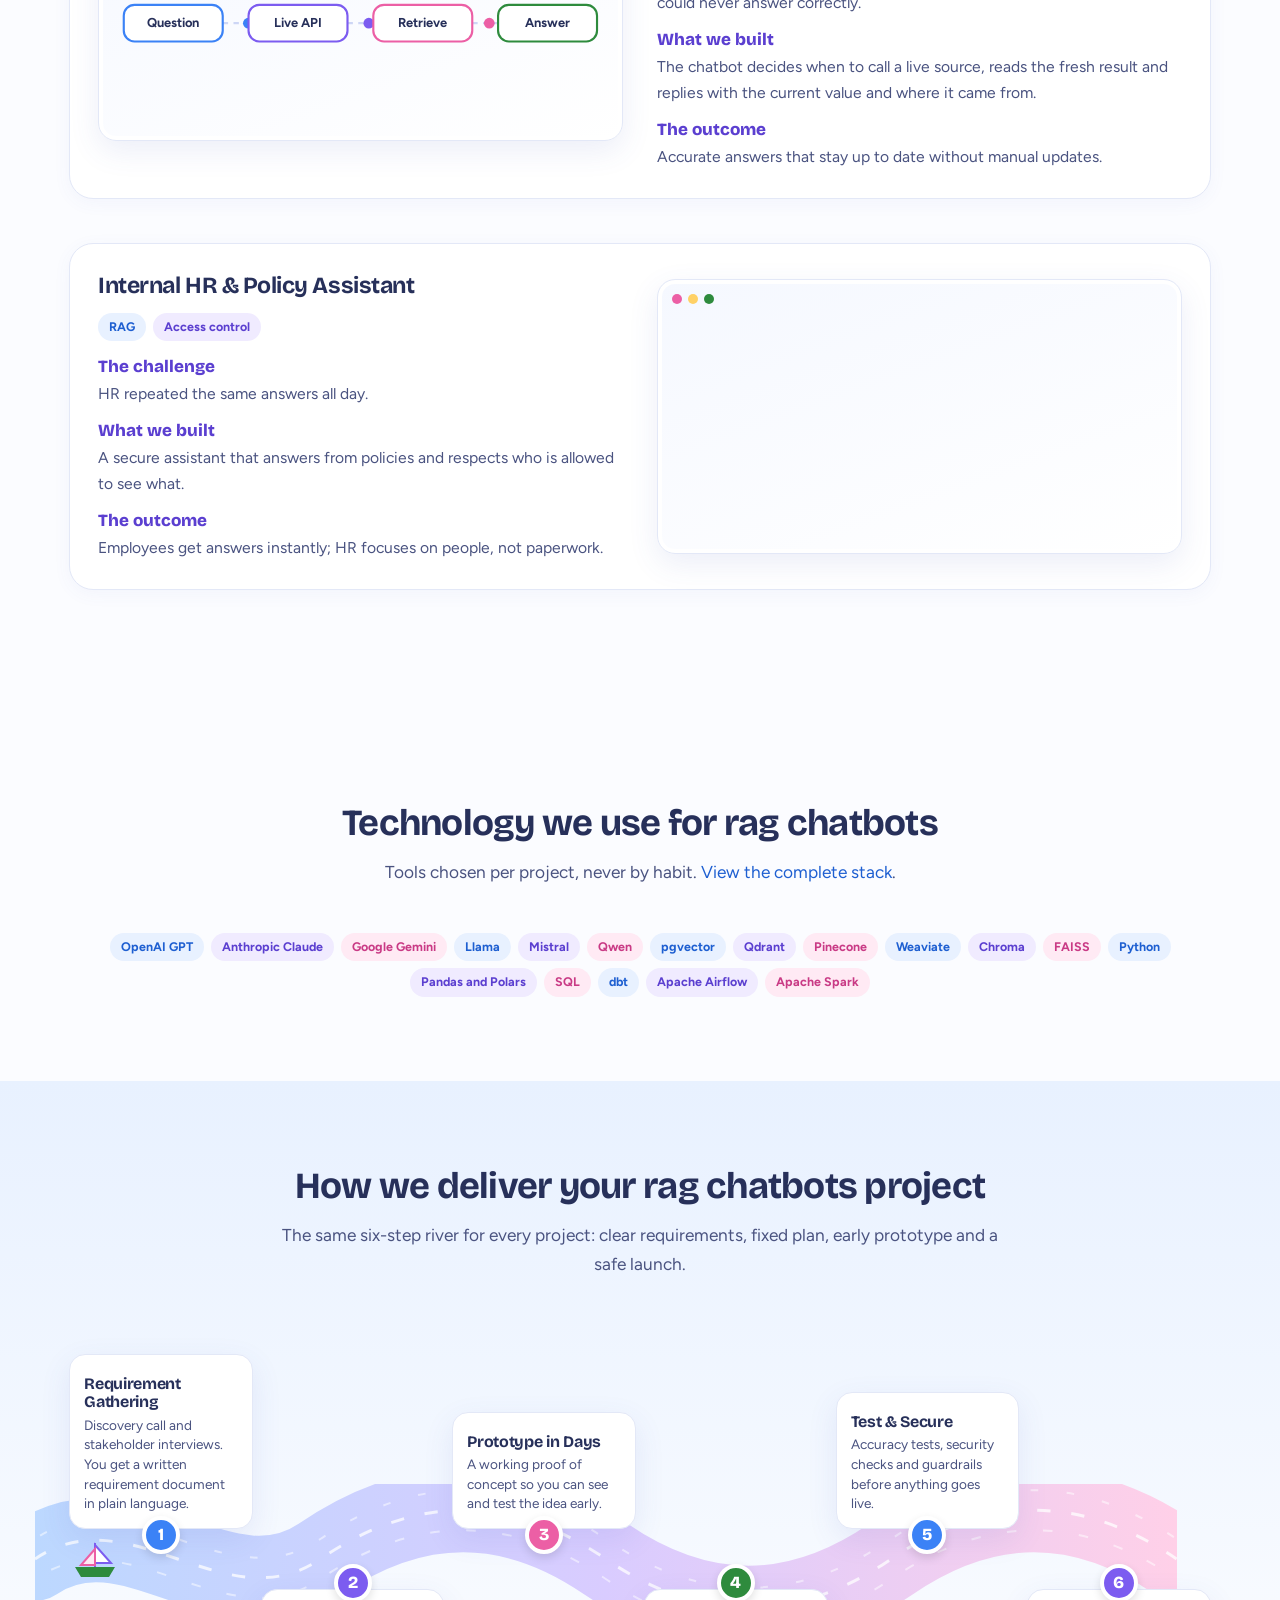
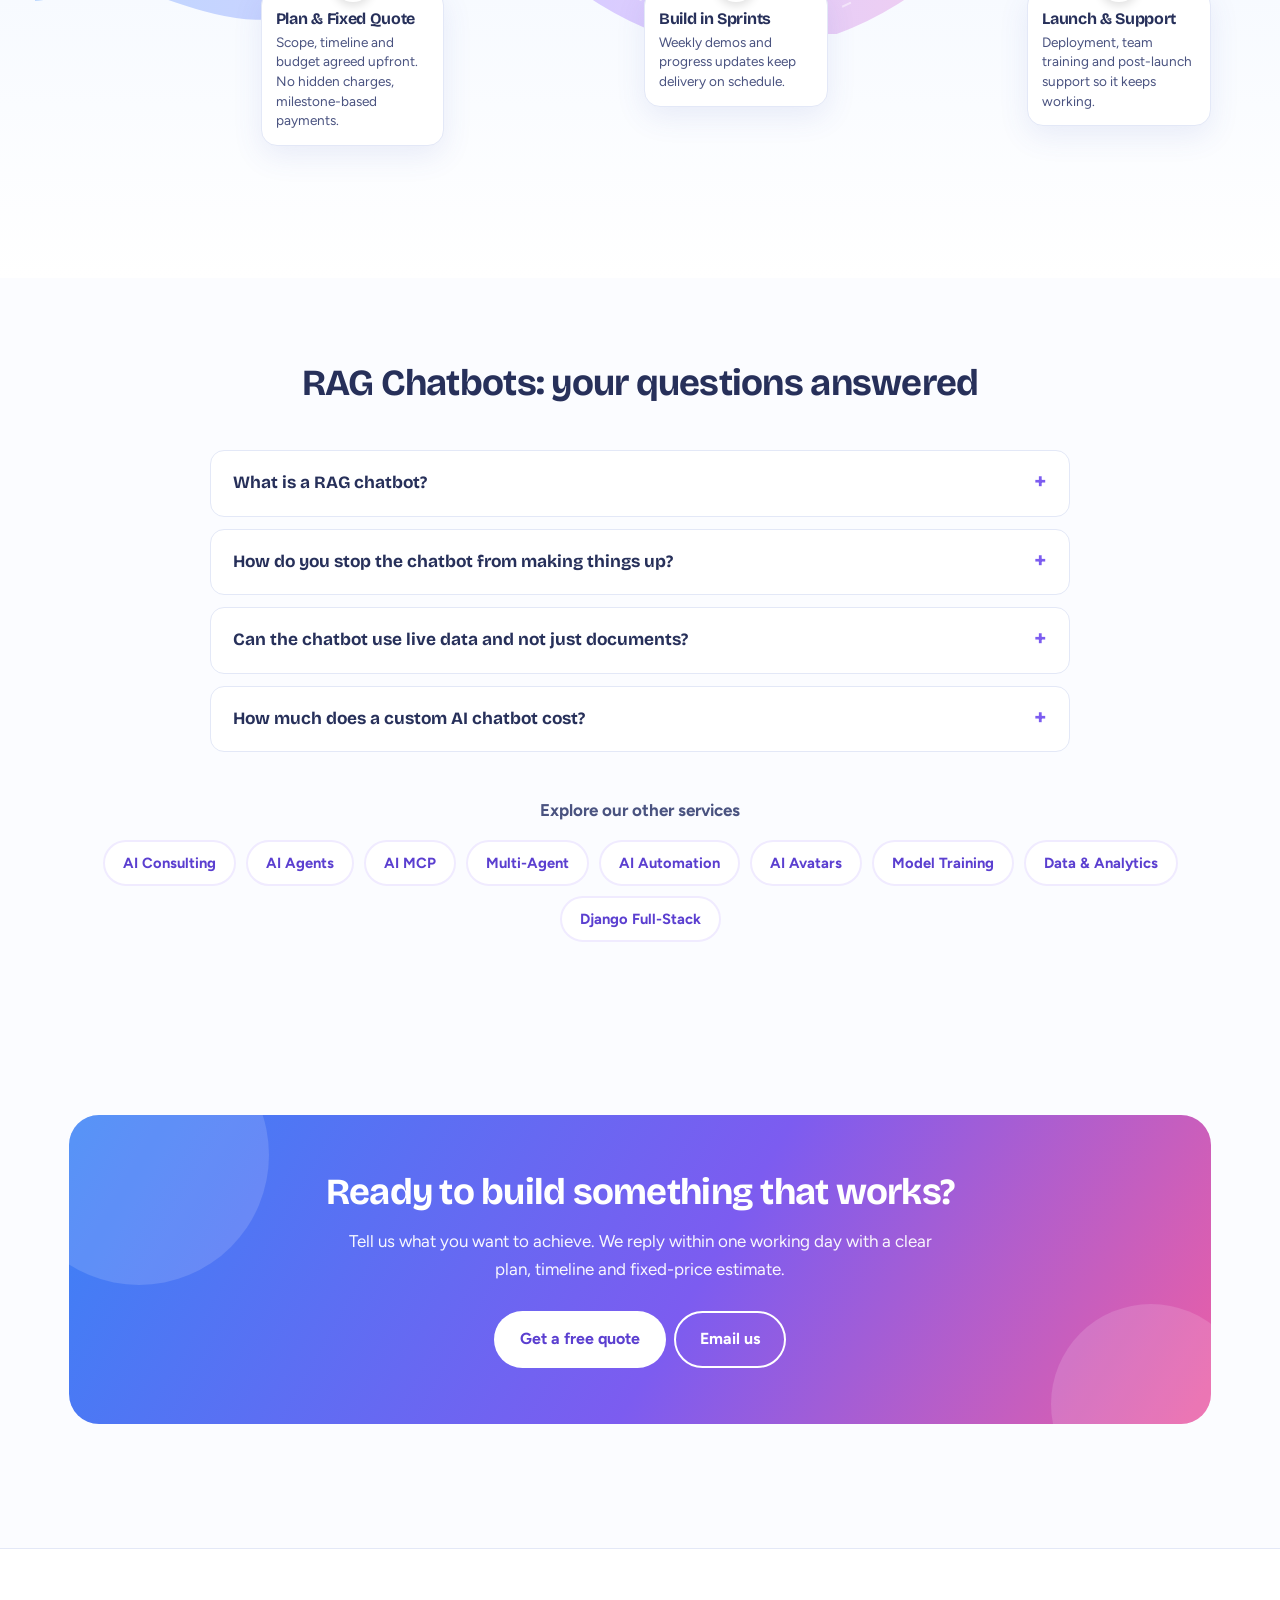
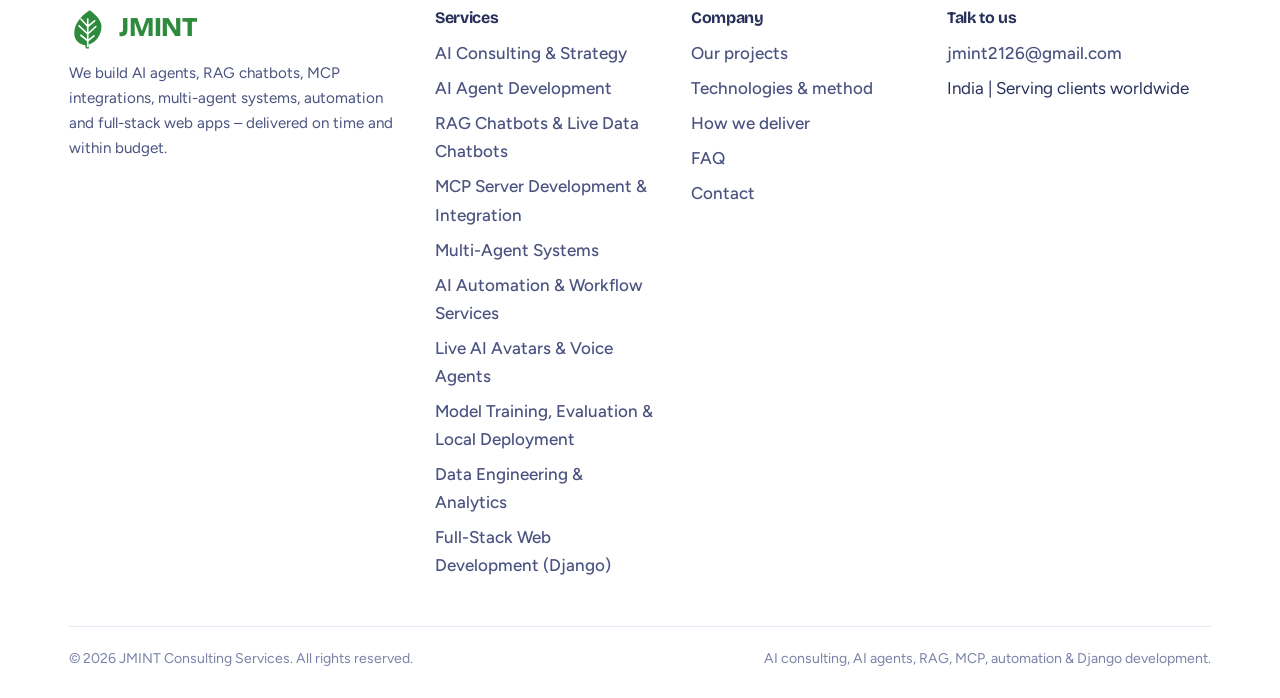
<file: rag-chatbot-development.html>
<!DOCTYPE html><html lang="en"><head><meta charset="utf-8">
<meta name="viewport" content="width=device-width,initial-scale=1">
<title>RAG Chatbot Development | Custom AI Chatbots on Your Data – JMINT</title>
<meta name="description" content="RAG chatbot development company: AI chatbots that answer from your documents, websites and live data sources with citations. Affordable, fast and secure.">
<meta name="keywords" content="RAG chatbot development, retrieval augmented generation, custom AI chatbot, document Q&amp;A chatbot, enterprise chatbot, vector database">
<meta name="robots" content="index,follow,max-image-preview:large">
<link rel="canonical" href="https://YOUR-USERNAME.github.io/YOUR-REPO/rag-chatbot-development.html">
<meta property="og:type" content="website"><meta property="og:title" content="RAG Chatbot Development | Custom AI Chatbots on Your Data – JMINT"><meta property="og:description" content="RAG chatbot development company: AI chatbots that answer from your documents, websites and live data sources with citations. Affordable, fast and secure."><meta property="og:url" content="https://YOUR-USERNAME.github.io/YOUR-REPO/rag-chatbot-development.html"><meta property="og:site_name" content="JMINT Consulting Services">
<meta name="twitter:card" content="summary"><meta name="theme-color" content="#2e8b3d">
<link rel="icon" href="assets/favicon.svg" type="image/svg+xml">
<link rel="preconnect" href="https://fonts.googleapis.com"><link rel="preconnect" href="https://fonts.gstatic.com" crossorigin>
<link href="https://fonts.googleapis.com/css2?family=Bricolage+Grotesque:opsz,wght@12..96,500;12..96,700;12..96,800&family=Figtree:wght@400;500;600;700&display=swap" rel="stylesheet">
<link rel="stylesheet" href="css/style.css"><link rel="stylesheet" href="css/extras.css">
<script type="application/ld+json">{"@context": "https://schema.org", "@type": "Service", "name": "RAG Chatbots & Live Data Chatbots", "serviceType": "RAG Chatbots", "description": "RAG chatbot development company: AI chatbots that answer from your documents, websites and live data sources with citations. Affordable, fast and secure.", "url": "https://YOUR-USERNAME.github.io/YOUR-REPO/rag-chatbot-development.html", "areaServed": "Worldwide", "provider": {"@id": "https://YOUR-USERNAME.github.io/YOUR-REPO/#org"}, "hasOfferCatalog": {"@type": "OfferCatalog", "name": "RAG Chatbots & Live Data Chatbots", "itemListElement": [{"@type": "Offer", "itemOffered": {"@type": "Service", "name": "RAG Chatbot on Your Documents", "description": "Upload PDFs, manuals, policies and web pages and let people ask questions in plain language."}}, {"@type": "Offer", "itemOffered": {"@type": "Service", "name": "Live-Resource Chatbots", "description": "Chatbots that fetch current prices, stock, orders or news from live APIs and databases."}}, {"@type": "Offer", "itemOffered": {"@type": "Service", "name": "Customer Support Chatbots", "description": "Website and WhatsApp-ready assistants that resolve common questions and hand off the rest."}}, {"@type": "Offer", "itemOffered": {"@type": "Service", "name": "Internal Knowledge Assistants", "description": "HR, IT and policy assistants that save employees from searching through folders."}}, {"@type": "Offer", "itemOffered": {"@type": "Service", "name": "Retrieval & Vector Database Tuning", "description": "Chunking, embeddings and re-ranking tuned for your content so the right passage is always found."}}, {"@type": "Offer", "itemOffered": {"@type": "Service", "name": "Hallucination Control & Citations", "description": "Guardrails that make the bot say 'I don't know' instead of inventing an answer."}}]}}</script><script type="application/ld+json">{"@context": "https://schema.org", "@type": "FAQPage", "mainEntity": [{"@type": "Question", "name": "What is a RAG chatbot?", "acceptedAnswer": {"@type": "Answer", "text": "A RAG (retrieval-augmented generation) chatbot looks up relevant passages in your own documents or data first, then uses an AI model to write the answer from those passages. This keeps answers accurate and lets the bot cite its sources."}}, {"@type": "Question", "name": "How do you stop the chatbot from making things up?", "acceptedAnswer": {"@type": "Answer", "text": "We ground every answer in retrieved sources, set confidence thresholds, show citations and let the bot say it does not know. We also test with real questions before launch."}}, {"@type": "Question", "name": "Can the chatbot use live data and not just documents?", "acceptedAnswer": {"@type": "Answer", "text": "Yes. Live-resource chatbots call your APIs, databases or approved web sources at question time, so answers reflect the latest information."}}, {"@type": "Question", "name": "How much does a custom AI chatbot cost?", "acceptedAnswer": {"@type": "Answer", "text": "We quote a fixed price after a short discovery call. Many document chatbots can be live within two to four weeks, and we keep infrastructure costs low by design."}}]}</script><script type="application/ld+json">{"@context": "https://schema.org", "@type": "BreadcrumbList", "itemListElement": [{"@type": "ListItem", "position": 1, "name": "Home", "item": "https://YOUR-USERNAME.github.io/YOUR-REPO/"}, {"@type": "ListItem", "position": 2, "name": "RAG Chatbots & Live Data Chatbots", "item": "https://YOUR-USERNAME.github.io/YOUR-REPO/rag-chatbot-development.html"}]}</script></head><body><header class="site-header"><div class="wrap nav"><a class="brand" href="index.html" aria-label="JMINT Consulting Services home"><svg viewBox="0 0 64 64" aria-hidden="true"><path d="M33 2C16 13 6 28 9 44c2 8 9 13 17 14l1 5h5l-1-6c13-4 21-16 21-30C52 20 44 9 33 2z" fill="#2e8b3d"/><path d="M30 60V16M30 28l-11-12M30 28l11-9M30 40l-14-13M30 40l13-12M30 51l-11-9M30 51l10-8" stroke="#fff" stroke-width="2.6" stroke-linecap="round" fill="none"/></svg><span><b>JMINT</b></span></a>
<button class="burger" aria-label="Open menu" aria-expanded="false"><svg viewBox="0 0 24 24" fill="none" stroke="currentColor" stroke-width="2" stroke-linecap="round" stroke-linejoin="round" aria-hidden="true" ><path d="M4 7h16M4 12h16M4 17h16"/></svg></button>
<ul class="menu">
<li><a class="top" href="index.html">Home</a></li>
<li class="has-dd"><button class="top" aria-haspopup="true" aria-expanded="false">Services &#9662;</button><ul class="dd"><li><a href="ai-consulting.html"><i><svg viewBox="0 0 24 24" fill="none" stroke="currentColor" stroke-width="2" stroke-linecap="round" stroke-linejoin="round" aria-hidden="true" ><circle cx="12" cy="12" r="9"/><path d="M15.5 8.5l-2 5-5 2 2-5z"/></svg></i>AI Consulting &amp; Strategy</a></li><li><a href="ai-agent-development.html"><i><svg viewBox="0 0 24 24" fill="none" stroke="currentColor" stroke-width="2" stroke-linecap="round" stroke-linejoin="round" aria-hidden="true" ><rect x="4" y="8" width="16" height="11" rx="3"/><path d="M12 8V4M9 13.5h.01M15 13.5h.01M9.5 16.5h5"/></svg></i>AI Agent Development</a></li><li><a href="rag-chatbot-development.html"><i><svg viewBox="0 0 24 24" fill="none" stroke="currentColor" stroke-width="2" stroke-linecap="round" stroke-linejoin="round" aria-hidden="true" ><path d="M21 12a8 8 0 0 1-11.5 7.2L3 21l1.8-5.5A8 8 0 1 1 21 12z"/></svg></i>RAG Chatbots &amp; Live Data Chatbots</a></li><li><a href="mcp-server-development.html"><i><svg viewBox="0 0 24 24" fill="none" stroke="currentColor" stroke-width="2" stroke-linecap="round" stroke-linejoin="round" aria-hidden="true" ><path d="M9 2v6M15 2v6M7 8h10v4a5 5 0 0 1-10 0zM12 17v5"/></svg></i>MCP Server Development &amp; Integration</a></li><li><a href="multi-agent-systems.html"><i><svg viewBox="0 0 24 24" fill="none" stroke="currentColor" stroke-width="2" stroke-linecap="round" stroke-linejoin="round" aria-hidden="true" ><path d="M12 3l9 5-9 5-9-5z"/><path d="M3 13l9 5 9-5"/></svg></i>Multi-Agent Systems</a></li><li><a href="ai-automation-services.html"><i><svg viewBox="0 0 24 24" fill="none" stroke="currentColor" stroke-width="2" stroke-linecap="round" stroke-linejoin="round" aria-hidden="true" ><path d="M13 2L4 14h7l-1 8 9-12h-7z"/></svg></i>AI Automation &amp; Workflow Services</a></li><li><a href="ai-avatar-voice-agents.html"><i><svg viewBox="0 0 24 24" fill="none" stroke="currentColor" stroke-width="2" stroke-linecap="round" stroke-linejoin="round" aria-hidden="true" ><rect x="9" y="3" width="6" height="12" rx="3"/><path d="M5 11a7 7 0 0 0 14 0M12 18v3"/></svg></i>Live AI Avatars &amp; Voice Agents</a></li><li><a href="ml-model-training-deployment.html"><i><svg viewBox="0 0 24 24" fill="none" stroke="currentColor" stroke-width="2" stroke-linecap="round" stroke-linejoin="round" aria-hidden="true" ><rect x="6" y="6" width="12" height="12" rx="2"/><path d="M9 2v4M15 2v4M9 18v4M15 18v4M2 9h4M2 15h4M18 9h4M18 15h4"/></svg></i>Model Training, Evaluation &amp; Local Deployment</a></li><li><a href="data-engineering-analytics.html"><i><svg viewBox="0 0 24 24" fill="none" stroke="currentColor" stroke-width="2" stroke-linecap="round" stroke-linejoin="round" aria-hidden="true" ><path d="M3 3v18h18M7 15l4-4 3 3 5-6"/></svg></i>Data Engineering &amp; Analytics</a></li><li><a href="django-fullstack-development.html"><i><svg viewBox="0 0 24 24" fill="none" stroke="currentColor" stroke-width="2" stroke-linecap="round" stroke-linejoin="round" aria-hidden="true" ><path d="M16 18l6-6-6-6M8 6l-6 6 6 6"/></svg></i>Full-Stack Web Development (Django)</a></li></ul></li>
<li><a class="top" href="projects.html">Projects</a></li>
<li><a class="top" href="technologies.html">Technologies</a></li>
<li><a class="top" href="index.html#process">How we work</a></li>
<li><a class="top" href="contact.html">Contact</a></li>
<li><a class="btn btn-primary btn-sm" href="contact.html">Get a free quote</a></li>
</ul></div></header><main><section class="hero page-hero"><canvas id="net"></canvas><div class="wrap"><div>
<div class="crumbs"><a href="index.html">Home</a> / RAG Chatbots &amp; Live Data Chatbots</div>
<h1>Chatbots that answer from your own data – accurately and with sources</h1><p class="lead">Our retrieval-augmented generation (RAG) chatbots read your documents, knowledge bases and live systems, then answer customers and staff with cited, trustworthy responses instead of guesses.</p>
<div class="hero-cta"><a class="btn btn-primary" href="contact.html">Get a free quote</a><a class="btn btn-ghost" href="#projects">See project examples</a></div>
<ul class="assure"><li>Fixed price</li><li>On-time delivery</li><li>Weekly demos</li></ul></div><div class="viz v-stream"><div class="vbg"></div><div class="vcore"><svg viewBox="0 0 24 24" fill="none" stroke="currentColor" stroke-width="2" stroke-linecap="round" stroke-linejoin="round" aria-hidden="true" ><path d="M21 12a8 8 0 0 1-11.5 7.2L3 21l1.8-5.5A8 8 0 1 1 21 12z"/></svg></div><a class="node" href="#sub-0" style="--x:24.0%;--y:8.0%;--k:0" title="Jump to PDF &amp; docs"><span>PDF &amp; docs</span></a><a class="node" href="#sub-1" style="--x:76.0%;--y:21.0%;--k:1" title="Jump to Live data"><span>Live data</span></a><a class="node" href="#sub-2" style="--x:24.0%;--y:34.0%;--k:2" title="Jump to Citations"><span>Citations</span></a><a class="node" href="#sub-3" style="--x:76.0%;--y:47.0%;--k:3" title="Jump to Web chat"><span>Web chat</span></a><a class="node" href="#sub-4" style="--x:24.0%;--y:60.0%;--k:4" title="Jump to WhatsApp"><span>WhatsApp</span></a><a class="node" href="#sub-5" style="--x:76.0%;--y:73.0%;--k:5" title="Jump to Vector DB"><span>Vector DB</span></a><div class="hint">Tap any bubble to jump to that service</div></div></div></section>

<section><div class="wrap"><div class="split"><div class="rv"><h2>What is rag chatbots?</h2><p style="margin-top:14px">RAG, or retrieval-augmented generation, connects a language model to your private knowledge so it answers from facts, not memory. We have built many RAG chatbots and live-resource chatbots – from document Q&amp;A to assistants that pull current information from APIs and websites in real time. Each one is tuned for accuracy and keeps hallucinations low.</p><div class="tags"><span class="tag">RAG chatbot development</span><span class="tag">retrieval augmented generation</span><span class="tag">custom AI chatbot</span><span class="tag">document Q&amp;A chatbot</span><span class="tag">enterprise chatbot</span><span class="tag">vector database</span></div></div>
<div class="rv"><ul class="checks"><li><b>Delivered on time:</b> milestone plan, early prototype and weekly demos.</li><li><b>Budget-friendly:</b> fixed pricing and cost-efficient AI model choices.</li><li><b>Genuine expertise:</b> we have already built and shipped solutions like these.</li><li><b>Secure and private:</b> access control, encryption and private hosting options.</li><li><b>Support included:</b> training, documentation and post-launch help.</li></ul></div></div></div></section>

<section class="tint-pink"><div class="wrap"><div class="sec-head rv"><h2>RAG Chatbots &amp; Live Data Chatbots: what we offer</h2><p>Choose a single sub-service or combine several into one complete solution.</p></div><div class="grid g3"><div id="sub-0" class="card rv c-pink"><div class="ico"><svg viewBox="0 0 24 24" fill="none" stroke="currentColor" stroke-width="2" stroke-linecap="round" stroke-linejoin="round" aria-hidden="true" ><path d="M14 2H6a2 2 0 0 0-2 2v16a2 2 0 0 0 2 2h12a2 2 0 0 0 2-2V8zM14 2v6h6M9 13h6M9 17h6"/></svg></div><h3>RAG Chatbot on Your Documents</h3><p>Upload PDFs, manuals, policies and web pages and let people ask questions in plain language.</p><ul><li>Multi-format ingestion</li><li>Cited answers</li><li>Auto-refresh on new files</li></ul></div><div id="sub-1" class="card rv c-violet"><div class="ico"><svg viewBox="0 0 24 24" fill="none" stroke="currentColor" stroke-width="2" stroke-linecap="round" stroke-linejoin="round" aria-hidden="true" ><path d="M13 2L4 14h7l-1 8 9-12h-7z"/></svg></div><h3>Live-Resource Chatbots</h3><p>Chatbots that fetch current prices, stock, orders or news from live APIs and databases.</p><ul><li>Real-time retrieval</li><li>API and database connectors</li><li>Always-current answers</li></ul></div><div id="sub-2" class="card rv c-pink"><div class="ico"><svg viewBox="0 0 24 24" fill="none" stroke="currentColor" stroke-width="2" stroke-linecap="round" stroke-linejoin="round" aria-hidden="true" ><path d="M21 12a8 8 0 0 1-11.5 7.2L3 21l1.8-5.5A8 8 0 1 1 21 12z"/></svg></div><h3>Customer Support Chatbots</h3><p>Website and WhatsApp-ready assistants that resolve common questions and hand off the rest.</p><ul><li>24/7 coverage</li><li>Human hand-off</li><li>Conversation analytics</li></ul></div><div id="sub-3" class="card rv c-green"><div class="ico"><svg viewBox="0 0 24 24" fill="none" stroke="currentColor" stroke-width="2" stroke-linecap="round" stroke-linejoin="round" aria-hidden="true" ><path d="M17 21v-2a4 4 0 0 0-4-4H7a4 4 0 0 0-4 4v2"/><circle cx="10" cy="7" r="4"/><path d="M21 21v-2a4 4 0 0 0-3-3.9M16 3.1a4 4 0 0 1 0 7.8"/></svg></div><h3>Internal Knowledge Assistants</h3><p>HR, IT and policy assistants that save employees from searching through folders.</p><ul><li>Role-based access</li><li>Single sign-on ready</li><li>Private deployment</li></ul></div><div id="sub-4" class="card rv c-pink"><div class="ico"><svg viewBox="0 0 24 24" fill="none" stroke="currentColor" stroke-width="2" stroke-linecap="round" stroke-linejoin="round" aria-hidden="true" ><ellipse cx="12" cy="5" rx="8" ry="3"/><path d="M4 5v14c0 1.7 3.6 3 8 3s8-1.3 8-3V5M4 12c0 1.7 3.6 3 8 3s8-1.3 8-3"/></svg></div><h3>Retrieval &amp; Vector Database Tuning</h3><p>Chunking, embeddings and re-ranking tuned for your content so the right passage is always found.</p><ul><li>Hybrid search</li><li>Evaluation test sets</li><li>Cost optimisation</li></ul></div><div id="sub-5" class="card rv c-violet"><div class="ico"><svg viewBox="0 0 24 24" fill="none" stroke="currentColor" stroke-width="2" stroke-linecap="round" stroke-linejoin="round" aria-hidden="true" ><path d="M12 3l8 3v6c0 5-3.5 8-8 9-4.5-1-8-4-8-9V6z"/><path d="M9 12l2 2 4-4"/></svg></div><h3>Hallucination Control &amp; Citations</h3><p>Guardrails that make the bot say &#x27;I don&#x27;t know&#x27; instead of inventing an answer.</p><ul><li>Source-grounded replies</li><li>Confidence thresholds</li><li>Feedback loop</li></ul></div></div></div></section>

<section id="projects"><div class="wrap"><div class="sec-head center rv"><h2>RAG Chatbots projects we have delivered</h2><p>A look at how we solved real problems in this area.</p></div><article class="proj rv" data-cat="rag-chatbot-development" id="rag-docs"><div class="mock" role="img" aria-label="Animated chatbot conversation preview"><div class="dots"><i></i><i></i><i></i></div><div class="bub u n1">What is the refund period for annual plans?</div><div class="bub b n2">Annual plans can be refunded within 30 days of purchase.<em>Source: Policy.pdf, page 4</em></div><div class="bub u n3">And for monthly plans?</div><div class="bub b n4">Monthly plans are non-refundable after the billing date.<em>Source: Policy.pdf, page 5</em></div></div>
<div><h3>Document Knowledge Chatbot</h3><div class="tags"><span class="tag">RAG</span><span class="tag">Vector DB</span><span class="tag">Python</span></div>
<dl><dt>The challenge</dt><dd>Staff spent hours searching long manuals and policy files to answer routine questions.</dd><dt>What we built</dt><dd>A RAG chatbot indexes every document, retrieves the exact passage and answers in seconds with a page-level citation.</dd><dt>The outcome</dt><dd>Instant, consistent answers and far fewer interruptions for senior team members.</dd></dl></div></article><article class="proj rv" data-cat="rag-chatbot-development" id="live-chat"><div class="mock" role="img" aria-label="Animated workflow diagram"><div class="dots"><i></i><i></i><i></i></div><svg class="flow" viewBox="0 0 460 190"><path d="M102 95 L126 95" stroke="#cdd6f5" stroke-width="2" stroke-dasharray="5 5" fill="none"/><circle r="5" fill="#3b82f6"><animateMotion dur="2.4s" begin="0.0s" repeatCount="indefinite" path="M102 95 L126 95"/></circle><path d="M218 95 L242 95" stroke="#cdd6f5" stroke-width="2" stroke-dasharray="5 5" fill="none"/><circle r="5" fill="#7c5cf0"><animateMotion dur="2.4s" begin="0.4s" repeatCount="indefinite" path="M218 95 L242 95"/></circle><path d="M334 95 L358 95" stroke="#cdd6f5" stroke-width="2" stroke-dasharray="5 5" fill="none"/><circle r="5" fill="#ec5fa5"><animateMotion dur="2.4s" begin="0.8s" repeatCount="indefinite" path="M334 95 L358 95"/></circle><rect x="10" y="78" width="92" height="34" rx="10" fill="#fff" stroke="#3b82f6" stroke-width="2"/><text x="56" y="99" text-anchor="middle" font-size="12" font-weight="700" fill="#27305a" font-family="Figtree,sans-serif">Question</text><rect x="126" y="78" width="92" height="34" rx="10" fill="#fff" stroke="#7c5cf0" stroke-width="2"/><text x="172" y="99" text-anchor="middle" font-size="12" font-weight="700" fill="#27305a" font-family="Figtree,sans-serif">Live API</text><rect x="242" y="78" width="92" height="34" rx="10" fill="#fff" stroke="#ec5fa5" stroke-width="2"/><text x="288" y="99" text-anchor="middle" font-size="12" font-weight="700" fill="#27305a" font-family="Figtree,sans-serif">Retrieve</text><rect x="358" y="78" width="92" height="34" rx="10" fill="#fff" stroke="#2e8b3d" stroke-width="2"/><text x="404" y="99" text-anchor="middle" font-size="12" font-weight="700" fill="#27305a" font-family="Figtree,sans-serif">Answer</text></svg></div>
<div><h3>Live-Resource Chatbot</h3><div class="tags"><span class="tag">Live data</span><span class="tag">API</span><span class="tag">RAG</span></div>
<dl><dt>The challenge</dt><dd>Customers asked about information that changes daily, which a static bot could never answer correctly.</dd><dt>What we built</dt><dd>The chatbot decides when to call a live source, reads the fresh result and replies with the current value and where it came from.</dd><dt>The outcome</dt><dd>Accurate answers that stay up to date without manual updates.</dd></dl></div></article><article class="proj rv" data-cat="rag-chatbot-development" id="hr-bot"><div class="mock" role="img" aria-label="Animated chatbot conversation preview"><div class="dots"><i></i><i></i><i></i></div><div class="bub u n1">How many leave days do I have?</div><div class="bub b n2">You have 12 days of annual leave remaining.<em>HR policy 2.3</em></div><div class="bub u n3">How do I apply?</div><div class="bub b n4">Open the Leave page and choose Apply. Your manager is notified.</div></div>
<div><h3>Internal HR &amp; Policy Assistant</h3><div class="tags"><span class="tag">RAG</span><span class="tag">Access control</span></div>
<dl><dt>The challenge</dt><dd>HR repeated the same answers all day.</dd><dt>What we built</dt><dd>A secure assistant that answers from policies and respects who is allowed to see what.</dd><dt>The outcome</dt><dd>Employees get answers instantly; HR focuses on people, not paperwork.</dd></dl></div></article></div></section>

<section id="tech"><div class="wrap"><div class="sec-head center rv"><h2>Technology we use for rag chatbots</h2><p>Tools chosen per project, never by habit. <a href="technologies.html">View the complete stack</a>.</p></div><div class="tags rv" style="justify-content:center"><a class="tag" href="technologies.html#cat-0" style="text-decoration:none">OpenAI GPT</a><a class="tag" href="technologies.html#cat-0" style="text-decoration:none">Anthropic Claude</a><a class="tag" href="technologies.html#cat-0" style="text-decoration:none">Google Gemini</a><a class="tag" href="technologies.html#cat-0" style="text-decoration:none">Llama</a><a class="tag" href="technologies.html#cat-0" style="text-decoration:none">Mistral</a><a class="tag" href="technologies.html#cat-0" style="text-decoration:none">Qwen</a><a class="tag" href="technologies.html#cat-2" style="text-decoration:none">pgvector</a><a class="tag" href="technologies.html#cat-2" style="text-decoration:none">Qdrant</a><a class="tag" href="technologies.html#cat-2" style="text-decoration:none">Pinecone</a><a class="tag" href="technologies.html#cat-2" style="text-decoration:none">Weaviate</a><a class="tag" href="technologies.html#cat-2" style="text-decoration:none">Chroma</a><a class="tag" href="technologies.html#cat-2" style="text-decoration:none">FAISS</a><a class="tag" href="technologies.html#cat-7" style="text-decoration:none">Python</a><a class="tag" href="technologies.html#cat-7" style="text-decoration:none">Pandas and Polars</a><a class="tag" href="technologies.html#cat-7" style="text-decoration:none">SQL</a><a class="tag" href="technologies.html#cat-7" style="text-decoration:none">dbt</a><a class="tag" href="technologies.html#cat-7" style="text-decoration:none">Apache Airflow</a><a class="tag" href="technologies.html#cat-7" style="text-decoration:none">Apache Spark</a></div></div></section>

<section class="tint-blue" id="process"><div class="wrap"><div class="sec-head center rv"><h2>How we deliver your rag chatbots project</h2><p>The same six-step river for every project: clear requirements, fixed plan, early prototype and a safe launch.</p></div><div class="river" role="list" aria-label="Our delivery process"><svg class="river-svg" viewBox="0 0 1200 150" preserveAspectRatio="none" aria-hidden="true"><defs><linearGradient id="rg" x1="0" x2="1"><stop offset="0" stop-color="#bcd8ff"/><stop offset=".5" stop-color="#d9ccff"/><stop offset="1" stop-color="#ffd0e8"/></linearGradient></defs>
<path d="M0 75 C 100 10, 200 140, 300 75 S 500 10, 600 75 S 800 140, 900 75 S 1100 10, 1200 75" stroke="url(#rg)" stroke-width="84" fill="none" stroke-linecap="round"/>
<path d="M0 75 C 100 10, 200 140, 300 75 S 500 10, 600 75 S 800 140, 900 75 S 1100 10, 1200 75" stroke="#fff" stroke-opacity=".75" stroke-width="3" fill="none" stroke-dasharray="14 22"><animate attributeName="stroke-dashoffset" from="72" to="0" dur="1.6s" repeatCount="indefinite"/></path>
<path d="M0 75 C 100 10, 200 140, 300 75 S 500 10, 600 75 S 800 140, 900 75 S 1100 10, 1200 75" stroke="#fff" stroke-opacity=".5" stroke-width="2" fill="none" transform="translate(0 -20)" stroke-dasharray="8 30"><animate attributeName="stroke-dashoffset" from="76" to="0" dur="2.2s" repeatCount="indefinite"/></path>
<path d="M0 75 C 100 10, 200 140, 300 75 S 500 10, 600 75 S 800 140, 900 75 S 1100 10, 1200 75" stroke="#fff" stroke-opacity=".5" stroke-width="2" fill="none" transform="translate(0 20)" stroke-dasharray="10 28"><animate attributeName="stroke-dashoffset" from="76" to="0" dur="1.9s" repeatCount="indefinite"/></path></svg><div class="boat" aria-hidden="true"><svg viewBox="0 0 52 44"><path d="M6 30h40l-6 10H12z" fill="#2e8b3d"/><path d="M26 6v24M26 8l16 18H26z" fill="#fff" stroke="#7c5cf0" stroke-width="2"/><path d="M26 12L12 28h14z" fill="#ffeaf4" stroke="#ec5fa5" stroke-width="2"/></svg></div><div class="banks"><div class="bank"><div class="slot t"><div class="step" style="--c:var(--blue)"><span class="n">1</span><h4>Requirement Gathering</h4><p>Discovery call and stakeholder interviews. You get a written requirement document in plain language.</p></div></div><div class="slot b"></div></div><div class="bank"><div class="slot t"></div><div class="slot b"><div class="step" style="--c:var(--violet)"><span class="n">2</span><h4>Plan &amp; Fixed Quote</h4><p>Scope, timeline and budget agreed upfront. No hidden charges, milestone-based payments.</p></div></div></div><div class="bank"><div class="slot t"><div class="step" style="--c:var(--pink)"><span class="n">3</span><h4>Prototype in Days</h4><p>A working proof of concept so you can see and test the idea early.</p></div></div><div class="slot b"></div></div><div class="bank"><div class="slot t"></div><div class="slot b"><div class="step" style="--c:var(--leaf)"><span class="n">4</span><h4>Build in Sprints</h4><p>Weekly demos and progress updates keep delivery on schedule.</p></div></div></div><div class="bank"><div class="slot t"><div class="step" style="--c:var(--blue)"><span class="n">5</span><h4>Test &amp; Secure</h4><p>Accuracy tests, security checks and guardrails before anything goes live.</p></div></div><div class="slot b"></div></div><div class="bank"><div class="slot t"></div><div class="slot b"><div class="step" style="--c:var(--violet)"><span class="n">6</span><h4>Launch &amp; Support</h4><p>Deployment, team training and post-launch support so it keeps working.</p></div></div></div></div></div></div></section>

<section><div class="wrap"><div class="sec-head center rv"><h2>RAG Chatbots: your questions answered</h2></div><div class="faq"><details class="rv"><summary>What is a RAG chatbot?</summary><p>A RAG (retrieval-augmented generation) chatbot looks up relevant passages in your own documents or data first, then uses an AI model to write the answer from those passages. This keeps answers accurate and lets the bot cite its sources.</p></details><details class="rv"><summary>How do you stop the chatbot from making things up?</summary><p>We ground every answer in retrieved sources, set confidence thresholds, show citations and let the bot say it does not know. We also test with real questions before launch.</p></details><details class="rv"><summary>Can the chatbot use live data and not just documents?</summary><p>Yes. Live-resource chatbots call your APIs, databases or approved web sources at question time, so answers reflect the latest information.</p></details><details class="rv"><summary>How much does a custom AI chatbot cost?</summary><p>We quote a fixed price after a short discovery call. Many document chatbots can be live within two to four weeks, and we keep infrastructure costs low by design.</p></details></div>
<div style="text-align:center;margin-top:44px" class="rv"><p style="margin-bottom:10px"><b>Explore our other services</b></p><a class="btn btn-ghost btn-sm" href="ai-consulting.html" style="margin:5px">AI Consulting</a><a class="btn btn-ghost btn-sm" href="ai-agent-development.html" style="margin:5px">AI Agents</a><a class="btn btn-ghost btn-sm" href="mcp-server-development.html" style="margin:5px">AI MCP</a><a class="btn btn-ghost btn-sm" href="multi-agent-systems.html" style="margin:5px">Multi-Agent</a><a class="btn btn-ghost btn-sm" href="ai-automation-services.html" style="margin:5px">AI Automation</a><a class="btn btn-ghost btn-sm" href="ai-avatar-voice-agents.html" style="margin:5px">AI Avatars</a><a class="btn btn-ghost btn-sm" href="ml-model-training-deployment.html" style="margin:5px">Model Training</a><a class="btn btn-ghost btn-sm" href="data-engineering-analytics.html" style="margin:5px">Data &amp; Analytics</a><a class="btn btn-ghost btn-sm" href="django-fullstack-development.html" style="margin:5px">Django Full-Stack</a></div></div></section>
<section><div class="wrap"><div class="cta rv"><h2>Ready to build something that works?</h2><p>Tell us what you want to achieve. We reply within one working day with a clear plan, timeline and fixed-price estimate.</p><a class="btn" href="contact.html">Get a free quote</a><a class="btn alt" href="mailto:jmint2126@gmail.com">Email us</a></div></div></section></main><footer><div class="wrap"><div class="foot">
<div><a class="brand" href="index.html" aria-label="JMINT Consulting Services home"><svg viewBox="0 0 64 64" aria-hidden="true"><path d="M33 2C16 13 6 28 9 44c2 8 9 13 17 14l1 5h5l-1-6c13-4 21-16 21-30C52 20 44 9 33 2z" fill="#2e8b3d"/><path d="M30 60V16M30 28l-11-12M30 28l11-9M30 40l-14-13M30 40l13-12M30 51l-11-9M30 51l10-8" stroke="#fff" stroke-width="2.6" stroke-linecap="round" fill="none"/></svg><span><b>JMINT</b></span></a><p>We build AI agents, RAG chatbots, MCP integrations, multi-agent systems, automation and full-stack web apps – delivered on time and within budget.</p></div>
<div><h4>Services</h4><ul><li><a href="ai-consulting.html">AI Consulting &amp; Strategy</a></li><li><a href="ai-agent-development.html">AI Agent Development</a></li><li><a href="rag-chatbot-development.html">RAG Chatbots &amp; Live Data Chatbots</a></li><li><a href="mcp-server-development.html">MCP Server Development &amp; Integration</a></li><li><a href="multi-agent-systems.html">Multi-Agent Systems</a></li><li><a href="ai-automation-services.html">AI Automation &amp; Workflow Services</a></li><li><a href="ai-avatar-voice-agents.html">Live AI Avatars &amp; Voice Agents</a></li><li><a href="ml-model-training-deployment.html">Model Training, Evaluation &amp; Local Deployment</a></li><li><a href="data-engineering-analytics.html">Data Engineering &amp; Analytics</a></li><li><a href="django-fullstack-development.html">Full-Stack Web Development (Django)</a></li></ul></div>
<div><h4>Company</h4><ul><li><a href="projects.html">Our projects</a></li><li><a href="technologies.html">Technologies &amp; method</a></li><li><a href="index.html#process">How we deliver</a></li><li><a href="index.html#faq">FAQ</a></li><li><a href="contact.html">Contact</a></li></ul></div>
<div><h4>Talk to us</h4><ul><li><a href="mailto:jmint2126@gmail.com">jmint2126@gmail.com</a></li>
    <!-- <li>+91 00000 00000</li> -->
    <li>India  |  Serving clients worldwide</li></ul></div>
</div><div class="copy"><span>&copy; 2026 JMINT Consulting Services. All rights reserved.</span><span>AI consulting, AI agents, RAG, MCP, automation &amp; Django development.</span></div></div></footer>
<script src="js/main.js"></script><script src="js/extras.js"></script></body></html>
</file>
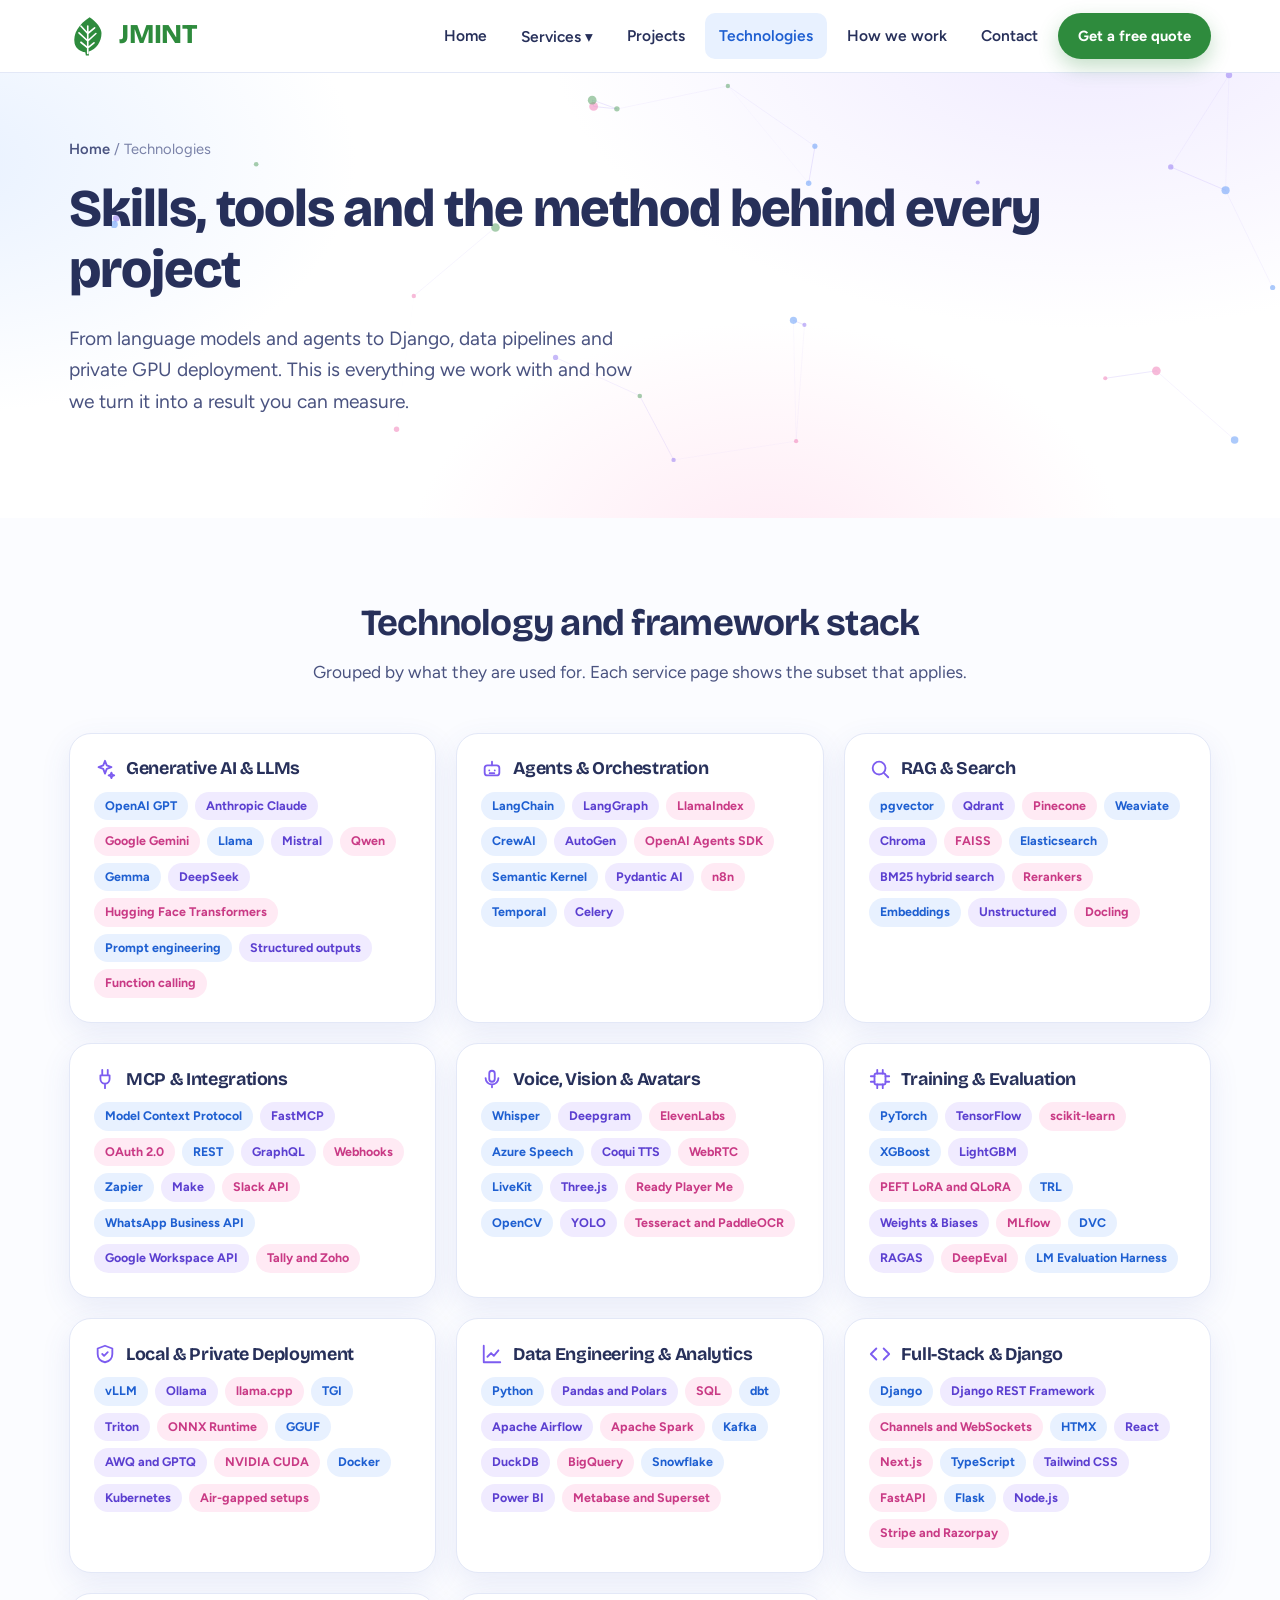
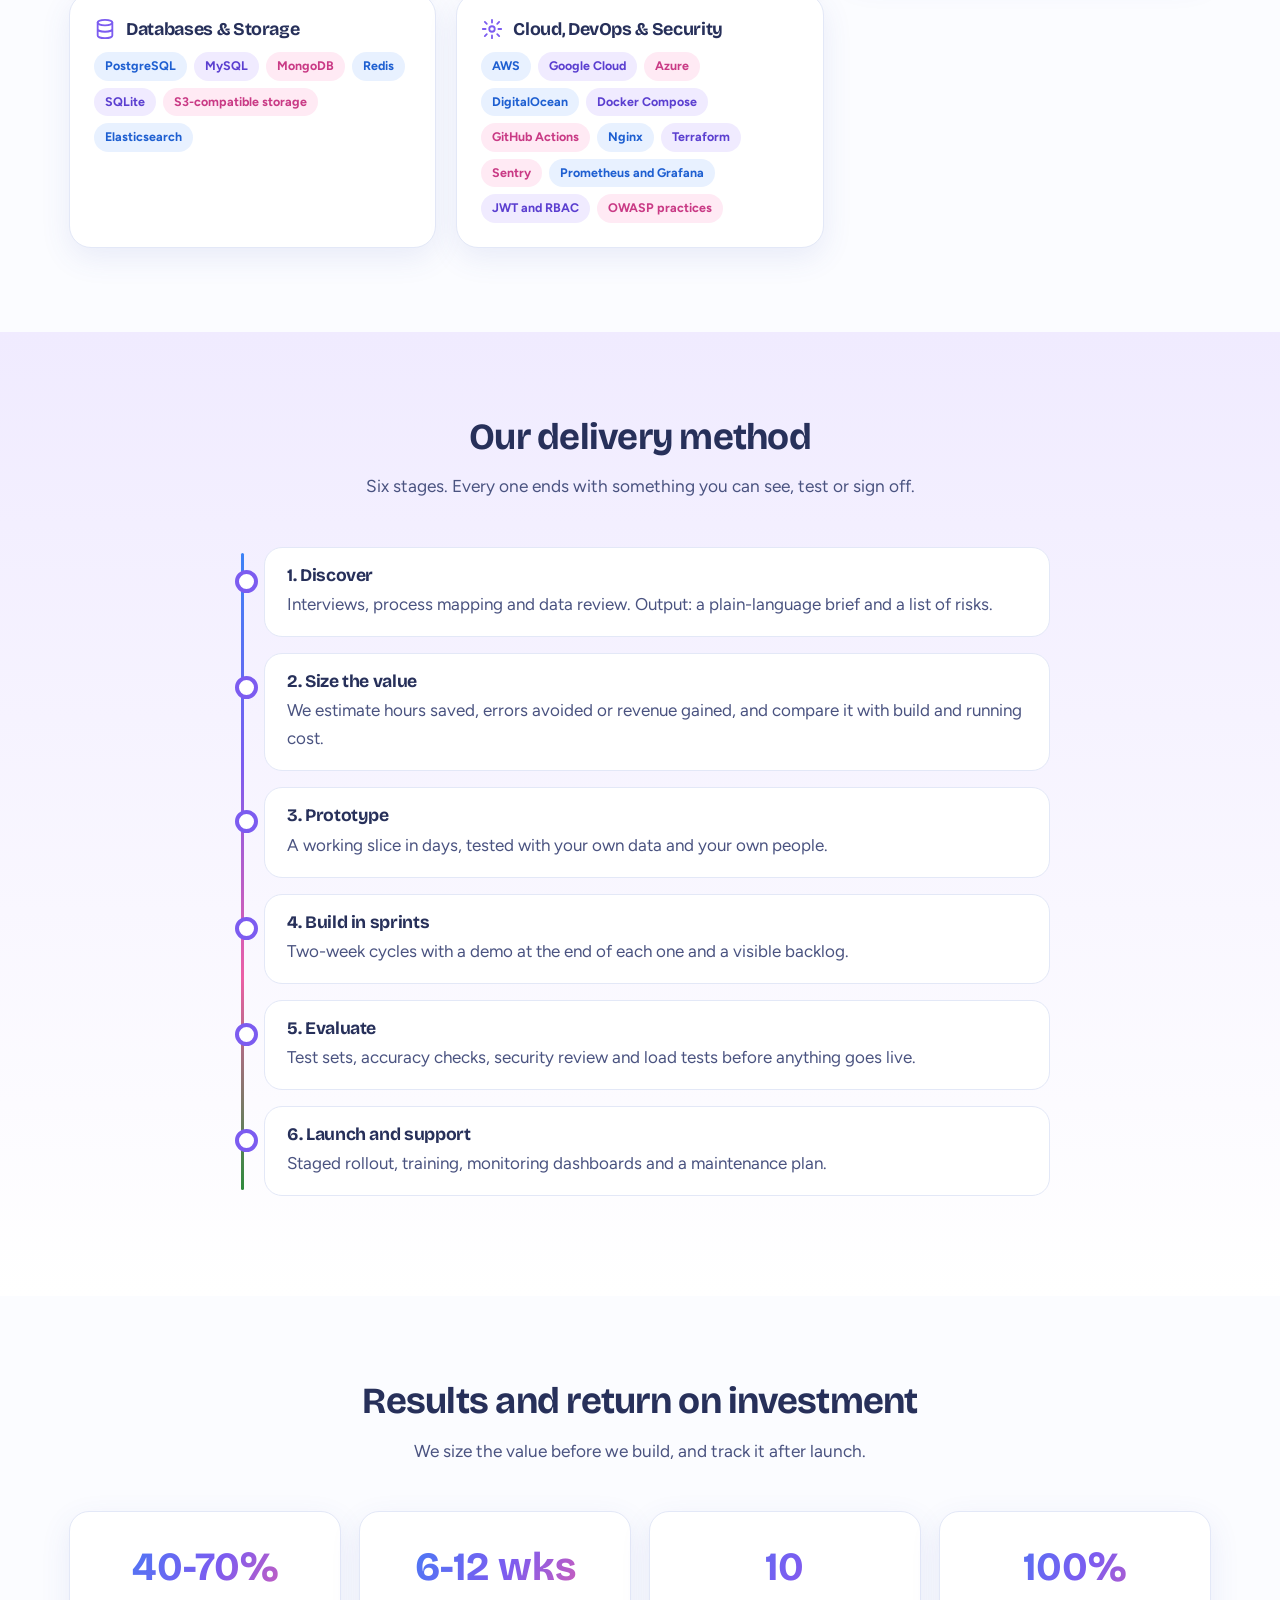
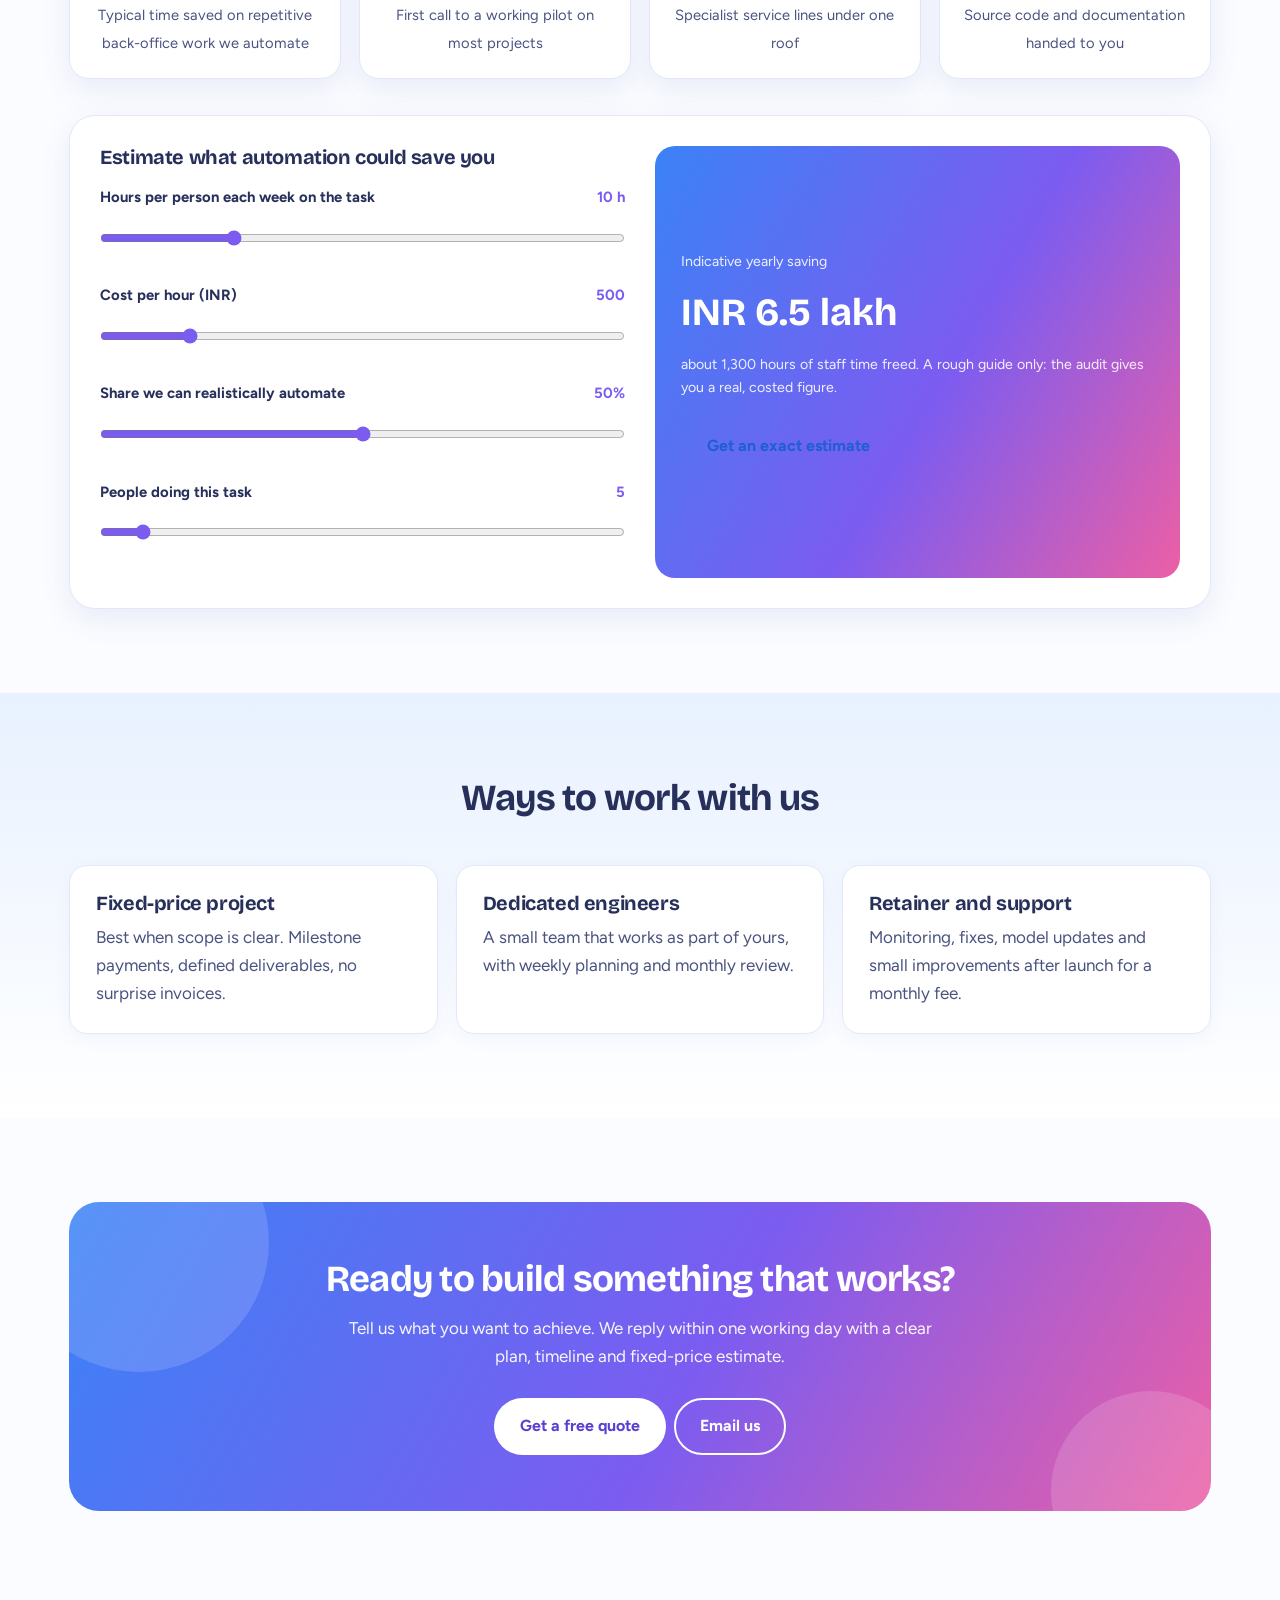
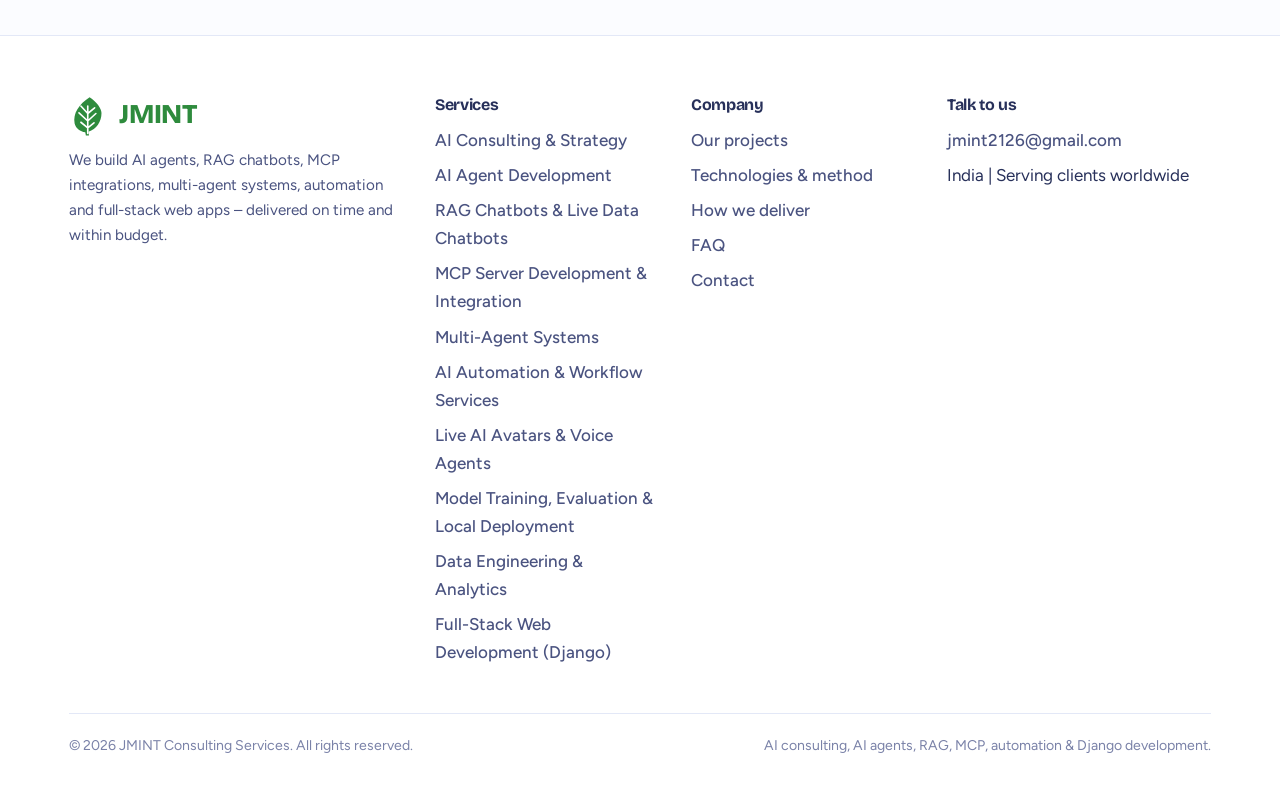
<file: technologies.html>
<!DOCTYPE html><html lang="en"><head><meta charset="utf-8">
<meta name="viewport" content="width=device-width,initial-scale=1">
<title>Technologies, Skills &amp; Delivery Method | AI, Django, Data – JMINT</title>
<meta name="description" content="Full list of the AI, LLM, agent, RAG, MCP, voice, model training, data engineering and Django technologies JMINT works with, plus our delivery method and ROI approach.">

<meta name="robots" content="index,follow,max-image-preview:large">
<link rel="canonical" href="https://YOUR-USERNAME.github.io/YOUR-REPO/technologies.html">
<meta property="og:type" content="website"><meta property="og:title" content="Technologies, Skills &amp; Delivery Method | AI, Django, Data – JMINT"><meta property="og:description" content="Full list of the AI, LLM, agent, RAG, MCP, voice, model training, data engineering and Django technologies JMINT works with, plus our delivery method and ROI approach."><meta property="og:url" content="https://YOUR-USERNAME.github.io/YOUR-REPO/technologies.html"><meta property="og:site_name" content="JMINT Consulting Services">
<meta name="twitter:card" content="summary"><meta name="theme-color" content="#2e8b3d">
<link rel="icon" href="assets/favicon.svg" type="image/svg+xml">
<link rel="preconnect" href="https://fonts.googleapis.com"><link rel="preconnect" href="https://fonts.gstatic.com" crossorigin>
<link href="https://fonts.googleapis.com/css2?family=Bricolage+Grotesque:opsz,wght@12..96,500;12..96,700;12..96,800&family=Figtree:wght@400;500;600;700&display=swap" rel="stylesheet">
<link rel="stylesheet" href="css/style.css"><link rel="stylesheet" href="css/extras.css">
<script type="application/ld+json">{"@context": "https://schema.org", "@type": "CollectionPage", "name": "JMINT technologies and method", "url": "https://YOUR-USERNAME.github.io/YOUR-REPO/technologies.html"}</script></head><body><header class="site-header"><div class="wrap nav"><a class="brand" href="index.html" aria-label="JMINT Consulting Services home"><svg viewBox="0 0 64 64" aria-hidden="true"><path d="M33 2C16 13 6 28 9 44c2 8 9 13 17 14l1 5h5l-1-6c13-4 21-16 21-30C52 20 44 9 33 2z" fill="#2e8b3d"/><path d="M30 60V16M30 28l-11-12M30 28l11-9M30 40l-14-13M30 40l13-12M30 51l-11-9M30 51l10-8" stroke="#fff" stroke-width="2.6" stroke-linecap="round" fill="none"/></svg><span><b>JMINT</b></span></a>
<button class="burger" aria-label="Open menu" aria-expanded="false"><svg viewBox="0 0 24 24" fill="none" stroke="currentColor" stroke-width="2" stroke-linecap="round" stroke-linejoin="round" aria-hidden="true" ><path d="M4 7h16M4 12h16M4 17h16"/></svg></button>
<ul class="menu">
<li><a class="top" href="index.html">Home</a></li>
<li class="has-dd"><button class="top" aria-haspopup="true" aria-expanded="false">Services &#9662;</button><ul class="dd"><li><a href="ai-consulting.html"><i><svg viewBox="0 0 24 24" fill="none" stroke="currentColor" stroke-width="2" stroke-linecap="round" stroke-linejoin="round" aria-hidden="true" ><circle cx="12" cy="12" r="9"/><path d="M15.5 8.5l-2 5-5 2 2-5z"/></svg></i>AI Consulting &amp; Strategy</a></li><li><a href="ai-agent-development.html"><i><svg viewBox="0 0 24 24" fill="none" stroke="currentColor" stroke-width="2" stroke-linecap="round" stroke-linejoin="round" aria-hidden="true" ><rect x="4" y="8" width="16" height="11" rx="3"/><path d="M12 8V4M9 13.5h.01M15 13.5h.01M9.5 16.5h5"/></svg></i>AI Agent Development</a></li><li><a href="rag-chatbot-development.html"><i><svg viewBox="0 0 24 24" fill="none" stroke="currentColor" stroke-width="2" stroke-linecap="round" stroke-linejoin="round" aria-hidden="true" ><path d="M21 12a8 8 0 0 1-11.5 7.2L3 21l1.8-5.5A8 8 0 1 1 21 12z"/></svg></i>RAG Chatbots &amp; Live Data Chatbots</a></li><li><a href="mcp-server-development.html"><i><svg viewBox="0 0 24 24" fill="none" stroke="currentColor" stroke-width="2" stroke-linecap="round" stroke-linejoin="round" aria-hidden="true" ><path d="M9 2v6M15 2v6M7 8h10v4a5 5 0 0 1-10 0zM12 17v5"/></svg></i>MCP Server Development &amp; Integration</a></li><li><a href="multi-agent-systems.html"><i><svg viewBox="0 0 24 24" fill="none" stroke="currentColor" stroke-width="2" stroke-linecap="round" stroke-linejoin="round" aria-hidden="true" ><path d="M12 3l9 5-9 5-9-5z"/><path d="M3 13l9 5 9-5"/></svg></i>Multi-Agent Systems</a></li><li><a href="ai-automation-services.html"><i><svg viewBox="0 0 24 24" fill="none" stroke="currentColor" stroke-width="2" stroke-linecap="round" stroke-linejoin="round" aria-hidden="true" ><path d="M13 2L4 14h7l-1 8 9-12h-7z"/></svg></i>AI Automation &amp; Workflow Services</a></li><li><a href="ai-avatar-voice-agents.html"><i><svg viewBox="0 0 24 24" fill="none" stroke="currentColor" stroke-width="2" stroke-linecap="round" stroke-linejoin="round" aria-hidden="true" ><rect x="9" y="3" width="6" height="12" rx="3"/><path d="M5 11a7 7 0 0 0 14 0M12 18v3"/></svg></i>Live AI Avatars &amp; Voice Agents</a></li><li><a href="ml-model-training-deployment.html"><i><svg viewBox="0 0 24 24" fill="none" stroke="currentColor" stroke-width="2" stroke-linecap="round" stroke-linejoin="round" aria-hidden="true" ><rect x="6" y="6" width="12" height="12" rx="2"/><path d="M9 2v4M15 2v4M9 18v4M15 18v4M2 9h4M2 15h4M18 9h4M18 15h4"/></svg></i>Model Training, Evaluation &amp; Local Deployment</a></li><li><a href="data-engineering-analytics.html"><i><svg viewBox="0 0 24 24" fill="none" stroke="currentColor" stroke-width="2" stroke-linecap="round" stroke-linejoin="round" aria-hidden="true" ><path d="M3 3v18h18M7 15l4-4 3 3 5-6"/></svg></i>Data Engineering &amp; Analytics</a></li><li><a href="django-fullstack-development.html"><i><svg viewBox="0 0 24 24" fill="none" stroke="currentColor" stroke-width="2" stroke-linecap="round" stroke-linejoin="round" aria-hidden="true" ><path d="M16 18l6-6-6-6M8 6l-6 6 6 6"/></svg></i>Full-Stack Web Development (Django)</a></li></ul></li>
<li><a class="top" href="projects.html">Projects</a></li>
<li><a class="top active" href="technologies.html">Technologies</a></li>
<li><a class="top" href="index.html#process">How we work</a></li>
<li><a class="top" href="contact.html">Contact</a></li>
<li><a class="btn btn-primary btn-sm" href="contact.html">Get a free quote</a></li>
</ul></div></header><main><section class="hero page-hero"><canvas id="net"></canvas><div class="wrap" style="grid-template-columns:1fr"><div><div class="crumbs"><a href="index.html">Home</a> / Technologies</div><h1>Skills, tools and the method behind every project</h1><p class="lead">From language models and agents to Django, data pipelines and private GPU deployment. This is everything we work with and how we turn it into a result you can measure.</p></div></div></section>
<section><div class="wrap"><div class="sec-head center rv"><h2>Technology and framework stack</h2><p>Grouped by what they are used for. Each service page shows the subset that applies.</p></div><div class="techgrid"><div class="techcat rv" id="cat-0"><h3><svg viewBox="0 0 24 24" fill="none" stroke="currentColor" stroke-width="2" stroke-linecap="round" stroke-linejoin="round" aria-hidden="true" ><path d="M12 3l1.9 5.1L19 10l-5.1 1.9L12 17l-1.9-5.1L5 10l5.1-1.9zM19 16l.8 2.2L22 19l-2.2.8L19 22l-.8-2.2L16 19l2.2-.8z"/></svg>Generative AI &amp; LLMs</h3><div class="tags"><span class="tag">OpenAI GPT</span><span class="tag">Anthropic Claude</span><span class="tag">Google Gemini</span><span class="tag">Llama</span><span class="tag">Mistral</span><span class="tag">Qwen</span><span class="tag">Gemma</span><span class="tag">DeepSeek</span><span class="tag">Hugging Face Transformers</span><span class="tag">Prompt engineering</span><span class="tag">Structured outputs</span><span class="tag">Function calling</span></div></div><div class="techcat rv" id="cat-1"><h3><svg viewBox="0 0 24 24" fill="none" stroke="currentColor" stroke-width="2" stroke-linecap="round" stroke-linejoin="round" aria-hidden="true" ><rect x="4" y="8" width="16" height="11" rx="3"/><path d="M12 8V4M9 13.5h.01M15 13.5h.01M9.5 16.5h5"/></svg>Agents &amp; Orchestration</h3><div class="tags"><span class="tag">LangChain</span><span class="tag">LangGraph</span><span class="tag">LlamaIndex</span><span class="tag">CrewAI</span><span class="tag">AutoGen</span><span class="tag">OpenAI Agents SDK</span><span class="tag">Semantic Kernel</span><span class="tag">Pydantic AI</span><span class="tag">n8n</span><span class="tag">Temporal</span><span class="tag">Celery</span></div></div><div class="techcat rv" id="cat-2"><h3><svg viewBox="0 0 24 24" fill="none" stroke="currentColor" stroke-width="2" stroke-linecap="round" stroke-linejoin="round" aria-hidden="true" ><circle cx="11" cy="11" r="7"/><path d="M21 21l-4.3-4.3"/></svg>RAG &amp; Search</h3><div class="tags"><span class="tag">pgvector</span><span class="tag">Qdrant</span><span class="tag">Pinecone</span><span class="tag">Weaviate</span><span class="tag">Chroma</span><span class="tag">FAISS</span><span class="tag">Elasticsearch</span><span class="tag">BM25 hybrid search</span><span class="tag">Rerankers</span><span class="tag">Embeddings</span><span class="tag">Unstructured</span><span class="tag">Docling</span></div></div><div class="techcat rv" id="cat-3"><h3><svg viewBox="0 0 24 24" fill="none" stroke="currentColor" stroke-width="2" stroke-linecap="round" stroke-linejoin="round" aria-hidden="true" ><path d="M9 2v6M15 2v6M7 8h10v4a5 5 0 0 1-10 0zM12 17v5"/></svg>MCP &amp; Integrations</h3><div class="tags"><span class="tag">Model Context Protocol</span><span class="tag">FastMCP</span><span class="tag">OAuth 2.0</span><span class="tag">REST</span><span class="tag">GraphQL</span><span class="tag">Webhooks</span><span class="tag">Zapier</span><span class="tag">Make</span><span class="tag">Slack API</span><span class="tag">WhatsApp Business API</span><span class="tag">Google Workspace API</span><span class="tag">Tally and Zoho</span></div></div><div class="techcat rv" id="cat-4"><h3><svg viewBox="0 0 24 24" fill="none" stroke="currentColor" stroke-width="2" stroke-linecap="round" stroke-linejoin="round" aria-hidden="true" ><rect x="9" y="3" width="6" height="12" rx="3"/><path d="M5 11a7 7 0 0 0 14 0M12 18v3"/></svg>Voice, Vision &amp; Avatars</h3><div class="tags"><span class="tag">Whisper</span><span class="tag">Deepgram</span><span class="tag">ElevenLabs</span><span class="tag">Azure Speech</span><span class="tag">Coqui TTS</span><span class="tag">WebRTC</span><span class="tag">LiveKit</span><span class="tag">Three.js</span><span class="tag">Ready Player Me</span><span class="tag">OpenCV</span><span class="tag">YOLO</span><span class="tag">Tesseract and PaddleOCR</span></div></div><div class="techcat rv" id="cat-5"><h3><svg viewBox="0 0 24 24" fill="none" stroke="currentColor" stroke-width="2" stroke-linecap="round" stroke-linejoin="round" aria-hidden="true" ><rect x="6" y="6" width="12" height="12" rx="2"/><path d="M9 2v4M15 2v4M9 18v4M15 18v4M2 9h4M2 15h4M18 9h4M18 15h4"/></svg>Training &amp; Evaluation</h3><div class="tags"><span class="tag">PyTorch</span><span class="tag">TensorFlow</span><span class="tag">scikit-learn</span><span class="tag">XGBoost</span><span class="tag">LightGBM</span><span class="tag">PEFT LoRA and QLoRA</span><span class="tag">TRL</span><span class="tag">Weights &amp; Biases</span><span class="tag">MLflow</span><span class="tag">DVC</span><span class="tag">RAGAS</span><span class="tag">DeepEval</span><span class="tag">LM Evaluation Harness</span></div></div><div class="techcat rv" id="cat-6"><h3><svg viewBox="0 0 24 24" fill="none" stroke="currentColor" stroke-width="2" stroke-linecap="round" stroke-linejoin="round" aria-hidden="true" ><path d="M12 3l8 3v6c0 5-3.5 8-8 9-4.5-1-8-4-8-9V6z"/><path d="M9 12l2 2 4-4"/></svg>Local &amp; Private Deployment</h3><div class="tags"><span class="tag">vLLM</span><span class="tag">Ollama</span><span class="tag">llama.cpp</span><span class="tag">TGI</span><span class="tag">Triton</span><span class="tag">ONNX Runtime</span><span class="tag">GGUF</span><span class="tag">AWQ and GPTQ</span><span class="tag">NVIDIA CUDA</span><span class="tag">Docker</span><span class="tag">Kubernetes</span><span class="tag">Air-gapped setups</span></div></div><div class="techcat rv" id="cat-7"><h3><svg viewBox="0 0 24 24" fill="none" stroke="currentColor" stroke-width="2" stroke-linecap="round" stroke-linejoin="round" aria-hidden="true" ><path d="M3 3v18h18M7 15l4-4 3 3 5-6"/></svg>Data Engineering &amp; Analytics</h3><div class="tags"><span class="tag">Python</span><span class="tag">Pandas and Polars</span><span class="tag">SQL</span><span class="tag">dbt</span><span class="tag">Apache Airflow</span><span class="tag">Apache Spark</span><span class="tag">Kafka</span><span class="tag">DuckDB</span><span class="tag">BigQuery</span><span class="tag">Snowflake</span><span class="tag">Power BI</span><span class="tag">Metabase and Superset</span></div></div><div class="techcat rv" id="cat-8"><h3><svg viewBox="0 0 24 24" fill="none" stroke="currentColor" stroke-width="2" stroke-linecap="round" stroke-linejoin="round" aria-hidden="true" ><path d="M16 18l6-6-6-6M8 6l-6 6 6 6"/></svg>Full-Stack &amp; Django</h3><div class="tags"><span class="tag">Django</span><span class="tag">Django REST Framework</span><span class="tag">Channels and WebSockets</span><span class="tag">HTMX</span><span class="tag">React</span><span class="tag">Next.js</span><span class="tag">TypeScript</span><span class="tag">Tailwind CSS</span><span class="tag">FastAPI</span><span class="tag">Flask</span><span class="tag">Node.js</span><span class="tag">Stripe and Razorpay</span></div></div><div class="techcat rv" id="cat-9"><h3><svg viewBox="0 0 24 24" fill="none" stroke="currentColor" stroke-width="2" stroke-linecap="round" stroke-linejoin="round" aria-hidden="true" ><ellipse cx="12" cy="5" rx="8" ry="3"/><path d="M4 5v14c0 1.7 3.6 3 8 3s8-1.3 8-3V5M4 12c0 1.7 3.6 3 8 3s8-1.3 8-3"/></svg>Databases &amp; Storage</h3><div class="tags"><span class="tag">PostgreSQL</span><span class="tag">MySQL</span><span class="tag">MongoDB</span><span class="tag">Redis</span><span class="tag">SQLite</span><span class="tag">S3-compatible storage</span><span class="tag">Elasticsearch</span></div></div><div class="techcat rv" id="cat-10"><h3><svg viewBox="0 0 24 24" fill="none" stroke="currentColor" stroke-width="2" stroke-linecap="round" stroke-linejoin="round" aria-hidden="true" ><circle cx="12" cy="12" r="3"/><path d="M12 2v3M12 19v3M4.2 4.2l2.1 2.1M17.7 17.7l2.1 2.1M2 12h3M19 12h3M4.2 19.8l2.1-2.1M17.7 6.3l2.1-2.1"/></svg>Cloud, DevOps &amp; Security</h3><div class="tags"><span class="tag">AWS</span><span class="tag">Google Cloud</span><span class="tag">Azure</span><span class="tag">DigitalOcean</span><span class="tag">Docker Compose</span><span class="tag">GitHub Actions</span><span class="tag">Nginx</span><span class="tag">Terraform</span><span class="tag">Sentry</span><span class="tag">Prometheus and Grafana</span><span class="tag">JWT and RBAC</span><span class="tag">OWASP practices</span></div></div></div></div></section>
<section class="tint-violet" id="method"><div class="wrap"><div class="sec-head center rv"><h2>Our delivery method</h2><p>Six stages. Every one ends with something you can see, test or sign off.</p></div><div class="timeline"><div class="tl rv"><h3>1. Discover</h3><p>Interviews, process mapping and data review. Output: a plain-language brief and a list of risks.</p></div><div class="tl rv"><h3>2. Size the value</h3><p>We estimate hours saved, errors avoided or revenue gained, and compare it with build and running cost.</p></div><div class="tl rv"><h3>3. Prototype</h3><p>A working slice in days, tested with your own data and your own people.</p></div><div class="tl rv"><h3>4. Build in sprints</h3><p>Two-week cycles with a demo at the end of each one and a visible backlog.</p></div><div class="tl rv"><h3>5. Evaluate</h3><p>Test sets, accuracy checks, security review and load tests before anything goes live.</p></div><div class="tl rv"><h3>6. Launch and support</h3><p>Staged rollout, training, monitoring dashboards and a maintenance plan.</p></div></div></div></section>
<section><div class="wrap"><div class="sec-head center rv"><h2>Results and return on investment</h2><p>We size the value before we build, and track it after launch.</p></div><div class="stats"><div class="stat rv"><b>40-70%</b><span>Typical time saved on repetitive back-office work we automate</span></div><div class="stat rv"><b>6-12 wks</b><span>First call to a working pilot on most projects</span></div><div class="stat rv"><b>10</b><span>Specialist service lines under one roof</span></div><div class="stat rv"><b>100%</b><span>Source code and documentation handed to you</span></div></div><div style="margin-top:36px"><form class="calc rv" id="roi-calc" onsubmit="return false"><div><h3 style="margin-bottom:16px">Estimate what automation could save you</h3>
<label>Hours per person each week on the task <output for-o="hrs">10 h</output><input type="range" name="hrs" min="1" max="40" value="10"></label>
<label>Cost per hour (INR) <output for-o="rate">500</output><input type="range" name="rate" min="100" max="3000" step="50" value="500"></label>
<label>Share we can realistically automate <output for-o="pct">50%</output><input type="range" name="pct" min="10" max="90" step="5" value="50"></label>
<label>People doing this task <output for-o="ppl">5</output><input type="range" name="ppl" min="1" max="100" value="5"></label></div>
<div class="res"><small>Indicative yearly saving</small><b>INR <span id="roi-out">0</span></b><small>about <span id="roi-hrs">0</span> of staff time freed. A rough guide only: the audit gives you a real, costed figure.</small><a class="btn alt" href="contact.html" style="margin-top:10px">Get an exact estimate</a></div></form></div></div></section>
<section class="tint-blue"><div class="wrap"><div class="sec-head center rv"><h2>Ways to work with us</h2></div><div class="models"><div class="card rv c-blue"><h3>Fixed-price project</h3><p>Best when scope is clear. Milestone payments, defined deliverables, no surprise invoices.</p></div><div class="card rv c-violet"><h3>Dedicated engineers</h3><p>A small team that works as part of yours, with weekly planning and monthly review.</p></div><div class="card rv c-green"><h3>Retainer and support</h3><p>Monitoring, fixes, model updates and small improvements after launch for a monthly fee.</p></div></div></div></section><section><div class="wrap"><div class="cta rv"><h2>Ready to build something that works?</h2><p>Tell us what you want to achieve. We reply within one working day with a clear plan, timeline and fixed-price estimate.</p><a class="btn" href="contact.html">Get a free quote</a><a class="btn alt" href="mailto:jmint2126@gmail.com">Email us</a></div></div></section></main><footer><div class="wrap"><div class="foot">
<div><a class="brand" href="index.html" aria-label="JMINT Consulting Services home"><svg viewBox="0 0 64 64" aria-hidden="true"><path d="M33 2C16 13 6 28 9 44c2 8 9 13 17 14l1 5h5l-1-6c13-4 21-16 21-30C52 20 44 9 33 2z" fill="#2e8b3d"/><path d="M30 60V16M30 28l-11-12M30 28l11-9M30 40l-14-13M30 40l13-12M30 51l-11-9M30 51l10-8" stroke="#fff" stroke-width="2.6" stroke-linecap="round" fill="none"/></svg><span><b>JMINT</b></span></a><p>We build AI agents, RAG chatbots, MCP integrations, multi-agent systems, automation and full-stack web apps – delivered on time and within budget.</p></div>
<div><h4>Services</h4><ul><li><a href="ai-consulting.html">AI Consulting &amp; Strategy</a></li><li><a href="ai-agent-development.html">AI Agent Development</a></li><li><a href="rag-chatbot-development.html">RAG Chatbots &amp; Live Data Chatbots</a></li><li><a href="mcp-server-development.html">MCP Server Development &amp; Integration</a></li><li><a href="multi-agent-systems.html">Multi-Agent Systems</a></li><li><a href="ai-automation-services.html">AI Automation &amp; Workflow Services</a></li><li><a href="ai-avatar-voice-agents.html">Live AI Avatars &amp; Voice Agents</a></li><li><a href="ml-model-training-deployment.html">Model Training, Evaluation &amp; Local Deployment</a></li><li><a href="data-engineering-analytics.html">Data Engineering &amp; Analytics</a></li><li><a href="django-fullstack-development.html">Full-Stack Web Development (Django)</a></li></ul></div>
<div><h4>Company</h4><ul><li><a href="projects.html">Our projects</a></li><li><a href="technologies.html">Technologies &amp; method</a></li><li><a href="index.html#process">How we deliver</a></li><li><a href="index.html#faq">FAQ</a></li><li><a href="contact.html">Contact</a></li></ul></div>
<div><h4>Talk to us</h4><ul><li><a href="mailto:jmint2126@gmail.com">jmint2126@gmail.com</a></li>
    <!-- <li>+91 00000 00000</li> -->
    <li>India  |  Serving clients worldwide</li></ul></div>
</div><div class="copy"><span>&copy; 2026 JMINT Consulting Services. All rights reserved.</span><span>AI consulting, AI agents, RAG, MCP, automation &amp; Django development.</span></div></div></footer>
<script src="js/main.js"></script><script src="js/extras.js"></script></body></html>
</file>
<file: css/style.css>
/* JMINT Consulting Services – light theme: white, blue, green, pink, violet */
:root{
  --leaf:#2e8b3d; --leaf-d:#1f6b2c; --leaf-l:#e6f6e9;
  --blue:#3b82f6; --blue-d:#1e5fd1; --blue-l:#e8f1ff;
  --violet:#7c5cf0; --violet-d:#5b3fd0; --violet-l:#f0ebff;
  --pink:#ec5fa5; --pink-d:#c93a85; --pink-l:#ffeaf4;
  --ink:#27305a; --ink-2:#4a5380; --ink-3:#7a82a8;
  --line:#e3e8f7; --bg:#fbfcff; --white:#fff;
  --r:18px; --shadow:0 10px 30px rgba(70,90,190,.10);
  --grad:linear-gradient(120deg,var(--blue),var(--violet) 55%,var(--pink));
  --head:'Bricolage Grotesque','Segoe UI',system-ui,sans-serif;
  --body:'Figtree','Segoe UI',system-ui,sans-serif;
}
*{box-sizing:border-box;margin:0;padding:0}
html{scroll-behavior:smooth;scroll-padding-top:80px}
body{font-family:var(--body);color:var(--ink);background:var(--bg);line-height:1.65;font-size:17px;overflow-x:hidden}
img,svg{max-width:100%;display:block}
a{color:var(--blue-d);text-decoration:none}
a:focus-visible,button:focus-visible,summary:focus-visible,input:focus-visible,textarea:focus-visible,select:focus-visible{outline:3px solid var(--violet);outline-offset:3px;border-radius:8px}
h1,h2,h3,h4{font-family:var(--head);line-height:1.15;letter-spacing:-.02em;color:var(--ink)}
h1{font-size:clamp(2.3rem,5.2vw,4rem);font-weight:800}
h2{font-size:clamp(1.8rem,3.4vw,2.6rem);font-weight:700}
h3{font-size:1.25rem;font-weight:700}
p{color:var(--ink-2)}
.wrap{width:min(1180px,92%);margin-inline:auto}
section{padding:84px 0;position:relative}
.sec-head{max-width:720px;margin-bottom:46px}
.sec-head.center{margin-inline:auto;text-align:center}
.sec-head p{margin-top:14px;font-size:1.08rem}
.tint-blue{background:linear-gradient(180deg,var(--blue-l),#fff)}
.tint-violet{background:linear-gradient(180deg,var(--violet-l),#fff)}
.tint-green{background:linear-gradient(180deg,var(--leaf-l),#fff)}
.tint-pink{background:linear-gradient(180deg,var(--pink-l),#fff)}
.g-text{background:var(--grad);-webkit-background-clip:text;background-clip:text;color:transparent}

/* header */
.site-header{position:sticky;top:0;z-index:50;background:rgba(255,255,255,.88);backdrop-filter:blur(12px);border-bottom:1px solid var(--line)}
.nav{display:flex;align-items:center;justify-content:space-between;height:72px;gap:20px}
.brand{display:flex;align-items:center;gap:10px;color:var(--leaf)}
.brand svg{width:40px;height:40px}
.brand b{font-family:var(--head);font-size:1.7rem;font-weight:800;color:var(--leaf);letter-spacing:-.01em;line-height:1}
.brand small{display:block;font-size:.62rem;font-weight:700;color:var(--leaf);letter-spacing:.04em;line-height:1.1;margin-top:3px}
.menu{display:flex;align-items:center;gap:6px;list-style:none}
.menu>li{position:relative}
.menu a.top,.menu button.top{display:block;padding:10px 14px;border-radius:10px;color:var(--ink);font-weight:600;font-size:.97rem;background:none;border:0;cursor:pointer;font-family:inherit}
.menu a.top:hover,.menu button.top:hover,.menu a.top.active{background:var(--blue-l);color:var(--blue-d)}
.dd{position:absolute;top:100%;left:0;min-width:300px;background:#fff;border:1px solid var(--line);border-radius:16px;box-shadow:var(--shadow);padding:10px;list-style:none;opacity:0;visibility:hidden;transform:translateY(8px);transition:.2s}
.has-dd:hover .dd,.has-dd:focus-within .dd,.has-dd.open .dd{opacity:1;visibility:visible;transform:none}
.dd a{display:flex;gap:10px;align-items:center;padding:10px 12px;border-radius:10px;color:var(--ink);font-weight:600;font-size:.95rem}
.dd a:hover{background:var(--violet-l)}
.dd i{width:30px;height:30px;border-radius:9px;display:grid;place-items:center;background:var(--blue-l);color:var(--blue-d);flex:none}
.dd i svg{width:17px;height:17px}
.burger{display:none;background:var(--blue-l);border:0;border-radius:10px;width:44px;height:44px;cursor:pointer;color:var(--blue-d)}
.burger svg{width:24px;height:24px;margin:auto}

/* buttons */
.btn{display:inline-flex;align-items:center;gap:8px;padding:13px 24px;border-radius:999px;font-weight:700;font-family:var(--body);font-size:1rem;border:2px solid transparent;cursor:pointer;transition:transform .2s,box-shadow .2s,background .2s}
.btn:hover{transform:translateY(-2px)}
.btn-primary{background:var(--leaf);color:#fff;box-shadow:0 8px 20px rgba(46,139,61,.28)}
.btn-primary:hover{background:var(--leaf-d)}
.btn-grad{background:var(--grad);color:#fff;box-shadow:0 8px 22px rgba(124,92,240,.3)}
.btn-ghost{background:#fff;color:var(--violet-d);border-color:var(--violet-l)}
.btn-ghost:hover{border-color:var(--violet)}
.btn-sm{padding:9px 18px;font-size:.92rem}

/* hero */
.hero{padding:70px 0 90px;overflow:hidden;background:radial-gradient(900px 500px at 85% -10%,var(--violet-l),transparent 60%),radial-gradient(700px 420px at -5% 20%,var(--blue-l),transparent 60%),radial-gradient(600px 400px at 60% 110%,var(--pink-l),transparent 60%),#fff}
#net{position:absolute;inset:0;width:100%;height:100%;pointer-events:none;opacity:.7}
.hero .wrap{position:relative;display:grid;grid-template-columns:1.1fr .9fr;gap:40px;align-items:center}
.hero p.lead{font-size:1.2rem;margin:22px 0 30px;max-width:580px}
.hero-cta{display:flex;flex-wrap:wrap;gap:14px}
.assure{display:flex;flex-wrap:wrap;gap:10px;margin-top:30px;list-style:none}
.assure li{background:#fff;border:1px solid var(--line);padding:7px 14px;border-radius:999px;font-weight:600;font-size:.9rem;color:var(--ink-2);display:flex;gap:8px;align-items:center}
.assure li:before{content:"";width:9px;height:9px;border-radius:50%;background:var(--leaf)}
.page-hero{padding:64px 0 70px}
.crumbs{font-size:.92rem;margin-bottom:18px;color:var(--ink-3)}
.crumbs a{color:var(--ink-2);font-weight:600}

/* orbit visual */
.orbit{--R:155px;position:relative;width:390px;height:390px;margin:auto}
.orbit .core{position:absolute;inset:50% auto auto 50%;width:122px;height:122px;transform:translate(-50%,-50%);border-radius:50%;background:var(--grad);display:grid;place-items:center;color:#fff;box-shadow:0 0 0 14px rgba(124,92,240,.10),0 0 0 32px rgba(59,130,246,.08);animation:pulse 3.4s ease-in-out infinite}
.orbit .core svg{width:54px;height:54px}
.ring{position:absolute;inset:0;border-radius:50%;border:2px dashed rgba(124,92,240,.35);animation:spin 46s linear infinite}
.chip{position:absolute;top:50%;left:50%;width:0;height:0;transform:rotate(var(--a)) translateY(calc(var(--R)*-1)) rotate(calc(var(--a)*-1))}
.chip span{position:absolute;white-space:nowrap;background:#fff;border:1.5px solid var(--c,var(--blue));color:var(--ink);padding:7px 13px;border-radius:999px;font-weight:700;font-size:.82rem;box-shadow:var(--shadow);animation:unspin 46s linear infinite;transform:translate(-50%,-50%)}
@keyframes spin{to{transform:rotate(360deg)}}
@keyframes unspin{from{transform:translate(-50%,-50%) rotate(0)}to{transform:translate(-50%,-50%) rotate(-360deg)}}
@keyframes pulse{50%{transform:translate(-50%,-50%) scale(1.06)}}

/* trust strip */
.strip{padding:34px 0;background:#fff;border-block:1px solid var(--line)}
.strip .wrap{display:grid;grid-template-columns:repeat(4,1fr);gap:22px}
.strip div{display:flex;gap:12px;align-items:flex-start}
.strip svg{width:34px;height:34px;flex:none;padding:7px;border-radius:10px;background:var(--leaf-l);color:var(--leaf-d)}
.strip b{display:block;font-family:var(--head);font-size:1.02rem}
.strip span{font-size:.9rem;color:var(--ink-3);line-height:1.4;display:block}

/* train */
.train-scene{position:relative;height:250px;overflow:hidden;background:linear-gradient(180deg,#eaf3ff 0%,#fff 72%);border-radius:26px;border:1px solid var(--line)}
.sun{position:absolute;right:9%;top:22px;width:54px;height:54px;border-radius:50%;background:radial-gradient(circle,#ffe6a8,#ffd1e6);box-shadow:0 0 40px #ffd1e6}
.cloud{position:absolute;height:22px;width:84px;border-radius:30px;background:#fff;box-shadow:30px -9px 0 -2px #fff,-24px -4px 0 -4px #fff;opacity:.9;animation:drift linear infinite}
@keyframes drift{from{transform:translateX(-140px)}to{transform:translateX(1400px)}}
.hills{position:absolute;left:0;right:0;bottom:44px;height:80px;background:radial-gradient(60px 50px at 10% 100%,var(--leaf-l) 98%,transparent),radial-gradient(90px 64px at 34% 100%,#d6f0dc 98%,transparent),radial-gradient(70px 52px at 62% 100%,var(--leaf-l) 98%,transparent),radial-gradient(100px 70px at 88% 100%,#d6f0dc 98%,transparent)}
.rail{position:absolute;left:0;right:0;bottom:18px;height:10px;background:repeating-linear-gradient(90deg,#b9c2e6 0 6px,transparent 6px 22px),linear-gradient(#c8d0ee,#c8d0ee) top/100% 3px no-repeat;opacity:.9}
.train{position:absolute;left:0;bottom:24px;display:flex;align-items:flex-end;animation:drive 34s linear infinite;will-change:transform}
.train-scene:hover .train{animation-play-state:paused}
@keyframes drive{from{transform:translateX(-100%)}to{transform:translateX(calc(100vw + 80px))}}
.wagon{position:relative;margin-right:8px;padding:14px 22px 20px;min-width:190px;border-radius:12px 12px 6px 6px;color:#fff;font-weight:700;font-family:var(--head);text-align:center;font-size:1rem;animation:bump .9s ease-in-out infinite alternate}
.wagon small{display:block;font-family:var(--body);font-weight:500;font-size:.74rem;opacity:.9}
.wagon:before,.wagon:after{box-shadow:inset 0 0 0 3px #fff;content:"";position:absolute;bottom:-10px;width:22px;height:22px;border-radius:50%;background:#fff;border:5px solid var(--ink-2);animation:roll .6s linear infinite}
.wagon:before{left:22px}.wagon:after{right:22px}
.wagon:nth-child(5n+1){background:var(--blue)}.wagon:nth-child(5n+2){background:var(--violet)}.wagon:nth-child(5n+3){background:var(--pink)}.wagon:nth-child(5n+4){background:var(--leaf)}.wagon:nth-child(5n){background:#4a9ff0}
.wagon:nth-child(even){animation-delay:.3s}
@keyframes bump{to{transform:translateY(-2px)}}
@keyframes roll{to{transform:rotate(360deg)}}
.loco{position:relative;width:150px;height:96px;flex:none}
.loco svg{width:100%;height:100%}
.puff{position:absolute;top:-6px;left:96px;width:16px;height:16px;border-radius:50%;background:#fff;box-shadow:0 0 0 2px #e3e8f7;opacity:0;animation:puff 2.4s ease-out infinite}
.puff:nth-child(2){animation-delay:.8s}.puff:nth-child(3){animation-delay:1.6s}
@keyframes puff{0%{opacity:.9;transform:translate(0,0) scale(.5)}100%{opacity:0;transform:translate(-60px,-70px) scale(2.2)}}

/* cards & grids */
.grid{display:grid;gap:24px}
.g2{grid-template-columns:repeat(2,1fr)}.g3{grid-template-columns:repeat(3,1fr)}.g4{grid-template-columns:repeat(4,1fr)}
.card{background:#fff;border:1px solid var(--line);border-radius:var(--r);padding:26px;box-shadow:0 4px 18px rgba(70,90,190,.05);transition:transform .25s,box-shadow .25s,border-color .25s}
.card:hover{transform:translateY(-4px);box-shadow:var(--shadow);border-color:#cfd8f7}
.ico{width:50px;height:50px;border-radius:14px;display:grid;place-items:center;margin-bottom:16px;background:var(--c-l,var(--blue-l));color:var(--c,var(--blue-d))}
.ico svg{width:26px;height:26px}
.card h3{margin-bottom:8px}
.card ul{margin:12px 0 0 18px;color:var(--ink-2);font-size:.96rem}
.card li{margin:4px 0}
.c-blue{--c:var(--blue-d);--c-l:var(--blue-l)}.c-violet{--c:var(--violet-d);--c-l:var(--violet-l)}.c-pink{--c:var(--pink-d);--c-l:var(--pink-l)}.c-green{--c:var(--leaf-d);--c-l:var(--leaf-l)}
.svc-card{display:flex;flex-direction:column}
.svc-card .more{margin-top:auto;padding-top:16px;font-weight:700;color:var(--c)}
.svc-card.main{grid-column:span 2;background:linear-gradient(135deg,#fff,var(--violet-l))}
.tags{display:flex;flex-wrap:wrap;gap:7px;margin-top:14px}
.tag{font-size:.78rem;font-weight:700;padding:4px 11px;border-radius:999px;background:var(--blue-l);color:var(--blue-d)}
.tag:nth-child(3n+2){background:var(--violet-l);color:var(--violet-d)}.tag:nth-child(3n){background:var(--pink-l);color:var(--pink-d)}

/* project cards + mocks */
.proj{display:grid;grid-template-columns:1fr 1fr;gap:34px;align-items:center;margin-bottom:44px;background:#fff;border:1px solid var(--line);border-radius:24px;padding:28px;box-shadow:0 4px 18px rgba(70,90,190,.05)}
.proj:nth-child(even) .mock{order:2}
.proj h3{font-size:1.45rem;margin-bottom:10px}
.proj dl{margin-top:12px}
.proj dt{font-weight:800;font-family:var(--head);color:var(--violet-d);margin-top:10px}
.proj dd{color:var(--ink-2);font-size:.98rem}
.mock{background:linear-gradient(160deg,#f5f8ff,#fff);border:1px solid var(--line);border-radius:18px;padding:14px;min-height:240px;position:relative;overflow:hidden;box-shadow:inset 0 0 0 4px #fff,var(--shadow)}
.dots{display:flex;gap:6px;margin-bottom:12px}.dots i{width:10px;height:10px;border-radius:50%;background:var(--pink)}.dots i:nth-child(2){background:#ffd166}.dots i:nth-child(3){background:var(--leaf)}
.bub{max-width:82%;padding:9px 13px;border-radius:14px;font-size:.84rem;margin:8px 0;opacity:0;line-height:1.4}
.bub.u{background:var(--blue);color:#fff;margin-left:auto;border-bottom-right-radius:4px}
.bub.b{background:#fff;border:1px solid var(--line);color:var(--ink);border-bottom-left-radius:4px}
.bub.b em{display:block;font-style:normal;color:var(--leaf-d);font-weight:700;font-size:.74rem;margin-top:4px}
.bub.n1{animation:p1 11s infinite}.bub.n2{animation:p2 11s infinite}.bub.n3{animation:p3 11s infinite}.bub.n4{animation:p4 11s infinite}
@keyframes p1{0%,3%{opacity:0;transform:translateY(10px)}8%,92%{opacity:1;transform:none}98%,100%{opacity:0}}
@keyframes p2{0%,18%{opacity:0;transform:translateY(10px)}24%,92%{opacity:1;transform:none}98%,100%{opacity:0}}
@keyframes p3{0%,38%{opacity:0;transform:translateY(10px)}44%,92%{opacity:1;transform:none}98%,100%{opacity:0}}
@keyframes p4{0%,58%{opacity:0;transform:translateY(10px)}64%,92%{opacity:1;transform:none}98%,100%{opacity:0}}
.kpis{display:grid;grid-template-columns:repeat(3,1fr);gap:8px;margin-bottom:12px}
.kpis div{background:#fff;border:1px solid var(--line);border-radius:10px;padding:8px;font-size:.72rem;color:var(--ink-3)}
.kpis b{display:block;font-size:1rem;color:var(--ink);font-family:var(--head)}
.bars{display:flex;align-items:flex-end;gap:8px;height:110px;padding:6px 4px;background:#fff;border:1px solid var(--line);border-radius:12px}
.bars i{flex:1;border-radius:6px 6px 0 0;background:linear-gradient(var(--violet),var(--blue));height:var(--h);transform-origin:bottom;animation:grow 3.6s ease-in-out infinite alternate}
.bars i:nth-child(2n){background:linear-gradient(var(--pink),var(--violet));animation-delay:.4s}
.bars i:nth-child(3n){background:linear-gradient(#6fcf84,var(--leaf));animation-delay:.8s}
@keyframes grow{from{transform:scaleY(.35)}to{transform:scaleY(1)}}
.insight{margin-top:10px;background:var(--leaf-l);color:var(--leaf-d);border-radius:10px;padding:8px 12px;font-size:.8rem;font-weight:700;animation:blink 3s ease-in-out infinite}
@keyframes blink{50%{background:#d3f0d9}}
.mock svg.flow{width:100%;height:auto}
.rows{display:grid;gap:8px}.rows i{display:block;height:28px;border-radius:8px;background:linear-gradient(90deg,#eef2ff 25%,#fff 45%,#eef2ff 65%);background-size:200% 100%;animation:shimmer 2.2s linear infinite;border:1px solid var(--line)}
.rows i:nth-child(2n){animation-delay:.4s}
@keyframes shimmer{to{background-position:-200% 0}}
.app{display:grid;grid-template-columns:70px 1fr;gap:10px}
.side{display:grid;gap:8px;align-content:start}.side i{height:22px;border-radius:7px;background:var(--violet-l)}.side i:first-child{background:var(--violet)}

/* waterfall */
.fall{position:relative;max-width:980px;margin:0 auto}
.stream{position:absolute;left:50%;top:0;bottom:0;width:18px;transform:translateX(-50%);border-radius:12px;background:repeating-linear-gradient(180deg,rgba(59,130,246,.75) 0 24px,rgba(124,92,240,.55) 24px 48px,rgba(236,95,165,.5) 48px 72px);background-size:100% 72px;animation:flow 1.3s linear infinite;box-shadow:0 0 30px rgba(59,130,246,.3)}
@keyframes flow{to{background-position:0 72px}}
.fall-row{display:grid;grid-template-columns:1fr 70px 1fr;align-items:center;margin-bottom:26px;position:relative}
.fall-row .card{grid-column:1}.fall-row:nth-child(even) .card{grid-column:3}
.fall-row .dot{grid-column:2;grid-row:1;justify-self:center;width:46px;height:46px;border-radius:50%;background:#fff;border:4px solid var(--c);display:grid;place-items:center;position:relative;z-index:2;color:var(--c)}
.fall-row .dot svg{width:20px;height:20px}
.fall-row .dot:after{content:"";position:absolute;inset:-12px;border-radius:50%;border:2px solid var(--c);opacity:0;animation:splash 2.6s ease-out infinite}
@keyframes splash{0%{opacity:.7;transform:scale(.6)}100%{opacity:0;transform:scale(1.5)}}
.fall-row:nth-child(even) .card{grid-row:1}
.pool{height:60px;margin-top:-4px;background:radial-gradient(60px 24px at 50% 0,rgba(59,130,246,.25),transparent 70%)}

/* river */
.river{position:relative;margin-top:20px}
.river-svg{position:absolute;left:-3%;width:106%;top:50%;height:150px;transform:translateY(-50%)}
.banks{position:relative;display:grid;grid-template-columns:repeat(6,1fr);gap:8px}
.bank{display:flex;flex-direction:column;justify-content:space-between;min-height:470px}
.bank .slot{height:205px;display:flex}
.bank .slot.t{align-items:flex-end}.bank .slot.b{align-items:flex-start}
.step{background:#fff;border:1px solid var(--line);border-radius:16px;padding:14px;box-shadow:var(--shadow);position:relative;width:100%}
.step h4{font-size:1rem;margin:6px 0 4px}.step p{font-size:.85rem;line-height:1.45}
.step .n{position:absolute;left:50%;width:38px;height:38px;border-radius:50%;background:var(--c);color:#fff;font-weight:800;font-family:var(--head);display:grid;place-items:center;transform:translateX(-50%);border:4px solid #fff;box-shadow:0 4px 10px rgba(0,0,0,.12)}
.slot.t .step .n{bottom:-26px}.slot.b .step .n{top:-26px}
.boat{position:absolute;top:calc(50% - 22px);left:0;width:52px;height:44px;animation:sail 22s linear infinite,bob 1.6s ease-in-out infinite alternate;z-index:3}
.boat svg{width:100%;height:100%}
@keyframes sail{from{left:-3%}to{left:98%}}
@keyframes bob{from{margin-top:-4px;rotate:-4deg}to{margin-top:4px;rotate:4deg}}

/* promise / compare */
.promise .ico{margin-bottom:12px}
.split{display:grid;grid-template-columns:1fr 1fr;gap:44px;align-items:center}
.checks{list-style:none;margin-top:18px}
.checks li{position:relative;padding:8px 0 8px 34px;color:var(--ink-2)}
.checks li:before{content:"";position:absolute;left:0;top:11px;width:22px;height:22px;border-radius:50%;background:var(--leaf) url("data:image/svg+xml,%3Csvg xmlns='http://www.w3.org/2000/svg' viewBox='0 0 24 24' fill='none' stroke='white' stroke-width='3.5' stroke-linecap='round' stroke-linejoin='round'%3E%3Cpath d='M5 12.5l4.5 4.5L19 7.5'/%3E%3C/svg%3E") center/14px no-repeat}
.checks b{color:var(--ink)}
.filters{display:flex;flex-wrap:wrap;gap:10px;margin-bottom:34px}
.filters button{border:1.5px solid var(--line);background:#fff;padding:9px 18px;border-radius:999px;font-weight:700;color:var(--ink-2);cursor:pointer;font-family:inherit;font-size:.95rem}
.filters button.on{background:var(--violet);border-color:var(--violet);color:#fff}

/* faq */
.faq{max-width:860px;margin:auto}
details{background:#fff;border:1px solid var(--line);border-radius:14px;margin-bottom:12px;padding:0 22px;transition:box-shadow .2s}
details[open]{box-shadow:var(--shadow);border-color:#cfd8f7}
summary{cursor:pointer;padding:18px 0;font-weight:700;font-family:var(--head);font-size:1.08rem;list-style:none;display:flex;justify-content:space-between;gap:14px;color:var(--ink)}
summary::-webkit-details-marker{display:none}
summary:after{content:"+";font-size:1.5rem;line-height:1;color:var(--violet);transition:transform .25s}
details[open] summary:after{transform:rotate(45deg)}
details p{padding:0 0 20px}

/* cta */
.cta{background:var(--grad);color:#fff;border-radius:30px;padding:56px 40px;text-align:center;position:relative;overflow:hidden}
.cta h2,.cta p{color:#fff}.cta p{max-width:620px;margin:14px auto 28px;opacity:.95}
.cta:before,.cta:after{content:"";position:absolute;border-radius:50%;background:rgba(255,255,255,.14);animation:float 9s ease-in-out infinite alternate}
.cta:before{width:260px;height:260px;left:-60px;top:-90px}.cta:after{width:200px;height:200px;right:-40px;bottom:-80px;animation-delay:1.5s}
@keyframes float{to{transform:translate(24px,18px)}}
.cta .btn{background:#fff;color:var(--violet-d)}
.cta .btn.alt{background:transparent;color:#fff;border-color:#fff;margin-left:8px}

/* form */
form{display:grid;gap:16px}
label{font-weight:700;font-size:.93rem;color:var(--ink)}
input,textarea,select{width:100%;margin-top:6px;padding:13px 15px;border-radius:12px;border:1.5px solid var(--line);font:inherit;color:var(--ink);background:#fff}
textarea{min-height:140px;resize:vertical}

/* footer */
footer{background:#fff;border-top:1px solid var(--line);padding:60px 0 28px;margin-top:40px}
.foot{display:grid;grid-template-columns:1.5fr 1fr 1fr 1.2fr;gap:36px}
.foot h4{font-size:1rem;margin-bottom:12px}
.foot ul{list-style:none}.foot li{margin:7px 0}.foot a{color:var(--ink-2);font-weight:500}.foot a:hover{color:var(--blue-d)}
.foot p{font-size:.95rem;margin-top:12px}
.copy{margin-top:40px;padding-top:20px;border-top:1px solid var(--line);font-size:.88rem;color:var(--ink-3);display:flex;justify-content:space-between;flex-wrap:wrap;gap:10px}

/* reveal */
.rv{opacity:0;transform:translateY(22px);transition:opacity .7s,transform .7s}
.rv.in{opacity:1;transform:none}

@media(max-width:980px){
  .hero .wrap,.split,.proj{grid-template-columns:1fr}
  .proj:nth-child(even) .mock{order:0}
  .g3,.g4,.strip .wrap{grid-template-columns:repeat(2,1fr)}
  .svc-card.main{grid-column:span 2}
  .foot{grid-template-columns:1fr 1fr}
  .banks{grid-template-columns:1fr;gap:18px}
  .river-svg,.boat{display:none}
  .bank{min-height:0;position:relative;padding-left:34px}
  .bank:before{content:"";position:absolute;left:12px;top:0;bottom:-18px;width:8px;border-radius:6px;background:repeating-linear-gradient(180deg,var(--blue) 0 14px,var(--violet) 14px 28px);background-size:100% 28px;animation:flow 1s linear infinite;opacity:.6}
  .bank .slot{height:auto}.bank .slot:empty{display:none}
  .step .n{left:-34px;top:12px!important;bottom:auto!important;transform:none}
  .orbit{--R:120px;width:310px;height:310px}.orbit .core{width:96px;height:96px}
  .chip span{font-size:.72rem;padding:5px 10px}
}
@media(max-width:820px){
  .burger{display:grid}
  .menu{position:absolute;top:72px;left:0;right:0;background:#fff;flex-direction:column;align-items:stretch;padding:14px 4%;border-bottom:1px solid var(--line);display:none;max-height:75vh;overflow:auto}
  .menu.open{display:flex}
  .dd{position:static;opacity:1;visibility:visible;transform:none;box-shadow:none;border:0;padding:0 0 0 10px;display:none}
  .has-dd.open .dd{display:block}
  .fall .stream{left:22px}
  .fall-row{grid-template-columns:44px 1fr}
  .fall-row .dot{grid-column:1;width:40px;height:40px}
  .fall-row .card,.fall-row:nth-child(even) .card{grid-column:2;grid-row:1}
}
@media(max-width:620px){
  body{font-size:16px}
  section{padding:62px 0}
  .g2,.g3,.g4,.strip .wrap{grid-template-columns:1fr}
  .svc-card.main{grid-column:auto}
  .foot{grid-template-columns:1fr}
  .cta{padding:42px 22px}
  .cta .btn.alt{margin:10px 0 0}
  .wagon{min-width:150px}
}
@media(prefers-reduced-motion:reduce){
  *,*:before,*:after{animation-duration:.001s!important;animation-iteration-count:1!important;transition:none!important}
  .rv{opacity:1;transform:none}
  .train{animation:none;transform:none}
}

/* additions */
.svc-card.main{grid-column:1/-1}
.kpis b u{display:block;height:12px;width:60%;margin-top:4px;border-radius:6px;background:var(--grad);text-decoration:none}
.kpis div:nth-child(2) b u{width:42%}.kpis div:nth-child(3) b u{width:75%}
.train{animation-duration:70s}
.fall-row .card{max-width:100%}
@media(max-width:980px){.svc-card.main{grid-column:1/-1}}
@media(max-width:620px){.svc-card.main{grid-column:auto}}
@media(prefers-reduced-motion:reduce){.bub{opacity:1!important;animation:none!important}.train{position:relative;transform:none}}

.train{animation-delay:-14s}
</file>
<file: css/extras.css>
/* ===== JMINT extras: responsive base, per-service hero animations, zig-zag train, new sections ===== */
html{-webkit-text-size-adjust:100%;scroll-behavior:smooth;scroll-padding-top:84px}
body{overflow-x:hidden}img,svg,video,canvas{max-width:100%}
h1{font-size:clamp(1.85rem,4.6vw,3.3rem)}h2{font-size:clamp(1.45rem,3.2vw,2.3rem)}
.wrap{padding-left:max(18px,env(safe-area-inset-left));padding-right:max(18px,env(safe-area-inset-right))}
.progress{position:fixed;top:0;left:0;height:3px;width:0;background:var(--grad);z-index:100}
.glow{position:fixed;width:340px;height:340px;border-radius:50%;pointer-events:none;z-index:0;background:radial-gradient(circle,rgba(124,92,240,.13),transparent 65%);transform:translate(-50%,-50%);left:-400px;top:-400px}
@media(hover:none){.glow{display:none}}
.brand small{display:none}
.tilt{transition:transform .2s ease-out;will-change:transform}

/* ---------- per-service hero visuals ---------- */
.viz{position:relative;width:min(100%,440px);aspect-ratio:1;margin:auto;--c0:var(--violet)}
.viz .vcore{position:absolute;left:50%;top:50%;width:26%;aspect-ratio:1;transform:translate(-50%,-50%);border-radius:50%;background:var(--grad);display:grid;place-items:center;color:#fff;z-index:3;box-shadow:0 0 0 10px rgba(124,92,240,.12),0 12px 30px rgba(124,92,240,.35);animation:corepulse 3s ease-in-out infinite}
.viz .vcore svg{width:46%;height:46%}
@keyframes corepulse{50%{transform:translate(-50%,-50%) scale(1.07)}}
.viz .vbg{position:absolute;inset:0;border-radius:50%;pointer-events:none}
.viz .node{position:absolute;left:var(--x);top:var(--y);transform:translate(-50%,-50%);z-index:4;text-decoration:none}
.viz .node span{display:block;white-space:nowrap;background:#fff;border:1.5px solid var(--nc);color:var(--ink);padding:7px 13px;border-radius:999px;font-weight:700;font-size:.8rem;box-shadow:var(--shadow);transition:.2s}
.viz .node:hover span,.viz .node:focus-visible span{background:var(--nc);color:#fff;transform:scale(1.08)}
.viz .node:nth-of-type(4n+1){--nc:var(--blue)}.viz .node:nth-of-type(4n+2){--nc:var(--violet)}.viz .node:nth-of-type(4n+3){--nc:var(--pink)}.viz .node:nth-of-type(4n){--nc:var(--leaf)}
.viz .hint{position:absolute;bottom:-4px;left:0;right:0;text-align:center;font-size:.74rem;color:var(--ink-2);opacity:.8}
/* radar */
.v-radar .vbg{background:repeating-radial-gradient(circle,transparent 0 17%,rgba(124,92,240,.18) 17.4% 17.9%),conic-gradient(from 0deg,rgba(46,139,61,.38),transparent 28%);animation:spin 5s linear infinite;border:2px solid rgba(124,92,240,.25)}
.v-radar .node span{animation:ping 5s infinite;animation-delay:calc(var(--k)*.8s)}
@keyframes ping{0%,8%{box-shadow:0 0 0 0 rgba(46,139,61,.6)}30%{box-shadow:0 0 0 14px rgba(46,139,61,0)}}
@keyframes spin{to{transform:rotate(360deg)}}
/* agent loop */
.v-loop .vbg{border:3px dashed rgba(59,130,246,.45);inset:9%;animation:spin 26s linear infinite}
.v-loop .vbg:after{content:"";position:absolute;top:-9px;left:50%;width:15px;height:15px;margin-left:-8px;border-radius:50%;background:var(--pink);box-shadow:0 0 14px var(--pink)}
.v-loop .node span{animation:lit 6s infinite;animation-delay:calc(var(--k)*1s)}
@keyframes lit{0%,16%{background:var(--nc);color:#fff;transform:scale(1.1)}22%,100%{background:#fff;color:var(--ink);transform:none}}
/* hub / signals */
.v-hub .vbg:before,.v-hub .vbg:after{content:"";position:absolute;inset:34%;border-radius:50%;border:2px solid var(--leaf);opacity:0;animation:wave 3.6s ease-out infinite}
.v-hub .vbg:after{animation-delay:1.8s;border-color:var(--violet)}
@keyframes wave{0%{transform:scale(.5);opacity:.8}100%{transform:scale(3);opacity:0}}
/* RAG stream: documents drop into the funnel */
.v-stream .vbg{background:linear-gradient(180deg,transparent,rgba(236,95,165,.1));clip-path:polygon(0 0,100% 0,62% 100%,38% 100%);inset:0 6% 6%;border-radius:0}
.v-stream .vbg:before{content:"";position:absolute;inset:0;background:repeating-linear-gradient(180deg,transparent 0 22px,rgba(124,92,240,.55) 22px 28px);background-size:6px 100%;background-repeat:repeat-x;background-position:50% 0;animation:drip 1.4s linear infinite;opacity:.5;mask:linear-gradient(90deg,transparent 30%,#000 30% 70%,transparent 70%)}
@keyframes drip{to{background-position:50% 56px}}
.v-stream .node span{animation:bob 4s ease-in-out infinite;animation-delay:calc(var(--k)*.4s)}
@keyframes bob{50%{transform:translateY(-6px)}}
/* multi-agent lanes */
.v-lanes .vcore{left:auto;right:2%;transform:translateY(-50%);top:50%;animation:none}
.v-lanes .vbg{border-radius:20px;background:repeating-linear-gradient(180deg,transparent 0 calc(12.5% - 2px),rgba(124,92,240,.15) calc(12.5% - 2px) 12.5%)}
.v-lanes .node:after{content:"";position:absolute;top:50%;left:100%;width:60px;height:4px;margin-top:-2px;background:linear-gradient(90deg,var(--nc),transparent);border-radius:4px;animation:race calc(1.6s + var(--k)*.35s) linear infinite}
@keyframes race{from{transform:translateX(0);opacity:1}to{transform:translateX(150px);opacity:0}}
/* automation conveyor */
.v-belt .vcore{top:34%}
.v-belt .vbg{inset:auto 0 12% 0;height:16%;border-radius:10px;background:repeating-linear-gradient(90deg,#c8d0ee 0 18px,#dfe5fb 18px 36px);background-size:36px 100%;animation:belt 1s linear infinite;box-shadow:0 8px 0 #aeb8e0}
@keyframes belt{to{background-position:36px 0}}
.v-belt .node{top:72%;left:-20%;animation:beltmove 16s linear infinite;animation-delay:calc(var(--k)*-2.7s)}
@keyframes beltmove{to{left:115%}}
.v-belt:hover .node,.v-rain:hover .node{animation-play-state:paused}
/* django stack */
.v-stack .vcore{top:16%;border-radius:18px}
.v-stack .node{left:50%}
.v-stack .node span{width:230px;text-align:center;border-radius:12px;transform:perspective(400px) rotateX(48deg);animation:land 6s ease-out infinite;animation-delay:calc(var(--k)*.45s)}
.v-stack .node:hover span{transform:perspective(400px) rotateX(20deg) scale(1.05)}
@keyframes land{0%{opacity:0;margin-top:-40px}14%,92%{opacity:1;margin-top:0}100%{opacity:0}}
/* avatar wave */
.v-wave .vcore{background:none;box-shadow:none;width:34%}
.v-wave .vcore svg{width:100%;height:100%}
.v-wave .vbg{inset:auto 6% 5%;height:22%;display:flex;align-items:center;justify-content:space-between;border-radius:0}
.v-wave .vbg i{display:block;width:3.4%;border-radius:6px;background:var(--grad);height:14%;animation:eq 1s ease-in-out infinite;animation-delay:calc(var(--k)*-.11s)}
@keyframes eq{50%{height:100%}}
.mouth{transform-origin:50% 0;animation:talk .38s ease-in-out infinite}
@keyframes talk{50%{transform:scaleY(2.6)}}
.blink{animation:blink 4s infinite;transform-origin:center;transform-box:fill-box}
@keyframes blink{0%,94%,100%{transform:scaleY(1)}97%{transform:scaleY(.1)}}
/* ML curve */
.v-curve .vbg{inset:6%;border-radius:14px;border-left:3px solid var(--line);border-bottom:3px solid var(--line);background:linear-gradient(rgba(124,92,240,.07) 1px,transparent 1px) 0 0/100% 20%}
.v-curve .vbg:after{content:"";position:absolute;left:0;bottom:0;height:3px;width:0;background:var(--leaf);animation:grow 6s ease-out infinite}
@keyframes grow{to{width:100%}}
.v-curve .node span{animation:pop 6s ease-out infinite;animation-delay:calc(var(--k)*.8s);opacity:0;animation-fill-mode:forwards}
@keyframes pop{0%{opacity:0;transform:scale(.4)}12%,90%{opacity:1;transform:scale(1)}100%{opacity:0}}
/* data rain */
.v-rain .vbg{background:repeating-linear-gradient(90deg,rgba(59,130,246,.12) 0 2px,transparent 2px 36px);border-radius:20px;inset:0 4%}
.v-rain .node{top:-12%;animation:fall 13s linear infinite;animation-delay:calc(var(--k)*-2.2s)}
@keyframes fall{to{top:104%}}

/* ---------- zig-zag train ---------- */
.rail-scene{position:relative;height:clamp(330px,46vw,400px);overflow:hidden;background:linear-gradient(180deg,#eaf3ff,#fff 78%);border-radius:26px;border:1px solid var(--line)}
.rail-scene svg.track{position:absolute;inset:0;width:100%;height:100%}
.track .sl{stroke:#b9a98f;stroke-width:20;stroke-dasharray:4 15;fill:none;stroke-linejoin:round}
.track .rl{stroke:#6b7399;stroke-width:3;fill:none;stroke-linejoin:round}
.cars .wagon{position:absolute;left:0;top:0;width:var(--cw,196px);height:70px;margin:0;padding:9px 12px;display:flex;flex-direction:column;justify-content:center;border-radius:12px;text-decoration:none;color:#fff;text-align:center;line-height:1.15;animation:none;box-shadow:0 6px 14px rgba(40,50,110,.22);will-change:transform;opacity:0;transition:filter .2s}
.cars .wagon:hover{filter:brightness(1.12)}
.cars .wagon:before,.cars .wagon:after{display:none}
.cars .wagon b{font-family:var(--head);font-size:.86rem;display:-webkit-box;-webkit-line-clamp:2;-webkit-box-orient:vertical;overflow:hidden}
.cars .wagon small{margin-top:4px;font-size:.7rem;opacity:.9}
.cars .wagon.c0{background:var(--blue)}.cars .wagon.c1{background:var(--violet)}.cars .wagon.c2{background:var(--pink)}.cars .wagon.c3{background:var(--leaf)}.cars .wagon.eng{background:#1f6b2c}
.rail-scene.static{height:auto;padding:18px}.rail-scene.static svg{display:none}.rail-scene.static .cars{display:grid;grid-template-columns:repeat(auto-fill,minmax(180px,1fr));gap:12px}.rail-scene.static .wagon{position:relative;opacity:1}
.rail-hint{text-align:center;font-size:.82rem;color:var(--ink-2);margin-top:10px}

/* ---------- new sections ---------- */
.stats{display:grid;grid-template-columns:repeat(auto-fit,minmax(190px,1fr));gap:18px;margin-top:10px}
.stat{background:#fff;border:1px solid var(--line);border-radius:20px;padding:22px;text-align:center;box-shadow:var(--shadow)}
.stat b{display:block;font-family:var(--head);font-size:clamp(1.8rem,4vw,2.5rem);background:var(--grad);-webkit-background-clip:text;background-clip:text;color:transparent}
.stat span{font-size:.92rem;color:var(--ink-2)}
.marq{overflow:hidden;mask:linear-gradient(90deg,transparent,#000 8%,#000 92%,transparent);margin:10px 0}
.marq .tr{display:flex;gap:12px;width:max-content;animation:marq 55s linear infinite}
.marq.rev .tr{animation-direction:reverse;animation-duration:70s}.marq:hover .tr{animation-play-state:paused}
.marq a{white-space:nowrap;padding:9px 18px;border-radius:999px;background:#fff;border:1.5px solid var(--line);font-weight:700;font-size:.9rem;color:var(--ink);text-decoration:none}
.marq a:hover{border-color:var(--violet);color:var(--violet)}
@keyframes marq{to{transform:translateX(-50%)}}
.demo{display:grid;grid-template-columns:minmax(220px,300px) 1fr;gap:34px;align-items:center;background:#fff;border:1px solid var(--line);border-radius:26px;padding:28px;box-shadow:var(--shadow)}
.demo .face{max-width:260px;margin:auto}
.demo .mouth{animation:none}.demo.talking .mouth{animation:talk .38s ease-in-out infinite}
.demo .eqbar{display:flex;gap:4px;height:34px;align-items:center;justify-content:center;margin-top:8px}
.demo .eqbar i{width:6px;height:6px;border-radius:4px;background:var(--grad)}.demo.talking .eqbar i{animation:eq 1s ease-in-out infinite;animation-delay:calc(var(--k)*-.1s);height:100%}
.demo .says{min-height:92px;background:var(--violet-l);border-radius:16px;padding:16px 18px;margin:14px 0;font-size:1.02rem}
.demo .opts{display:flex;flex-wrap:wrap;gap:8px}
.demo .opts button,.pillbtn{font:inherit;font-weight:700;border:1.5px solid var(--violet);color:var(--violet);background:#fff;border-radius:999px;padding:8px 15px;cursor:pointer}
.demo .opts button:hover,.pillbtn.on{background:var(--violet);color:#fff}
.calc{display:grid;grid-template-columns:1fr 1fr;gap:30px;background:#fff;border:1px solid var(--line);border-radius:26px;padding:30px;box-shadow:var(--shadow)}
.calc label{display:block;font-weight:700;margin-bottom:16px}.calc input[type=range]{width:100%;accent-color:var(--violet)}
.calc output{float:right;color:var(--violet)}.calc .res{background:var(--grad);color:#fff;border-radius:20px;padding:26px;display:flex;flex-direction:column;justify-content:center;gap:8px}
.calc .res b{font-family:var(--head);font-size:clamp(1.7rem,4vw,2.4rem)}.calc .res small{opacity:.9}
.techgrid{display:grid;grid-template-columns:repeat(auto-fill,minmax(300px,1fr));gap:20px}
.techcat{background:#fff;border:1px solid var(--line);border-radius:22px;padding:24px;box-shadow:var(--shadow)}
.techcat h3{display:flex;gap:10px;align-items:center;margin-bottom:12px;font-size:1.12rem}.techcat h3 svg{width:22px;height:22px;color:var(--violet)}
.techcat .tags{margin-top:0}
.timeline{position:relative;max-width:820px;margin:0 auto;padding-left:34px}
.timeline:before{content:"";position:absolute;left:11px;top:6px;bottom:6px;width:3px;background:linear-gradient(var(--blue),var(--violet),var(--pink),var(--leaf));border-radius:3px}
.timeline .tl{position:relative;background:#fff;border:1px solid var(--line);border-radius:18px;padding:18px 22px;margin-bottom:16px}
.timeline .tl:before{content:"";position:absolute;left:-30px;top:22px;width:15px;height:15px;border-radius:50%;background:#fff;border:4px solid var(--violet)}
.timeline h3{font-size:1.1rem;margin-bottom:4px}
.models{display:grid;grid-template-columns:repeat(auto-fit,minmax(240px,1fr));gap:18px}
.mock .avatar{display:flex;gap:14px;align-items:center;padding:6px}.mock .avatar svg{width:34%;flex:none}
.mock .avatar div{display:flex;flex-direction:column;gap:8px;flex:1}
.mock .avatar p{margin:0;background:#fff;border:1px solid var(--line);border-radius:12px;padding:8px 10px;font-size:.8rem;font-weight:600;animation:fadeup 6s infinite}
.mock .avatar p+p{background:var(--violet-l);animation-delay:2s}
@keyframes fadeup{0%{opacity:0;transform:translateY(8px)}15%,85%{opacity:1;transform:none}100%{opacity:0}}
.mock .evalrows{display:grid;gap:10px;padding:10px 4px}
.mock .evalrows div{font-size:.78rem;font-weight:700}.mock .evalrows b{display:block;height:12px;border-radius:8px;background:var(--grad);width:0;margin-top:3px;animation:barw 4s ease-out infinite}
@keyframes barw{to{width:var(--w)}}
.mock svg.curve{width:100%;height:190px}.curve path{stroke-dasharray:420;stroke-dashoffset:420;animation:draw 4s ease-out infinite}
@keyframes draw{60%,100%{stroke-dashoffset:0}}
.crumbs{flex-wrap:wrap}.btn{max-width:100%;text-align:center}
@media(max-width:980px){.demo,.calc{grid-template-columns:1fr}.viz{width:min(100%,390px)}}
@media(max-width:620px){.viz .node span{font-size:.68rem;padding:5px 9px}.v-stack .node span{width:170px}.stat{padding:16px}.timeline{padding-left:28px}.rail-scene{height:340px}.cars .wagon{height:64px}}
@media(max-width:380px){.viz .node span{font-size:.62rem;padding:4px 7px}.hero-cta .btn{width:100%}}
@media(prefers-reduced-motion:reduce){.viz *,.marq .tr,.mouth,.curve path{animation:none!important}.curve path{stroke-dashoffset:0}}
.orbit.dense{--R:168px}.orbit.dense .chip span{font-size:.7rem;padding:5px 9px}.orbit .chip a{text-decoration:none}.orbit .chip a:hover span{background:var(--c);color:#fff}
@media(max-width:980px){.orbit.dense{--R:128px}.orbit.dense .chip span{font-size:.62rem;padding:4px 7px}}
@media(max-width:420px){.orbit.dense{--R:108px;width:270px;height:270px}}
</file>
